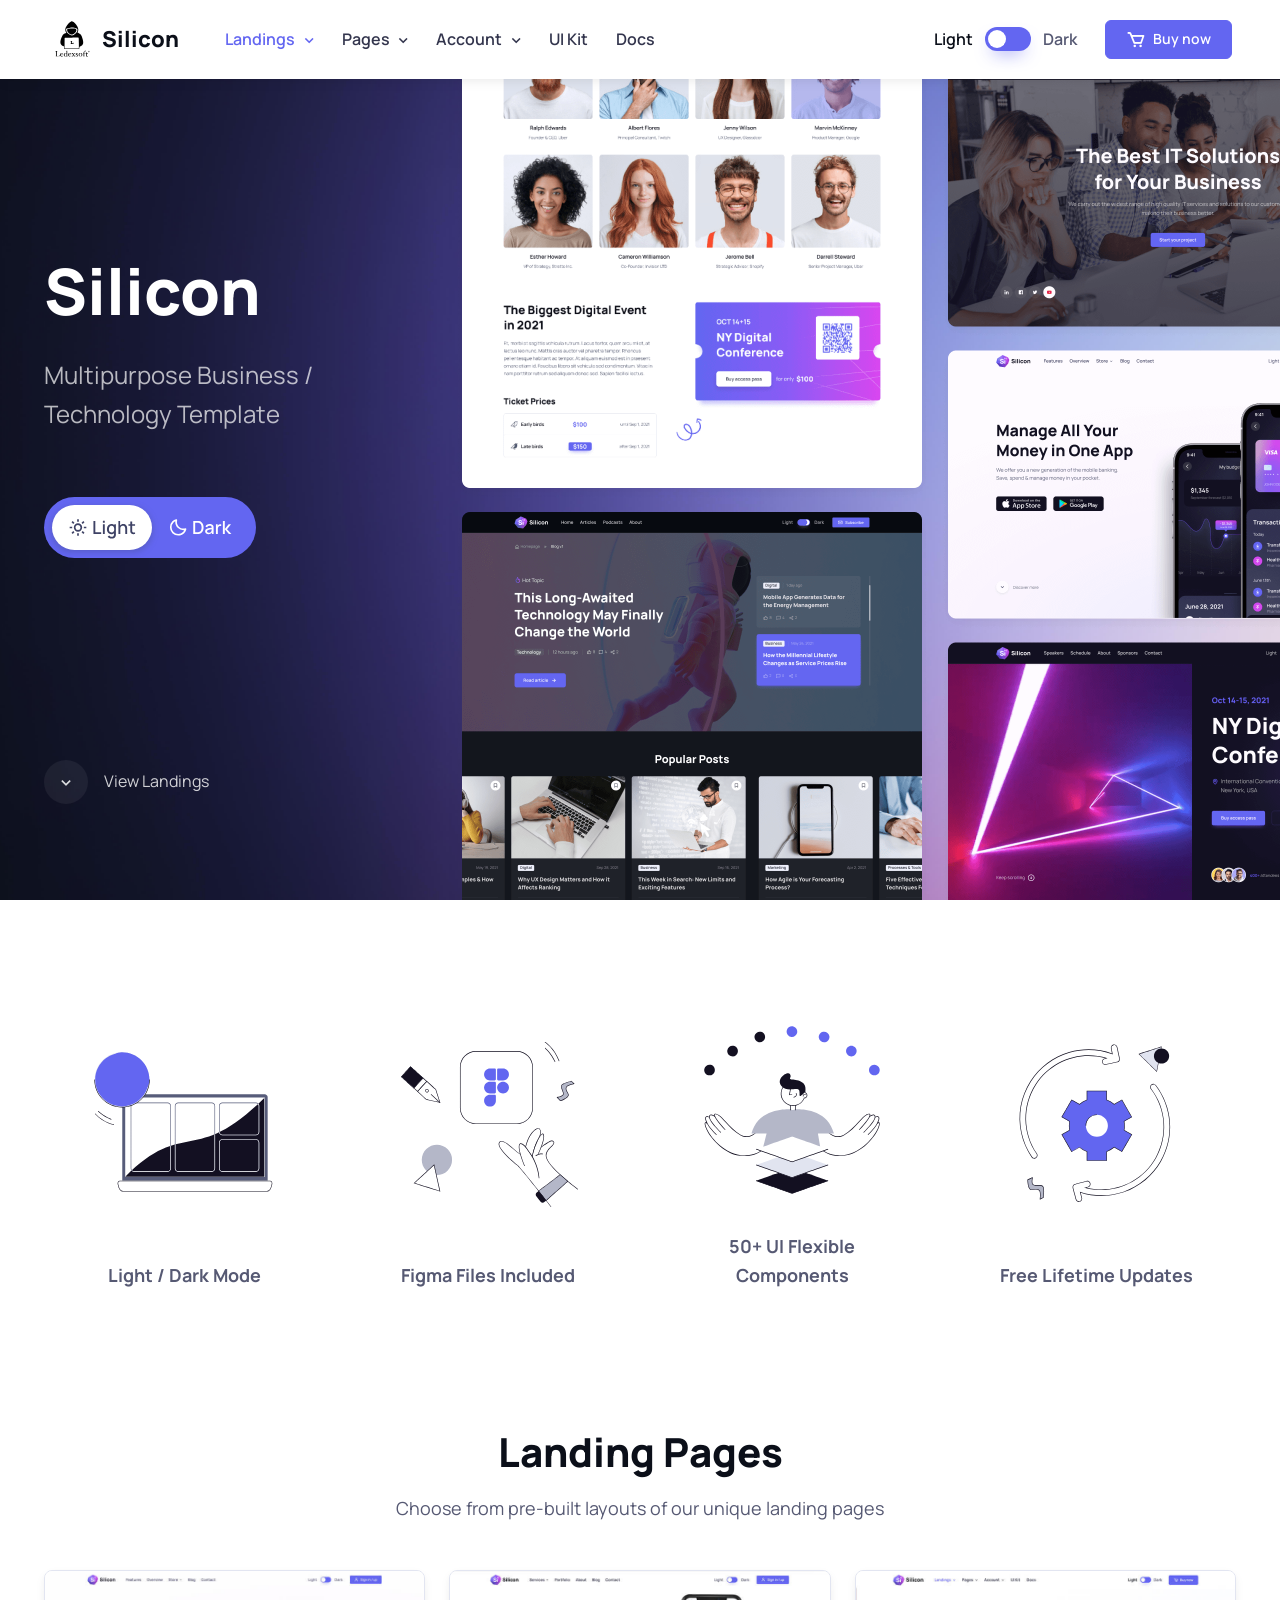
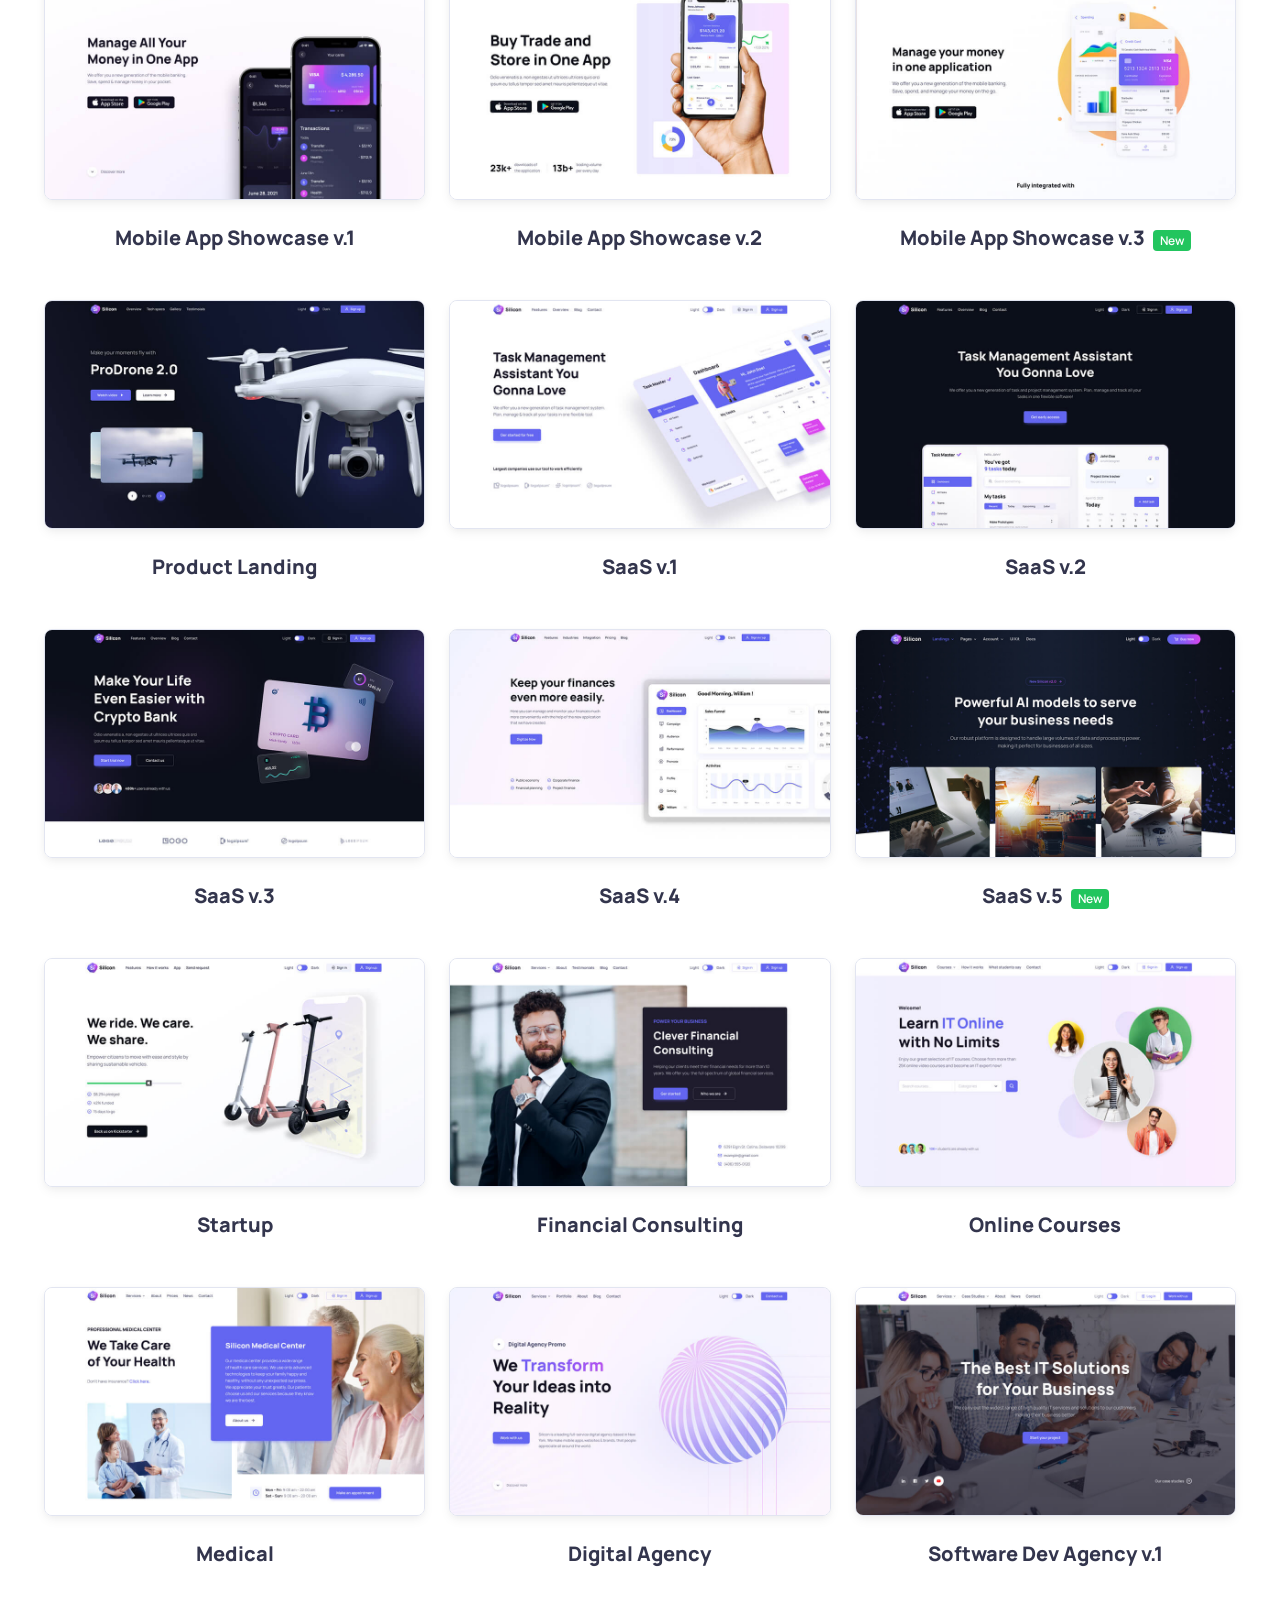
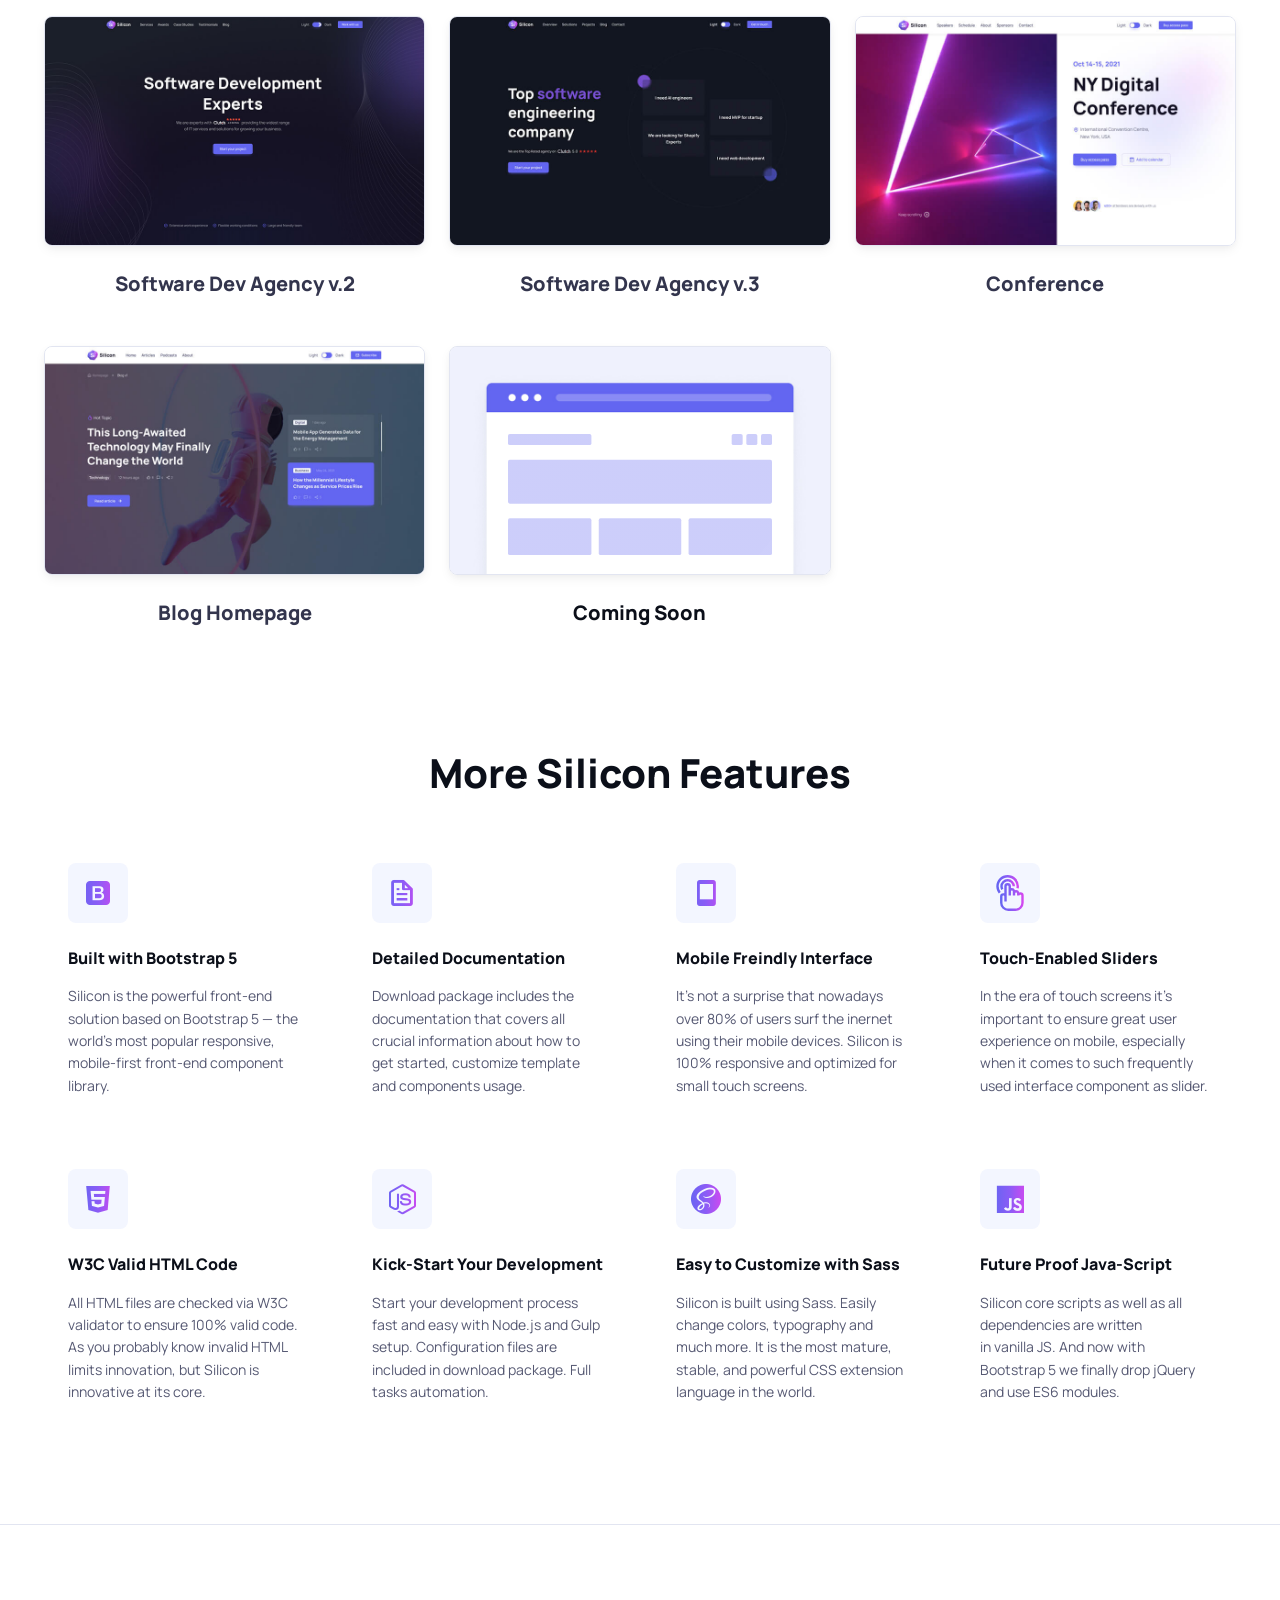
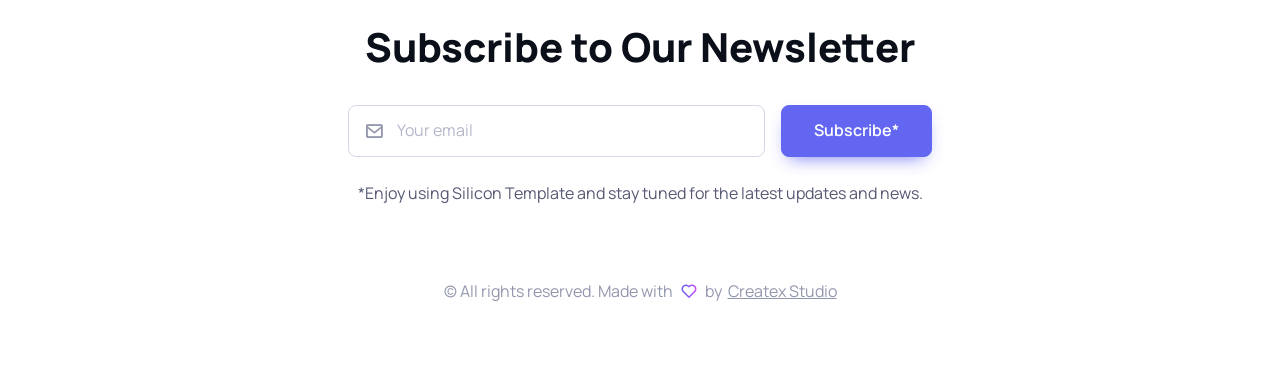
<file: index.htm>
﻿<!DOCTYPE html>
<html lang="en" data-bs-theme="light">
  <head>
    <meta charset="utf-8">
    <title>Silicon | Multipurpose Business / Technology Template</title>

    <!-- SEO Meta Tags-->
    <meta name="description" content="Silicon - Multipurpose Technology Bootstrap Template">
    <meta name="keywords" content="bootstrap, business, creative agency, construction, services, e-commerce, shopping cart, mobile app showcase, multipurpose, shop, ui kit, marketing, seo, landing, html5, css3, javascript, gallery, slider, touch, creative">
    <meta name="author" content="Createx Studio">

    <!-- Viewport-->
    <meta name="viewport" content="width=device-width, initial-scale=1">

    <!-- Theme switcher (color modes) -->
    <script src="assets/js/theme-switcher.js"></script>

    <!-- Favicon and Touch Icons-->
    <link rel="apple-touch-icon" sizes="180x180" href="assets/favicon/apple-touch-icon.png">
    <link rel="icon" type="image/png" sizes="32x32" href="assets/favicon/favicon-32x32.png">
    <link rel="icon" type="image/png" sizes="16x16" href="assets/favicon/favicon-16x16.png">
    <link rel="manifest" href="assets/favicon/site.webmanifest">
    <link rel="mask-icon" href="assets/favicon/safari-pinned-tab.svg" color="#6366f1">
    <link rel="shortcut icon" href="assets/favicon/favicon.ico">
    <meta name="msapplication-TileColor" content="#080032">
    <meta name="msapplication-config" content="assets/favicon/browserconfig.xml">
    <meta name="theme-color" content="#ffffff">

    <!-- Vendor Styles-->
    <link rel="stylesheet" media="screen" href="assets/vendor/boxicons/css/boxicons.min.css">
    <link rel="stylesheet" media="screen" href="assets/vendor/swiper/swiper-bundle.min.css">

    <!-- Main Theme Styles + Bootstrap-->
    <link rel="stylesheet" media="screen" href="assets/css/theme.min.css">

    <!-- Page loading styles -->
    <style>
      .page-loading {
        position: fixed;
        top: 0;
        right: 0;
        bottom: 0;
        left: 0;
        width: 100%;
        height: 100%;
        -webkit-transition: all .4s .2s ease-in-out;
        transition: all .4s .2s ease-in-out;
        background-color: #fff;
        opacity: 0;
        visibility: hidden;
        z-index: 9999;
      }
      [data-bs-theme="dark"] .page-loading {
        background-color: #0b0f19;
      }
      .page-loading.active {
        opacity: 1;
        visibility: visible;
      }
      .page-loading-inner {
        position: absolute;
        top: 50%;
        left: 0;
        width: 100%;
        text-align: center;
        -webkit-transform: translateY(-50%);
        transform: translateY(-50%);
        -webkit-transition: opacity .2s ease-in-out;
        transition: opacity .2s ease-in-out;
        opacity: 0;
      }
      .page-loading.active > .page-loading-inner {
        opacity: 1;
      }
      .page-loading-inner > span {
        display: block;
        font-size: 1rem;
        font-weight: normal;
        color: #9397ad;
      }
      [data-bs-theme="dark"] .page-loading-inner > span {
        color: #fff;
        opacity: .6;
      }
      .page-spinner {
        display: inline-block;
        width: 2.75rem;
        height: 2.75rem;
        margin-bottom: .75rem;
        vertical-align: text-bottom;
        border: .15em solid #b4b7c9;
        border-right-color: transparent;
        border-radius: 50%;
        -webkit-animation: spinner .75s linear infinite;
        animation: spinner .75s linear infinite;
      }
      [data-bs-theme="dark"] .page-spinner {
        border-color: rgba(255,255,255,.4);
        border-right-color: transparent;
      }
      @-webkit-keyframes spinner {
        100% {
          -webkit-transform: rotate(360deg);
          transform: rotate(360deg);
        }
      }
      @keyframes spinner {
        100% {
          -webkit-transform: rotate(360deg);
          transform: rotate(360deg);
        }
      }
    </style>

    <!-- Page loading scripts -->
    <script>
      (function () {
        window.onload = function () {
          const preloader = document.querySelector('.page-loading');
          preloader.classList.remove('active');
          setTimeout(function () {
            preloader.remove();
          }, 1000);
        };
      })();
    </script>

    <!-- Google Tag Manager -->
    <script>
      (function(w,d,s,l,i){w[l]=w[l]||[];w[l].push({'gtm.start':
      new Date().getTime(),event:'gtm.js'});var f=d.getElementsByTagName(s)[0],
      j=d.createElement(s),dl=l!='dataLayer'?'&l='+l:'';j.async=true;j.src=
      'https://www.googletagmanager.com/gtm.js?id='+i+dl;f.parentNode.insertBefore(j,f);
      })(window,document,'script','dataLayer','GTM-WKV3GT5');
    </script>
  </head>


  <!-- Body -->
  <body>
    
    <!-- Google Tag Manager (noscript)-->
    <noscript>
      <iframe src="//www.googletagmanager.com/ns.html?id=GTM-WKV3GT5" height="0" width="0" style="display: none; visibility: hidden;" title="Google Tag Manager"></iframe>
    </noscript>

    <!-- Page loading spinner -->
    <div class="page-loading active">
      <div class="page-loading-inner">
        <div class="page-spinner"></div><span>Loading...</span>
      </div>
    </div>
    

    <!-- Page wrapper for sticky footer -->
    <!-- Wraps everything except footer to push footer to the bottom of the page if there is little content -->
    <main class="page-wrapper">


      <!-- Navbar -->
      <!-- Remove "fixed-top" class to make navigation bar scrollable with the page -->
      <header class="header navbar navbar-expand-lg bg-light shadow-sm fixed-top">
        <div class="container px-3">
          <a href="index.html" class="navbar-brand pe-3">
            <img src="assets/img/logo.svg" width="47" alt="Silicon">
            Silicon
          </a>
          <div id="navbarNav" class="offcanvas offcanvas-end">
            <div class="offcanvas-header border-bottom">
              <h5 class="offcanvas-title">Menu</h5>
              <button type="button" class="btn-close" data-bs-dismiss="offcanvas" aria-label="Close"></button>
            </div>
            <div class="offcanvas-body">
              <ul class="navbar-nav me-auto mb-2 mb-lg-0">
                <li class="nav-item dropdown">
                  <a href="#" class="nav-link dropdown-toggle active" data-bs-toggle="dropdown" aria-current="page">Landings</a>
                  <div class="dropdown-menu p-0">
                    <div class="d-lg-flex">
                      <div class="mega-dropdown-column d-flex justify-content-center align-items-center rounded-3 rounded-end-0 px-0" style="margin: -1px; background-color: #f3f6ff;">
                        <img src="assets/img/landings.jpg" alt="Landings">
                      </div>
                      <div class="mega-dropdown-column pt-lg-3 pb-lg-4" style="--si-mega-dropdown-column-width: 15rem;">
                        <ul class="list-unstyled mb-0">
                          <li><a href="index.html" class="dropdown-item">Template Intro Page</a></li>
                          <li><a href="landing-mobile-app-showcase-v1.html" class="dropdown-item">Mobile App Showcase v.1</a></li>
                          <li><a href="landing-mobile-app-showcase-v2.html" class="dropdown-item">Mobile App Showcase v.2</a></li>
                          <li><a href="landing-mobile-app-showcase-v3.html" class="dropdown-item">Mobile App Showcase v.3<span class="badge bg-success ms-2">New</span></a></li>
                          <li><a href="landing-product.html" class="dropdown-item d-flex align-items-center">Product Landing</a></li>
                          <li><a href="landing-saas-v1.html" class="dropdown-item">SaaS v.1</a></li>
                          <li><a href="landing-saas-v2.html" class="dropdown-item">SaaS v.2</a></li>
                          <li><a href="landing-saas-v3.html" class="dropdown-item">SaaS v.3</a></li>
                          <li><a href="landing-saas-v4.html" class="dropdown-item">SaaS v.4</a></li>
                          <li><a href="landing-saas-v5.html" class="dropdown-item">SaaS v.5<span class="badge bg-success ms-2">New</span></a></li>
                        </ul>
                      </div>
                      <div class="mega-dropdown-column pt-lg-3 pb-lg-4">
                        <ul class="list-unstyled mb-0">
                          <li><a href="landing-startup.html" class="dropdown-item d-flex align-items-center">Startup</a></li>
                          <li><a href="landing-financial.html" class="dropdown-item">Financial Consulting</a></li>
                          <li><a href="landing-online-courses.html" class="dropdown-item">Online Courses</a></li>
                          <li><a href="landing-medical.html" class="dropdown-item">Medical</a></li>
                          <li><a href="landing-software-dev-agency-v1.html" class="dropdown-item">Software Dev Agency v.1</a></li>
                          <li><a href="landing-software-dev-agency-v2.html" class="dropdown-item">Software Dev Agency v.2</a></li>
                          <li><a href="landing-software-dev-agency-v3.html" class="dropdown-item">Software Dev Agency v.3</a></li>
                          <li><a href="landing-conference.html" class="dropdown-item">Conference</a></li>
                          <li><a href="landing-digital-agency.html" class="dropdown-item">Digital Agency</a></li>
                          <li><a href="landing-blog.html" class="dropdown-item">Blog Homepage</a></li>
                        </ul>
                      </div>
                    </div>
                  </div>
                </li>
                <li class="nav-item dropdown">
                  <a href="#" class="nav-link dropdown-toggle" data-bs-toggle="dropdown">Pages</a>
                  <div class="dropdown-menu">
                    <div class="d-lg-flex pt-lg-3">
                      <div class="mega-dropdown-column">
                        <h6 class="px-3 mb-2">About</h6>
                        <ul class="list-unstyled mb-3">
                          <li><a href="about-v1.html" class="dropdown-item py-1">About v.1</a></li>
                          <li><a href="about-v2.html" class="dropdown-item py-1">About v.2</a></li>
                          <li><a href="about-v3.html" class="dropdown-item py-1">About v.3</a></li>
                        </ul>
                        <h6 class="px-3 mb-2">Blog</h6>
                        <ul class="list-unstyled mb-3">
                          <li><a href="blog-list-with-sidebar.html" class="dropdown-item py-1">List View with Sidebar</a></li>
                          <li><a href="blog-grid-with-sidebar.html" class="dropdown-item py-1">Grid View with Sidebar</a></li>
                          <li><a href="blog-list-no-sidebar.html" class="dropdown-item py-1">List View no Sidebar</a></li>
                          <li><a href="blog-grid-no-sidebar.html" class="dropdown-item py-1">Grid View no Sidebar</a></li>
                          <li><a href="blog-simple-feed.html" class="dropdown-item py-1">Simple Feed</a></li>
                          <li><a href="blog-single.html" class="dropdown-item py-1">Single Post</a></li>
                          <li><a href="blog-podcast.html" class="dropdown-item py-1">Podcast</a></li>
                        </ul>
                      </div>
                      <div class="mega-dropdown-column">
                        <h6 class="px-3 mb-2">Portfolio</h6>
                        <ul class="list-unstyled mb-3">
                          <li><a href="portfolio-grid.html" class="dropdown-item py-1">Grid View</a></li>
                          <li><a href="portfolio-list.html" class="dropdown-item py-1">List View</a></li>
                          <li><a href="portfolio-slider.html" class="dropdown-item py-1">Slider View</a></li>
                          <li><a href="portfolio-courses.html" class="dropdown-item py-1">Courses</a></li>
                          <li><a href="portfolio-single-project.html" class="dropdown-item py-1">Single Project</a></li>
                          <li><a href="portfolio-single-course.html" class="dropdown-item py-1">Single Course</a></li>
                        </ul>
                        <h6 class="px-3 mb-2">Services</h6>
                        <ul class="list-unstyled mb-3">
                          <li><a href="services-v1.html" class="dropdown-item py-1">Services v.1</a></li>
                          <li><a href="services-v2.html" class="dropdown-item py-1">Services v.2</a></li>
                          <li><a href="services-single-v1.html" class="dropdown-item py-1">Service Details v.1</a></li>
                          <li><a href="services-single-v2.html" class="dropdown-item py-1">Service Details v.2</a></li>
                        </ul>
                      </div>
                      <div class="mega-dropdown-column">
                        <h6 class="px-3 mb-2">Pricing</h6>
                        <ul class="list-unstyled mb-3">
                          <li><a href="pricing.html" class="dropdown-item py-1">Pricing Page</a></li>
                        </ul>
                        <h6 class="px-3 mb-2">Contacts</h6>
                        <ul class="list-unstyled mb-3">
                          <li><a href="contacts-v1.html" class="dropdown-item py-1">Contacts v.1</a></li>
                          <li><a href="contacts-v2.html" class="dropdown-item py-1">Contacts v.2</a></li>
                          <li><a href="contacts-v3.html" class="dropdown-item py-1">Contacts v.3</a></li>
                        </ul>
                        <h6 class="px-3 mb-2">Specialty</h6>
                        <ul class="list-unstyled">
                          <li><a href="404-v1.html" class="dropdown-item py-1">404 Error v.1</a></li>
                          <li><a href="404-v2.html" class="dropdown-item py-1">404 Error v.2</a></li>
                        </ul>
                      </div>
                    </div>
                  </div>
                </li>
                <li class="nav-item dropdown">
                  <a href="#" class="nav-link dropdown-toggle" data-bs-toggle="dropdown">Account</a>
                  <ul class="dropdown-menu">
                    <li><a href="account-details.html" class="dropdown-item">Account Details</a></li>
                    <li><a href="account-security.html" class="dropdown-item">Security</a></li>
                    <li><a href="account-notifications.html" class="dropdown-item">Notifications</a></li>
                    <li><a href="account-messages.html" class="dropdown-item">Messages</a></li>
                    <li><a href="account-saved-items.html" class="dropdown-item">Saved Items</a></li>
                    <li><a href="account-collections.html" class="dropdown-item">My Collections</a></li>
                    <li><a href="account-payment.html" class="dropdown-item">Payment Details</a></li>
                    <li><a href="account-signin.html" class="dropdown-item">Sign In</a></li>
                    <li><a href="account-signup.html" class="dropdown-item">Sign Up</a></li>
                  </ul>
                </li>
                <li class="nav-item">
                  <a href="components/typography.html" class="nav-link">UI Kit</a>
                </li>
                <li class="nav-item">
                  <a href="docs/getting-started.html" class="nav-link">Docs</a>
                </li>
              </ul>
            </div>
            <div class="offcanvas-header border-top">
              <a href="https://themes.getbootstrap.com/product/silicon-business-technology-template-ui-kit/" class="btn btn-primary w-100" target="_blank" rel="noopener">
                <i class="bx bx-cart fs-4 lh-1 me-1"></i>
                &nbsp;Buy now
              </a>
            </div>      
          </div>
          <div class="form-check form-switch mode-switch pe-lg-1 ms-auto me-4" data-bs-toggle="mode">
            <input type="checkbox" class="form-check-input" id="theme-mode">
            <label class="form-check-label d-none d-sm-block" for="theme-mode">Light</label>
            <label class="form-check-label d-none d-sm-block" for="theme-mode">Dark</label>
          </div>
          <button type="button" class="navbar-toggler" data-bs-toggle="offcanvas" data-bs-target="#navbarNav" aria-controls="navbarNav" aria-expanded="false" aria-label="Toggle navigation">
            <span class="navbar-toggler-icon"></span>
          </button>
          <a href="https://themes.getbootstrap.com/product/silicon-business-technology-template-ui-kit/" class="btn btn-primary btn-sm fs-sm rounded d-none d-lg-inline-flex" target="_blank" rel="noopener">
            <i class="bx bx-cart fs-5 lh-1 me-1"></i>
            &nbsp;Buy now
          </a>
        </div>
      </header>


      <!-- Hero -->
      <section class="vh-100 bg-repeat-0 bg-position-center bg-size-cover overflow-hidden" style="background-image: url(assets/img/landing/intro/hero/bg.jpg);" data-bs-theme="dark">
        <div class="container vh-100">
          <div class="row flex-nowrap vh-100">
            <div class="col-lg-4 col-md-5 d-flex flex-column text-center text-md-start py-5">
              <h1 class="display-3 mt-auto mb-4">Silicon</h1>
              <p class="lead text-light opacity-70 pb-5 mb-0 mb-md-3">Multipurpose Business /<br class="d-none d-md-inline"> Technology Template</p>
              <img src="assets/img/landing/intro/hero/switcher.svg" width="212" class="d-block mx-auto mx-md-0" alt="Light / Dark Mode">
              <div class="position-relative d-flex align-items-center justify-content-center justify-content-md-start mb-md-4 mb-lg-5 mt-auto">
                <div class="btn btn-icon btn-secondary rounded-circle">
                  <i class="bx bx-chevron-down"></i>
                </div>
                <a href="#landings" class="nav-link stretched-link text-light fw-normal opacity-80 py-2 px-3" data-scroll="" data-scroll-offset="70">View Landings</a>
              </div>
            </div>
            <div class="d-flex flex-shrink-0 align-items-start">
              <img src="assets/img/landing/intro/hero/screens01.png" class="rellax d-block flex-shrink-0 mt-n5" width="486" height="1390" alt="Screens" data-rellax-speed="4" data-disable-parallax-down="md">
              <img src="assets/img/landing/intro/hero/screens02.png" class="rellax d-block flex-shrink-0 mt-5" width="486" height="1470" alt="Screens" data-rellax-speed="-4" data-disable-parallax-down="md">
              <img src="assets/img/landing/intro/hero/screens03.png" class="rellax d-block flex-shrink-0" width="486" height="1480" alt="Screens" data-rellax-speed="4" data-disable-parallax-down="md">
            </div>
          </div>
        </div>
      </section>


      <!-- Main features (Slider on narrow scrreens) -->
      <section class="container pt-5">
        <div class="swiper mt-n3 mt-md-0 pt-md-4 pt-lg-5 mx-n2" data-swiper-options='{
          "slidesPerView": 1,
          "spaceBetween": 8,
          "pagination": {
            "el": ".swiper-pagination",
            "clickable": true
          },
          "navigation": {
            "prevEl": "#prev-news",
            "nextEl": "#next-news"
          },
          "breakpoints": {
            "500": {
              "slidesPerView": 2
            },
            "700": {
              "slidesPerView": 3
            },
            "1000": {
              "slidesPerView": 4
            }
          }
        }'>
          <div class="swiper-wrapper">

            <!-- Item -->
            <div class="swiper-slide h-auto pb-3">
              <div class="card card-hover bg-light border-0 animation-on-hover h-100 mx-2">
                <lottie-player class="d-dark-mode-none mx-auto mt-4 mb-2" src="assets/json/animation-feature-1-light.json" background="transparent" speed="1.25" loop="" style="width: 180px;"></lottie-player>
                <lottie-player class="d-none d-dark-mode-block mx-auto mt-4 mb-2" src="assets/json/animation-feature-1-dark.json" background="transparent" speed="1.25" loop="" style="width: 180px;"></lottie-player>
                <div class="card-body fs-lg fw-semibold text-center">Light / Dark Mode</div>
              </div>
            </div>

            <!-- Item -->
            <div class="swiper-slide h-auto pb-3">
              <div class="card card-hover bg-light border-0 animation-on-hover h-100 mx-2">
                <lottie-player class="d-dark-mode-none mx-auto mt-4 mb-2" src="assets/json/animation-feature-2-light.json" background="transparent" speed="1.25" loop="" style="width: 180px;"></lottie-player>
                <lottie-player class="d-none d-dark-mode-block mx-auto mt-4 mb-2" src="assets/json/animation-feature-2-dark.json" background="transparent" speed="1.25" loop="" style="width: 180px;"></lottie-player>
                <div class="card-body fs-lg fw-semibold text-center">Figma Files Included</div>
              </div>
            </div>

            <!-- Item -->
            <div class="swiper-slide h-auto pb-3">
              <div class="card card-hover bg-light border-0 animation-on-hover h-100 mx-2">
                <lottie-player class="d-dark-mode-none mx-auto mt-4 mb-2" src="assets/json/animation-feature-3-light.json" background="transparent" speed="1.25" loop="" style="width: 180px;"></lottie-player>
                <lottie-player class="d-none d-dark-mode-block mx-auto mt-4 mb-2" src="assets/json/animation-feature-3-dark.json" background="transparent" speed="1.25" loop="" style="width: 180px;"></lottie-player>
                <div class="card-body fs-lg fw-semibold text-center">50+ UI Flexible Components</div>
              </div>
            </div>

            <!-- Item -->
            <div class="swiper-slide h-auto pb-3">
              <div class="card card-hover bg-light border-0 animation-on-hover h-100 mx-2">
                <lottie-player class="d-dark-mode-none mx-auto mt-4 mb-2" src="assets/json/animation-feature-4-light.json" background="transparent" speed="1.25" loop="" style="width: 180px;"></lottie-player>
                <lottie-player class="d-none d-dark-mode-block mx-auto mt-4 mb-2" src="assets/json/animation-feature-4-dark.json" background="transparent" speed="1.25" loop="" style="width: 180px;"></lottie-player>
                <div class="card-body fs-lg fw-semibold text-center">Free Lifetime Updates</div>
              </div>
            </div>
          </div>
      
          <!-- Pagination (bullets) -->
          <div class="swiper-pagination position-relative bottom-0 mt-2"></div>
        </div>
      </section>


      <!-- Landings (Grid) -->
      <section id="landings" class="container text-center pt-5 mt-2 mt-md-4 mt-lg-5">
        <h2 class="h1 pt-2 pt-lg-0">Landing Pages</h2>
        <p class="fs-lg pb-2 pb-md-3 pb-lg-0 mb-4 mb-lg-5">Choose from pre-built layouts of our unique landing pages</p>
        <div class="row row-cols-1 row-cols-sm-2 row-cols-lg-3">
          <div class="col card-hover shadow-none bg-none position-relative mb-4 mb-lg-5">
            <img src="assets/img/landing/intro/landings/mobile-app-showcase-v1.jpg" class="b-block border rounded-3 shadow-sm" alt="Mobile App Showcase v.1">
            <h3 class="h5 mt-4 mb-3 mb-lg-0">
              <a href="landing-mobile-app-showcase-v1.html" class="stretched-link">Mobile App Showcase v.1</a>
            </h3>
          </div>
          <div class="col card-hover shadow-none bg-none position-relative mb-4 mb-lg-5">
            <img src="assets/img/landing/intro/landings/mobile-app-showcase-v2.jpg" class="b-block border rounded-3 shadow-sm" alt="Mobile App Showcase v.2">
            <h3 class="h5 mt-4 mb-3 mb-lg-0">
              <a href="landing-mobile-app-showcase-v2.html" class="stretched-link">Mobile App Showcase v.2</a>
            </h3>
          </div>
          <div class="col card-hover shadow-none bg-none position-relative mb-4 mb-lg-5">
            <img src="assets/img/landing/intro/landings/mobile-app-showcase-v3.jpg" class="b-block border rounded-3 shadow-sm" alt="Mobile App Showcase v.3">
            <h3 class="h5 mt-4 mb-3 mb-lg-0">
              <a href="landing-mobile-app-showcase-v3.html" class="stretched-link">Mobile App Showcase v.3<span class="badge bg-success fs-xs ms-2">New</span></a>
            </h3>
          </div>
          <div class="col card-hover shadow-none bg-none position-relative mb-4 mb-lg-5">
            <img src="assets/img/landing/intro/landings/product-landing.jpg" class="b-block border rounded-3 shadow-sm" alt="Product Landing">
            <h3 class="h5 mt-4 mb-3 mb-lg-0">
              <a href="landing-product.html" class="d-flex justify-content-center align-items-center stretched-link">Product Landing</a>
            </h3>
          </div>
          <div class="col card-hover shadow-none bg-none position-relative mb-4 mb-lg-5">
            <img src="assets/img/landing/intro/landings/saas-v1.jpg" class="b-block border rounded-3 shadow-sm" alt="SaaS v.1">
            <h3 class="h5 mt-4 mb-3 mb-lg-0">
              <a href="landing-saas-v1.html" class="stretched-link">SaaS v.1</a>
            </h3>
          </div>
          <div class="col card-hover shadow-none bg-none position-relative mb-4 mb-lg-5">
            <img src="assets/img/landing/intro/landings/saas-v2.jpg" class="b-block border rounded-3 shadow-sm" alt="SaaS v.2">
            <h3 class="h5 mt-4 mb-3 mb-lg-0">
              <a href="landing-saas-v2.html" class="stretched-link">SaaS v.2</a>
            </h3>
          </div>
          <div class="col card-hover shadow-none bg-none position-relative mb-4 mb-lg-5">
            <img src="assets/img/landing/intro/landings/saas-v3.jpg" class="b-block border rounded-3 shadow-sm" alt="SaaS v.3">
            <h3 class="h5 mt-4 mb-3 mb-lg-0">
              <a href="landing-saas-v3.html" class="stretched-link">SaaS v.3</a>
            </h3>
          </div>
          <div class="col card-hover shadow-none bg-none position-relative mb-4 mb-lg-5">
            <img src="assets/img/landing/intro/landings/saas-v4.jpg" class="b-block border rounded-3 shadow-sm" alt="SaaS v.4">
            <h3 class="h5 mt-4 mb-3 mb-lg-0">
              <a href="landing-saas-v4.html" class="stretched-link">SaaS v.4</a>
            </h3>
          </div>
          <div class="col card-hover shadow-none bg-none position-relative mb-4 mb-lg-5">
            <img src="assets/img/landing/intro/landings/saas-v5.jpg" class="b-block border rounded-3 shadow-sm" alt="SaaS v.4">
            <h3 class="h5 mt-4 mb-3 mb-lg-0">
              <a href="landing-saas-v5.html" class="stretched-link">SaaS v.5<span class="badge bg-success fs-xs ms-2">New</span></a>
            </h3>
          </div>
          <div class="col card-hover shadow-none bg-none position-relative mb-4 mb-lg-5">
            <img src="assets/img/landing/intro/landings/startup.jpg" class="b-block border rounded-3 shadow-sm" alt="Mobile App Showcase v.2">
            <h3 class="h5 mt-4 mb-3 mb-lg-0">
              <a href="landing-startup.html" class="d-flex justify-content-center align-items-center stretched-link">Startup</a>
            </h3>
          </div>
          <div class="col card-hover shadow-none bg-none position-relative mb-4 mb-lg-5">
            <img src="assets/img/landing/intro/landings/financial.jpg" class="b-block border rounded-3 shadow-sm" alt="Financial Consulting">
            <h3 class="h5 mt-4 mb-3 mb-lg-0">
              <a href="landing-financial.html" class="stretched-link">Financial Consulting</a>
            </h3>
          </div>
          <div class="col card-hover shadow-none bg-none position-relative mb-4 mb-lg-5">
            <img src="assets/img/landing/intro/landings/online-courses.jpg" class="b-block border rounded-3 shadow-sm" alt="Online Courses">
            <h3 class="h5 mt-4 mb-3 mb-lg-0">
              <a href="landing-online-courses.html" class="stretched-link">Online Courses</a>
            </h3>
          </div>
          <div class="col card-hover shadow-none bg-none position-relative mb-4 mb-lg-5">
            <img src="assets/img/landing/intro/landings/medical.jpg" class="b-block border rounded-3 shadow-sm" alt="Medical">
            <h3 class="h5 mt-4 mb-3 mb-lg-0">
              <a href="landing-medical.html" class="stretched-link">Medical</a>
            </h3>
          </div>
          <div class="col card-hover shadow-none bg-none position-relative mb-4 mb-lg-5">
            <img src="assets/img/landing/intro/landings/digital-agency.jpg" class="b-block border rounded-3 shadow-sm" alt="Digital Agency">
            <h3 class="h5 mt-4 mb-3 mb-lg-0">
              <a href="landing-digital-agency.html" class="stretched-link">Digital Agency</a>
            </h3>
          </div>
          <div class="col card-hover shadow-none bg-none position-relative mb-4 mb-lg-5">
            <img src="assets/img/landing/intro/landings/software-agency-v1.jpg" class="b-block border rounded-3 shadow-sm" alt="Software Dev Agency v.1">
            <h3 class="h5 mt-4 mb-3 mb-lg-0">
              <a href="landing-software-dev-agency-v1.html" class="stretched-link">Software Dev Agency v.1</a>
            </h3>
          </div>
          <div class="col card-hover shadow-none bg-none position-relative mb-4 mb-lg-5">
            <img src="assets/img/landing/intro/landings/software-agency-v2.jpg" class="b-block border rounded-3 shadow-sm" alt="Software Dev Agency v.2">
            <h3 class="h5 mt-4 mb-3 mb-lg-0">
              <a href="landing-software-dev-agency-v2.html" class="stretched-link">Software Dev Agency v.2</a>
            </h3>
          </div>
          <div class="col card-hover shadow-none bg-none position-relative mb-4 mb-lg-5">
            <img src="assets/img/landing/intro/landings/software-agency-v3.jpg" class="b-block border rounded-3 shadow-sm" alt="Software Dev Agency v.3">
            <h3 class="h5 mt-4 mb-3 mb-lg-0">
              <a href="landing-software-dev-agency-v3.html" class="stretched-link">Software Dev Agency v.3</a>
            </h3>
          </div>
          <div class="col card-hover shadow-none bg-none position-relative mb-4 mb-lg-5">
            <img src="assets/img/landing/intro/landings/conference.jpg" class="b-block border rounded-3 shadow-sm" alt="Conference">
            <h3 class="h5 mt-4 mb-3 mb-lg-0">
              <a href="landing-conference.html" class="stretched-link">Conference</a>
            </h3>
          </div>
          <div class="col card-hover shadow-none bg-none position-relative mb-4 mb-lg-5">
            <img src="assets/img/landing/intro/landings/blog-homepage.jpg" class="b-block border rounded-3 shadow-sm" alt="Blog Homepage">
            <h3 class="h5 mt-4 mb-3 mb-lg-0">
              <a href="landing-blog.html" class="stretched-link">Blog Homepage</a>
            </h3>
          </div>
          <div class="col position-relative mb-4 mb-lg-5">
            <div class="position-relative">
              <img src="assets/img/landing/intro/landings/placeholder.jpg" class="b-block border rounded-3 shadow-sm" alt="Placeholder">
              <div class="position-absolute" style="top: 38.4%; padding-left: 15.38%; padding-right: 15.38%;">
                <img src="assets/img/landing/intro/landings/wireframe.svg" class="placeholder placeholder-wave bg-transparent opacity-80" alt="">
              </div>
            </div>
            <h3 class="h5 mt-4 mb-3 mb-lg-0">
              <span class="nav-link justify-content-center fw-bold pe-none p-0">Coming Soon</span>
            </h3>
          </div>
        </div>
      </section>


      <!-- More features (Grid) -->
      <section class="container pt-4 pb-5 py-lg-5">
        <h2 class="h1 text-center pt-1 pt-md-3 pt-lg-4 pb-3 pb-md-4 mb-0 mb-lg-3">More Silicon Features</h2>
        <div class="row row-cols-1 row-cols-sm-2 row-cols-md-3 row-cols-lg-4 g-2 g-lg-3 g-xl-4 pb-md-3 pb-lg-5">

          <!-- Item -->
          <div class="col">
            <div class="card h-100 bg-transparent border-0">
              <div class="bg-secondary rounded-3 w-auto lh-1 p-2 mt-4 ms-4 me-auto">
                <i class="bx bxl-bootstrap fs-2 text-gradient-primary" style="padding: .375rem;"></i>
              </div>
              <div class="card-body">
                <h3 class="h6">Built with Bootstrap 5</h3>
                <p class="fs-sm mb-0">Silicon is the powerful front-end solution based on Bootstrap 5 — the world’s most popular responsive, mobile-first front-end component library.</p>
              </div>
            </div>
          </div>

          <!-- Item -->
          <div class="col">
            <div class="card h-100 bg-transparent border-0">
              <div class="bg-secondary rounded-3 w-auto lh-1 p-2 mt-4 ms-4 me-auto">
                <i class="bx bx-file fs-2 text-gradient-primary" style="padding: .375rem;"></i>
              </div>
              <div class="card-body">
                <h3 class="h6">Detailed Documentation</h3>
                <p class="fs-sm mb-0">Download package includes the documentation that covers all crucial information about how to get started, customize template and components usage.</p>
              </div>
            </div>
          </div>

          <!-- Item -->
          <div class="col">
            <div class="card h-100 bg-transparent border-0">
              <div class="bg-secondary rounded-3 w-auto lh-1 p-2 mt-4 ms-4 me-auto">
                <i class="bx bx-mobile fs-2 text-gradient-primary" style="padding: .375rem;"></i>
              </div>
              <div class="card-body">
                <h3 class="h6">Mobile Freindly Interface</h3>
                <p class="fs-sm mb-0">It's not a surprise that nowadays over 80% of users surf the inernet using their mobile devices. Silicon is 100% responsive and optimized for small touch screens.</p>
              </div>
            </div>
          </div>

          <!-- Item -->
          <div class="col">
            <div class="card h-100 bg-transparent border-0">
              <div class="bg-secondary rounded-3 w-auto lh-1 p-2 mt-4 ms-4 me-auto">
                <svg class="m-1" xmlns="http://www.w3.org/2000/svg" width="36" height="36" fill="none"><g clip-path="url(#D)"><path d="M6.706 11.335c0-4.925 4.007-8.932 8.932-8.932s8.932 4.007 8.932 8.932a9 9 0 0 1-.169 1.73l2.358.463c.142-.723.214-1.461.214-2.193A11.35 11.35 0 0 0 15.638 0 11.35 11.35 0 0 0 4.303 11.335c0 2.566.883 5.081 2.486 7.082l1.875-1.503a8.83 8.83 0 0 1-1.958-5.579z" fill="url(#A)"></path><path d="M15.638 6.407c2.716 0 4.927 2.21 4.927 4.927h2.403a7.34 7.34 0 0 0-7.33-7.33 7.34 7.34 0 0 0-7.33 7.33 7.33 7.33 0 0 0 .959 3.623l2.088-1.19c-.421-.739-.643-1.581-.643-2.433 0-2.716 2.21-4.927 4.926-4.927z" fill="url(#B)"></path><path d="M28.375 17.3a3.31 3.31 0 0 0-1.06.173 3.33 3.33 0 0 0-3.186-2.374c-.392 0-.767.069-1.116.193a3.33 3.33 0 0 0-3.129-2.203c-.32 0-.628.046-.921.131v-1.884a3.33 3.33 0 0 0-3.324-3.324 3.33 3.33 0 0 0-3.324 3.324v6.998c-.293-.084-.602-.131-.921-.131a3.33 3.33 0 0 0-3.324 3.324v6.236a8.25 8.25 0 0 0 8.237 8.237h7.157a8.25 8.25 0 0 0 8.237-8.237v-7.14a3.33 3.33 0 0 0-3.324-3.324zm.921 10.464c0 3.217-2.617 5.834-5.834 5.834h-7.157c-3.217 0-5.834-2.617-5.834-5.834v-6.236c0-.508.413-.921.921-.921s.921.413.921.921v4.852h2.403V11.336c0-.508.413-.921.921-.921s.921.413.921.921v5.077 3.526.684h2.403v-.684-3.526c0-.508.413-.921.921-.921s.921.413.921.921v4.211h2.403v-2.201c0-.508.413-.921.921-.921s.921.413.921.921v2.201h2.403c0-.508.413-.921.921-.921s.921.413.921.921v7.14z" fill="url(#C)"></path></g><defs><lineargradient id="A" x1="4.303" y1="9.252" x2="26.973" y2="9.252" gradientunits="userSpaceOnUse"><stop offset="0" stop-color="#6366f1"></stop><stop offset=".5" stop-color="#8b5cf6"></stop><stop offset="1" stop-color="#d946ef"></stop></lineargradient><lineargradient id="B" x1="8.309" y1="9.506" x2="22.968" y2="9.506" gradientunits="userSpaceOnUse"><stop offset="0" stop-color="#6366f1"></stop><stop offset=".5" stop-color="#8b5cf6"></stop><stop offset="1" stop-color="#d946ef"></stop></lineargradient><lineargradient id="C" x1="8.068" y1="22.073" x2="31.7" y2="22.073" gradientunits="userSpaceOnUse"><stop offset="0" stop-color="#6366f1"></stop><stop offset=".5" stop-color="#8b5cf6"></stop><stop offset="1" stop-color="#d946ef"></stop></lineargradient><clippath id="D"><path fill="#fff" d="M0 0h36v36H0z"></path></clippath></defs></svg>
              </div>
              <div class="card-body">
                <h3 class="h6">Touch-Enabled Sliders</h3>
                <p class="fs-sm mb-0">In the era of touch screens it's important to ensure great user experience on mobile, especially when it comes to such frequently used interface component as slider.</p>
              </div>
            </div>
          </div>

          <!-- Item -->
          <div class="col">
            <div class="card h-100 bg-transparent border-0">
              <div class="bg-secondary rounded-3 w-auto lh-1 p-2 mt-4 ms-4 me-auto">
                <i class="bx bxl-html5 text-gradient-primary m-1" style="font-size: 2.25rem;"></i>
              </div>
              <div class="card-body">
                <h3 class="h6">W3C Valid HTML Code</h3>
                <p class="fs-sm mb-0">All HTML files are checked via W3C validator to ensure 100% valid code. As you probably know invalid HTML limits innovation, but Silicon is innovative at its core.</p>
              </div>
            </div>
          </div>

          <!-- Item -->
          <div class="col">
            <div class="card h-100 bg-transparent border-0">
              <div class="bg-secondary rounded-3 w-auto lh-1 p-2 mt-4 ms-4 me-auto">
                <i class="bx bxl-nodejs text-gradient-primary m-1" style="font-size: 2.25rem;"></i>
              </div>
              <div class="card-body">
                <h3 class="h6">Kick-Start Your Development</h3>
                <p class="fs-sm mb-0">Start your development process fast and easy with Node.js and Gulp setup. Configuration files are included in download package. Full tasks automation.</p>
              </div>
            </div>
          </div>

          <!-- Item -->
          <div class="col">
            <div class="card h-100 bg-transparent border-0">
              <div class="bg-secondary rounded-3 w-auto lh-1 p-2 mt-4 ms-4 me-auto">
                <i class="bx bxl-sass text-gradient-primary m-1" style="font-size: 2.25rem;"></i>
              </div>
              <div class="card-body">
                <h3 class="h6">Easy to Customize with Sass</h3>
                <p class="fs-sm mb-0">Silicon is built using Sass. Easily change colors, typography and much more. It is the most mature, stable, and powerful CSS extension language in the world.</p>
              </div>
            </div>
          </div>

          <!-- Item -->
          <div class="col">
            <div class="card h-100 bg-transparent border-0">
              <div class="bg-secondary rounded-3 w-auto lh-1 p-2 mt-4 ms-4 me-auto">
                <i class="bx bxl-javascript text-gradient-primary m-1" style="font-size: 2.25rem;"></i>
              </div>
              <div class="card-body">
                <h3 class="h6">Future Proof Java-Script</h3>
                <p class="fs-sm mb-0">Silicon core scripts as well as all dependencies are written in vanilla JS. And now with Bootstrap 5 we finally drop jQuery and use ES6 modules.</p>
              </div>
            </div>
          </div>
        </div>
      </section>
    </main>


    <!-- Footer -->
    <footer class="footer border-top pt-5 pb-4 pb-lg-5">
      <div class="container text-center pt-2 pt-md-4 pt-lg-5 pb-xl-3">
        <div class="row justify-content-center pt-xxl-2">
          <div class="col-xl-6 col-lg-7 col-md-9 col-sm-11">
            <h2 class="h1 pb-3 mb-3">Subscribe to Our Newsletter</h2>
            <form class="subscription-form position-relative validate" action="https://studio.us12.list-manage.com/subscribe/post?u=c7103e2c981361a6639545bd5&amp;amp;id=29ca296126" method="post" name="mc-embedded-subscribe-form" target="_blank" novalidate="">
              <div class="d-flex flex-column flex-sm-row">
                <div class="position-relative w-100 mb-3 mb-sm-0 me-sm-3">
                  <input class="form-control form-control-lg ps-5" type="email" name="EMAIL" placeholder="Your email" required="">
                  <i class="bx bx-envelope fs-xl text-muted position-absolute top-50 start-0 translate-middle-y ms-3"></i>
                </div>
                <button class="btn btn-primary shadow-primary btn-lg" type="submit" name="subscribe">Subscribe*</button>
              </div>
              <!-- real people should not fill this in and expect good things - do not remove this or risk form bot signups -->
              <div style="position: absolute; left: -5000px;" aria-hidden="true">
                <input class="subscription-form-antispam" type="text" name="b_c7103e2c981361a6639545bd5_29ca296126" tabindex="-1">
              </div>
              <p class="mt-4 mb-0">*Enjoy using Silicon Template and stay tuned for the latest updates and news.</p>
              <div class="subscription-status position-absolute top-100 start-50 translate-middle-x"></div>
            </form>
          </div>
        </div>
        <div class="pt-5 mt-lg-3 mt-xl-4">
          <p class="text-muted mb-0">&copy; All rights reserved. Made with <i class="bx bx-heart d-inline-block fs-lg text-gradient-primary align-middle mt-n1 mx-1"></i> by&nbsp; <a href="https://createx.studio/" class="text-muted" target="_blank" rel="noopener">Createx Studio</a></p>
        </div>
      </div>
    </footer>


    <!-- Back to top button -->
    <a href="#top" class="btn-scroll-top" data-scroll="">
      <span class="btn-scroll-top-tooltip text-muted fs-sm me-2">Top</span>
      <i class="btn-scroll-top-icon bx bx-chevron-up"></i>
    </a>


    <!-- Vendor Scripts -->
    <script src="assets/vendor/rellax/rellax.min.js"></script>
    <script src="assets/vendor/%40lottiefiles/lottie-player/dist/lottie-player.js"></script>
    <script src="assets/vendor/swiper/swiper-bundle.min.js"></script>

    <!-- Main Theme Script -->
    <script src="assets/js/theme.min.js"></script>
  </body>
</html>
</file>
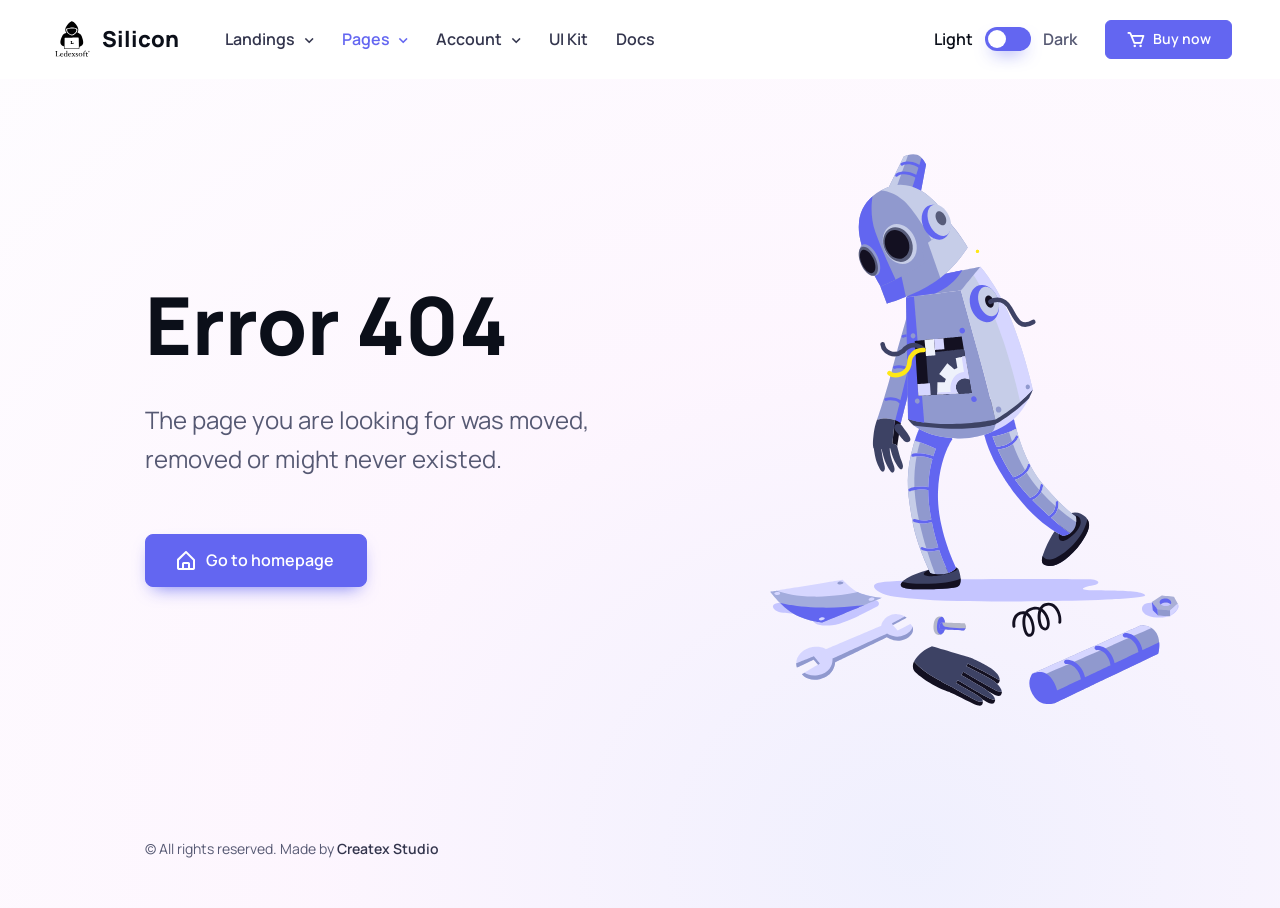
<file: 404-v1.html>
﻿<!DOCTYPE html>
<html lang="en" data-bs-theme="light">
  <head>
    <meta charset="utf-8">
    <title>Silicon | 404 Not Found v1</title>

    <!-- SEO Meta Tags -->
    <meta name="description" content="Silicon - Multipurpose Technology Bootstrap Template">
    <meta name="keywords" content="bootstrap, business, creative agency, mobile app showcase, saas, fintech, finance, online courses, software, medical, conference landing, services, e-commerce, shopping cart, multipurpose, shop, ui kit, marketing, seo, landing, blog, portfolio, html5, css3, javascript, gallery, slider, touch, creative">
    <meta name="author" content="Createx Studio">

    <!-- Viewport -->
    <meta name="viewport" content="width=device-width, initial-scale=1">

    <!-- Theme switcher (color modes) -->
    <script src="assets/js/theme-switcher.js"></script>

    <!-- Favicon and Touch Icons -->
    <link rel="apple-touch-icon" sizes="180x180" href="assets/favicon/apple-touch-icon.png">
    <link rel="icon" type="image/png" sizes="32x32" href="assets/favicon/favicon-32x32.png">
    <link rel="icon" type="image/png" sizes="16x16" href="assets/favicon/favicon-16x16.png">
    <link rel="manifest" href="assets/favicon/site.webmanifest">
    <link rel="mask-icon" href="assets/favicon/safari-pinned-tab.svg" color="#6366f1">
    <link rel="shortcut icon" href="assets/favicon/favicon.ico">
    <meta name="msapplication-TileColor" content="#080032">
    <meta name="msapplication-config" content="assets/favicon/browserconfig.xml">
    <meta name="theme-color" content="#ffffff">

    <!-- Vendor Styles -->
    <link rel="stylesheet" media="screen" href="assets/vendor/boxicons/css/boxicons.min.css">

    <!-- Main Theme Styles + Bootstrap -->
    <link rel="stylesheet" media="screen" href="assets/css/theme.min.css">

    <!-- Page loading styles -->
    <style>
      .page-loading {
        position: fixed;
        top: 0;
        right: 0;
        bottom: 0;
        left: 0;
        width: 100%;
        height: 100%;
        -webkit-transition: all .4s .2s ease-in-out;
        transition: all .4s .2s ease-in-out;
        background-color: #fff;
        opacity: 0;
        visibility: hidden;
        z-index: 9999;
      }
      [data-bs-theme="dark"] .page-loading {
        background-color: #0b0f19;
      }
      .page-loading.active {
        opacity: 1;
        visibility: visible;
      }
      .page-loading-inner {
        position: absolute;
        top: 50%;
        left: 0;
        width: 100%;
        text-align: center;
        -webkit-transform: translateY(-50%);
        transform: translateY(-50%);
        -webkit-transition: opacity .2s ease-in-out;
        transition: opacity .2s ease-in-out;
        opacity: 0;
      }
      .page-loading.active > .page-loading-inner {
        opacity: 1;
      }
      .page-loading-inner > span {
        display: block;
        font-size: 1rem;
        font-weight: normal;
        color: #9397ad;
      }
      [data-bs-theme="dark"] .page-loading-inner > span {
        color: #fff;
        opacity: .6;
      }
      .page-spinner {
        display: inline-block;
        width: 2.75rem;
        height: 2.75rem;
        margin-bottom: .75rem;
        vertical-align: text-bottom;
        border: .15em solid #b4b7c9;
        border-right-color: transparent;
        border-radius: 50%;
        -webkit-animation: spinner .75s linear infinite;
        animation: spinner .75s linear infinite;
      }
      [data-bs-theme="dark"] .page-spinner {
        border-color: rgba(255,255,255,.4);
        border-right-color: transparent;
      }
      @-webkit-keyframes spinner {
        100% {
          -webkit-transform: rotate(360deg);
          transform: rotate(360deg);
        }
      }
      @keyframes spinner {
        100% {
          -webkit-transform: rotate(360deg);
          transform: rotate(360deg);
        }
      }
    </style>

    <!-- Page loading scripts -->
    <script>
      (function () {
        window.onload = function () {
          const preloader = document.querySelector('.page-loading');
          preloader.classList.remove('active');
          setTimeout(function () {
            preloader.remove();
          }, 1000);
        };
      })();
    </script>

    <!-- Google Tag Manager -->
    <script>
      (function(w,d,s,l,i){w[l]=w[l]||[];w[l].push({'gtm.start':
      new Date().getTime(),event:'gtm.js'});var f=d.getElementsByTagName(s)[0],
      j=d.createElement(s),dl=l!='dataLayer'?'&l='+l:'';j.async=true;j.src=
      'https://www.googletagmanager.com/gtm.js?id='+i+dl;f.parentNode.insertBefore(j,f);
      })(window,document,'script','dataLayer','GTM-WKV3GT5');
    </script>
  </head>


  <!-- Body -->
  <body>
    
    <!-- Google Tag Manager (noscript)-->
    <noscript>
      <iframe src="//www.googletagmanager.com/ns.html?id=GTM-WKV3GT5" height="0" width="0" style="display: none; visibility: hidden;" title="Google Tag Manager"></iframe>
    </noscript>

    <!-- Page loading spinner -->
    <div class="page-loading active">
      <div class="page-loading-inner">
        <div class="page-spinner"></div><span>Loading...</span>
      </div>
    </div>


    <!-- Page wrapper for sticky footer -->
    <!-- Wraps everything except footer to push footer to the bottom of the page if there is little content -->
    <main class="page-wrapper">


      <!-- Navbar -->
      <!-- Remove "fixed-top" class to make navigation bar scrollable with the page -->
      <header class="header navbar navbar-expand-lg bg-light fixed-top">
        <div class="container px-3">
          <a href="index.html" class="navbar-brand pe-3">
            <img src="assets/img/logo.svg" width="47" alt="Silicon">
            Silicon
          </a>
          <div id="navbarNav" class="offcanvas offcanvas-end">
            <div class="offcanvas-header border-bottom">
              <h5 class="offcanvas-title">Menu</h5>
              <button type="button" class="btn-close" data-bs-dismiss="offcanvas" aria-label="Close"></button>
            </div>
            <div class="offcanvas-body">
              <ul class="navbar-nav me-auto mb-2 mb-lg-0">
                <li class="nav-item dropdown">
                  <a href="#" class="nav-link dropdown-toggle" data-bs-toggle="dropdown">Landings</a>
                  <div class="dropdown-menu p-0">
                    <div class="d-lg-flex">
                      <div class="mega-dropdown-column d-flex justify-content-center align-items-center rounded-3 rounded-end-0 px-0" style="margin: -1px; background-color: #f3f6ff;">
                        <img src="assets/img/landings.jpg" alt="Landings">
                      </div>
                      <div class="mega-dropdown-column pt-lg-3 pb-lg-4" style="--si-mega-dropdown-column-width: 15rem;">
                        <ul class="list-unstyled mb-0">
                          <li><a href="index.html" class="dropdown-item">Template Intro Page</a></li>
                          <li><a href="landing-mobile-app-showcase-v1.html" class="dropdown-item">Mobile App Showcase v.1</a></li>
                          <li><a href="landing-mobile-app-showcase-v2.html" class="dropdown-item">Mobile App Showcase v.2</a></li>
                          <li><a href="landing-mobile-app-showcase-v3.html" class="dropdown-item">Mobile App Showcase v.3<span class="badge bg-success ms-2">New</span></a></li>
                          <li><a href="landing-product.html" class="dropdown-item d-flex align-items-center">Product Landing</a></li>
                          <li><a href="landing-saas-v1.html" class="dropdown-item">SaaS v.1</a></li>
                          <li><a href="landing-saas-v2.html" class="dropdown-item">SaaS v.2</a></li>
                          <li><a href="landing-saas-v3.html" class="dropdown-item">SaaS v.3</a></li>
                          <li><a href="landing-saas-v4.html" class="dropdown-item">SaaS v.4</a></li>
                          <li><a href="landing-saas-v5.html" class="dropdown-item">SaaS v.5<span class="badge bg-success ms-2">New</span></a></li>
                        </ul>
                      </div>
                      <div class="mega-dropdown-column pt-lg-3 pb-lg-4">
                        <ul class="list-unstyled mb-0">
                          <li><a href="landing-startup.html" class="dropdown-item d-flex align-items-center">Startup</a></li>
                          <li><a href="landing-financial.html" class="dropdown-item">Financial Consulting</a></li>
                          <li><a href="landing-online-courses.html" class="dropdown-item">Online Courses</a></li>
                          <li><a href="landing-medical.html" class="dropdown-item">Medical</a></li>
                          <li><a href="landing-software-dev-agency-v1.html" class="dropdown-item">Software Dev Agency v.1</a></li>
                          <li><a href="landing-software-dev-agency-v2.html" class="dropdown-item">Software Dev Agency v.2</a></li>
                          <li><a href="landing-software-dev-agency-v3.html" class="dropdown-item">Software Dev Agency v.3</a></li>
                          <li><a href="landing-conference.html" class="dropdown-item">Conference</a></li>
                          <li><a href="landing-digital-agency.html" class="dropdown-item">Digital Agency</a></li>
                          <li><a href="landing-blog.html" class="dropdown-item">Blog Homepage</a></li>
                        </ul>
                      </div>
                    </div>
                  </div>
                </li>
                <li class="nav-item dropdown">
                  <a href="#" class="nav-link dropdown-toggle active" data-bs-toggle="dropdown">Pages</a>
                  <div class="dropdown-menu">
                    <div class="d-lg-flex pt-lg-3">
                      <div class="mega-dropdown-column">
                        <h6 class="px-3 mb-2">About</h6>
                        <ul class="list-unstyled mb-3">
                          <li><a href="about-v1.html" class="dropdown-item py-1">About v.1</a></li>
                          <li><a href="about-v2.html" class="dropdown-item py-1">About v.2</a></li>
                          <li><a href="about-v3.html" class="dropdown-item py-1">About v.3</a></li>
                        </ul>
                        <h6 class="px-3 mb-2">Blog</h6>
                        <ul class="list-unstyled mb-3">
                          <li><a href="blog-list-with-sidebar.html" class="dropdown-item py-1">List View with Sidebar</a></li>
                          <li><a href="blog-grid-with-sidebar.html" class="dropdown-item py-1">Grid View with Sidebar</a></li>
                          <li><a href="blog-list-no-sidebar.html" class="dropdown-item py-1">List View no Sidebar</a></li>
                          <li><a href="blog-grid-no-sidebar.html" class="dropdown-item py-1">Grid View no Sidebar</a></li>
                          <li><a href="blog-simple-feed.html" class="dropdown-item py-1">Simple Feed</a></li>
                          <li><a href="blog-single.html" class="dropdown-item py-1">Single Post</a></li>
                          <li><a href="blog-podcast.html" class="dropdown-item py-1">Podcast</a></li>
                        </ul>
                      </div>
                      <div class="mega-dropdown-column">
                        <h6 class="px-3 mb-2">Portfolio</h6>
                        <ul class="list-unstyled mb-3">
                          <li><a href="portfolio-grid.html" class="dropdown-item py-1">Grid View</a></li>
                          <li><a href="portfolio-list.html" class="dropdown-item py-1">List View</a></li>
                          <li><a href="portfolio-slider.html" class="dropdown-item py-1">Slider View</a></li>
                          <li><a href="portfolio-courses.html" class="dropdown-item py-1">Courses</a></li>
                          <li><a href="portfolio-single-project.html" class="dropdown-item py-1">Single Project</a></li>
                          <li><a href="portfolio-single-course.html" class="dropdown-item py-1">Single Course</a></li>
                        </ul>
                        <h6 class="px-3 mb-2">Services</h6>
                        <ul class="list-unstyled mb-3">
                          <li><a href="services-v1.html" class="dropdown-item py-1">Services v.1</a></li>
                          <li><a href="services-v2.html" class="dropdown-item py-1">Services v.2</a></li>
                          <li><a href="services-single-v1.html" class="dropdown-item py-1">Service Details v.1</a></li>
                          <li><a href="services-single-v2.html" class="dropdown-item py-1">Service Details v.2</a></li>
                        </ul>
                      </div>
                      <div class="mega-dropdown-column">
                        <h6 class="px-3 mb-2">Pricing</h6>
                        <ul class="list-unstyled mb-3">
                          <li><a href="pricing.html" class="dropdown-item py-1">Pricing Page</a></li>
                        </ul>
                        <h6 class="px-3 mb-2">Contacts</h6>
                        <ul class="list-unstyled mb-3">
                          <li><a href="contacts-v1.html" class="dropdown-item py-1">Contacts v.1</a></li>
                          <li><a href="contacts-v2.html" class="dropdown-item py-1">Contacts v.2</a></li>
                          <li><a href="contacts-v3.html" class="dropdown-item py-1">Contacts v.3</a></li>
                        </ul>
                        <h6 class="px-3 mb-2">Specialty</h6>
                        <ul class="list-unstyled">
                          <li><a href="404-v1.html" class="dropdown-item py-1">404 Error v.1</a></li>
                          <li><a href="404-v2.html" class="dropdown-item py-1">404 Error v.2</a></li>
                        </ul>
                      </div>
                    </div>
                  </div>
                </li>
                <li class="nav-item dropdown">
                  <a href="#" class="nav-link dropdown-toggle" data-bs-toggle="dropdown" aria-current="page">Account</a>
                  <ul class="dropdown-menu">
                    <li><a href="account-details.html" class="dropdown-item">Account Details</a></li>
                    <li><a href="account-security.html" class="dropdown-item">Security</a></li>
                    <li><a href="account-notifications.html" class="dropdown-item">Notifications</a></li>
                    <li><a href="account-messages.html" class="dropdown-item">Messages</a></li>
                    <li><a href="account-saved-items.html" class="dropdown-item">Saved Items</a></li>
                    <li><a href="account-collections.html" class="dropdown-item">My Collections</a></li>
                    <li><a href="account-payment.html" class="dropdown-item">Payment Details</a></li>
                    <li><a href="account-signin.html" class="dropdown-item">Sign In</a></li>
                    <li><a href="account-signup.html" class="dropdown-item">Sign Up</a></li>
                  </ul>
                </li>
                <li class="nav-item">
                  <a href="components/typography.html" class="nav-link">UI Kit</a>
                </li>
                <li class="nav-item">
                  <a href="docs/getting-started.html" class="nav-link">Docs</a>
                </li>
              </ul>
            </div>
            <div class="offcanvas-header border-top">
              <a href="https://themes.getbootstrap.com/product/silicon-business-technology-template-ui-kit/" class="btn btn-primary w-100" target="_blank" rel="noopener">
                <i class="bx bx-cart fs-4 lh-1 me-1"></i>
                &nbsp;Buy now
              </a>
            </div>      
          </div>
          <div class="form-check form-switch mode-switch pe-lg-1 ms-auto me-4" data-bs-toggle="mode">
            <input type="checkbox" class="form-check-input" id="theme-mode">
            <label class="form-check-label d-none d-sm-block" for="theme-mode">Light</label>
            <label class="form-check-label d-none d-sm-block" for="theme-mode">Dark</label>
          </div>
          <button type="button" class="navbar-toggler" data-bs-toggle="offcanvas" data-bs-target="#navbarNav" aria-controls="navbarNav" aria-expanded="false" aria-label="Toggle navigation">
            <span class="navbar-toggler-icon"></span>
          </button>
          <a href="https://themes.getbootstrap.com/product/silicon-business-technology-template-ui-kit/" class="btn btn-primary btn-sm fs-sm rounded d-none d-lg-inline-flex" target="_blank" rel="noopener">
            <i class="bx bx-cart fs-5 lh-1 me-1"></i>
            &nbsp;Buy now
          </a>
        </div>
      </header>


      <!-- Page content -->
      <section class="d-flex align-items-center min-vh-100 py-5 bg-light" style="background: radial-gradient(144.3% 173.7% at 71.41% 94.26%, rgba(99, 102, 241, 0.1) 0%, rgba(218, 70, 239, 0.05) 32.49%, rgba(241, 244, 253, 0.07) 82.52%);">
        <div class="container my-5 text-md-start text-center">
          <div class="row align-items-center">

            <!-- Animation -->
            <div class="col-xl-6 col-md-7 order-md-2 ms-n5">
              <lottie-player src="assets/json/animation-404-v1.json" background="transparent" speed="1" loop="" autoplay=""></lottie-player>
            </div>

            <!-- Text -->
            <div class="col-md-5 offset-xl-1 order-md-1">
              <h1 class="display-1 mb-sm-4 mt-n4 mt-sm-n5">Error 404</h1>
              <p class="mb-md-5 mb-4 mx-md-0 mx-auto pb-2 lead">The page you are looking for was moved, removed or might never existed.</p>
              <a href="index.html" class="btn btn-lg btn-primary shadow-primary w-sm-auto w-100">
                <i class="bx bx-home-alt me-2 ms-n1 lead"></i>
                Go to homepage
              </a>
            </div>
          </div>
        </div>
      </section>
    </main>


    <!-- Footer -->
    <footer class="container text-md-start text-center py-lg-5 py-4" style="transform: translateY(-100%);">
      <div class="row">
        <div class="col-xl-11 offset-xl-1">
          <p class="nav d-block fs-sm text-center text-md-start mb-0">
            &copy; All rights reserved. Made by 
            <a class="nav-link d-inline-block p-0" href="https://createx.studio/" target="_blank" rel="noopener">Createx Studio</a>
          </p>
        </div>
      </div>
    </footer>

    <!-- Vendor Scripts -->
    <script src="assets/vendor/%40lottiefiles/lottie-player/dist/lottie-player.js"></script>

    <!-- Main Theme Script -->
    <script src="assets/js/theme.min.js"></script>
  </body>
</html>
</file>
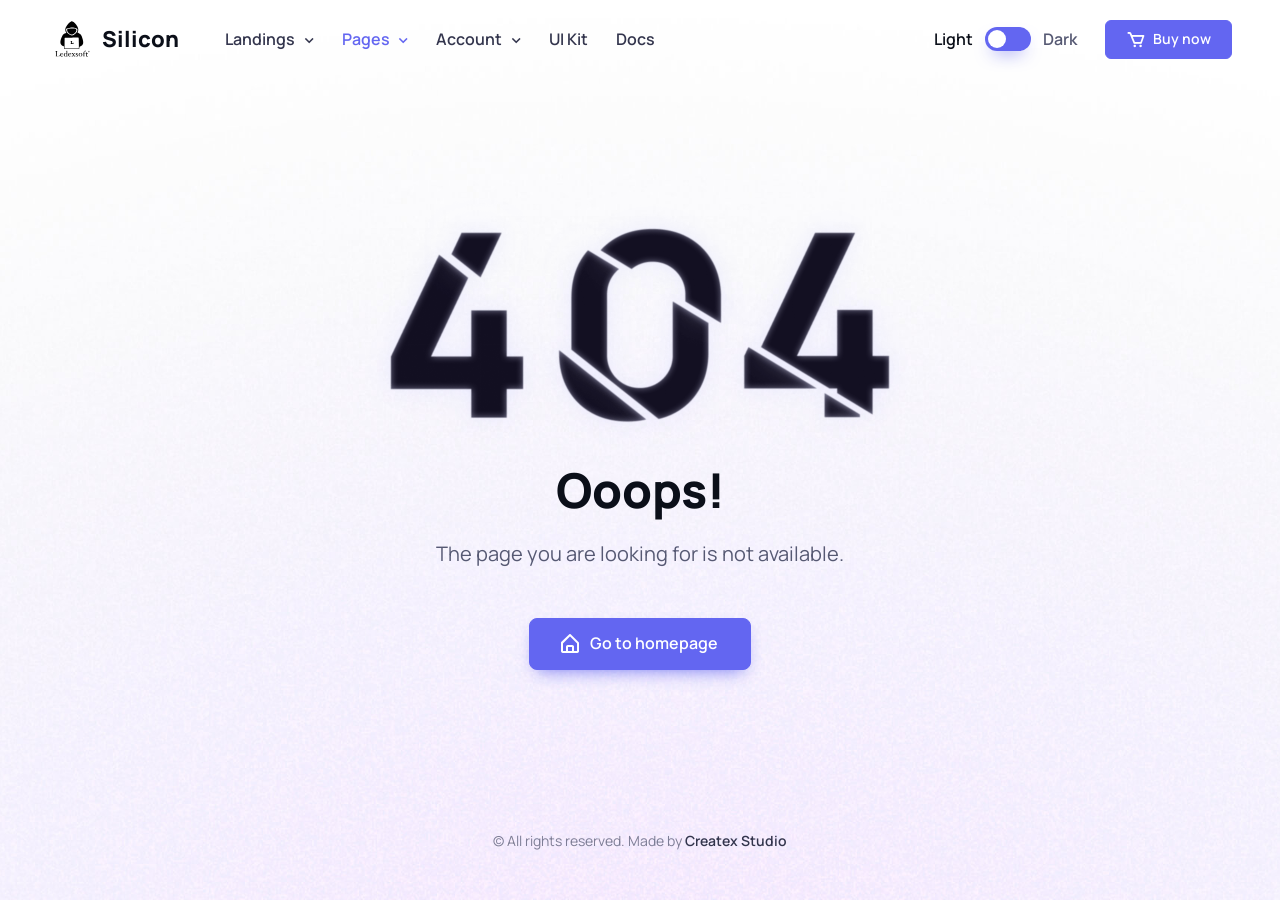
<file: 404-v2.html>
<!DOCTYPE html>
<html lang="en" data-bs-theme="light">
  <head>
    <meta charset="utf-8">
    <title>Silicon | 404 Not Found v2</title>

    <!-- SEO Meta Tags -->
    <meta name="description" content="Silicon - Multipurpose Technology Bootstrap Template">
    <meta name="keywords" content="bootstrap, business, creative agency, mobile app showcase, saas, fintech, finance, online courses, software, medical, conference landing, services, e-commerce, shopping cart, multipurpose, shop, ui kit, marketing, seo, landing, blog, portfolio, html5, css3, javascript, gallery, slider, touch, creative">
    <meta name="author" content="Createx Studio">

    <!-- Viewport -->
    <meta name="viewport" content="width=device-width, initial-scale=1">

    <!-- Theme switcher (color modes) -->
    <script src="assets/js/theme-switcher.js"></script>

    <!-- Favicon and Touch Icons -->
    <link rel="apple-touch-icon" sizes="180x180" href="assets/favicon/apple-touch-icon.png">
    <link rel="icon" type="image/png" sizes="32x32" href="assets/favicon/favicon-32x32.png">
    <link rel="icon" type="image/png" sizes="16x16" href="assets/favicon/favicon-16x16.png">
    <link rel="manifest" href="assets/favicon/site.webmanifest">
    <link rel="mask-icon" href="assets/favicon/safari-pinned-tab.svg" color="#6366f1">
    <link rel="shortcut icon" href="assets/favicon/favicon.ico">
    <meta name="msapplication-TileColor" content="#080032">
    <meta name="msapplication-config" content="assets/favicon/browserconfig.xml">
    <meta name="theme-color" content="#ffffff">

    <!-- Vendor Styles -->
    <link rel="stylesheet" media="screen" href="assets/vendor/boxicons/css/boxicons.min.css">

    <!-- Main Theme Styles + Bootstrap -->
    <link rel="stylesheet" media="screen" href="assets/css/theme.min.css">

    <!-- Page loading styles -->
    <style>
      .page-loading {
        position: fixed;
        top: 0;
        right: 0;
        bottom: 0;
        left: 0;
        width: 100%;
        height: 100%;
        -webkit-transition: all .4s .2s ease-in-out;
        transition: all .4s .2s ease-in-out;
        background-color: #fff;
        opacity: 0;
        visibility: hidden;
        z-index: 9999;
      }
      [data-bs-theme="dark"] .page-loading {
        background-color: #0b0f19;
      }
      .page-loading.active {
        opacity: 1;
        visibility: visible;
      }
      .page-loading-inner {
        position: absolute;
        top: 50%;
        left: 0;
        width: 100%;
        text-align: center;
        -webkit-transform: translateY(-50%);
        transform: translateY(-50%);
        -webkit-transition: opacity .2s ease-in-out;
        transition: opacity .2s ease-in-out;
        opacity: 0;
      }
      .page-loading.active > .page-loading-inner {
        opacity: 1;
      }
      .page-loading-inner > span {
        display: block;
        font-size: 1rem;
        font-weight: normal;
        color: #9397ad;
      }
      [data-bs-theme="dark"] .page-loading-inner > span {
        color: #fff;
        opacity: .6;
      }
      .page-spinner {
        display: inline-block;
        width: 2.75rem;
        height: 2.75rem;
        margin-bottom: .75rem;
        vertical-align: text-bottom;
        border: .15em solid #b4b7c9;
        border-right-color: transparent;
        border-radius: 50%;
        -webkit-animation: spinner .75s linear infinite;
        animation: spinner .75s linear infinite;
      }
      [data-bs-theme="dark"] .page-spinner {
        border-color: rgba(255,255,255,.4);
        border-right-color: transparent;
      }
      @-webkit-keyframes spinner {
        100% {
          -webkit-transform: rotate(360deg);
          transform: rotate(360deg);
        }
      }
      @keyframes spinner {
        100% {
          -webkit-transform: rotate(360deg);
          transform: rotate(360deg);
        }
      }
    </style>

    <!-- Page loading scripts -->
    <script>
      (function () {
        window.onload = function () {
          const preloader = document.querySelector('.page-loading');
          preloader.classList.remove('active');
          setTimeout(function () {
            preloader.remove();
          }, 1000);
        };
      })();
    </script>

    <!-- Google Tag Manager -->
    <script>
      (function(w,d,s,l,i){w[l]=w[l]||[];w[l].push({'gtm.start':
      new Date().getTime(),event:'gtm.js'});var f=d.getElementsByTagName(s)[0],
      j=d.createElement(s),dl=l!='dataLayer'?'&l='+l:'';j.async=true;j.src=
      'https://www.googletagmanager.com/gtm.js?id='+i+dl;f.parentNode.insertBefore(j,f);
      })(window,document,'script','dataLayer','GTM-WKV3GT5');
    </script>
  </head>


  <!-- Body -->
  <body>
    
    <!-- Google Tag Manager (noscript)-->
    <noscript>
      <iframe src="//www.googletagmanager.com/ns.html?id=GTM-WKV3GT5" height="0" width="0" style="display: none; visibility: hidden;" title="Google Tag Manager"></iframe>
    </noscript>

    <!-- Page loading spinner -->
    <div class="page-loading active">
      <div class="page-loading-inner">
        <div class="page-spinner"></div><span>Loading...</span>
      </div>
    </div>


    <!-- Page wrapper for sticky footer -->
    <!-- Wraps everything except footer to push footer to the bottom of the page if there is little content -->
    <main class="page-wrapper">

      <!-- BG light version -->
      <div class="d-dark-mode-none position-absolute top-0 start-0 w-100 h-100 bg-repeat-0 bg-position-center bg-size-cover" style="background-image: url(assets/img/404/light/bg.jpg);"></div>

      <!-- BG dark version -->
      <div class="d-none d-dark-mode-block position-absolute top-0 start-0 w-100 h-100 bg-repeat-0 bg-position-center bg-size-cover" style="background-image: url(assets/img/404/dark/bg.jpg);"></div>


      <!-- Navbar -->
      <!-- Remove "fixed-top" class to make navigation bar scrollable with the page -->
      <header class="header navbar navbar-expand-lg fixed-top">
        <div class="container px-3">
          <a href="index.html" class="navbar-brand pe-3">
            <img src="assets/img/logo.svg" width="47" alt="Silicon">
            Silicon
          </a>
          <div id="navbarNav" class="offcanvas offcanvas-end">
            <div class="offcanvas-header border-bottom">
              <h5 class="offcanvas-title">Menu</h5>
              <button type="button" class="btn-close" data-bs-dismiss="offcanvas" aria-label="Close"></button>
            </div>
            <div class="offcanvas-body">
              <ul class="navbar-nav me-auto mb-2 mb-lg-0">
                <li class="nav-item dropdown">
                  <a href="#" class="nav-link dropdown-toggle" data-bs-toggle="dropdown">Landings</a>
                  <div class="dropdown-menu p-0">
                    <div class="d-lg-flex">
                      <div class="mega-dropdown-column d-flex justify-content-center align-items-center rounded-3 rounded-end-0 px-0" style="margin: -1px; background-color: #f3f6ff;">
                        <img src="assets/img/landings.jpg" alt="Landings">
                      </div>
                      <div class="mega-dropdown-column pt-lg-3 pb-lg-4" style="--si-mega-dropdown-column-width: 15rem;">
                        <ul class="list-unstyled mb-0">
                          <li><a href="index.html" class="dropdown-item">Template Intro Page</a></li>
                          <li><a href="landing-mobile-app-showcase-v1.html" class="dropdown-item">Mobile App Showcase v.1</a></li>
                          <li><a href="landing-mobile-app-showcase-v2.html" class="dropdown-item">Mobile App Showcase v.2</a></li>
                          <li><a href="landing-mobile-app-showcase-v3.html" class="dropdown-item">Mobile App Showcase v.3<span class="badge bg-success ms-2">New</span></a></li>
                          <li><a href="landing-product.html" class="dropdown-item d-flex align-items-center">Product Landing</a></li>
                          <li><a href="landing-saas-v1.html" class="dropdown-item">SaaS v.1</a></li>
                          <li><a href="landing-saas-v2.html" class="dropdown-item">SaaS v.2</a></li>
                          <li><a href="landing-saas-v3.html" class="dropdown-item">SaaS v.3</a></li>
                          <li><a href="landing-saas-v4.html" class="dropdown-item">SaaS v.4</a></li>
                          <li><a href="landing-saas-v5.html" class="dropdown-item">SaaS v.5<span class="badge bg-success ms-2">New</span></a></li>
                        </ul>
                      </div>
                      <div class="mega-dropdown-column pt-lg-3 pb-lg-4">
                        <ul class="list-unstyled mb-0">
                          <li><a href="landing-startup.html" class="dropdown-item d-flex align-items-center">Startup</a></li>
                          <li><a href="landing-financial.html" class="dropdown-item">Financial Consulting</a></li>
                          <li><a href="landing-online-courses.html" class="dropdown-item">Online Courses</a></li>
                          <li><a href="landing-medical.html" class="dropdown-item">Medical</a></li>
                          <li><a href="landing-software-dev-agency-v1.html" class="dropdown-item">Software Dev Agency v.1</a></li>
                          <li><a href="landing-software-dev-agency-v2.html" class="dropdown-item">Software Dev Agency v.2</a></li>
                          <li><a href="landing-software-dev-agency-v3.html" class="dropdown-item">Software Dev Agency v.3</a></li>
                          <li><a href="landing-conference.html" class="dropdown-item">Conference</a></li>
                          <li><a href="landing-digital-agency.html" class="dropdown-item">Digital Agency</a></li>
                          <li><a href="landing-blog.html" class="dropdown-item">Blog Homepage</a></li>
                        </ul>
                      </div>
                    </div>
                  </div>
                </li>
                <li class="nav-item dropdown">
                  <a href="#" class="nav-link dropdown-toggle active" data-bs-toggle="dropdown">Pages</a>
                  <div class="dropdown-menu">
                    <div class="d-lg-flex pt-lg-3">
                      <div class="mega-dropdown-column">
                        <h6 class="px-3 mb-2">About</h6>
                        <ul class="list-unstyled mb-3">
                          <li><a href="about-v1.html" class="dropdown-item py-1">About v.1</a></li>
                          <li><a href="about-v2.html" class="dropdown-item py-1">About v.2</a></li>
                          <li><a href="about-v3.html" class="dropdown-item py-1">About v.3</a></li>
                        </ul>
                        <h6 class="px-3 mb-2">Blog</h6>
                        <ul class="list-unstyled mb-3">
                          <li><a href="blog-list-with-sidebar.html" class="dropdown-item py-1">List View with Sidebar</a></li>
                          <li><a href="blog-grid-with-sidebar.html" class="dropdown-item py-1">Grid View with Sidebar</a></li>
                          <li><a href="blog-list-no-sidebar.html" class="dropdown-item py-1">List View no Sidebar</a></li>
                          <li><a href="blog-grid-no-sidebar.html" class="dropdown-item py-1">Grid View no Sidebar</a></li>
                          <li><a href="blog-simple-feed.html" class="dropdown-item py-1">Simple Feed</a></li>
                          <li><a href="blog-single.html" class="dropdown-item py-1">Single Post</a></li>
                          <li><a href="blog-podcast.html" class="dropdown-item py-1">Podcast</a></li>
                        </ul>
                      </div>
                      <div class="mega-dropdown-column">
                        <h6 class="px-3 mb-2">Portfolio</h6>
                        <ul class="list-unstyled mb-3">
                          <li><a href="portfolio-grid.html" class="dropdown-item py-1">Grid View</a></li>
                          <li><a href="portfolio-list.html" class="dropdown-item py-1">List View</a></li>
                          <li><a href="portfolio-slider.html" class="dropdown-item py-1">Slider View</a></li>
                          <li><a href="portfolio-courses.html" class="dropdown-item py-1">Courses</a></li>
                          <li><a href="portfolio-single-project.html" class="dropdown-item py-1">Single Project</a></li>
                          <li><a href="portfolio-single-course.html" class="dropdown-item py-1">Single Course</a></li>
                        </ul>
                        <h6 class="px-3 mb-2">Services</h6>
                        <ul class="list-unstyled mb-3">
                          <li><a href="services-v1.html" class="dropdown-item py-1">Services v.1</a></li>
                          <li><a href="services-v2.html" class="dropdown-item py-1">Services v.2</a></li>
                          <li><a href="services-single-v1.html" class="dropdown-item py-1">Service Details v.1</a></li>
                          <li><a href="services-single-v2.html" class="dropdown-item py-1">Service Details v.2</a></li>
                        </ul>
                      </div>
                      <div class="mega-dropdown-column">
                        <h6 class="px-3 mb-2">Pricing</h6>
                        <ul class="list-unstyled mb-3">
                          <li><a href="pricing.html" class="dropdown-item py-1">Pricing Page</a></li>
                        </ul>
                        <h6 class="px-3 mb-2">Contacts</h6>
                        <ul class="list-unstyled mb-3">
                          <li><a href="contacts-v1.html" class="dropdown-item py-1">Contacts v.1</a></li>
                          <li><a href="contacts-v2.html" class="dropdown-item py-1">Contacts v.2</a></li>
                          <li><a href="contacts-v3.html" class="dropdown-item py-1">Contacts v.3</a></li>
                        </ul>
                        <h6 class="px-3 mb-2">Specialty</h6>
                        <ul class="list-unstyled">
                          <li><a href="404-v1.html" class="dropdown-item py-1">404 Error v.1</a></li>
                          <li><a href="404-v2.html" class="dropdown-item py-1">404 Error v.2</a></li>
                        </ul>
                      </div>
                    </div>
                  </div>
                </li>
                <li class="nav-item dropdown">
                  <a href="#" class="nav-link dropdown-toggle" data-bs-toggle="dropdown" aria-current="page">Account</a>
                  <ul class="dropdown-menu">
                    <li><a href="account-details.html" class="dropdown-item">Account Details</a></li>
                    <li><a href="account-security.html" class="dropdown-item">Security</a></li>
                    <li><a href="account-notifications.html" class="dropdown-item">Notifications</a></li>
                    <li><a href="account-messages.html" class="dropdown-item">Messages</a></li>
                    <li><a href="account-saved-items.html" class="dropdown-item">Saved Items</a></li>
                    <li><a href="account-collections.html" class="dropdown-item">My Collections</a></li>
                    <li><a href="account-payment.html" class="dropdown-item">Payment Details</a></li>
                    <li><a href="account-signin.html" class="dropdown-item">Sign In</a></li>
                    <li><a href="account-signup.html" class="dropdown-item">Sign Up</a></li>
                  </ul>
                </li>
                <li class="nav-item">
                  <a href="components/typography.html" class="nav-link">UI Kit</a>
                </li>
                <li class="nav-item">
                  <a href="docs/getting-started.html" class="nav-link">Docs</a>
                </li>
              </ul>
            </div>
            <div class="offcanvas-header border-top">
              <a href="https://themes.getbootstrap.com/product/silicon-business-technology-template-ui-kit/" class="btn btn-primary w-100" target="_blank" rel="noopener">
                <i class="bx bx-cart fs-4 lh-1 me-1"></i>
                &nbsp;Buy now
              </a>
            </div>      
          </div>
          <div class="form-check form-switch mode-switch pe-lg-1 ms-auto me-4" data-bs-toggle="mode">
            <input type="checkbox" class="form-check-input" id="theme-mode">
            <label class="form-check-label d-none d-sm-block" for="theme-mode">Light</label>
            <label class="form-check-label d-none d-sm-block" for="theme-mode">Dark</label>
          </div>
          <button type="button" class="navbar-toggler" data-bs-toggle="offcanvas" data-bs-target="#navbarNav" aria-controls="navbarNav" aria-expanded="false" aria-label="Toggle navigation">
            <span class="navbar-toggler-icon"></span>
          </button>
          <a href="https://themes.getbootstrap.com/product/silicon-business-technology-template-ui-kit/" class="btn btn-primary btn-sm fs-sm rounded d-none d-lg-inline-flex" target="_blank" rel="noopener">
            <i class="bx bx-cart fs-5 lh-1 me-1"></i>
            &nbsp;Buy now
          </a>
        </div>
      </header>


      <!-- Page content -->
      <section class="container d-flex flex-column h-100 align-items-center position-relative zindex-5 pt-5">
        <div class="text-center pt-5 pb-3 mt-auto">

          <!-- Parallax gfx (Light version) -->
          <div class="parallax mx-auto d-dark-mode-none" style="max-width: 574px;">
            <div class="parallax-layer" data-depth="-0.15">
              <img src="assets/img/404/light/layer01.png" alt="Layer">
            </div>
            <div class="parallax-layer" data-depth="0.12">
              <img src="assets/img/404/light/layer02.png" alt="Layer">
            </div>
            <div class="parallax-layer zindex-5" data-depth="-0.12">
              <img src="assets/img/404/light/layer03.png" alt="Layer">
            </div>
          </div>

          <!-- Parallax gfx (Dark version) -->
          <div class="parallax mx-auto d-none d-dark-mode-block" style="max-width: 574px;">
            <div class="parallax-layer" data-depth="-0.15">
              <img src="assets/img/404/dark/layer01.png" alt="Layer">
            </div>
            <div class="parallax-layer" data-depth="0.12">
              <img src="assets/img/404/dark/layer02.png" alt="Layer">
            </div>
            <div class="parallax-layer zindex-5" data-depth="-0.12">
              <img src="assets/img/404/dark/layer03.png" alt="Layer">
            </div>
          </div>

          <h1 class="visually-hidden">404</h1>
          <h2 class="display-5">Ooops!</h2>
          <p class="fs-xl pb-3 pb-md-0 mb-md-5">The page you are looking for is not available.</p>
          <a href="index.html" class="btn btn-lg btn-primary shadow-primary w-sm-auto w-100">
            <i class="bx bx-home-alt me-2 ms-n1 lead"></i>
            Go to homepage
          </a>
        </div>

        <div class="text-center py-lg-5 py-4 mt-auto">
          <p class="nav d-block fs-sm pt-3 pt-lg-0 mb-0">
            <span class="opacity-75">&copy; All rights reserved. Made by</span> 
            <a class="nav-link d-inline-block p-0" href="https://createx.studio/" target="_blank" rel="noopener">Createx Studio</a>
          </p>
        </div>  
      </section>
    </main>

    <!-- Vendor Scripts -->
    <script src="assets/vendor/parallax-js/dist/parallax.min.js"></script>

    <!-- Main Theme Script -->
    <script src="assets/js/theme.min.js"></script>
  </body>
</html>
</file>
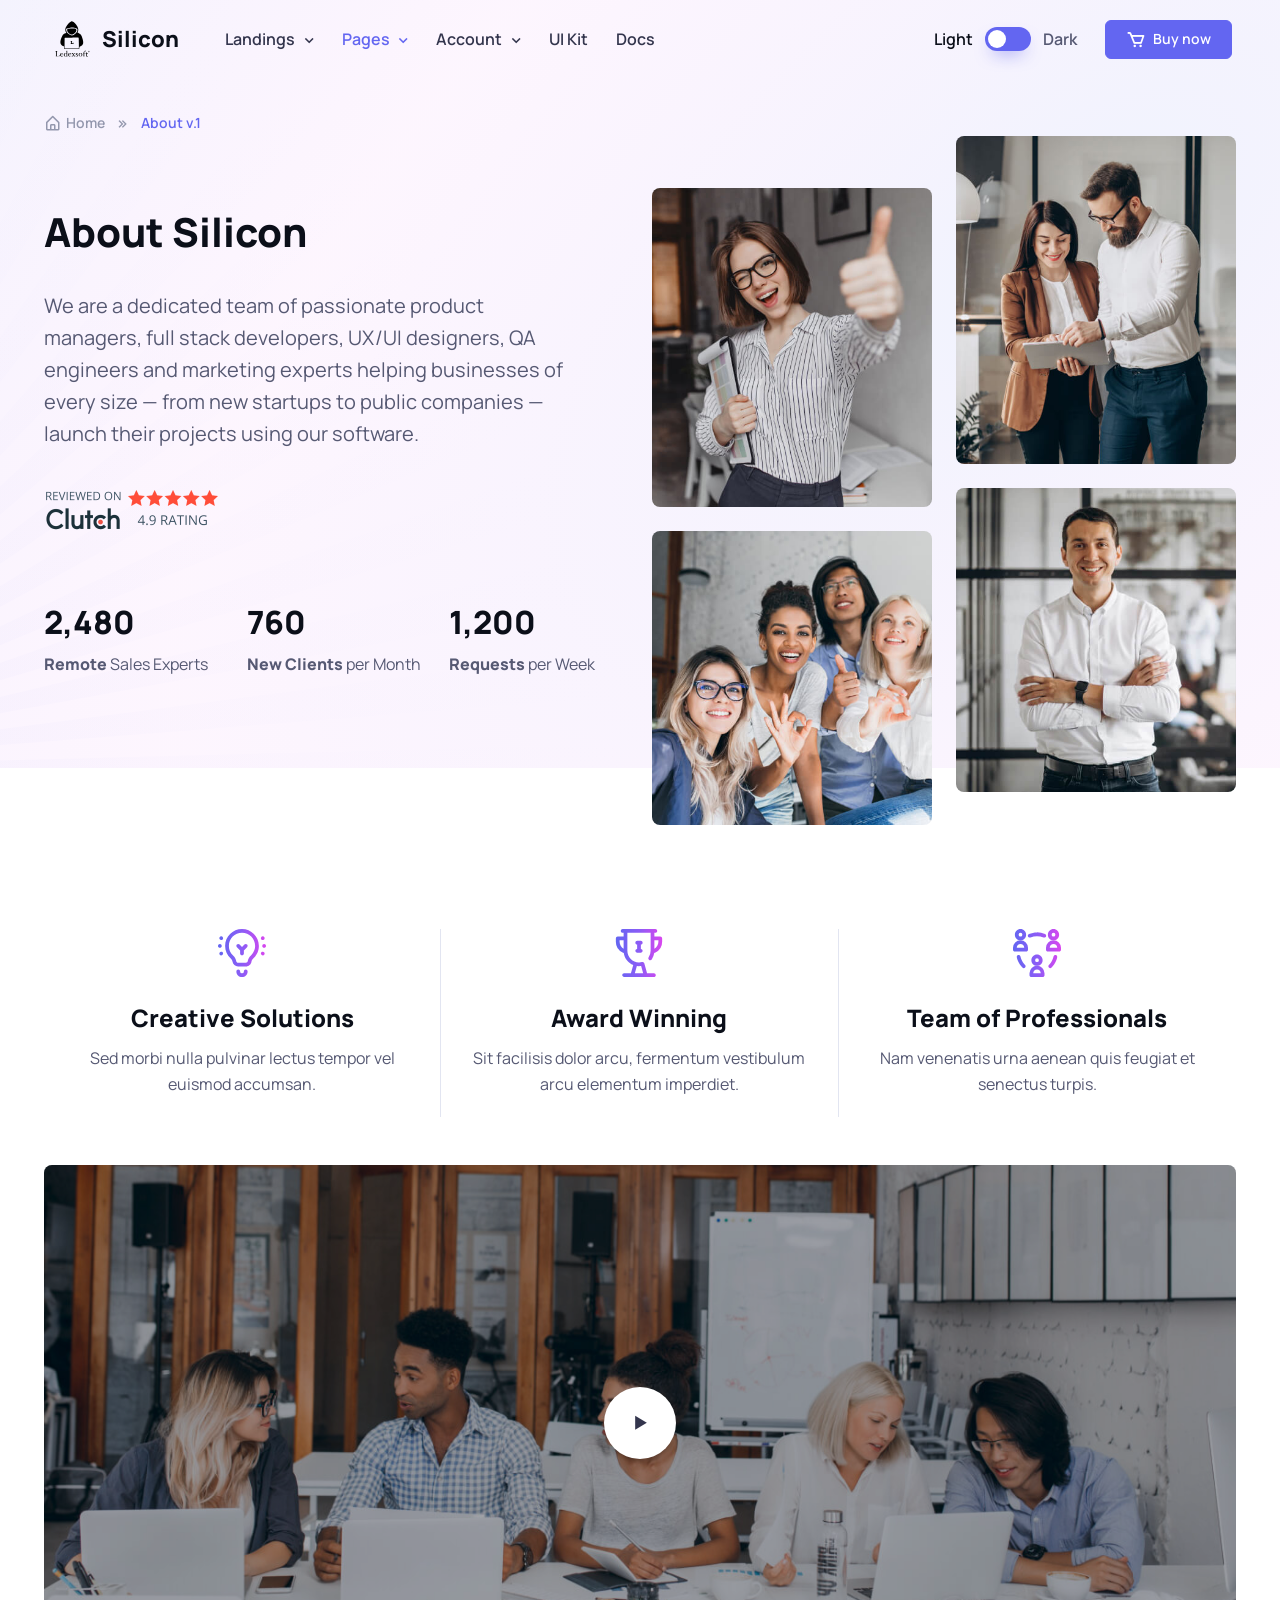
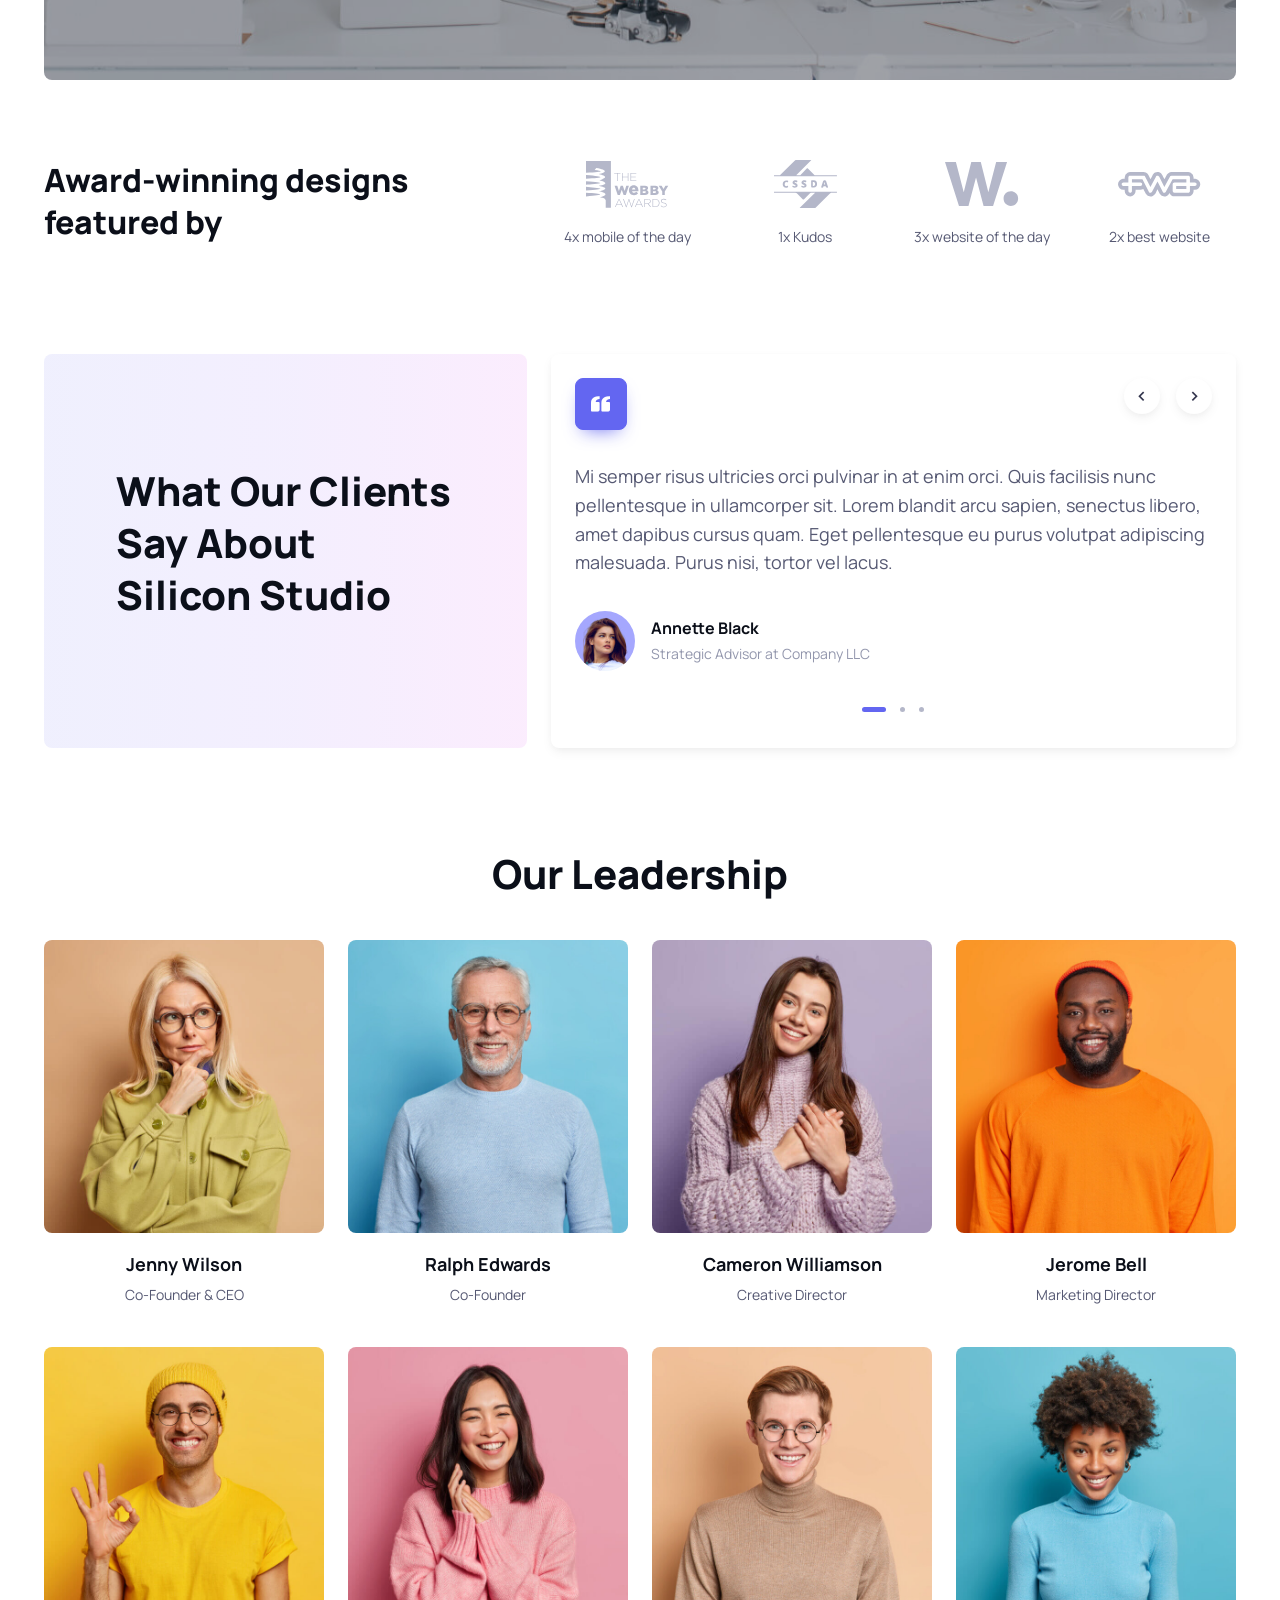
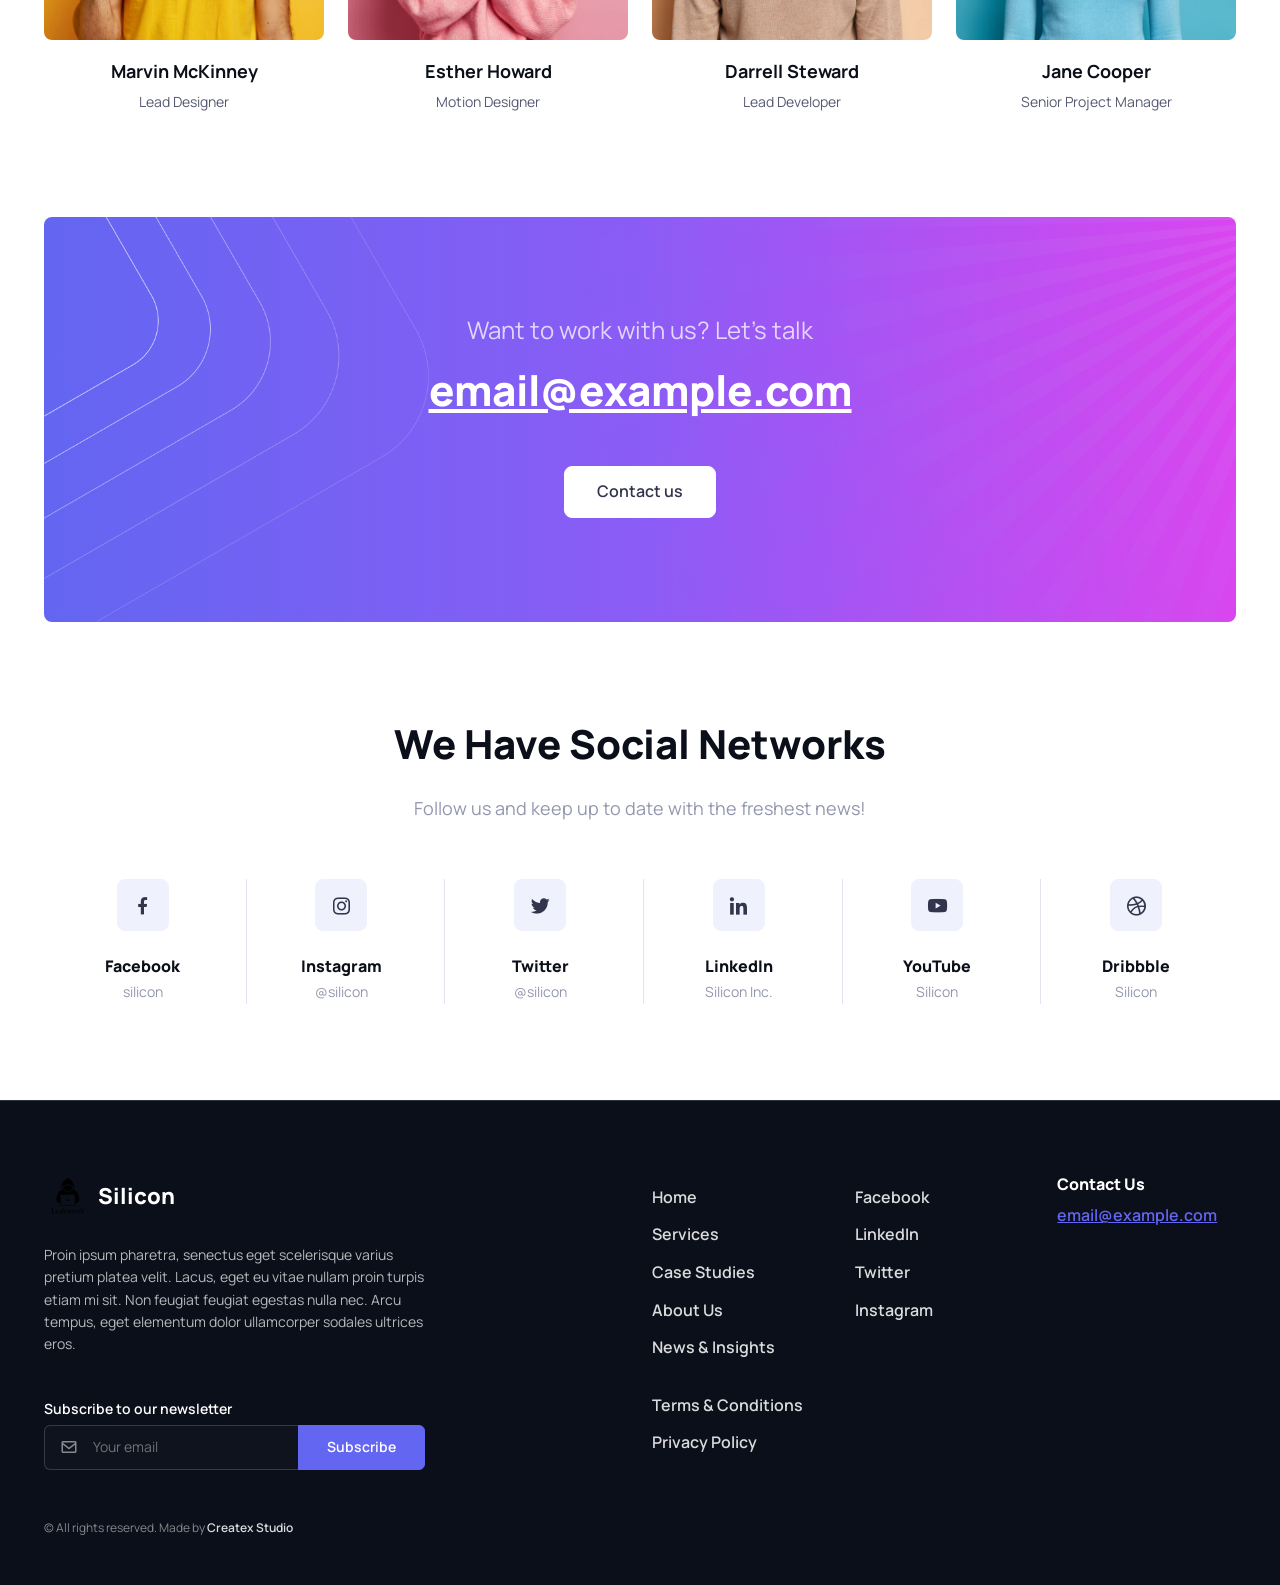
<file: about-v1.html>
<!DOCTYPE html>
<html lang="en" data-bs-theme="light">
  <head>
    <meta charset="utf-8">
    <title>Silicon | About v.1</title>

    <!-- SEO Meta Tags -->
    <meta name="description" content="Silicon - Multipurpose Technology Bootstrap Template">
    <meta name="keywords" content="bootstrap, business, creative agency, mobile app showcase, saas, fintech, finance, online courses, software, medical, conference landing, services, e-commerce, shopping cart, multipurpose, shop, ui kit, marketing, seo, landing, blog, portfolio, html5, css3, javascript, gallery, slider, touch, creative">
    <meta name="author" content="Createx Studio">

    <!-- Viewport -->
    <meta name="viewport" content="width=device-width, initial-scale=1">

    <!-- Theme switcher (color modes) -->
    <script src="assets/js/theme-switcher.js"></script>

    <!-- Favicon and Touch Icons -->
    <link rel="apple-touch-icon" sizes="180x180" href="assets/favicon/apple-touch-icon.png">
    <link rel="icon" type="image/png" sizes="32x32" href="assets/favicon/favicon-32x32.png">
    <link rel="icon" type="image/png" sizes="16x16" href="assets/favicon/favicon-16x16.png">
    <link rel="manifest" href="assets/favicon/site.webmanifest">
    <link rel="mask-icon" href="assets/favicon/safari-pinned-tab.svg" color="#6366f1">
    <link rel="shortcut icon" href="assets/favicon/favicon.ico">
    <meta name="msapplication-TileColor" content="#080032">
    <meta name="msapplication-config" content="assets/favicon/browserconfig.xml">
    <meta name="theme-color" content="#ffffff">

    <!-- Vendor Styles -->
    <link rel="stylesheet" media="screen" href="assets/vendor/boxicons/css/boxicons.min.css">
    <link rel="stylesheet" media="screen" href="assets/vendor/swiper/swiper-bundle.min.css">
    <link rel="stylesheet" media="screen" href="assets/vendor/lightgallery/css/lightgallery-bundle.min.css">

    <!-- Main Theme Styles + Bootstrap -->
    <link rel="stylesheet" media="screen" href="assets/css/theme.min.css">

    <!-- Page loading styles -->
    <style>
      .page-loading {
        position: fixed;
        top: 0;
        right: 0;
        bottom: 0;
        left: 0;
        width: 100%;
        height: 100%;
        -webkit-transition: all .4s .2s ease-in-out;
        transition: all .4s .2s ease-in-out;
        background-color: #fff;
        opacity: 0;
        visibility: hidden;
        z-index: 9999;
      }
      [data-bs-theme="dark"] .page-loading {
        background-color: #0b0f19;
      }
      .page-loading.active {
        opacity: 1;
        visibility: visible;
      }
      .page-loading-inner {
        position: absolute;
        top: 50%;
        left: 0;
        width: 100%;
        text-align: center;
        -webkit-transform: translateY(-50%);
        transform: translateY(-50%);
        -webkit-transition: opacity .2s ease-in-out;
        transition: opacity .2s ease-in-out;
        opacity: 0;
      }
      .page-loading.active > .page-loading-inner {
        opacity: 1;
      }
      .page-loading-inner > span {
        display: block;
        font-size: 1rem;
        font-weight: normal;
        color: #9397ad;
      }
      [data-bs-theme="dark"] .page-loading-inner > span {
        color: #fff;
        opacity: .6;
      }
      .page-spinner {
        display: inline-block;
        width: 2.75rem;
        height: 2.75rem;
        margin-bottom: .75rem;
        vertical-align: text-bottom;
        border: .15em solid #b4b7c9;
        border-right-color: transparent;
        border-radius: 50%;
        -webkit-animation: spinner .75s linear infinite;
        animation: spinner .75s linear infinite;
      }
      [data-bs-theme="dark"] .page-spinner {
        border-color: rgba(255,255,255,.4);
        border-right-color: transparent;
      }
      @-webkit-keyframes spinner {
        100% {
          -webkit-transform: rotate(360deg);
          transform: rotate(360deg);
        }
      }
      @keyframes spinner {
        100% {
          -webkit-transform: rotate(360deg);
          transform: rotate(360deg);
        }
      }
    </style>

    <!-- Page loading scripts -->
    <script>
      (function () {
        window.onload = function () {
          const preloader = document.querySelector('.page-loading');
          preloader.classList.remove('active');
          setTimeout(function () {
            preloader.remove();
          }, 1000);
        };
      })();
    </script>

    <!-- Google Tag Manager -->
    <script>
      (function(w,d,s,l,i){w[l]=w[l]||[];w[l].push({'gtm.start':
      new Date().getTime(),event:'gtm.js'});var f=d.getElementsByTagName(s)[0],
      j=d.createElement(s),dl=l!='dataLayer'?'&l='+l:'';j.async=true;j.src=
      'https://www.googletagmanager.com/gtm.js?id='+i+dl;f.parentNode.insertBefore(j,f);
      })(window,document,'script','dataLayer','GTM-WKV3GT5');
    </script>
  </head>


  <!-- Body -->
  <body>
    
    <!-- Google Tag Manager (noscript)-->
    <noscript>
      <iframe src="//www.googletagmanager.com/ns.html?id=GTM-WKV3GT5" height="0" width="0" style="display: none; visibility: hidden;" title="Google Tag Manager"></iframe>
    </noscript>

    <!-- Page loading spinner -->
    <div class="page-loading active">
      <div class="page-loading-inner">
        <div class="page-spinner"></div><span>Loading...</span>
      </div>
    </div>


    <!-- Page wrapper for sticky footer -->
    <!-- Wraps everything except footer to push footer to the bottom of the page if there is little content -->
    <main class="page-wrapper">


      <!-- Navbar -->
      <!-- Remove "navbar-sticky" class to make navigation bar scrollable with the page -->
      <header class="header navbar navbar-expand-lg position-absolute navbar-sticky">
        <div class="container px-3">
          <a href="index.html" class="navbar-brand pe-3">
            <img src="assets/img/logo.svg" width="47" alt="Silicon">
            Silicon
          </a>
          <div id="navbarNav" class="offcanvas offcanvas-end">
            <div class="offcanvas-header border-bottom">
              <h5 class="offcanvas-title">Menu</h5>
              <button type="button" class="btn-close" data-bs-dismiss="offcanvas" aria-label="Close"></button>
            </div>
            <div class="offcanvas-body">
              <ul class="navbar-nav me-auto mb-2 mb-lg-0">
                <li class="nav-item dropdown">
                  <a href="#" class="nav-link dropdown-toggle" data-bs-toggle="dropdown">Landings</a>
                  <div class="dropdown-menu p-0">
                    <div class="d-lg-flex">
                      <div class="mega-dropdown-column d-flex justify-content-center align-items-center rounded-3 rounded-end-0 px-0" style="margin: -1px; background-color: #f3f6ff;">
                        <img src="assets/img/landings.jpg" alt="Landings">
                      </div>
                      <div class="mega-dropdown-column pt-lg-3 pb-lg-4" style="--si-mega-dropdown-column-width: 15rem;">
                        <ul class="list-unstyled mb-0">
                          <li><a href="index.html" class="dropdown-item">Template Intro Page</a></li>
                          <li><a href="landing-mobile-app-showcase-v1.html" class="dropdown-item">Mobile App Showcase v.1</a></li>
                          <li><a href="landing-mobile-app-showcase-v2.html" class="dropdown-item">Mobile App Showcase v.2</a></li>
                          <li><a href="landing-mobile-app-showcase-v3.html" class="dropdown-item">Mobile App Showcase v.3<span class="badge bg-success ms-2">New</span></a></li>
                          <li><a href="landing-product.html" class="dropdown-item d-flex align-items-center">Product Landing</a></li>
                          <li><a href="landing-saas-v1.html" class="dropdown-item">SaaS v.1</a></li>
                          <li><a href="landing-saas-v2.html" class="dropdown-item">SaaS v.2</a></li>
                          <li><a href="landing-saas-v3.html" class="dropdown-item">SaaS v.3</a></li>
                          <li><a href="landing-saas-v4.html" class="dropdown-item">SaaS v.4</a></li>
                          <li><a href="landing-saas-v5.html" class="dropdown-item">SaaS v.5<span class="badge bg-success ms-2">New</span></a></li>
                        </ul>
                      </div>
                      <div class="mega-dropdown-column pt-lg-3 pb-lg-4">
                        <ul class="list-unstyled mb-0">
                          <li><a href="landing-startup.html" class="dropdown-item d-flex align-items-center">Startup</a></li>
                          <li><a href="landing-financial.html" class="dropdown-item">Financial Consulting</a></li>
                          <li><a href="landing-online-courses.html" class="dropdown-item">Online Courses</a></li>
                          <li><a href="landing-medical.html" class="dropdown-item">Medical</a></li>
                          <li><a href="landing-software-dev-agency-v1.html" class="dropdown-item">Software Dev Agency v.1</a></li>
                          <li><a href="landing-software-dev-agency-v2.html" class="dropdown-item">Software Dev Agency v.2</a></li>
                          <li><a href="landing-software-dev-agency-v3.html" class="dropdown-item">Software Dev Agency v.3</a></li>
                          <li><a href="landing-conference.html" class="dropdown-item">Conference</a></li>
                          <li><a href="landing-digital-agency.html" class="dropdown-item">Digital Agency</a></li>
                          <li><a href="landing-blog.html" class="dropdown-item">Blog Homepage</a></li>
                        </ul>
                      </div>
                    </div>
                  </div>
                </li>
                <li class="nav-item dropdown">
                  <a href="#" class="nav-link dropdown-toggle active" data-bs-toggle="dropdown">Pages</a>
                  <div class="dropdown-menu">
                    <div class="d-lg-flex pt-lg-3">
                      <div class="mega-dropdown-column">
                        <h6 class="px-3 mb-2">About</h6>
                        <ul class="list-unstyled mb-3">
                          <li><a href="about-v1.html" class="dropdown-item py-1">About v.1</a></li>
                          <li><a href="about-v2.html" class="dropdown-item py-1">About v.2</a></li>
                          <li><a href="about-v3.html" class="dropdown-item py-1">About v.3</a></li>
                        </ul>
                        <h6 class="px-3 mb-2">Blog</h6>
                        <ul class="list-unstyled mb-3">
                          <li><a href="blog-list-with-sidebar.html" class="dropdown-item py-1">List View with Sidebar</a></li>
                          <li><a href="blog-grid-with-sidebar.html" class="dropdown-item py-1">Grid View with Sidebar</a></li>
                          <li><a href="blog-list-no-sidebar.html" class="dropdown-item py-1">List View no Sidebar</a></li>
                          <li><a href="blog-grid-no-sidebar.html" class="dropdown-item py-1">Grid View no Sidebar</a></li>
                          <li><a href="blog-simple-feed.html" class="dropdown-item py-1">Simple Feed</a></li>
                          <li><a href="blog-single.html" class="dropdown-item py-1">Single Post</a></li>
                          <li><a href="blog-podcast.html" class="dropdown-item py-1">Podcast</a></li>
                        </ul>
                      </div>
                      <div class="mega-dropdown-column">
                        <h6 class="px-3 mb-2">Portfolio</h6>
                        <ul class="list-unstyled mb-3">
                          <li><a href="portfolio-grid.html" class="dropdown-item py-1">Grid View</a></li>
                          <li><a href="portfolio-list.html" class="dropdown-item py-1">List View</a></li>
                          <li><a href="portfolio-slider.html" class="dropdown-item py-1">Slider View</a></li>
                          <li><a href="portfolio-courses.html" class="dropdown-item py-1">Courses</a></li>
                          <li><a href="portfolio-single-project.html" class="dropdown-item py-1">Single Project</a></li>
                          <li><a href="portfolio-single-course.html" class="dropdown-item py-1">Single Course</a></li>
                        </ul>
                        <h6 class="px-3 mb-2">Services</h6>
                        <ul class="list-unstyled mb-3">
                          <li><a href="services-v1.html" class="dropdown-item py-1">Services v.1</a></li>
                          <li><a href="services-v2.html" class="dropdown-item py-1">Services v.2</a></li>
                          <li><a href="services-single-v1.html" class="dropdown-item py-1">Service Details v.1</a></li>
                          <li><a href="services-single-v2.html" class="dropdown-item py-1">Service Details v.2</a></li>
                        </ul>
                      </div>
                      <div class="mega-dropdown-column">
                        <h6 class="px-3 mb-2">Pricing</h6>
                        <ul class="list-unstyled mb-3">
                          <li><a href="pricing.html" class="dropdown-item py-1">Pricing Page</a></li>
                        </ul>
                        <h6 class="px-3 mb-2">Contacts</h6>
                        <ul class="list-unstyled mb-3">
                          <li><a href="contacts-v1.html" class="dropdown-item py-1">Contacts v.1</a></li>
                          <li><a href="contacts-v2.html" class="dropdown-item py-1">Contacts v.2</a></li>
                          <li><a href="contacts-v3.html" class="dropdown-item py-1">Contacts v.3</a></li>
                        </ul>
                        <h6 class="px-3 mb-2">Specialty</h6>
                        <ul class="list-unstyled">
                          <li><a href="404-v1.html" class="dropdown-item py-1">404 Error v.1</a></li>
                          <li><a href="404-v2.html" class="dropdown-item py-1">404 Error v.2</a></li>
                        </ul>
                      </div>
                    </div>
                  </div>
                </li>
                <li class="nav-item dropdown">
                  <a href="#" class="nav-link dropdown-toggle" data-bs-toggle="dropdown">Account</a>
                  <ul class="dropdown-menu">
                    <li><a href="account-details.html" class="dropdown-item">Account Details</a></li>
                    <li><a href="account-security.html" class="dropdown-item">Security</a></li>
                    <li><a href="account-notifications.html" class="dropdown-item">Notifications</a></li>
                    <li><a href="account-messages.html" class="dropdown-item">Messages</a></li>
                    <li><a href="account-saved-items.html" class="dropdown-item">Saved Items</a></li>
                    <li><a href="account-collections.html" class="dropdown-item">My Collections</a></li>
                    <li><a href="account-payment.html" class="dropdown-item">Payment Details</a></li>
                    <li><a href="account-signin.html" class="dropdown-item">Sign In</a></li>
                    <li><a href="account-signup.html" class="dropdown-item">Sign Up</a></li>
                  </ul>
                </li>
                <li class="nav-item">
                  <a href="components/typography.html" class="nav-link">UI Kit</a>
                </li>
                <li class="nav-item">
                  <a href="docs/getting-started.html" class="nav-link">Docs</a>
                </li>
              </ul>
            </div>
            <div class="offcanvas-header border-top">
              <a href="https://themes.getbootstrap.com/product/silicon-business-technology-template-ui-kit/" class="btn btn-primary w-100" target="_blank" rel="noopener">
                <i class="bx bx-cart fs-4 lh-1 me-1"></i>
                &nbsp;Buy now
              </a>
            </div>      
          </div>
          <div class="form-check form-switch mode-switch pe-lg-1 ms-auto me-4" data-bs-toggle="mode">
            <input type="checkbox" class="form-check-input" id="theme-mode">
            <label class="form-check-label d-none d-sm-block" for="theme-mode">Light</label>
            <label class="form-check-label d-none d-sm-block" for="theme-mode">Dark</label>
          </div>
          <button type="button" class="navbar-toggler" data-bs-toggle="offcanvas" data-bs-target="#navbarNav" aria-controls="navbarNav" aria-expanded="false" aria-label="Toggle navigation">
            <span class="navbar-toggler-icon"></span>
          </button>
          <a href="https://themes.getbootstrap.com/product/silicon-business-technology-template-ui-kit/" class="btn btn-primary btn-sm fs-sm rounded d-none d-lg-inline-flex" target="_blank" rel="noopener">
            <i class="bx bx-cart fs-5 lh-1 me-1"></i>
            &nbsp;Buy now
          </a>
        </div>
      </header>

      
      <!-- Hero -->
      <section class="position-relative pt-5">

        <!-- Background -->
        <div class="position-absolute top-0 start-0 w-100 bg-position-bottom-center bg-size-cover bg-repeat-0" style="background-image: url(assets/img/about/hero-bg.svg);">
          <div class="d-lg-none" style="height: 960px;"></div>
          <div class="d-none d-lg-block" style="height: 768px;"></div>
        </div>

        <!-- Content -->
        <div class="container position-relative zindex-5 pt-5">
          <div class="row">
            <div class="col-lg-6">
              
              <!-- Breadcrumb -->
              <nav class="pt-md-2 pt-lg-3 pb-4 pb-md-5 mb-xl-4" aria-label="breadcrumb">
                <ol class="breadcrumb mb-0">
                  <li class="breadcrumb-item">
                    <a href="index.html"><i class="bx bx-home-alt fs-lg me-1"></i>Home</a>
                  </li>
                  <li class="breadcrumb-item active" aria-current="page">About v.1</li>
                </ol>
              </nav>

              <!-- Text -->
              <h1 class="pb-2 pb-md-3">About Silicon</h1>
              <p class="fs-xl pb-4 mb-1 mb-md-2 mb-lg-3" style="max-width: 526px;">We are a dedicated team of passionate product managers, full stack developers, UX/UI designers, QA engineers and marketing experts helping businesses of every size — from new startups to public companies — launch their projects using our software.</p>
              <img src="assets/img/about/clutch-dark.png" class=" d-dark-mode-none" width="175" alt="Clutch">
              <img src="assets/img/about/clutch-light.png" class="d-none d-dark-mode-block" width="175" alt="Clutch">
              <div class="row row-cols-3 pt-4 pt-md-5 mt-2 mt-xl-4">
                <div class="col">
                  <h3 class="h2 mb-2">2,480</h3>
                  <p class="mb-0"><strong>Remote</strong> Sales Experts</p>
                </div>
                <div class="col">
                  <h3 class="h2 mb-2">760</h3>
                  <p class="mb-0"><strong>New Clients</strong> per Month</p>
                </div>
                <div class="col">
                  <h3 class="h2 mb-2">1,200</h3>
                  <p class="mb-0"><strong>Requests</strong> per Week</p>
                </div>
              </div>
            </div>

            <!-- Images -->
            <div class="col-lg-6 mt-xl-3 pt-5 pt-lg-4">
              <div class="row row-cols-2 gx-3 gx-lg-4">
                <div class="col pt-lg-5 mt-lg-1">
                  <img src="assets/img/about/hero/01.jpg" class="d-block rounded-3 mb-3 mb-lg-4" alt="Image">
                  <img src="assets/img/about/hero/02.jpg" class="d-block rounded-3" alt="Image">
                </div>
                <div class="col">
                  <img src="assets/img/about/hero/03.jpg" class="d-block rounded-3 mb-3 mb-lg-4" alt="Image">
                  <img src="assets/img/about/hero/04.jpg" class="d-block rounded-3" alt="Image">
                </div>
              </div>
            </div>
          </div>
        </div>
      </section>

      
      <!-- Benefits (features) -->
      <section class="container mt-3 mb-5 pt-lg-5" id="benefits">
        <div class="swiper pt-3" data-swiper-options='{
          "slidesPerView": 1,
          "pagination": {
            "el": ".swiper-pagination",
            "clickable": true
          },
          "breakpoints": {
            "500": {
              "slidesPerView": 2
            },
            "991": {
              "slidesPerView": 3
            }
          }
        }'>
          <div class="swiper-wrapper pt-4">

            <!-- Item -->
            <div class="swiper-slide border-end-lg px-2">
              <div class="text-center">
                <img src="assets/img/landing/digital-agency/icons/idea.svg" width="48" alt="Bulb icon" class="d-block mb-4 mx-auto">
                <h4 class="mb-2 pb-1">Creative Solutions</h4>
                <p class="mx-auto" style="max-width: 336px;">Sed morbi nulla pulvinar lectus tempor vel euismod accumsan.</p>
              </div>
            </div>

            <!-- Item -->
            <div class="swiper-slide border-end-lg px-2">
              <div class="text-center">
                <img src="assets/img/landing/digital-agency/icons/award.svg" width="48" alt="Award icon" class="d-block mb-4 mx-auto">
                <h4 class="mb-2 pb-1">Award Winning</h4>
                <p class="mx-auto" style="max-width: 336px;">Sit facilisis dolor arcu, fermentum vestibulum arcu elementum imperdiet.</p>
              </div>
            </div>

            <!-- Item -->
            <div class="swiper-slide px-2">
              <div class="text-center">
                <img src="assets/img/landing/digital-agency/icons/team.svg" width="48" alt="Team icon" class="d-block mb-4 mx-auto">
                <h4 class="mb-2 pb-1">Team of Professionals</h4>
                <p class="mx-auto" style="max-width: 336px;">Nam venenatis urna aenean quis feugiat et senectus turpis.</p>
              </div>
            </div>
          </div>

          <!-- Pagination (bullets) -->
          <div class="swiper-pagination position-relative pt-2 pt-sm-3 mt-4"></div>
        </div>
      </section>


      <!-- Video showreel -->
      <section class="container text-center pb-5 mt-n2 mt-md-0 mb-md-2 mb-lg-4">
        <div class="position-relative rounded-3 overflow-hidden">
          <div class="position-absolute top-0 start-0 w-100 h-100 d-flex align-items-center justify-content-center zindex-5">
            <a href="https://www.youtube.com/watch?v=zPo5ZaH6sW8" class="btn btn-video btn-icon btn-xl stretched-link bg-white" data-bs-toggle="video" aria-label="Play video">
              <i class="bx bx-play"></i>
            </a>
          </div>
          <span class="position-absolute top-0 start-0 w-100 h-100 bg-black opacity-35"></span>
          <img src="assets/img/landing/digital-agency/cover.jpg" class="d-block w-100" alt="Cover image">
        </div>
      </section>


      <!-- Awards -->
      <section class="container mb-5 pb-3 pb-md-4 pb-lg-5">
        <div class="row gy-4 py-xl-2">
          <div class="col-md-4">
            <h2 class="mb-0 text-md-start text-center">Award-winning designs featured by</h2>
          </div>
          <div class="col-lg-7 offset-lg-1 col-md-8">
            <div class="row row-cols-sm-4 row-cols-2 gy-4">
              <div class="col">
                <div class="position-relative text-center">
                  <img src="assets/img/landing/digital-agency/awards/webby.svg" width="100" alt="Webby" class="d-block mx-auto mb-3">
                  <a href="#" class="text-body justify-content-center fs-sm stretched-link text-decoration-none">4x mobile of the day</a>
                </div>
              </div>
              <div class="col">
                <div class="position-relative text-center">
                  <img src="assets/img/landing/digital-agency/awards/cssda.svg" width="100" alt="CSSDA" class="d-block mx-auto mb-3">
                  <a href="#" class="text-body justify-content-center fs-sm stretched-link text-decoration-none">1x Kudos</a>
                </div>
              </div>
              <div class="col">
                <div class="position-relative text-center">
                  <img src="assets/img/landing/digital-agency/awards/awwwards.svg" width="100" alt="Awwwards" class="d-block mx-auto mb-3">
                  <a href="#" class="text-body justify-content-center fs-sm stretched-link text-decoration-none">3x website of the day</a>
                </div>
              </div>
              <div class="col">
                <div class="position-relative text-center">
                  <img src="assets/img/landing/digital-agency/awards/fwa.svg" width="100" alt="FWA" class="d-block mx-auto mb-3">
                  <a href="#" class="text-body justify-content-center fs-sm stretched-link text-decoration-none">2x best website</a>
                </div>
              </div>
            </div>
          </div>
        </div>
      </section>
      

      <!-- Testimonials -->
      <section class="container">
        <div class="row">
          <div class="col-md-5">
            <div class="card h-100 border-0 overflow-hidden px-md-4">
              <span class="bg-gradient-primary position-absolute top-0 start-0 w-100 h-100 opacity-10 d-none d-md-block"></span>
              <div class="card-body d-flex flex-column align-items-center justify-content-center position-relative zindex-2 p-0 pb-2 p-lg-4">
                <h2 class="h1 text-center text-md-start p-lg-4">What Our Clients Say About Silicon Studio</h2>
              </div>
            </div>
          </div>
          <div class="col-md-7">
            <div class="card border-0 shadow-sm p-4 p-xxl-5">
              <div class="d-flex justify-content-between pb-4 mb-2">
                <span class="btn btn-icon btn-primary btn-lg shadow-primary pe-none">
                  <i class="bx bxs-quote-left"></i>
                </span>
                <div class="d-flex">
                  <button type="button" id="testimonials-prev" class="btn btn-prev btn-icon btn-sm me-2" aria-label="Previous">
                    <i class="bx bx-chevron-left"></i>
                  </button>
                  <button type="button" id="testimonials-next" class="btn btn-next btn-icon btn-sm ms-2" aria-label="Next">
                    <i class="bx bx-chevron-right"></i>
                  </button>
                </div>
              </div>
              
              <!-- Slider -->
              <div class="swiper mx-0 mb-md-n2 mb-xxl-n3" data-swiper-options='{
                "spaceBetween": 24,
                "loop": true,
                "pagination": {
                  "el": ".swiper-pagination",
                  "clickable": true
                },
                "navigation": {
                  "prevEl": "#testimonials-prev",
                  "nextEl": "#testimonials-next"
                }
              }'>
                <div class="swiper-wrapper">

                  <!-- Item -->
                  <div class="swiper-slide h-auto">
                    <figure class="card h-100 position-relative border-0 bg-transparent">
                      <blockquote class="card-body p-0 mb-0">
                        <p class="fs-lg mb-0">Mi semper risus ultricies orci pulvinar in at enim orci. Quis facilisis nunc pellentesque in ullamcorper sit. Lorem blandit arcu sapien, senectus libero, amet dapibus cursus quam. Eget pellentesque eu purus volutpat adipiscing malesuada. Purus nisi, tortor vel lacus.</p>
                      </blockquote>
                      <figcaption class="card-footer border-0 d-flex align-items-center w-100 pb-2">
                        <img src="assets/img/avatar/14.jpg" width="60" class="rounded-circle" alt="Annette Black">
                        <div class="ps-3">
                          <h6 class="fw-semibold lh-base mb-0">Annette Black</h6>
                          <span class="fs-sm text-muted">Strategic Advisor at Company LLC</span>
                        </div>
                      </figcaption>
                    </figure>
                  </div>

                  <!-- Item -->
                  <div class="swiper-slide h-auto">
                    <figure class="card h-100 position-relative border-0 bg-transparent">
                      <blockquote class="card-body p-0 mb-0">
                        <p class="fs-lg mb-0">Vestibulum nunc lectus auctor quis. Natoque lectus tortor lacus, eu. Nunc feugiat nisl maecenas nulla hac morbi. Vitae, donec facilisis sed nunc netus. Venenatis posuere faucibus enim est. Vel dignissim morbi blandit morbi tellus. Arcu ullamcorper quis enim.</p>
                      </blockquote>
                      <figcaption class="card-footer border-0 d-flex align-items-center w-100 pb-2">
                        <img src="assets/img/avatar/13.jpg" width="60" class="rounded-circle" alt="Ralph Edwards">
                        <div class="ps-3">
                          <h6 class="fw-semibold lh-base mb-0">Ralph Edwards</h6>
                          <span class="fs-sm text-muted">Head of Marketing at Lorem Ltd. </span>
                        </div>
                      </figcaption>
                    </figure>
                  </div>

                  <!-- Item -->
                  <div class="swiper-slide h-auto">
                    <figure class="card h-100 position-relative border-0 bg-transparent">
                      <blockquote class="card-body p-0 mb-0">
                        <p class="fs-lg mb-0">Ac at sed sit senectus massa. Massa ante amet ultrices magna porta tempor. Aliquet diam in et magna ultricies mi at. Lectus enim, vel enim egestas nam pellentesque et leo. Elit mi faucibus laoreet aliquam pellentesque sed aliquet integer massa. Orci leo tortor ornare.</p>
                      </blockquote>
                      <figcaption class="card-footer border-0 d-flex align-items-center w-100 pb-2">
                        <img src="assets/img/avatar/11.jpg" width="60" class="rounded-circle" alt="Darrell Steward">
                        <div class="ps-3">
                          <h6 class="fw-semibold lh-base mb-0">Darrell Steward</h6>
                          <span class="fs-sm text-muted">Project Manager at Ipsum Ltd.</span>
                        </div>
                      </figcaption>
                    </figure>
                  </div>
                </div>

                <!-- Pagination (bullets) -->
                <div class="swiper-pagination position-relative mt-5"></div>
              </div>        
            </div>
          </div>
        </div>
      </section>



      <!-- Team -->
      <section class="container py-5 my-md-3 my-lg-5">
        <h2 class="h1 text-center pt-1 pb-3 mb-3 mb-lg-4">Our Leadership</h2>
        <div class="row row-cols-1 row-cols-sm-2 row-cols-md-3 row-cols-lg-4 g-4">

          <!-- Item -->
          <div class="col">
            <div class="card card-hover border-0 bg-transparent">
              <div class="position-relative">
                <img src="assets/img/team/01.jpg" class="rounded-3" alt="Jenny Wilson">
                <div class="card-img-overlay d-flex flex-column align-items-center justify-content-center rounded-3">
                  <span class="position-absolute top-0 start-0 w-100 h-100 bg-dark opacity-25 rounded-3"></span>
                  <div class="position-relative d-flex zindex-2">
                    <a href="#" class="btn btn-icon btn-secondary btn-facebook btn-sm bg-white me-2" aria-label="Facebook">
                      <i class="bx bxl-facebook"></i>
                    </a>
                    <a href="#" class="btn btn-icon btn-secondary btn-linkedin btn-sm bg-white me-2" aria-label="LinkedIn">
                      <i class="bx bxl-linkedin"></i>
                    </a>
                    <a href="#" class="btn btn-icon btn-secondary btn-twitter btn-sm bg-white" aria-label="Twitter">
                      <i class="bx bxl-twitter"></i>
                    </a>
                  </div>
                </div>
              </div>
              <div class="card-body text-center p-3">
                <h3 class="fs-lg fw-semibold pt-1 mb-2">Jenny Wilson</h3>
                <p class="fs-sm mb-0">Co-Founder &amp; CEO</p>
              </div>
            </div>
          </div>

          <!-- Item -->
          <div class="col">
            <div class="card card-hover border-0 bg-transparent">
              <div class="position-relative">
                <img src="assets/img/team/02.jpg" class="rounded-3" alt="Ralph Edwards">
                <div class="card-img-overlay d-flex flex-column align-items-center justify-content-center rounded-3">
                  <span class="position-absolute top-0 start-0 w-100 h-100 bg-dark opacity-25 rounded-3"></span>
                  <div class="position-relative d-flex zindex-2">
                    <a href="#" class="btn btn-icon btn-secondary btn-facebook btn-sm bg-white me-2" aria-label="Facebook">
                      <i class="bx bxl-facebook"></i>
                    </a>
                    <a href="#" class="btn btn-icon btn-secondary btn-linkedin btn-sm bg-white me-2" aria-label="LinkedIn">
                      <i class="bx bxl-linkedin"></i>
                    </a>
                    <a href="#" class="btn btn-icon btn-secondary btn-twitter btn-sm bg-white" aria-label="Twitter">
                      <i class="bx bxl-twitter"></i>
                    </a>
                  </div>
                </div>
              </div>
              <div class="card-body text-center p-3">
                <h3 class="fs-lg fw-semibold pt-1 mb-2">Ralph Edwards</h3>
                <p class="fs-sm mb-0">Co-Founder</p>
              </div>
            </div>
          </div>

          <!-- Item -->
          <div class="col">
            <div class="card card-hover border-0 bg-transparent">
              <div class="position-relative">
                <img src="assets/img/team/03.jpg" class="rounded-3" alt="Cameron Williamson">
                <div class="card-img-overlay d-flex flex-column align-items-center justify-content-center rounded-3">
                  <span class="position-absolute top-0 start-0 w-100 h-100 bg-dark opacity-25 rounded-3"></span>
                  <div class="position-relative d-flex zindex-2">
                    <a href="#" class="btn btn-icon btn-secondary btn-facebook btn-sm bg-white me-2" aria-label="Facebook">
                      <i class="bx bxl-facebook"></i>
                    </a>
                    <a href="#" class="btn btn-icon btn-secondary btn-dribbble btn-sm bg-white me-2" aria-label="Dribbble">
                      <i class="bx bxl-dribbble"></i>
                    </a>
                    <a href="#" class="btn btn-icon btn-secondary btn-linkedin btn-sm bg-white" aria-label="LinkedIn">
                      <i class="bx bxl-linkedin"></i>
                    </a>
                  </div>
                </div>
              </div>
              <div class="card-body text-center p-3">
                <h3 class="fs-lg fw-semibold pt-1 mb-2">Cameron Williamson</h3>
                <p class="fs-sm mb-0">Creative Director</p>
              </div>
            </div>
          </div>

          <!-- Item -->
          <div class="col">
            <div class="card card-hover border-0 bg-transparent">
              <div class="position-relative">
                <img src="assets/img/team/04.jpg" class="rounded-3" alt="Jerome Bell">
                <div class="card-img-overlay d-flex flex-column align-items-center justify-content-center rounded-3">
                  <span class="position-absolute top-0 start-0 w-100 h-100 bg-dark opacity-25 rounded-3"></span>
                  <div class="position-relative d-flex zindex-2">
                    <a href="#" class="btn btn-icon btn-secondary btn-facebook btn-sm bg-white me-2" aria-label="Facebook">
                      <i class="bx bxl-facebook"></i>
                    </a>
                    <a href="#" class="btn btn-icon btn-secondary btn-twitter btn-sm bg-white me-2" aria-label="Twitter">
                      <i class="bx bxl-twitter"></i>
                    </a>
                    <a href="#" class="btn btn-icon btn-secondary btn-linkedin btn-sm bg-white" aria-label="LinkedIn">
                      <i class="bx bxl-linkedin"></i>
                    </a>
                  </div>
                </div>
              </div>
              <div class="card-body text-center p-3">
                <h3 class="fs-lg fw-semibold pt-1 mb-2">Jerome Bell</h3>
                <p class="fs-sm mb-0">Marketing Director</p>
              </div>
            </div>
          </div>

          <!-- Item -->
          <div class="col">
            <div class="card card-hover border-0 bg-transparent">
              <div class="position-relative">
                <img src="assets/img/team/05.jpg" class="rounded-3" alt="Marvin McKinney">
                <div class="card-img-overlay d-flex flex-column align-items-center justify-content-center rounded-3">
                  <span class="position-absolute top-0 start-0 w-100 h-100 bg-dark opacity-25 rounded-3"></span>
                  <div class="position-relative d-flex zindex-2">
                    <a href="#" class="btn btn-icon btn-secondary btn-facebook btn-sm bg-white me-2" aria-label="Facebook">
                      <i class="bx bxl-facebook"></i>
                    </a>
                    <a href="#" class="btn btn-icon btn-secondary btn-behance btn-sm bg-white me-2" aria-label="Behance">
                      <i class="bx bxl-behance"></i>
                    </a>
                    <a href="#" class="btn btn-icon btn-secondary btn-dribbble btn-sm bg-white" aria-label="Dribbble">
                      <i class="bx bxl-dribbble"></i>
                    </a>
                  </div>
                </div>
              </div>
              <div class="card-body text-center p-3">
                <h3 class="fs-lg fw-semibold pt-1 mb-2">Marvin McKinney</h3>
                <p class="fs-sm mb-0">Lead Designer</p>
              </div>
            </div>
          </div>

          <!-- Item -->
          <div class="col">
            <div class="card card-hover border-0 bg-transparent">
              <div class="position-relative">
                <img src="assets/img/team/06.jpg" class="rounded-3" alt="Esther Howard">
                <div class="card-img-overlay d-flex flex-column align-items-center justify-content-center rounded-3">
                  <span class="position-absolute top-0 start-0 w-100 h-100 bg-dark opacity-25 rounded-3"></span>
                  <div class="position-relative d-flex zindex-2">
                    <a href="#" class="btn btn-icon btn-secondary btn-facebook btn-sm bg-white me-2" aria-label="Facebook">
                      <i class="bx bxl-facebook"></i>
                    </a>
                    <a href="#" class="btn btn-icon btn-secondary btn-dribbble btn-sm bg-white me-2" aria-label="Dribbble">
                      <i class="bx bxl-dribbble"></i>
                    </a>
                    <a href="#" class="btn btn-icon btn-secondary btn-behance btn-sm bg-white" aria-label="Behance">
                      <i class="bx bxl-behance"></i>
                    </a>
                  </div>
                </div>
              </div>
              <div class="card-body text-center p-3">
                <h3 class="fs-lg fw-semibold pt-1 mb-2">Esther Howard</h3>
                <p class="fs-sm mb-0">Motion Designer</p>
              </div>
            </div>
          </div>

          <!-- Item -->
          <div class="col">
            <div class="card card-hover border-0 bg-transparent">
              <div class="position-relative">
                <img src="assets/img/team/07.jpg" class="rounded-3" alt="Darrell Steward">
                <div class="card-img-overlay d-flex flex-column align-items-center justify-content-center rounded-3">
                  <span class="position-absolute top-0 start-0 w-100 h-100 bg-dark opacity-25 rounded-3"></span>
                  <div class="position-relative d-flex zindex-2">
                    <a href="#" class="btn btn-icon btn-secondary btn-facebook btn-sm bg-white me-2" aria-label="Facebook">
                      <i class="bx bxl-facebook"></i>
                    </a>
                    <a href="#" class="btn btn-icon btn-secondary btn-stack-overflow btn-sm bg-white me-2" aria-label="Stack Overflow">
                      <i class="bx bxl-stack-overflow"></i>
                    </a>
                    <a href="#" class="btn btn-icon btn-secondary btn-github btn-sm bg-white" aria-label="GitHub">
                      <i class="bx bxl-github"></i>
                    </a>
                  </div>
                </div>
              </div>
              <div class="card-body text-center p-3">
                <h3 class="fs-lg fw-semibold pt-1 mb-2">Darrell Steward</h3>
                <p class="fs-sm mb-0">Lead Developer</p>
              </div>
            </div>
          </div>

          <!-- Item -->
          <div class="col">
            <div class="card card-hover border-0 bg-transparent">
              <div class="position-relative">
                <img src="assets/img/team/08.jpg" class="rounded-3" alt="Jane Cooper">
                <div class="card-img-overlay d-flex flex-column align-items-center justify-content-center rounded-3">
                  <span class="position-absolute top-0 start-0 w-100 h-100 bg-dark opacity-25 rounded-3"></span>
                  <div class="position-relative d-flex zindex-2">
                    <a href="#" class="btn btn-icon btn-secondary btn-facebook btn-sm bg-white me-2" aria-label="Facebook">
                      <i class="bx bxl-facebook"></i>
                    </a>
                    <a href="#" class="btn btn-icon btn-secondary btn-linkedin btn-sm bg-white me-2" aria-label="LinkedIn">
                      <i class="bx bxl-linkedin"></i>
                    </a>
                    <a href="#" class="btn btn-icon btn-secondary btn-twitter btn-sm bg-white" aria-label="Twitter">
                      <i class="bx bxl-twitter"></i>
                    </a>
                  </div>
                </div>
              </div>
              <div class="card-body text-center p-3">
                <h3 class="fs-lg fw-semibold pt-1 mb-2">Jane Cooper</h3>
                <p class="fs-sm mb-0">Senior Project Manager</p>
              </div>
            </div>
          </div>
        </div>
      </section>


      <!-- Contact CTA -->
      <section class="container mt-n2">
        <div class="card border-0 bg-gradient-primary">
          <div class="card-body p-md-5 p-4 bg-size-cover" style="background-image: url(assets/img/landing/digital-agency/contact-bg.png);">
            <div class="py-md-5 py-4 text-center">
              <h3 class="h4 fw-normal text-light opacity-75">Want to work with us? Let’s talk</h3>
              <a href="mailto:email@example.com" class="display-6 text-light">email@example.com</a>
              <div class="pt-md-5 pt-4 pb-md-2">
                <a href="contacts-v1.html" class="btn btn-lg btn-light">Contact us</a>
              </div>
            </div>
          </div>
        </div>
      </section>


      <!-- Social networks (Carousel on narrow screens) -->
      <section class="container text-center py-5 my-2 my-md-4 my-lg-5">
        <h2 class="h1 mb-4">We Have Social Networks</h2>
        <p class="fs-lg text-muted pb-2 mb-5">Follow us and keep up to date with the freshest news!</p>
        <div class="swiper" data-swiper-options='{
          "slidesPerView": 2,
          "pagination": {
            "el": ".swiper-pagination",
            "clickable": true
          },
          "breakpoints": {
            "500": {
              "slidesPerView": 3
            },
            "650": {
              "slidesPerView": 4
            },
            "900": {
              "slidesPerView": 5
            },
            "1100": {
              "slidesPerView": 6
            }
          }
        }'>
          <div class="swiper-wrapper">

            <!-- Item -->
            <div class="swiper-slide">
              <div class="position-relative text-center border-end mx-n1">
                <a href="#" class="btn btn-icon btn-secondary btn-facebook btn-lg stretched-link" aria-label="Facebook">
                  <i class="bx bxl-facebook"></i>
                </a>
                <div class="pt-4">
                  <h6 class="mb-1">Facebook</h6>
                  <p class="fs-sm text-muted mb-0">silicon</p>
                </div>
              </div>
            </div>

            <!-- Item -->
            <div class="swiper-slide">
              <div class="position-relative text-center border-end mx-n1">
                <a href="#" class="btn btn-icon btn-secondary btn-instagram btn-lg stretched-link" aria-label="Instagram">
                  <i class="bx bxl-instagram"></i>
                </a>
                <div class="pt-4">
                  <h6 class="mb-1">Instagram</h6>
                  <p class="fs-sm text-muted mb-0">@silicon</p>
                </div>
              </div>
            </div>

            <!-- Item -->
            <div class="swiper-slide">
              <div class="position-relative text-center border-end mx-n1">
                <a href="#" class="btn btn-icon btn-secondary btn-twitter btn-lg stretched-link" aria-label="Twitter">
                  <i class="bx bxl-twitter"></i>
                </a>
                <div class="pt-4">
                  <h6 class="mb-1">Twitter</h6>
                  <p class="fs-sm text-muted mb-0">@silicon</p>
                </div>
              </div>
            </div>

            <!-- Item -->
            <div class="swiper-slide">
              <div class="position-relative text-center border-end mx-n1">
                <a href="#" class="btn btn-icon btn-secondary btn-linkedin btn-lg stretched-link" aria-label="LinkedIn">
                  <i class="bx bxl-linkedin"></i>
                </a>
                <div class="pt-4">
                  <h6 class="mb-1">LinkedIn</h6>
                  <p class="fs-sm text-muted mb-0">Silicon Inc.</p>
                </div>
              </div>
            </div>

            <!-- Item -->
            <div class="swiper-slide">
              <div class="position-relative text-center border-end mx-n1">
                <a href="#" class="btn btn-icon btn-secondary btn-youtube btn-lg stretched-link" aria-label="Twitter">
                  <i class="bx bxl-youtube"></i>
                </a>
                <div class="pt-4">
                  <h6 class="mb-1">YouTube</h6>
                  <p class="fs-sm text-muted mb-0">Silicon</p>
                </div>
              </div>
            </div>

            <!-- Item -->
            <div class="swiper-slide">
              <div class="position-relative text-center border-end mx-n1">
                <a href="#" class="btn btn-icon btn-secondary btn-dribbble btn-lg stretched-link" aria-label="Dribbble">
                  <i class="bx bxl-dribbble"></i>
                </a>
                <div class="pt-4">
                  <h6 class="mb-1">Dribbble</h6>
                  <p class="fs-sm text-muted mb-0">Silicon</p>
                </div>
              </div>
            </div>
          </div>

          <!-- Pagination (bullets) -->
          <div class="swiper-pagination position-relative bottom-0 pt-3 mt-4"></div>
        </div>
      </section>
    </main>


    <!-- Footer -->
    <footer class="footer bg-dark border-top border-light pt-5 pb-4 pb-lg-5" data-bs-theme="dark">
      <div class="container pt-lg-4">
        <div class="row pb-5">
          <div class="col-lg-4 col-md-6">
            <div class="navbar-brand text-dark p-0 me-0 mb-3 mb-lg-4">
              <img src="assets/img/logo.svg" width="47" alt="Silicon">
              Silicon
            </div>
            <p class="fs-sm text-light opacity-70 pb-lg-3 mb-4">Proin ipsum pharetra, senectus eget scelerisque varius pretium platea velit. Lacus, eget eu vitae nullam proin turpis etiam mi sit. Non feugiat feugiat egestas nulla nec. Arcu tempus, eget elementum dolor ullamcorper sodales ultrices eros.</p>
            <form class="needs-validation" novalidate>
              <label for="subscr-email" class="form-label">Subscribe to our newsletter</label>
              <div class="input-group">
                <input type="email" id="subscr-email" class="form-control rounded-start ps-5" placeholder="Your email" required>
                <i class="bx bx-envelope fs-lg text-muted position-absolute top-50 start-0 translate-middle-y ms-3 zindex-5"></i>
                <div class="invalid-tooltip position-absolute top-100 start-0">Please provide a valid email address.</div>
                <button type="submit" class="btn btn-primary">Subscribe</button>
              </div>
            </form>
          </div>
          <div class="col-xl-6 col-lg-7 col-md-5 offset-xl-2 offset-md-1 pt-4 pt-md-1 pt-lg-0">
            <div id="footer-links" class="row">
              <div class="col-lg-4">
                <h6 class="mb-2">
                  <a href="#useful-links" class="d-block text-dark dropdown-toggle d-lg-none py-2" data-bs-toggle="collapse">Useful Links</a>
                </h6>
                <div id="useful-links" class="collapse d-lg-block" data-bs-parent="#footer-links">
                  <ul class="nav flex-column pb-lg-1 mb-lg-3">
                    <li class="nav-item"><a href="#" class="nav-link d-inline-block px-0 pt-1 pb-2">Home</a></li>
                    <li class="nav-item"><a href="#" class="nav-link d-inline-block px-0 pt-1 pb-2">Services</a></li>
                    <li class="nav-item"><a href="#" class="nav-link d-inline-block px-0 pt-1 pb-2">Case Studies</a></li>
                    <li class="nav-item"><a href="#" class="nav-link d-inline-block px-0 pt-1 pb-2">About Us</a></li>
                    <li class="nav-item"><a href="#" class="nav-link d-inline-block px-0 pt-1 pb-2">News &amp; Insights</a></li>
                  </ul>
                  <ul class="nav flex-column mb-2 mb-lg-0">
                    <li class="nav-item"><a href="#" class="nav-link d-inline-block px-0 pt-1 pb-2">Terms &amp; Conditions</a></li>
                    <li class="nav-item"><a href="#" class="nav-link d-inline-block px-0 pt-1 pb-2">Privacy Policy</a></li>
                  </ul>
                </div>
              </div>
              <div class="col-xl-4 col-lg-3">
                <h6 class="mb-2">
                  <a href="#social-links" class="d-block text-dark dropdown-toggle d-lg-none py-2" data-bs-toggle="collapse">Socials</a>
                </h6>
                <div id="social-links" class="collapse d-lg-block" data-bs-parent="#footer-links">
                  <ul class="nav flex-column mb-2 mb-lg-0">
                    <li class="nav-item"><a href="#" class="nav-link d-inline-block px-0 pt-1 pb-2">Facebook</a></li>
                    <li class="nav-item"><a href="#" class="nav-link d-inline-block px-0 pt-1 pb-2">LinkedIn</a></li>
                    <li class="nav-item"><a href="#" class="nav-link d-inline-block px-0 pt-1 pb-2">Twitter</a></li>
                    <li class="nav-item"><a href="#" class="nav-link d-inline-block px-0 pt-1 pb-2">Instagram</a></li>
                  </ul>
                </div>
              </div>
              <div class="col-xl-4 col-lg-5 pt-2 pt-lg-0">
                <h6 class="mb-2">Contact Us</h6>
                <a href="mailto:email@example.com" class="fw-medium">email@example.com</a>
              </div>
            </div>
          </div>
        </div>
        <p class="nav d-block fs-xs text-center text-md-start pb-2 pb-lg-0 mb-0">
          <span class="text-light opacity-50">&copy; All rights reserved. Made by </span>
          <a class="nav-link d-inline-block p-0" href="https://createx.studio/" target="_blank" rel="noopener">Createx Studio</a>
        </p>
      </div>
    </footer>


    <!-- Back to top button -->
    <a href="#top" class="btn-scroll-top" data-scroll>
      <span class="btn-scroll-top-tooltip text-muted fs-sm me-2">Top</span>
      <i class="btn-scroll-top-icon bx bx-chevron-up"></i>
    </a>


    <!-- Vendor Scripts -->
    <script src="assets/vendor/swiper/swiper-bundle.min.js"></script>
    <script src="assets/vendor/lightgallery/lightgallery.min.js"></script>
    <script src="assets/vendor/lightgallery/plugins/video/lg-video.min.js"></script>

    <!-- Main Theme Script -->
    <script src="assets/js/theme.min.js"></script>
  </body>
</html>
</file>
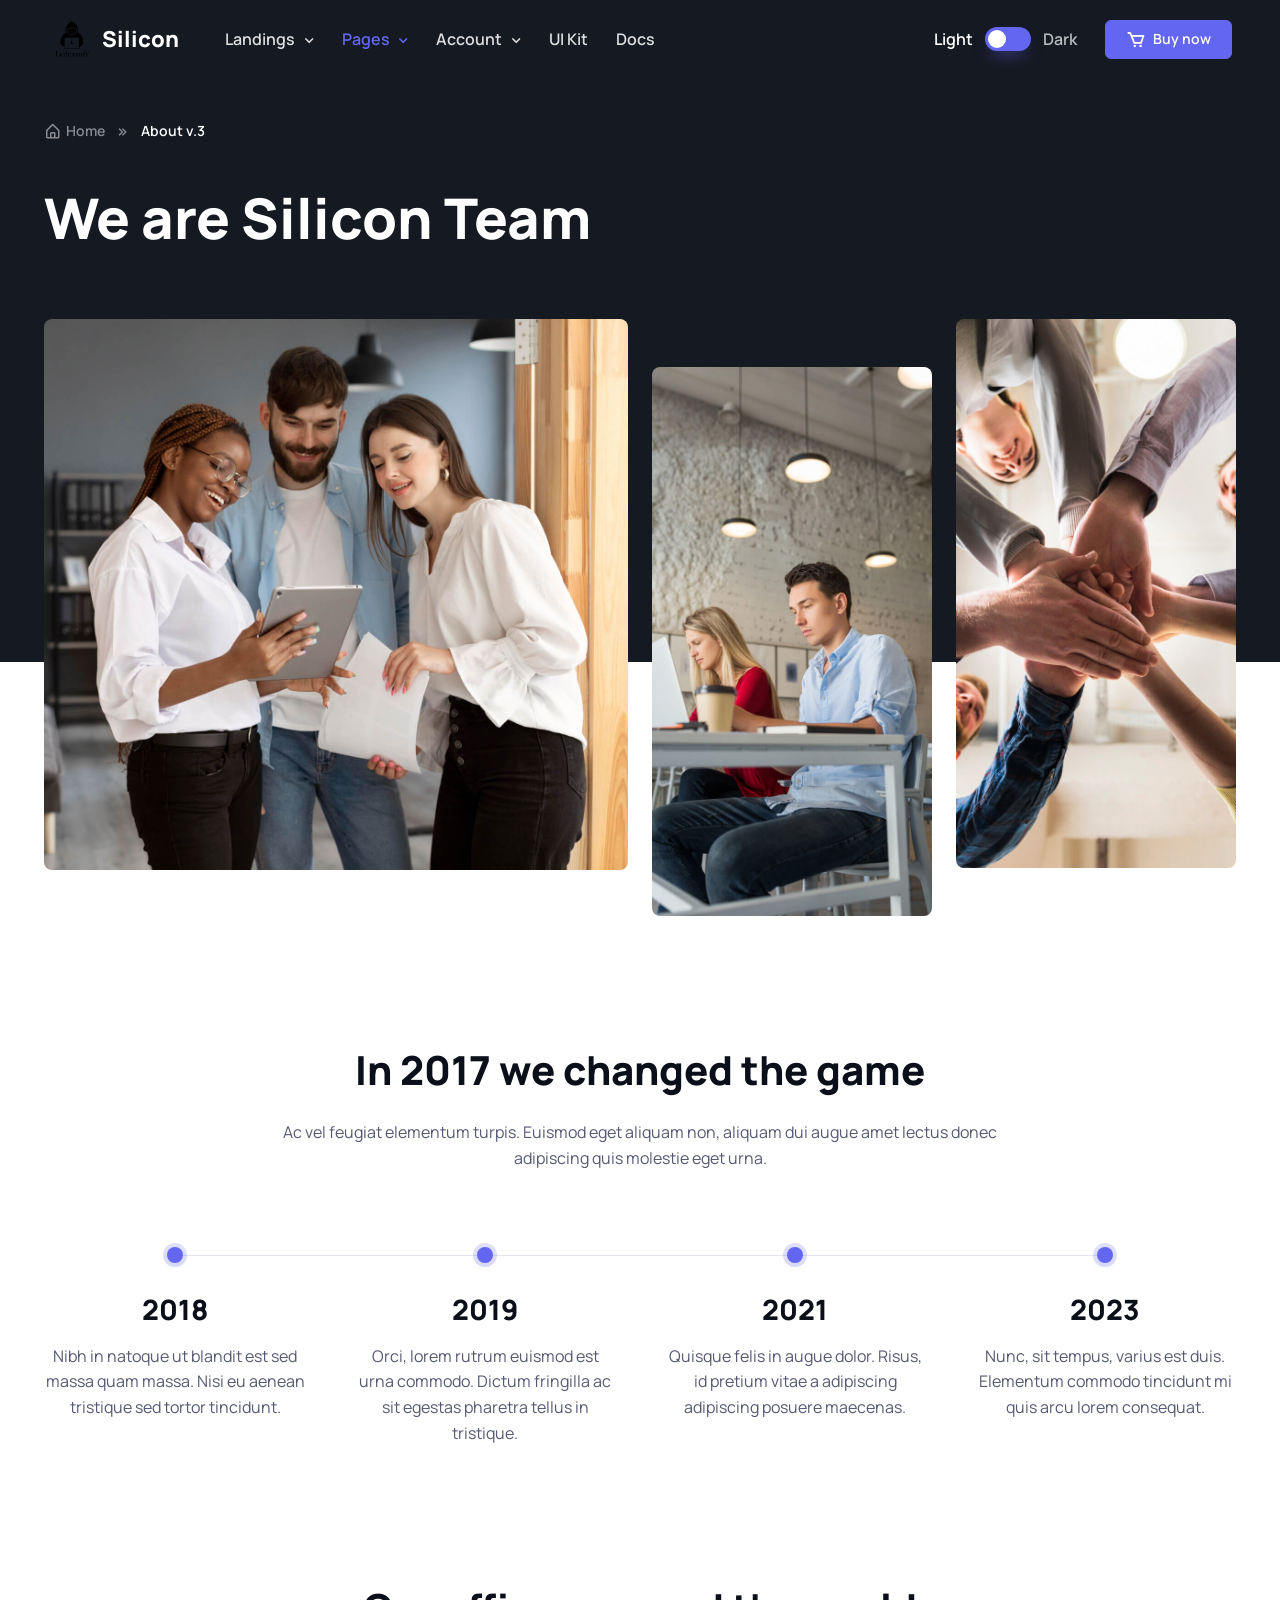
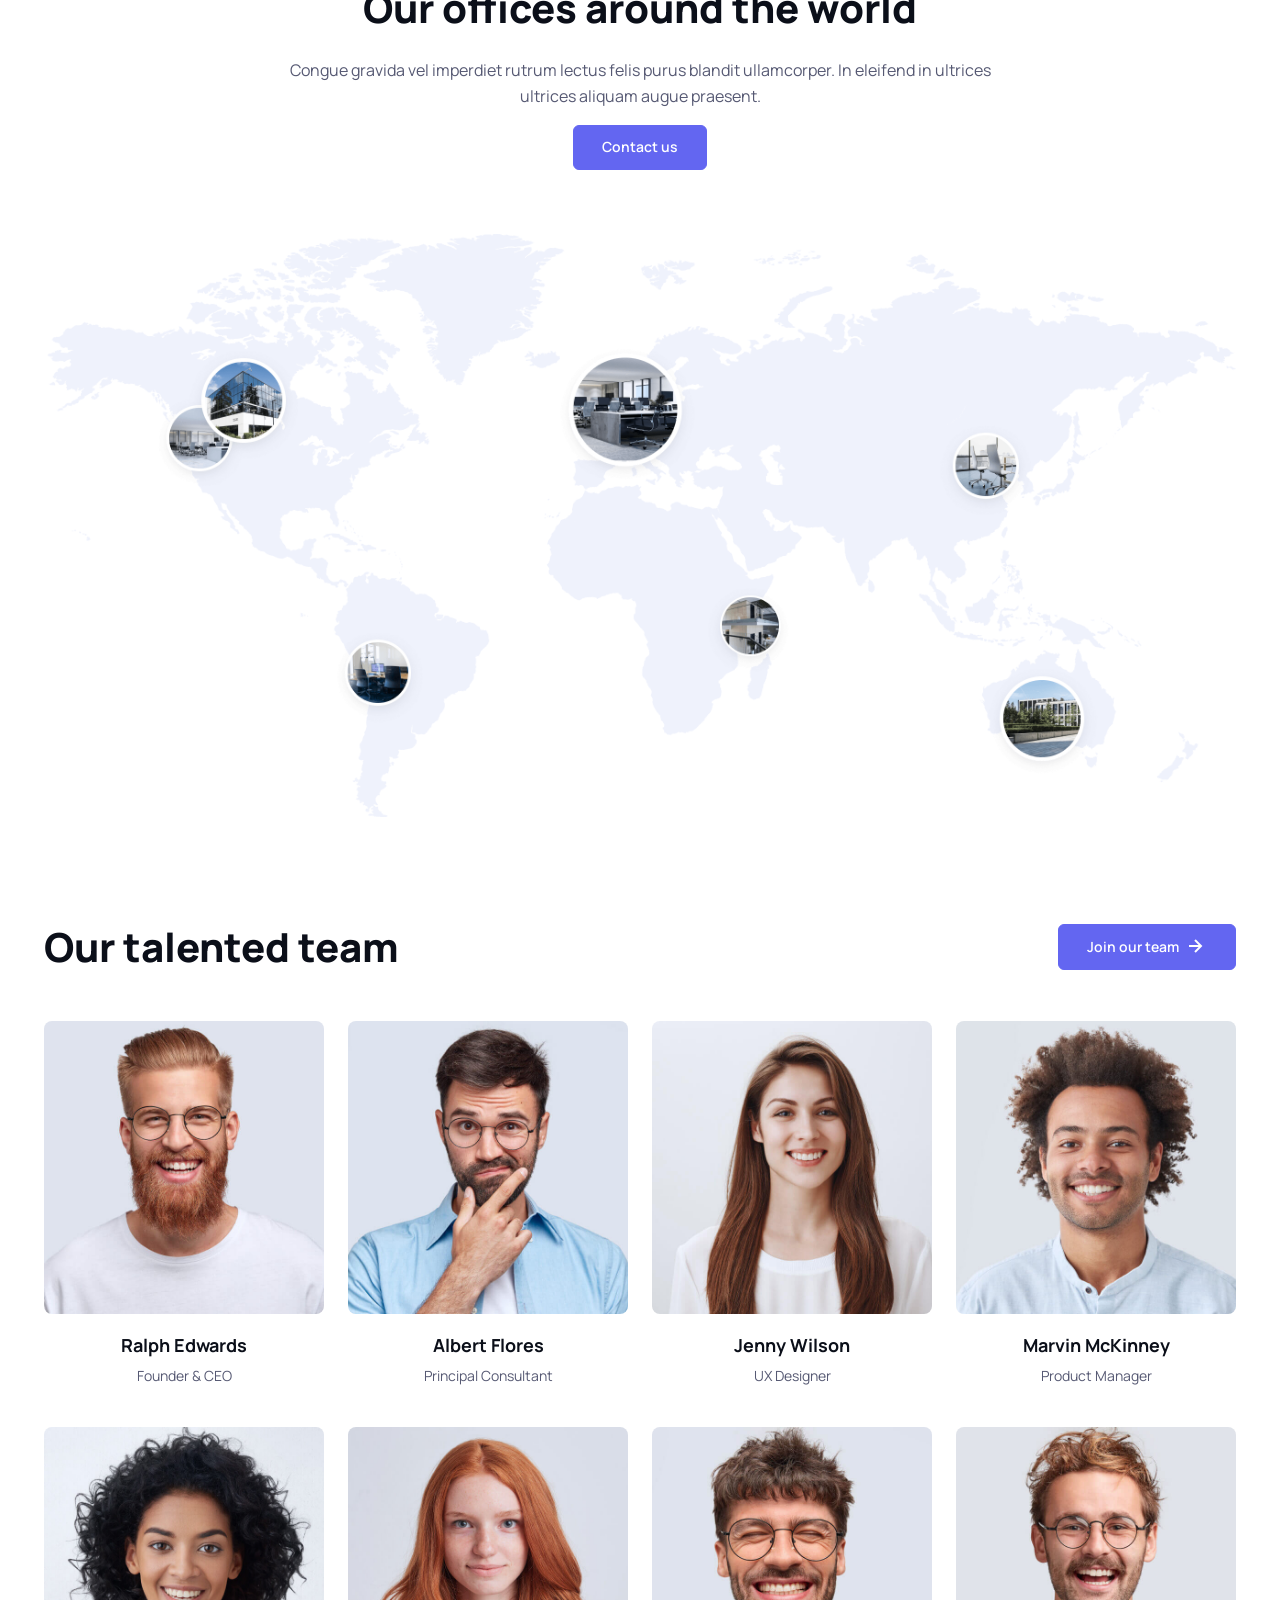
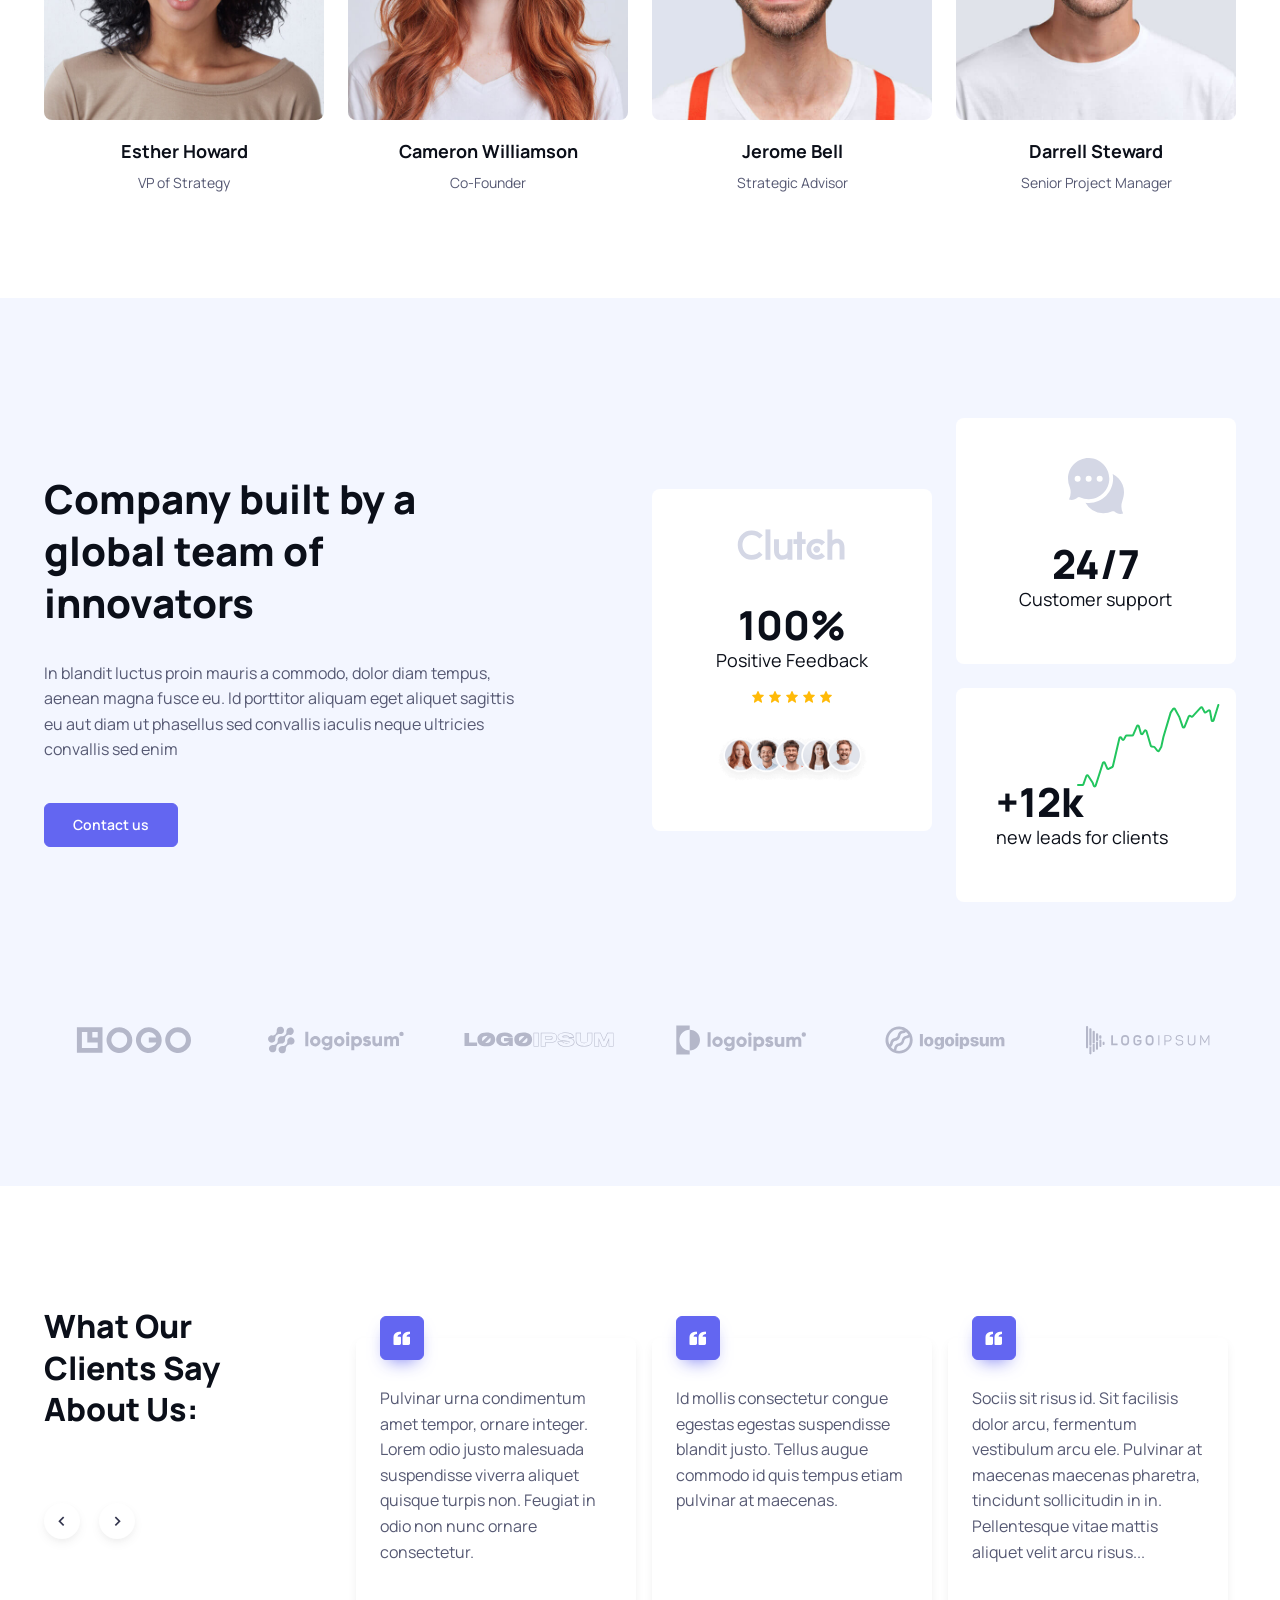
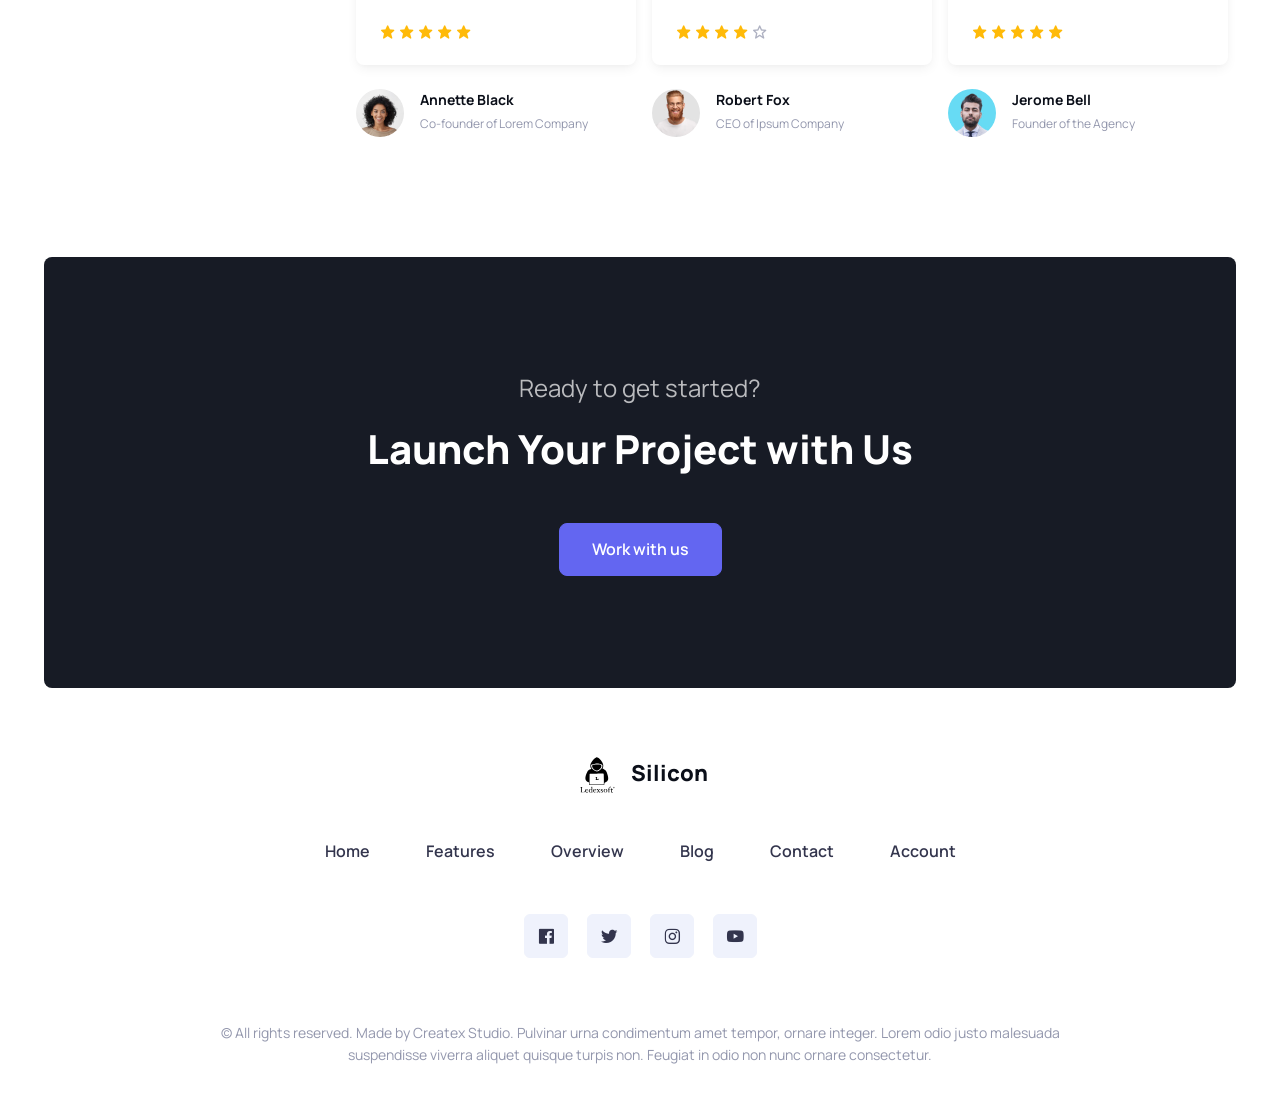
<file: about-v3.html>
<!DOCTYPE html>
<html lang="en" data-bs-theme="light">
  <head>
    <meta charset="utf-8">
    <title>Silicon | About v.3</title>

    <!-- SEO Meta Tags -->
    <meta name="description" content="Silicon - Multipurpose Technology Bootstrap Template">
    <meta name="keywords" content="bootstrap, business, creative agency, mobile app showcase, saas, fintech, finance, online courses, software, medical, conference landing, services, e-commerce, shopping cart, multipurpose, shop, ui kit, marketing, seo, landing, blog, portfolio, html5, css3, javascript, gallery, slider, touch, creative">
    <meta name="author" content="Createx Studio">

    <!-- Viewport -->
    <meta name="viewport" content="width=device-width, initial-scale=1">

    <!-- Theme switcher (color modes) -->
    <script src="assets/js/theme-switcher.js"></script>

    <!-- Favicon and Touch Icons -->
    <link rel="apple-touch-icon" sizes="180x180" href="assets/favicon/apple-touch-icon.png">
    <link rel="icon" type="image/png" sizes="32x32" href="assets/favicon/favicon-32x32.png">
    <link rel="icon" type="image/png" sizes="16x16" href="assets/favicon/favicon-16x16.png">
    <link rel="manifest" href="assets/favicon/site.webmanifest">
    <link rel="mask-icon" href="assets/favicon/safari-pinned-tab.svg" color="#6366f1">
    <link rel="shortcut icon" href="assets/favicon/favicon.ico">
    <meta name="msapplication-TileColor" content="#080032">
    <meta name="msapplication-config" content="assets/favicon/browserconfig.xml">
    <meta name="theme-color" content="#ffffff">

    <!-- Vendor Styles -->
    <link rel="stylesheet" media="screen" href="assets/vendor/boxicons/css/boxicons.min.css">
    <link rel="stylesheet" media="screen" href="assets/vendor/swiper/swiper-bundle.min.css">
    <link rel="stylesheet" media="screen" href="assets/vendor/lightgallery/css/lightgallery-bundle.min.css">

    <!-- Main Theme Styles + Bootstrap -->
    <link rel="stylesheet" media="screen" href="assets/css/theme.min.css">

    <!-- Page loading styles -->
    <style>
      .page-loading {
        position: fixed;
        top: 0;
        right: 0;
        bottom: 0;
        left: 0;
        width: 100%;
        height: 100%;
        -webkit-transition: all .4s .2s ease-in-out;
        transition: all .4s .2s ease-in-out;
        background-color: #fff;
        opacity: 0;
        visibility: hidden;
        z-index: 9999;
      }
      [data-bs-theme="dark"] .page-loading {
        background-color: #0b0f19;
      }
      .page-loading.active {
        opacity: 1;
        visibility: visible;
      }
      .page-loading-inner {
        position: absolute;
        top: 50%;
        left: 0;
        width: 100%;
        text-align: center;
        -webkit-transform: translateY(-50%);
        transform: translateY(-50%);
        -webkit-transition: opacity .2s ease-in-out;
        transition: opacity .2s ease-in-out;
        opacity: 0;
      }
      .page-loading.active > .page-loading-inner {
        opacity: 1;
      }
      .page-loading-inner > span {
        display: block;
        font-size: 1rem;
        font-weight: normal;
        color: #9397ad;
      }
      [data-bs-theme="dark"] .page-loading-inner > span {
        color: #fff;
        opacity: .6;
      }
      .page-spinner {
        display: inline-block;
        width: 2.75rem;
        height: 2.75rem;
        margin-bottom: .75rem;
        vertical-align: text-bottom;
        border: .15em solid #b4b7c9;
        border-right-color: transparent;
        border-radius: 50%;
        -webkit-animation: spinner .75s linear infinite;
        animation: spinner .75s linear infinite;
      }
      [data-bs-theme="dark"] .page-spinner {
        border-color: rgba(255,255,255,.4);
        border-right-color: transparent;
      }
      @-webkit-keyframes spinner {
        100% {
          -webkit-transform: rotate(360deg);
          transform: rotate(360deg);
        }
      }
      @keyframes spinner {
        100% {
          -webkit-transform: rotate(360deg);
          transform: rotate(360deg);
        }
      }
    </style>

    <!-- Page loading scripts -->
    <script>
      (function () {
        window.onload = function () {
          const preloader = document.querySelector('.page-loading');
          preloader.classList.remove('active');
          setTimeout(function () {
            preloader.remove();
          }, 1000);
        };
      })();
    </script>

    <!-- Google Tag Manager -->
    <script>
      (function(w,d,s,l,i){w[l]=w[l]||[];w[l].push({'gtm.start':
      new Date().getTime(),event:'gtm.js'});var f=d.getElementsByTagName(s)[0],
      j=d.createElement(s),dl=l!='dataLayer'?'&l='+l:'';j.async=true;j.src=
      'https://www.googletagmanager.com/gtm.js?id='+i+dl;f.parentNode.insertBefore(j,f);
      })(window,document,'script','dataLayer','GTM-WKV3GT5');
    </script>
  </head>


  <!-- Body -->
  <body>
    
    <!-- Google Tag Manager (noscript)-->
    <noscript>
      <iframe src="//www.googletagmanager.com/ns.html?id=GTM-WKV3GT5" height="0" width="0" style="display: none; visibility: hidden;" title="Google Tag Manager"></iframe>
    </noscript>

    <!-- Page loading spinner -->
    <div class="page-loading active">
      <div class="page-loading-inner">
        <div class="page-spinner"></div><span>Loading...</span>
      </div>
    </div>


    <!-- Page wrapper for sticky footer -->
    <!-- Wraps everything except footer to push footer to the bottom of the page if there is little content -->
    <main class="page-wrapper">


      <!-- Navbar -->
      <!-- Remove "navbar-sticky" class to make navigation bar scrollable with the page -->
      <header class="header navbar navbar-expand-lg navbar-dark position-absolute navbar-sticky">
        <div class="container px-3">
          <a href="index.html" class="navbar-brand pe-3">
            <img src="assets/img/logo.svg" width="47" alt="Silicon">
            Silicon
          </a>
          <div id="navbarNav" class="offcanvas offcanvas-end bg-dark">
            <div class="offcanvas-header border-bottom border-light">
              <h5 class="offcanvas-title text-white">Menu</h5>
              <button type="button" class="btn-close btn-close-white" data-bs-dismiss="offcanvas" aria-label="Close"></button>
            </div>
            <div class="offcanvas-body">
              <ul class="navbar-nav me-auto mb-2 mb-lg-0">
                <li class="nav-item dropdown">
                  <a href="#" class="nav-link dropdown-toggle" data-bs-toggle="dropdown">Landings</a>
                  <div class="dropdown-menu dropdown-menu-dark p-0">
                    <div class="d-lg-flex">
                      <div class="mega-dropdown-column d-flex justify-content-center align-items-center rounded-3 rounded-end-0 px-0" style="margin: -1px; background-color: #f3f6ff;">
                        <img src="assets/img/landings.jpg" alt="Landings">
                      </div>
                      <div class="mega-dropdown-column pt-lg-3 pb-lg-4" style="--si-mega-dropdown-column-width: 15rem;">
                        <ul class="list-unstyled mb-0">
                          <li><a href="index.html" class="dropdown-item">Template Intro Page</a></li>
                          <li><a href="landing-mobile-app-showcase-v1.html" class="dropdown-item">Mobile App Showcase v.1</a></li>
                          <li><a href="landing-mobile-app-showcase-v2.html" class="dropdown-item">Mobile App Showcase v.2</a></li>
                          <li><a href="landing-mobile-app-showcase-v3.html" class="dropdown-item">Mobile App Showcase v.3<span class="badge bg-success ms-2">New</span></a></li>
                          <li><a href="landing-product.html" class="dropdown-item d-flex align-items-center">Product Landing</a></li>
                          <li><a href="landing-saas-v1.html" class="dropdown-item">SaaS v.1</a></li>
                          <li><a href="landing-saas-v2.html" class="dropdown-item">SaaS v.2</a></li>
                          <li><a href="landing-saas-v3.html" class="dropdown-item">SaaS v.3</a></li>
                          <li><a href="landing-saas-v4.html" class="dropdown-item">SaaS v.4</a></li>
                          <li><a href="landing-saas-v5.html" class="dropdown-item">SaaS v.5<span class="badge bg-success ms-2">New</span></a></li>
                        </ul>
                      </div>
                      <div class="mega-dropdown-column pt-lg-3 pb-lg-4">
                        <ul class="list-unstyled mb-0">
                          <li><a href="landing-startup.html" class="dropdown-item d-flex align-items-center">Startup</a></li>
                          <li><a href="landing-financial.html" class="dropdown-item">Financial Consulting</a></li>
                          <li><a href="landing-online-courses.html" class="dropdown-item">Online Courses</a></li>
                          <li><a href="landing-medical.html" class="dropdown-item">Medical</a></li>
                          <li><a href="landing-software-dev-agency-v1.html" class="dropdown-item">Software Dev Agency v.1</a></li>
                          <li><a href="landing-software-dev-agency-v2.html" class="dropdown-item">Software Dev Agency v.2</a></li>
                          <li><a href="landing-software-dev-agency-v3.html" class="dropdown-item">Software Dev Agency v.3</a></li>
                          <li><a href="landing-conference.html" class="dropdown-item">Conference</a></li>
                          <li><a href="landing-digital-agency.html" class="dropdown-item">Digital Agency</a></li>
                          <li><a href="landing-blog.html" class="dropdown-item">Blog Homepage</a></li>
                        </ul>
                      </div>
                    </div>
                  </div>
                </li>
                <li class="nav-item dropdown">
                  <a href="#" class="nav-link dropdown-toggle active" data-bs-toggle="dropdown" aria-current="page">Pages</a>
                  <div class="dropdown-menu dropdown-menu-dark">
                    <div class="d-lg-flex pt-lg-3">
                      <div class="mega-dropdown-column">
                        <h6 class="text-light px-3 mb-2">About</h6>
                        <ul class="list-unstyled mb-3">
                          <li><a href="about-v1.html" class="dropdown-item py-1">About v.1</a></li>
                          <li><a href="about-v2.html" class="dropdown-item py-1">About v.2</a></li>
                          <li><a href="about-v3.html" class="dropdown-item py-1">About v.3</a></li>
                        </ul>
                        <h6 class="text-light px-3 mb-2">Blog</h6>
                        <ul class="list-unstyled mb-3">
                          <li><a href="blog-list-with-sidebar.html" class="dropdown-item py-1">List View with Sidebar</a></li>
                          <li><a href="blog-grid-with-sidebar.html" class="dropdown-item py-1">Grid View with Sidebar</a></li>
                          <li><a href="blog-list-no-sidebar.html" class="dropdown-item py-1">List View no Sidebar</a></li>
                          <li><a href="blog-grid-no-sidebar.html" class="dropdown-item py-1">Grid View no Sidebar</a></li>
                          <li><a href="blog-simple-feed.html" class="dropdown-item py-1">Simple Feed</a></li>
                          <li><a href="blog-single.html" class="dropdown-item py-1">Single Post</a></li>
                          <li><a href="blog-podcast.html" class="dropdown-item py-1">Podcast</a></li>
                        </ul>
                      </div>
                      <div class="mega-dropdown-column">
                        <h6 class="text-light px-3 mb-2">Portfolio</h6>
                        <ul class="list-unstyled mb-3">
                          <li><a href="portfolio-grid.html" class="dropdown-item py-1">Grid View</a></li>
                          <li><a href="portfolio-list.html" class="dropdown-item py-1">List View</a></li>
                          <li><a href="portfolio-slider.html" class="dropdown-item py-1">Slider View</a></li>
                          <li><a href="portfolio-courses.html" class="dropdown-item py-1">Courses</a></li>
                          <li><a href="portfolio-single-project.html" class="dropdown-item py-1">Single Project</a></li>
                          <li><a href="portfolio-single-course.html" class="dropdown-item py-1">Single Course</a></li>
                        </ul>
                        <h6 class="text-light px-3 mb-2">Services</h6>
                        <ul class="list-unstyled mb-3">
                          <li><a href="services-v1.html" class="dropdown-item py-1">Services v.1</a></li>
                          <li><a href="services-v2.html" class="dropdown-item py-1">Services v.2</a></li>
                          <li><a href="services-single-v1.html" class="dropdown-item py-1">Service Details v.1</a></li>
                          <li><a href="services-single-v2.html" class="dropdown-item py-1">Service Details v.2</a></li>
                        </ul>
                      </div>
                      <div class="mega-dropdown-column">
                        <h6 class="text-light px-3 mb-2">Pricing</h6>
                        <ul class="list-unstyled mb-3">
                          <li><a href="pricing.html" class="dropdown-item py-1">Pricing Page</a></li>
                        </ul>
                        <h6 class="text-light px-3 mb-2">Contacts</h6>
                        <ul class="list-unstyled mb-3">
                          <li><a href="contacts-v1.html" class="dropdown-item py-1">Contacts v.1</a></li>
                          <li><a href="contacts-v2.html" class="dropdown-item py-1">Contacts v.2</a></li>
                          <li><a href="contacts-v3.html" class="dropdown-item py-1">Contacts v.3</a></li>
                        </ul>
                        <h6 class="text-light px-3 mb-2">Specialty</h6>
                        <ul class="list-unstyled">
                          <li><a href="404-v1.html" class="dropdown-item py-1">404 Error v.1</a></li>
                          <li><a href="404-v2.html" class="dropdown-item py-1">404 Error v.2</a></li>
                        </ul>
                      </div>
                    </div>
                  </div>
                </li>
                <li class="nav-item dropdown">
                  <a href="#" class="nav-link dropdown-toggle" data-bs-toggle="dropdown">Account</a>
                  <ul class="dropdown-menu dropdown-menu-dark">
                    <li><a href="account-details.html" class="dropdown-item">Account Details</a></li>
                    <li><a href="account-security.html" class="dropdown-item">Security</a></li>
                    <li><a href="account-notifications.html" class="dropdown-item">Notifications</a></li>
                    <li><a href="account-messages.html" class="dropdown-item">Messages</a></li>
                    <li><a href="account-saved-items.html" class="dropdown-item">Saved Items</a></li>
                    <li><a href="account-collections.html" class="dropdown-item">My Collections</a></li>
                    <li><a href="account-payment.html" class="dropdown-item">Payment Details</a></li>
                    <li><a href="account-signin.html" class="dropdown-item">Sign In</a></li>
                    <li><a href="account-signup.html" class="dropdown-item">Sign Up</a></li>
                  </ul>
                </li>
                <li class="nav-item">
                  <a href="components/typography.html" class="nav-link">UI Kit</a>
                </li>
                <li class="nav-item">
                  <a href="docs/getting-started.html" class="nav-link">Docs</a>
                </li>
              </ul>
            </div>
            <div class="offcanvas-header border-top border-light">
              <a href="https://themes.getbootstrap.com/product/silicon-business-technology-template-ui-kit/" class="btn btn-primary w-100" target="_blank" rel="noopener">
                <i class="bx bx-cart fs-4 lh-1 me-1"></i>
                &nbsp;Buy now
              </a>
            </div>      
          </div>
          <div class="pe-lg-1 ms-auto me-4" data-bs-theme="dark">
            <div class="form-check form-switch mode-switch" data-bs-toggle="mode">
              <input type="checkbox" class="form-check-input" id="theme-mode">
              <label class="form-check-label d-none d-sm-block" for="theme-mode">Light</label>
              <label class="form-check-label d-none d-sm-block" for="theme-mode">Dark</label>
            </div>
          </div>
          <button type="button" class="navbar-toggler" data-bs-toggle="offcanvas" data-bs-target="#navbarNav" aria-controls="navbarNav" aria-expanded="false" aria-label="Toggle navigation">
            <span class="navbar-toggler-icon"></span>
          </button>
          <a href="https://themes.getbootstrap.com/product/silicon-business-technology-template-ui-kit/" class="btn btn-primary btn-sm fs-sm rounded d-none d-lg-inline-flex" target="_blank" rel="noopener">
            <i class="bx bx-cart fs-5 lh-1 me-1"></i>
            &nbsp;Buy now
          </a>
        </div>
      </header>


      <!-- Hero -->
      <section class="position-relative pt-5 mb-5" style="background-color: #151922;">
        <span class="d-dark-mode-none d-block position-absolute start-0 bottom-0 w-100 bg-white" style="height: 19.875vw;"></span>
        <span class="d-dark-mode-block d-none position-absolute start-0 bottom-0 w-100 bg-light" style="height: 19.875vw;"></span>
        <div class="container position-relative zindex-2 pt-5" data-bs-theme="dark">

          <!-- Breadcrumb -->
          <nav class="pt-lg-4" aria-label="breadcrumb">
            <ol class="breadcrumb mb-0">
              <li class="breadcrumb-item">
                <a href="index.html"><i class="bx bx-home-alt fs-lg me-1"></i>Home</a>
              </li>
              <li class="breadcrumb-item active" aria-current="page">About v.3</li>
            </ol>
          </nav>

          <!-- Page title -->
          <div class="mt-4 mb-lg-5 mb-4 py-3">
            <h1 class="display-4 mb-0">We are Silicon Team</h1>
          </div>

          <!-- Gallery -->
          <div class="row g-md-4 g-3">
            <div class="col-md-6">
              <img src="assets/img/about/hero/05.jpg" alt="Hero image" class="rounded-3">
            </div>
            <div class="col-md-3 col-6 d-md-block d-none mt-5 pt-3 pt-xl-4">
              <img src="assets/img/about/hero/06.jpg" alt="Hero image" class="rounded-3">
            </div>
            <div class="col-md-3 col-6 d-md-block d-none">
              <img src="assets/img/about/hero/07.jpg" alt="Hero image" class="rounded-3">
            </div>
          </div>
        </div>
      </section>


      <!-- Story -->
      <section class="container mb-5 pt-md-1 pt-lg-4 pt-xl-5">
        <div class="mt-4 py-2 pb-sm-3 pb-md-4 pb-lg-5 mx-auto text-center" style="max-width: 46.625rem;">
          <h2 class="h1 mb-4">In 2017 we changed the game</h2>
          <p class="mb-4">Ac vel feugiat elementum turpis. Euismod eget aliquam non, aliquam dui augue amet lectus donec adipiscing quis molestie eget urna.</p>
        </div>

        <!-- Steps -->
        <div class="steps steps-center steps-sm steps-horizontal-lg" style="--si-steps-number-size-sm: 1.5rem; --si-steps-number-inner-size-sm: 1rem; --si-steps-number-bg: rgba(99,102,241,.2); --si-steps-number-inner-bg: #6366f1;">

          <!-- Step -->
          <div class="step w-100 mx-auto" style="max-width: 26rem;">
            <div class="step-number"><div class="step-number-inner"></div></div>
            <div class="step-body">
              <h3 class="mb-3">2018</h3>
              <p class="mb-0">Nibh in natoque ut blandit est sed massa quam massa. Nisi eu aenean tristique sed tortor tincidunt.</p>
            </div>
          </div>

          <!-- Step -->
          <div class="step w-100 mx-auto" style="max-width: 26rem;">
            <div class="step-number"><div class="step-number-inner"></div></div>
            <div class="step-body">
              <h3 class="mb-3">2019</h3>
              <p class="mb-0">Orci, lorem rutrum euismod est urna commodo. Dictum fringilla ac sit egestas pharetra tellus in tristique.</p>
            </div>
          </div>

          <!-- Step -->
          <div class="step w-100 mx-auto" style="max-width: 26rem;">
            <div class="step-number"><div class="step-number-inner"></div></div>
            <div class="step-body">
              <h3 class="mb-3">2021</h3>
              <p class="mb-0">Quisque felis in augue dolor. Risus, id pretium vitae a adipiscing adipiscing posuere maecenas.</p>
            </div>
          </div>

          <!-- Step -->
          <div class="step w-100 mx-auto" style="max-width: 26rem;">
            <div class="step-number"><div class="step-number-inner"></div></div>
            <div class="step-body">
              <h3 class="mb-3">2023</h3>
              <p class="mb-0">Nunc, sit tempus, varius est duis. Elementum commodo tincidunt mi quis arcu lorem consequat.</p>
            </div>
          </div>
        </div>
      </section>


      <!-- Locations -->
      <section class="container mb-5 pt-md-3 pt-lg-4 pt-xl-5">
        <div class="pt-2 pt-sm-4 pb-md-3 mb-4 mt-lg-1 mt-xl-3 mx-auto text-center" style="max-width: 47rem;">
          <h2 class="h1 mb-4">Our offices around the world</h2>
          <p class="mb-3">Congue gravida vel imperdiet rutrum lectus felis purus blandit ullamcorper. In eleifend in ultrices ultrices aliquam augue praesent.</p>
          <a href="contacts-v2.html" class="btn btn-primary mb-4">Contact us</a>
        </div>

        <!-- Map -->
        <div class="mb-4 pb-2">
          <img src="assets/img/about/map-light.png" alt="Map" class="d-dark-mode-none d-block">
          <img src="assets/img/about/map-dark.png" alt="Map" class="d-dark-mode-block d-none">
        </div>
      </section>


      <!-- Team -->
      <section class="container mb-5 py-lg-3 py-xl-4 py-xxl-5">
        <div class="d-md-flex align-items-center justify-content-between text-md-start text-center pt-1 pt-sm-3 pt-md-4 mb-5">
          <h2 class="h1 mb-md-0">Our talented team</h2>
          <a href="#" class="btn btn-primary">
            Join our team
            <i class="bx bx-right-arrow-alt lead ms-1"></i>
          </a>
        </div>

        <!-- Team grid -->
        <div class="row row-cols-1 row-cols-sm-2 row-cols-md-3 row-cols-lg-4 g-4 pb-lg-2 pb-xl-3">

          <!-- Item -->
          <div class="col">
            <div class="card card-hover border-0 bg-transparent">
              <div class="position-relative">
                <img src="assets/img/team/24.jpg" class="rounded-3" alt="Ralph Edwards">
                <div class="card-img-overlay d-flex flex-column align-items-center justify-content-center rounded-3">
                  <span class="position-absolute top-0 start-0 w-100 h-100 bg-primary opacity-35 rounded-3"></span>
                  <div class="position-relative d-flex zindex-2">
                    <a href="#" class="btn btn-icon btn-secondary btn-facebook btn-sm bg-white me-2" aria-label="Facebook">
                      <i class="bx bxl-facebook"></i>
                    </a>
                    <a href="#" class="btn btn-icon btn-secondary btn-linkedin btn-sm bg-white me-2" aria-label="LinkedIn">
                      <i class="bx bxl-linkedin"></i>
                    </a>
                    <a href="#" class="btn btn-icon btn-secondary btn-twitter btn-sm bg-white" aria-label="Twitter">
                      <i class="bx bxl-twitter"></i>
                    </a>
                  </div>
                </div>
              </div>
              <div class="card-body text-center p-3">
                <h3 class="fs-lg fw-semibold pt-1 mb-2">Ralph Edwards</h3>
                <p class="fs-sm mb-0">Founder &amp; CEO</p>
              </div>
            </div>
          </div>

          <!-- Item -->
          <div class="col">
            <div class="card card-hover border-0 bg-transparent">
              <div class="position-relative">
                <img src="assets/img/team/25.jpg" class="rounded-3" alt="Albert Flores">
                <div class="card-img-overlay d-flex flex-column align-items-center justify-content-center rounded-3">
                  <span class="position-absolute top-0 start-0 w-100 h-100 bg-primary opacity-35 rounded-3"></span>
                  <div class="position-relative d-flex zindex-2">
                    <a href="#" class="btn btn-icon btn-secondary btn-facebook btn-sm bg-white me-2" aria-label="Facebook">
                      <i class="bx bxl-facebook"></i>
                    </a>
                    <a href="#" class="btn btn-icon btn-secondary btn-linkedin btn-sm bg-white me-2" aria-label="LinkedIn">
                      <i class="bx bxl-linkedin"></i>
                    </a>
                    <a href="#" class="btn btn-icon btn-secondary btn-twitter btn-sm bg-white" aria-label="Twitter">
                      <i class="bx bxl-twitter"></i>
                    </a>
                  </div>
                </div>
              </div>
              <div class="card-body text-center p-3">
                <h3 class="fs-lg fw-semibold pt-1 mb-2">Albert Flores</h3>
                <p class="fs-sm mb-0">Principal Consultant</p>
              </div>
            </div>
          </div>

          <!-- Item -->
          <div class="col">
            <div class="card card-hover border-0 bg-transparent">
              <div class="position-relative">
                <img src="assets/img/team/26.jpg" class="rounded-3" alt="Jenny Wilson">
                <div class="card-img-overlay d-flex flex-column align-items-center justify-content-center rounded-3">
                  <span class="position-absolute top-0 start-0 w-100 h-100 bg-primary opacity-35 rounded-3"></span>
                  <div class="position-relative d-flex zindex-2">
                    <a href="#" class="btn btn-icon btn-secondary btn-facebook btn-sm bg-white me-2" aria-label="Facebook">
                      <i class="bx bxl-facebook"></i>
                    </a>
                    <a href="#" class="btn btn-icon btn-secondary btn-linkedin btn-sm bg-white me-2" aria-label="LinkedIn">
                      <i class="bx bxl-linkedin"></i>
                    </a>
                    <a href="#" class="btn btn-icon btn-secondary btn-twitter btn-sm bg-white" aria-label="Twitter">
                      <i class="bx bxl-twitter"></i>
                    </a>
                  </div>
                </div>
              </div>
              <div class="card-body text-center p-3">
                <h3 class="fs-lg fw-semibold pt-1 mb-2">Jenny Wilson</h3>
                <p class="fs-sm mb-0">UX Designer</p>
              </div>
            </div>
          </div>

          <!-- Item -->
          <div class="col">
            <div class="card card-hover border-0 bg-transparent">
              <div class="position-relative">
                <img src="assets/img/team/27.jpg" class="rounded-3" alt="Marvin McKinney">
                <div class="card-img-overlay d-flex flex-column align-items-center justify-content-center rounded-3">
                  <span class="position-absolute top-0 start-0 w-100 h-100 bg-primary opacity-35 rounded-3"></span>
                  <div class="position-relative d-flex zindex-2">
                    <a href="#" class="btn btn-icon btn-secondary btn-facebook btn-sm bg-white me-2" aria-label="Facebook">
                      <i class="bx bxl-facebook"></i>
                    </a>
                    <a href="#" class="btn btn-icon btn-secondary btn-linkedin btn-sm bg-white me-2" aria-label="LinkedIn">
                      <i class="bx bxl-linkedin"></i>
                    </a>
                    <a href="#" class="btn btn-icon btn-secondary btn-twitter btn-sm bg-white" aria-label="Twitter">
                      <i class="bx bxl-twitter"></i>
                    </a>
                  </div>
                </div>
              </div>
              <div class="card-body text-center p-3">
                <h3 class="fs-lg fw-semibold pt-1 mb-2">Marvin McKinney</h3>
                <p class="fs-sm mb-0">Product Manager</p>
              </div>
            </div>
          </div>

          <!-- Item -->
          <div class="col">
            <div class="card card-hover border-0 bg-transparent">
              <div class="position-relative">
                <img src="assets/img/team/28.jpg" class="rounded-3" alt="Esther Howard">
                <div class="card-img-overlay d-flex flex-column align-items-center justify-content-center rounded-3">
                  <span class="position-absolute top-0 start-0 w-100 h-100 bg-primary opacity-35 rounded-3"></span>
                  <div class="position-relative d-flex zindex-2">
                    <a href="#" class="btn btn-icon btn-secondary btn-facebook btn-sm bg-white me-2" aria-label="Facebook">
                      <i class="bx bxl-facebook"></i>
                    </a>
                    <a href="#" class="btn btn-icon btn-secondary btn-linkedin btn-sm bg-white me-2" aria-label="LinkedIn">
                      <i class="bx bxl-linkedin"></i>
                    </a>
                    <a href="#" class="btn btn-icon btn-secondary btn-twitter btn-sm bg-white" aria-label="Twitter">
                      <i class="bx bxl-twitter"></i>
                    </a>
                  </div>
                </div>
              </div>
              <div class="card-body text-center p-3">
                <h3 class="fs-lg fw-semibold pt-1 mb-2">Esther Howard</h3>
                <p class="fs-sm mb-0">VP of Strategy</p>
              </div>
            </div>
          </div>

          <!-- Item -->
          <div class="col">
            <div class="card card-hover border-0 bg-transparent">
              <div class="position-relative">
                <img src="assets/img/team/29.jpg" class="rounded-3" alt="Cameron Williamson">
                <div class="card-img-overlay d-flex flex-column align-items-center justify-content-center rounded-3">
                  <span class="position-absolute top-0 start-0 w-100 h-100 bg-primary opacity-35 rounded-3"></span>
                  <div class="position-relative d-flex zindex-2">
                    <a href="#" class="btn btn-icon btn-secondary btn-facebook btn-sm bg-white me-2" aria-label="Facebook">
                      <i class="bx bxl-facebook"></i>
                    </a>
                    <a href="#" class="btn btn-icon btn-secondary btn-linkedin btn-sm bg-white me-2" aria-label="LinkedIn">
                      <i class="bx bxl-linkedin"></i>
                    </a>
                    <a href="#" class="btn btn-icon btn-secondary btn-twitter btn-sm bg-white" aria-label="Twitter">
                      <i class="bx bxl-twitter"></i>
                    </a>
                  </div>
                </div>
              </div>
              <div class="card-body text-center p-3">
                <h3 class="fs-lg fw-semibold pt-1 mb-2">Cameron Williamson</h3>
                <p class="fs-sm mb-0">Co-Founder</p>
              </div>
            </div>
          </div>

          <!-- Item -->
          <div class="col">
            <div class="card card-hover border-0 bg-transparent">
              <div class="position-relative">
                <img src="assets/img/team/30.jpg" class="rounded-3" alt="Jerome Bell">
                <div class="card-img-overlay d-flex flex-column align-items-center justify-content-center rounded-3">
                  <span class="position-absolute top-0 start-0 w-100 h-100 bg-primary opacity-35 rounded-3"></span>
                  <div class="position-relative d-flex zindex-2">
                    <a href="#" class="btn btn-icon btn-secondary btn-facebook btn-sm bg-white me-2" aria-label="Facebook">
                      <i class="bx bxl-facebook"></i>
                    </a>
                    <a href="#" class="btn btn-icon btn-secondary btn-linkedin btn-sm bg-white me-2" aria-label="LinkedIn">
                      <i class="bx bxl-linkedin"></i>
                    </a>
                    <a href="#" class="btn btn-icon btn-secondary btn-twitter btn-sm bg-white" aria-label="Twitter">
                      <i class="bx bxl-twitter"></i>
                    </a>
                  </div>
                </div>
              </div>
              <div class="card-body text-center p-3">
                <h3 class="fs-lg fw-semibold pt-1 mb-2">Jerome Bell</h3>
                <p class="fs-sm mb-0">Strategic Advisor</p>
              </div>
            </div>
          </div>

          <!-- Item -->
          <div class="col">
            <div class="card card-hover border-0 bg-transparent">
              <div class="position-relative">
                <img src="assets/img/team/31.jpg" class="rounded-3" alt="Darrell Steward">
                <div class="card-img-overlay d-flex flex-column align-items-center justify-content-center rounded-3">
                  <span class="position-absolute top-0 start-0 w-100 h-100 bg-primary opacity-35 rounded-3"></span>
                  <div class="position-relative d-flex zindex-2">
                    <a href="#" class="btn btn-icon btn-secondary btn-facebook btn-sm bg-white me-2" aria-label="Facebook">
                      <i class="bx bxl-facebook"></i>
                    </a>
                    <a href="#" class="btn btn-icon btn-secondary btn-linkedin btn-sm bg-white me-2" aria-label="LinkedIn">
                      <i class="bx bxl-linkedin"></i>
                    </a>
                    <a href="#" class="btn btn-icon btn-secondary btn-twitter btn-sm bg-white" aria-label="Twitter">
                      <i class="bx bxl-twitter"></i>
                    </a>
                  </div>
                </div>
              </div>
              <div class="card-body text-center p-3">
                <h3 class="fs-lg fw-semibold pt-1 mb-2">Darrell Steward</h3>
                <p class="fs-sm mb-0">Senior Project Manager</p>
              </div>
            </div>
          </div>
        </div>
      </section>


      <!-- Stats + Partners -->
      <section class="bg-secondary mb-5 py-lg-4 py-xl-5">
        <div class="container pt-5">
          <div class="row align-items-center gy-5 pt-2 pt-sm-3 pt-md-4">
            <div class="col-lg-5 text-lg-start text-center">
              <h2 class="h1 mb-4 pb-lg-2">Company built by a global team of innovators</h2>
              <p class="mb-4 pb-1 pb-sm-2 pb-lg-3">In blandit luctus proin mauris a commodo, dolor diam tempus, aenean magna fusce eu. Id porttitor aliquam eget aliquet sagittis eu aut diam ut phasellus sed convallis iaculis neque ultricies convallis sed enim</p>
              <a href="contacts-v2.html" class="btn btn-primary">Contact us</a>
            </div>
            <div class="col-lg-6 offset-lg-1">
              <div class="row row-cols-sm-2 row-cols-1 g-4 align-items-center">
                <div class="col">
                  <div class="card border-0">
                    <div class="card-body m-xl-3 m-1 text-center">
                      <a href="#" class="d-inline-block mb-4 pb-2">
                        <img src="assets/img/about/clutch-logo-dark.svg" width="116" alt="Clutch" class="d-dark-mode-none d-block">
                        <img src="assets/img/about/clutch-logo-light.svg" width="116" alt="Clutch" class="d-dark-mode-block d-none">
                      </a>
                      <h5 class="mb-3 fs-lg fw-normal lh-1">
                        <span class="h1 d-block w-100 mb-0">100%</span>
                        Positive Feedback
                      </h5>
                      <div class="mb-3 text-nowrap">
                        <i class="bx bxs-star text-warning fs-sm"></i>
                        <i class="bx bxs-star text-warning fs-sm"></i>
                        <i class="bx bxs-star text-warning fs-sm"></i>
                        <i class="bx bxs-star text-warning fs-sm"></i>
                        <i class="bx bxs-star text-warning fs-sm"></i>
                      </div>
                      <img src="assets/img/about/members-light.png" width="168" alt="Members" class="d-dark-mode-none d-block mx-auto">
                      <img src="assets/img/about/members-dark.png" width="168" alt="Members" class="d-dark-mode-block d-none mx-auto">
                    </div>
                  </div>
                </div>
                <div class="col">
                  <div class="card border-0">
                    <div class="card-body m-xl-3 m-1 text-center">
                      <img src="assets/img/about/chat-light.svg" width="56" alt="Icon" class="d-dark-mode-none d-block mx-auto mb-4">
                      <img src="assets/img/about/chat-dark.svg" width="56" alt="Icon" class="d-dark-mode-block d-none mx-auto mb-4">
                      <h5 class="mb-3 fs-lg fw-normal lh-1">
                        <span class="h1 d-block w-100 mb-0">24/7</span>
                        Customer support
                      </h5>
                    </div>
                  </div>
                  <div class="card border-0 mt-4">
                    <div class="card-body m-xl-3 m-1 bg-repeat-0 bg-position-top-end" style="background-image: url(assets/img/about/graph.svg);">
                      <h5 class="mb-3 fs-lg fw-normal lh-1 mt-5">
                        <span class="h1 d-block w-100 mb-0">+12k</span>
                        new leads for clients
                      </h5>
                    </div>
                  </div>
                </div>
              </div>
            </div>
          </div>

          <!-- Brands (carousel) -->
          <div class="swiper mx-n2 mt-lg-5 mt-sm-2 mt-md-4 pt-4" data-swiper-options='{
            "slidesPerView": 2,
            "loop": true,
            "autoplay": {
              "delay": 6000,
              "disableOnInteraction": false
            },
            "breakpoints": {
              "500": {
                "slidesPerView": 3,
                "spaceBetween": 8
              },
              "650": {
                "slidesPerView": 4,
                "spaceBetween": 8
              },
              "900": {
                "slidesPerView": 5,
                "spaceBetween": 8
              },
              "1100": {
                "slidesPerView": 6,
                "spaceBetween": 8
              }
            }
          }'>
            <div class="swiper-wrapper">

              <!-- Item -->
              <div class="swiper-slide py-3">
                <a href="#" class="card card-body bg-none border-0 px-2 mx-2">
                  <img src="assets/img/brands/01.svg" class="d-block mx-auto my-2" width="154" alt="Brand">
                </a>
              </div>

              <!-- Item -->
              <div class="swiper-slide py-3">
                <a href="#" class="card card-body bg-none border-0 px-2 mx-2">
                  <img src="assets/img/brands/02.svg" class="d-block mx-auto my-2" width="154" alt="Brand">
                </a>
              </div>

              <!-- Item -->
              <div class="swiper-slide py-3">
                <a href="#" class="card card-body bg-none border-0 px-2 mx-2">
                  <img src="assets/img/brands/03.svg" class="d-block mx-auto my-2" width="154" alt="Brand">
                </a>
              </div>

              <!-- Item -->
              <div class="swiper-slide py-3">
                <a href="#" class="card card-body bg-none border-0 px-2 mx-2">
                  <img src="assets/img/brands/04.svg" class="d-block mx-auto my-2" width="154" alt="Brand">
                </a>
              </div>

              <!-- Item -->
              <div class="swiper-slide py-3">
                <a href="#" class="card card-body bg-none border-0 px-2 mx-2">
                  <img src="assets/img/brands/05.svg" class="d-block mx-auto my-2" width="154" alt="Brand">
                </a>
              </div>

              <!-- Item -->
              <div class="swiper-slide py-3">
                <a href="#" class="card card-body bg-none border-0 px-2 mx-2">
                  <img src="assets/img/brands/06.svg" class="d-block mx-auto my-2" width="154" alt="Brand">
                </a>
              </div>
            </div>

            <!-- Pagination (bullets) -->
            <div class="swiper-pagination position-relative pt-2 mt-4"></div>
          </div>
        </div>
      </section>


      <!-- Testimonials -->
      <section class="container mb-5 pb-3 py-lg-4 py-xl-5">
        <div class="row gy-4 gy-md-5 pt-3 py-md-4">
          <div class="col-xl-2 col-lg-3 text-lg-start text-center">
            <h2 class="mb-4 mb-xl-5 pb-2 pb-md-3 pb-lg-4">What Our Clients Say About Us:</h2>
            <button type="button" id="prev" class="btn btn-prev btn-icon btn-sm me-2" aria-label="Previous">
              <i class="bx bx-chevron-left"></i>
            </button>
            <button type="button" id="next" class="btn btn-next btn-icon btn-sm ms-2" aria-label="Next">
              <i class="bx bx-chevron-right"></i>
            </button>
          </div>
          <div class="col-lg-9 offset-xl-1">
            <div class="swiper" data-swiper-options='{
              "loop": true,
              "navigation": {
                "prevEl": "#prev",
                "nextEl": "#next"
              },
              "breakpoints": {
                "0": {
                  "slidesPerView": 1
                },
                "500": {
                  "slidesPerView": 2
                },
                "768": {
                  "slidesPerView": 3
                }
              }
            }'>
              <div class="swiper-wrapper">

                <!-- Item -->
                <div class="swiper-slide h-auto p-2 pb-4">
                  <figure class="d-flex flex-column h-100 mt-4">
                    <div class="card h-100 position-relative border-0 shadow-sm pt-4">
                      <span class="btn btn-icon btn-primary shadow-primary pe-none position-absolute top-0 start-0 translate-middle-y ms-4">
                        <i class="bx bxs-quote-left"></i>
                      </span>
                      <blockquote class="card-body pb-3 mb-0">
                        <p class="mb-0">Pulvinar urna condimentum amet tempor, ornare integer. Lorem odio justo malesuada suspendisse viverra aliquet quisque turpis non. Feugiat in odio non nunc ornare consectetur.</p>
                      </blockquote>
                      <div class="card-footer border-0 text-nowrap pt-0">
                        <i class="bx bxs-star text-warning"></i>
                        <i class="bx bxs-star text-warning"></i>
                        <i class="bx bxs-star text-warning"></i>
                        <i class="bx bxs-star text-warning"></i>
                        <i class="bx bxs-star text-warning"></i>
                      </div>
                    </div>
                    <figcaption class="d-flex align-items-center pt-4">
                      <img src="assets/img/avatar/03.jpg" width="48" class="rounded-circle" alt="Annette Black">
                      <div class="ps-3">
                        <h6 class="fs-sm fw-semibold mb-0">Annette Black</h6>
                        <span class="fs-xs text-muted">Co-founder of Lorem Company</span>
                      </div>
                    </figcaption>
                  </figure>
                </div>

                <!-- Item -->
                <div class="swiper-slide h-auto p-2 pb-4">
                  <figure class="d-flex flex-column h-100 mt-4">
                    <div class="card h-100 position-relative border-0 shadow-sm pt-4">
                      <span class="btn btn-icon btn-primary shadow-primary pe-none position-absolute top-0 start-0 translate-middle-y ms-4">
                        <i class="bx bxs-quote-left"></i>
                      </span>
                      <blockquote class="card-body pb-3 mb-0">
                        <p class="mb-0">Id mollis consectetur congue egestas egestas suspendisse blandit justo. Tellus augue commodo id quis tempus etiam pulvinar at maecenas.</p>
                      </blockquote>
                      <div class="card-footer border-0 text-nowrap pt-0">
                        <i class="bx bxs-star text-warning"></i>
                        <i class="bx bxs-star text-warning"></i>
                        <i class="bx bxs-star text-warning"></i>
                        <i class="bx bxs-star text-warning"></i>
                        <i class="bx bx-star text-muted opacity-75"></i>
                      </div>
                    </div>
                    <figcaption class="d-flex align-items-center pt-4">
                      <img src="assets/img/avatar/02.jpg" width="48" class="rounded-circle" alt="Robert Fox">
                      <div class="ps-3">
                        <h6 class="fs-sm fw-semibold mb-0">Robert Fox</h6>
                        <span class="fs-xs text-muted">CEO of Ipsum Company</span>
                      </div>
                    </figcaption>
                  </figure>
                </div>

                <!-- Item -->
                <div class="swiper-slide h-auto p-2 pb-4">
                  <figure class="d-flex flex-column h-100 mt-4">
                    <div class="card h-100 position-relative border-0 shadow-sm pt-4">
                      <span class="btn btn-icon btn-primary shadow-primary pe-none position-absolute top-0 start-0 translate-middle-y ms-4">
                        <i class="bx bxs-quote-left"></i>
                      </span>
                      <blockquote class="card-body pb-3 mb-0">
                        <p class="mb-0">Sociis sit risus id. Sit facilisis dolor arcu, fermentum vestibulum arcu ele. Pulvinar at maecenas maecenas pharetra, tincidunt sollicitudin in in. Pellentesque vitae mattis aliquet velit arcu risus...</p>
                      </blockquote>
                      <div class="card-footer border-0 text-nowrap pt-0">
                        <i class="bx bxs-star text-warning"></i>
                        <i class="bx bxs-star text-warning"></i>
                        <i class="bx bxs-star text-warning"></i>
                        <i class="bx bxs-star text-warning"></i>
                        <i class="bx bxs-star text-warning"></i>
                      </div>
                    </div>
                    <figcaption class="d-flex align-items-center pt-4">
                      <img src="assets/img/avatar/10.jpg" width="48" class="rounded-circle" alt="Jerome Bell">
                      <div class="ps-3">
                        <h6 class="fs-sm fw-semibold mb-0">Jerome Bell</h6>
                        <span class="fs-xs text-muted">Founder of the Agency </span>
                      </div>
                    </figcaption>
                  </figure>
                </div>

                <!-- Item -->
                <div class="swiper-slide h-auto p-2 pb-4">
                  <figure class="d-flex flex-column h-100 mt-4">
                    <div class="card h-100 position-relative border-0 shadow-sm pt-4">
                      <span class="btn btn-icon btn-primary shadow-primary pe-none position-absolute top-0 start-0 translate-middle-y ms-4">
                        <i class="bx bxs-quote-left"></i>
                      </span>
                      <blockquote class="card-body pb-3 mb-0">
                        <p class="mb-0">Pulvinar urna condimentum amet tempor, ornare integer. Lorem odio justo malesuada suspendisse viverra aliquet quisque turpis non. Feugiat in odio non nunc ornare consectetur.</p>
                      </blockquote>
                      <div class="card-footer border-0 text-nowrap pt-0">
                        <i class="bx bxs-star text-warning"></i>
                        <i class="bx bxs-star text-warning"></i>
                        <i class="bx bxs-star text-warning"></i>
                        <i class="bx bxs-star text-warning"></i>
                        <i class="bx bx-star text-muted opacity-75"></i>
                      </div>
                    </div>
                    <figcaption class="d-flex align-items-center pt-4">
                      <img src="assets/img/avatar/03.jpg" width="48" class="rounded-circle" alt="Annette Black">
                      <div class="ps-3">
                        <h6 class="fs-sm fw-semibold mb-0">Annette Black</h6>
                        <span class="fs-xs text-muted">Co-founder of Lorem Company</span>
                      </div>
                    </figcaption>
                  </figure>
                </div>

                <!-- Item -->
                <div class="swiper-slide h-auto p-2 pb-4">
                  <figure class="d-flex flex-column h-100 mt-4">
                    <div class="card h-100 position-relative border-0 shadow-sm pt-4">
                      <span class="btn btn-icon btn-primary shadow-primary pe-none position-absolute top-0 start-0 translate-middle-y ms-4">
                        <i class="bx bxs-quote-left"></i>
                      </span>
                      <blockquote class="card-body pb-3 mb-0">
                        <p class="mb-0">Id mollis consectetur congue egestas egestas suspendisse blandit justo. Tellus augue commodo id quis tempus etiam pulvinar at maecenas.</p>
                      </blockquote>
                      <div class="card-footer border-0 text-nowrap pt-0">
                        <i class="bx bxs-star text-warning"></i>
                        <i class="bx bxs-star text-warning"></i>
                        <i class="bx bxs-star text-warning"></i>
                        <i class="bx bxs-star text-warning"></i>
                        <i class="bx bxs-star text-warning"></i>
                      </div>
                    </div>
                    <figcaption class="d-flex align-items-center pt-4">
                      <img src="assets/img/avatar/02.jpg" width="48" class="rounded-circle" alt="Robert Fox">
                      <div class="ps-3">
                        <h6 class="fs-sm fw-semibold mb-0">Robert Fox</h6>
                        <span class="fs-xs text-muted">CEO of Ipsum Company</span>
                      </div>
                    </figcaption>
                  </figure>
                </div>

                <!-- Item -->
                <div class="swiper-slide h-auto p-2 pb-4">
                  <figure class="d-flex flex-column h-100 mt-4">
                    <div class="card h-100 position-relative border-0 shadow-sm pt-4">
                      <span class="btn btn-icon btn-primary shadow-primary pe-none position-absolute top-0 start-0 translate-middle-y ms-4">
                        <i class="bx bxs-quote-left"></i>
                      </span>
                      <blockquote class="card-body pb-3 mb-0">
                        <p class="mb-0">Sociis sit risus id. Sit facilisis dolor arcu, fermentum vestibulum arcu ele. Pulvinar at maecenas maecenas pharetra, tincidunt sollicitudin in in. Pellentesque vitae mattis aliquet velit arcu risus...</p>
                      </blockquote>
                      <div class="card-footer border-0 text-nowrap pt-0">
                        <i class="bx bxs-star text-warning"></i>
                        <i class="bx bxs-star text-warning"></i>
                        <i class="bx bxs-star text-warning"></i>
                        <i class="bx bxs-star text-warning"></i>
                        <i class="bx bx-star text-muted opacity-75"></i>
                      </div>
                    </div>
                    <figcaption class="d-flex align-items-center pt-4">
                      <img src="assets/img/avatar/10.jpg" width="48" class="rounded-circle" alt="Jerome Bell">
                      <div class="ps-3">
                        <h6 class="fs-sm fw-semibold mb-0">Jerome Bell</h6>
                        <span class="fs-xs text-muted">Founder of the Agency </span>
                      </div>
                    </figcaption>
                  </figure>
                </div>
              </div>
            </div>
          </div>
        </div>
      </section>


      <!-- CTA -->
      <section class="container">
        <div class="position-relative bg-dark rounded-3 overflow-hidden px-3 py-5">
          <span class="position-absolute top-0 start-0 w-100 h-100" style="background-color: rgba(255, 255, 255, .05)"></span>
          <div class="position-relative zindex-5 text-center my-xl-3 py-1 py-md-4 py-lg-5">
            <p class="lead text-light opacity-70 mb-3">Ready to get started?</p>
            <h2 class="h1 text-light pb-3 pb-lg-0 mb-lg-5">Launch Your Project with Us</h2>
            <a href="#" class="btn btn-primary btn-lg">Work with us</a>
          </div>
        </div>
      </section>
    </main>


    <!-- Footer -->
    <footer class="footer py-5">
      <div class="container text-center pt-2 pt-sm-3">
        <div class="navbar-brand d-inline-block text-dark p-0 me-0 mb-4 pb-md-2">
          <img src="assets/img/logo.svg" width="47" alt="Silicon">
          Silicon
        </div>
        <ul class="nav align-items-center justify-content-center mb-4 pb-1 pb-md-3">
          <li class="nav-item mx-lg-1 px-md-2">
            <a href="#" class="nav-link">Home</a>
          </li>
          <li class="nav-item mx-lg-1 px-md-2">
            <a href="#" class="nav-link">Features</a>
          </li>
          <li class="nav-item mx-lg-1 px-md-2">
            <a href="#" class="nav-link">Overview</a>
          </li>
          <li class="nav-item mx-lg-1 px-md-2">
            <a href="#" class="nav-link">Blog</a>
          </li>
          <li class="nav-item mx-lg-1 px-md-2">
            <a href="#" class="nav-link">Contact</a>
          </li>
          <li class="nav-item mx-lg-1 px-md-2">
            <a href="#" class="nav-link">Account</a>
          </li>
        </ul>
        <div class="d-inline-block mt-n3 ms-n3 pb-2 pb-md-3 mb-4 mb-lg-5">
          <a href="#" class="btn btn-icon btn-secondary btn-facebook mt-3 ms-3" aria-label="Facebook">
            <i class="bx bxl-facebook-square"></i>
          </a>
          <a href="#" class="btn btn-icon btn-secondary btn-twitter mt-3 ms-3" aria-label="Twitter">
            <i class="bx bxl-twitter"></i>
          </a>
          <a href="#" class="btn btn-icon btn-secondary btn-instagram mt-3 ms-3" aria-label="Instagram">
            <i class="bx bxl-instagram"></i>
          </a>
          <a href="#" class="btn btn-icon btn-secondary btn-youtube mt-3 ms-3" aria-label="YouTube">
            <i class="bx bxl-youtube"></i>
          </a>
        </div>
        <p class="mb-0 mx-auto fs-sm text-muted" style="max-width: 53.5rem">&copy; All rights reserved. Made by <a class="nav-link d-inline-block p-0" href="https://createx.studio/" target="_blank" rel="noopener">Createx Studio</a>. Pulvinar urna condimentum amet tempor, ornare integer. Lorem odio justo malesuada suspendisse viverra aliquet quisque turpis non. Feugiat in odio non nunc ornare consectetur.</p>
      </div>
    </footer>


    <!-- Back to top button -->
    <a href="#top" class="btn-scroll-top" data-scroll>
      <span class="btn-scroll-top-tooltip text-muted fs-sm me-2">Top</span>
      <i class="btn-scroll-top-icon bx bx-chevron-up"></i>
    </a>


    <!-- Vendor Scripts -->
    <script src="assets/vendor/swiper/swiper-bundle.min.js"></script>
    <script src="assets/vendor/lightgallery/lightgallery.min.js"></script>
    <script src="assets/vendor/lightgallery/plugins/video/lg-video.min.js"></script>

    <!-- Main Theme Script -->
    <script src="assets/js/theme.min.js"></script>
  </body>
</html>
</file>
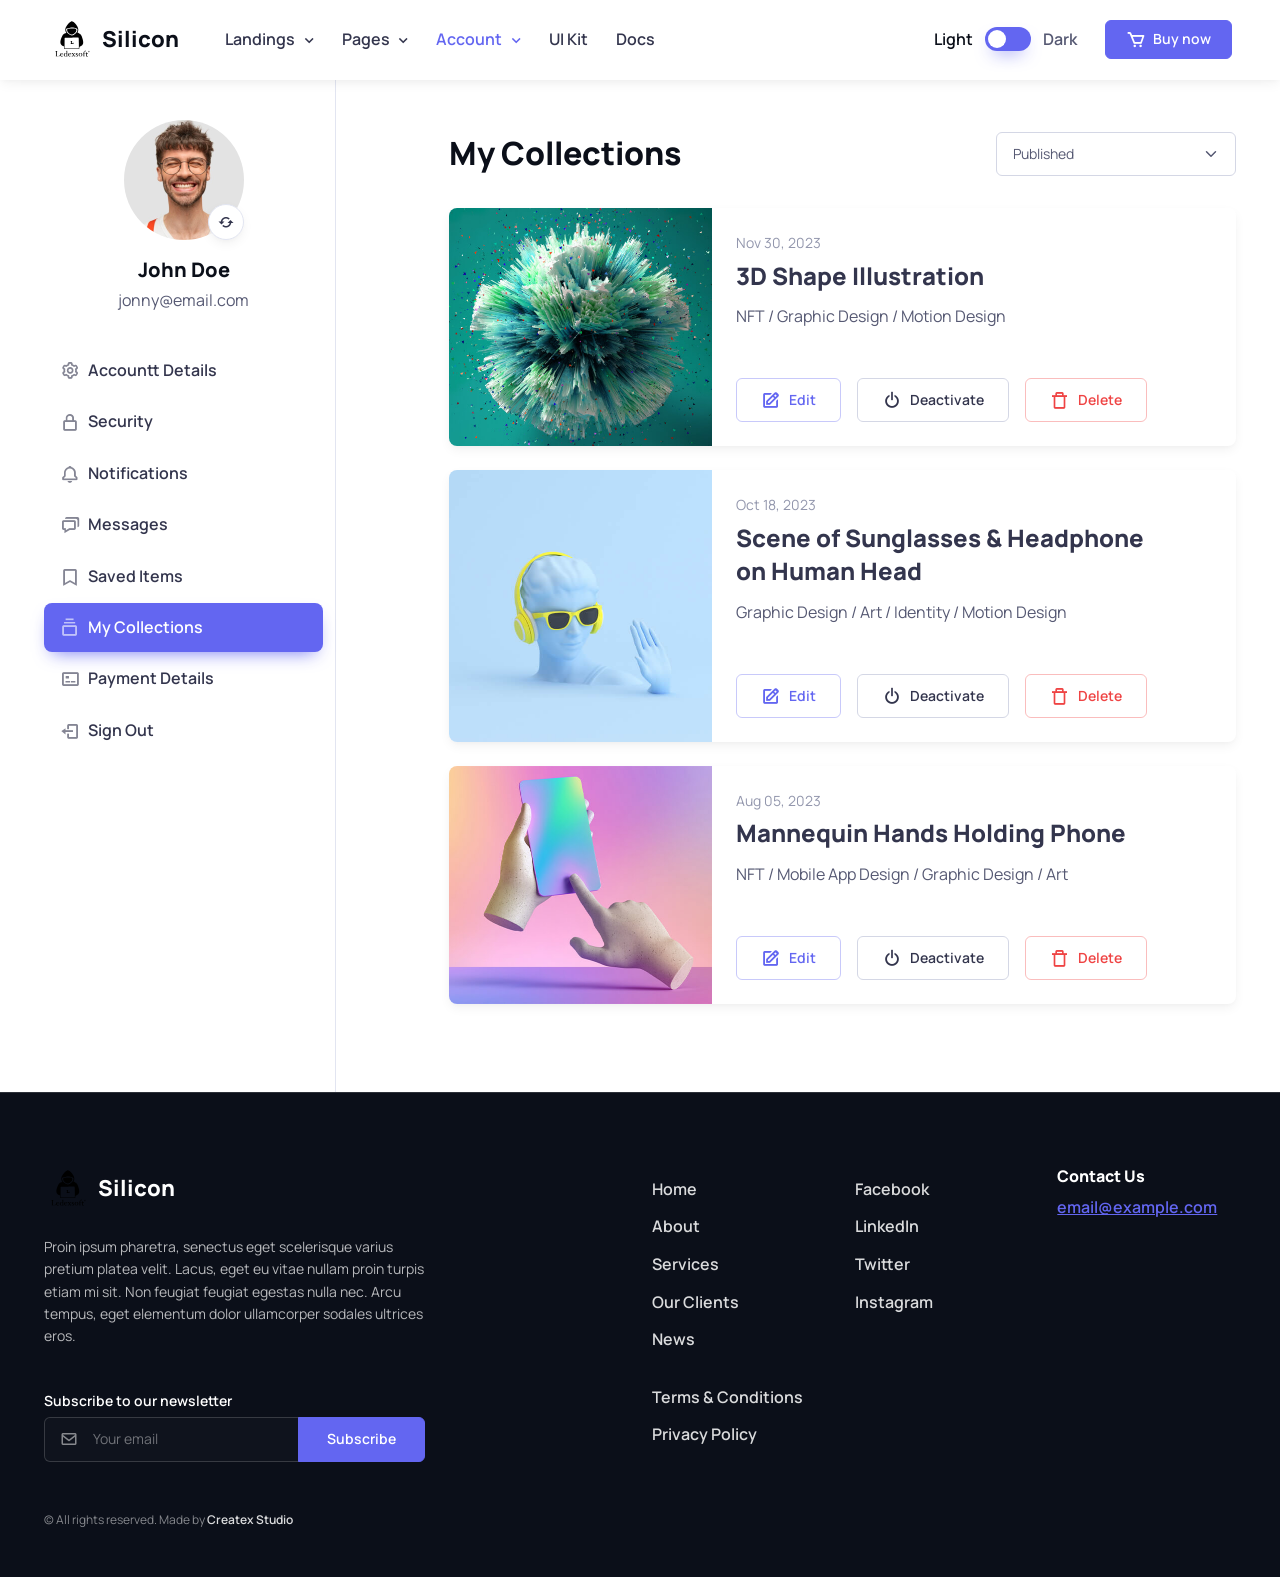
<file: account-collections.html>
<!DOCTYPE html>
<html lang="en" data-bs-theme="light">
  <head>
    <meta charset="utf-8">
    <title>Silicon | Account - My Collections</title>

    <!-- SEO Meta Tags -->
    <meta name="description" content="Silicon - Multipurpose Technology Bootstrap Template">
    <meta name="keywords" content="bootstrap, business, creative agency, mobile app showcase, saas, fintech, finance, online courses, software, medical, conference landing, services, e-commerce, shopping cart, multipurpose, shop, ui kit, marketing, seo, landing, blog, portfolio, html5, css3, javascript, gallery, slider, touch, creative">
    <meta name="author" content="Createx Studio">

    <!-- Viewport -->
    <meta name="viewport" content="width=device-width, initial-scale=1">

    <!-- Theme switcher (color modes) -->
    <script src="assets/js/theme-switcher.js"></script>

    <!-- Favicon and Touch Icons -->
    <link rel="apple-touch-icon" sizes="180x180" href="assets/favicon/apple-touch-icon.png">
    <link rel="icon" type="image/png" sizes="32x32" href="assets/favicon/favicon-32x32.png">
    <link rel="icon" type="image/png" sizes="16x16" href="assets/favicon/favicon-16x16.png">
    <link rel="manifest" href="assets/favicon/site.webmanifest">
    <link rel="mask-icon" href="assets/favicon/safari-pinned-tab.svg" color="#6366f1">
    <link rel="shortcut icon" href="assets/favicon/favicon.ico">
    <meta name="msapplication-TileColor" content="#080032">
    <meta name="msapplication-config" content="assets/favicon/browserconfig.xml">
    <meta name="theme-color" content="#ffffff">

    <!-- Vendor Styles -->
    <link rel="stylesheet" media="screen" href="assets/vendor/boxicons/css/boxicons.min.css">

    <!-- Main Theme Styles + Bootstrap -->
    <link rel="stylesheet" media="screen" href="assets/css/theme.min.css">

    <!-- Page loading styles -->
    <style>
      .page-loading {
        position: fixed;
        top: 0;
        right: 0;
        bottom: 0;
        left: 0;
        width: 100%;
        height: 100%;
        -webkit-transition: all .4s .2s ease-in-out;
        transition: all .4s .2s ease-in-out;
        background-color: #fff;
        opacity: 0;
        visibility: hidden;
        z-index: 9999;
      }
      [data-bs-theme="dark"] .page-loading {
        background-color: #0b0f19;
      }
      .page-loading.active {
        opacity: 1;
        visibility: visible;
      }
      .page-loading-inner {
        position: absolute;
        top: 50%;
        left: 0;
        width: 100%;
        text-align: center;
        -webkit-transform: translateY(-50%);
        transform: translateY(-50%);
        -webkit-transition: opacity .2s ease-in-out;
        transition: opacity .2s ease-in-out;
        opacity: 0;
      }
      .page-loading.active > .page-loading-inner {
        opacity: 1;
      }
      .page-loading-inner > span {
        display: block;
        font-size: 1rem;
        font-weight: normal;
        color: #9397ad;
      }
      [data-bs-theme="dark"] .page-loading-inner > span {
        color: #fff;
        opacity: .6;
      }
      .page-spinner {
        display: inline-block;
        width: 2.75rem;
        height: 2.75rem;
        margin-bottom: .75rem;
        vertical-align: text-bottom;
        border: .15em solid #b4b7c9;
        border-right-color: transparent;
        border-radius: 50%;
        -webkit-animation: spinner .75s linear infinite;
        animation: spinner .75s linear infinite;
      }
      [data-bs-theme="dark"] .page-spinner {
        border-color: rgba(255,255,255,.4);
        border-right-color: transparent;
      }
      @-webkit-keyframes spinner {
        100% {
          -webkit-transform: rotate(360deg);
          transform: rotate(360deg);
        }
      }
      @keyframes spinner {
        100% {
          -webkit-transform: rotate(360deg);
          transform: rotate(360deg);
        }
      }
    </style>

    <!-- Page loading scripts -->
    <script>
      (function () {
        window.onload = function () {
          const preloader = document.querySelector('.page-loading');
          preloader.classList.remove('active');
          setTimeout(function () {
            preloader.remove();
          }, 1000);
        };
      })();
    </script>

    <!-- Google Tag Manager -->
    <script>
      (function(w,d,s,l,i){w[l]=w[l]||[];w[l].push({'gtm.start':
      new Date().getTime(),event:'gtm.js'});var f=d.getElementsByTagName(s)[0],
      j=d.createElement(s),dl=l!='dataLayer'?'&l='+l:'';j.async=true;j.src=
      'https://www.googletagmanager.com/gtm.js?id='+i+dl;f.parentNode.insertBefore(j,f);
      })(window,document,'script','dataLayer','GTM-WKV3GT5');
    </script>
  </head>


  <!-- Body -->
  <body>

    <!-- Google Tag Manager (noscript)-->
    <noscript>
      <iframe src="//www.googletagmanager.com/ns.html?id=GTM-WKV3GT5" height="0" width="0" style="display: none; visibility: hidden;" title="Google Tag Manager"></iframe>
    </noscript>

    <!-- Page loading spinner -->
    <div class="page-loading active">
      <div class="page-loading-inner">
        <div class="page-spinner"></div><span>Loading...</span>
      </div>
    </div>


    <!-- Page wrapper for sticky footer -->
    <!-- Wraps everything except footer to push footer to the bottom of the page if there is little content -->
    <main class="page-wrapper">


      <!-- Navbar -->
      <!-- Remove "fixed-top" class to make navigation bar scrollable with the page -->
      <header class="header navbar navbar-expand-lg bg-light border-bottom border-light shadow-sm fixed-top">
        <div class="container px-3">
          <a href="index.html" class="navbar-brand pe-3">
            <img src="assets/img/logo.svg" width="47" alt="Silicon">
            Silicon
          </a>
          <div id="navbarNav" class="offcanvas offcanvas-end">
            <div class="offcanvas-header border-bottom">
              <h5 class="offcanvas-title">Menu</h5>
              <button type="button" class="btn-close" data-bs-dismiss="offcanvas" aria-label="Close"></button>
            </div>
            <div class="offcanvas-body">
              <ul class="navbar-nav me-auto mb-2 mb-lg-0">
                <li class="nav-item dropdown">
                  <a href="#" class="nav-link dropdown-toggle" data-bs-toggle="dropdown">Landings</a>
                  <div class="dropdown-menu p-0">
                    <div class="d-lg-flex">
                      <div class="mega-dropdown-column d-flex justify-content-center align-items-center rounded-3 rounded-end-0 px-0" style="margin: -1px; background-color: #f3f6ff;">
                        <img src="assets/img/landings.jpg" alt="Landings">
                      </div>
                      <div class="mega-dropdown-column pt-lg-3 pb-lg-4" style="--si-mega-dropdown-column-width: 15rem;">
                        <ul class="list-unstyled mb-0">
                          <li><a href="index.html" class="dropdown-item">Template Intro Page</a></li>
                          <li><a href="landing-mobile-app-showcase-v1.html" class="dropdown-item">Mobile App Showcase v.1</a></li>
                          <li><a href="landing-mobile-app-showcase-v2.html" class="dropdown-item">Mobile App Showcase v.2</a></li>
                          <li><a href="landing-mobile-app-showcase-v3.html" class="dropdown-item">Mobile App Showcase v.3<span class="badge bg-success ms-2">New</span></a></li>
                          <li><a href="landing-product.html" class="dropdown-item d-flex align-items-center">Product Landing</a></li>
                          <li><a href="landing-saas-v1.html" class="dropdown-item">SaaS v.1</a></li>
                          <li><a href="landing-saas-v2.html" class="dropdown-item">SaaS v.2</a></li>
                          <li><a href="landing-saas-v3.html" class="dropdown-item">SaaS v.3</a></li>
                          <li><a href="landing-saas-v4.html" class="dropdown-item">SaaS v.4</a></li>
                          <li><a href="landing-saas-v5.html" class="dropdown-item">SaaS v.5<span class="badge bg-success ms-2">New</span></a></li>
                        </ul>
                      </div>
                      <div class="mega-dropdown-column pt-lg-3 pb-lg-4">
                        <ul class="list-unstyled mb-0">
                          <li><a href="landing-startup.html" class="dropdown-item d-flex align-items-center">Startup</a></li>
                          <li><a href="landing-financial.html" class="dropdown-item">Financial Consulting</a></li>
                          <li><a href="landing-online-courses.html" class="dropdown-item">Online Courses</a></li>
                          <li><a href="landing-medical.html" class="dropdown-item">Medical</a></li>
                          <li><a href="landing-software-dev-agency-v1.html" class="dropdown-item">Software Dev Agency v.1</a></li>
                          <li><a href="landing-software-dev-agency-v2.html" class="dropdown-item">Software Dev Agency v.2</a></li>
                          <li><a href="landing-software-dev-agency-v3.html" class="dropdown-item">Software Dev Agency v.3</a></li>
                          <li><a href="landing-conference.html" class="dropdown-item">Conference</a></li>
                          <li><a href="landing-digital-agency.html" class="dropdown-item">Digital Agency</a></li>
                          <li><a href="landing-blog.html" class="dropdown-item">Blog Homepage</a></li>
                        </ul>
                      </div>
                    </div>
                  </div>
                </li>
                <li class="nav-item dropdown">
                  <a href="#" class="nav-link dropdown-toggle" data-bs-toggle="dropdown">Pages</a>
                  <div class="dropdown-menu">
                    <div class="d-lg-flex pt-lg-3">
                      <div class="mega-dropdown-column">
                        <h6 class="px-3 mb-2">About</h6>
                        <ul class="list-unstyled mb-3">
                          <li><a href="about-v1.html" class="dropdown-item py-1">About v.1</a></li>
                          <li><a href="about-v2.html" class="dropdown-item py-1">About v.2</a></li>
                          <li><a href="about-v3.html" class="dropdown-item py-1">About v.3</a></li>
                        </ul>
                        <h6 class="px-3 mb-2">Blog</h6>
                        <ul class="list-unstyled mb-3">
                          <li><a href="blog-list-with-sidebar.html" class="dropdown-item py-1">List View with Sidebar</a></li>
                          <li><a href="blog-grid-with-sidebar.html" class="dropdown-item py-1">Grid View with Sidebar</a></li>
                          <li><a href="blog-list-no-sidebar.html" class="dropdown-item py-1">List View no Sidebar</a></li>
                          <li><a href="blog-grid-no-sidebar.html" class="dropdown-item py-1">Grid View no Sidebar</a></li>
                          <li><a href="blog-simple-feed.html" class="dropdown-item py-1">Simple Feed</a></li>
                          <li><a href="blog-single.html" class="dropdown-item py-1">Single Post</a></li>
                          <li><a href="blog-podcast.html" class="dropdown-item py-1">Podcast</a></li>
                        </ul>
                      </div>
                      <div class="mega-dropdown-column">
                        <h6 class="px-3 mb-2">Portfolio</h6>
                        <ul class="list-unstyled mb-3">
                          <li><a href="portfolio-grid.html" class="dropdown-item py-1">Grid View</a></li>
                          <li><a href="portfolio-list.html" class="dropdown-item py-1">List View</a></li>
                          <li><a href="portfolio-slider.html" class="dropdown-item py-1">Slider View</a></li>
                          <li><a href="portfolio-courses.html" class="dropdown-item py-1">Courses</a></li>
                          <li><a href="portfolio-single-project.html" class="dropdown-item py-1">Single Project</a></li>
                          <li><a href="portfolio-single-course.html" class="dropdown-item py-1">Single Course</a></li>
                        </ul>
                        <h6 class="px-3 mb-2">Services</h6>
                        <ul class="list-unstyled mb-3">
                          <li><a href="services-v1.html" class="dropdown-item py-1">Services v.1</a></li>
                          <li><a href="services-v2.html" class="dropdown-item py-1">Services v.2</a></li>
                          <li><a href="services-single-v1.html" class="dropdown-item py-1">Service Details v.1</a></li>
                          <li><a href="services-single-v2.html" class="dropdown-item py-1">Service Details v.2</a></li>
                        </ul>
                      </div>
                      <div class="mega-dropdown-column">
                        <h6 class="px-3 mb-2">Pricing</h6>
                        <ul class="list-unstyled mb-3">
                          <li><a href="pricing.html" class="dropdown-item py-1">Pricing Page</a></li>
                        </ul>
                        <h6 class="px-3 mb-2">Contacts</h6>
                        <ul class="list-unstyled mb-3">
                          <li><a href="contacts-v1.html" class="dropdown-item py-1">Contacts v.1</a></li>
                          <li><a href="contacts-v2.html" class="dropdown-item py-1">Contacts v.2</a></li>
                          <li><a href="contacts-v3.html" class="dropdown-item py-1">Contacts v.3</a></li>
                        </ul>
                        <h6 class="px-3 mb-2">Specialty</h6>
                        <ul class="list-unstyled">
                          <li><a href="404-v1.html" class="dropdown-item py-1">404 Error v.1</a></li>
                          <li><a href="404-v2.html" class="dropdown-item py-1">404 Error v.2</a></li>
                        </ul>
                      </div>
                    </div>
                  </div>
                </li>
                <li class="nav-item dropdown">
                  <a href="#" class="nav-link dropdown-toggle active" data-bs-toggle="dropdown" aria-current="page">Account</a>
                  <ul class="dropdown-menu">
                    <li><a href="account-details.html" class="dropdown-item">Account Details</a></li>
                    <li><a href="account-security.html" class="dropdown-item">Security</a></li>
                    <li><a href="account-notifications.html" class="dropdown-item">Notifications</a></li>
                    <li><a href="account-messages.html" class="dropdown-item">Messages</a></li>
                    <li><a href="account-saved-items.html" class="dropdown-item">Saved Items</a></li>
                    <li><a href="account-collections.html" class="dropdown-item">My Collections</a></li>
                    <li><a href="account-payment.html" class="dropdown-item">Payment Details</a></li>
                    <li><a href="account-signin.html" class="dropdown-item">Sign In</a></li>
                    <li><a href="account-signup.html" class="dropdown-item">Sign Up</a></li>
                  </ul>
                </li>
                <li class="nav-item">
                  <a href="components/typography.html" class="nav-link">UI Kit</a>
                </li>
                <li class="nav-item">
                  <a href="docs/getting-started.html" class="nav-link">Docs</a>
                </li>
              </ul>
            </div>
            <div class="offcanvas-header border-top">
              <a href="https://themes.getbootstrap.com/product/silicon-business-technology-template-ui-kit/" class="btn btn-primary w-100" target="_blank" rel="noopener">
                <i class="bx bx-cart fs-4 lh-1 me-1"></i>
                &nbsp;Buy now
              </a>
            </div>
          </div>
          <div class="form-check form-switch mode-switch pe-lg-1 ms-auto me-4" data-bs-toggle="mode">
            <input type="checkbox" class="form-check-input" id="theme-mode">
            <label class="form-check-label d-none d-sm-block" for="theme-mode">Light</label>
            <label class="form-check-label d-none d-sm-block" for="theme-mode">Dark</label>
          </div>
          <button type="button" class="navbar-toggler" data-bs-toggle="offcanvas" data-bs-target="#navbarNav" aria-controls="navbarNav" aria-expanded="false" aria-label="Toggle navigation">
            <span class="navbar-toggler-icon"></span>
          </button>
          <a href="https://themes.getbootstrap.com/product/silicon-business-technology-template-ui-kit/" class="btn btn-primary btn-sm fs-sm rounded d-none d-lg-inline-flex" target="_blank" rel="noopener">
            <i class="bx bx-cart fs-5 lh-1 me-1"></i>
            &nbsp;Buy now
          </a>
        </div>
      </header>


      <!-- Page content -->
      <section class="container pt-5">
        <div class="row">


          <!-- Sidebar (User info + Account menu) -->
          <aside class="col-lg-3 col-md-4 border-end pb-5 mt-n5">
            <div class="position-sticky top-0">
              <div class="text-center pt-5">
                <div class="d-table position-relative mx-auto mt-2 mt-lg-4 pt-5 mb-3">
                  <img src="assets/img/avatar/18.jpg" class="d-block rounded-circle" width="120" alt="John Doe">
                  <button type="button" class="btn btn-icon btn-light bg-white btn-sm border rounded-circle shadow-sm position-absolute bottom-0 end-0 mt-4" data-bs-toggle="tooltip" data-bs-placement="bottom" title="Change picture" aria-label="Change picture">
                    <i class="bx bx-refresh"></i>
                  </button>
                </div>
                <h2 class="h5 mb-1">John Doe</h2>
                <p class="mb-3 pb-3">jonny@email.com</p>
                <button type="button" class="btn btn-secondary w-100 d-md-none mt-n2 mb-3" data-bs-toggle="collapse" data-bs-target="#account-menu">
                  <i class="bx bxs-user-detail fs-xl me-2"></i>
                  Account menu
                  <i class="bx bx-chevron-down fs-lg ms-1"></i>
                </button>
                <div id="account-menu" class="list-group list-group-flush collapse d-md-block">
                  <a href="account-details.html" class="list-group-item list-group-item-action d-flex align-items-center">
                    <i class="bx bx-cog fs-xl opacity-60 me-2"></i>
                    Accountt Details
                  </a>
                  <a href="account-security.html" class="list-group-item list-group-item-action d-flex align-items-center">
                    <i class="bx bx-lock-alt fs-xl opacity-60 me-2"></i>
                    Security
                  </a>
                  <a href="account-notifications.html" class="list-group-item list-group-item-action d-flex align-items-center">
                    <i class="bx bx-bell fs-xl opacity-60 me-2"></i>
                    Notifications
                  </a>
                  <a href="account-messages.html" class="list-group-item list-group-item-action d-flex align-items-center">
                    <i class="bx bx-chat fs-xl opacity-60 me-2"></i>
                    Messages
                  </a>
                  <a href="account-saved-items.html" class="list-group-item list-group-item-action d-flex align-items-center">
                    <i class="bx bx-bookmark fs-xl opacity-60 me-2"></i>
                    Saved Items
                  </a>
                  <a href="account-collections.html" class="list-group-item list-group-item-action d-flex align-items-center active">
                    <i class="bx bx-collection fs-xl opacity-60 me-2"></i>
                    My Collections
                  </a>
                  <a href="account-payment.html" class="list-group-item list-group-item-action d-flex align-items-center">
                    <i class="bx bx-credit-card-front fs-xl opacity-60 me-2"></i>
                    Payment Details
                  </a>
                  <a href="account-signin.html" class="list-group-item list-group-item-action d-flex align-items-center">
                    <i class="bx bx-log-out fs-xl opacity-60 me-2"></i>
                    Sign Out
                  </a>
                </div>
              </div>
            </div>
          </aside>


          <!-- Account collections -->
          <div class="col-md-8 offset-lg-1 pb-5 mb-lg-2 pt-md-5 mt-n3 mt-md-0">
            <div class="ps-md-3 ps-lg-0 mt-md-2 pt-md-4 pb-md-2">
              <div class="d-sm-flex align-items-center justify-content-between pt-xl-1 mb-3 pb-3">
                <h1 class="h2 mb-sm-0">My Collections</h1>
                <select class="form-select" style="max-width: 15rem;">
                  <option value="Published">Published</option>
                  <option value="Category">Category</option>
                  <option value="Title AZ">Title AZ</option>
                  <option value="Title ZA">Title ZA</option>
                </select>
              </div>

              <!-- Item -->
              <div class="card border-0 shadow-sm overflow-hidden mb-4">
                <div class="row g-0">
                  <a href="#" class="col-sm-4 bg-repeat-0 bg-position-center bg-size-cover" style="background-image: url(assets/img/account/collection01.jpg); min-height: 13rem;" aria-label="Cover image"></a>
                  <div class="col-sm-8">
                    <div class="card-body">
                      <div class="fs-sm text-muted mb-1">Nov 30, 2023</div>
                      <h2 class="h4 pb-1 mb-2">
                        <a href="#">3D Shape Illustration</a>
                      </h2>
                      <p class="mb-4 mb-lg-5">NFT / Graphic Design / Motion Design</p>
                      <div class="d-flex">
                        <button type="button" class="btn btn-outline-primary px-3 px-lg-4 me-3">
                          <i class="bx bx-edit fs-xl me-xl-2"></i>
                          <span class="d-none d-xl-inline">Edit</span>
                        </button>
                        <button type="button" class="btn btn-outline-secondary px-3 px-lg-4 me-3">
                          <i class="bx bx-power-off fs-xl me-xl-2"></i>
                          <span class="d-none d-xl-inline">Deactivate</span>
                        </button>
                        <button type="button" class="btn btn-outline-danger px-3 px-lg-4">
                          <i class="bx bx-trash-alt fs-xl me-xl-2"></i>
                          <span class="d-none d-xl-inline">Delete</span>
                        </button>
                      </div>
                    </div>
                  </div>
                </div>
              </div>

              <!-- Item -->
              <div class="card border-0 shadow-sm overflow-hidden mb-4">
                <div class="row g-0">
                  <a href="#" class="col-sm-4 bg-repeat-0 bg-position-center bg-size-cover" style="background-image: url(assets/img/account/collection02.jpg); min-height: 13rem;" aria-label="Cover image"></a>
                  <div class="col-sm-8">
                    <div class="card-body">
                      <div class="fs-sm text-muted mb-1">Oct 18, 2023</div>
                      <h2 class="h4 pb-1 mb-2">
                        <a href="#">Scene of Sunglasses &amp; Headphone on Human Head</a>
                      </h2>
                      <p class="mb-4 mb-lg-5">Graphic Design / Art / Identity / Motion Design</p>
                      <div class="d-flex">
                        <button type="button" class="btn btn-outline-primary px-3 px-lg-4 me-3">
                          <i class="bx bx-edit fs-xl me-xl-2"></i>
                          <span class="d-none d-xl-inline">Edit</span>
                        </button>
                        <button type="button" class="btn btn-outline-secondary px-3 px-lg-4 me-3">
                          <i class="bx bx-power-off fs-xl me-xl-2"></i>
                          <span class="d-none d-xl-inline">Deactivate</span>
                        </button>
                        <button type="button" class="btn btn-outline-danger px-3 px-lg-4">
                          <i class="bx bx-trash-alt fs-xl me-xl-2"></i>
                          <span class="d-none d-xl-inline">Delete</span>
                        </button>
                      </div>
                    </div>
                  </div>
                </div>
              </div>

              <!-- Item -->
              <div class="card border-0 shadow-sm overflow-hidden mb-4">
                <div class="row g-0">
                  <a href="#" class="col-sm-4 bg-repeat-0 bg-position-center bg-size-cover" style="background-image: url(assets/img/account/collection03.jpg); min-height: 13rem;" aria-label="Cover image"></a>
                  <div class="col-sm-8">
                    <div class="card-body">
                      <div class="fs-sm text-muted mb-1">Aug 05, 2023</div>
                      <h2 class="h4 pb-1 mb-2">
                        <a href="#">Mannequin Hands Holding Phone</a>
                      </h2>
                      <p class="mb-4 mb-lg-5">NFT / Mobile App Design / Graphic Design / Art</p>
                      <div class="d-flex">
                        <button type="button" class="btn btn-outline-primary px-3 px-lg-4 me-3">
                          <i class="bx bx-edit fs-xl me-xl-2"></i>
                          <span class="d-none d-xl-inline">Edit</span>
                        </button>
                        <button type="button" class="btn btn-outline-secondary px-3 px-lg-4 me-3">
                          <i class="bx bx-power-off fs-xl me-xl-2"></i>
                          <span class="d-none d-xl-inline">Deactivate</span>
                        </button>
                        <button type="button" class="btn btn-outline-danger px-3 px-lg-4">
                          <i class="bx bx-trash-alt fs-xl me-xl-2"></i>
                          <span class="d-none d-xl-inline">Delete</span>
                        </button>
                      </div>
                    </div>
                  </div>
                </div>
              </div>
            </div>
          </div>
        </div>
      </section>
    </main>


    <!-- Footer -->
    <footer class="footer bg-dark border-top border-light pt-5 pb-4 pb-lg-5" data-bs-theme="dark">
      <div class="container pt-lg-4">
        <div class="row pb-5">
          <div class="col-lg-4 col-md-6">
            <div class="navbar-brand text-dark p-0 me-0 mb-3 mb-lg-4">
              <img src="assets/img/logo.svg" width="47" alt="Silicon">
              Silicon
            </div>
            <p class="fs-sm text-light opacity-70 pb-lg-3 mb-4">Proin ipsum pharetra, senectus eget scelerisque varius pretium platea velit. Lacus, eget eu vitae nullam proin turpis etiam mi sit. Non feugiat feugiat egestas nulla nec. Arcu tempus, eget elementum dolor ullamcorper sodales ultrices eros.</p>
            <form class="needs-validation" novalidate>
              <label for="subscr-email" class="form-label">Subscribe to our newsletter</label>
              <div class="input-group">
                <input type="email" id="subscr-email" class="form-control rounded-start ps-5" placeholder="Your email" required>
                <i class="bx bx-envelope fs-lg text-muted position-absolute top-50 start-0 translate-middle-y ms-3 zindex-5"></i>
                <div class="invalid-tooltip position-absolute top-100 start-0">Please provide a valid email address.</div>
                <button type="submit" class="btn btn-primary">Subscribe</button>
              </div>
            </form>
          </div>
          <div class="col-xl-6 col-lg-7 col-md-5 offset-xl-2 offset-md-1 pt-4 pt-md-1 pt-lg-0">
            <div id="footer-links" class="row">
              <div class="col-lg-4">
                <h6 class="mb-2">
                  <a href="#useful-links" class="d-block text-dark dropdown-toggle d-lg-none py-2" data-bs-toggle="collapse">Useful Links</a>
                </h6>
                <div id="useful-links" class="collapse d-lg-block" data-bs-parent="#footer-links">
                  <ul class="nav flex-column pb-lg-1 mb-lg-3">
                    <li class="nav-item"><a href="#" class="nav-link d-inline-block px-0 pt-1 pb-2">Home</a></li>
                    <li class="nav-item"><a href="#" class="nav-link d-inline-block px-0 pt-1 pb-2">About</a></li>
                    <li class="nav-item"><a href="#" class="nav-link d-inline-block px-0 pt-1 pb-2">Services</a></li>
                    <li class="nav-item"><a href="#" class="nav-link d-inline-block px-0 pt-1 pb-2">Our Clients</a></li>
                    <li class="nav-item"><a href="#" class="nav-link d-inline-block px-0 pt-1 pb-2">News</a></li>
                  </ul>
                  <ul class="nav flex-column mb-2 mb-lg-0">
                    <li class="nav-item"><a href="#" class="nav-link d-inline-block px-0 pt-1 pb-2">Terms &amp; Conditions</a></li>
                    <li class="nav-item"><a href="#" class="nav-link d-inline-block px-0 pt-1 pb-2">Privacy Policy</a></li>
                  </ul>
                </div>
              </div>
              <div class="col-xl-4 col-lg-3">
                <h6 class="mb-2">
                  <a href="#social-links" class="d-block text-dark dropdown-toggle d-lg-none py-2" data-bs-toggle="collapse">Socials</a>
                </h6>
                <div id="social-links" class="collapse d-lg-block" data-bs-parent="#footer-links">
                  <ul class="nav flex-column mb-2 mb-lg-0">
                    <li class="nav-item"><a href="#" class="nav-link d-inline-block px-0 pt-1 pb-2">Facebook</a></li>
                    <li class="nav-item"><a href="#" class="nav-link d-inline-block px-0 pt-1 pb-2">LinkedIn</a></li>
                    <li class="nav-item"><a href="#" class="nav-link d-inline-block px-0 pt-1 pb-2">Twitter</a></li>
                    <li class="nav-item"><a href="#" class="nav-link d-inline-block px-0 pt-1 pb-2">Instagram</a></li>
                  </ul>
                </div>
              </div>
              <div class="col-xl-4 col-lg-5 pt-2 pt-lg-0">
                <h6 class="mb-2">Contact Us</h6>
                <a href="mailto:email@example.com" class="fw-medium">email@example.com</a>
              </div>
            </div>
          </div>
        </div>
        <p class="nav d-block fs-xs text-center text-md-start pb-2 pb-lg-0 mb-0">
          <span class="text-light opacity-50">&copy; All rights reserved. Made by </span>
          <a class="nav-link d-inline-block p-0" href="https://createx.studio/" target="_blank" rel="noopener">Createx Studio</a>
        </p>
      </div>
    </footer>


    <!-- Back to top button -->
    <a href="#top" class="btn-scroll-top" data-scroll>
      <span class="btn-scroll-top-tooltip text-muted fs-sm me-2">Top</span>
      <i class="btn-scroll-top-icon bx bx-chevron-up"></i>
    </a>


    <!-- Main Theme Script -->
    <script src="assets/js/theme.min.js"></script>
  </body>
</html>
</file>
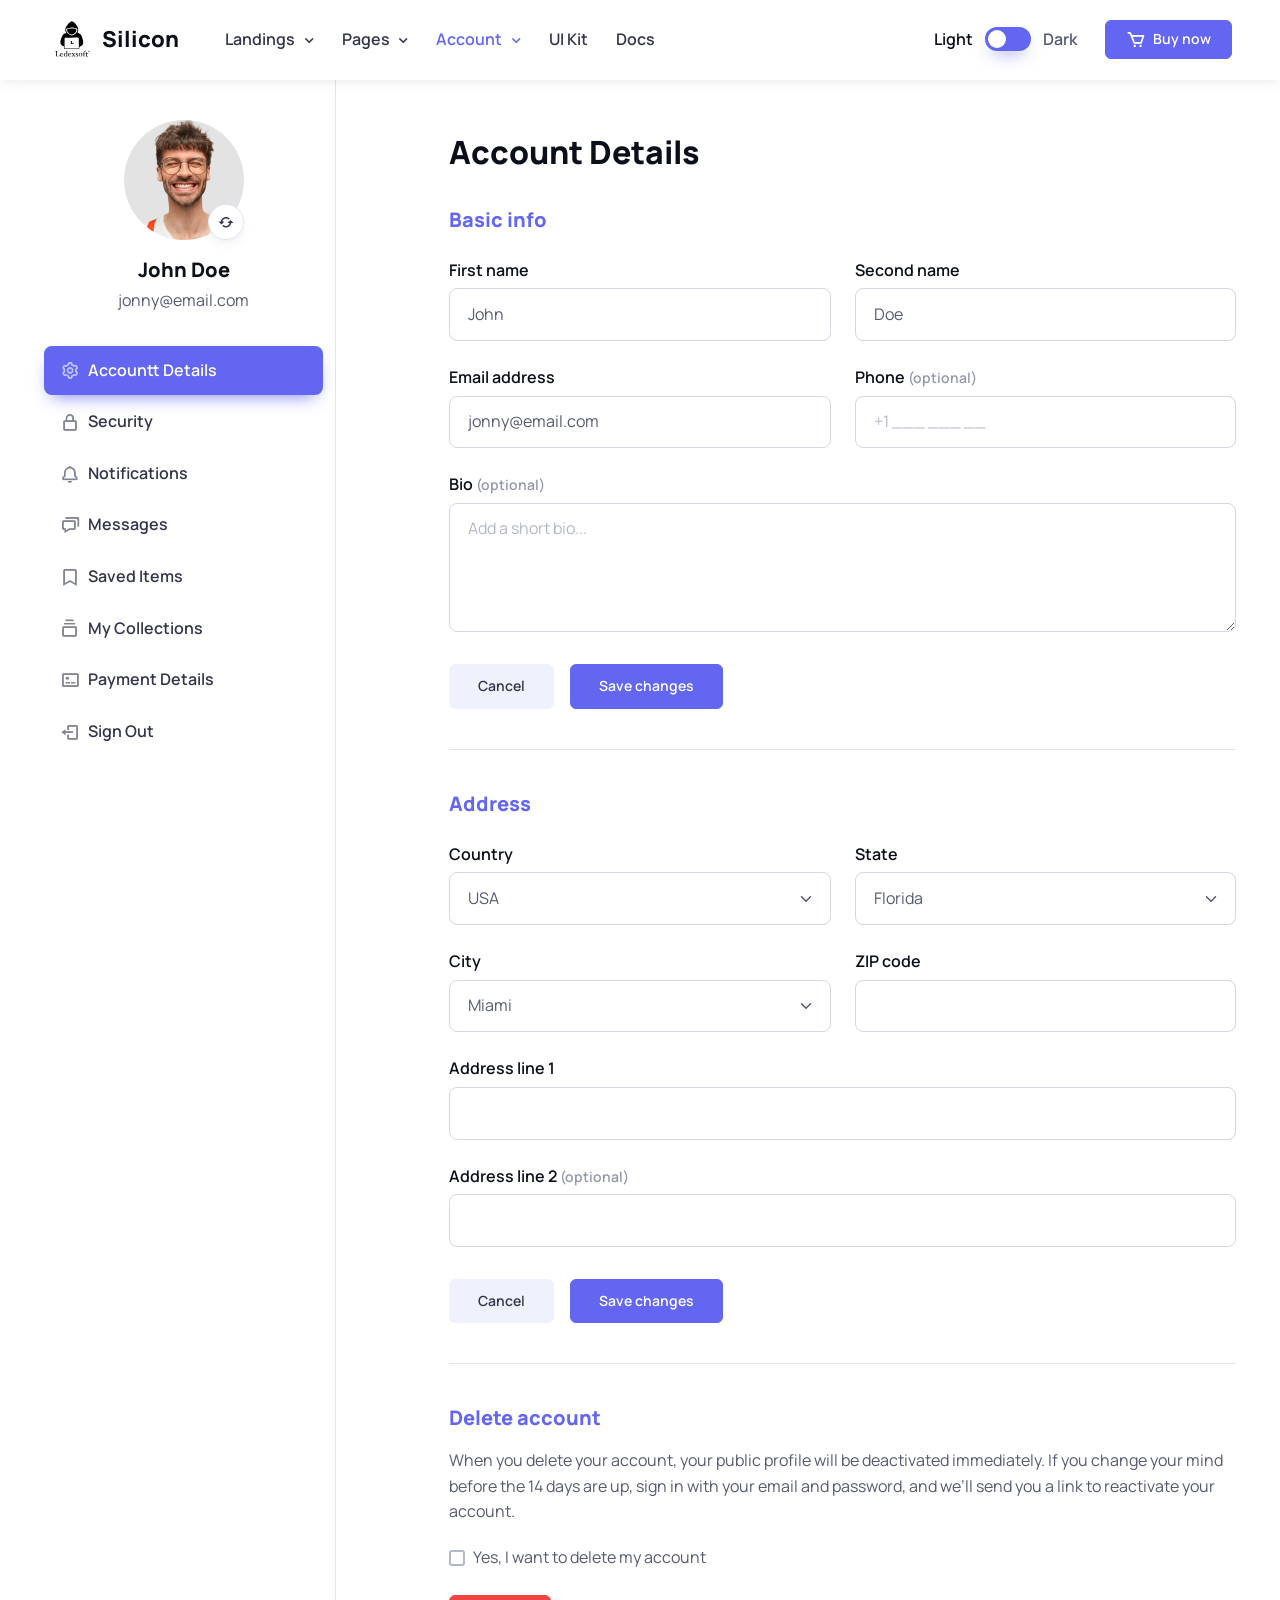
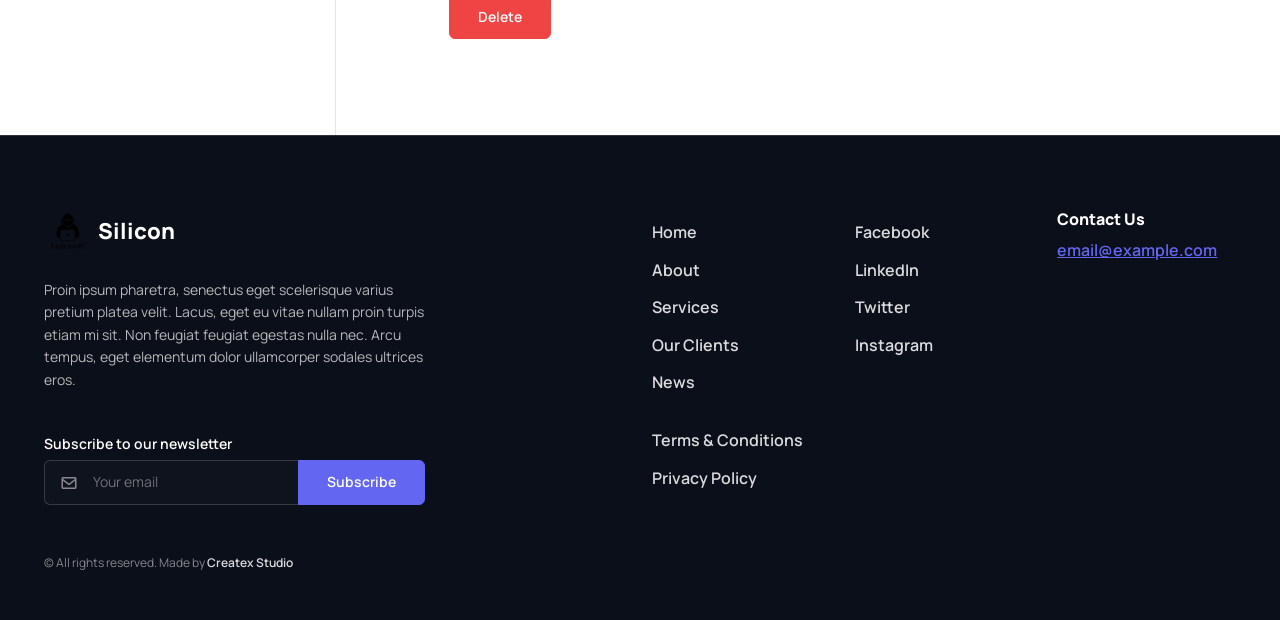
<file: account-details.html>
<!DOCTYPE html>
<html lang="en" data-bs-theme="light">
  <head>
    <meta charset="utf-8">
    <title>Silicon | Account - Details</title>

    <!-- SEO Meta Tags -->
    <meta name="description" content="Silicon - Multipurpose Technology Bootstrap Template">
    <meta name="keywords" content="bootstrap, business, creative agency, mobile app showcase, saas, fintech, finance, online courses, software, medical, conference landing, services, e-commerce, shopping cart, multipurpose, shop, ui kit, marketing, seo, landing, blog, portfolio, html5, css3, javascript, gallery, slider, touch, creative">
    <meta name="author" content="Createx Studio">

    <!-- Viewport -->
    <meta name="viewport" content="width=device-width, initial-scale=1">

    <!-- Theme switcher (color modes) -->
    <script src="assets/js/theme-switcher.js"></script>

    <!-- Favicon and Touch Icons -->
    <link rel="apple-touch-icon" sizes="180x180" href="assets/favicon/apple-touch-icon.png">
    <link rel="icon" type="image/png" sizes="32x32" href="assets/favicon/favicon-32x32.png">
    <link rel="icon" type="image/png" sizes="16x16" href="assets/favicon/favicon-16x16.png">
    <link rel="manifest" href="assets/favicon/site.webmanifest">
    <link rel="mask-icon" href="assets/favicon/safari-pinned-tab.svg" color="#6366f1">
    <link rel="shortcut icon" href="assets/favicon/favicon.ico">
    <meta name="msapplication-TileColor" content="#080032">
    <meta name="msapplication-config" content="assets/favicon/browserconfig.xml">
    <meta name="theme-color" content="#ffffff">

    <!-- Vendor Styles -->
    <link rel="stylesheet" media="screen" href="assets/vendor/boxicons/css/boxicons.min.css">

    <!-- Main Theme Styles + Bootstrap -->
    <link rel="stylesheet" media="screen" href="assets/css/theme.min.css">

    <!-- Page loading styles -->
    <style>
      .page-loading {
        position: fixed;
        top: 0;
        right: 0;
        bottom: 0;
        left: 0;
        width: 100%;
        height: 100%;
        -webkit-transition: all .4s .2s ease-in-out;
        transition: all .4s .2s ease-in-out;
        background-color: #fff;
        opacity: 0;
        visibility: hidden;
        z-index: 9999;
      }
      [data-bs-theme="dark"] .page-loading {
        background-color: #0b0f19;
      }
      .page-loading.active {
        opacity: 1;
        visibility: visible;
      }
      .page-loading-inner {
        position: absolute;
        top: 50%;
        left: 0;
        width: 100%;
        text-align: center;
        -webkit-transform: translateY(-50%);
        transform: translateY(-50%);
        -webkit-transition: opacity .2s ease-in-out;
        transition: opacity .2s ease-in-out;
        opacity: 0;
      }
      .page-loading.active > .page-loading-inner {
        opacity: 1;
      }
      .page-loading-inner > span {
        display: block;
        font-size: 1rem;
        font-weight: normal;
        color: #9397ad;
      }
      [data-bs-theme="dark"] .page-loading-inner > span {
        color: #fff;
        opacity: .6;
      }
      .page-spinner {
        display: inline-block;
        width: 2.75rem;
        height: 2.75rem;
        margin-bottom: .75rem;
        vertical-align: text-bottom;
        border: .15em solid #b4b7c9;
        border-right-color: transparent;
        border-radius: 50%;
        -webkit-animation: spinner .75s linear infinite;
        animation: spinner .75s linear infinite;
      }
      [data-bs-theme="dark"] .page-spinner {
        border-color: rgba(255,255,255,.4);
        border-right-color: transparent;
      }
      @-webkit-keyframes spinner {
        100% {
          -webkit-transform: rotate(360deg);
          transform: rotate(360deg);
        }
      }
      @keyframes spinner {
        100% {
          -webkit-transform: rotate(360deg);
          transform: rotate(360deg);
        }
      }
    </style>

    <!-- Page loading scripts -->
    <script>
      (function () {
        window.onload = function () {
          const preloader = document.querySelector('.page-loading');
          preloader.classList.remove('active');
          setTimeout(function () {
            preloader.remove();
          }, 1000);
        };
      })();
    </script>

    <!-- Google Tag Manager -->
    <script>
      (function(w,d,s,l,i){w[l]=w[l]||[];w[l].push({'gtm.start':
      new Date().getTime(),event:'gtm.js'});var f=d.getElementsByTagName(s)[0],
      j=d.createElement(s),dl=l!='dataLayer'?'&l='+l:'';j.async=true;j.src=
      'https://www.googletagmanager.com/gtm.js?id='+i+dl;f.parentNode.insertBefore(j,f);
      })(window,document,'script','dataLayer','GTM-WKV3GT5');
    </script>
  </head>


  <!-- Body -->
  <body>
    
    <!-- Google Tag Manager (noscript)-->
    <noscript>
      <iframe src="//www.googletagmanager.com/ns.html?id=GTM-WKV3GT5" height="0" width="0" style="display: none; visibility: hidden;" title="Google Tag Manager"></iframe>
    </noscript>

    <!-- Page loading spinner -->
    <div class="page-loading active">
      <div class="page-loading-inner">
        <div class="page-spinner"></div><span>Loading...</span>
      </div>
    </div>


    <!-- Page wrapper for sticky footer -->
    <!-- Wraps everything except footer to push footer to the bottom of the page if there is little content -->
    <main class="page-wrapper">


      <!-- Navbar -->
      <!-- Remove "fixed-top" class to make navigation bar scrollable with the page -->
      <header class="header navbar navbar-expand-lg bg-light border-bottom border-light shadow-sm fixed-top">
        <div class="container px-3">
          <a href="index.html" class="navbar-brand pe-3">
            <img src="assets/img/logo.svg" width="47" alt="Silicon">
            Silicon
          </a>
          <div id="navbarNav" class="offcanvas offcanvas-end">
            <div class="offcanvas-header border-bottom">
              <h5 class="offcanvas-title">Menu</h5>
              <button type="button" class="btn-close" data-bs-dismiss="offcanvas" aria-label="Close"></button>
            </div>
            <div class="offcanvas-body">
              <ul class="navbar-nav me-auto mb-2 mb-lg-0">
                <li class="nav-item dropdown">
                  <a href="#" class="nav-link dropdown-toggle" data-bs-toggle="dropdown">Landings</a>
                  <div class="dropdown-menu p-0">
                    <div class="d-lg-flex">
                      <div class="mega-dropdown-column d-flex justify-content-center align-items-center rounded-3 rounded-end-0 px-0" style="margin: -1px; background-color: #f3f6ff;">
                        <img src="assets/img/landings.jpg" alt="Landings">
                      </div>
                      <div class="mega-dropdown-column pt-lg-3 pb-lg-4" style="--si-mega-dropdown-column-width: 15rem;">
                        <ul class="list-unstyled mb-0">
                          <li><a href="index.html" class="dropdown-item">Template Intro Page</a></li>
                          <li><a href="landing-mobile-app-showcase-v1.html" class="dropdown-item">Mobile App Showcase v.1</a></li>
                          <li><a href="landing-mobile-app-showcase-v2.html" class="dropdown-item">Mobile App Showcase v.2</a></li>
                          <li><a href="landing-mobile-app-showcase-v3.html" class="dropdown-item">Mobile App Showcase v.3<span class="badge bg-success ms-2">New</span></a></li>
                          <li><a href="landing-product.html" class="dropdown-item d-flex align-items-center">Product Landing</a></li>
                          <li><a href="landing-saas-v1.html" class="dropdown-item">SaaS v.1</a></li>
                          <li><a href="landing-saas-v2.html" class="dropdown-item">SaaS v.2</a></li>
                          <li><a href="landing-saas-v3.html" class="dropdown-item">SaaS v.3</a></li>
                          <li><a href="landing-saas-v4.html" class="dropdown-item">SaaS v.4</a></li>
                          <li><a href="landing-saas-v5.html" class="dropdown-item">SaaS v.5<span class="badge bg-success ms-2">New</span></a></li>
                        </ul>
                      </div>
                      <div class="mega-dropdown-column pt-lg-3 pb-lg-4">
                        <ul class="list-unstyled mb-0">
                          <li><a href="landing-startup.html" class="dropdown-item d-flex align-items-center">Startup</a></li>
                          <li><a href="landing-financial.html" class="dropdown-item">Financial Consulting</a></li>
                          <li><a href="landing-online-courses.html" class="dropdown-item">Online Courses</a></li>
                          <li><a href="landing-medical.html" class="dropdown-item">Medical</a></li>
                          <li><a href="landing-software-dev-agency-v1.html" class="dropdown-item">Software Dev Agency v.1</a></li>
                          <li><a href="landing-software-dev-agency-v2.html" class="dropdown-item">Software Dev Agency v.2</a></li>
                          <li><a href="landing-software-dev-agency-v3.html" class="dropdown-item">Software Dev Agency v.3</a></li>
                          <li><a href="landing-conference.html" class="dropdown-item">Conference</a></li>
                          <li><a href="landing-digital-agency.html" class="dropdown-item">Digital Agency</a></li>
                          <li><a href="landing-blog.html" class="dropdown-item">Blog Homepage</a></li>
                        </ul>
                      </div>
                    </div>
                  </div>
                </li>
                <li class="nav-item dropdown">
                  <a href="#" class="nav-link dropdown-toggle" data-bs-toggle="dropdown">Pages</a>
                  <div class="dropdown-menu">
                    <div class="d-lg-flex pt-lg-3">
                      <div class="mega-dropdown-column">
                        <h6 class="px-3 mb-2">About</h6>
                        <ul class="list-unstyled mb-3">
                          <li><a href="about-v1.html" class="dropdown-item py-1">About v.1</a></li>
                          <li><a href="about-v2.html" class="dropdown-item py-1">About v.2</a></li>
                          <li><a href="about-v3.html" class="dropdown-item py-1">About v.3</a></li>
                        </ul>
                        <h6 class="px-3 mb-2">Blog</h6>
                        <ul class="list-unstyled mb-3">
                          <li><a href="blog-list-with-sidebar.html" class="dropdown-item py-1">List View with Sidebar</a></li>
                          <li><a href="blog-grid-with-sidebar.html" class="dropdown-item py-1">Grid View with Sidebar</a></li>
                          <li><a href="blog-list-no-sidebar.html" class="dropdown-item py-1">List View no Sidebar</a></li>
                          <li><a href="blog-grid-no-sidebar.html" class="dropdown-item py-1">Grid View no Sidebar</a></li>
                          <li><a href="blog-simple-feed.html" class="dropdown-item py-1">Simple Feed</a></li>
                          <li><a href="blog-single.html" class="dropdown-item py-1">Single Post</a></li>
                          <li><a href="blog-podcast.html" class="dropdown-item py-1">Podcast</a></li>
                        </ul>
                      </div>
                      <div class="mega-dropdown-column">
                        <h6 class="px-3 mb-2">Portfolio</h6>
                        <ul class="list-unstyled mb-3">
                          <li><a href="portfolio-grid.html" class="dropdown-item py-1">Grid View</a></li>
                          <li><a href="portfolio-list.html" class="dropdown-item py-1">List View</a></li>
                          <li><a href="portfolio-slider.html" class="dropdown-item py-1">Slider View</a></li>
                          <li><a href="portfolio-courses.html" class="dropdown-item py-1">Courses</a></li>
                          <li><a href="portfolio-single-project.html" class="dropdown-item py-1">Single Project</a></li>
                          <li><a href="portfolio-single-course.html" class="dropdown-item py-1">Single Course</a></li>
                        </ul>
                        <h6 class="px-3 mb-2">Services</h6>
                        <ul class="list-unstyled mb-3">
                          <li><a href="services-v1.html" class="dropdown-item py-1">Services v.1</a></li>
                          <li><a href="services-v2.html" class="dropdown-item py-1">Services v.2</a></li>
                          <li><a href="services-single-v1.html" class="dropdown-item py-1">Service Details v.1</a></li>
                          <li><a href="services-single-v2.html" class="dropdown-item py-1">Service Details v.2</a></li>
                        </ul>
                      </div>
                      <div class="mega-dropdown-column">
                        <h6 class="px-3 mb-2">Pricing</h6>
                        <ul class="list-unstyled mb-3">
                          <li><a href="pricing.html" class="dropdown-item py-1">Pricing Page</a></li>
                        </ul>
                        <h6 class="px-3 mb-2">Contacts</h6>
                        <ul class="list-unstyled mb-3">
                          <li><a href="contacts-v1.html" class="dropdown-item py-1">Contacts v.1</a></li>
                          <li><a href="contacts-v2.html" class="dropdown-item py-1">Contacts v.2</a></li>
                          <li><a href="contacts-v3.html" class="dropdown-item py-1">Contacts v.3</a></li>
                        </ul>
                        <h6 class="px-3 mb-2">Specialty</h6>
                        <ul class="list-unstyled">
                          <li><a href="404-v1.html" class="dropdown-item py-1">404 Error v.1</a></li>
                          <li><a href="404-v2.html" class="dropdown-item py-1">404 Error v.2</a></li>
                        </ul>
                      </div>
                    </div>
                  </div>
                </li>
                <li class="nav-item dropdown">
                  <a href="#" class="nav-link dropdown-toggle active" data-bs-toggle="dropdown" aria-current="page">Account</a>
                  <ul class="dropdown-menu">
                    <li><a href="account-details.html" class="dropdown-item">Account Details</a></li>
                    <li><a href="account-security.html" class="dropdown-item">Security</a></li>
                    <li><a href="account-notifications.html" class="dropdown-item">Notifications</a></li>
                    <li><a href="account-messages.html" class="dropdown-item">Messages</a></li>
                    <li><a href="account-saved-items.html" class="dropdown-item">Saved Items</a></li>
                    <li><a href="account-collections.html" class="dropdown-item">My Collections</a></li>
                    <li><a href="account-payment.html" class="dropdown-item">Payment Details</a></li>
                    <li><a href="account-signin.html" class="dropdown-item">Sign In</a></li>
                    <li><a href="account-signup.html" class="dropdown-item">Sign Up</a></li>
                  </ul>
                </li>
                <li class="nav-item">
                  <a href="components/typography.html" class="nav-link">UI Kit</a>
                </li>
                <li class="nav-item">
                  <a href="docs/getting-started.html" class="nav-link">Docs</a>
                </li>
              </ul>
            </div>
            <div class="offcanvas-header border-top">
              <a href="https://themes.getbootstrap.com/product/silicon-business-technology-template-ui-kit/" class="btn btn-primary w-100" target="_blank" rel="noopener">
                <i class="bx bx-cart fs-4 lh-1 me-1"></i>
                &nbsp;Buy now
              </a>
            </div>      
          </div>
          <div class="form-check form-switch mode-switch pe-lg-1 ms-auto me-4" data-bs-toggle="mode">
            <input type="checkbox" class="form-check-input" id="theme-mode">
            <label class="form-check-label d-none d-sm-block" for="theme-mode">Light</label>
            <label class="form-check-label d-none d-sm-block" for="theme-mode">Dark</label>
          </div>
          <button type="button" class="navbar-toggler" data-bs-toggle="offcanvas" data-bs-target="#navbarNav" aria-controls="navbarNav" aria-expanded="false" aria-label="Toggle navigation">
            <span class="navbar-toggler-icon"></span>
          </button>
          <a href="https://themes.getbootstrap.com/product/silicon-business-technology-template-ui-kit/" class="btn btn-primary btn-sm fs-sm rounded d-none d-lg-inline-flex" target="_blank" rel="noopener">
            <i class="bx bx-cart fs-5 lh-1 me-1"></i>
            &nbsp;Buy now
          </a>
        </div>
      </header>


      <!-- Page content -->
      <section class="container pt-5">
        <div class="row">

  
          <!-- Sidebar (User info + Account menu) -->
          <aside class="col-lg-3 col-md-4 border-end pb-5 mt-n5">
            <div class="position-sticky top-0">
              <div class="text-center pt-5">
                <div class="d-table position-relative mx-auto mt-2 mt-lg-4 pt-5 mb-3">
                  <img src="assets/img/avatar/18.jpg" class="d-block rounded-circle" width="120" alt="John Doe">
                  <button type="button" class="btn btn-icon btn-light bg-white btn-sm border rounded-circle shadow-sm position-absolute bottom-0 end-0 mt-4" data-bs-toggle="tooltip" data-bs-placement="bottom" title="Change picture" aria-label="Change picture">
                    <i class="bx bx-refresh"></i>
                  </button>
                </div>
                <h2 class="h5 mb-1">John Doe</h2>
                <p class="mb-3 pb-3">jonny@email.com</p>
                <button type="button" class="btn btn-secondary w-100 d-md-none mt-n2 mb-3" data-bs-toggle="collapse" data-bs-target="#account-menu">
                  <i class="bx bxs-user-detail fs-xl me-2"></i>
                  Account menu
                  <i class="bx bx-chevron-down fs-lg ms-1"></i>
                </button>
                <div id="account-menu" class="list-group list-group-flush collapse d-md-block">
                  <a href="account-details.html" class="list-group-item list-group-item-action d-flex align-items-center active">
                    <i class="bx bx-cog fs-xl opacity-60 me-2"></i>
                    Accountt Details
                  </a>
                  <a href="account-security.html" class="list-group-item list-group-item-action d-flex align-items-center">
                    <i class="bx bx-lock-alt fs-xl opacity-60 me-2"></i>
                    Security
                  </a>
                  <a href="account-notifications.html" class="list-group-item list-group-item-action d-flex align-items-center">
                    <i class="bx bx-bell fs-xl opacity-60 me-2"></i>
                    Notifications
                  </a>
                  <a href="account-messages.html" class="list-group-item list-group-item-action d-flex align-items-center">
                    <i class="bx bx-chat fs-xl opacity-60 me-2"></i>
                    Messages
                  </a>
                  <a href="account-saved-items.html" class="list-group-item list-group-item-action d-flex align-items-center">
                    <i class="bx bx-bookmark fs-xl opacity-60 me-2"></i>
                    Saved Items
                  </a>
                  <a href="account-collections.html" class="list-group-item list-group-item-action d-flex align-items-center">
                    <i class="bx bx-collection fs-xl opacity-60 me-2"></i>
                    My Collections
                  </a>
                  <a href="account-payment.html" class="list-group-item list-group-item-action d-flex align-items-center">
                    <i class="bx bx-credit-card-front fs-xl opacity-60 me-2"></i>
                    Payment Details
                  </a>
                  <a href="account-signin.html" class="list-group-item list-group-item-action d-flex align-items-center">
                    <i class="bx bx-log-out fs-xl opacity-60 me-2"></i>
                    Sign Out
                  </a>
                </div>
              </div>
            </div>
          </aside>


          <!-- Account details -->
          <div class="col-md-8 offset-lg-1 pb-5 mb-2 mb-lg-4 pt-md-5 mt-n3 mt-md-0">
            <div class="ps-md-3 ps-lg-0 mt-md-2 py-md-4">
              <h1 class="h2 pt-xl-1 pb-3">Account Details</h1>

              <!-- Basic info -->
              <h2 class="h5 text-primary mb-4">Basic info</h2>
              <form class="needs-validation border-bottom pb-3 pb-lg-4" novalidate>
                <div class="row pb-2">
                  <div class="col-sm-6 mb-4">
                    <label for="fn" class="form-label fs-base">First name</label>
                    <input type="text" id="fn" class="form-control form-control-lg" value="John" required>
                    <div class="invalid-feedback">Please enter your first name!</div>
                  </div>
                  <div class="col-sm-6 mb-4">
                    <label for="sn" class="form-label fs-base">Second name</label>
                    <input type="text" id="sn" class="form-control form-control-lg" value="Doe" required>
                    <div class="invalid-feedback">Please enter your second name!</div>
                  </div>
                  <div class="col-sm-6 mb-4">
                    <label for="email" class="form-label fs-base">Email address</label>
                    <input type="email" id="email" class="form-control form-control-lg" value="jonny@email.com" required>
                    <div class="invalid-feedback">Please provide a valid email address!</div>
                  </div>
                  <div class="col-sm-6 mb-4">
                    <label for="phone" class="form-label fs-base">Phone <small class="text-muted">(optional)</small></label>
                    <input type="text" id="phone" class="form-control form-control-lg" data-format='{"numericOnly": true, "delimiters": ["+1 ", " ", " "], "blocks": [0, 3, 3, 2]}' placeholder="+1 ___ ___ __">
                  </div>
                  <div class="col-12 mb-4">
                    <label for="bio" class="form-label fs-base">Bio <small class="text-muted">(optional)</small></label>
                    <textarea id="bio" class="form-control form-control-lg" rows="4" placeholder="Add a short bio..."></textarea>
                  </div>
                </div>
                <div class="d-flex mb-3">
                  <button type="reset" class="btn btn-secondary me-3">Cancel</button>
                  <button type="submit" class="btn btn-primary">Save changes</button>
                </div>
              </form>

              <!-- Address -->
              <h2 class="h5 text-primary pt-1 pt-lg-3 my-4">Address</h2>
              <form class="needs-validation border-bottom pb-2 pb-lg-4" novalidate>
                <div class="row pb-2">
                  <div class="col-sm-6 mb-4">
                    <label for="country" class="form-label fs-base">Country</label>
                    <select id="country" class="form-select form-select-lg" required>
                      <option value="" disabled>Choose country</option>
                      <option value="Australia">Australia</option>
                      <option value="Belgium">Belgium</option>
                      <option value="Canada">Canada</option>
                      <option value="Denmark">Denmark</option>
                      <option value="USA" selected>USA</option>
                    </select>
                    <div class="invalid-feedback">Please choose your country!</div>
                  </div>
                  <div class="col-sm-6 mb-4">
                    <label for="state" class="form-label fs-base">State</label>
                    <select id="state" class="form-select form-select-lg" required>
                      <option value="" disabled>Choose state</option>
                      <option value="Arizona">Arizona</option>
                      <option value="California">California</option>
                      <option value="Iowa">Iowa</option>
                      <option value="Florida" selected>Florida</option>
                      <option value="Michigan">Michigan</option>
                      <option value="Texas">Texas</option>
                    </select>
                    <div class="invalid-feedback">Please choose your state!</div>
                  </div>
                  <div class="col-sm-6 mb-4">
                    <label for="city" class="form-label fs-base">City</label>
                    <select id="city" class="form-select form-select-lg" required>
                      <option value="" disabled>Choose city</option>
                      <option value="Boston">Boston</option>
                      <option value="Chicago">Chicago</option>
                      <option value="Los Angeles">Los Angeles</option>
                      <option value="Miami" selected>Miami</option>
                      <option value="New York">New York</option>
                      <option value="Philadelphia">Philadelphia</option>
                    </select>
                    <div class="invalid-feedback">Please choose your city!</div>
                  </div>
                  <div class="col-sm-6 mb-4">
                    <label for="zip" class="form-label fs-base">ZIP code</label>
                    <input type="text" id="zip" class="form-control form-control-lg" required>
                    <div class="invalid-feedback">Please enter your ZIP code!</div>
                  </div>
                  <div class="col-12 mb-4">
                    <label for="address1" class="form-label fs-base">Address line 1</label>
                    <input type="text" id="address1" class="form-control form-control-lg" required>
                  </div>
                  <div class="col-12 mb-4">
                    <label for="address2" class="form-label fs-base">Address line 2 <small class="text-muted">(optional)</small></label>
                    <input type="text" id="address2" class="form-control form-control-lg">
                  </div>
                </div>
                <div class="d-flex mb-3">
                  <button type="reset" class="btn btn-secondary me-3">Cancel</button>
                  <button type="submit" class="btn btn-primary">Save changes</button>
                </div>
              </form>

              <!-- Delete account -->
              <h2 class="h5 text-primary pt-1 pt-lg-3 mt-4">Delete account</h2>
              <p>When you delete your account, your public profile will be deactivated immediately. If you change your mind before the 14 days are up, sign in with your email and password, and we’ll send you a link to reactivate your account.</p>
              <div class="form-check mb-4">
                <input type="checkbox" id="delete-account" class="form-check-input">
                <label for="delete-account" class="form-check-label fs-base">Yes, I want to delete my account</label>
              </div>
              <button type="button" class="btn btn-danger">Delete</button>
            </div>
          </div>
        </div>
      </section>
    </main>


    <!-- Footer -->
    <footer class="footer bg-dark border-top border-light pt-5 pb-4 pb-lg-5" data-bs-theme="dark">
      <div class="container pt-lg-4">
        <div class="row pb-5">
          <div class="col-lg-4 col-md-6">
            <div class="navbar-brand text-dark p-0 me-0 mb-3 mb-lg-4">
              <img src="assets/img/logo.svg" width="47" alt="Silicon">
              Silicon
            </div>
            <p class="fs-sm text-light opacity-70 pb-lg-3 mb-4">Proin ipsum pharetra, senectus eget scelerisque varius pretium platea velit. Lacus, eget eu vitae nullam proin turpis etiam mi sit. Non feugiat feugiat egestas nulla nec. Arcu tempus, eget elementum dolor ullamcorper sodales ultrices eros.</p>
            <form class="needs-validation" novalidate>
              <label for="subscr-email" class="form-label">Subscribe to our newsletter</label>
              <div class="input-group">
                <input type="email" id="subscr-email" class="form-control rounded-start ps-5" placeholder="Your email" required>
                <i class="bx bx-envelope fs-lg text-muted position-absolute top-50 start-0 translate-middle-y ms-3 zindex-5"></i>
                <div class="invalid-tooltip position-absolute top-100 start-0">Please provide a valid email address.</div>
                <button type="submit" class="btn btn-primary">Subscribe</button>
              </div>
            </form>
          </div>
          <div class="col-xl-6 col-lg-7 col-md-5 offset-xl-2 offset-md-1 pt-4 pt-md-1 pt-lg-0">
            <div id="footer-links" class="row">
              <div class="col-lg-4">
                <h6 class="mb-2">
                  <a href="#useful-links" class="d-block text-dark dropdown-toggle d-lg-none py-2" data-bs-toggle="collapse">Useful Links</a>
                </h6>
                <div id="useful-links" class="collapse d-lg-block" data-bs-parent="#footer-links">
                  <ul class="nav flex-column pb-lg-1 mb-lg-3">
                    <li class="nav-item"><a href="#" class="nav-link d-inline-block px-0 pt-1 pb-2">Home</a></li>
                    <li class="nav-item"><a href="#" class="nav-link d-inline-block px-0 pt-1 pb-2">About</a></li>
                    <li class="nav-item"><a href="#" class="nav-link d-inline-block px-0 pt-1 pb-2">Services</a></li>
                    <li class="nav-item"><a href="#" class="nav-link d-inline-block px-0 pt-1 pb-2">Our Clients</a></li>
                    <li class="nav-item"><a href="#" class="nav-link d-inline-block px-0 pt-1 pb-2">News</a></li>
                  </ul>
                  <ul class="nav flex-column mb-2 mb-lg-0">
                    <li class="nav-item"><a href="#" class="nav-link d-inline-block px-0 pt-1 pb-2">Terms &amp; Conditions</a></li>
                    <li class="nav-item"><a href="#" class="nav-link d-inline-block px-0 pt-1 pb-2">Privacy Policy</a></li>
                  </ul>
                </div>
              </div>
              <div class="col-xl-4 col-lg-3">
                <h6 class="mb-2">
                  <a href="#social-links" class="d-block text-dark dropdown-toggle d-lg-none py-2" data-bs-toggle="collapse">Socials</a>
                </h6>
                <div id="social-links" class="collapse d-lg-block" data-bs-parent="#footer-links">
                  <ul class="nav flex-column mb-2 mb-lg-0">
                    <li class="nav-item"><a href="#" class="nav-link d-inline-block px-0 pt-1 pb-2">Facebook</a></li>
                    <li class="nav-item"><a href="#" class="nav-link d-inline-block px-0 pt-1 pb-2">LinkedIn</a></li>
                    <li class="nav-item"><a href="#" class="nav-link d-inline-block px-0 pt-1 pb-2">Twitter</a></li>
                    <li class="nav-item"><a href="#" class="nav-link d-inline-block px-0 pt-1 pb-2">Instagram</a></li>
                  </ul>
                </div>
              </div>
              <div class="col-xl-4 col-lg-5 pt-2 pt-lg-0">
                <h6 class="mb-2">Contact Us</h6>
                <a href="mailto:email@example.com" class="fw-medium">email@example.com</a>
              </div>
            </div>
          </div>
        </div>
        <p class="nav d-block fs-xs text-center text-md-start pb-2 pb-lg-0 mb-0">
          <span class="text-light opacity-50">&copy; All rights reserved. Made by </span>
          <a class="nav-link d-inline-block p-0" href="https://createx.studio/" target="_blank" rel="noopener">Createx Studio</a>
        </p>
      </div>
    </footer>


    <!-- Back to top button -->
    <a href="#top" class="btn-scroll-top" data-scroll>
      <span class="btn-scroll-top-tooltip text-muted fs-sm me-2">Top</span>
      <i class="btn-scroll-top-icon bx bx-chevron-up"></i>
    </a>


    <!-- Vendor Scripts -->
    <script src="assets/vendor/cleave.js/dist/cleave.min.js"></script>

    <!-- Main Theme Script -->
    <script src="assets/js/theme.min.js"></script>
  </body>
</html>
</file>
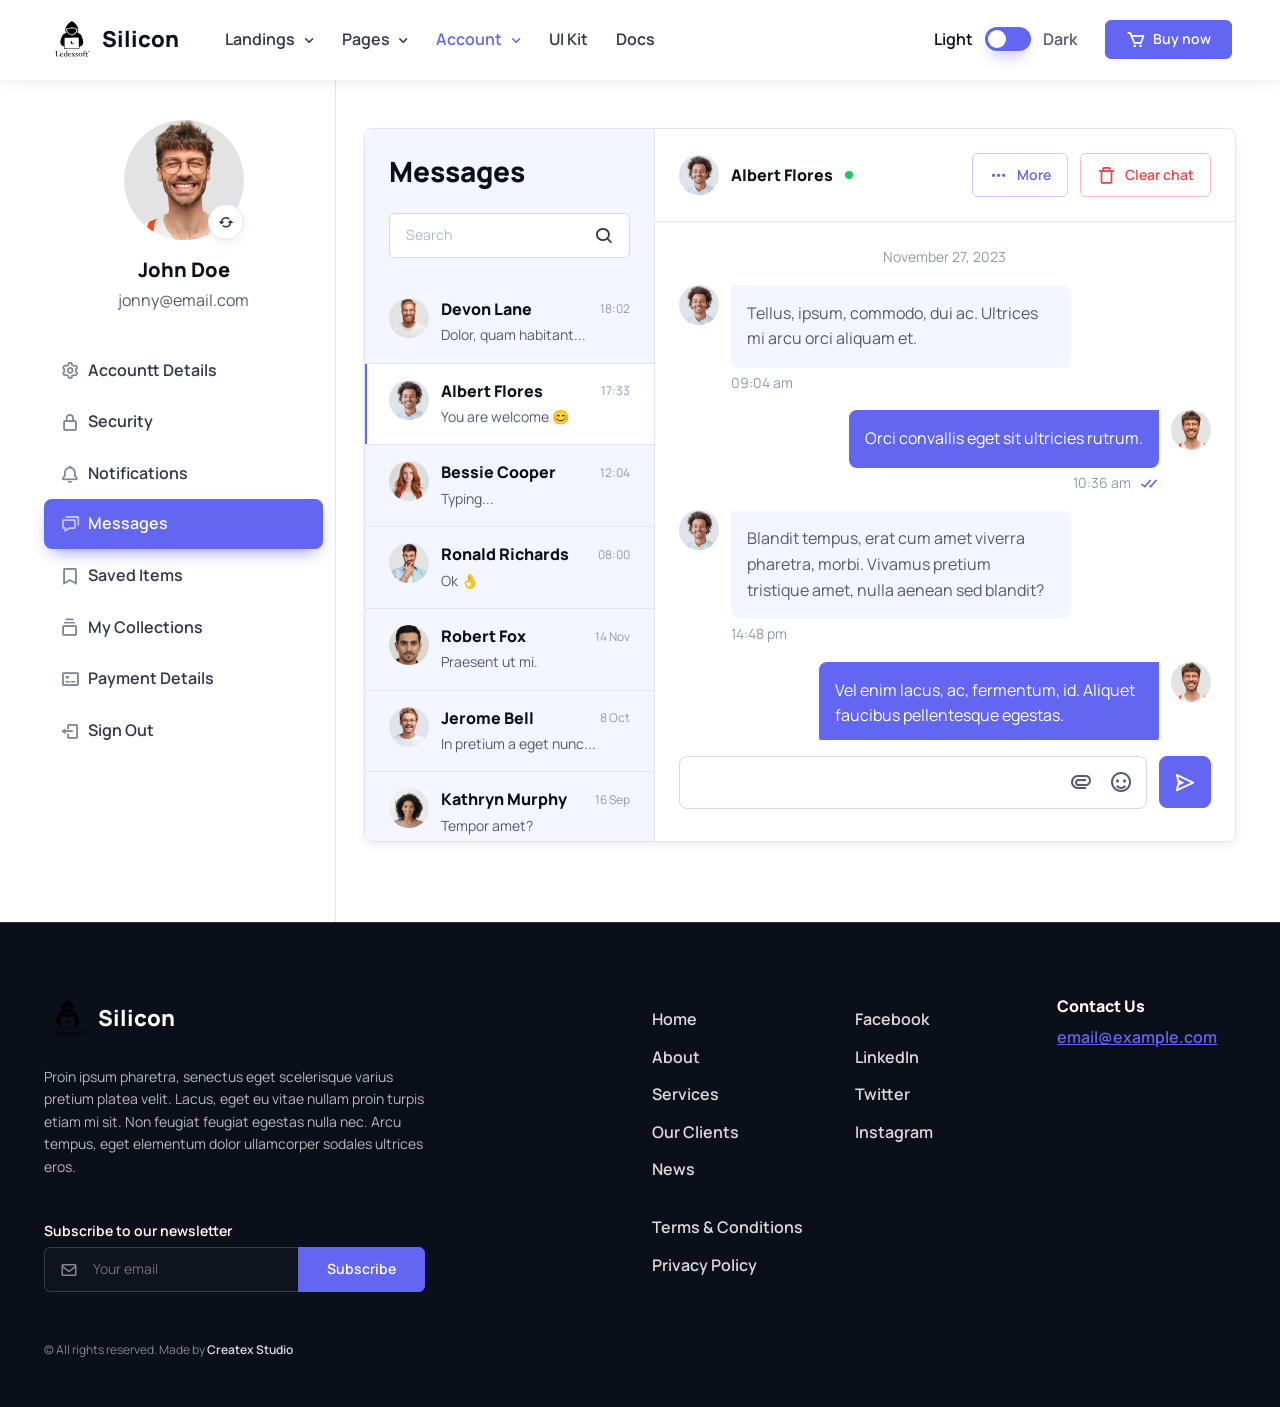
<file: account-messages.html>
<!DOCTYPE html>
<html lang="en" data-bs-theme="light">
  <head>
    <meta charset="utf-8">
    <title>Silicon | Account - Messages</title>

    <!-- SEO Meta Tags -->
    <meta name="description" content="Silicon - Multipurpose Technology Bootstrap Template">
    <meta name="keywords" content="bootstrap, business, creative agency, mobile app showcase, saas, fintech, finance, online courses, software, medical, conference landing, services, e-commerce, shopping cart, multipurpose, shop, ui kit, marketing, seo, landing, blog, portfolio, html5, css3, javascript, gallery, slider, touch, creative">
    <meta name="author" content="Createx Studio">

    <!-- Viewport -->
    <meta name="viewport" content="width=device-width, initial-scale=1">

    <!-- Theme switcher (color modes) -->
    <script src="assets/js/theme-switcher.js"></script>

    <!-- Favicon and Touch Icons -->
    <link rel="apple-touch-icon" sizes="180x180" href="assets/favicon/apple-touch-icon.png">
    <link rel="icon" type="image/png" sizes="32x32" href="assets/favicon/favicon-32x32.png">
    <link rel="icon" type="image/png" sizes="16x16" href="assets/favicon/favicon-16x16.png">
    <link rel="manifest" href="assets/favicon/site.webmanifest">
    <link rel="mask-icon" href="assets/favicon/safari-pinned-tab.svg" color="#6366f1">
    <link rel="shortcut icon" href="assets/favicon/favicon.ico">
    <meta name="msapplication-TileColor" content="#080032">
    <meta name="msapplication-config" content="assets/favicon/browserconfig.xml">
    <meta name="theme-color" content="#ffffff">

    <!-- Vendor Styles -->
    <link rel="stylesheet" media="screen" href="assets/vendor/boxicons/css/boxicons.min.css">
    <link rel="stylesheet" media="screen" href="assets/vendor/swiper/swiper-bundle.min.css">

    <!-- Main Theme Styles + Bootstrap -->
    <link rel="stylesheet" media="screen" href="assets/css/theme.min.css">

    <!-- Page loading styles -->
    <style>
      .page-loading {
        position: fixed;
        top: 0;
        right: 0;
        bottom: 0;
        left: 0;
        width: 100%;
        height: 100%;
        -webkit-transition: all .4s .2s ease-in-out;
        transition: all .4s .2s ease-in-out;
        background-color: #fff;
        opacity: 0;
        visibility: hidden;
        z-index: 9999;
      }
      [data-bs-theme="dark"] .page-loading {
        background-color: #0b0f19;
      }
      .page-loading.active {
        opacity: 1;
        visibility: visible;
      }
      .page-loading-inner {
        position: absolute;
        top: 50%;
        left: 0;
        width: 100%;
        text-align: center;
        -webkit-transform: translateY(-50%);
        transform: translateY(-50%);
        -webkit-transition: opacity .2s ease-in-out;
        transition: opacity .2s ease-in-out;
        opacity: 0;
      }
      .page-loading.active > .page-loading-inner {
        opacity: 1;
      }
      .page-loading-inner > span {
        display: block;
        font-size: 1rem;
        font-weight: normal;
        color: #9397ad;
      }
      [data-bs-theme="dark"] .page-loading-inner > span {
        color: #fff;
        opacity: .6;
      }
      .page-spinner {
        display: inline-block;
        width: 2.75rem;
        height: 2.75rem;
        margin-bottom: .75rem;
        vertical-align: text-bottom;
        border: .15em solid #b4b7c9;
        border-right-color: transparent;
        border-radius: 50%;
        -webkit-animation: spinner .75s linear infinite;
        animation: spinner .75s linear infinite;
      }
      [data-bs-theme="dark"] .page-spinner {
        border-color: rgba(255,255,255,.4);
        border-right-color: transparent;
      }
      @-webkit-keyframes spinner {
        100% {
          -webkit-transform: rotate(360deg);
          transform: rotate(360deg);
        }
      }
      @keyframes spinner {
        100% {
          -webkit-transform: rotate(360deg);
          transform: rotate(360deg);
        }
      }
    </style>

    <!-- Page loading scripts -->
    <script>
      (function () {
        window.onload = function () {
          const preloader = document.querySelector('.page-loading');
          preloader.classList.remove('active');
          setTimeout(function () {
            preloader.remove();
          }, 1000);
        };
      })();
    </script>

    <!-- Google Tag Manager -->
    <script>
      (function(w,d,s,l,i){w[l]=w[l]||[];w[l].push({'gtm.start':
      new Date().getTime(),event:'gtm.js'});var f=d.getElementsByTagName(s)[0],
      j=d.createElement(s),dl=l!='dataLayer'?'&l='+l:'';j.async=true;j.src=
      'https://www.googletagmanager.com/gtm.js?id='+i+dl;f.parentNode.insertBefore(j,f);
      })(window,document,'script','dataLayer','GTM-WKV3GT5');
    </script>
  </head>


  <!-- Body -->
  <body>

    <!-- Google Tag Manager (noscript)-->
    <noscript>
      <iframe src="//www.googletagmanager.com/ns.html?id=GTM-WKV3GT5" height="0" width="0" style="display: none; visibility: hidden;" title="Google Tag Manager"></iframe>
    </noscript>

    <!-- Page loading spinner -->
    <div class="page-loading active">
      <div class="page-loading-inner">
        <div class="page-spinner"></div><span>Loading...</span>
      </div>
    </div>


    <!-- Page wrapper for sticky footer -->
    <!-- Wraps everything except footer to push footer to the bottom of the page if there is little content -->
    <main class="page-wrapper">


      <!-- Navbar -->
      <!-- Remove "fixed-top" class to make navigation bar scrollable with the page -->
      <header class="header navbar navbar-expand-lg bg-light border-bottom border-light shadow-sm fixed-top">
        <div class="container px-3">
          <a href="index.html" class="navbar-brand pe-3">
            <img src="assets/img/logo.svg" width="47" alt="Silicon">
            Silicon
          </a>
          <div id="navbarNav" class="offcanvas offcanvas-end">
            <div class="offcanvas-header border-bottom">
              <h5 class="offcanvas-title">Menu</h5>
              <button type="button" class="btn-close" data-bs-dismiss="offcanvas" aria-label="Close"></button>
            </div>
            <div class="offcanvas-body">
              <ul class="navbar-nav me-auto mb-2 mb-lg-0">
                <li class="nav-item dropdown">
                  <a href="#" class="nav-link dropdown-toggle" data-bs-toggle="dropdown">Landings</a>
                  <div class="dropdown-menu p-0">
                    <div class="d-lg-flex">
                      <div class="mega-dropdown-column d-flex justify-content-center align-items-center rounded-3 rounded-end-0 px-0" style="margin: -1px; background-color: #f3f6ff;">
                        <img src="assets/img/landings.jpg" alt="Landings">
                      </div>
                      <div class="mega-dropdown-column pt-lg-3 pb-lg-4" style="--si-mega-dropdown-column-width: 15rem;">
                        <ul class="list-unstyled mb-0">
                          <li><a href="index.html" class="dropdown-item">Template Intro Page</a></li>
                          <li><a href="landing-mobile-app-showcase-v1.html" class="dropdown-item">Mobile App Showcase v.1</a></li>
                          <li><a href="landing-mobile-app-showcase-v2.html" class="dropdown-item">Mobile App Showcase v.2</a></li>
                          <li><a href="landing-mobile-app-showcase-v3.html" class="dropdown-item">Mobile App Showcase v.3<span class="badge bg-success ms-2">New</span></a></li>
                          <li><a href="landing-product.html" class="dropdown-item d-flex align-items-center">Product Landing</a></li>
                          <li><a href="landing-saas-v1.html" class="dropdown-item">SaaS v.1</a></li>
                          <li><a href="landing-saas-v2.html" class="dropdown-item">SaaS v.2</a></li>
                          <li><a href="landing-saas-v3.html" class="dropdown-item">SaaS v.3</a></li>
                          <li><a href="landing-saas-v4.html" class="dropdown-item">SaaS v.4</a></li>
                          <li><a href="landing-saas-v5.html" class="dropdown-item">SaaS v.5<span class="badge bg-success ms-2">New</span></a></li>
                        </ul>
                      </div>
                      <div class="mega-dropdown-column pt-lg-3 pb-lg-4">
                        <ul class="list-unstyled mb-0">
                          <li><a href="landing-startup.html" class="dropdown-item d-flex align-items-center">Startup</a></li>
                          <li><a href="landing-financial.html" class="dropdown-item">Financial Consulting</a></li>
                          <li><a href="landing-online-courses.html" class="dropdown-item">Online Courses</a></li>
                          <li><a href="landing-medical.html" class="dropdown-item">Medical</a></li>
                          <li><a href="landing-software-dev-agency-v1.html" class="dropdown-item">Software Dev Agency v.1</a></li>
                          <li><a href="landing-software-dev-agency-v2.html" class="dropdown-item">Software Dev Agency v.2</a></li>
                          <li><a href="landing-software-dev-agency-v3.html" class="dropdown-item">Software Dev Agency v.3</a></li>
                          <li><a href="landing-conference.html" class="dropdown-item">Conference</a></li>
                          <li><a href="landing-digital-agency.html" class="dropdown-item">Digital Agency</a></li>
                          <li><a href="landing-blog.html" class="dropdown-item">Blog Homepage</a></li>
                        </ul>
                      </div>
                    </div>
                  </div>
                </li>
                <li class="nav-item dropdown">
                  <a href="#" class="nav-link dropdown-toggle" data-bs-toggle="dropdown">Pages</a>
                  <div class="dropdown-menu">
                    <div class="d-lg-flex pt-lg-3">
                      <div class="mega-dropdown-column">
                        <h6 class="px-3 mb-2">About</h6>
                        <ul class="list-unstyled mb-3">
                          <li><a href="about-v1.html" class="dropdown-item py-1">About v.1</a></li>
                          <li><a href="about-v2.html" class="dropdown-item py-1">About v.2</a></li>
                          <li><a href="about-v3.html" class="dropdown-item py-1">About v.3</a></li>
                        </ul>
                        <h6 class="px-3 mb-2">Blog</h6>
                        <ul class="list-unstyled mb-3">
                          <li><a href="blog-list-with-sidebar.html" class="dropdown-item py-1">List View with Sidebar</a></li>
                          <li><a href="blog-grid-with-sidebar.html" class="dropdown-item py-1">Grid View with Sidebar</a></li>
                          <li><a href="blog-list-no-sidebar.html" class="dropdown-item py-1">List View no Sidebar</a></li>
                          <li><a href="blog-grid-no-sidebar.html" class="dropdown-item py-1">Grid View no Sidebar</a></li>
                          <li><a href="blog-simple-feed.html" class="dropdown-item py-1">Simple Feed</a></li>
                          <li><a href="blog-single.html" class="dropdown-item py-1">Single Post</a></li>
                          <li><a href="blog-podcast.html" class="dropdown-item py-1">Podcast</a></li>
                        </ul>
                      </div>
                      <div class="mega-dropdown-column">
                        <h6 class="px-3 mb-2">Portfolio</h6>
                        <ul class="list-unstyled mb-3">
                          <li><a href="portfolio-grid.html" class="dropdown-item py-1">Grid View</a></li>
                          <li><a href="portfolio-list.html" class="dropdown-item py-1">List View</a></li>
                          <li><a href="portfolio-slider.html" class="dropdown-item py-1">Slider View</a></li>
                          <li><a href="portfolio-courses.html" class="dropdown-item py-1">Courses</a></li>
                          <li><a href="portfolio-single-project.html" class="dropdown-item py-1">Single Project</a></li>
                          <li><a href="portfolio-single-course.html" class="dropdown-item py-1">Single Course</a></li>
                        </ul>
                        <h6 class="px-3 mb-2">Services</h6>
                        <ul class="list-unstyled mb-3">
                          <li><a href="services-v1.html" class="dropdown-item py-1">Services v.1</a></li>
                          <li><a href="services-v2.html" class="dropdown-item py-1">Services v.2</a></li>
                          <li><a href="services-single-v1.html" class="dropdown-item py-1">Service Details v.1</a></li>
                          <li><a href="services-single-v2.html" class="dropdown-item py-1">Service Details v.2</a></li>
                        </ul>
                      </div>
                      <div class="mega-dropdown-column">
                        <h6 class="px-3 mb-2">Pricing</h6>
                        <ul class="list-unstyled mb-3">
                          <li><a href="pricing.html" class="dropdown-item py-1">Pricing Page</a></li>
                        </ul>
                        <h6 class="px-3 mb-2">Contacts</h6>
                        <ul class="list-unstyled mb-3">
                          <li><a href="contacts-v1.html" class="dropdown-item py-1">Contacts v.1</a></li>
                          <li><a href="contacts-v2.html" class="dropdown-item py-1">Contacts v.2</a></li>
                          <li><a href="contacts-v3.html" class="dropdown-item py-1">Contacts v.3</a></li>
                        </ul>
                        <h6 class="px-3 mb-2">Specialty</h6>
                        <ul class="list-unstyled">
                          <li><a href="404-v1.html" class="dropdown-item py-1">404 Error v.1</a></li>
                          <li><a href="404-v2.html" class="dropdown-item py-1">404 Error v.2</a></li>
                        </ul>
                      </div>
                    </div>
                  </div>
                </li>
                <li class="nav-item dropdown">
                  <a href="#" class="nav-link dropdown-toggle active" data-bs-toggle="dropdown" aria-current="page">Account</a>
                  <ul class="dropdown-menu">
                    <li><a href="account-details.html" class="dropdown-item">Account Details</a></li>
                    <li><a href="account-security.html" class="dropdown-item">Security</a></li>
                    <li><a href="account-notifications.html" class="dropdown-item">Notifications</a></li>
                    <li><a href="account-messages.html" class="dropdown-item">Messages</a></li>
                    <li><a href="account-saved-items.html" class="dropdown-item">Saved Items</a></li>
                    <li><a href="account-collections.html" class="dropdown-item">My Collections</a></li>
                    <li><a href="account-payment.html" class="dropdown-item">Payment Details</a></li>
                    <li><a href="account-signin.html" class="dropdown-item">Sign In</a></li>
                    <li><a href="account-signup.html" class="dropdown-item">Sign Up</a></li>
                  </ul>
                </li>
                <li class="nav-item">
                  <a href="components/typography.html" class="nav-link">UI Kit</a>
                </li>
                <li class="nav-item">
                  <a href="docs/getting-started.html" class="nav-link">Docs</a>
                </li>
              </ul>
            </div>
            <div class="offcanvas-header border-top">
              <a href="https://themes.getbootstrap.com/product/silicon-business-technology-template-ui-kit/" class="btn btn-primary w-100" target="_blank" rel="noopener">
                <i class="bx bx-cart fs-4 lh-1 me-1"></i>
                &nbsp;Buy now
              </a>
            </div>
          </div>
          <div class="form-check form-switch mode-switch pe-lg-1 ms-auto me-4" data-bs-toggle="mode">
            <input type="checkbox" class="form-check-input" id="theme-mode">
            <label class="form-check-label d-none d-sm-block" for="theme-mode">Light</label>
            <label class="form-check-label d-none d-sm-block" for="theme-mode">Dark</label>
          </div>
          <button type="button" class="navbar-toggler" data-bs-toggle="offcanvas" data-bs-target="#navbarNav" aria-controls="navbarNav" aria-expanded="false" aria-label="Toggle navigation">
            <span class="navbar-toggler-icon"></span>
          </button>
          <a href="https://themes.getbootstrap.com/product/silicon-business-technology-template-ui-kit/" class="btn btn-primary btn-sm fs-sm rounded d-none d-lg-inline-flex" target="_blank" rel="noopener">
            <i class="bx bx-cart fs-5 lh-1 me-1"></i>
            &nbsp;Buy now
          </a>
        </div>
      </header>


      <!-- Page content -->
      <section class="container pt-5">
        <div class="row">


          <!-- Sidebar (User info + Account menu) -->
          <aside class="col-lg-3 col-md-4 border-end pb-5 mt-n5">
            <div class="position-sticky top-0">
              <div class="text-center pt-5">
                <div class="d-table position-relative mx-auto mt-2 mt-lg-4 pt-5 mb-3">
                  <img src="assets/img/avatar/18.jpg" class="d-block rounded-circle" width="120" alt="John Doe">
                  <button type="button" class="btn btn-icon btn-light bg-white btn-sm border rounded-circle shadow-sm position-absolute bottom-0 end-0 mt-4" data-bs-toggle="tooltip" data-bs-placement="bottom" title="Change picture" aria-label="Change picture">
                    <i class="bx bx-refresh"></i>
                  </button>
                </div>
                <h2 class="h5 mb-1">John Doe</h2>
                <p class="mb-3 pb-3">jonny@email.com</p>
                <button type="button" class="btn btn-secondary w-100 d-md-none mt-n2 mb-3" data-bs-toggle="collapse" data-bs-target="#account-menu">
                  <i class="bx bxs-user-detail fs-xl me-2"></i>
                  Account menu
                  <i class="bx bx-chevron-down fs-lg ms-1"></i>
                </button>
                <div id="account-menu" class="list-group list-group-flush collapse d-md-block">
                  <a href="account-details.html" class="list-group-item list-group-item-action d-flex align-items-center">
                    <i class="bx bx-cog fs-xl opacity-60 me-2"></i>
                    Accountt Details
                  </a>
                  <a href="account-security.html" class="list-group-item list-group-item-action d-flex align-items-center">
                    <i class="bx bx-lock-alt fs-xl opacity-60 me-2"></i>
                    Security
                  </a>
                  <a href="account-notifications.html" class="list-group-item list-group-item-action d-flex align-items-center">
                    <i class="bx bx-bell fs-xl opacity-60 me-2"></i>
                    Notifications
                  </a>
                  <a href="account-messages.html" class="list-group-item list-group-item-action d-flex align-items-center active">
                    <i class="bx bx-chat fs-xl opacity-60 me-2"></i>
                    Messages
                  </a>
                  <a href="account-saved-items.html" class="list-group-item list-group-item-action d-flex align-items-center">
                    <i class="bx bx-bookmark fs-xl opacity-60 me-2"></i>
                    Saved Items
                  </a>
                  <a href="account-collections.html" class="list-group-item list-group-item-action d-flex align-items-center">
                    <i class="bx bx-collection fs-xl opacity-60 me-2"></i>
                    My Collections
                  </a>
                  <a href="account-payment.html" class="list-group-item list-group-item-action d-flex align-items-center">
                    <i class="bx bx-credit-card-front fs-xl opacity-60 me-2"></i>
                    Payment Details
                  </a>
                  <a href="account-signin.html" class="list-group-item list-group-item-action d-flex align-items-center">
                    <i class="bx bx-log-out fs-xl opacity-60 me-2"></i>
                    Sign Out
                  </a>
                </div>
              </div>
            </div>
          </aside>


          <!-- Account messages -->
          <div class="col-md-8 col-lg-9 pb-5 mb-lg-2 mb-lg-4 pt-md-5 mt-n3 mt-md-0">
            <div class="ps-md-3 mt-md-2 pt-md-4 pb-md-2">
              <div class="row g-0 border rounded-3 shadow-sm position-relative overflow-hidden">

                <!-- Contacts list -->
                <div class="col-lg-4">
                  <div id="contactsList" class="offcanvas-lg offcanvas-start d-flex flex-column position-absolute position-lg-relative h-100 bg-secondary shadow-none border-end" data-bs-scroll="true" data-bs-backdrop="false" style="max-height: 712px;">
                    <div class="card-header w-100 border-0 p-4">
                      <div class="d-flex align-items-center justify-content-between mb-4">
                        <h1 class="h3 mb-0">Messages</h1>
                        <button type="button" class="btn btn-link nav-link bg-faded-primary-hover d-lg-none py-2 ps-2 pe-3 me-n3" data-bs-dismiss="offcanvas" data-bs-target="#contactsList">
                          <i class="bx bx-x fs-xl me-1"></i>
                          Close
                        </button>
                      </div>
                      <div class="position-relative">
                        <input type="text" class="form-control pe-5" placeholder="Search">
                        <i class="bx bx-search fs-xl text-nav position-absolute top-50 end-0 translate-middle-y me-3"></i>
                      </div>
                    </div>
                    <div class="card-body swiper scrollbar-hover overflow-hidden w-100 p-0" data-swiper-options='{
                      "direction": "vertical",
                      "slidesPerView": "auto",
                      "freeMode": true,
                      "scrollbar": {
                        "el": ".swiper-scrollbar"
                      },
                      "mousewheel": true
                    }'>
                      <div class="swiper-wrapper">
                        <div class="swiper-slide h-auto">

                          <!-- Contact -->
                          <a href="#" class="d-flex align-items-start border-bottom text-decoration-none bg-faded-primary-hover py-3 px-4">
                            <img src="assets/img/avatar/19.jpg" class="rounded-circle" width="40" alt="Devon Lane">
                            <div class="w-100 ps-2 ms-1">
                              <div class="d-flex align-items-center justify-content-between mb-1">
                                <h6 class="mb-0 me-2">Devon Lane</h6>
                                <span class="fs-xs text-muted">18:02</span>
                              </div>
                              <p class="fs-sm text-body mb-0">Dolor, quam habitant...</p>
                            </div>
                          </a>

                          <!-- Contact (active) -->
                          <a href="#" class="position-relative d-flex align-items-start border-bottom text-decoration-none bg-light pe-none py-3 px-4">
                            <div class="position-absolute top-0 start-0 bg-primary w-2 h-100"></div>
                            <img src="assets/img/avatar/20.jpg" class="rounded-circle" width="40" alt="Albert Flores">
                            <div class="w-100 ps-2 ms-1">
                              <div class="d-flex align-items-center justify-content-between mb-1">
                                <h6 class="mb-0 me-2">Albert Flores</h6>
                                <span class="fs-xs text-muted">17:33</span>
                              </div>
                              <p class="fs-sm text-body mb-0">You are welcome 😊</p>
                            </div>
                          </a>

                          <!-- Contact -->
                          <a href="#" class="d-flex align-items-start border-bottom text-decoration-none bg-faded-primary-hover py-3 px-4">
                            <img src="assets/img/avatar/21.jpg" class="rounded-circle" width="40" alt="Bessie Cooper">
                            <div class="w-100 ps-2 ms-1">
                              <div class="d-flex align-items-center justify-content-between mb-1">
                                <h6 class="mb-0 me-2">Bessie Cooper</h6>
                                <span class="fs-xs text-muted">12:04</span>
                              </div>
                              <p class="fs-sm text-body mb-0">Typing...</p>
                            </div>
                          </a>

                          <!-- Contact -->
                          <a href="#" class="d-flex align-items-start border-bottom text-decoration-none bg-faded-primary-hover py-3 px-4">
                            <img src="assets/img/avatar/22.jpg" class="rounded-circle" width="40" alt="Ronald Richards">
                            <div class="w-100 ps-2 ms-1">
                              <div class="d-flex align-items-center justify-content-between mb-1">
                                <h6 class="mb-0 me-2">Ronald Richards</h6>
                                <span class="fs-xs text-muted">08:00</span>
                              </div>
                              <p class="fs-sm text-body mb-0">Ok 👌</p>
                            </div>
                          </a>

                          <!-- Contact -->
                          <a href="#" class="d-flex align-items-start border-bottom text-decoration-none bg-faded-primary-hover py-3 px-4">
                            <img src="assets/img/avatar/23.jpg" class="rounded-circle" width="40" alt="Robert Fox">
                            <div class="w-100 ps-2 ms-1">
                              <div class="d-flex align-items-center justify-content-between mb-1">
                                <h6 class="mb-0 me-2">Robert Fox</h6>
                                <span class="fs-xs text-muted">14 Nov</span>
                              </div>
                              <p class="fs-sm text-body mb-0">Praesent ut mi.</p>
                            </div>
                          </a>

                          <!-- Contact -->
                          <a href="#" class="d-flex align-items-start border-bottom text-decoration-none bg-faded-primary-hover py-3 px-4">
                            <img src="assets/img/avatar/24.jpg" class="rounded-circle" width="40" alt="Jerome Bell">
                            <div class="w-100 ps-2 ms-1">
                              <div class="d-flex align-items-center justify-content-between mb-1">
                                <h6 class="mb-0 me-2">Jerome Bell</h6>
                                <span class="fs-xs text-muted">8 Oct</span>
                              </div>
                              <p class="fs-sm text-body mb-0">In pretium a eget nunc...</p>
                            </div>
                          </a>

                          <!-- Contact -->
                          <a href="#" class="d-flex align-items-start border-bottom text-decoration-none bg-faded-primary-hover py-3 px-4">
                            <img src="assets/img/avatar/25.jpg" class="rounded-circle" width="40" alt="Kathryn Murphy">
                            <div class="w-100 ps-2 ms-1">
                              <div class="d-flex align-items-center justify-content-between mb-1">
                                <h6 class="mb-0 me-2">Kathryn Murphy</h6>
                                <span class="fs-xs text-muted">16 Sep</span>
                              </div>
                              <p class="fs-sm text-body mb-0">Tempor amet?</p>
                            </div>
                          </a>

                          <!-- Contact -->
                          <a href="#" class="d-flex align-items-start border-bottom text-decoration-none bg-faded-primary-hover py-3 px-4">
                            <img src="assets/img/avatar/26.jpg" class="rounded-circle" width="40" alt="Dianne Russell">
                            <div class="w-100 ps-2 ms-1">
                              <div class="d-flex align-items-center justify-content-between mb-1">
                                <h6 class="mb-0 me-2">Dianne Russell</h6>
                                <span class="fs-xs text-muted">27 Aug</span>
                              </div>
                              <p class="fs-sm text-body mb-0">Vehicula accumsan leo.</p>
                            </div>
                          </a>

                          <!-- Contact -->
                          <a href="#" class="d-flex align-items-start border-bottom text-decoration-none bg-faded-primary-hover py-3 px-4">
                            <img src="assets/img/avatar/27.jpg" class="rounded-circle" width="40" alt="Cody Fisher">
                            <div class="w-100 ps-2 ms-1">
                              <div class="d-flex align-items-center justify-content-between mb-1">
                                <h6 class="mb-0 me-2">Cody Fisher</h6>
                                <span class="fs-xs text-muted">18 Aug</span>
                              </div>
                              <p class="fs-sm text-body mb-0">Erat cum amet viverra...</p>
                            </div>
                          </a>

                          <!-- Contact -->
                          <a href="#" class="d-flex align-items-start text-decoration-none bg-faded-primary-hover py-3 px-4">
                            <img src="assets/img/avatar/28.jpg" class="rounded-circle" width="40" alt="Darlene Robertson">
                            <div class="w-100 ps-2 ms-1">
                              <div class="d-flex align-items-center justify-content-between mb-1">
                                <h6 class="mb-0 me-2">Darlene Robertson</h6>
                                <span class="fs-xs text-muted">13 Jul</span>
                              </div>
                              <p class="fs-sm text-body mb-0">Orci convallis eget sit...</p>
                            </div>
                          </a>
                        </div>
                      </div>
                      <div class="swiper-scrollbar end-0"></div>
                    </div>
                  </div>
                </div>

                <!-- Chat window -->
                <div class="col-lg-8" style="max-height: 712px;">
                  <div class="card h-100 border-0 bg-transparent pb-3">

                    <!-- Header -->
                    <div class="navbar card-header d-flex align-items-center justify-content-between w-100 p-sm-4 p-3">
                      <div class="d-flex align-items-center pe-3">
                        <button type="button" class="navbar-toggler d-lg-none me-3" data-bs-toggle="offcanvas" data-bs-target="#contactsList" aria-controls="contactsList" aria-label="Toggle contacts list">
                          <span class="navbar-toggler-icon"></span>
                        </button>
                        <img src="assets/img/avatar/20.jpg" class="rounded-circle" width="40" alt="Albert Flores">
                        <h6 class="mb-0 px-1 mx-2">Albert Flores</h6>
                        <div class="bg-success rounded-circle" style="width: 8px; height: 8px;"></div>
                      </div>
                      <div class="d-flex">
                        <div class="dropdown me-sm-2">
                          <button type="button" class="btn btn-outline-primary px-2 px-sm-3" data-bs-toggle="dropdown" aria-haspopup="true" aria-expanded="false">
                            <i class="bx bx-dots-horizontal-rounded fs-xl mx-1 mx-sm-0 me-xl-2"></i>
                            <span class="d-none d-xl-inline">More</span>
                          </button>
                          <div class="dropdown-menu dropdown-menu-end my-1">
                            <a href="#" class="dropdown-item">View profile</a>
                            <a href="#" class="dropdown-item">Disable notifications</a>
                            <a href="#" class="dropdown-item">Edit contact</a>
                            <a href="#" class="dropdown-item">Delete contact</a>
                            <a href="#" class="dropdown-item">Delete chat</a>
                            <a href="#" class="dropdown-item">Clear history</a>
                            <a href="#" class="dropdown-item">Block user</a>
                          </div>
                        </div>
                        <button type="button" class="btn btn-outline-danger d-none d-sm-inline-flex px-2 px-sm-3 ms-1">
                          <i class="bx bx-trash-alt fs-xl me-xl-2"></i>
                          <span class="d-none d-xl-inline">Clear chat</span>
                        </button>
                      </div>
                    </div>

                    <!-- Messages -->
                    <div class="card-body swiper scrollbar-hover overflow-hidden w-100 pb-0" data-swiper-options='{
                      "direction": "vertical",
                      "slidesPerView": "auto",
                      "freeMode": true,
                      "scrollbar": {
                        "el": ".swiper-scrollbar"
                      },
                      "mousewheel": true
                    }'>
                      <div class="swiper-wrapper">
                        <div class="swiper-slide h-auto">
                          <div class="fs-sm text-muted text-center mb-3">November 27, 2023</div>

                          <!-- User message -->
                          <div class="d-flex align-items-start mb-3">
                            <img src="assets/img/avatar/20.jpg" class="rounded-circle" width="40" alt="Albert Flores">
                            <div class="ps-2 ms-1" style="max-width: 348px;">
                              <div class="bg-secondary p-3 mb-1" style="border-top-right-radius: .5rem; border-bottom-right-radius: .5rem; border-bottom-left-radius: .5rem;">Tellus, ipsum, commodo, dui ac. Ultrices mi arcu orci aliquam et.</div>
                              <div class="fs-sm text-muted">09:04 am</div>
                            </div>
                          </div>

                          <!-- Own message -->
                          <div class="d-flex align-items-start justify-content-end mb-3">
                            <div class="pe-2 me-1" style="max-width: 348px;">
                              <div class="bg-primary text-light p-3 mb-1" style="border-top-left-radius: .5rem; border-bottom-right-radius: .5rem; border-bottom-left-radius: .5rem;">Orci convallis eget sit ultricies rutrum.</div>
                              <div class="d-flex justify-content-end align-items-center fs-sm text-muted">
                                10:36 am
                                <i class="bx bx-check-double fs-xl text-primary ms-2"></i>
                              </div>
                            </div>
                            <img src="assets/img/avatar/29.jpg" class="rounded-circle" width="40" alt="Albert Flores">
                          </div>

                          <!-- User message -->
                          <div class="d-flex align-items-start mb-3">
                            <img src="assets/img/avatar/20.jpg" class="rounded-circle" width="40" alt="Albert Flores">
                            <div class="ps-2 ms-1" style="max-width: 348px;">
                              <div class="bg-secondary p-3 mb-1" style="border-top-right-radius: .5rem; border-bottom-right-radius: .5rem; border-bottom-left-radius: .5rem;">Blandit tempus, erat cum amet viverra pharetra, morbi. Vivamus pretium tristique amet, nulla aenean sed blandit?</div>
                              <div class="fs-sm text-muted">14:48 pm</div>
                            </div>
                          </div>

                          <!-- Own message -->
                          <div class="d-flex align-items-start justify-content-end mb-3">
                            <div class="pe-2 me-1" style="max-width: 348px;">
                              <div class="bg-primary text-light p-3 mb-1" style="border-top-left-radius: .5rem; border-bottom-right-radius: .5rem; border-bottom-left-radius: .5rem;">Vel enim lacus, ac, fermentum, id. Aliquet faucibus pellentesque egestas.</div>
                              <div class="bg-primary text-light p-3 mb-1" style="border-top-left-radius: .5rem; border-bottom-right-radius: .5rem; border-bottom-left-radius: .5rem;">Thank you!</div>
                              <div class="d-flex justify-content-end align-items-center fs-sm text-muted">
                                16:29 pm
                                <i class="bx bx-check fs-xl text-primary ms-2"></i>
                              </div>
                            </div>
                            <img src="assets/img/avatar/29.jpg" class="rounded-circle" width="40" alt="Albert Flores">
                          </div>

                          <div class="fs-sm text-muted text-center mb-3">November 28, 2023</div>

                          <!-- User message -->
                          <div class="d-flex align-items-start mb-3">
                            <img src="assets/img/avatar/20.jpg" class="rounded-circle" width="40" alt="Albert Flores">
                            <div class="ps-2 ms-1" style="max-width: 348px;">
                              <div class="bg-secondary p-3 mb-1" style="border-top-right-radius: .5rem; border-bottom-right-radius: .5rem; border-bottom-left-radius: .5rem;">You are welcome 😊</div>
                              <div class="fs-sm text-muted">17:33 pm</div>
                            </div>
                          </div>
                        </div>
                      </div>
                      <div class="swiper-scrollbar end-0"></div>
                    </div>

                    <!-- Footer (Send message form) -->
                    <div class="card-footer d-sm-flex w-100 border-0 pt-3 pb-3 px-4">
                      <div class="position-relative w-100 me-2 mb-3 mb-sm-0">
                        <input type="text" class="form-control form-control-lg" style="padding-right: 85px;">
                        <div class="position-absolute top-50 end-0 translate-middle-y d-flex zindex-3 me-2">
                          <button type="button" class="btn btn-icon btn-sm btn-link nav-link bg-faded-primary-hover me-1" aria-label="Attachment">
                            <i class="bx bx-paperclip fs-4"></i>
                          </button>
                          <button type="button" class="btn btn-icon btn-sm btn-link nav-link bg-faded-primary-hover" aria-label="Emoji">
                            <i class="bx bx-smile fs-4"></i>
                          </button>
                        </div>
                      </div>
                      <button type="button" class="btn btn-primary btn-icon btn-lg d-none d-sm-inline-flex ms-1" aria-label="Send">
                        <i class="bx bx-send"></i>
                      </button>
                      <button type="button" class="btn btn-primary btn-lg w-100 d-sm-none">
                        <i class="bx bx-send fs-xl me-2"></i>
                        Send
                      </button>
                    </div>
                  </div>
                </div>
              </div>
            </div>
          </div>
        </div>
      </section>
    </main>


    <!-- Footer -->
    <footer class="footer bg-dark border-top border-light pt-5 pb-4 pb-lg-5" data-bs-theme="dark">
      <div class="container pt-lg-4">
        <div class="row pb-5">
          <div class="col-lg-4 col-md-6">
            <div class="navbar-brand text-dark p-0 me-0 mb-3 mb-lg-4">
              <img src="assets/img/logo.svg" width="47" alt="Silicon">
              Silicon
            </div>
            <p class="fs-sm text-light opacity-70 pb-lg-3 mb-4">Proin ipsum pharetra, senectus eget scelerisque varius pretium platea velit. Lacus, eget eu vitae nullam proin turpis etiam mi sit. Non feugiat feugiat egestas nulla nec. Arcu tempus, eget elementum dolor ullamcorper sodales ultrices eros.</p>
            <form class="needs-validation" novalidate>
              <label for="subscr-email" class="form-label">Subscribe to our newsletter</label>
              <div class="input-group">
                <input type="email" id="subscr-email" class="form-control rounded-start ps-5" placeholder="Your email" required>
                <i class="bx bx-envelope fs-lg text-muted position-absolute top-50 start-0 translate-middle-y ms-3 zindex-5"></i>
                <div class="invalid-tooltip position-absolute top-100 start-0">Please provide a valid email address.</div>
                <button type="submit" class="btn btn-primary">Subscribe</button>
              </div>
            </form>
          </div>
          <div class="col-xl-6 col-lg-7 col-md-5 offset-xl-2 offset-md-1 pt-4 pt-md-1 pt-lg-0">
            <div id="footer-links" class="row">
              <div class="col-lg-4">
                <h6 class="mb-2">
                  <a href="#useful-links" class="d-block text-dark dropdown-toggle d-lg-none py-2" data-bs-toggle="collapse">Useful Links</a>
                </h6>
                <div id="useful-links" class="collapse d-lg-block" data-bs-parent="#footer-links">
                  <ul class="nav flex-column pb-lg-1 mb-lg-3">
                    <li class="nav-item"><a href="#" class="nav-link d-inline-block px-0 pt-1 pb-2">Home</a></li>
                    <li class="nav-item"><a href="#" class="nav-link d-inline-block px-0 pt-1 pb-2">About</a></li>
                    <li class="nav-item"><a href="#" class="nav-link d-inline-block px-0 pt-1 pb-2">Services</a></li>
                    <li class="nav-item"><a href="#" class="nav-link d-inline-block px-0 pt-1 pb-2">Our Clients</a></li>
                    <li class="nav-item"><a href="#" class="nav-link d-inline-block px-0 pt-1 pb-2">News</a></li>
                  </ul>
                  <ul class="nav flex-column mb-2 mb-lg-0">
                    <li class="nav-item"><a href="#" class="nav-link d-inline-block px-0 pt-1 pb-2">Terms &amp; Conditions</a></li>
                    <li class="nav-item"><a href="#" class="nav-link d-inline-block px-0 pt-1 pb-2">Privacy Policy</a></li>
                  </ul>
                </div>
              </div>
              <div class="col-xl-4 col-lg-3">
                <h6 class="mb-2">
                  <a href="#social-links" class="d-block text-dark dropdown-toggle d-lg-none py-2" data-bs-toggle="collapse">Socials</a>
                </h6>
                <div id="social-links" class="collapse d-lg-block" data-bs-parent="#footer-links">
                  <ul class="nav flex-column mb-2 mb-lg-0">
                    <li class="nav-item"><a href="#" class="nav-link d-inline-block px-0 pt-1 pb-2">Facebook</a></li>
                    <li class="nav-item"><a href="#" class="nav-link d-inline-block px-0 pt-1 pb-2">LinkedIn</a></li>
                    <li class="nav-item"><a href="#" class="nav-link d-inline-block px-0 pt-1 pb-2">Twitter</a></li>
                    <li class="nav-item"><a href="#" class="nav-link d-inline-block px-0 pt-1 pb-2">Instagram</a></li>
                  </ul>
                </div>
              </div>
              <div class="col-xl-4 col-lg-5 pt-2 pt-lg-0">
                <h6 class="mb-2">Contact Us</h6>
                <a href="mailto:email@example.com" class="fw-medium">email@example.com</a>
              </div>
            </div>
          </div>
        </div>
        <p class="nav d-block fs-xs text-center text-md-start pb-2 pb-lg-0 mb-0">
          <span class="text-light opacity-50">&copy; All rights reserved. Made by </span>
          <a class="nav-link d-inline-block p-0" href="https://createx.studio/" target="_blank" rel="noopener">Createx Studio</a>
        </p>
      </div>
    </footer>


    <!-- Back to top button -->
    <a href="#top" class="btn-scroll-top" data-scroll>
      <span class="btn-scroll-top-tooltip text-muted fs-sm me-2">Top</span>
      <i class="btn-scroll-top-icon bx bx-chevron-up"></i>
    </a>


    <!-- Vendor Scripts -->
    <script src="assets/vendor/swiper/swiper-bundle.min.js"></script>

    <!-- Main Theme Script -->
    <script src="assets/js/theme.min.js"></script>
  </body>
</html>
</file>
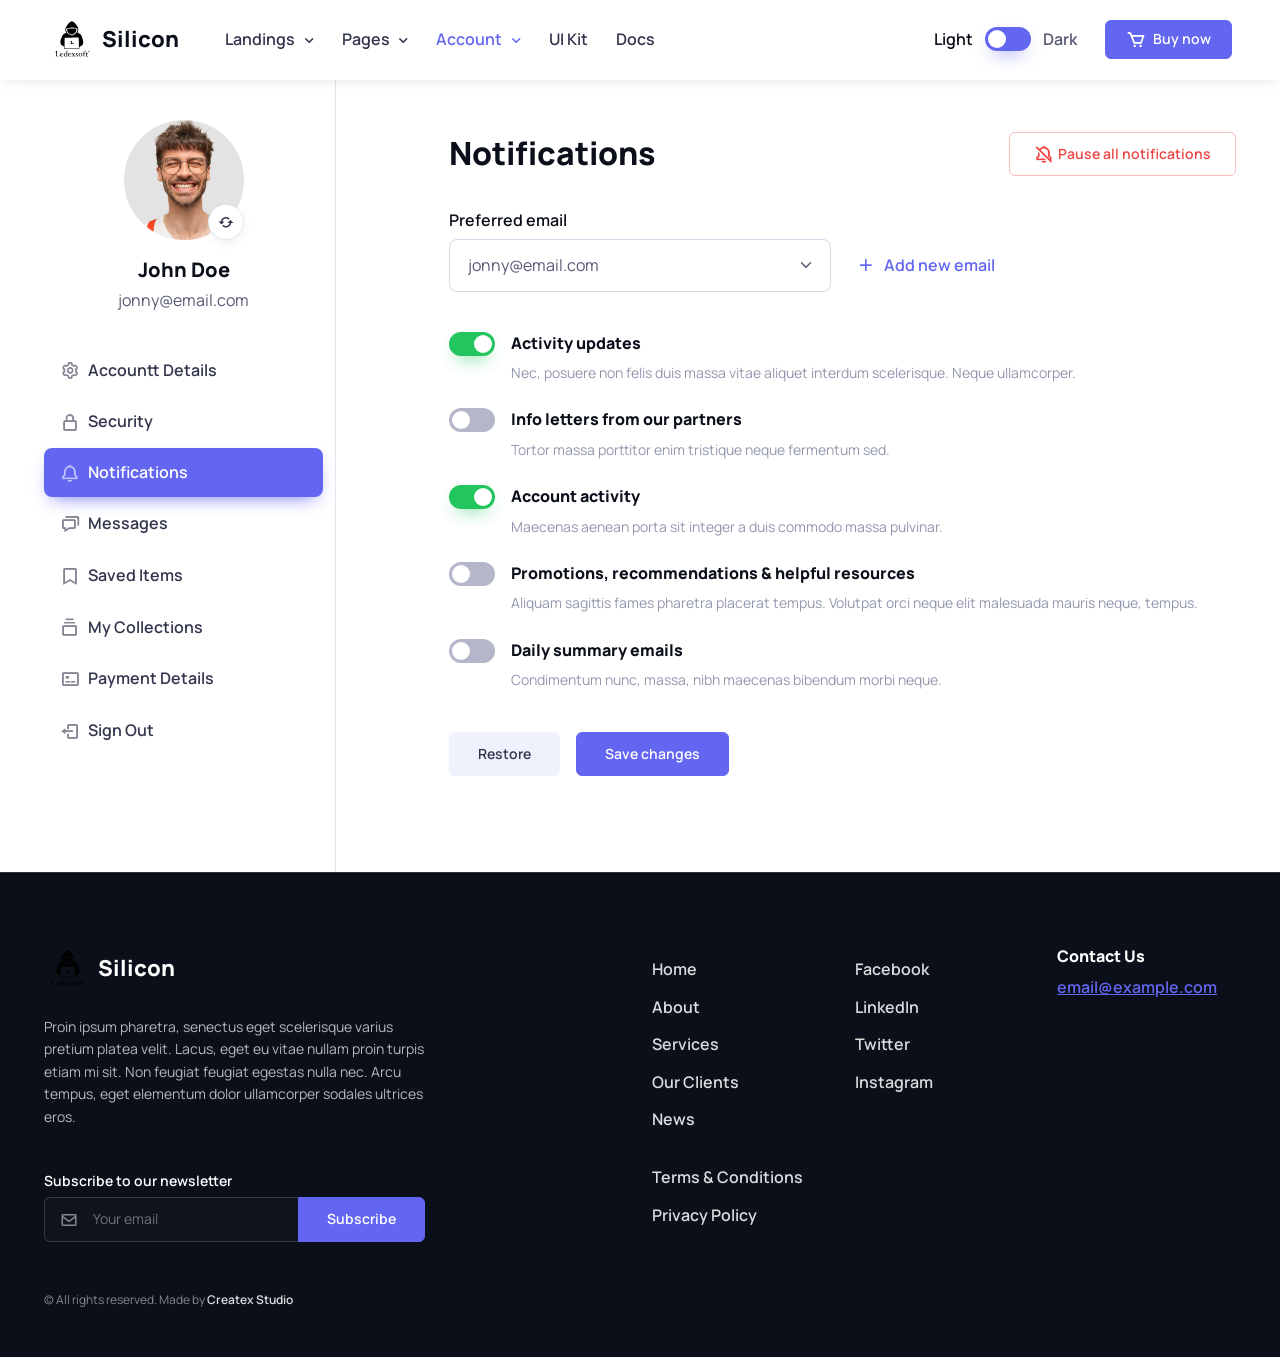
<file: account-notifications.html>
<!DOCTYPE html>
<html lang="en" data-bs-theme="light">
  <head>
    <meta charset="utf-8">
    <title>Silicon | Account - Notifications</title>

    <!-- SEO Meta Tags -->
    <meta name="description" content="Silicon - Multipurpose Technology Bootstrap Template">
    <meta name="keywords" content="bootstrap, business, creative agency, mobile app showcase, saas, fintech, finance, online courses, software, medical, conference landing, services, e-commerce, shopping cart, multipurpose, shop, ui kit, marketing, seo, landing, blog, portfolio, html5, css3, javascript, gallery, slider, touch, creative">
    <meta name="author" content="Createx Studio">

    <!-- Viewport -->
    <meta name="viewport" content="width=device-width, initial-scale=1">

    <!-- Theme switcher (color modes) -->
    <script src="assets/js/theme-switcher.js"></script>

    <!-- Favicon and Touch Icons -->
    <link rel="apple-touch-icon" sizes="180x180" href="assets/favicon/apple-touch-icon.png">
    <link rel="icon" type="image/png" sizes="32x32" href="assets/favicon/favicon-32x32.png">
    <link rel="icon" type="image/png" sizes="16x16" href="assets/favicon/favicon-16x16.png">
    <link rel="manifest" href="assets/favicon/site.webmanifest">
    <link rel="mask-icon" href="assets/favicon/safari-pinned-tab.svg" color="#6366f1">
    <link rel="shortcut icon" href="assets/favicon/favicon.ico">
    <meta name="msapplication-TileColor" content="#080032">
    <meta name="msapplication-config" content="assets/favicon/browserconfig.xml">
    <meta name="theme-color" content="#ffffff">

    <!-- Vendor Styles -->
    <link rel="stylesheet" media="screen" href="assets/vendor/boxicons/css/boxicons.min.css">

    <!-- Main Theme Styles + Bootstrap -->
    <link rel="stylesheet" media="screen" href="assets/css/theme.min.css">

    <!-- Page loading styles -->
    <style>
      .page-loading {
        position: fixed;
        top: 0;
        right: 0;
        bottom: 0;
        left: 0;
        width: 100%;
        height: 100%;
        -webkit-transition: all .4s .2s ease-in-out;
        transition: all .4s .2s ease-in-out;
        background-color: #fff;
        opacity: 0;
        visibility: hidden;
        z-index: 9999;
      }
      [data-bs-theme="dark"] .page-loading {
        background-color: #0b0f19;
      }
      .page-loading.active {
        opacity: 1;
        visibility: visible;
      }
      .page-loading-inner {
        position: absolute;
        top: 50%;
        left: 0;
        width: 100%;
        text-align: center;
        -webkit-transform: translateY(-50%);
        transform: translateY(-50%);
        -webkit-transition: opacity .2s ease-in-out;
        transition: opacity .2s ease-in-out;
        opacity: 0;
      }
      .page-loading.active > .page-loading-inner {
        opacity: 1;
      }
      .page-loading-inner > span {
        display: block;
        font-size: 1rem;
        font-weight: normal;
        color: #9397ad;
      }
      [data-bs-theme="dark"] .page-loading-inner > span {
        color: #fff;
        opacity: .6;
      }
      .page-spinner {
        display: inline-block;
        width: 2.75rem;
        height: 2.75rem;
        margin-bottom: .75rem;
        vertical-align: text-bottom;
        border: .15em solid #b4b7c9;
        border-right-color: transparent;
        border-radius: 50%;
        -webkit-animation: spinner .75s linear infinite;
        animation: spinner .75s linear infinite;
      }
      [data-bs-theme="dark"] .page-spinner {
        border-color: rgba(255,255,255,.4);
        border-right-color: transparent;
      }
      @-webkit-keyframes spinner {
        100% {
          -webkit-transform: rotate(360deg);
          transform: rotate(360deg);
        }
      }
      @keyframes spinner {
        100% {
          -webkit-transform: rotate(360deg);
          transform: rotate(360deg);
        }
      }
    </style>

    <!-- Page loading scripts -->
    <script>
      (function () {
        window.onload = function () {
          const preloader = document.querySelector('.page-loading');
          preloader.classList.remove('active');
          setTimeout(function () {
            preloader.remove();
          }, 1000);
        };
      })();
    </script>

    <!-- Google Tag Manager -->
    <script>
      (function(w,d,s,l,i){w[l]=w[l]||[];w[l].push({'gtm.start':
      new Date().getTime(),event:'gtm.js'});var f=d.getElementsByTagName(s)[0],
      j=d.createElement(s),dl=l!='dataLayer'?'&l='+l:'';j.async=true;j.src=
      'https://www.googletagmanager.com/gtm.js?id='+i+dl;f.parentNode.insertBefore(j,f);
      })(window,document,'script','dataLayer','GTM-WKV3GT5');
    </script>
  </head>


  <!-- Body -->
  <body>
    
    <!-- Google Tag Manager (noscript)-->
    <noscript>
      <iframe src="//www.googletagmanager.com/ns.html?id=GTM-WKV3GT5" height="0" width="0" style="display: none; visibility: hidden;" title="Google Tag Manager"></iframe>
    </noscript>

    <!-- Page loading spinner -->
    <div class="page-loading active">
      <div class="page-loading-inner">
        <div class="page-spinner"></div><span>Loading...</span>
      </div>
    </div>


    <!-- Page wrapper for sticky footer -->
    <!-- Wraps everything except footer to push footer to the bottom of the page if there is little content -->
    <main class="page-wrapper">


      <!-- Navbar -->
      <!-- Remove "fixed-top" class to make navigation bar scrollable with the page -->
      <header class="header navbar navbar-expand-lg bg-light border-bottom border-light shadow-sm fixed-top">
        <div class="container px-3">
          <a href="index.html" class="navbar-brand pe-3">
            <img src="assets/img/logo.svg" width="47" alt="Silicon">
            Silicon
          </a>
          <div id="navbarNav" class="offcanvas offcanvas-end">
            <div class="offcanvas-header border-bottom">
              <h5 class="offcanvas-title">Menu</h5>
              <button type="button" class="btn-close" data-bs-dismiss="offcanvas" aria-label="Close"></button>
            </div>
            <div class="offcanvas-body">
              <ul class="navbar-nav me-auto mb-2 mb-lg-0">
                <li class="nav-item dropdown">
                  <a href="#" class="nav-link dropdown-toggle" data-bs-toggle="dropdown">Landings</a>
                  <div class="dropdown-menu p-0">
                    <div class="d-lg-flex">
                      <div class="mega-dropdown-column d-flex justify-content-center align-items-center rounded-3 rounded-end-0 px-0" style="margin: -1px; background-color: #f3f6ff;">
                        <img src="assets/img/landings.jpg" alt="Landings">
                      </div>
                      <div class="mega-dropdown-column pt-lg-3 pb-lg-4" style="--si-mega-dropdown-column-width: 15rem;">
                        <ul class="list-unstyled mb-0">
                          <li><a href="index.html" class="dropdown-item">Template Intro Page</a></li>
                          <li><a href="landing-mobile-app-showcase-v1.html" class="dropdown-item">Mobile App Showcase v.1</a></li>
                          <li><a href="landing-mobile-app-showcase-v2.html" class="dropdown-item">Mobile App Showcase v.2</a></li>
                          <li><a href="landing-mobile-app-showcase-v3.html" class="dropdown-item">Mobile App Showcase v.3<span class="badge bg-success ms-2">New</span></a></li>
                          <li><a href="landing-product.html" class="dropdown-item d-flex align-items-center">Product Landing</a></li>
                          <li><a href="landing-saas-v1.html" class="dropdown-item">SaaS v.1</a></li>
                          <li><a href="landing-saas-v2.html" class="dropdown-item">SaaS v.2</a></li>
                          <li><a href="landing-saas-v3.html" class="dropdown-item">SaaS v.3</a></li>
                          <li><a href="landing-saas-v4.html" class="dropdown-item">SaaS v.4</a></li>
                          <li><a href="landing-saas-v5.html" class="dropdown-item">SaaS v.5<span class="badge bg-success ms-2">New</span></a></li>
                        </ul>
                      </div>
                      <div class="mega-dropdown-column pt-lg-3 pb-lg-4">
                        <ul class="list-unstyled mb-0">
                          <li><a href="landing-startup.html" class="dropdown-item d-flex align-items-center">Startup</a></li>
                          <li><a href="landing-financial.html" class="dropdown-item">Financial Consulting</a></li>
                          <li><a href="landing-online-courses.html" class="dropdown-item">Online Courses</a></li>
                          <li><a href="landing-medical.html" class="dropdown-item">Medical</a></li>
                          <li><a href="landing-software-dev-agency-v1.html" class="dropdown-item">Software Dev Agency v.1</a></li>
                          <li><a href="landing-software-dev-agency-v2.html" class="dropdown-item">Software Dev Agency v.2</a></li>
                          <li><a href="landing-software-dev-agency-v3.html" class="dropdown-item">Software Dev Agency v.3</a></li>
                          <li><a href="landing-conference.html" class="dropdown-item">Conference</a></li>
                          <li><a href="landing-digital-agency.html" class="dropdown-item">Digital Agency</a></li>
                          <li><a href="landing-blog.html" class="dropdown-item">Blog Homepage</a></li>
                        </ul>
                      </div>
                    </div>
                  </div>
                </li>
                <li class="nav-item dropdown">
                  <a href="#" class="nav-link dropdown-toggle" data-bs-toggle="dropdown">Pages</a>
                  <div class="dropdown-menu">
                    <div class="d-lg-flex pt-lg-3">
                      <div class="mega-dropdown-column">
                        <h6 class="px-3 mb-2">About</h6>
                        <ul class="list-unstyled mb-3">
                          <li><a href="about-v1.html" class="dropdown-item py-1">About v.1</a></li>
                          <li><a href="about-v2.html" class="dropdown-item py-1">About v.2</a></li>
                          <li><a href="about-v3.html" class="dropdown-item py-1">About v.3</a></li>
                        </ul>
                        <h6 class="px-3 mb-2">Blog</h6>
                        <ul class="list-unstyled mb-3">
                          <li><a href="blog-list-with-sidebar.html" class="dropdown-item py-1">List View with Sidebar</a></li>
                          <li><a href="blog-grid-with-sidebar.html" class="dropdown-item py-1">Grid View with Sidebar</a></li>
                          <li><a href="blog-list-no-sidebar.html" class="dropdown-item py-1">List View no Sidebar</a></li>
                          <li><a href="blog-grid-no-sidebar.html" class="dropdown-item py-1">Grid View no Sidebar</a></li>
                          <li><a href="blog-simple-feed.html" class="dropdown-item py-1">Simple Feed</a></li>
                          <li><a href="blog-single.html" class="dropdown-item py-1">Single Post</a></li>
                          <li><a href="blog-podcast.html" class="dropdown-item py-1">Podcast</a></li>
                        </ul>
                      </div>
                      <div class="mega-dropdown-column">
                        <h6 class="px-3 mb-2">Portfolio</h6>
                        <ul class="list-unstyled mb-3">
                          <li><a href="portfolio-grid.html" class="dropdown-item py-1">Grid View</a></li>
                          <li><a href="portfolio-list.html" class="dropdown-item py-1">List View</a></li>
                          <li><a href="portfolio-slider.html" class="dropdown-item py-1">Slider View</a></li>
                          <li><a href="portfolio-courses.html" class="dropdown-item py-1">Courses</a></li>
                          <li><a href="portfolio-single-project.html" class="dropdown-item py-1">Single Project</a></li>
                          <li><a href="portfolio-single-course.html" class="dropdown-item py-1">Single Course</a></li>
                        </ul>
                        <h6 class="px-3 mb-2">Services</h6>
                        <ul class="list-unstyled mb-3">
                          <li><a href="services-v1.html" class="dropdown-item py-1">Services v.1</a></li>
                          <li><a href="services-v2.html" class="dropdown-item py-1">Services v.2</a></li>
                          <li><a href="services-single-v1.html" class="dropdown-item py-1">Service Details v.1</a></li>
                          <li><a href="services-single-v2.html" class="dropdown-item py-1">Service Details v.2</a></li>
                        </ul>
                      </div>
                      <div class="mega-dropdown-column">
                        <h6 class="px-3 mb-2">Pricing</h6>
                        <ul class="list-unstyled mb-3">
                          <li><a href="pricing.html" class="dropdown-item py-1">Pricing Page</a></li>
                        </ul>
                        <h6 class="px-3 mb-2">Contacts</h6>
                        <ul class="list-unstyled mb-3">
                          <li><a href="contacts-v1.html" class="dropdown-item py-1">Contacts v.1</a></li>
                          <li><a href="contacts-v2.html" class="dropdown-item py-1">Contacts v.2</a></li>
                          <li><a href="contacts-v3.html" class="dropdown-item py-1">Contacts v.3</a></li>
                        </ul>
                        <h6 class="px-3 mb-2">Specialty</h6>
                        <ul class="list-unstyled">
                          <li><a href="404-v1.html" class="dropdown-item py-1">404 Error v.1</a></li>
                          <li><a href="404-v2.html" class="dropdown-item py-1">404 Error v.2</a></li>
                        </ul>
                      </div>
                    </div>
                  </div>
                </li>
                <li class="nav-item dropdown">
                  <a href="#" class="nav-link dropdown-toggle active" data-bs-toggle="dropdown" aria-current="page">Account</a>
                  <ul class="dropdown-menu">
                    <li><a href="account-details.html" class="dropdown-item">Account Details</a></li>
                    <li><a href="account-security.html" class="dropdown-item">Security</a></li>
                    <li><a href="account-notifications.html" class="dropdown-item">Notifications</a></li>
                    <li><a href="account-messages.html" class="dropdown-item">Messages</a></li>
                    <li><a href="account-saved-items.html" class="dropdown-item">Saved Items</a></li>
                    <li><a href="account-collections.html" class="dropdown-item">My Collections</a></li>
                    <li><a href="account-payment.html" class="dropdown-item">Payment Details</a></li>
                    <li><a href="account-signin.html" class="dropdown-item">Sign In</a></li>
                    <li><a href="account-signup.html" class="dropdown-item">Sign Up</a></li>
                  </ul>
                </li>
                <li class="nav-item">
                  <a href="components/typography.html" class="nav-link">UI Kit</a>
                </li>
                <li class="nav-item">
                  <a href="docs/getting-started.html" class="nav-link">Docs</a>
                </li>
              </ul>
            </div>
            <div class="offcanvas-header border-top">
              <a href="https://themes.getbootstrap.com/product/silicon-business-technology-template-ui-kit/" class="btn btn-primary w-100" target="_blank" rel="noopener">
                <i class="bx bx-cart fs-4 lh-1 me-1"></i>
                &nbsp;Buy now
              </a>
            </div>      
          </div>
          <div class="form-check form-switch mode-switch pe-lg-1 ms-auto me-4" data-bs-toggle="mode">
            <input type="checkbox" class="form-check-input" id="theme-mode">
            <label class="form-check-label d-none d-sm-block" for="theme-mode">Light</label>
            <label class="form-check-label d-none d-sm-block" for="theme-mode">Dark</label>
          </div>
          <button type="button" class="navbar-toggler" data-bs-toggle="offcanvas" data-bs-target="#navbarNav" aria-controls="navbarNav" aria-expanded="false" aria-label="Toggle navigation">
            <span class="navbar-toggler-icon"></span>
          </button>
          <a href="https://themes.getbootstrap.com/product/silicon-business-technology-template-ui-kit/" class="btn btn-primary btn-sm fs-sm rounded d-none d-lg-inline-flex" target="_blank" rel="noopener">
            <i class="bx bx-cart fs-5 lh-1 me-1"></i>
            &nbsp;Buy now
          </a>
        </div>
      </header>


      <!-- Page content -->
      <section class="container pt-5">
        <div class="row">

  
          <!-- Sidebar (User info + Account menu) -->
          <aside class="col-lg-3 col-md-4 border-end pb-5 mt-n5">
            <div class="position-sticky top-0">
              <div class="text-center pt-5">
                <div class="d-table position-relative mx-auto mt-2 mt-lg-4 pt-5 mb-3">
                  <img src="assets/img/avatar/18.jpg" class="d-block rounded-circle" width="120" alt="John Doe">
                  <button type="button" class="btn btn-icon btn-light bg-white btn-sm border rounded-circle shadow-sm position-absolute bottom-0 end-0 mt-4" data-bs-toggle="tooltip" data-bs-placement="bottom" title="Change picture" aria-label="Change picture">
                    <i class="bx bx-refresh"></i>
                  </button>
                </div>
                <h2 class="h5 mb-1">John Doe</h2>
                <p class="mb-3 pb-3">jonny@email.com</p>
                <button type="button" class="btn btn-secondary w-100 d-md-none mt-n2 mb-3" data-bs-toggle="collapse" data-bs-target="#account-menu">
                  <i class="bx bxs-user-detail fs-xl me-2"></i>
                  Account menu
                  <i class="bx bx-chevron-down fs-lg ms-1"></i>
                </button>
                <div id="account-menu" class="list-group list-group-flush collapse d-md-block">
                  <a href="account-details.html" class="list-group-item list-group-item-action d-flex align-items-center">
                    <i class="bx bx-cog fs-xl opacity-60 me-2"></i>
                    Accountt Details
                  </a>
                  <a href="account-security.html" class="list-group-item list-group-item-action d-flex align-items-center">
                    <i class="bx bx-lock-alt fs-xl opacity-60 me-2"></i>
                    Security
                  </a>
                  <a href="account-notifications.html" class="list-group-item list-group-item-action d-flex align-items-center active">
                    <i class="bx bx-bell fs-xl opacity-60 me-2"></i>
                    Notifications
                  </a>
                  <a href="account-messages.html" class="list-group-item list-group-item-action d-flex align-items-center">
                    <i class="bx bx-chat fs-xl opacity-60 me-2"></i>
                    Messages
                  </a>
                  <a href="account-saved-items.html" class="list-group-item list-group-item-action d-flex align-items-center">
                    <i class="bx bx-bookmark fs-xl opacity-60 me-2"></i>
                    Saved Items
                  </a>
                  <a href="account-collections.html" class="list-group-item list-group-item-action d-flex align-items-center">
                    <i class="bx bx-collection fs-xl opacity-60 me-2"></i>
                    My Collections
                  </a>
                  <a href="account-payment.html" class="list-group-item list-group-item-action d-flex align-items-center">
                    <i class="bx bx-credit-card-front fs-xl opacity-60 me-2"></i>
                    Payment Details
                  </a>
                  <a href="account-signin.html" class="list-group-item list-group-item-action d-flex align-items-center">
                    <i class="bx bx-log-out fs-xl opacity-60 me-2"></i>
                    Sign Out
                  </a>
                </div>
              </div>
            </div>
          </aside>


          <!-- Account notifications -->
          <div class="col-md-8 offset-lg-1 pb-5 mb-lg-4 pt-md-5 mt-n3 mt-md-0">
            <form class="ps-md-3 ps-lg-0 mt-md-2 pt-md-4 pb-md-2">
              <div class="d-flex align-items-center justify-content-between pt-xl-1 mb-3 pb-3">
                <h1 class="h2 mb-0">Notifications</h1>
                <button type="button" class="btn btn-outline-danger px-3 px-sm-4">
                  <i class="bx bx-bell-off fs-xl me-sm-1"></i>
                  <span class="d-none d-sm-inline">Pause all notifications</span>
                </button>
              </div>
              <div class="row align-items-end pb-3 mb-2 mb-sm-4">
                <div class="col-lg-6 col-sm-7">
                  <label for="notifications-email" class="form-label fs-base">Preferred email</label>
                  <select id="notifications-email" class="form-select form-select-lg">
                    <option value="jonny@email.com">jonny@email.com</option>
                    <option value="john_doe@email.com">john_doe@email.com</option>
                  </select>
                </div>
                <div class="col-lg-6 col-sm-5">
                  <button type="button" class="btn btn-link btn-lg px-0">
                    <i class="bx bx-plus fs-xl me-2"></i>
                    Add new email
                  </button>
                </div>
              </div>
              <div class="form-check form-switch form-switch-success d-flex mb-4">
                <input type="checkbox" id="activity" class="form-check-input flex-shrink-0" checked>
                <label for="activity" class="form-check-label ps-3">
                  <span class="h6 d-block mb-2">Activity updates</span>
                  <span class="fs-sm text-muted">Nec, posuere non felis duis massa vitae aliquet interdum scelerisque. Neque ullamcorper.</span>
                </label>
              </div>
              <div class="form-check form-switch form-switch-success d-flex mb-4">
                <input type="checkbox" id="letters" class="form-check-input flex-shrink-0">
                <label for="letters" class="form-check-label ps-3">
                  <span class="h6 d-block mb-2">Info letters from our partners</span>
                  <span class="fs-sm text-muted">Tortor massa porttitor enim tristique neque fermentum sed.</span>
                </label>
              </div>
              <div class="form-check form-switch form-switch-success d-flex mb-4">
                <input type="checkbox" id="account" class="form-check-input flex-shrink-0" checked>
                <label for="account" class="form-check-label ps-3">
                  <span class="h6 d-block mb-2">Account activity</span>
                  <span class="fs-sm text-muted">Maecenas aenean porta sit integer a duis commodo massa pulvinar.</span>
                </label>
              </div>
              <div class="form-check form-switch form-switch-success d-flex mb-4">
                <input type="checkbox" id="promoions" class="form-check-input flex-shrink-0">
                <label for="promoions" class="form-check-label ps-3">
                  <span class="h6 d-block mb-2">Promotions, recommendations &amp; helpful resources</span>
                  <span class="fs-sm text-muted">Aliquam sagittis fames pharetra placerat tempus. Volutpat orci neque elit malesuada mauris neque, tempus.</span>
                </label>
              </div>
              <div class="form-check form-switch form-switch-success d-flex mb-4">
                <input type="checkbox" id="summary" class="form-check-input flex-shrink-0">
                <label for="summary" class="form-check-label ps-3">
                  <span class="h6 d-block mb-2">Daily summary emails</span>
                  <span class="fs-sm text-muted">Condimentum nunc, massa, nibh maecenas bibendum morbi neque.</span>
                </label>
              </div>
              <div class="d-flex pt-3 mb-3">
                <button type="reset" class="btn btn-secondary me-3">Restore</button>
                <button type="submit" class="btn btn-primary">Save changes</button>
              </div>
            </form>
          </div>
        </div>
      </section>
    </main>


    <!-- Footer -->
    <footer class="footer bg-dark border-top border-light pt-5 pb-4 pb-lg-5" data-bs-theme="dark">
      <div class="container pt-lg-4">
        <div class="row pb-5">
          <div class="col-lg-4 col-md-6">
            <div class="navbar-brand text-dark p-0 me-0 mb-3 mb-lg-4">
              <img src="assets/img/logo.svg" width="47" alt="Silicon">
              Silicon
            </div>
            <p class="fs-sm text-light opacity-70 pb-lg-3 mb-4">Proin ipsum pharetra, senectus eget scelerisque varius pretium platea velit. Lacus, eget eu vitae nullam proin turpis etiam mi sit. Non feugiat feugiat egestas nulla nec. Arcu tempus, eget elementum dolor ullamcorper sodales ultrices eros.</p>
            <form class="needs-validation" novalidate>
              <label for="subscr-email" class="form-label">Subscribe to our newsletter</label>
              <div class="input-group">
                <input type="email" id="subscr-email" class="form-control rounded-start ps-5" placeholder="Your email" required>
                <i class="bx bx-envelope fs-lg text-muted position-absolute top-50 start-0 translate-middle-y ms-3 zindex-5"></i>
                <div class="invalid-tooltip position-absolute top-100 start-0">Please provide a valid email address.</div>
                <button type="submit" class="btn btn-primary">Subscribe</button>
              </div>
            </form>
          </div>
          <div class="col-xl-6 col-lg-7 col-md-5 offset-xl-2 offset-md-1 pt-4 pt-md-1 pt-lg-0">
            <div id="footer-links" class="row">
              <div class="col-lg-4">
                <h6 class="mb-2">
                  <a href="#useful-links" class="d-block text-dark dropdown-toggle d-lg-none py-2" data-bs-toggle="collapse">Useful Links</a>
                </h6>
                <div id="useful-links" class="collapse d-lg-block" data-bs-parent="#footer-links">
                  <ul class="nav flex-column pb-lg-1 mb-lg-3">
                    <li class="nav-item"><a href="#" class="nav-link d-inline-block px-0 pt-1 pb-2">Home</a></li>
                    <li class="nav-item"><a href="#" class="nav-link d-inline-block px-0 pt-1 pb-2">About</a></li>
                    <li class="nav-item"><a href="#" class="nav-link d-inline-block px-0 pt-1 pb-2">Services</a></li>
                    <li class="nav-item"><a href="#" class="nav-link d-inline-block px-0 pt-1 pb-2">Our Clients</a></li>
                    <li class="nav-item"><a href="#" class="nav-link d-inline-block px-0 pt-1 pb-2">News</a></li>
                  </ul>
                  <ul class="nav flex-column mb-2 mb-lg-0">
                    <li class="nav-item"><a href="#" class="nav-link d-inline-block px-0 pt-1 pb-2">Terms &amp; Conditions</a></li>
                    <li class="nav-item"><a href="#" class="nav-link d-inline-block px-0 pt-1 pb-2">Privacy Policy</a></li>
                  </ul>
                </div>
              </div>
              <div class="col-xl-4 col-lg-3">
                <h6 class="mb-2">
                  <a href="#social-links" class="d-block text-dark dropdown-toggle d-lg-none py-2" data-bs-toggle="collapse">Socials</a>
                </h6>
                <div id="social-links" class="collapse d-lg-block" data-bs-parent="#footer-links">
                  <ul class="nav flex-column mb-2 mb-lg-0">
                    <li class="nav-item"><a href="#" class="nav-link d-inline-block px-0 pt-1 pb-2">Facebook</a></li>
                    <li class="nav-item"><a href="#" class="nav-link d-inline-block px-0 pt-1 pb-2">LinkedIn</a></li>
                    <li class="nav-item"><a href="#" class="nav-link d-inline-block px-0 pt-1 pb-2">Twitter</a></li>
                    <li class="nav-item"><a href="#" class="nav-link d-inline-block px-0 pt-1 pb-2">Instagram</a></li>
                  </ul>
                </div>
              </div>
              <div class="col-xl-4 col-lg-5 pt-2 pt-lg-0">
                <h6 class="mb-2">Contact Us</h6>
                <a href="mailto:email@example.com" class="fw-medium">email@example.com</a>
              </div>
            </div>
          </div>
        </div>
        <p class="nav d-block fs-xs text-center text-md-start pb-2 pb-lg-0 mb-0">
          <span class="text-light opacity-50">&copy; All rights reserved. Made by </span>
          <a class="nav-link d-inline-block p-0" href="https://createx.studio/" target="_blank" rel="noopener">Createx Studio</a>
        </p>
      </div>
    </footer>


    <!-- Back to top button -->
    <a href="#top" class="btn-scroll-top" data-scroll>
      <span class="btn-scroll-top-tooltip text-muted fs-sm me-2">Top</span>
      <i class="btn-scroll-top-icon bx bx-chevron-up"></i>
    </a>


    <!-- Main Theme Script -->
    <script src="assets/js/theme.min.js"></script>
  </body>
</html>
</file>
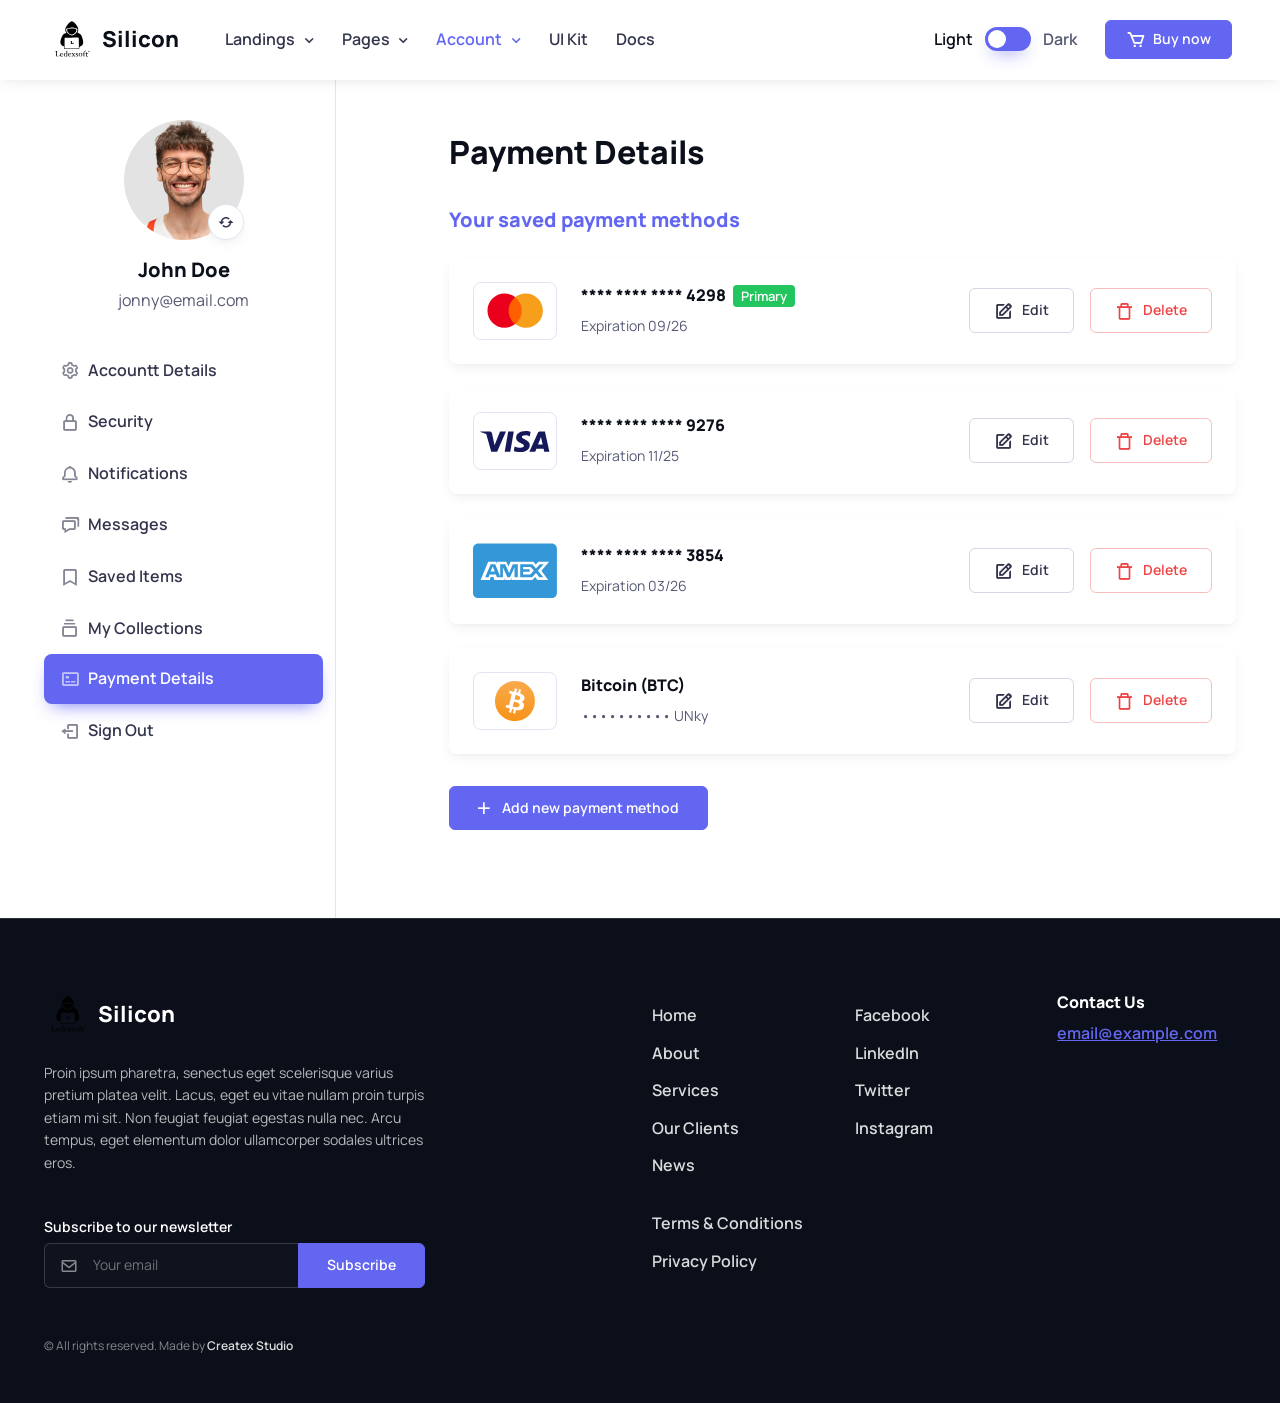
<file: account-payment.html>
<!DOCTYPE html>
<html lang="en" data-bs-theme="light">
  <head>
    <meta charset="utf-8">
    <title>Silicon | Account - Payment Details</title>

    <!-- SEO Meta Tags -->
    <meta name="description" content="Silicon - Multipurpose Technology Bootstrap Template">
    <meta name="keywords" content="bootstrap, business, creative agency, mobile app showcase, saas, fintech, finance, online courses, software, medical, conference landing, services, e-commerce, shopping cart, multipurpose, shop, ui kit, marketing, seo, landing, blog, portfolio, html5, css3, javascript, gallery, slider, touch, creative">
    <meta name="author" content="Createx Studio">

    <!-- Viewport -->
    <meta name="viewport" content="width=device-width, initial-scale=1">

    <!-- Theme switcher (color modes) -->
    <script src="assets/js/theme-switcher.js"></script>

    <!-- Favicon and Touch Icons -->
    <link rel="apple-touch-icon" sizes="180x180" href="assets/favicon/apple-touch-icon.png">
    <link rel="icon" type="image/png" sizes="32x32" href="assets/favicon/favicon-32x32.png">
    <link rel="icon" type="image/png" sizes="16x16" href="assets/favicon/favicon-16x16.png">
    <link rel="manifest" href="assets/favicon/site.webmanifest">
    <link rel="mask-icon" href="assets/favicon/safari-pinned-tab.svg" color="#6366f1">
    <link rel="shortcut icon" href="assets/favicon/favicon.ico">
    <meta name="msapplication-TileColor" content="#080032">
    <meta name="msapplication-config" content="assets/favicon/browserconfig.xml">
    <meta name="theme-color" content="#ffffff">

    <!-- Vendor Styles -->
    <link rel="stylesheet" media="screen" href="assets/vendor/boxicons/css/boxicons.min.css">

    <!-- Main Theme Styles + Bootstrap -->
    <link rel="stylesheet" media="screen" href="assets/css/theme.min.css">

    <!-- Page loading styles -->
    <style>
      .page-loading {
        position: fixed;
        top: 0;
        right: 0;
        bottom: 0;
        left: 0;
        width: 100%;
        height: 100%;
        -webkit-transition: all .4s .2s ease-in-out;
        transition: all .4s .2s ease-in-out;
        background-color: #fff;
        opacity: 0;
        visibility: hidden;
        z-index: 9999;
      }
      [data-bs-theme="dark"] .page-loading {
        background-color: #0b0f19;
      }
      .page-loading.active {
        opacity: 1;
        visibility: visible;
      }
      .page-loading-inner {
        position: absolute;
        top: 50%;
        left: 0;
        width: 100%;
        text-align: center;
        -webkit-transform: translateY(-50%);
        transform: translateY(-50%);
        -webkit-transition: opacity .2s ease-in-out;
        transition: opacity .2s ease-in-out;
        opacity: 0;
      }
      .page-loading.active > .page-loading-inner {
        opacity: 1;
      }
      .page-loading-inner > span {
        display: block;
        font-size: 1rem;
        font-weight: normal;
        color: #9397ad;
      }
      [data-bs-theme="dark"] .page-loading-inner > span {
        color: #fff;
        opacity: .6;
      }
      .page-spinner {
        display: inline-block;
        width: 2.75rem;
        height: 2.75rem;
        margin-bottom: .75rem;
        vertical-align: text-bottom;
        border: .15em solid #b4b7c9;
        border-right-color: transparent;
        border-radius: 50%;
        -webkit-animation: spinner .75s linear infinite;
        animation: spinner .75s linear infinite;
      }
      [data-bs-theme="dark"] .page-spinner {
        border-color: rgba(255,255,255,.4);
        border-right-color: transparent;
      }
      @-webkit-keyframes spinner {
        100% {
          -webkit-transform: rotate(360deg);
          transform: rotate(360deg);
        }
      }
      @keyframes spinner {
        100% {
          -webkit-transform: rotate(360deg);
          transform: rotate(360deg);
        }
      }
    </style>

    <!-- Page loading scripts -->
    <script>
      (function () {
        window.onload = function () {
          const preloader = document.querySelector('.page-loading');
          preloader.classList.remove('active');
          setTimeout(function () {
            preloader.remove();
          }, 1000);
        };
      })();
    </script>

    <!-- Google Tag Manager -->
    <script>
      (function(w,d,s,l,i){w[l]=w[l]||[];w[l].push({'gtm.start':
      new Date().getTime(),event:'gtm.js'});var f=d.getElementsByTagName(s)[0],
      j=d.createElement(s),dl=l!='dataLayer'?'&l='+l:'';j.async=true;j.src=
      'https://www.googletagmanager.com/gtm.js?id='+i+dl;f.parentNode.insertBefore(j,f);
      })(window,document,'script','dataLayer','GTM-WKV3GT5');
    </script>
  </head>


  <!-- Body -->
  <body>
    
    <!-- Google Tag Manager (noscript)-->
    <noscript>
      <iframe src="//www.googletagmanager.com/ns.html?id=GTM-WKV3GT5" height="0" width="0" style="display: none; visibility: hidden;" title="Google Tag Manager"></iframe>
    </noscript>

    <!-- Page loading spinner -->
    <div class="page-loading active">
      <div class="page-loading-inner">
        <div class="page-spinner"></div><span>Loading...</span>
      </div>
    </div>


    <!-- Page wrapper for sticky footer -->
    <!-- Wraps everything except footer to push footer to the bottom of the page if there is little content -->
    <main class="page-wrapper">


      <!-- Navbar -->
      <!-- Remove "fixed-top" class to make navigation bar scrollable with the page -->
      <header class="header navbar navbar-expand-lg bg-light border-bottom border-light shadow-sm fixed-top">
        <div class="container px-3">
          <a href="index.html" class="navbar-brand pe-3">
            <img src="assets/img/logo.svg" width="47" alt="Silicon">
            Silicon
          </a>
          <div id="navbarNav" class="offcanvas offcanvas-end">
            <div class="offcanvas-header border-bottom">
              <h5 class="offcanvas-title">Menu</h5>
              <button type="button" class="btn-close" data-bs-dismiss="offcanvas" aria-label="Close"></button>
            </div>
            <div class="offcanvas-body">
              <ul class="navbar-nav me-auto mb-2 mb-lg-0">
                <li class="nav-item dropdown">
                  <a href="#" class="nav-link dropdown-toggle" data-bs-toggle="dropdown">Landings</a>
                  <div class="dropdown-menu p-0">
                    <div class="d-lg-flex">
                      <div class="mega-dropdown-column d-flex justify-content-center align-items-center rounded-3 rounded-end-0 px-0" style="margin: -1px; background-color: #f3f6ff;">
                        <img src="assets/img/landings.jpg" alt="Landings">
                      </div>
                      <div class="mega-dropdown-column pt-lg-3 pb-lg-4" style="--si-mega-dropdown-column-width: 15rem;">
                        <ul class="list-unstyled mb-0">
                          <li><a href="index.html" class="dropdown-item">Template Intro Page</a></li>
                          <li><a href="landing-mobile-app-showcase-v1.html" class="dropdown-item">Mobile App Showcase v.1</a></li>
                          <li><a href="landing-mobile-app-showcase-v2.html" class="dropdown-item">Mobile App Showcase v.2</a></li>
                          <li><a href="landing-mobile-app-showcase-v3.html" class="dropdown-item">Mobile App Showcase v.3<span class="badge bg-success ms-2">New</span></a></li>
                          <li><a href="landing-product.html" class="dropdown-item d-flex align-items-center">Product Landing</a></li>
                          <li><a href="landing-saas-v1.html" class="dropdown-item">SaaS v.1</a></li>
                          <li><a href="landing-saas-v2.html" class="dropdown-item">SaaS v.2</a></li>
                          <li><a href="landing-saas-v3.html" class="dropdown-item">SaaS v.3</a></li>
                          <li><a href="landing-saas-v4.html" class="dropdown-item">SaaS v.4</a></li>
                          <li><a href="landing-saas-v5.html" class="dropdown-item">SaaS v.5<span class="badge bg-success ms-2">New</span></a></li>
                        </ul>
                      </div>
                      <div class="mega-dropdown-column pt-lg-3 pb-lg-4">
                        <ul class="list-unstyled mb-0">
                          <li><a href="landing-startup.html" class="dropdown-item d-flex align-items-center">Startup</a></li>
                          <li><a href="landing-financial.html" class="dropdown-item">Financial Consulting</a></li>
                          <li><a href="landing-online-courses.html" class="dropdown-item">Online Courses</a></li>
                          <li><a href="landing-medical.html" class="dropdown-item">Medical</a></li>
                          <li><a href="landing-software-dev-agency-v1.html" class="dropdown-item">Software Dev Agency v.1</a></li>
                          <li><a href="landing-software-dev-agency-v2.html" class="dropdown-item">Software Dev Agency v.2</a></li>
                          <li><a href="landing-software-dev-agency-v3.html" class="dropdown-item">Software Dev Agency v.3</a></li>
                          <li><a href="landing-conference.html" class="dropdown-item">Conference</a></li>
                          <li><a href="landing-digital-agency.html" class="dropdown-item">Digital Agency</a></li>
                          <li><a href="landing-blog.html" class="dropdown-item">Blog Homepage</a></li>
                        </ul>
                      </div>
                    </div>
                  </div>
                </li>
                <li class="nav-item dropdown">
                  <a href="#" class="nav-link dropdown-toggle" data-bs-toggle="dropdown">Pages</a>
                  <div class="dropdown-menu">
                    <div class="d-lg-flex pt-lg-3">
                      <div class="mega-dropdown-column">
                        <h6 class="px-3 mb-2">About</h6>
                        <ul class="list-unstyled mb-3">
                          <li><a href="about-v1.html" class="dropdown-item py-1">About v.1</a></li>
                          <li><a href="about-v2.html" class="dropdown-item py-1">About v.2</a></li>
                          <li><a href="about-v3.html" class="dropdown-item py-1">About v.3</a></li>
                        </ul>
                        <h6 class="px-3 mb-2">Blog</h6>
                        <ul class="list-unstyled mb-3">
                          <li><a href="blog-list-with-sidebar.html" class="dropdown-item py-1">List View with Sidebar</a></li>
                          <li><a href="blog-grid-with-sidebar.html" class="dropdown-item py-1">Grid View with Sidebar</a></li>
                          <li><a href="blog-list-no-sidebar.html" class="dropdown-item py-1">List View no Sidebar</a></li>
                          <li><a href="blog-grid-no-sidebar.html" class="dropdown-item py-1">Grid View no Sidebar</a></li>
                          <li><a href="blog-simple-feed.html" class="dropdown-item py-1">Simple Feed</a></li>
                          <li><a href="blog-single.html" class="dropdown-item py-1">Single Post</a></li>
                          <li><a href="blog-podcast.html" class="dropdown-item py-1">Podcast</a></li>
                        </ul>
                      </div>
                      <div class="mega-dropdown-column">
                        <h6 class="px-3 mb-2">Portfolio</h6>
                        <ul class="list-unstyled mb-3">
                          <li><a href="portfolio-grid.html" class="dropdown-item py-1">Grid View</a></li>
                          <li><a href="portfolio-list.html" class="dropdown-item py-1">List View</a></li>
                          <li><a href="portfolio-slider.html" class="dropdown-item py-1">Slider View</a></li>
                          <li><a href="portfolio-courses.html" class="dropdown-item py-1">Courses</a></li>
                          <li><a href="portfolio-single-project.html" class="dropdown-item py-1">Single Project</a></li>
                          <li><a href="portfolio-single-course.html" class="dropdown-item py-1">Single Course</a></li>
                        </ul>
                        <h6 class="px-3 mb-2">Services</h6>
                        <ul class="list-unstyled mb-3">
                          <li><a href="services-v1.html" class="dropdown-item py-1">Services v.1</a></li>
                          <li><a href="services-v2.html" class="dropdown-item py-1">Services v.2</a></li>
                          <li><a href="services-single-v1.html" class="dropdown-item py-1">Service Details v.1</a></li>
                          <li><a href="services-single-v2.html" class="dropdown-item py-1">Service Details v.2</a></li>
                        </ul>
                      </div>
                      <div class="mega-dropdown-column">
                        <h6 class="px-3 mb-2">Pricing</h6>
                        <ul class="list-unstyled mb-3">
                          <li><a href="pricing.html" class="dropdown-item py-1">Pricing Page</a></li>
                        </ul>
                        <h6 class="px-3 mb-2">Contacts</h6>
                        <ul class="list-unstyled mb-3">
                          <li><a href="contacts-v1.html" class="dropdown-item py-1">Contacts v.1</a></li>
                          <li><a href="contacts-v2.html" class="dropdown-item py-1">Contacts v.2</a></li>
                          <li><a href="contacts-v3.html" class="dropdown-item py-1">Contacts v.3</a></li>
                        </ul>
                        <h6 class="px-3 mb-2">Specialty</h6>
                        <ul class="list-unstyled">
                          <li><a href="404-v1.html" class="dropdown-item py-1">404 Error v.1</a></li>
                          <li><a href="404-v2.html" class="dropdown-item py-1">404 Error v.2</a></li>
                        </ul>
                      </div>
                    </div>
                  </div>
                </li>
                <li class="nav-item dropdown">
                  <a href="#" class="nav-link dropdown-toggle active" data-bs-toggle="dropdown" aria-current="page">Account</a>
                  <ul class="dropdown-menu">
                    <li><a href="account-details.html" class="dropdown-item">Account Details</a></li>
                    <li><a href="account-security.html" class="dropdown-item">Security</a></li>
                    <li><a href="account-notifications.html" class="dropdown-item">Notifications</a></li>
                    <li><a href="account-messages.html" class="dropdown-item">Messages</a></li>
                    <li><a href="account-saved-items.html" class="dropdown-item">Saved Items</a></li>
                    <li><a href="account-collections.html" class="dropdown-item">My Collections</a></li>
                    <li><a href="account-payment.html" class="dropdown-item">Payment Details</a></li>
                    <li><a href="account-signin.html" class="dropdown-item">Sign In</a></li>
                    <li><a href="account-signup.html" class="dropdown-item">Sign Up</a></li>
                  </ul>
                </li>
                <li class="nav-item">
                  <a href="components/typography.html" class="nav-link">UI Kit</a>
                </li>
                <li class="nav-item">
                  <a href="docs/getting-started.html" class="nav-link">Docs</a>
                </li>
              </ul>
            </div>
            <div class="offcanvas-header border-top">
              <a href="https://themes.getbootstrap.com/product/silicon-business-technology-template-ui-kit/" class="btn btn-primary w-100" target="_blank" rel="noopener">
                <i class="bx bx-cart fs-4 lh-1 me-1"></i>
                &nbsp;Buy now
              </a>
            </div>      
          </div>
          <div class="form-check form-switch mode-switch pe-lg-1 ms-auto me-4" data-bs-toggle="mode">
            <input type="checkbox" class="form-check-input" id="theme-mode">
            <label class="form-check-label d-none d-sm-block" for="theme-mode">Light</label>
            <label class="form-check-label d-none d-sm-block" for="theme-mode">Dark</label>
          </div>
          <button type="button" class="navbar-toggler" data-bs-toggle="offcanvas" data-bs-target="#navbarNav" aria-controls="navbarNav" aria-expanded="false" aria-label="Toggle navigation">
            <span class="navbar-toggler-icon"></span>
          </button>
          <a href="https://themes.getbootstrap.com/product/silicon-business-technology-template-ui-kit/" class="btn btn-primary btn-sm fs-sm rounded d-none d-lg-inline-flex" target="_blank" rel="noopener">
            <i class="bx bx-cart fs-5 lh-1 me-1"></i>
            &nbsp;Buy now
          </a>
        </div>
      </header>


      <!-- Page content -->
      <section class="container pt-5">
        <div class="row">

  
          <!-- Sidebar (User info + Account menu) -->
          <aside class="col-lg-3 col-md-4 border-end pb-5 mt-n5">
            <div class="position-sticky top-0">
              <div class="text-center pt-5">
                <div class="d-table position-relative mx-auto mt-2 mt-lg-4 pt-5 mb-3">
                  <img src="assets/img/avatar/18.jpg" class="d-block rounded-circle" width="120" alt="John Doe">
                  <button type="button" class="btn btn-icon btn-light bg-white btn-sm border rounded-circle shadow-sm position-absolute bottom-0 end-0 mt-4" data-bs-toggle="tooltip" data-bs-placement="bottom" title="Change picture" aria-label="Change picture">
                    <i class="bx bx-refresh"></i>
                  </button>
                </div>
                <h2 class="h5 mb-1">John Doe</h2>
                <p class="mb-3 pb-3">jonny@email.com</p>
                <button type="button" class="btn btn-secondary w-100 d-md-none mt-n2 mb-3" data-bs-toggle="collapse" data-bs-target="#account-menu">
                  <i class="bx bxs-user-detail fs-xl me-2"></i>
                  Account menu
                  <i class="bx bx-chevron-down fs-lg ms-1"></i>
                </button>
                <div id="account-menu" class="list-group list-group-flush collapse d-md-block">
                  <a href="account-details.html" class="list-group-item list-group-item-action d-flex align-items-center">
                    <i class="bx bx-cog fs-xl opacity-60 me-2"></i>
                    Accountt Details
                  </a>
                  <a href="account-security.html" class="list-group-item list-group-item-action d-flex align-items-center">
                    <i class="bx bx-lock-alt fs-xl opacity-60 me-2"></i>
                    Security
                  </a>
                  <a href="account-notifications.html" class="list-group-item list-group-item-action d-flex align-items-center">
                    <i class="bx bx-bell fs-xl opacity-60 me-2"></i>
                    Notifications
                  </a>
                  <a href="account-messages.html" class="list-group-item list-group-item-action d-flex align-items-center">
                    <i class="bx bx-chat fs-xl opacity-60 me-2"></i>
                    Messages
                  </a>
                  <a href="account-saved-items.html" class="list-group-item list-group-item-action d-flex align-items-center">
                    <i class="bx bx-bookmark fs-xl opacity-60 me-2"></i>
                    Saved Items
                  </a>
                  <a href="account-collections.html" class="list-group-item list-group-item-action d-flex align-items-center">
                    <i class="bx bx-collection fs-xl opacity-60 me-2"></i>
                    My Collections
                  </a>
                  <a href="account-payment.html" class="list-group-item list-group-item-action d-flex align-items-center active">
                    <i class="bx bx-credit-card-front fs-xl opacity-60 me-2"></i>
                    Payment Details
                  </a>
                  <a href="account-signin.html" class="list-group-item list-group-item-action d-flex align-items-center">
                    <i class="bx bx-log-out fs-xl opacity-60 me-2"></i>
                    Sign Out
                  </a>
                </div>
              </div>
            </div>
          </aside>


          <!-- Account collections -->
          <div class="col-md-8 offset-lg-1 pb-5 mb-2 mb-lg-4 pt-md-5 mt-n3 mt-md-0">
            <div class="ps-md-3 ps-lg-0 mt-md-2 pt-md-4 pb-md-2">
              <h1 class="h2 pt-xl-1 mb-3 pb-2 pb-lg-3">Payment Details</h1>
              <h2 class="h5 text-primary mb-4">Your saved payment methods</h2>

              <!-- Item -->
              <div class="card d-sm-flex flex-sm-row align-items-sm-center justify-content-between border-0 shadow-sm p-3 p-md-4 mb-4">
                <div class="d-flex align-items-center pe-sm-3">
                  <img src="assets/img/account/mastercard.svg" width="84" alt="Mastercard">
                  <div class="ps-3 ps-sm-4">
                    <h6 class="mb-2">**** **** **** 4298 <span class="badge bg-success ms-1">Primary</span></h6>
                    <div class="fs-sm">Expiration 09/26</div>
                  </div>
                </div>
                <div class="d-flex justify-content-end pt-3 pt-sm-0">
                  <button type="button" class="btn btn-outline-secondary px-3 px-xl-4 me-3">
                    <i class="bx bx-edit fs-xl me-lg-1 me-xl-2"></i>
                    <span class="d-none d-lg-inline">Edit</span>
                  </button>
                  <button type="button" class="btn btn-outline-danger px-3 px-xl-4">
                    <i class="bx bx-trash-alt fs-xl me-lg-1 me-xl-2"></i>
                    <span class="d-none d-lg-inline">Delete</span>
                  </button>
                </div>
              </div>

              <!-- Item -->
              <div class="card d-sm-flex flex-sm-row align-items-sm-center justify-content-between border-0 shadow-sm p-3 p-md-4 mb-4">
                <div class="d-flex align-items-center pe-sm-3">
                  <img src="assets/img/account/visa.svg" width="84" alt="Visa">
                  <div class="ps-3 ps-sm-4">
                    <h6 class="mb-2">**** **** **** 9276</h6>
                    <div class="fs-sm">Expiration 11/25</div>
                  </div>
                </div>
                <div class="d-flex justify-content-end pt-3 pt-sm-0">
                  <button type="button" class="btn btn-outline-secondary px-3 px-xl-4 me-3">
                    <i class="bx bx-edit fs-xl me-lg-1 me-xl-2"></i>
                    <span class="d-none d-lg-inline">Edit</span>
                  </button>
                  <button type="button" class="btn btn-outline-danger px-3 px-xl-4">
                    <i class="bx bx-trash-alt fs-xl me-lg-1 me-xl-2"></i>
                    <span class="d-none d-lg-inline">Delete</span>
                  </button>
                </div>
              </div>

              <!-- Item -->
              <div class="card d-sm-flex flex-sm-row align-items-sm-center justify-content-between border-0 shadow-sm p-3 p-md-4 mb-4">
                <div class="d-flex align-items-center pe-sm-3">
                  <img src="assets/img/account/amex.svg" width="84" alt="Amex">
                  <div class="ps-3 ps-sm-4">
                    <h6 class="mb-2">**** **** **** 3854</h6>
                    <div class="fs-sm">Expiration 03/26</div>
                  </div>
                </div>
                <div class="d-flex justify-content-end pt-3 pt-sm-0">
                  <button type="button" class="btn btn-outline-secondary px-3 px-xl-4 me-3">
                    <i class="bx bx-edit fs-xl me-lg-1 me-xl-2"></i>
                    <span class="d-none d-lg-inline">Edit</span>
                  </button>
                  <button type="button" class="btn btn-outline-danger px-3 px-xl-4">
                    <i class="bx bx-trash-alt fs-xl me-lg-1 me-xl-2"></i>
                    <span class="d-none d-lg-inline">Delete</span>
                  </button>
                </div>
              </div>

              <!-- Item -->
              <div class="card d-sm-flex flex-sm-row align-items-sm-center justify-content-between border-0 shadow-sm p-3 p-md-4 mb-4">
                <div class="d-flex align-items-center pe-sm-3">
                  <img src="assets/img/account/bitcoin.svg" width="84" alt="Bitcoin">
                  <div class="ps-3 ps-sm-4">
                    <h6 class="mb-2">Bitcoin (BTC)</h6>
                    <div class="fs-sm">•••••••••• UNky</div>
                  </div>
                </div>
                <div class="d-flex justify-content-end pt-3 pt-sm-0">
                  <button type="button" class="btn btn-outline-secondary px-3 px-xl-4 me-3">
                    <i class="bx bx-edit fs-xl me-lg-1 me-xl-2"></i>
                    <span class="d-none d-lg-inline">Edit</span>
                  </button>
                  <button type="button" class="btn btn-outline-danger px-3 px-xl-4">
                    <i class="bx bx-trash-alt fs-xl me-lg-1 me-xl-2"></i>
                    <span class="d-none d-lg-inline">Delete</span>
                  </button>
                </div>
              </div>
              <div class="py-2">
                <button type="button" class="btn btn-primary ps-4">
                  <i class="bx bx-plus fs-xl me-2"></i>
                  Add new payment method
                </button>
              </div>
            </div>
          </div>
        </div>
      </section>
    </main>


    <!-- Footer -->
    <footer class="footer bg-dark border-top border-light pt-5 pb-4 pb-lg-5" data-bs-theme="dark">
      <div class="container pt-lg-4">
        <div class="row pb-5">
          <div class="col-lg-4 col-md-6">
            <div class="navbar-brand text-dark p-0 me-0 mb-3 mb-lg-4">
              <img src="assets/img/logo.svg" width="47" alt="Silicon">
              Silicon
            </div>
            <p class="fs-sm text-light opacity-70 pb-lg-3 mb-4">Proin ipsum pharetra, senectus eget scelerisque varius pretium platea velit. Lacus, eget eu vitae nullam proin turpis etiam mi sit. Non feugiat feugiat egestas nulla nec. Arcu tempus, eget elementum dolor ullamcorper sodales ultrices eros.</p>
            <form class="needs-validation" novalidate>
              <label for="subscr-email" class="form-label">Subscribe to our newsletter</label>
              <div class="input-group">
                <input type="email" id="subscr-email" class="form-control rounded-start ps-5" placeholder="Your email" required>
                <i class="bx bx-envelope fs-lg text-muted position-absolute top-50 start-0 translate-middle-y ms-3 zindex-5"></i>
                <div class="invalid-tooltip position-absolute top-100 start-0">Please provide a valid email address.</div>
                <button type="submit" class="btn btn-primary">Subscribe</button>
              </div>
            </form>
          </div>
          <div class="col-xl-6 col-lg-7 col-md-5 offset-xl-2 offset-md-1 pt-4 pt-md-1 pt-lg-0">
            <div id="footer-links" class="row">
              <div class="col-lg-4">
                <h6 class="mb-2">
                  <a href="#useful-links" class="d-block text-dark dropdown-toggle d-lg-none py-2" data-bs-toggle="collapse">Useful Links</a>
                </h6>
                <div id="useful-links" class="collapse d-lg-block" data-bs-parent="#footer-links">
                  <ul class="nav flex-column pb-lg-1 mb-lg-3">
                    <li class="nav-item"><a href="#" class="nav-link d-inline-block px-0 pt-1 pb-2">Home</a></li>
                    <li class="nav-item"><a href="#" class="nav-link d-inline-block px-0 pt-1 pb-2">About</a></li>
                    <li class="nav-item"><a href="#" class="nav-link d-inline-block px-0 pt-1 pb-2">Services</a></li>
                    <li class="nav-item"><a href="#" class="nav-link d-inline-block px-0 pt-1 pb-2">Our Clients</a></li>
                    <li class="nav-item"><a href="#" class="nav-link d-inline-block px-0 pt-1 pb-2">News</a></li>
                  </ul>
                  <ul class="nav flex-column mb-2 mb-lg-0">
                    <li class="nav-item"><a href="#" class="nav-link d-inline-block px-0 pt-1 pb-2">Terms &amp; Conditions</a></li>
                    <li class="nav-item"><a href="#" class="nav-link d-inline-block px-0 pt-1 pb-2">Privacy Policy</a></li>
                  </ul>
                </div>
              </div>
              <div class="col-xl-4 col-lg-3">
                <h6 class="mb-2">
                  <a href="#social-links" class="d-block text-dark dropdown-toggle d-lg-none py-2" data-bs-toggle="collapse">Socials</a>
                </h6>
                <div id="social-links" class="collapse d-lg-block" data-bs-parent="#footer-links">
                  <ul class="nav flex-column mb-2 mb-lg-0">
                    <li class="nav-item"><a href="#" class="nav-link d-inline-block px-0 pt-1 pb-2">Facebook</a></li>
                    <li class="nav-item"><a href="#" class="nav-link d-inline-block px-0 pt-1 pb-2">LinkedIn</a></li>
                    <li class="nav-item"><a href="#" class="nav-link d-inline-block px-0 pt-1 pb-2">Twitter</a></li>
                    <li class="nav-item"><a href="#" class="nav-link d-inline-block px-0 pt-1 pb-2">Instagram</a></li>
                  </ul>
                </div>
              </div>
              <div class="col-xl-4 col-lg-5 pt-2 pt-lg-0">
                <h6 class="mb-2">Contact Us</h6>
                <a href="mailto:email@example.com" class="fw-medium">email@example.com</a>
              </div>
            </div>
          </div>
        </div>
        <p class="nav d-block fs-xs text-center text-md-start pb-2 pb-lg-0 mb-0">
          <span class="text-light opacity-50">&copy; All rights reserved. Made by </span>
          <a class="nav-link d-inline-block p-0" href="https://createx.studio/" target="_blank" rel="noopener">Createx Studio</a>
        </p>
      </div>
    </footer>


    <!-- Back to top button -->
    <a href="#top" class="btn-scroll-top" data-scroll>
      <span class="btn-scroll-top-tooltip text-muted fs-sm me-2">Top</span>
      <i class="btn-scroll-top-icon bx bx-chevron-up"></i>
    </a>

    <!-- Main Theme Script -->
    <script src="assets/js/theme.min.js"></script>
  </body>
</html>
</file>
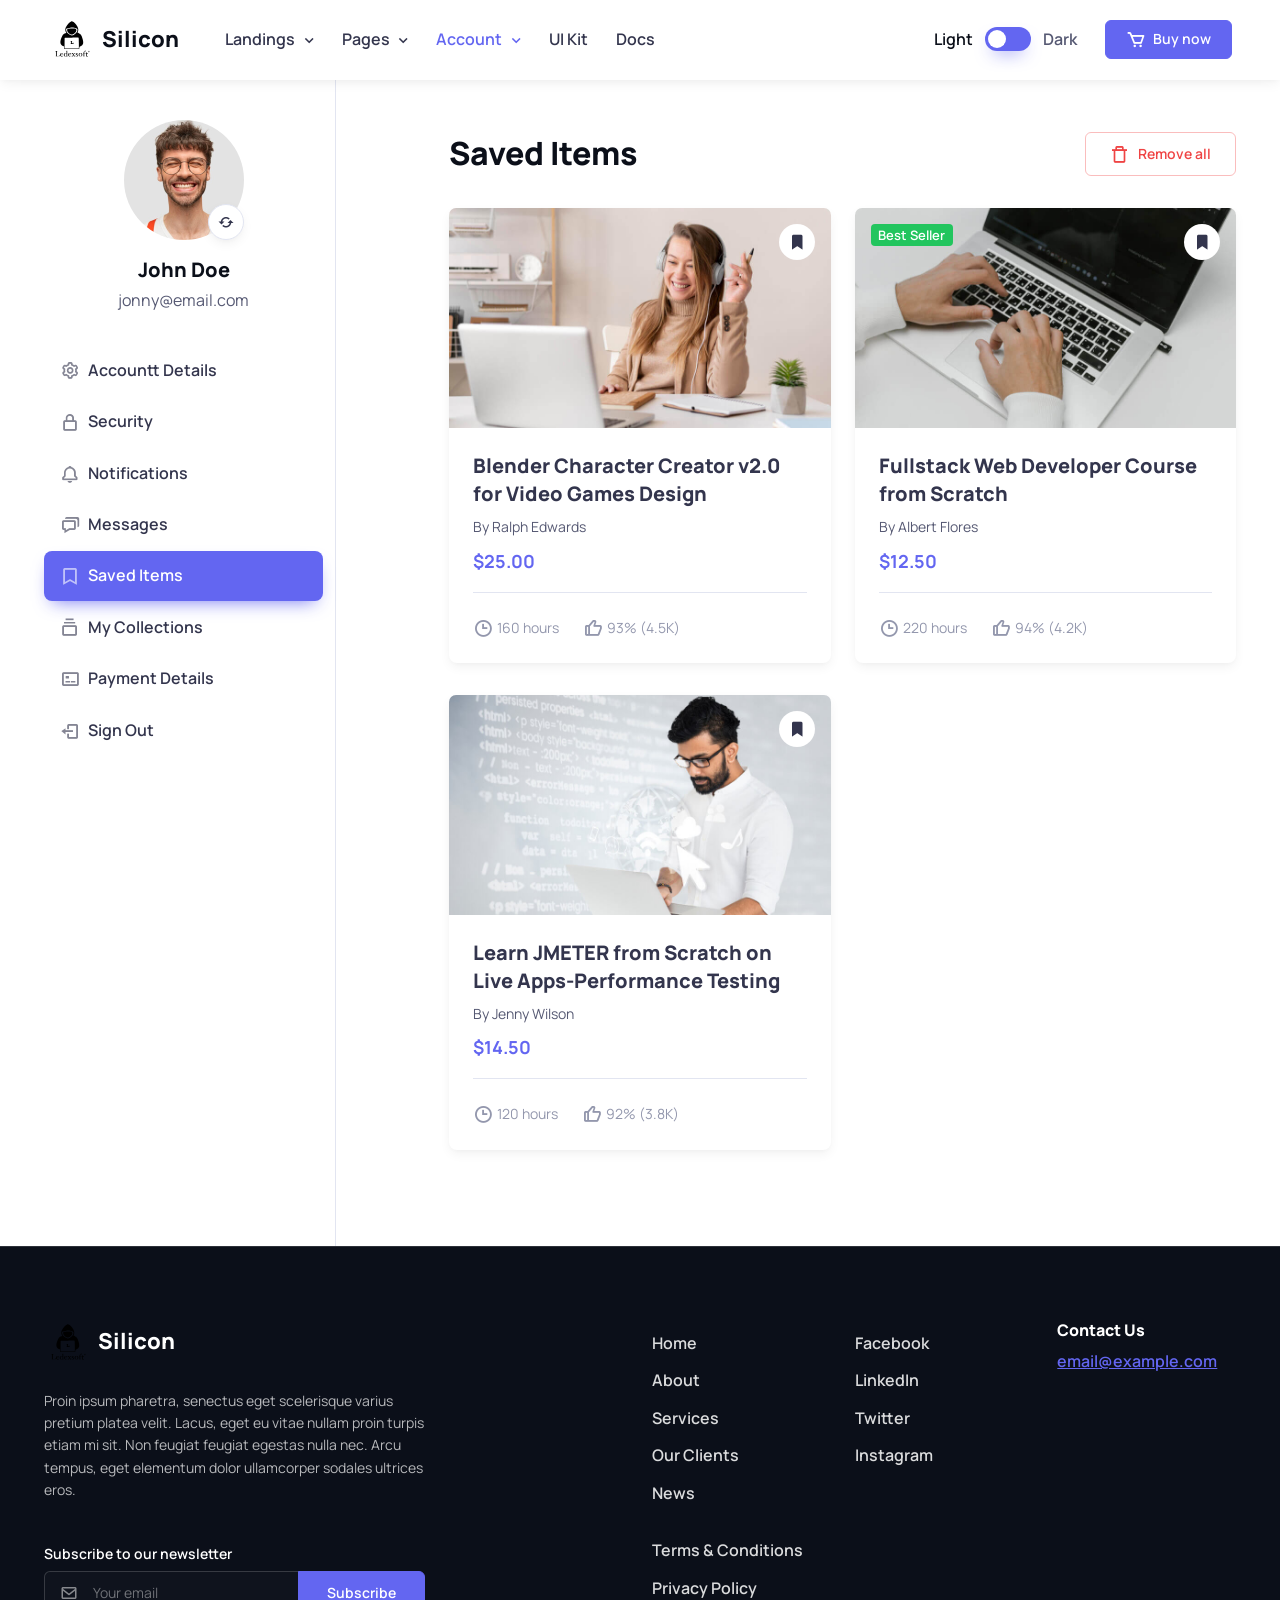
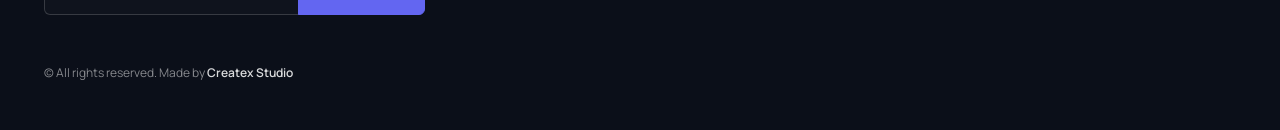
<file: account-saved-items.html>
<!DOCTYPE html>
<html lang="en" data-bs-theme="light">
  <head>
    <meta charset="utf-8">
    <title>Silicon | Account - Saved Items</title>

    <!-- SEO Meta Tags -->
    <meta name="description" content="Silicon - Multipurpose Technology Bootstrap Template">
    <meta name="keywords" content="bootstrap, business, creative agency, mobile app showcase, saas, fintech, finance, online courses, software, medical, conference landing, services, e-commerce, shopping cart, multipurpose, shop, ui kit, marketing, seo, landing, blog, portfolio, html5, css3, javascript, gallery, slider, touch, creative">
    <meta name="author" content="Createx Studio">

    <!-- Viewport -->
    <meta name="viewport" content="width=device-width, initial-scale=1">

    <!-- Theme switcher (color modes) -->
    <script src="assets/js/theme-switcher.js"></script>

    <!-- Favicon and Touch Icons -->
    <link rel="apple-touch-icon" sizes="180x180" href="assets/favicon/apple-touch-icon.png">
    <link rel="icon" type="image/png" sizes="32x32" href="assets/favicon/favicon-32x32.png">
    <link rel="icon" type="image/png" sizes="16x16" href="assets/favicon/favicon-16x16.png">
    <link rel="manifest" href="assets/favicon/site.webmanifest">
    <link rel="mask-icon" href="assets/favicon/safari-pinned-tab.svg" color="#6366f1">
    <link rel="shortcut icon" href="assets/favicon/favicon.ico">
    <meta name="msapplication-TileColor" content="#080032">
    <meta name="msapplication-config" content="assets/favicon/browserconfig.xml">
    <meta name="theme-color" content="#ffffff">

    <!-- Vendor Styles -->
    <link rel="stylesheet" media="screen" href="assets/vendor/boxicons/css/boxicons.min.css">

    <!-- Main Theme Styles + Bootstrap -->
    <link rel="stylesheet" media="screen" href="assets/css/theme.min.css">

    <!-- Page loading styles -->
    <style>
      .page-loading {
        position: fixed;
        top: 0;
        right: 0;
        bottom: 0;
        left: 0;
        width: 100%;
        height: 100%;
        -webkit-transition: all .4s .2s ease-in-out;
        transition: all .4s .2s ease-in-out;
        background-color: #fff;
        opacity: 0;
        visibility: hidden;
        z-index: 9999;
      }
      [data-bs-theme="dark"] .page-loading {
        background-color: #0b0f19;
      }
      .page-loading.active {
        opacity: 1;
        visibility: visible;
      }
      .page-loading-inner {
        position: absolute;
        top: 50%;
        left: 0;
        width: 100%;
        text-align: center;
        -webkit-transform: translateY(-50%);
        transform: translateY(-50%);
        -webkit-transition: opacity .2s ease-in-out;
        transition: opacity .2s ease-in-out;
        opacity: 0;
      }
      .page-loading.active > .page-loading-inner {
        opacity: 1;
      }
      .page-loading-inner > span {
        display: block;
        font-size: 1rem;
        font-weight: normal;
        color: #9397ad;
      }
      [data-bs-theme="dark"] .page-loading-inner > span {
        color: #fff;
        opacity: .6;
      }
      .page-spinner {
        display: inline-block;
        width: 2.75rem;
        height: 2.75rem;
        margin-bottom: .75rem;
        vertical-align: text-bottom;
        border: .15em solid #b4b7c9;
        border-right-color: transparent;
        border-radius: 50%;
        -webkit-animation: spinner .75s linear infinite;
        animation: spinner .75s linear infinite;
      }
      [data-bs-theme="dark"] .page-spinner {
        border-color: rgba(255,255,255,.4);
        border-right-color: transparent;
      }
      @-webkit-keyframes spinner {
        100% {
          -webkit-transform: rotate(360deg);
          transform: rotate(360deg);
        }
      }
      @keyframes spinner {
        100% {
          -webkit-transform: rotate(360deg);
          transform: rotate(360deg);
        }
      }
    </style>

    <!-- Page loading scripts -->
    <script>
      (function () {
        window.onload = function () {
          const preloader = document.querySelector('.page-loading');
          preloader.classList.remove('active');
          setTimeout(function () {
            preloader.remove();
          }, 1000);
        };
      })();
    </script>

    <!-- Google Tag Manager -->
    <script>
      (function(w,d,s,l,i){w[l]=w[l]||[];w[l].push({'gtm.start':
      new Date().getTime(),event:'gtm.js'});var f=d.getElementsByTagName(s)[0],
      j=d.createElement(s),dl=l!='dataLayer'?'&l='+l:'';j.async=true;j.src=
      'https://www.googletagmanager.com/gtm.js?id='+i+dl;f.parentNode.insertBefore(j,f);
      })(window,document,'script','dataLayer','GTM-WKV3GT5');
    </script>
  </head>


  <!-- Body -->
  <body>
    
    <!-- Google Tag Manager (noscript)-->
    <noscript>
      <iframe src="//www.googletagmanager.com/ns.html?id=GTM-WKV3GT5" height="0" width="0" style="display: none; visibility: hidden;" title="Google Tag Manager"></iframe>
    </noscript>

    <!-- Page loading spinner -->
    <div class="page-loading active">
      <div class="page-loading-inner">
        <div class="page-spinner"></div><span>Loading...</span>
      </div>
    </div>


    <!-- Page wrapper for sticky footer -->
    <!-- Wraps everything except footer to push footer to the bottom of the page if there is little content -->
    <main class="page-wrapper">


      <!-- Navbar -->
      <!-- Remove "fixed-top" class to make navigation bar scrollable with the page -->
      <header class="header navbar navbar-expand-lg bg-light border-bottom border-light shadow-sm fixed-top">
        <div class="container px-3">
          <a href="index.html" class="navbar-brand pe-3">
            <img src="assets/img/logo.svg" width="47" alt="Silicon">
            Silicon
          </a>
          <div id="navbarNav" class="offcanvas offcanvas-end">
            <div class="offcanvas-header border-bottom">
              <h5 class="offcanvas-title">Menu</h5>
              <button type="button" class="btn-close" data-bs-dismiss="offcanvas" aria-label="Close"></button>
            </div>
            <div class="offcanvas-body">
              <ul class="navbar-nav me-auto mb-2 mb-lg-0">
                <li class="nav-item dropdown">
                  <a href="#" class="nav-link dropdown-toggle" data-bs-toggle="dropdown">Landings</a>
                  <div class="dropdown-menu p-0">
                    <div class="d-lg-flex">
                      <div class="mega-dropdown-column d-flex justify-content-center align-items-center rounded-3 rounded-end-0 px-0" style="margin: -1px; background-color: #f3f6ff;">
                        <img src="assets/img/landings.jpg" alt="Landings">
                      </div>
                      <div class="mega-dropdown-column pt-lg-3 pb-lg-4" style="--si-mega-dropdown-column-width: 15rem;">
                        <ul class="list-unstyled mb-0">
                          <li><a href="index.html" class="dropdown-item">Template Intro Page</a></li>
                          <li><a href="landing-mobile-app-showcase-v1.html" class="dropdown-item">Mobile App Showcase v.1</a></li>
                          <li><a href="landing-mobile-app-showcase-v2.html" class="dropdown-item">Mobile App Showcase v.2</a></li>
                          <li><a href="landing-mobile-app-showcase-v3.html" class="dropdown-item">Mobile App Showcase v.3<span class="badge bg-success ms-2">New</span></a></li>
                          <li><a href="landing-product.html" class="dropdown-item d-flex align-items-center">Product Landing</a></li>
                          <li><a href="landing-saas-v1.html" class="dropdown-item">SaaS v.1</a></li>
                          <li><a href="landing-saas-v2.html" class="dropdown-item">SaaS v.2</a></li>
                          <li><a href="landing-saas-v3.html" class="dropdown-item">SaaS v.3</a></li>
                          <li><a href="landing-saas-v4.html" class="dropdown-item">SaaS v.4</a></li>
                          <li><a href="landing-saas-v5.html" class="dropdown-item">SaaS v.5<span class="badge bg-success ms-2">New</span></a></li>
                        </ul>
                      </div>
                      <div class="mega-dropdown-column pt-lg-3 pb-lg-4">
                        <ul class="list-unstyled mb-0">
                          <li><a href="landing-startup.html" class="dropdown-item d-flex align-items-center">Startup</a></li>
                          <li><a href="landing-financial.html" class="dropdown-item">Financial Consulting</a></li>
                          <li><a href="landing-online-courses.html" class="dropdown-item">Online Courses</a></li>
                          <li><a href="landing-medical.html" class="dropdown-item">Medical</a></li>
                          <li><a href="landing-software-dev-agency-v1.html" class="dropdown-item">Software Dev Agency v.1</a></li>
                          <li><a href="landing-software-dev-agency-v2.html" class="dropdown-item">Software Dev Agency v.2</a></li>
                          <li><a href="landing-software-dev-agency-v3.html" class="dropdown-item">Software Dev Agency v.3</a></li>
                          <li><a href="landing-conference.html" class="dropdown-item">Conference</a></li>
                          <li><a href="landing-digital-agency.html" class="dropdown-item">Digital Agency</a></li>
                          <li><a href="landing-blog.html" class="dropdown-item">Blog Homepage</a></li>
                        </ul>
                      </div>
                    </div>
                  </div>
                </li>
                <li class="nav-item dropdown">
                  <a href="#" class="nav-link dropdown-toggle" data-bs-toggle="dropdown">Pages</a>
                  <div class="dropdown-menu">
                    <div class="d-lg-flex pt-lg-3">
                      <div class="mega-dropdown-column">
                        <h6 class="px-3 mb-2">About</h6>
                        <ul class="list-unstyled mb-3">
                          <li><a href="about-v1.html" class="dropdown-item py-1">About v.1</a></li>
                          <li><a href="about-v2.html" class="dropdown-item py-1">About v.2</a></li>
                          <li><a href="about-v3.html" class="dropdown-item py-1">About v.3</a></li>
                        </ul>
                        <h6 class="px-3 mb-2">Blog</h6>
                        <ul class="list-unstyled mb-3">
                          <li><a href="blog-list-with-sidebar.html" class="dropdown-item py-1">List View with Sidebar</a></li>
                          <li><a href="blog-grid-with-sidebar.html" class="dropdown-item py-1">Grid View with Sidebar</a></li>
                          <li><a href="blog-list-no-sidebar.html" class="dropdown-item py-1">List View no Sidebar</a></li>
                          <li><a href="blog-grid-no-sidebar.html" class="dropdown-item py-1">Grid View no Sidebar</a></li>
                          <li><a href="blog-simple-feed.html" class="dropdown-item py-1">Simple Feed</a></li>
                          <li><a href="blog-single.html" class="dropdown-item py-1">Single Post</a></li>
                          <li><a href="blog-podcast.html" class="dropdown-item py-1">Podcast</a></li>
                        </ul>
                      </div>
                      <div class="mega-dropdown-column">
                        <h6 class="px-3 mb-2">Portfolio</h6>
                        <ul class="list-unstyled mb-3">
                          <li><a href="portfolio-grid.html" class="dropdown-item py-1">Grid View</a></li>
                          <li><a href="portfolio-list.html" class="dropdown-item py-1">List View</a></li>
                          <li><a href="portfolio-slider.html" class="dropdown-item py-1">Slider View</a></li>
                          <li><a href="portfolio-courses.html" class="dropdown-item py-1">Courses</a></li>
                          <li><a href="portfolio-single-project.html" class="dropdown-item py-1">Single Project</a></li>
                          <li><a href="portfolio-single-course.html" class="dropdown-item py-1">Single Course</a></li>
                        </ul>
                        <h6 class="px-3 mb-2">Services</h6>
                        <ul class="list-unstyled mb-3">
                          <li><a href="services-v1.html" class="dropdown-item py-1">Services v.1</a></li>
                          <li><a href="services-v2.html" class="dropdown-item py-1">Services v.2</a></li>
                          <li><a href="services-single-v1.html" class="dropdown-item py-1">Service Details v.1</a></li>
                          <li><a href="services-single-v2.html" class="dropdown-item py-1">Service Details v.2</a></li>
                        </ul>
                      </div>
                      <div class="mega-dropdown-column">
                        <h6 class="px-3 mb-2">Pricing</h6>
                        <ul class="list-unstyled mb-3">
                          <li><a href="pricing.html" class="dropdown-item py-1">Pricing Page</a></li>
                        </ul>
                        <h6 class="px-3 mb-2">Contacts</h6>
                        <ul class="list-unstyled mb-3">
                          <li><a href="contacts-v1.html" class="dropdown-item py-1">Contacts v.1</a></li>
                          <li><a href="contacts-v2.html" class="dropdown-item py-1">Contacts v.2</a></li>
                          <li><a href="contacts-v3.html" class="dropdown-item py-1">Contacts v.3</a></li>
                        </ul>
                        <h6 class="px-3 mb-2">Specialty</h6>
                        <ul class="list-unstyled">
                          <li><a href="404-v1.html" class="dropdown-item py-1">404 Error v.1</a></li>
                          <li><a href="404-v2.html" class="dropdown-item py-1">404 Error v.2</a></li>
                        </ul>
                      </div>
                    </div>
                  </div>
                </li>
                <li class="nav-item dropdown">
                  <a href="#" class="nav-link dropdown-toggle active" data-bs-toggle="dropdown" aria-current="page">Account</a>
                  <ul class="dropdown-menu">
                    <li><a href="account-details.html" class="dropdown-item">Account Details</a></li>
                    <li><a href="account-security.html" class="dropdown-item">Security</a></li>
                    <li><a href="account-notifications.html" class="dropdown-item">Notifications</a></li>
                    <li><a href="account-messages.html" class="dropdown-item">Messages</a></li>
                    <li><a href="account-saved-items.html" class="dropdown-item">Saved Items</a></li>
                    <li><a href="account-collections.html" class="dropdown-item">My Collections</a></li>
                    <li><a href="account-payment.html" class="dropdown-item">Payment Details</a></li>
                    <li><a href="account-signin.html" class="dropdown-item">Sign In</a></li>
                    <li><a href="account-signup.html" class="dropdown-item">Sign Up</a></li>
                  </ul>
                </li>
                <li class="nav-item">
                  <a href="components/typography.html" class="nav-link">UI Kit</a>
                </li>
                <li class="nav-item">
                  <a href="docs/getting-started.html" class="nav-link">Docs</a>
                </li>
              </ul>
            </div>
            <div class="offcanvas-header border-top">
              <a href="https://themes.getbootstrap.com/product/silicon-business-technology-template-ui-kit/" class="btn btn-primary w-100" target="_blank" rel="noopener">
                <i class="bx bx-cart fs-4 lh-1 me-1"></i>
                &nbsp;Buy now
              </a>
            </div>      
          </div>
          <div class="form-check form-switch mode-switch pe-lg-1 ms-auto me-4" data-bs-toggle="mode">
            <input type="checkbox" class="form-check-input" id="theme-mode">
            <label class="form-check-label d-none d-sm-block" for="theme-mode">Light</label>
            <label class="form-check-label d-none d-sm-block" for="theme-mode">Dark</label>
          </div>
          <button type="button" class="navbar-toggler" data-bs-toggle="offcanvas" data-bs-target="#navbarNav" aria-controls="navbarNav" aria-expanded="false" aria-label="Toggle navigation">
            <span class="navbar-toggler-icon"></span>
          </button>
          <a href="https://themes.getbootstrap.com/product/silicon-business-technology-template-ui-kit/" class="btn btn-primary btn-sm fs-sm rounded d-none d-lg-inline-flex" target="_blank" rel="noopener">
            <i class="bx bx-cart fs-5 lh-1 me-1"></i>
            &nbsp;Buy now
          </a>
        </div>
      </header>


      <!-- Page content -->
      <section class="container pt-5">
        <div class="row">

  
          <!-- Sidebar (User info + Account menu) -->
          <aside class="col-lg-3 col-md-4 border-end pb-5 mt-n5">
            <div class="position-sticky top-0">
              <div class="text-center pt-5">
                <div class="d-table position-relative mx-auto mt-2 mt-lg-4 pt-5 mb-3">
                  <img src="assets/img/avatar/18.jpg" class="d-block rounded-circle" width="120" alt="John Doe">
                  <button type="button" class="btn btn-icon btn-light bg-white btn-sm border rounded-circle shadow-sm position-absolute bottom-0 end-0 mt-4" data-bs-toggle="tooltip" data-bs-placement="bottom" title="Change picture" aria-label="Change picture">
                    <i class="bx bx-refresh"></i>
                  </button>
                </div>
                <h2 class="h5 mb-1">John Doe</h2>
                <p class="mb-3 pb-3">jonny@email.com</p>
                <button type="button" class="btn btn-secondary w-100 d-md-none mt-n2 mb-3" data-bs-toggle="collapse" data-bs-target="#account-menu">
                  <i class="bx bxs-user-detail fs-xl me-2"></i>
                  Account menu
                  <i class="bx bx-chevron-down fs-lg ms-1"></i>
                </button>
                <div id="account-menu" class="list-group list-group-flush collapse d-md-block">
                  <a href="account-details.html" class="list-group-item list-group-item-action d-flex align-items-center">
                    <i class="bx bx-cog fs-xl opacity-60 me-2"></i>
                    Accountt Details
                  </a>
                  <a href="account-security.html" class="list-group-item list-group-item-action d-flex align-items-center">
                    <i class="bx bx-lock-alt fs-xl opacity-60 me-2"></i>
                    Security
                  </a>
                  <a href="account-notifications.html" class="list-group-item list-group-item-action d-flex align-items-center">
                    <i class="bx bx-bell fs-xl opacity-60 me-2"></i>
                    Notifications
                  </a>
                  <a href="account-messages.html" class="list-group-item list-group-item-action d-flex align-items-center">
                    <i class="bx bx-chat fs-xl opacity-60 me-2"></i>
                    Messages
                  </a>
                  <a href="account-saved-items.html" class="list-group-item list-group-item-action d-flex align-items-center active">
                    <i class="bx bx-bookmark fs-xl opacity-60 me-2"></i>
                    Saved Items
                  </a>
                  <a href="account-collections.html" class="list-group-item list-group-item-action d-flex align-items-center">
                    <i class="bx bx-collection fs-xl opacity-60 me-2"></i>
                    My Collections
                  </a>
                  <a href="account-payment.html" class="list-group-item list-group-item-action d-flex align-items-center">
                    <i class="bx bx-credit-card-front fs-xl opacity-60 me-2"></i>
                    Payment Details
                  </a>
                  <a href="account-signin.html" class="list-group-item list-group-item-action d-flex align-items-center">
                    <i class="bx bx-log-out fs-xl opacity-60 me-2"></i>
                    Sign Out
                  </a>
                </div>
              </div>
            </div>
          </aside>


          <!-- Account saved items -->
          <div class="col-md-8 offset-lg-1 pb-5 mb-lg-2 pt-md-5 mt-n3 mt-md-0">
            <div class="ps-md-3 ps-lg-0 mt-md-2 pt-md-4 pb-md-2">
              <div class="d-flex align-items-center justify-content-between pt-xl-1 mb-3 pb-3">
                <h1 class="h2 mb-0">Saved Items</h1>
                <button type="button" class="btn btn-outline-danger px-3 px-sm-4">
                  <i class="bx bx-trash-alt fs-xl me-sm-2"></i>
                  <span class="d-none d-sm-inline">Remove all</span>
                </button>
              </div>
              <div class="row row-cols-1 row-cols-sm-2 gx-3 gx-lg-4">
  
                <!-- Item -->
                <div class="col pb-lg-2 mb-4">
                  <article class="card h-100 border-0 shadow-sm">
                    <div class="position-relative">
                      <a href="portfolio-single-course.html" class="d-block position-absolute w-100 h-100 top-0 start-0" aria-label="Cover image"></a>
                      <a href="#" class="btn btn-icon btn-light bg-white border-white btn-sm rounded-circle position-absolute top-0 end-0 zindex-2 me-3 mt-3" data-bs-toggle="tooltip" data-bs-placement="left" title="Remove" aria-label="Remove">
                        <i class="bx bxs-bookmark"></i>
                      </a>
                      <img src="assets/img/portfolio/courses/07.jpg" class="card-img-top" alt="Image">
                    </div>
                    <div class="card-body pb-3">
                      <h3 class="h5 mb-2">
                        <a href="portfolio-single-course.html">Blender Character Creator v2.0 for Video Games Design</a>
                      </h3>
                      <p class="fs-sm mb-2">By Ralph Edwards</p>
                      <p class="fs-lg fw-semibold text-primary mb-0">$25.00</p>
                    </div>
                    <div class="card-footer d-flex align-items-center fs-sm text-muted py-4">
                      <div class="d-flex align-items-center me-4">
                        <i class="bx bx-time fs-xl me-1"></i>
                        160 hours
                      </div>
                      <div class="d-flex align-items-center">
                        <i class="bx bx-like fs-xl me-1"></i>
                        93% (4.5K)
                      </div>
                    </div>
                  </article>
                </div>
  
                <!-- Item -->
                <div class="col pb-lg-2 mb-4">
                  <article class="card h-100 border-0 shadow-sm">
                    <div class="position-relative">
                      <a href="portfolio-single-course.html" class="d-block position-absolute w-100 h-100 top-0 start-0" aria-label="Cover image"></a>
                      <span class="badge bg-success position-absolute top-0 start-0 zindex-2 mt-3 ms-3">Best Seller</span>
                      <a href="#" class="btn btn-icon btn-light bg-white border-white btn-sm rounded-circle position-absolute top-0 end-0 zindex-2 me-3 mt-3" data-bs-toggle="tooltip" data-bs-placement="left" title="Remove" aria-label="Remove">
                        <i class="bx bxs-bookmark"></i>
                      </a>
                      <img src="assets/img/portfolio/courses/01.jpg" class="card-img-top" alt="Image">
                    </div>
                    <div class="card-body pb-3">
                      <h3 class="h5 mb-2">
                        <a href="portfolio-single-course.html">Fullstack Web Developer Course from Scratch</a>
                      </h3>
                      <p class="fs-sm mb-2">By Albert Flores</p>
                      <p class="fs-lg fw-semibold text-primary mb-0">$12.50</p>
                    </div>
                    <div class="card-footer d-flex align-items-center fs-sm text-muted py-4">
                      <div class="d-flex align-items-center me-4">
                        <i class="bx bx-time fs-xl me-1"></i>
                        220 hours
                      </div>
                      <div class="d-flex align-items-center">
                        <i class="bx bx-like fs-xl me-1"></i>
                        94% (4.2K)
                      </div>
                    </div>
                  </article>
                </div>
  
                <!-- Item -->
                <div class="col pb-lg-2 mb-4">
                  <article class="card h-100 border-0 shadow-sm">
                    <div class="position-relative">
                      <a href="portfolio-single-course.html" class="d-block position-absolute w-100 h-100 top-0 start-0" aria-label="Cover image"></a>
                      <a href="#" class="btn btn-icon btn-light bg-white border-white btn-sm rounded-circle position-absolute top-0 end-0 zindex-2 me-3 mt-3" data-bs-toggle="tooltip" data-bs-placement="left" title="Remove" aria-label="Remove">
                        <i class="bx bxs-bookmark"></i>
                      </a>
                      <img src="assets/img/portfolio/courses/09.jpg" class="card-img-top" alt="Image">
                    </div>
                    <div class="card-body pb-3">
                      <h3 class="h5 mb-2">
                        <a href="portfolio-single-course.html">Learn JMETER from Scratch on Live Apps-Performance Testing</a>
                      </h3>
                      <p class="fs-sm mb-2">By Jenny Wilson</p>
                      <p class="fs-lg fw-semibold text-primary mb-0">$14.50</p>
                    </div>
                    <div class="card-footer d-flex align-items-center fs-sm text-muted py-4">
                      <div class="d-flex align-items-center me-4">
                        <i class="bx bx-time fs-xl me-1"></i>
                        120 hours
                      </div>
                      <div class="d-flex align-items-center">
                        <i class="bx bx-like fs-xl me-1"></i>
                        92% (3.8K)
                      </div>
                    </div>
                  </article>
                </div>
              </div>
            </div>
          </div>
        </div>
      </section>
    </main>


    <!-- Footer -->
    <footer class="footer bg-dark border-top border-light pt-5 pb-4 pb-lg-5" data-bs-theme="dark">
      <div class="container pt-lg-4">
        <div class="row pb-5">
          <div class="col-lg-4 col-md-6">
            <div class="navbar-brand text-dark p-0 me-0 mb-3 mb-lg-4">
              <img src="assets/img/logo.svg" width="47" alt="Silicon">
              Silicon
            </div>
            <p class="fs-sm text-light opacity-70 pb-lg-3 mb-4">Proin ipsum pharetra, senectus eget scelerisque varius pretium platea velit. Lacus, eget eu vitae nullam proin turpis etiam mi sit. Non feugiat feugiat egestas nulla nec. Arcu tempus, eget elementum dolor ullamcorper sodales ultrices eros.</p>
            <form class="needs-validation" novalidate>
              <label for="subscr-email" class="form-label">Subscribe to our newsletter</label>
              <div class="input-group">
                <input type="email" id="subscr-email" class="form-control rounded-start ps-5" placeholder="Your email" required>
                <i class="bx bx-envelope fs-lg text-muted position-absolute top-50 start-0 translate-middle-y ms-3 zindex-5"></i>
                <div class="invalid-tooltip position-absolute top-100 start-0">Please provide a valid email address.</div>
                <button type="submit" class="btn btn-primary">Subscribe</button>
              </div>
            </form>
          </div>
          <div class="col-xl-6 col-lg-7 col-md-5 offset-xl-2 offset-md-1 pt-4 pt-md-1 pt-lg-0">
            <div id="footer-links" class="row">
              <div class="col-lg-4">
                <h6 class="mb-2">
                  <a href="#useful-links" class="d-block text-dark dropdown-toggle d-lg-none py-2" data-bs-toggle="collapse">Useful Links</a>
                </h6>
                <div id="useful-links" class="collapse d-lg-block" data-bs-parent="#footer-links">
                  <ul class="nav flex-column pb-lg-1 mb-lg-3">
                    <li class="nav-item"><a href="#" class="nav-link d-inline-block px-0 pt-1 pb-2">Home</a></li>
                    <li class="nav-item"><a href="#" class="nav-link d-inline-block px-0 pt-1 pb-2">About</a></li>
                    <li class="nav-item"><a href="#" class="nav-link d-inline-block px-0 pt-1 pb-2">Services</a></li>
                    <li class="nav-item"><a href="#" class="nav-link d-inline-block px-0 pt-1 pb-2">Our Clients</a></li>
                    <li class="nav-item"><a href="#" class="nav-link d-inline-block px-0 pt-1 pb-2">News</a></li>
                  </ul>
                  <ul class="nav flex-column mb-2 mb-lg-0">
                    <li class="nav-item"><a href="#" class="nav-link d-inline-block px-0 pt-1 pb-2">Terms &amp; Conditions</a></li>
                    <li class="nav-item"><a href="#" class="nav-link d-inline-block px-0 pt-1 pb-2">Privacy Policy</a></li>
                  </ul>
                </div>
              </div>
              <div class="col-xl-4 col-lg-3">
                <h6 class="mb-2">
                  <a href="#social-links" class="d-block text-dark dropdown-toggle d-lg-none py-2" data-bs-toggle="collapse">Socials</a>
                </h6>
                <div id="social-links" class="collapse d-lg-block" data-bs-parent="#footer-links">
                  <ul class="nav flex-column mb-2 mb-lg-0">
                    <li class="nav-item"><a href="#" class="nav-link d-inline-block px-0 pt-1 pb-2">Facebook</a></li>
                    <li class="nav-item"><a href="#" class="nav-link d-inline-block px-0 pt-1 pb-2">LinkedIn</a></li>
                    <li class="nav-item"><a href="#" class="nav-link d-inline-block px-0 pt-1 pb-2">Twitter</a></li>
                    <li class="nav-item"><a href="#" class="nav-link d-inline-block px-0 pt-1 pb-2">Instagram</a></li>
                  </ul>
                </div>
              </div>
              <div class="col-xl-4 col-lg-5 pt-2 pt-lg-0">
                <h6 class="mb-2">Contact Us</h6>
                <a href="mailto:email@example.com" class="fw-medium">email@example.com</a>
              </div>
            </div>
          </div>
        </div>
        <p class="nav d-block fs-xs text-center text-md-start pb-2 pb-lg-0 mb-0">
          <span class="text-light opacity-50">&copy; All rights reserved. Made by </span>
          <a class="nav-link d-inline-block p-0" href="https://createx.studio/" target="_blank" rel="noopener">Createx Studio</a>
        </p>
      </div>
    </footer>


    <!-- Back to top button -->
    <a href="#top" class="btn-scroll-top" data-scroll>
      <span class="btn-scroll-top-tooltip text-muted fs-sm me-2">Top</span>
      <i class="btn-scroll-top-icon bx bx-chevron-up"></i>
    </a>

    <!-- Main Theme Script -->
    <script src="assets/js/theme.min.js"></script>
  </body>
</html>
</file>
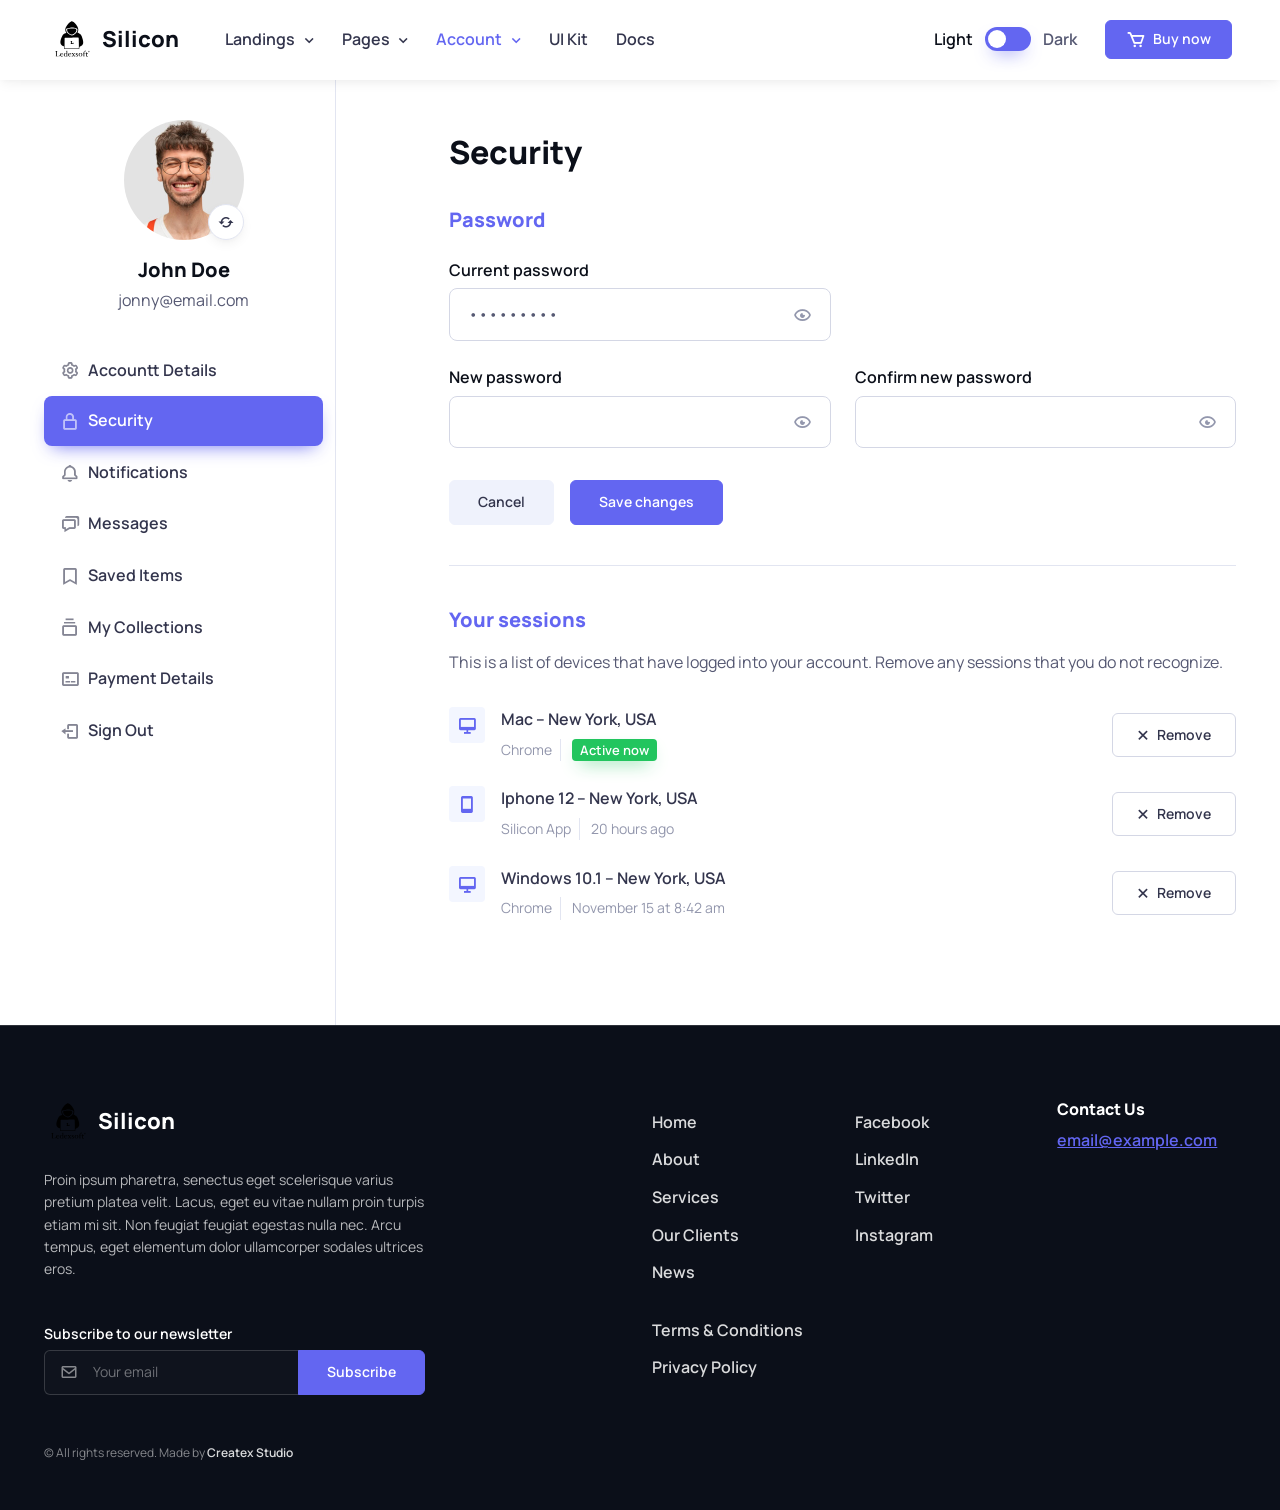
<file: account-security.html>
<!DOCTYPE html>
<html lang="en" data-bs-theme="light">
  <head>
    <meta charset="utf-8">
    <title>Silicon | Account - Security</title>

    <!-- SEO Meta Tags -->
    <meta name="description" content="Silicon - Multipurpose Technology Bootstrap Template">
    <meta name="keywords" content="bootstrap, business, creative agency, mobile app showcase, saas, fintech, finance, online courses, software, medical, conference landing, services, e-commerce, shopping cart, multipurpose, shop, ui kit, marketing, seo, landing, blog, portfolio, html5, css3, javascript, gallery, slider, touch, creative">
    <meta name="author" content="Createx Studio">

    <!-- Viewport -->
    <meta name="viewport" content="width=device-width, initial-scale=1">

    <!-- Theme switcher (color modes) -->
    <script src="assets/js/theme-switcher.js"></script>

    <!-- Favicon and Touch Icons -->
    <link rel="apple-touch-icon" sizes="180x180" href="assets/favicon/apple-touch-icon.png">
    <link rel="icon" type="image/png" sizes="32x32" href="assets/favicon/favicon-32x32.png">
    <link rel="icon" type="image/png" sizes="16x16" href="assets/favicon/favicon-16x16.png">
    <link rel="manifest" href="assets/favicon/site.webmanifest">
    <link rel="mask-icon" href="assets/favicon/safari-pinned-tab.svg" color="#6366f1">
    <link rel="shortcut icon" href="assets/favicon/favicon.ico">
    <meta name="msapplication-TileColor" content="#080032">
    <meta name="msapplication-config" content="assets/favicon/browserconfig.xml">
    <meta name="theme-color" content="#ffffff">

    <!-- Vendor Styles -->
    <link rel="stylesheet" media="screen" href="assets/vendor/boxicons/css/boxicons.min.css">

    <!-- Main Theme Styles + Bootstrap -->
    <link rel="stylesheet" media="screen" href="assets/css/theme.min.css">

    <!-- Page loading styles -->
    <style>
      .page-loading {
        position: fixed;
        top: 0;
        right: 0;
        bottom: 0;
        left: 0;
        width: 100%;
        height: 100%;
        -webkit-transition: all .4s .2s ease-in-out;
        transition: all .4s .2s ease-in-out;
        background-color: #fff;
        opacity: 0;
        visibility: hidden;
        z-index: 9999;
      }
      [data-bs-theme="dark"] .page-loading {
        background-color: #0b0f19;
      }
      .page-loading.active {
        opacity: 1;
        visibility: visible;
      }
      .page-loading-inner {
        position: absolute;
        top: 50%;
        left: 0;
        width: 100%;
        text-align: center;
        -webkit-transform: translateY(-50%);
        transform: translateY(-50%);
        -webkit-transition: opacity .2s ease-in-out;
        transition: opacity .2s ease-in-out;
        opacity: 0;
      }
      .page-loading.active > .page-loading-inner {
        opacity: 1;
      }
      .page-loading-inner > span {
        display: block;
        font-size: 1rem;
        font-weight: normal;
        color: #9397ad;
      }
      [data-bs-theme="dark"] .page-loading-inner > span {
        color: #fff;
        opacity: .6;
      }
      .page-spinner {
        display: inline-block;
        width: 2.75rem;
        height: 2.75rem;
        margin-bottom: .75rem;
        vertical-align: text-bottom;
        border: .15em solid #b4b7c9;
        border-right-color: transparent;
        border-radius: 50%;
        -webkit-animation: spinner .75s linear infinite;
        animation: spinner .75s linear infinite;
      }
      [data-bs-theme="dark"] .page-spinner {
        border-color: rgba(255,255,255,.4);
        border-right-color: transparent;
      }
      @-webkit-keyframes spinner {
        100% {
          -webkit-transform: rotate(360deg);
          transform: rotate(360deg);
        }
      }
      @keyframes spinner {
        100% {
          -webkit-transform: rotate(360deg);
          transform: rotate(360deg);
        }
      }
    </style>

    <!-- Page loading scripts -->
    <script>
      (function () {
        window.onload = function () {
          const preloader = document.querySelector('.page-loading');
          preloader.classList.remove('active');
          setTimeout(function () {
            preloader.remove();
          }, 1000);
        };
      })();
    </script>

    <!-- Google Tag Manager -->
    <script>
      (function(w,d,s,l,i){w[l]=w[l]||[];w[l].push({'gtm.start':
      new Date().getTime(),event:'gtm.js'});var f=d.getElementsByTagName(s)[0],
      j=d.createElement(s),dl=l!='dataLayer'?'&l='+l:'';j.async=true;j.src=
      'https://www.googletagmanager.com/gtm.js?id='+i+dl;f.parentNode.insertBefore(j,f);
      })(window,document,'script','dataLayer','GTM-WKV3GT5');
    </script>
  </head>


  <!-- Body -->
  <body>
    
    <!-- Google Tag Manager (noscript)-->
    <noscript>
      <iframe src="//www.googletagmanager.com/ns.html?id=GTM-WKV3GT5" height="0" width="0" style="display: none; visibility: hidden;" title="Google Tag Manager"></iframe>
    </noscript>

    <!-- Page loading spinner -->
    <div class="page-loading active">
      <div class="page-loading-inner">
        <div class="page-spinner"></div><span>Loading...</span>
      </div>
    </div>


    <!-- Page wrapper for sticky footer -->
    <!-- Wraps everything except footer to push footer to the bottom of the page if there is little content -->
    <main class="page-wrapper">


      <!-- Navbar -->
      <!-- Remove "fixed-top" class to make navigation bar scrollable with the page -->
      <header class="header navbar navbar-expand-lg bg-light border-bottom border-light shadow-sm fixed-top">
        <div class="container px-3">
          <a href="index.html" class="navbar-brand pe-3">
            <img src="assets/img/logo.svg" width="47" alt="Silicon">
            Silicon
          </a>
          <div id="navbarNav" class="offcanvas offcanvas-end">
            <div class="offcanvas-header border-bottom">
              <h5 class="offcanvas-title">Menu</h5>
              <button type="button" class="btn-close" data-bs-dismiss="offcanvas" aria-label="Close"></button>
            </div>
            <div class="offcanvas-body">
              <ul class="navbar-nav me-auto mb-2 mb-lg-0">
                <li class="nav-item dropdown">
                  <a href="#" class="nav-link dropdown-toggle" data-bs-toggle="dropdown">Landings</a>
                  <div class="dropdown-menu p-0">
                    <div class="d-lg-flex">
                      <div class="mega-dropdown-column d-flex justify-content-center align-items-center rounded-3 rounded-end-0 px-0" style="margin: -1px; background-color: #f3f6ff;">
                        <img src="assets/img/landings.jpg" alt="Landings">
                      </div>
                      <div class="mega-dropdown-column pt-lg-3 pb-lg-4" style="--si-mega-dropdown-column-width: 15rem;">
                        <ul class="list-unstyled mb-0">
                          <li><a href="index.html" class="dropdown-item">Template Intro Page</a></li>
                          <li><a href="landing-mobile-app-showcase-v1.html" class="dropdown-item">Mobile App Showcase v.1</a></li>
                          <li><a href="landing-mobile-app-showcase-v2.html" class="dropdown-item">Mobile App Showcase v.2</a></li>
                          <li><a href="landing-mobile-app-showcase-v3.html" class="dropdown-item">Mobile App Showcase v.3<span class="badge bg-success ms-2">New</span></a></li>
                          <li><a href="landing-product.html" class="dropdown-item d-flex align-items-center">Product Landing</a></li>
                          <li><a href="landing-saas-v1.html" class="dropdown-item">SaaS v.1</a></li>
                          <li><a href="landing-saas-v2.html" class="dropdown-item">SaaS v.2</a></li>
                          <li><a href="landing-saas-v3.html" class="dropdown-item">SaaS v.3</a></li>
                          <li><a href="landing-saas-v4.html" class="dropdown-item">SaaS v.4</a></li>
                          <li><a href="landing-saas-v5.html" class="dropdown-item">SaaS v.5<span class="badge bg-success ms-2">New</span></a></li>
                        </ul>
                      </div>
                      <div class="mega-dropdown-column pt-lg-3 pb-lg-4">
                        <ul class="list-unstyled mb-0">
                          <li><a href="landing-startup.html" class="dropdown-item d-flex align-items-center">Startup</a></li>
                          <li><a href="landing-financial.html" class="dropdown-item">Financial Consulting</a></li>
                          <li><a href="landing-online-courses.html" class="dropdown-item">Online Courses</a></li>
                          <li><a href="landing-medical.html" class="dropdown-item">Medical</a></li>
                          <li><a href="landing-software-dev-agency-v1.html" class="dropdown-item">Software Dev Agency v.1</a></li>
                          <li><a href="landing-software-dev-agency-v2.html" class="dropdown-item">Software Dev Agency v.2</a></li>
                          <li><a href="landing-software-dev-agency-v3.html" class="dropdown-item">Software Dev Agency v.3</a></li>
                          <li><a href="landing-conference.html" class="dropdown-item">Conference</a></li>
                          <li><a href="landing-digital-agency.html" class="dropdown-item">Digital Agency</a></li>
                          <li><a href="landing-blog.html" class="dropdown-item">Blog Homepage</a></li>
                        </ul>
                      </div>
                    </div>
                  </div>
                </li>
                <li class="nav-item dropdown">
                  <a href="#" class="nav-link dropdown-toggle" data-bs-toggle="dropdown">Pages</a>
                  <div class="dropdown-menu">
                    <div class="d-lg-flex pt-lg-3">
                      <div class="mega-dropdown-column">
                        <h6 class="px-3 mb-2">About</h6>
                        <ul class="list-unstyled mb-3">
                          <li><a href="about-v1.html" class="dropdown-item py-1">About v.1</a></li>
                          <li><a href="about-v2.html" class="dropdown-item py-1">About v.2</a></li>
                          <li><a href="about-v3.html" class="dropdown-item py-1">About v.3</a></li>
                        </ul>
                        <h6 class="px-3 mb-2">Blog</h6>
                        <ul class="list-unstyled mb-3">
                          <li><a href="blog-list-with-sidebar.html" class="dropdown-item py-1">List View with Sidebar</a></li>
                          <li><a href="blog-grid-with-sidebar.html" class="dropdown-item py-1">Grid View with Sidebar</a></li>
                          <li><a href="blog-list-no-sidebar.html" class="dropdown-item py-1">List View no Sidebar</a></li>
                          <li><a href="blog-grid-no-sidebar.html" class="dropdown-item py-1">Grid View no Sidebar</a></li>
                          <li><a href="blog-simple-feed.html" class="dropdown-item py-1">Simple Feed</a></li>
                          <li><a href="blog-single.html" class="dropdown-item py-1">Single Post</a></li>
                          <li><a href="blog-podcast.html" class="dropdown-item py-1">Podcast</a></li>
                        </ul>
                      </div>
                      <div class="mega-dropdown-column">
                        <h6 class="px-3 mb-2">Portfolio</h6>
                        <ul class="list-unstyled mb-3">
                          <li><a href="portfolio-grid.html" class="dropdown-item py-1">Grid View</a></li>
                          <li><a href="portfolio-list.html" class="dropdown-item py-1">List View</a></li>
                          <li><a href="portfolio-slider.html" class="dropdown-item py-1">Slider View</a></li>
                          <li><a href="portfolio-courses.html" class="dropdown-item py-1">Courses</a></li>
                          <li><a href="portfolio-single-project.html" class="dropdown-item py-1">Single Project</a></li>
                          <li><a href="portfolio-single-course.html" class="dropdown-item py-1">Single Course</a></li>
                        </ul>
                        <h6 class="px-3 mb-2">Services</h6>
                        <ul class="list-unstyled mb-3">
                          <li><a href="services-v1.html" class="dropdown-item py-1">Services v.1</a></li>
                          <li><a href="services-v2.html" class="dropdown-item py-1">Services v.2</a></li>
                          <li><a href="services-single-v1.html" class="dropdown-item py-1">Service Details v.1</a></li>
                          <li><a href="services-single-v2.html" class="dropdown-item py-1">Service Details v.2</a></li>
                        </ul>
                      </div>
                      <div class="mega-dropdown-column">
                        <h6 class="px-3 mb-2">Pricing</h6>
                        <ul class="list-unstyled mb-3">
                          <li><a href="pricing.html" class="dropdown-item py-1">Pricing Page</a></li>
                        </ul>
                        <h6 class="px-3 mb-2">Contacts</h6>
                        <ul class="list-unstyled mb-3">
                          <li><a href="contacts-v1.html" class="dropdown-item py-1">Contacts v.1</a></li>
                          <li><a href="contacts-v2.html" class="dropdown-item py-1">Contacts v.2</a></li>
                          <li><a href="contacts-v3.html" class="dropdown-item py-1">Contacts v.3</a></li>
                        </ul>
                        <h6 class="px-3 mb-2">Specialty</h6>
                        <ul class="list-unstyled">
                          <li><a href="404-v1.html" class="dropdown-item py-1">404 Error v.1</a></li>
                          <li><a href="404-v2.html" class="dropdown-item py-1">404 Error v.2</a></li>
                        </ul>
                      </div>
                    </div>
                  </div>
                </li>
                <li class="nav-item dropdown">
                  <a href="#" class="nav-link dropdown-toggle active" data-bs-toggle="dropdown" aria-current="page">Account</a>
                  <ul class="dropdown-menu">
                    <li><a href="account-details.html" class="dropdown-item">Account Details</a></li>
                    <li><a href="account-security.html" class="dropdown-item">Security</a></li>
                    <li><a href="account-notifications.html" class="dropdown-item">Notifications</a></li>
                    <li><a href="account-messages.html" class="dropdown-item">Messages</a></li>
                    <li><a href="account-saved-items.html" class="dropdown-item">Saved Items</a></li>
                    <li><a href="account-collections.html" class="dropdown-item">My Collections</a></li>
                    <li><a href="account-payment.html" class="dropdown-item">Payment Details</a></li>
                    <li><a href="account-signin.html" class="dropdown-item">Sign In</a></li>
                    <li><a href="account-signup.html" class="dropdown-item">Sign Up</a></li>
                  </ul>
                </li>
                <li class="nav-item">
                  <a href="components/typography.html" class="nav-link">UI Kit</a>
                </li>
                <li class="nav-item">
                  <a href="docs/getting-started.html" class="nav-link">Docs</a>
                </li>
              </ul>
            </div>
            <div class="offcanvas-header border-top">
              <a href="https://themes.getbootstrap.com/product/silicon-business-technology-template-ui-kit/" class="btn btn-primary w-100" target="_blank" rel="noopener">
                <i class="bx bx-cart fs-4 lh-1 me-1"></i>
                &nbsp;Buy now
              </a>
            </div>      
          </div>
          <div class="form-check form-switch mode-switch pe-lg-1 ms-auto me-4" data-bs-toggle="mode">
            <input type="checkbox" class="form-check-input" id="theme-mode">
            <label class="form-check-label d-none d-sm-block" for="theme-mode">Light</label>
            <label class="form-check-label d-none d-sm-block" for="theme-mode">Dark</label>
          </div>
          <button type="button" class="navbar-toggler" data-bs-toggle="offcanvas" data-bs-target="#navbarNav" aria-controls="navbarNav" aria-expanded="false" aria-label="Toggle navigation">
            <span class="navbar-toggler-icon"></span>
          </button>
          <a href="https://themes.getbootstrap.com/product/silicon-business-technology-template-ui-kit/" class="btn btn-primary btn-sm fs-sm rounded d-none d-lg-inline-flex" target="_blank" rel="noopener">
            <i class="bx bx-cart fs-5 lh-1 me-1"></i>
            &nbsp;Buy now
          </a>
        </div>
      </header>


      <!-- Page content -->
      <section class="container pt-5">
        <div class="row">

  
          <!-- Sidebar (User info + Account menu) -->
          <aside class="col-lg-3 col-md-4 border-end pb-5 mt-n5">
            <div class="position-sticky top-0">
              <div class="text-center pt-5">
                <div class="d-table position-relative mx-auto mt-2 mt-lg-4 pt-5 mb-3">
                  <img src="assets/img/avatar/18.jpg" class="d-block rounded-circle" width="120" alt="John Doe">
                  <button type="button" class="btn btn-icon btn-light bg-white btn-sm border rounded-circle shadow-sm position-absolute bottom-0 end-0 mt-4" data-bs-toggle="tooltip" data-bs-placement="bottom" title="Change picture" aria-label="Change picture">
                    <i class="bx bx-refresh"></i>
                  </button>
                </div>
                <h2 class="h5 mb-1">John Doe</h2>
                <p class="mb-3 pb-3">jonny@email.com</p>
                <button type="button" class="btn btn-secondary w-100 d-md-none mt-n2 mb-3" data-bs-toggle="collapse" data-bs-target="#account-menu">
                  <i class="bx bxs-user-detail fs-xl me-2"></i>
                  Account menu
                  <i class="bx bx-chevron-down fs-lg ms-1"></i>
                </button>
                <div id="account-menu" class="list-group list-group-flush collapse d-md-block">
                  <a href="account-details.html" class="list-group-item list-group-item-action d-flex align-items-center">
                    <i class="bx bx-cog fs-xl opacity-60 me-2"></i>
                    Accountt Details
                  </a>
                  <a href="account-security.html" class="list-group-item list-group-item-action d-flex align-items-center active">
                    <i class="bx bx-lock-alt fs-xl opacity-60 me-2"></i>
                    Security
                  </a>
                  <a href="account-notifications.html" class="list-group-item list-group-item-action d-flex align-items-center">
                    <i class="bx bx-bell fs-xl opacity-60 me-2"></i>
                    Notifications
                  </a>
                  <a href="account-messages.html" class="list-group-item list-group-item-action d-flex align-items-center">
                    <i class="bx bx-chat fs-xl opacity-60 me-2"></i>
                    Messages
                  </a>
                  <a href="account-saved-items.html" class="list-group-item list-group-item-action d-flex align-items-center">
                    <i class="bx bx-bookmark fs-xl opacity-60 me-2"></i>
                    Saved Items
                  </a>
                  <a href="account-collections.html" class="list-group-item list-group-item-action d-flex align-items-center">
                    <i class="bx bx-collection fs-xl opacity-60 me-2"></i>
                    My Collections
                  </a>
                  <a href="account-payment.html" class="list-group-item list-group-item-action d-flex align-items-center">
                    <i class="bx bx-credit-card-front fs-xl opacity-60 me-2"></i>
                    Payment Details
                  </a>
                  <a href="account-signin.html" class="list-group-item list-group-item-action d-flex align-items-center">
                    <i class="bx bx-log-out fs-xl opacity-60 me-2"></i>
                    Sign Out
                  </a>
                </div>
              </div>
            </div>
          </aside>


          <!-- Account security -->
          <div class="col-md-8 offset-lg-1 pb-5 mb-lg-2 mb-lg-4 pt-md-5 mt-n3 mt-md-0">
            <div class="ps-md-3 ps-lg-0 mt-md-2 pt-md-4 pb-md-2">
              <h1 class="h2 pt-xl-1 pb-3">Security</h1>

              <!-- Password -->
              <h2 class="h5 text-primary mb-4">Password</h2>
              <form class="needs-validation border-bottom pb-3 pb-lg-4" novalidate>
                <div class="row">
                  <div class="col-sm-6 mb-4">
                    <label for="cp" class="form-label fs-base">Current password</label>
                    <div class="password-toggle">
                      <input type="password" id="cp" class="form-control form-control-lg" value="jonnyPass" required>
                      <label class="password-toggle-btn" aria-label="Show/hide password">
                        <input class="password-toggle-check" type="checkbox">
                        <span class="password-toggle-indicator"></span>
                      </label>
                      <div class="invalid-tooltip position-absolute top-100 start-0">Incorrect password!</div>
                    </div>
                  </div>
                </div>
                <div class="row pb-2">
                  <div class="col-sm-6 mb-4">
                    <label for="np" class="form-label fs-base">New password</label>
                    <div class="password-toggle">
                      <input type="password" id="np" class="form-control form-control-lg" required>
                      <label class="password-toggle-btn" aria-label="Show/hide password">
                        <input class="password-toggle-check" type="checkbox">
                        <span class="password-toggle-indicator"></span>
                      </label>
                      <div class="invalid-tooltip position-absolute top-100 start-0">Incorrect password!</div>
                    </div>
                  </div>
                  <div class="col-sm-6 mb-4">
                    <label for="cnp" class="form-label fs-base">Confirm new password</label>
                    <div class="password-toggle">
                      <input type="password" id="cnp" class="form-control form-control-lg" required>
                      <label class="password-toggle-btn" aria-label="Show/hide password">
                        <input class="password-toggle-check" type="checkbox">
                        <span class="password-toggle-indicator"></span>
                      </label>
                      <div class="invalid-tooltip position-absolute top-100 start-0">Incorrect password!</div>
                    </div>
                  </div>
                </div>
                <div class="d-flex mb-3">
                  <button type="reset" class="btn btn-secondary me-3">Cancel</button>
                  <button type="submit" class="btn btn-primary">Save changes</button>
                </div>
              </form>

              <!-- Sessions -->
              <h2 class="h5 text-primary pt-1 pt-lg-3 mt-4">Your sessions</h2>
              <p class="pb-3 mb-3">This is a list of devices that have logged into your account. Remove any sessions that you do not recognize.</p>
              <ul class="list-unstyled mb-0">
                <li class="d-flex align-items-center justify-content-between mb-4">
                  <div class="d-flex align-items-start me-3">
                    <div class="bg-secondary rounded-1 p-2">
                      <i class="bx bx-desktop fs-xl text-primary d-block"></i>
                    </div>
                    <div class="ps-3">
                      <div class="fw-medium text-nav mb-1">Mac – New York, USA</div>
                      <span class="d-inline-block fs-sm text-muted border-end pe-2 me-2">Chrome</span>
                      <span class="badge bg-success shadow-success">Active now</span>
                    </div>
                  </div>
                  <button type="button" class="btn btn-outline-secondary px-3 px-sm-4">
                    <i class="bx bx-x fs-xl ms-sm-n1 me-sm-1"></i>
                    <span class="d-none d-sm-inline">Remove</span>
                  </button>
                </li>
                <li class="d-flex align-items-center justify-content-between mb-4">
                  <div class="d-flex align-items-start me-3">
                    <div class="bg-secondary rounded-1 p-2">
                      <i class="bx bx-mobile fs-xl text-primary d-block"></i>
                    </div>
                    <div class="ps-3">
                      <div class="fw-medium text-nav mb-1">Iphone 12 – New York, USA</div>
                      <span class="d-inline-block fs-sm text-muted border-end pe-2 me-2">Silicon App</span>
                      <span class="d-inline-block fs-sm text-muted">20 hours ago</span>
                    </div>
                  </div>
                  <button type="button" class="btn btn-outline-secondary px-3 px-sm-4">
                    <i class="bx bx-x fs-xl ms-sm-n1 me-sm-1"></i>
                    <span class="d-none d-sm-inline">Remove</span>
                  </button>
                </li>
                <li class="d-flex align-items-center justify-content-between mb-4">
                  <div class="d-flex align-items-start me-3">
                    <div class="bg-secondary rounded-1 p-2">
                      <i class="bx bx-desktop fs-xl text-primary d-block"></i>
                    </div>
                    <div class="ps-3">
                      <div class="fw-medium text-nav mb-1">Windows 10.1 – New York, USA</div>
                      <span class="d-inline-block fs-sm text-muted border-end pe-2 me-2">Chrome</span>
                      <span class="d-inline-block fs-sm text-muted">November 15 at 8:42 am</span>
                    </div>
                  </div>
                  <button type="button" class="btn btn-outline-secondary px-3 px-sm-4">
                    <i class="bx bx-x fs-xl ms-sm-n1 me-sm-1"></i>
                    <span class="d-none d-sm-inline">Remove</span>
                  </button>
                </li>
              </ul>
            </div>
          </div>
        </div>
      </section>
    </main>


    <!-- Footer -->
    <footer class="footer bg-dark border-top border-light pt-5 pb-4 pb-lg-5" data-bs-theme="dark">
      <div class="container pt-lg-4">
        <div class="row pb-5">
          <div class="col-lg-4 col-md-6">
            <div class="navbar-brand text-dark p-0 me-0 mb-3 mb-lg-4">
              <img src="assets/img/logo.svg" width="47" alt="Silicon">
              Silicon
            </div>
            <p class="fs-sm text-light opacity-70 pb-lg-3 mb-4">Proin ipsum pharetra, senectus eget scelerisque varius pretium platea velit. Lacus, eget eu vitae nullam proin turpis etiam mi sit. Non feugiat feugiat egestas nulla nec. Arcu tempus, eget elementum dolor ullamcorper sodales ultrices eros.</p>
            <form class="needs-validation" novalidate>
              <label for="subscr-email" class="form-label">Subscribe to our newsletter</label>
              <div class="input-group">
                <input type="email" id="subscr-email" class="form-control rounded-start ps-5" placeholder="Your email" required>
                <i class="bx bx-envelope fs-lg text-muted position-absolute top-50 start-0 translate-middle-y ms-3 zindex-5"></i>
                <div class="invalid-tooltip position-absolute top-100 start-0">Please provide a valid email address.</div>
                <button type="submit" class="btn btn-primary">Subscribe</button>
              </div>
            </form>
          </div>
          <div class="col-xl-6 col-lg-7 col-md-5 offset-xl-2 offset-md-1 pt-4 pt-md-1 pt-lg-0">
            <div id="footer-links" class="row">
              <div class="col-lg-4">
                <h6 class="mb-2">
                  <a href="#useful-links" class="d-block text-dark dropdown-toggle d-lg-none py-2" data-bs-toggle="collapse">Useful Links</a>
                </h6>
                <div id="useful-links" class="collapse d-lg-block" data-bs-parent="#footer-links">
                  <ul class="nav flex-column pb-lg-1 mb-lg-3">
                    <li class="nav-item"><a href="#" class="nav-link d-inline-block px-0 pt-1 pb-2">Home</a></li>
                    <li class="nav-item"><a href="#" class="nav-link d-inline-block px-0 pt-1 pb-2">About</a></li>
                    <li class="nav-item"><a href="#" class="nav-link d-inline-block px-0 pt-1 pb-2">Services</a></li>
                    <li class="nav-item"><a href="#" class="nav-link d-inline-block px-0 pt-1 pb-2">Our Clients</a></li>
                    <li class="nav-item"><a href="#" class="nav-link d-inline-block px-0 pt-1 pb-2">News</a></li>
                  </ul>
                  <ul class="nav flex-column mb-2 mb-lg-0">
                    <li class="nav-item"><a href="#" class="nav-link d-inline-block px-0 pt-1 pb-2">Terms &amp; Conditions</a></li>
                    <li class="nav-item"><a href="#" class="nav-link d-inline-block px-0 pt-1 pb-2">Privacy Policy</a></li>
                  </ul>
                </div>
              </div>
              <div class="col-xl-4 col-lg-3">
                <h6 class="mb-2">
                  <a href="#social-links" class="d-block text-dark dropdown-toggle d-lg-none py-2" data-bs-toggle="collapse">Socials</a>
                </h6>
                <div id="social-links" class="collapse d-lg-block" data-bs-parent="#footer-links">
                  <ul class="nav flex-column mb-2 mb-lg-0">
                    <li class="nav-item"><a href="#" class="nav-link d-inline-block px-0 pt-1 pb-2">Facebook</a></li>
                    <li class="nav-item"><a href="#" class="nav-link d-inline-block px-0 pt-1 pb-2">LinkedIn</a></li>
                    <li class="nav-item"><a href="#" class="nav-link d-inline-block px-0 pt-1 pb-2">Twitter</a></li>
                    <li class="nav-item"><a href="#" class="nav-link d-inline-block px-0 pt-1 pb-2">Instagram</a></li>
                  </ul>
                </div>
              </div>
              <div class="col-xl-4 col-lg-5 pt-2 pt-lg-0">
                <h6 class="mb-2">Contact Us</h6>
                <a href="mailto:email@example.com" class="fw-medium">email@example.com</a>
              </div>
            </div>
          </div>
        </div>
        <p class="nav d-block fs-xs text-center text-md-start pb-2 pb-lg-0 mb-0">
          <span class="text-light opacity-50">&copy; All rights reserved. Made by </span>
          <a class="nav-link d-inline-block p-0" href="https://createx.studio/" target="_blank" rel="noopener">Createx Studio</a>
        </p>
      </div>
    </footer>


    <!-- Back to top button -->
    <a href="#top" class="btn-scroll-top" data-scroll>
      <span class="btn-scroll-top-tooltip text-muted fs-sm me-2">Top</span>
      <i class="btn-scroll-top-icon bx bx-chevron-up"></i>
    </a>


    <!-- Main Theme Script -->
    <script src="assets/js/theme.min.js"></script>
  </body>
</html>
</file>
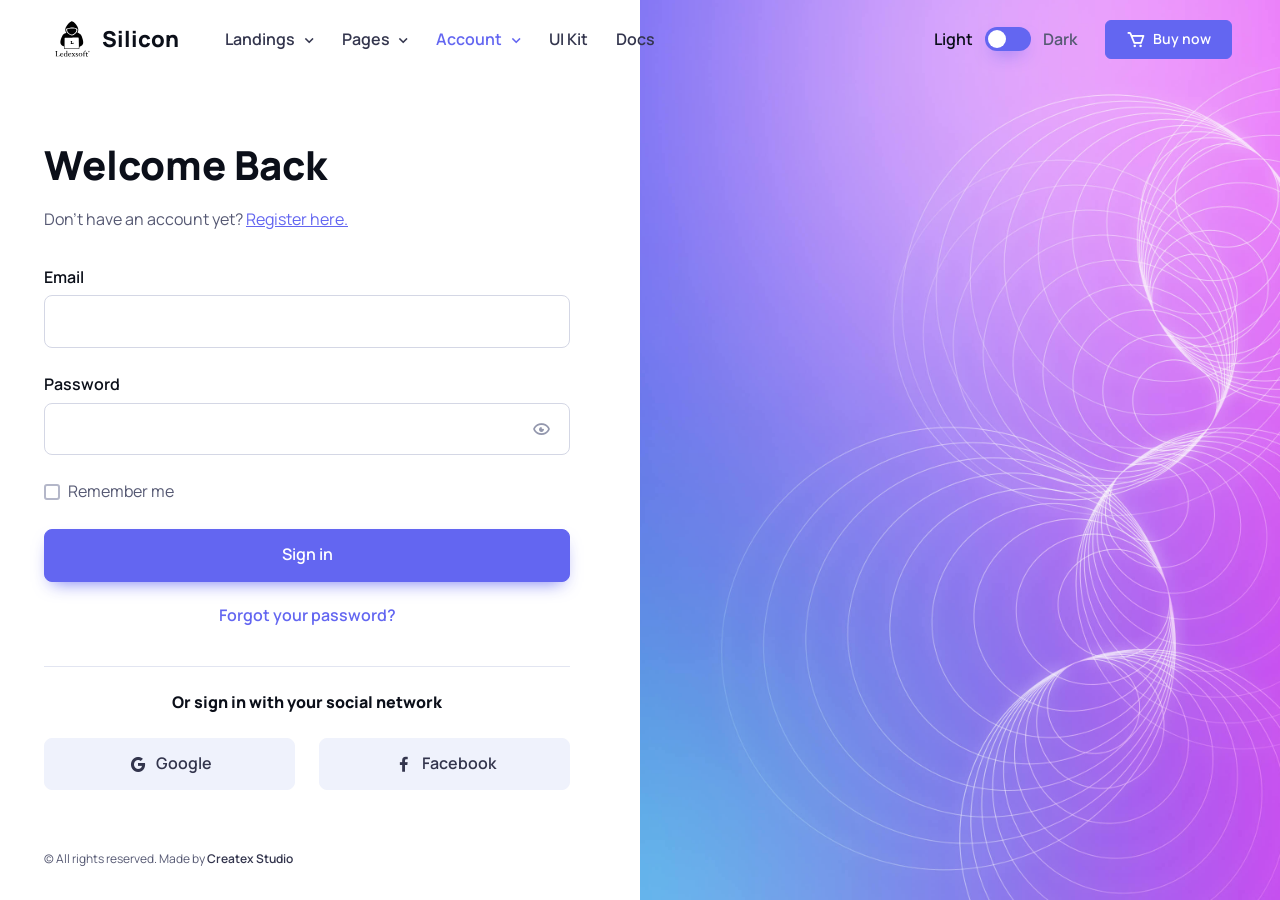
<file: account-signin.html>
<!DOCTYPE html>
<html lang="en" data-bs-theme="light">
  <head>
    <meta charset="utf-8">
    <title>Silicon | Account - Sign In</title>

    <!-- SEO Meta Tags -->
    <meta name="description" content="Silicon - Multipurpose Technology Bootstrap Template">
    <meta name="keywords" content="bootstrap, business, creative agency, mobile app showcase, saas, fintech, finance, online courses, software, medical, conference landing, services, e-commerce, shopping cart, multipurpose, shop, ui kit, marketing, seo, landing, blog, portfolio, html5, css3, javascript, gallery, slider, touch, creative">
    <meta name="author" content="Createx Studio">

    <!-- Viewport -->
    <meta name="viewport" content="width=device-width, initial-scale=1">

    <!-- Theme switcher (color modes) -->
    <script src="assets/js/theme-switcher.js"></script>

    <!-- Favicon and Touch Icons -->
    <link rel="apple-touch-icon" sizes="180x180" href="assets/favicon/apple-touch-icon.png">
    <link rel="icon" type="image/png" sizes="32x32" href="assets/favicon/favicon-32x32.png">
    <link rel="icon" type="image/png" sizes="16x16" href="assets/favicon/favicon-16x16.png">
    <link rel="manifest" href="assets/favicon/site.webmanifest">
    <link rel="mask-icon" href="assets/favicon/safari-pinned-tab.svg" color="#6366f1">
    <link rel="shortcut icon" href="assets/favicon/favicon.ico">
    <meta name="msapplication-TileColor" content="#080032">
    <meta name="msapplication-config" content="assets/favicon/browserconfig.xml">
    <meta name="theme-color" content="#ffffff">

    <!-- Vendor Styles -->
    <link rel="stylesheet" media="screen" href="assets/vendor/boxicons/css/boxicons.min.css">

    <!-- Main Theme Styles + Bootstrap -->
    <link rel="stylesheet" media="screen" href="assets/css/theme.min.css">

    <!-- Page loading styles -->
    <style>
      .page-loading {
        position: fixed;
        top: 0;
        right: 0;
        bottom: 0;
        left: 0;
        width: 100%;
        height: 100%;
        -webkit-transition: all .4s .2s ease-in-out;
        transition: all .4s .2s ease-in-out;
        background-color: #fff;
        opacity: 0;
        visibility: hidden;
        z-index: 9999;
      }
      [data-bs-theme="dark"] .page-loading {
        background-color: #0b0f19;
      }
      .page-loading.active {
        opacity: 1;
        visibility: visible;
      }
      .page-loading-inner {
        position: absolute;
        top: 50%;
        left: 0;
        width: 100%;
        text-align: center;
        -webkit-transform: translateY(-50%);
        transform: translateY(-50%);
        -webkit-transition: opacity .2s ease-in-out;
        transition: opacity .2s ease-in-out;
        opacity: 0;
      }
      .page-loading.active > .page-loading-inner {
        opacity: 1;
      }
      .page-loading-inner > span {
        display: block;
        font-size: 1rem;
        font-weight: normal;
        color: #9397ad;
      }
      [data-bs-theme="dark"] .page-loading-inner > span {
        color: #fff;
        opacity: .6;
      }
      .page-spinner {
        display: inline-block;
        width: 2.75rem;
        height: 2.75rem;
        margin-bottom: .75rem;
        vertical-align: text-bottom;
        border: .15em solid #b4b7c9;
        border-right-color: transparent;
        border-radius: 50%;
        -webkit-animation: spinner .75s linear infinite;
        animation: spinner .75s linear infinite;
      }
      [data-bs-theme="dark"] .page-spinner {
        border-color: rgba(255,255,255,.4);
        border-right-color: transparent;
      }
      @-webkit-keyframes spinner {
        100% {
          -webkit-transform: rotate(360deg);
          transform: rotate(360deg);
        }
      }
      @keyframes spinner {
        100% {
          -webkit-transform: rotate(360deg);
          transform: rotate(360deg);
        }
      }
    </style>

    <!-- Page loading scripts -->
    <script>
      (function () {
        window.onload = function () {
          const preloader = document.querySelector('.page-loading');
          preloader.classList.remove('active');
          setTimeout(function () {
            preloader.remove();
          }, 1000);
        };
      })();
    </script>

    <!-- Google Tag Manager -->
    <script>
      (function(w,d,s,l,i){w[l]=w[l]||[];w[l].push({'gtm.start':
      new Date().getTime(),event:'gtm.js'});var f=d.getElementsByTagName(s)[0],
      j=d.createElement(s),dl=l!='dataLayer'?'&l='+l:'';j.async=true;j.src=
      'https://www.googletagmanager.com/gtm.js?id='+i+dl;f.parentNode.insertBefore(j,f);
      })(window,document,'script','dataLayer','GTM-WKV3GT5');
    </script>
  </head>


  <!-- Body -->
  <body>
    
    <!-- Google Tag Manager (noscript)-->
    <noscript>
      <iframe src="//www.googletagmanager.com/ns.html?id=GTM-WKV3GT5" height="0" width="0" style="display: none; visibility: hidden;" title="Google Tag Manager"></iframe>
    </noscript>

    <!-- Page loading spinner -->
    <div class="page-loading active">
      <div class="page-loading-inner">
        <div class="page-spinner"></div><span>Loading...</span>
      </div>
    </div>


    <!-- Page wrapper for sticky footer -->
    <!-- Wraps everything except footer to push footer to the bottom of the page if there is little content -->
    <main class="page-wrapper">


      <!-- Navbar -->
      <!-- Remove "fixed-top" class to make navigation bar scrollable with the page -->
      <header class="header navbar navbar-expand-lg position-absolute navbar-sticky">
        <div class="container px-3">
          <a href="index.html" class="navbar-brand pe-3">
            <img src="assets/img/logo.svg" width="47" alt="Silicon">
            Silicon
          </a>
          <div id="navbarNav" class="offcanvas offcanvas-end">
            <div class="offcanvas-header border-bottom">
              <h5 class="offcanvas-title">Menu</h5>
              <button type="button" class="btn-close" data-bs-dismiss="offcanvas" aria-label="Close"></button>
            </div>
            <div class="offcanvas-body">
              <ul class="navbar-nav me-auto mb-2 mb-lg-0">
                <li class="nav-item dropdown">
                  <a href="#" class="nav-link dropdown-toggle" data-bs-toggle="dropdown">Landings</a>
                  <div class="dropdown-menu p-0">
                    <div class="d-lg-flex">
                      <div class="mega-dropdown-column d-flex justify-content-center align-items-center rounded-3 rounded-end-0 px-0" style="margin: -1px; background-color: #f3f6ff;">
                        <img src="assets/img/landings.jpg" alt="Landings">
                      </div>
                      <div class="mega-dropdown-column pt-lg-3 pb-lg-4" style="--si-mega-dropdown-column-width: 15rem;">
                        <ul class="list-unstyled mb-0">
                          <li><a href="index.html" class="dropdown-item">Template Intro Page</a></li>
                          <li><a href="landing-mobile-app-showcase-v1.html" class="dropdown-item">Mobile App Showcase v.1</a></li>
                          <li><a href="landing-mobile-app-showcase-v2.html" class="dropdown-item">Mobile App Showcase v.2</a></li>
                          <li><a href="landing-mobile-app-showcase-v3.html" class="dropdown-item">Mobile App Showcase v.3<span class="badge bg-success ms-2">New</span></a></li>
                          <li><a href="landing-product.html" class="dropdown-item d-flex align-items-center">Product Landing</a></li>
                          <li><a href="landing-saas-v1.html" class="dropdown-item">SaaS v.1</a></li>
                          <li><a href="landing-saas-v2.html" class="dropdown-item">SaaS v.2</a></li>
                          <li><a href="landing-saas-v3.html" class="dropdown-item">SaaS v.3</a></li>
                          <li><a href="landing-saas-v4.html" class="dropdown-item">SaaS v.4</a></li>
                          <li><a href="landing-saas-v5.html" class="dropdown-item">SaaS v.5<span class="badge bg-success ms-2">New</span></a></li>
                        </ul>
                      </div>
                      <div class="mega-dropdown-column pt-lg-3 pb-lg-4">
                        <ul class="list-unstyled mb-0">
                          <li><a href="landing-startup.html" class="dropdown-item d-flex align-items-center">Startup</a></li>
                          <li><a href="landing-financial.html" class="dropdown-item">Financial Consulting</a></li>
                          <li><a href="landing-online-courses.html" class="dropdown-item">Online Courses</a></li>
                          <li><a href="landing-medical.html" class="dropdown-item">Medical</a></li>
                          <li><a href="landing-software-dev-agency-v1.html" class="dropdown-item">Software Dev Agency v.1</a></li>
                          <li><a href="landing-software-dev-agency-v2.html" class="dropdown-item">Software Dev Agency v.2</a></li>
                          <li><a href="landing-software-dev-agency-v3.html" class="dropdown-item">Software Dev Agency v.3</a></li>
                          <li><a href="landing-conference.html" class="dropdown-item">Conference</a></li>
                          <li><a href="landing-digital-agency.html" class="dropdown-item">Digital Agency</a></li>
                          <li><a href="landing-blog.html" class="dropdown-item">Blog Homepage</a></li>
                        </ul>
                      </div>
                    </div>
                  </div>
                </li>
                <li class="nav-item dropdown">
                  <a href="#" class="nav-link dropdown-toggle" data-bs-toggle="dropdown">Pages</a>
                  <div class="dropdown-menu">
                    <div class="d-lg-flex pt-lg-3">
                      <div class="mega-dropdown-column">
                        <h6 class="px-3 mb-2">About</h6>
                        <ul class="list-unstyled mb-3">
                          <li><a href="about-v1.html" class="dropdown-item py-1">About v.1</a></li>
                          <li><a href="about-v2.html" class="dropdown-item py-1">About v.2</a></li>
                          <li><a href="about-v3.html" class="dropdown-item py-1">About v.3</a></li>
                        </ul>
                        <h6 class="px-3 mb-2">Blog</h6>
                        <ul class="list-unstyled mb-3">
                          <li><a href="blog-list-with-sidebar.html" class="dropdown-item py-1">List View with Sidebar</a></li>
                          <li><a href="blog-grid-with-sidebar.html" class="dropdown-item py-1">Grid View with Sidebar</a></li>
                          <li><a href="blog-list-no-sidebar.html" class="dropdown-item py-1">List View no Sidebar</a></li>
                          <li><a href="blog-grid-no-sidebar.html" class="dropdown-item py-1">Grid View no Sidebar</a></li>
                          <li><a href="blog-simple-feed.html" class="dropdown-item py-1">Simple Feed</a></li>
                          <li><a href="blog-single.html" class="dropdown-item py-1">Single Post</a></li>
                          <li><a href="blog-podcast.html" class="dropdown-item py-1">Podcast</a></li>
                        </ul>
                      </div>
                      <div class="mega-dropdown-column">
                        <h6 class="px-3 mb-2">Portfolio</h6>
                        <ul class="list-unstyled mb-3">
                          <li><a href="portfolio-grid.html" class="dropdown-item py-1">Grid View</a></li>
                          <li><a href="portfolio-list.html" class="dropdown-item py-1">List View</a></li>
                          <li><a href="portfolio-slider.html" class="dropdown-item py-1">Slider View</a></li>
                          <li><a href="portfolio-courses.html" class="dropdown-item py-1">Courses</a></li>
                          <li><a href="portfolio-single-project.html" class="dropdown-item py-1">Single Project</a></li>
                          <li><a href="portfolio-single-course.html" class="dropdown-item py-1">Single Course</a></li>
                        </ul>
                        <h6 class="px-3 mb-2">Services</h6>
                        <ul class="list-unstyled mb-3">
                          <li><a href="services-v1.html" class="dropdown-item py-1">Services v.1</a></li>
                          <li><a href="services-v2.html" class="dropdown-item py-1">Services v.2</a></li>
                          <li><a href="services-single-v1.html" class="dropdown-item py-1">Service Details v.1</a></li>
                          <li><a href="services-single-v2.html" class="dropdown-item py-1">Service Details v.2</a></li>
                        </ul>
                      </div>
                      <div class="mega-dropdown-column">
                        <h6 class="px-3 mb-2">Pricing</h6>
                        <ul class="list-unstyled mb-3">
                          <li><a href="pricing.html" class="dropdown-item py-1">Pricing Page</a></li>
                        </ul>
                        <h6 class="px-3 mb-2">Contacts</h6>
                        <ul class="list-unstyled mb-3">
                          <li><a href="contacts-v1.html" class="dropdown-item py-1">Contacts v.1</a></li>
                          <li><a href="contacts-v2.html" class="dropdown-item py-1">Contacts v.2</a></li>
                          <li><a href="contacts-v3.html" class="dropdown-item py-1">Contacts v.3</a></li>
                        </ul>
                        <h6 class="px-3 mb-2">Specialty</h6>
                        <ul class="list-unstyled">
                          <li><a href="404-v1.html" class="dropdown-item py-1">404 Error v.1</a></li>
                          <li><a href="404-v2.html" class="dropdown-item py-1">404 Error v.2</a></li>
                        </ul>
                      </div>
                    </div>
                  </div>
                </li>
                <li class="nav-item dropdown">
                  <a href="#" class="nav-link dropdown-toggle active" data-bs-toggle="dropdown" aria-current="page">Account</a>
                  <ul class="dropdown-menu">
                    <li><a href="account-details.html" class="dropdown-item">Account Details</a></li>
                    <li><a href="account-security.html" class="dropdown-item">Security</a></li>
                    <li><a href="account-notifications.html" class="dropdown-item">Notifications</a></li>
                    <li><a href="account-messages.html" class="dropdown-item">Messages</a></li>
                    <li><a href="account-saved-items.html" class="dropdown-item">Saved Items</a></li>
                    <li><a href="account-collections.html" class="dropdown-item">My Collections</a></li>
                    <li><a href="account-payment.html" class="dropdown-item">Payment Details</a></li>
                    <li><a href="account-signin.html" class="dropdown-item">Sign In</a></li>
                    <li><a href="account-signup.html" class="dropdown-item">Sign Up</a></li>
                  </ul>
                </li>
                <li class="nav-item">
                  <a href="components/typography.html" class="nav-link">UI Kit</a>
                </li>
                <li class="nav-item">
                  <a href="docs/getting-started.html" class="nav-link">Docs</a>
                </li>
              </ul>
            </div>
            <div class="offcanvas-header border-top">
              <a href="https://themes.getbootstrap.com/product/silicon-business-technology-template-ui-kit/" class="btn btn-primary w-100" target="_blank" rel="noopener">
                <i class="bx bx-cart fs-4 lh-1 me-1"></i>
                &nbsp;Buy now
              </a>
            </div>      
          </div>
          <div class="form-check form-switch mode-switch pe-lg-1 ms-auto me-4" data-bs-toggle="mode">
            <input type="checkbox" class="form-check-input" id="theme-mode">
            <label class="form-check-label d-none d-sm-block" for="theme-mode">Light</label>
            <label class="form-check-label d-none d-sm-block" for="theme-mode">Dark</label>
          </div>
          <button type="button" class="navbar-toggler" data-bs-toggle="offcanvas" data-bs-target="#navbarNav" aria-controls="navbarNav" aria-expanded="false" aria-label="Toggle navigation">
            <span class="navbar-toggler-icon"></span>
          </button>
          <a href="https://themes.getbootstrap.com/product/silicon-business-technology-template-ui-kit/" class="btn btn-primary btn-sm fs-sm rounded d-none d-lg-inline-flex" target="_blank" rel="noopener">
            <i class="bx bx-cart fs-5 lh-1 me-1"></i>
            &nbsp;Buy now
          </a>
        </div>
      </header>


      <!-- Page content -->
      <section class="position-relative h-100 pt-5 pb-4">

        <!-- Sign in form -->
        <div class="container d-flex flex-wrap justify-content-center justify-content-xl-start h-100 pt-5">
          <div class="w-100 align-self-end pt-1 pt-md-4 pb-4" style="max-width: 526px;">
            <h1 class="text-center text-xl-start">Welcome Back</h1>
            <p class="text-center text-xl-start pb-3 mb-3">Don’t have an account yet? <a href="account-signup.html">Register here.</a></p>
            <form class="needs-validation mb-2" novalidate>
              <div class="position-relative mb-4">
                <label for="email" class="form-label fs-base">Email</label>
                <input type="email" id="email" class="form-control form-control-lg" required>
                <div class="invalid-feedback position-absolute start-0 top-100">Please enter a valid email address!</div>
              </div>
              <div class="mb-4">
                <label for="password" class="form-label fs-base">Password</label>
                <div class="password-toggle">
                  <input type="password" id="password" class="form-control form-control-lg" required>
                  <label class="password-toggle-btn" aria-label="Show/hide password">
                    <input class="password-toggle-check" type="checkbox">
                    <span class="password-toggle-indicator"></span>
                  </label>
                  <div class="invalid-feedback position-absolute start-0 top-100">Please enter your password!</div>
                </div>
              </div>
              <div class="mb-4">
                <div class="form-check">
                  <input type="checkbox" id="remember" class="form-check-input">
                  <label for="remember" class="form-check-label fs-base">Remember me</label>
                </div>
              </div>
              <button type="submit" class="btn btn-primary shadow-primary btn-lg w-100">Sign in</button>
            </form>
            <a href="#" class="btn btn-link btn-lg w-100">Forgot your password?</a>
            <hr class="my-4">
            <h6 class="text-center mb-4">Or sign in with your social network</h6>
            <div class="row row-cols-1 row-cols-sm-2">
              <div class="col mb-3">
                <a href="#" class="btn btn-icon btn-secondary btn-google btn-lg w-100">
                  <i class="bx bxl-google fs-xl me-2"></i>
                  Google
                </a>
              </div>
              <div class="col mb-3">
                <a href="#" class="btn btn-icon btn-secondary btn-facebook btn-lg w-100">
                  <i class="bx bxl-facebook fs-xl me-2"></i>
                  Facebook
                </a>
              </div>
            </div>
          </div>
          <div class="w-100 align-self-end">
            <p class="nav d-block fs-xs text-center text-xl-start pb-2 mb-0">
              &copy; All rights reserved. Made by 
              <a class="nav-link d-inline-block p-0" href="https://createx.studio/" target="_blank" rel="noopener">Createx Studio</a>
            </p>    
          </div>
        </div>
        
        <!-- Background -->
        <div class="position-absolute top-0 end-0 w-50 h-100 bg-position-center bg-repeat-0 bg-size-cover d-none d-xl-block" style="background-image: url(assets/img/account/signin-bg.jpg);"></div>
      </section>
    </main>


    <!-- Back to top button -->
    <a href="#top" class="btn-scroll-top" data-scroll>
      <span class="btn-scroll-top-tooltip text-muted fs-sm me-2">Top</span>
      <i class="btn-scroll-top-icon bx bx-chevron-up"></i>
    </a>

    
    <!-- Main Theme Script -->
    <script src="assets/js/theme.min.js"></script>
  </body>
</html>
</file>
<file: assets/css/theme.min.css>
@import"https://fonts.googleapis.com/css2?family=Manrope:wght@400;500;600;700;800&display=swap";.text-gradient-primary{background:linear-gradient(to right, #6366f1, #8b5cf6, #d946ef);-webkit-background-clip:text;-webkit-text-fill-color:rgba(0,0,0,0)}.swap-image{position:relative;display:inline-block;-webkit-user-select:none;-moz-user-select:none;user-select:none}.swap-image .swap-from,.swap-image .swap-to{display:block;transition:opacity .25s ease-in-out}.swap-image .swap-to{position:absolute;top:0;left:0;opacity:0}.swap-image:hover .swap-from,.swap-image.active .swap-from{opacity:0}.swap-image:hover .swap-to,.swap-image.active .swap-to{opacity:1}[data-bs-theme=dark] .d-dark-mode-none{display:none !important}[data-bs-theme=dark] .d-dark-mode-block{display:block !important}[data-bs-theme=dark] .d-dark-mode-inline{display:inline !important}[data-bs-theme=dark] .d-dark-mode-inline-block{display:inline-block !important}[data-bs-theme=dark] .d-dark-mode-inline-flex{display:inline-flex !important}[data-bs-theme=dark] .d-dark-mode-flex{display:flex !important}[data-bs-theme=dark] .text-dark:not(.badge){color:#fff !important}[data-bs-theme=dark] .text-nav:not(.badge.bg-white){color:rgba(255,255,255,.85) !important}[data-bs-theme=dark] .border-dark{border-color:var(--si-border-color) !important}[data-bs-theme=dark] .bg-light:not(.badge),[data-bs-theme=dark] .card.card-hover.bg-light{background-color:#0b0f19 !important}[data-bs-theme=dark] .bg-secondary,[data-bs-theme=dark] .card.bg-light{background-color:var(--si-secondary-bg) !important}[data-bs-theme=dark] .bg-secondary.badge{color:var(--si-body-color)}[data-bs-theme=dark] .shadow-dark-mode-none{box-shadow:none !important}[data-bs-theme=dark] .dark-mode-img{display:block}[data-bs-theme=dark] .light-mode-img{display:none}:root,[data-bs-theme=light]{--si-blue: #0d6efd;--si-indigo: #6610f2;--si-purple: #6f42c1;--si-pink: #d63384;--si-red: #dc3545;--si-orange: #fd7e14;--si-yellow: #ffc107;--si-green: #198754;--si-teal: #20c997;--si-cyan: #0dcaf0;--si-black: #000;--si-white: #fff;--si-gray: #9397ad;--si-gray-dark: #33354d;--si-gray-100: #f3f6ff;--si-gray-200: #eff2fc;--si-gray-300: #e2e5f1;--si-gray-400: #d4d7e5;--si-gray-500: #b4b7c9;--si-gray-600: #9397ad;--si-gray-700: #565973;--si-gray-800: #33354d;--si-gray-900: #0b0f19;--si-primary: #6366f1;--si-secondary: #eff2fc;--si-success: #22c55e;--si-info: #4c82f7;--si-warning: #ffba08;--si-danger: #ef4444;--si-light: #fff;--si-dark: #0b0f19;--si-primary-rgb: 99, 102, 241;--si-secondary-rgb: 239, 242, 252;--si-success-rgb: 34, 197, 94;--si-info-rgb: 76, 130, 247;--si-warning-rgb: 255, 186, 8;--si-danger-rgb: 239, 68, 68;--si-light-rgb: 255, 255, 255;--si-dark-rgb: 11, 15, 25;--si-primary-text-emphasis: #3438ed;--si-secondary-text-emphasis: #565973;--si-success-text-emphasis: #1a9a49;--si-info-text-emphasis: #1b60f5;--si-warning-text-emphasis: #d49900;--si-danger-text-emphasis: #eb1515;--si-light-text-emphasis: #565973;--si-dark-text-emphasis: #0b0f19;--si-primary-bg-subtle: #eff0fe;--si-secondary-bg-subtle: #f3f6ff;--si-success-bg-subtle: #e9f9ef;--si-info-bg-subtle: #edf3fe;--si-warning-bg-subtle: #fff8e6;--si-danger-bg-subtle: #fdecec;--si-light-bg-subtle: #fff;--si-dark-bg-subtle: #ebeced;--si-primary-border-subtle: #d8d9fc;--si-secondary-border-subtle: #eff2fc;--si-success-border-subtle: #c8f1d7;--si-info-border-subtle: #d2e0fd;--si-warning-border-subtle: #ffeec1;--si-danger-border-subtle: #fbd0d0;--si-light-border-subtle: #f3f6ff;--si-dark-border-subtle: #eff2fc;--si-white-rgb: 255, 255, 255;--si-black-rgb: 0, 0, 0;--si-font-sans-serif: "Manrope", sans-serif;--si-font-monospace: SFMono-Regular, Menlo, Monaco, Consolas, "Liberation Mono", "Courier New", monospace;--si-gradient: linear-gradient(180deg, rgba(255, 255, 255, 0.15), rgba(255, 255, 255, 0));--si-body-font-family: var(--si-font-sans-serif);--si-body-font-size:1rem;--si-body-font-weight: 400;--si-body-line-height: 1.6;--si-body-color: #565973;--si-body-color-rgb: 86, 89, 115;--si-body-bg: #fff;--si-body-bg-rgb: 255, 255, 255;--si-emphasis-color: #000;--si-emphasis-color-rgb: 0, 0, 0;--si-secondary-color: rgba(86, 89, 115, 0.75);--si-secondary-color-rgb: 86, 89, 115;--si-secondary-bg: #eff2fc;--si-secondary-bg-rgb: 239, 242, 252;--si-tertiary-color: rgba(86, 89, 115, 0.5);--si-tertiary-color-rgb: 86, 89, 115;--si-tertiary-bg: #f3f6ff;--si-tertiary-bg-rgb: 243, 246, 255;--si-heading-color: var(--si-gray-900);--si-link-color: #6366f1;--si-link-color-rgb: 99, 102, 241;--si-link-decoration: underline;--si-link-hover-color: #3e41ee;--si-link-hover-color-rgb: 62, 65, 238;--si-link-hover-decoration: none;--si-code-color: #e3116c;--si-highlight-color: #565973;--si-highlight-bg: #fff3cd;--si-border-width: 1px;--si-border-style: solid;--si-border-color: #e2e5f1;--si-border-color-translucent: rgba(0, 0, 0, 0.175);--si-border-radius: 0.375rem;--si-border-radius-sm: 0.25rem;--si-border-radius-lg: 0.5rem;--si-border-radius-xl: 0.75rem;--si-border-radius-xxl: 1rem;--si-border-radius-2xl: var(--si-border-radius-xxl);--si-border-radius-pill: 50rem;--si-box-shadow: 0 0.275rem 1.25rem rgba(11, 15, 25, 0.05), 0 0.25rem 0.5625rem rgba(11, 15, 25, 0.03);--si-box-shadow-sm: 0 0.275rem 0.75rem -0.0625rem rgba(11, 15, 25, 0.06), 0 0.125rem 0.4rem -0.0625rem rgba(11, 15, 25, 0.03);--si-box-shadow-lg: 0 0.3rem 1.525rem -0.375rem rgba(11, 15, 25, 0.1), 0 0.25rem 0.8125rem -0.125rem rgba(11, 15, 25, 0.06);--si-box-shadow-inset: inset 0 0 0 transparent;--si-focus-ring-width: 0.25rem;--si-focus-ring-opacity: 0.25;--si-focus-ring-color: rgba(99, 102, 241, 0.25);--si-form-valid-color: #22c55e;--si-form-valid-border-color: #22c55e;--si-form-invalid-color: #ef4444;--si-form-invalid-border-color: #ef4444}[data-bs-theme=dark]{color-scheme:dark;--si-body-color: rgba(255, 255, 255, 0.7);--si-body-color-rgb: 255, 255, 255;--si-body-bg: #0b0f19;--si-body-bg-rgb: 11, 15, 25;--si-emphasis-color: #fff;--si-emphasis-color-rgb: 255, 255, 255;--si-secondary-color: rgba(255, 255, 255, 0.75);--si-secondary-color-rgb: 255, 255, 255;--si-secondary-bg: #33354d;--si-secondary-bg-rgb: 51, 53, 77;--si-tertiary-color: rgba(255, 255, 255, 0.5);--si-tertiary-color-rgb: 255, 255, 255;--si-tertiary-bg: #1f2233;--si-tertiary-bg-rgb: 31, 34, 51;--si-primary-text-emphasis: #4c4fef;--si-secondary-text-emphasis: #eff2fc;--si-success-text-emphasis: #1eaf54;--si-info-text-emphasis: #3471f6;--si-warning-text-emphasis: #eeab00;--si-danger-text-emphasis: #ed2d2d;--si-light-text-emphasis: #eff2fc;--si-dark-text-emphasis: #fff;--si-primary-bg-subtle: #0f0f24;--si-secondary-bg-subtle: #33354d;--si-success-bg-subtle: #051e0e;--si-info-bg-subtle: #0b1425;--si-warning-bg-subtle: #261c01;--si-danger-bg-subtle: #240a0a;--si-light-bg-subtle: #0b0f19;--si-dark-bg-subtle: #020204;--si-primary-border-subtle: #1e1f48;--si-secondary-border-subtle: #565973;--si-success-border-subtle: #0a3b1c;--si-info-border-subtle: #17274a;--si-warning-border-subtle: #4d3802;--si-danger-border-subtle: #481414;--si-light-border-subtle: #565973;--si-dark-border-subtle: #0b0f19;--si-heading-color: #fff;--si-link-color: #6366f1;--si-link-hover-color: #3e41ee;--si-link-color-rgb: 99, 102, 241;--si-link-hover-color-rgb: 62, 65, 238;--si-code-color: #ee70a7;--si-highlight-color: rgba(255, 255, 255, 0.7);--si-highlight-bg: #664d03;--si-border-color: rgba(255, 255, 255, 0.14);--si-border-color-translucent: rgba(255, 255, 255, 0.15);--si-form-valid-color: #22c55e;--si-form-valid-border-color: #75b798;--si-form-invalid-color: #ef4444;--si-form-invalid-border-color: #ea868f}*,*::before,*::after{box-sizing:border-box}body{margin:0;font-family:var(--si-body-font-family);font-size:var(--si-body-font-size);font-weight:var(--si-body-font-weight);line-height:var(--si-body-line-height);color:var(--si-body-color);text-align:var(--si-body-text-align);background-color:var(--si-body-bg);-webkit-text-size-adjust:100%;-webkit-tap-highlight-color:rgba(0,0,0,0)}hr{margin:0 0;color:var(--si-border-color);border:0;border-top:var(--si-border-width) solid;opacity:1}h6,.h6,h5,.h5,h4,.h4,h3,.h3,h2,.h2,h1,.h1{margin-top:0;margin-bottom:1rem;font-weight:800;line-height:1.3;color:var(--si-heading-color)}h1,.h1{font-size:calc(1.375rem + 1.5vw)}@media(min-width: 1200px){h1,.h1{font-size:2.5rem}}h2,.h2{font-size:calc(1.325rem + 0.9vw)}@media(min-width: 1200px){h2,.h2{font-size:2rem}}h3,.h3{font-size:calc(1.3rem + 0.6vw)}@media(min-width: 1200px){h3,.h3{font-size:1.75rem}}h4,.h4{font-size:calc(1.275rem + 0.3vw)}@media(min-width: 1200px){h4,.h4{font-size:1.5rem}}h5,.h5{font-size:1.25rem}h6,.h6{font-size:1rem}p{margin-top:0;margin-bottom:1.25rem}abbr[title]{-webkit-text-decoration:underline dotted;text-decoration:underline dotted;cursor:help;-webkit-text-decoration-skip-ink:none;text-decoration-skip-ink:none}address{margin-bottom:1rem;font-style:normal;line-height:inherit}ol,ul{padding-left:2rem}ol,ul,dl{margin-top:0;margin-bottom:1rem}ol ol,ul ul,ol ul,ul ol{margin-bottom:0}dt{font-weight:800}dd{margin-bottom:.5rem;margin-left:0}blockquote{margin:0 0 1rem}b,strong{font-weight:bolder}small,.small{font-size:0.875em}mark,.mark{padding:.1875em;color:var(--si-highlight-color);background-color:var(--si-highlight-bg)}sub,sup{position:relative;font-size:0.75em;line-height:0;vertical-align:baseline}sub{bottom:-0.25em}sup{top:-0.5em}a{color:rgba(var(--si-link-color-rgb), var(--si-link-opacity, 1));text-decoration:underline}a:hover{--si-link-color-rgb: var(--si-link-hover-color-rgb);text-decoration:none}a:not([href]):not([class]),a:not([href]):not([class]):hover{color:inherit;text-decoration:none}pre,code,kbd,samp{font-family:var(--si-font-monospace);font-size:1em}pre{display:block;margin-top:0;margin-bottom:1rem;overflow:auto;font-size:0.875em;color:#33354d}pre code{font-size:inherit;color:inherit;word-break:normal}code{font-size:0.875em;color:var(--si-code-color);word-wrap:break-word}a>code{color:inherit}kbd{padding:.1875rem .375rem;font-size:0.875em;color:#fff;background-color:#0b0f19;border-radius:.25rem}kbd kbd{padding:0;font-size:1em}figure{margin:0 0 1rem}img,svg{vertical-align:middle}table{caption-side:bottom;border-collapse:collapse}caption{padding-top:.75rem;padding-bottom:.75rem;color:var(--si-secondary-color);text-align:left}th{font-weight:700;text-align:inherit;text-align:-webkit-match-parent}thead,tbody,tfoot,tr,td,th{border-color:inherit;border-style:solid;border-width:0}label{display:inline-block}button{border-radius:0}button:focus:not(:focus-visible){outline:0}input,button,select,optgroup,textarea{margin:0;font-family:inherit;font-size:inherit;line-height:inherit}button,select{text-transform:none}[role=button]{cursor:pointer}select{word-wrap:normal}select:disabled{opacity:1}[list]:not([type=date]):not([type=datetime-local]):not([type=month]):not([type=week]):not([type=time])::-webkit-calendar-picker-indicator{display:none !important}button,[type=button],[type=reset],[type=submit]{-webkit-appearance:button}button:not(:disabled),[type=button]:not(:disabled),[type=reset]:not(:disabled),[type=submit]:not(:disabled){cursor:pointer}::-moz-focus-inner{padding:0;border-style:none}textarea{resize:vertical}fieldset{min-width:0;padding:0;margin:0;border:0}legend{float:left;width:100%;padding:0;margin-bottom:.5rem;font-size:calc(1.275rem + 0.3vw);line-height:inherit}@media(min-width: 1200px){legend{font-size:1.5rem}}legend+*{clear:left}::-webkit-datetime-edit-fields-wrapper,::-webkit-datetime-edit-text,::-webkit-datetime-edit-minute,::-webkit-datetime-edit-hour-field,::-webkit-datetime-edit-day-field,::-webkit-datetime-edit-month-field,::-webkit-datetime-edit-year-field{padding:0}::-webkit-inner-spin-button{height:auto}[type=search]{-webkit-appearance:textfield;outline-offset:-2px}::-webkit-search-decoration{-webkit-appearance:none}::-webkit-color-swatch-wrapper{padding:0}::-webkit-file-upload-button{font:inherit;-webkit-appearance:button}::file-selector-button{font:inherit;-webkit-appearance:button}output{display:inline-block}iframe{border:0}summary{display:list-item;cursor:pointer}progress{vertical-align:baseline}[hidden]{display:none !important}.lead{font-size:calc(1.275rem + 0.3vw);font-weight:400}@media(min-width: 1200px){.lead{font-size:1.5rem}}.display-1{font-size:calc(1.625rem + 4.5vw);font-weight:800;line-height:1.3}@media(min-width: 1200px){.display-1{font-size:5rem}}.display-2{font-size:calc(1.575rem + 3.9vw);font-weight:800;line-height:1.3}@media(min-width: 1200px){.display-2{font-size:4.5rem}}.display-3{font-size:calc(1.525rem + 3.3vw);font-weight:800;line-height:1.3}@media(min-width: 1200px){.display-3{font-size:4rem}}.display-4{font-size:calc(1.475rem + 2.7vw);font-weight:800;line-height:1.3}@media(min-width: 1200px){.display-4{font-size:3.5rem}}.display-5{font-size:calc(1.425rem + 2.1vw);font-weight:800;line-height:1.3}@media(min-width: 1200px){.display-5{font-size:3rem}}.display-6{font-size:calc(1.3875rem + 1.65vw);font-weight:800;line-height:1.3}@media(min-width: 1200px){.display-6{font-size:2.625rem}}.list-unstyled{padding-left:0;list-style:none}.list-inline{padding-left:0;list-style:none}.list-inline-item{display:inline-block}.list-inline-item:not(:last-child){margin-right:1rem}.initialism{font-size:0.875em;text-transform:uppercase}.blockquote{margin-bottom:1rem;font-size:1rem}.blockquote>:last-child{margin-bottom:0}.blockquote-footer{margin-top:-1rem;margin-bottom:1rem;font-size:0.875rem;color:var(--si-gray-600)}.blockquote-footer::before{content:"— "}.img-fluid{max-width:100%;height:auto}.img-thumbnail{padding:.5rem;background-color:var(--si-body-bg);border:0 solid var(--si-border-color);border-radius:var(--si-border-radius-lg);box-shadow:var(--si-box-shadow-sm);max-width:100%;height:auto}.figure{display:inline-block}.figure-img{margin-bottom:.5rem;line-height:1}.figure-caption{font-size:0.875rem;color:var(--si-gray-600)}.container,.container-fluid,.container-xxl,.container-xl,.container-lg,.container-md,.container-sm{--si-gutter-x: 1.5rem;--si-gutter-y: 0;width:100%;padding-right:calc(var(--si-gutter-x)*.5);padding-left:calc(var(--si-gutter-x)*.5);margin-right:auto;margin-left:auto}@media(min-width: 500px){.container-sm,.container{max-width:97%}}@media(min-width: 768px){.container-md,.container-sm,.container{max-width:95%}}@media(min-width: 992px){.container-lg,.container-md,.container-sm,.container{max-width:95%}}@media(min-width: 1200px){.container-xl,.container-lg,.container-md,.container-sm,.container{max-width:95%}}@media(min-width: 1400px){.container-xxl,.container-xl,.container-lg,.container-md,.container-sm,.container{max-width:1320px}}:root{--si-breakpoint-xs: 0;--si-breakpoint-sm: 500px;--si-breakpoint-md: 768px;--si-breakpoint-lg: 992px;--si-breakpoint-xl: 1200px;--si-breakpoint-xxl: 1400px}.row{--si-gutter-x: 1.5rem;--si-gutter-y: 0;display:flex;flex-wrap:wrap;margin-top:calc(-1*var(--si-gutter-y));margin-right:calc(-0.5*var(--si-gutter-x));margin-left:calc(-0.5*var(--si-gutter-x))}.row>*{flex-shrink:0;width:100%;max-width:100%;padding-right:calc(var(--si-gutter-x)*.5);padding-left:calc(var(--si-gutter-x)*.5);margin-top:var(--si-gutter-y)}.col{flex:1 0 0%}.row-cols-auto>*{flex:0 0 auto;width:auto}.row-cols-1>*{flex:0 0 auto;width:100%}.row-cols-2>*{flex:0 0 auto;width:50%}.row-cols-3>*{flex:0 0 auto;width:33.33333333%}.row-cols-4>*{flex:0 0 auto;width:25%}.row-cols-5>*{flex:0 0 auto;width:20%}.row-cols-6>*{flex:0 0 auto;width:16.66666667%}.col-auto{flex:0 0 auto;width:auto}.col-1{flex:0 0 auto;width:8.33333333%}.col-2{flex:0 0 auto;width:16.66666667%}.col-3{flex:0 0 auto;width:25%}.col-4{flex:0 0 auto;width:33.33333333%}.col-5{flex:0 0 auto;width:41.66666667%}.col-6{flex:0 0 auto;width:50%}.col-7{flex:0 0 auto;width:58.33333333%}.col-8{flex:0 0 auto;width:66.66666667%}.col-9{flex:0 0 auto;width:75%}.col-10{flex:0 0 auto;width:83.33333333%}.col-11{flex:0 0 auto;width:91.66666667%}.col-12{flex:0 0 auto;width:100%}.offset-1{margin-left:8.33333333%}.offset-2{margin-left:16.66666667%}.offset-3{margin-left:25%}.offset-4{margin-left:33.33333333%}.offset-5{margin-left:41.66666667%}.offset-6{margin-left:50%}.offset-7{margin-left:58.33333333%}.offset-8{margin-left:66.66666667%}.offset-9{margin-left:75%}.offset-10{margin-left:83.33333333%}.offset-11{margin-left:91.66666667%}.g-0,.gx-0{--si-gutter-x: 0}.g-0,.gy-0{--si-gutter-y: 0}.g-1,.gx-1{--si-gutter-x: 0.25rem}.g-1,.gy-1{--si-gutter-y: 0.25rem}.g-2,.gx-2{--si-gutter-x: 0.5rem}.g-2,.gy-2{--si-gutter-y: 0.5rem}.g-3,.gx-3{--si-gutter-x: 1rem}.g-3,.gy-3{--si-gutter-y: 1rem}.g-4,.gx-4{--si-gutter-x: 1.5rem}.g-4,.gy-4{--si-gutter-y: 1.5rem}.g-5,.gx-5{--si-gutter-x: 3rem}.g-5,.gy-5{--si-gutter-y: 3rem}@media(min-width: 500px){.col-sm{flex:1 0 0%}.row-cols-sm-auto>*{flex:0 0 auto;width:auto}.row-cols-sm-1>*{flex:0 0 auto;width:100%}.row-cols-sm-2>*{flex:0 0 auto;width:50%}.row-cols-sm-3>*{flex:0 0 auto;width:33.33333333%}.row-cols-sm-4>*{flex:0 0 auto;width:25%}.row-cols-sm-5>*{flex:0 0 auto;width:20%}.row-cols-sm-6>*{flex:0 0 auto;width:16.66666667%}.col-sm-auto{flex:0 0 auto;width:auto}.col-sm-1{flex:0 0 auto;width:8.33333333%}.col-sm-2{flex:0 0 auto;width:16.66666667%}.col-sm-3{flex:0 0 auto;width:25%}.col-sm-4{flex:0 0 auto;width:33.33333333%}.col-sm-5{flex:0 0 auto;width:41.66666667%}.col-sm-6{flex:0 0 auto;width:50%}.col-sm-7{flex:0 0 auto;width:58.33333333%}.col-sm-8{flex:0 0 auto;width:66.66666667%}.col-sm-9{flex:0 0 auto;width:75%}.col-sm-10{flex:0 0 auto;width:83.33333333%}.col-sm-11{flex:0 0 auto;width:91.66666667%}.col-sm-12{flex:0 0 auto;width:100%}.offset-sm-0{margin-left:0}.offset-sm-1{margin-left:8.33333333%}.offset-sm-2{margin-left:16.66666667%}.offset-sm-3{margin-left:25%}.offset-sm-4{margin-left:33.33333333%}.offset-sm-5{margin-left:41.66666667%}.offset-sm-6{margin-left:50%}.offset-sm-7{margin-left:58.33333333%}.offset-sm-8{margin-left:66.66666667%}.offset-sm-9{margin-left:75%}.offset-sm-10{margin-left:83.33333333%}.offset-sm-11{margin-left:91.66666667%}.g-sm-0,.gx-sm-0{--si-gutter-x: 0}.g-sm-0,.gy-sm-0{--si-gutter-y: 0}.g-sm-1,.gx-sm-1{--si-gutter-x: 0.25rem}.g-sm-1,.gy-sm-1{--si-gutter-y: 0.25rem}.g-sm-2,.gx-sm-2{--si-gutter-x: 0.5rem}.g-sm-2,.gy-sm-2{--si-gutter-y: 0.5rem}.g-sm-3,.gx-sm-3{--si-gutter-x: 1rem}.g-sm-3,.gy-sm-3{--si-gutter-y: 1rem}.g-sm-4,.gx-sm-4{--si-gutter-x: 1.5rem}.g-sm-4,.gy-sm-4{--si-gutter-y: 1.5rem}.g-sm-5,.gx-sm-5{--si-gutter-x: 3rem}.g-sm-5,.gy-sm-5{--si-gutter-y: 3rem}}@media(min-width: 768px){.col-md{flex:1 0 0%}.row-cols-md-auto>*{flex:0 0 auto;width:auto}.row-cols-md-1>*{flex:0 0 auto;width:100%}.row-cols-md-2>*{flex:0 0 auto;width:50%}.row-cols-md-3>*{flex:0 0 auto;width:33.33333333%}.row-cols-md-4>*{flex:0 0 auto;width:25%}.row-cols-md-5>*{flex:0 0 auto;width:20%}.row-cols-md-6>*{flex:0 0 auto;width:16.66666667%}.col-md-auto{flex:0 0 auto;width:auto}.col-md-1{flex:0 0 auto;width:8.33333333%}.col-md-2{flex:0 0 auto;width:16.66666667%}.col-md-3{flex:0 0 auto;width:25%}.col-md-4{flex:0 0 auto;width:33.33333333%}.col-md-5{flex:0 0 auto;width:41.66666667%}.col-md-6{flex:0 0 auto;width:50%}.col-md-7{flex:0 0 auto;width:58.33333333%}.col-md-8{flex:0 0 auto;width:66.66666667%}.col-md-9{flex:0 0 auto;width:75%}.col-md-10{flex:0 0 auto;width:83.33333333%}.col-md-11{flex:0 0 auto;width:91.66666667%}.col-md-12{flex:0 0 auto;width:100%}.offset-md-0{margin-left:0}.offset-md-1{margin-left:8.33333333%}.offset-md-2{margin-left:16.66666667%}.offset-md-3{margin-left:25%}.offset-md-4{margin-left:33.33333333%}.offset-md-5{margin-left:41.66666667%}.offset-md-6{margin-left:50%}.offset-md-7{margin-left:58.33333333%}.offset-md-8{margin-left:66.66666667%}.offset-md-9{margin-left:75%}.offset-md-10{margin-left:83.33333333%}.offset-md-11{margin-left:91.66666667%}.g-md-0,.gx-md-0{--si-gutter-x: 0}.g-md-0,.gy-md-0{--si-gutter-y: 0}.g-md-1,.gx-md-1{--si-gutter-x: 0.25rem}.g-md-1,.gy-md-1{--si-gutter-y: 0.25rem}.g-md-2,.gx-md-2{--si-gutter-x: 0.5rem}.g-md-2,.gy-md-2{--si-gutter-y: 0.5rem}.g-md-3,.gx-md-3{--si-gutter-x: 1rem}.g-md-3,.gy-md-3{--si-gutter-y: 1rem}.g-md-4,.gx-md-4{--si-gutter-x: 1.5rem}.g-md-4,.gy-md-4{--si-gutter-y: 1.5rem}.g-md-5,.gx-md-5{--si-gutter-x: 3rem}.g-md-5,.gy-md-5{--si-gutter-y: 3rem}}@media(min-width: 992px){.col-lg{flex:1 0 0%}.row-cols-lg-auto>*{flex:0 0 auto;width:auto}.row-cols-lg-1>*{flex:0 0 auto;width:100%}.row-cols-lg-2>*{flex:0 0 auto;width:50%}.row-cols-lg-3>*{flex:0 0 auto;width:33.33333333%}.row-cols-lg-4>*{flex:0 0 auto;width:25%}.row-cols-lg-5>*{flex:0 0 auto;width:20%}.row-cols-lg-6>*{flex:0 0 auto;width:16.66666667%}.col-lg-auto{flex:0 0 auto;width:auto}.col-lg-1{flex:0 0 auto;width:8.33333333%}.col-lg-2{flex:0 0 auto;width:16.66666667%}.col-lg-3{flex:0 0 auto;width:25%}.col-lg-4{flex:0 0 auto;width:33.33333333%}.col-lg-5{flex:0 0 auto;width:41.66666667%}.col-lg-6{flex:0 0 auto;width:50%}.col-lg-7{flex:0 0 auto;width:58.33333333%}.col-lg-8{flex:0 0 auto;width:66.66666667%}.col-lg-9{flex:0 0 auto;width:75%}.col-lg-10{flex:0 0 auto;width:83.33333333%}.col-lg-11{flex:0 0 auto;width:91.66666667%}.col-lg-12{flex:0 0 auto;width:100%}.offset-lg-0{margin-left:0}.offset-lg-1{margin-left:8.33333333%}.offset-lg-2{margin-left:16.66666667%}.offset-lg-3{margin-left:25%}.offset-lg-4{margin-left:33.33333333%}.offset-lg-5{margin-left:41.66666667%}.offset-lg-6{margin-left:50%}.offset-lg-7{margin-left:58.33333333%}.offset-lg-8{margin-left:66.66666667%}.offset-lg-9{margin-left:75%}.offset-lg-10{margin-left:83.33333333%}.offset-lg-11{margin-left:91.66666667%}.g-lg-0,.gx-lg-0{--si-gutter-x: 0}.g-lg-0,.gy-lg-0{--si-gutter-y: 0}.g-lg-1,.gx-lg-1{--si-gutter-x: 0.25rem}.g-lg-1,.gy-lg-1{--si-gutter-y: 0.25rem}.g-lg-2,.gx-lg-2{--si-gutter-x: 0.5rem}.g-lg-2,.gy-lg-2{--si-gutter-y: 0.5rem}.g-lg-3,.gx-lg-3{--si-gutter-x: 1rem}.g-lg-3,.gy-lg-3{--si-gutter-y: 1rem}.g-lg-4,.gx-lg-4{--si-gutter-x: 1.5rem}.g-lg-4,.gy-lg-4{--si-gutter-y: 1.5rem}.g-lg-5,.gx-lg-5{--si-gutter-x: 3rem}.g-lg-5,.gy-lg-5{--si-gutter-y: 3rem}}@media(min-width: 1200px){.col-xl{flex:1 0 0%}.row-cols-xl-auto>*{flex:0 0 auto;width:auto}.row-cols-xl-1>*{flex:0 0 auto;width:100%}.row-cols-xl-2>*{flex:0 0 auto;width:50%}.row-cols-xl-3>*{flex:0 0 auto;width:33.33333333%}.row-cols-xl-4>*{flex:0 0 auto;width:25%}.row-cols-xl-5>*{flex:0 0 auto;width:20%}.row-cols-xl-6>*{flex:0 0 auto;width:16.66666667%}.col-xl-auto{flex:0 0 auto;width:auto}.col-xl-1{flex:0 0 auto;width:8.33333333%}.col-xl-2{flex:0 0 auto;width:16.66666667%}.col-xl-3{flex:0 0 auto;width:25%}.col-xl-4{flex:0 0 auto;width:33.33333333%}.col-xl-5{flex:0 0 auto;width:41.66666667%}.col-xl-6{flex:0 0 auto;width:50%}.col-xl-7{flex:0 0 auto;width:58.33333333%}.col-xl-8{flex:0 0 auto;width:66.66666667%}.col-xl-9{flex:0 0 auto;width:75%}.col-xl-10{flex:0 0 auto;width:83.33333333%}.col-xl-11{flex:0 0 auto;width:91.66666667%}.col-xl-12{flex:0 0 auto;width:100%}.offset-xl-0{margin-left:0}.offset-xl-1{margin-left:8.33333333%}.offset-xl-2{margin-left:16.66666667%}.offset-xl-3{margin-left:25%}.offset-xl-4{margin-left:33.33333333%}.offset-xl-5{margin-left:41.66666667%}.offset-xl-6{margin-left:50%}.offset-xl-7{margin-left:58.33333333%}.offset-xl-8{margin-left:66.66666667%}.offset-xl-9{margin-left:75%}.offset-xl-10{margin-left:83.33333333%}.offset-xl-11{margin-left:91.66666667%}.g-xl-0,.gx-xl-0{--si-gutter-x: 0}.g-xl-0,.gy-xl-0{--si-gutter-y: 0}.g-xl-1,.gx-xl-1{--si-gutter-x: 0.25rem}.g-xl-1,.gy-xl-1{--si-gutter-y: 0.25rem}.g-xl-2,.gx-xl-2{--si-gutter-x: 0.5rem}.g-xl-2,.gy-xl-2{--si-gutter-y: 0.5rem}.g-xl-3,.gx-xl-3{--si-gutter-x: 1rem}.g-xl-3,.gy-xl-3{--si-gutter-y: 1rem}.g-xl-4,.gx-xl-4{--si-gutter-x: 1.5rem}.g-xl-4,.gy-xl-4{--si-gutter-y: 1.5rem}.g-xl-5,.gx-xl-5{--si-gutter-x: 3rem}.g-xl-5,.gy-xl-5{--si-gutter-y: 3rem}}@media(min-width: 1400px){.col-xxl{flex:1 0 0%}.row-cols-xxl-auto>*{flex:0 0 auto;width:auto}.row-cols-xxl-1>*{flex:0 0 auto;width:100%}.row-cols-xxl-2>*{flex:0 0 auto;width:50%}.row-cols-xxl-3>*{flex:0 0 auto;width:33.33333333%}.row-cols-xxl-4>*{flex:0 0 auto;width:25%}.row-cols-xxl-5>*{flex:0 0 auto;width:20%}.row-cols-xxl-6>*{flex:0 0 auto;width:16.66666667%}.col-xxl-auto{flex:0 0 auto;width:auto}.col-xxl-1{flex:0 0 auto;width:8.33333333%}.col-xxl-2{flex:0 0 auto;width:16.66666667%}.col-xxl-3{flex:0 0 auto;width:25%}.col-xxl-4{flex:0 0 auto;width:33.33333333%}.col-xxl-5{flex:0 0 auto;width:41.66666667%}.col-xxl-6{flex:0 0 auto;width:50%}.col-xxl-7{flex:0 0 auto;width:58.33333333%}.col-xxl-8{flex:0 0 auto;width:66.66666667%}.col-xxl-9{flex:0 0 auto;width:75%}.col-xxl-10{flex:0 0 auto;width:83.33333333%}.col-xxl-11{flex:0 0 auto;width:91.66666667%}.col-xxl-12{flex:0 0 auto;width:100%}.offset-xxl-0{margin-left:0}.offset-xxl-1{margin-left:8.33333333%}.offset-xxl-2{margin-left:16.66666667%}.offset-xxl-3{margin-left:25%}.offset-xxl-4{margin-left:33.33333333%}.offset-xxl-5{margin-left:41.66666667%}.offset-xxl-6{margin-left:50%}.offset-xxl-7{margin-left:58.33333333%}.offset-xxl-8{margin-left:66.66666667%}.offset-xxl-9{margin-left:75%}.offset-xxl-10{margin-left:83.33333333%}.offset-xxl-11{margin-left:91.66666667%}.g-xxl-0,.gx-xxl-0{--si-gutter-x: 0}.g-xxl-0,.gy-xxl-0{--si-gutter-y: 0}.g-xxl-1,.gx-xxl-1{--si-gutter-x: 0.25rem}.g-xxl-1,.gy-xxl-1{--si-gutter-y: 0.25rem}.g-xxl-2,.gx-xxl-2{--si-gutter-x: 0.5rem}.g-xxl-2,.gy-xxl-2{--si-gutter-y: 0.5rem}.g-xxl-3,.gx-xxl-3{--si-gutter-x: 1rem}.g-xxl-3,.gy-xxl-3{--si-gutter-y: 1rem}.g-xxl-4,.gx-xxl-4{--si-gutter-x: 1.5rem}.g-xxl-4,.gy-xxl-4{--si-gutter-y: 1.5rem}.g-xxl-5,.gx-xxl-5{--si-gutter-x: 3rem}.g-xxl-5,.gy-xxl-5{--si-gutter-y: 3rem}}.table{--si-table-color-type: initial;--si-table-bg-type: initial;--si-table-color-state: initial;--si-table-bg-state: initial;--si-table-color: var(--si-body-color);--si-table-bg: var(--si-body-bg);--si-table-border-color: var(--si-border-color);--si-table-accent-bg: transparent;--si-table-striped-color: var(--si-body-color);--si-table-striped-bg: rgba(var(--si-emphasis-color-rgb), 0.0375);--si-table-active-color: var(--si-body-color);--si-table-active-bg: rgba(var(--si-emphasis-color-rgb), 0.05);--si-table-hover-color: var(--si-body-color);--si-table-hover-bg: rgba(var(--si-emphasis-color-rgb), 0.05);width:100%;margin-bottom:1rem;vertical-align:top;border-color:var(--si-table-border-color)}.table>:not(caption)>*>*{padding:.75rem .75rem;color:var(--si-table-color-state, var(--si-table-color-type, var(--si-table-color)));background-color:var(--si-table-bg);border-bottom-width:var(--si-border-width);box-shadow:inset 0 0 0 9999px var(--si-table-bg-state, var(--si-table-bg-type, var(--si-table-accent-bg)))}.table>tbody{vertical-align:inherit}.table>thead{vertical-align:bottom}.table-group-divider{border-top:calc(var(--si-border-width)*2) solid currentcolor}.caption-top{caption-side:top}.table-sm>:not(caption)>*>*{padding:.375rem .375rem}.table-bordered>:not(caption)>*{border-width:var(--si-border-width) 0}.table-bordered>:not(caption)>*>*{border-width:0 var(--si-border-width)}.table-borderless>:not(caption)>*>*{border-bottom-width:0}.table-borderless>:not(:first-child){border-top-width:0}.table-striped>tbody>tr:nth-of-type(odd)>*{--si-table-color-type: var(--si-table-striped-color);--si-table-bg-type: var(--si-table-striped-bg)}.table-striped-columns>:not(caption)>tr>:nth-child(even){--si-table-color-type: var(--si-table-striped-color);--si-table-bg-type: var(--si-table-striped-bg)}.table-active{--si-table-color-state: var(--si-table-active-color);--si-table-bg-state: var(--si-table-active-bg)}.table-hover>tbody>tr:hover>*{--si-table-color-state: var(--si-table-hover-color);--si-table-bg-state: var(--si-table-hover-bg)}.table-dark{--si-table-color: #fff;--si-table-bg: #0b0f19;--si-table-border-color: #30333c;--si-table-striped-bg: #141822;--si-table-striped-color: #fff;--si-table-active-bg: #171b25;--si-table-active-color: #fff;--si-table-hover-bg: #171b25;--si-table-hover-color: #fff;color:var(--si-table-color);border-color:var(--si-table-border-color)}.table-responsive{overflow-x:auto;-webkit-overflow-scrolling:touch}@media(max-width: 499.98px){.table-responsive-sm{overflow-x:auto;-webkit-overflow-scrolling:touch}}@media(max-width: 767.98px){.table-responsive-md{overflow-x:auto;-webkit-overflow-scrolling:touch}}@media(max-width: 991.98px){.table-responsive-lg{overflow-x:auto;-webkit-overflow-scrolling:touch}}@media(max-width: 1199.98px){.table-responsive-xl{overflow-x:auto;-webkit-overflow-scrolling:touch}}@media(max-width: 1399.98px){.table-responsive-xxl{overflow-x:auto;-webkit-overflow-scrolling:touch}}.form-label{margin-bottom:.3125rem;font-size:0.875rem;font-weight:600;color:#0b0f19}.col-form-label{padding-top:calc(0.625rem + var(--si-border-width));padding-bottom:calc(0.625rem + var(--si-border-width));margin-bottom:0;font-size:inherit;font-weight:600;line-height:1.6;color:#0b0f19}.col-form-label-lg{padding-top:calc(0.785rem + var(--si-border-width));padding-bottom:calc(0.785rem + var(--si-border-width));font-size:1rem}.col-form-label-sm{padding-top:calc(0.475rem + var(--si-border-width));padding-bottom:calc(0.475rem + var(--si-border-width));font-size:0.75rem}.form-text{margin-top:.25rem;font-size:0.75rem;color:var(--si-gray-600)}.form-control{display:block;width:100%;padding:.625rem 1rem;font-size:0.875rem;font-weight:400;line-height:1.6;color:#565973;-webkit-appearance:none;-moz-appearance:none;appearance:none;background-color:#fff;background-clip:padding-box;border:var(--si-border-width) solid #d4d7e5;border-radius:var(--si-border-radius);box-shadow:var(--si-box-shadow-inset);transition:border-color .15s ease-in-out,box-shadow .15s ease-in-out}@media(prefers-reduced-motion: reduce){.form-control{transition:none}}.form-control[type=file]{overflow:hidden}.form-control[type=file]:not(:disabled):not([readonly]){cursor:pointer}.form-control:focus{color:#565973;background-color:#fff;border-color:rgba(99,102,241,.35);outline:0;box-shadow:var(--si-box-shadow-inset),0 .5rem 1.125rem -0.5rem rgba(99,102,241,.2)}.form-control::-webkit-date-and-time-value{min-width:85px;height:1.6em;margin:0}.form-control::-webkit-datetime-edit{display:block;padding:0}.form-control::-moz-placeholder{color:#b4b7c9;opacity:1}.form-control::placeholder{color:#b4b7c9;opacity:1}.form-control:disabled{background-color:#f3f6ff;opacity:1}.form-control::-webkit-file-upload-button{padding:.625rem 1rem;margin:-0.625rem -1rem;-webkit-margin-end:1rem;margin-inline-end:1rem;color:#565973;background-color:var(--si-tertiary-bg);pointer-events:none;border-color:inherit;border-style:solid;border-width:0;border-inline-end-width:var(--si-border-width);border-radius:0;-webkit-transition:color .2s ease-in-out,background-color .2s ease-in-out,border-color .2s ease-in-out,box-shadow .2s ease-in-out;transition:color .2s ease-in-out,background-color .2s ease-in-out,border-color .2s ease-in-out,box-shadow .2s ease-in-out}.form-control::file-selector-button{padding:.625rem 1rem;margin:-0.625rem -1rem;-webkit-margin-end:1rem;margin-inline-end:1rem;color:#565973;background-color:var(--si-tertiary-bg);pointer-events:none;border-color:inherit;border-style:solid;border-width:0;border-inline-end-width:var(--si-border-width);border-radius:0;transition:color .2s ease-in-out,background-color .2s ease-in-out,border-color .2s ease-in-out,box-shadow .2s ease-in-out}@media(prefers-reduced-motion: reduce){.form-control::-webkit-file-upload-button{-webkit-transition:none;transition:none}.form-control::file-selector-button{transition:none}}.form-control:hover:not(:disabled):not([readonly])::-webkit-file-upload-button{background-color:var(--si-secondary-bg)}.form-control:hover:not(:disabled):not([readonly])::file-selector-button{background-color:var(--si-secondary-bg)}.form-control-plaintext{display:block;width:100%;padding:.625rem 0;margin-bottom:0;line-height:1.6;color:var(--si-body-color);background-color:rgba(0,0,0,0);border:solid rgba(0,0,0,0);border-width:var(--si-border-width) 0}.form-control-plaintext:focus{outline:0}.form-control-plaintext.form-control-sm,.form-control-plaintext.form-control-lg{padding-right:0;padding-left:0}.form-control-sm{min-height:calc(1.6em + 0.95rem + calc(var(--si-border-width) * 2));padding:.475rem .875rem;font-size:0.75rem;border-radius:var(--si-border-radius-sm)}.form-control-sm::-webkit-file-upload-button{padding:.475rem .875rem;margin:-0.475rem -0.875rem;-webkit-margin-end:.875rem;margin-inline-end:.875rem}.form-control-sm::file-selector-button{padding:.475rem .875rem;margin:-0.475rem -0.875rem;-webkit-margin-end:.875rem;margin-inline-end:.875rem}.form-control-lg{min-height:calc(1.6em + 1.57rem + calc(var(--si-border-width) * 2));padding:.785rem 1.125rem;font-size:1rem;border-radius:var(--si-border-radius-lg)}.form-control-lg::-webkit-file-upload-button{padding:.785rem 1.125rem;margin:-0.785rem -1.125rem;-webkit-margin-end:1.125rem;margin-inline-end:1.125rem}.form-control-lg::file-selector-button{padding:.785rem 1.125rem;margin:-0.785rem -1.125rem;-webkit-margin-end:1.125rem;margin-inline-end:1.125rem}textarea.form-control{min-height:calc(1.6em + 1.25rem + calc(var(--si-border-width) * 2))}textarea.form-control-sm{min-height:calc(1.6em + 0.95rem + calc(var(--si-border-width) * 2))}textarea.form-control-lg{min-height:calc(1.6em + 1.57rem + calc(var(--si-border-width) * 2))}.form-control-color{width:3rem;height:calc(1.6em + 1.25rem + calc(var(--si-border-width) * 2));padding:.625rem}.form-control-color:not(:disabled):not([readonly]){cursor:pointer}.form-control-color::-moz-color-swatch{border:0 !important;border-radius:var(--si-border-radius)}.form-control-color::-webkit-color-swatch{border:0 !important;border-radius:var(--si-border-radius)}.form-control-color.form-control-sm{height:calc(1.6em + 0.95rem + calc(var(--si-border-width) * 2))}.form-control-color.form-control-lg{height:calc(1.6em + 1.57rem + calc(var(--si-border-width) * 2))}.form-select{--si-form-select-bg-img: url("data:image/svg+xml,%3csvg xmlns='http://www.w3.org/2000/svg' viewBox='0 0 16 16'%3e%3cpath fill='none' stroke='%23565973' stroke-linecap='round' stroke-linejoin='round' stroke-width='2' d='m2 5 6 6 6-6'/%3e%3c/svg%3e");display:block;width:100%;padding:.625rem 3rem .625rem 1rem;font-size:0.875rem;font-weight:400;line-height:1.6;color:#565973;-webkit-appearance:none;-moz-appearance:none;appearance:none;background-color:#fff;background-image:var(--si-form-select-bg-img),var(--si-form-select-bg-icon, none);background-repeat:no-repeat;background-position:right 1rem center;background-size:16px 12px;border:var(--si-border-width) solid #d4d7e5;border-radius:var(--si-border-radius);box-shadow:var(--si-box-shadow-inset);transition:border-color .15s ease-in-out,box-shadow .15s ease-in-out}@media(prefers-reduced-motion: reduce){.form-select{transition:none}}.form-select:focus{border-color:rgba(99,102,241,.35);outline:0;box-shadow:var(--si-box-shadow-inset),0 0 0 0 rgba(99,102,241,.25)}.form-select[multiple],.form-select[size]:not([size="1"]){padding-right:1rem;background-image:none}.form-select:disabled{background-color:#f3f6ff}.form-select:-moz-focusring{color:rgba(0,0,0,0);text-shadow:0 0 0 #565973}.form-select-sm{padding-top:.475rem;padding-bottom:.475rem;padding-left:.875rem;font-size:0.75rem;border-radius:var(--si-border-radius-sm)}.form-select-lg{padding-top:.785rem;padding-bottom:.785rem;padding-left:1.125rem;font-size:1rem;border-radius:var(--si-border-radius-lg)}[data-bs-theme=dark] .form-select{--si-form-select-bg-img: url("data:image/svg+xml,%3csvg xmlns='http://www.w3.org/2000/svg' viewBox='0 0 16 16'%3e%3cpath fill='none' stroke='rgba%28255, 255, 255, 0.7%29' stroke-linecap='round' stroke-linejoin='round' stroke-width='2' d='M2 5l6 6 6-6'/%3e%3c/svg%3e")}.form-check{display:block;min-height:1.6rem;padding-left:1.5rem;margin-bottom:.25rem}.form-check .form-check-input{float:left;margin-left:-1.5rem}.form-check-reverse{padding-right:1.5rem;padding-left:0;text-align:right}.form-check-reverse .form-check-input{float:right;margin-right:-1.5rem;margin-left:0}.form-check-input{--si-form-check-bg: #fff;flex-shrink:0;width:1rem;height:1rem;margin-top:.3rem;vertical-align:top;-webkit-appearance:none;-moz-appearance:none;appearance:none;background-color:var(--si-form-check-bg);background-image:var(--si-form-check-bg-image);background-repeat:no-repeat;background-position:center;background-size:contain;border:2px solid #b4b7c9;-webkit-print-color-adjust:exact;color-adjust:exact;print-color-adjust:exact}.form-check-input[type=checkbox]{border-radius:.1875em}.form-check-input[type=radio]{border-radius:50%}.form-check-input:active{filter:brightness(90%)}.form-check-input:focus{border-color:rgba(99,102,241,.35);outline:0;box-shadow:0 0 0 .25rem rgba(99,102,241,.25)}.form-check-input:checked{background-color:#6366f1;border-color:#6366f1}.form-check-input:checked[type=checkbox]{--si-form-check-bg-image: url("data:image/svg+xml,%3csvg xmlns='http://www.w3.org/2000/svg' viewBox='0 0 20 20'%3e%3cpath fill='none' stroke='%23fff' stroke-linecap='round' stroke-linejoin='round' stroke-width='3' d='m6 10 3 3 6-6'/%3e%3c/svg%3e")}.form-check-input:checked[type=radio]{--si-form-check-bg-image: url("data:image/svg+xml,%3csvg xmlns='http://www.w3.org/2000/svg' viewBox='-4 -4 8 8'%3e%3ccircle r='2' fill='%23fff'/%3e%3c/svg%3e")}.form-check-input[type=checkbox]:indeterminate{background-color:#6366f1;border-color:#6366f1;--si-form-check-bg-image: url("data:image/svg+xml,%3csvg xmlns='http://www.w3.org/2000/svg' viewBox='0 0 20 20'%3e%3cpath fill='none' stroke='%23fff' stroke-linecap='round' stroke-linejoin='round' stroke-width='3' d='M6 10h8'/%3e%3c/svg%3e")}.form-check-input:disabled{pointer-events:none;filter:none;opacity:.55}.form-check-input[disabled]~.form-check-label,.form-check-input:disabled~.form-check-label{cursor:default;opacity:.55}.form-switch{padding-left:3.375em}.form-switch .form-check-input{--si-form-switch-bg: url("data:image/svg+xml,%3csvg xmlns='http://www.w3.org/2000/svg' viewBox='-4 -4 8 8'%3e%3ccircle r='3' fill='%23fff'/%3e%3c/svg%3e");width:2.875em;margin-left:-3.375em;background-image:var(--si-form-switch-bg);background-position:left center;border-radius:2.875em;transition:background-position .15s ease-in-out}@media(prefers-reduced-motion: reduce){.form-switch .form-check-input{transition:none}}.form-switch .form-check-input:focus{--si-form-switch-bg: url("data:image/svg+xml,%3csvg xmlns='http://www.w3.org/2000/svg' viewBox='-4 -4 8 8'%3e%3ccircle r='3' fill='%23fff'/%3e%3c/svg%3e")}.form-switch .form-check-input:checked{background-position:right center;--si-form-switch-bg: url("data:image/svg+xml,%3csvg xmlns='http://www.w3.org/2000/svg' viewBox='-4 -4 8 8'%3e%3ccircle r='3' fill='%23fff'/%3e%3c/svg%3e")}.form-switch.form-check-reverse{padding-right:3.375em;padding-left:0}.form-switch.form-check-reverse .form-check-input{margin-right:-3.375em;margin-left:0}.form-check-inline{display:inline-block;margin-right:1rem}.btn-check{position:absolute;clip:rect(0, 0, 0, 0);pointer-events:none}.btn-check[disabled]+.btn,.btn-check:disabled+.btn{pointer-events:none;filter:none;opacity:.65}[data-bs-theme=dark] .form-switch .form-check-input:not(:checked):not(:focus){--si-form-switch-bg: url("data:image/svg+xml,%3csvg xmlns='http://www.w3.org/2000/svg' viewBox='-4 -4 8 8'%3e%3ccircle r='3' fill='rgba%28255, 255, 255, 0.25%29'/%3e%3c/svg%3e")}.form-range{width:100%;height:1rem;padding:0;-webkit-appearance:none;-moz-appearance:none;appearance:none;background-color:rgba(0,0,0,0)}.form-range:focus{outline:0}.form-range:focus::-webkit-slider-thumb{box-shadow:0 0 0 1px #fff,0 .5rem 1.125rem -0.5rem rgba(99,102,241,.2)}.form-range:focus::-moz-range-thumb{box-shadow:0 0 0 1px #fff,0 .5rem 1.125rem -0.5rem rgba(99,102,241,.2)}.form-range::-moz-focus-outer{border:0}.form-range::-webkit-slider-thumb{width:1rem;height:1rem;margin-top:-0.25rem;-webkit-appearance:none;appearance:none;background-color:#6366f1;border:0;border-radius:1rem;box-shadow:0 .1rem .25rem rgba(0,0,0,.1);-webkit-transition:background-color .15s ease-in-out,border-color .15s ease-in-out,box-shadow .15s ease-in-out;transition:background-color .15s ease-in-out,border-color .15s ease-in-out,box-shadow .15s ease-in-out}@media(prefers-reduced-motion: reduce){.form-range::-webkit-slider-thumb{-webkit-transition:none;transition:none}}.form-range::-webkit-slider-thumb:active{background-color:#393ded}.form-range::-webkit-slider-runnable-track{width:100%;height:.5rem;color:rgba(0,0,0,0);cursor:pointer;background-color:#e9ebf4;border-color:rgba(0,0,0,0);border-radius:1rem;box-shadow:var(--si-box-shadow-inset)}.form-range::-moz-range-thumb{width:1rem;height:1rem;-moz-appearance:none;appearance:none;background-color:#6366f1;border:0;border-radius:1rem;box-shadow:0 .1rem .25rem rgba(0,0,0,.1);-moz-transition:background-color .15s ease-in-out,border-color .15s ease-in-out,box-shadow .15s ease-in-out;transition:background-color .15s ease-in-out,border-color .15s ease-in-out,box-shadow .15s ease-in-out}@media(prefers-reduced-motion: reduce){.form-range::-moz-range-thumb{-moz-transition:none;transition:none}}.form-range::-moz-range-thumb:active{background-color:#393ded}.form-range::-moz-range-track{width:100%;height:.5rem;color:rgba(0,0,0,0);cursor:pointer;background-color:#e9ebf4;border-color:rgba(0,0,0,0);border-radius:1rem;box-shadow:var(--si-box-shadow-inset)}.form-range:disabled{pointer-events:none}.form-range:disabled::-webkit-slider-thumb{background-color:var(--si-secondary-color)}.form-range:disabled::-moz-range-thumb{background-color:var(--si-secondary-color)}.form-floating{position:relative}.form-floating>.form-control,.form-floating>.form-control-plaintext,.form-floating>.form-select{height:calc(3.5rem + calc(var(--si-border-width) * 2));min-height:calc(3.5rem + calc(var(--si-border-width) * 2));line-height:1.25}.form-floating>label{position:absolute;top:0;left:0;z-index:2;height:100%;padding:1rem 1rem;overflow:hidden;text-align:start;text-overflow:ellipsis;white-space:nowrap;pointer-events:none;border:var(--si-border-width) solid rgba(0,0,0,0);transform-origin:0 0;transition:opacity .1s ease-in-out,transform .1s ease-in-out}@media(prefers-reduced-motion: reduce){.form-floating>label{transition:none}}.form-floating>.form-control,.form-floating>.form-control-plaintext{padding:1rem 1rem}.form-floating>.form-control::-moz-placeholder, .form-floating>.form-control-plaintext::-moz-placeholder{color:rgba(0,0,0,0)}.form-floating>.form-control::placeholder,.form-floating>.form-control-plaintext::placeholder{color:rgba(0,0,0,0)}.form-floating>.form-control:not(:-moz-placeholder-shown), .form-floating>.form-control-plaintext:not(:-moz-placeholder-shown){padding-top:1.625rem;padding-bottom:.625rem}.form-floating>.form-control:focus,.form-floating>.form-control:not(:placeholder-shown),.form-floating>.form-control-plaintext:focus,.form-floating>.form-control-plaintext:not(:placeholder-shown){padding-top:1.625rem;padding-bottom:.625rem}.form-floating>.form-control:-webkit-autofill,.form-floating>.form-control-plaintext:-webkit-autofill{padding-top:1.625rem;padding-bottom:.625rem}.form-floating>.form-select{padding-top:1.625rem;padding-bottom:.625rem}.form-floating>.form-control:not(:-moz-placeholder-shown)~label{color:rgba(var(--si-body-color-rgb), 0.7);transform:scale(0.85) translateY(-0.5rem) translateX(0.15rem)}.form-floating>.form-control:focus~label,.form-floating>.form-control:not(:placeholder-shown)~label,.form-floating>.form-control-plaintext~label,.form-floating>.form-select~label{color:rgba(var(--si-body-color-rgb), 0.7);transform:scale(0.85) translateY(-0.5rem) translateX(0.15rem)}.form-floating>.form-control:not(:-moz-placeholder-shown)~label::after{position:absolute;inset:1rem .5rem;z-index:-1;height:1.5em;content:"";background-color:#fff;border-radius:var(--si-border-radius)}.form-floating>.form-control:focus~label::after,.form-floating>.form-control:not(:placeholder-shown)~label::after,.form-floating>.form-control-plaintext~label::after,.form-floating>.form-select~label::after{position:absolute;inset:1rem .5rem;z-index:-1;height:1.5em;content:"";background-color:#fff;border-radius:var(--si-border-radius)}.form-floating>.form-control:-webkit-autofill~label{color:rgba(var(--si-body-color-rgb), 0.7);transform:scale(0.85) translateY(-0.5rem) translateX(0.15rem)}.form-floating>.form-control-plaintext~label{border-width:var(--si-border-width) 0}.form-floating>:disabled~label,.form-floating>.form-control:disabled~label{color:#9397ad}.form-floating>:disabled~label::after,.form-floating>.form-control:disabled~label::after{background-color:#f3f6ff}.input-group{position:relative;display:flex;flex-wrap:wrap;align-items:stretch;width:100%}.input-group>.form-control,.input-group>.form-select,.input-group>.form-floating{position:relative;flex:1 1 auto;width:1%;min-width:0}.input-group>.form-control:focus,.input-group>.form-select:focus,.input-group>.form-floating:focus-within{z-index:5}.input-group .btn{position:relative;z-index:2}.input-group .btn:focus{z-index:5}.input-group-text{display:flex;align-items:center;padding:.625rem 1rem;font-size:0.875rem;font-weight:400;line-height:1.6;color:#565973;text-align:center;white-space:nowrap;background-color:#fff;border:var(--si-border-width) solid #d4d7e5;border-radius:var(--si-border-radius)}.input-group-lg>.form-control,.input-group-lg>.form-select,.input-group-lg>.input-group-text,.input-group-lg>.btn{padding:.785rem 1.125rem;font-size:1rem;border-radius:var(--si-border-radius-lg)}.input-group-sm>.form-control,.input-group-sm>.form-select,.input-group-sm>.input-group-text,.input-group-sm>.btn{padding:.475rem .875rem;font-size:0.75rem;border-radius:var(--si-border-radius-sm)}.input-group-lg>.form-select,.input-group-sm>.form-select{padding-right:4rem}.input-group:not(.has-validation)>:not(:last-child):not(.dropdown-toggle):not(.dropdown-menu):not(.form-floating),.input-group:not(.has-validation)>.dropdown-toggle:nth-last-child(n+3),.input-group:not(.has-validation)>.form-floating:not(:last-child)>.form-control,.input-group:not(.has-validation)>.form-floating:not(:last-child)>.form-select{border-top-right-radius:0;border-bottom-right-radius:0}.input-group.has-validation>:nth-last-child(n+3):not(.dropdown-toggle):not(.dropdown-menu):not(.form-floating),.input-group.has-validation>.dropdown-toggle:nth-last-child(n+4),.input-group.has-validation>.form-floating:nth-last-child(n+3)>.form-control,.input-group.has-validation>.form-floating:nth-last-child(n+3)>.form-select{border-top-right-radius:0;border-bottom-right-radius:0}.input-group>:not(:first-child):not(.dropdown-menu):not(.valid-tooltip):not(.valid-feedback):not(.invalid-tooltip):not(.invalid-feedback){margin-left:calc(var(--si-border-width)*-1);border-top-left-radius:0;border-bottom-left-radius:0}.input-group>.form-floating:not(:first-child)>.form-control,.input-group>.form-floating:not(:first-child)>.form-select{border-top-left-radius:0;border-bottom-left-radius:0}.valid-feedback{display:none;width:100%;margin-top:.25rem;font-size:0.75rem;color:var(--si-form-valid-color)}.valid-tooltip{position:absolute;top:100%;z-index:5;display:none;max-width:100%;padding:.25rem .5rem;margin-top:.1rem;font-size:0.75rem;color:#fff;background-color:var(--si-success);border-radius:.25rem}.was-validated :valid~.valid-feedback,.was-validated :valid~.valid-tooltip,.is-valid~.valid-feedback,.is-valid~.valid-tooltip{display:block}.was-validated .form-control:valid,.form-control.is-valid{border-color:var(--si-form-valid-border-color);padding-right:calc(1.6em + 1.25rem);background-image:url("data:image/svg+xml,%3csvg xmlns='http://www.w3.org/2000/svg' fill='%2322c55e'%3e%3cpath d='M10 1.667c-4.595 0-8.333 3.738-8.333 8.333S5.405 18.333 10 18.333s8.333-3.738 8.333-8.333S14.595 1.667 10 1.667zm0 15c-3.676 0-6.667-2.991-6.667-6.667S6.324 3.333 10 3.333 16.667 6.324 16.667 10 13.676 16.667 10 16.667zm-1.668-5.345L6.416 9.41 5.24 10.59l3.094 3.088 5.588-5.588-1.178-1.178-4.412 4.412z'/%3e%3c/svg%3e");background-repeat:no-repeat;background-position:right calc(0.4em + 0.3125rem) center;background-size:calc(0.8em + 0.625rem) calc(0.8em + 0.625rem)}.was-validated .form-control:valid:focus,.form-control.is-valid:focus{border-color:var(--si-form-valid-border-color);box-shadow:0 0 0 0 rgba(var(--si-success-rgb), 0.25)}.was-validated textarea.form-control:valid,textarea.form-control.is-valid{padding-right:calc(1.6em + 1.25rem);background-position:top calc(0.4em + 0.3125rem) right calc(0.4em + 0.3125rem)}.was-validated .form-select:valid,.form-select.is-valid{border-color:var(--si-form-valid-border-color)}.was-validated .form-select:valid:not([multiple]):not([size]),.was-validated .form-select:valid:not([multiple])[size="1"],.form-select.is-valid:not([multiple]):not([size]),.form-select.is-valid:not([multiple])[size="1"]{--si-form-select-bg-icon: url("data:image/svg+xml,%3csvg xmlns='http://www.w3.org/2000/svg' fill='%2322c55e'%3e%3cpath d='M10 1.667c-4.595 0-8.333 3.738-8.333 8.333S5.405 18.333 10 18.333s8.333-3.738 8.333-8.333S14.595 1.667 10 1.667zm0 15c-3.676 0-6.667-2.991-6.667-6.667S6.324 3.333 10 3.333 16.667 6.324 16.667 10 13.676 16.667 10 16.667zm-1.668-5.345L6.416 9.41 5.24 10.59l3.094 3.088 5.588-5.588-1.178-1.178-4.412 4.412z'/%3e%3c/svg%3e");padding-right:5.5rem;background-position:right 1rem center,center right 3rem;background-size:16px 12px,calc(0.8em + 0.625rem) calc(0.8em + 0.625rem)}.was-validated .form-select:valid:focus,.form-select.is-valid:focus{border-color:var(--si-form-valid-border-color);box-shadow:0 0 0 0 rgba(var(--si-success-rgb), 0.25)}.was-validated .form-control-color:valid,.form-control-color.is-valid{width:calc(3rem + calc(1.6em + 1.25rem))}.was-validated .form-check-input:valid,.form-check-input.is-valid{border-color:var(--si-form-valid-border-color)}.was-validated .form-check-input:valid:checked,.form-check-input.is-valid:checked{background-color:var(--si-form-valid-color)}.was-validated .form-check-input:valid:focus,.form-check-input.is-valid:focus{box-shadow:0 0 0 0 rgba(var(--si-success-rgb), 0.25)}.was-validated .form-check-input:valid~.form-check-label,.form-check-input.is-valid~.form-check-label{color:var(--si-form-valid-color)}.form-check-inline .form-check-input~.valid-feedback{margin-left:.5em}.was-validated .input-group>.form-control:not(:focus):valid,.input-group>.form-control:not(:focus).is-valid,.was-validated .input-group>.form-select:not(:focus):valid,.input-group>.form-select:not(:focus).is-valid,.was-validated .input-group>.form-floating:not(:focus-within):valid,.input-group>.form-floating:not(:focus-within).is-valid{z-index:3}.invalid-feedback{display:none;width:100%;margin-top:.25rem;font-size:0.75rem;color:var(--si-form-invalid-color)}.invalid-tooltip{position:absolute;top:100%;z-index:5;display:none;max-width:100%;padding:.25rem .5rem;margin-top:.1rem;font-size:0.75rem;color:#fff;background-color:var(--si-danger);border-radius:.25rem}.was-validated :invalid~.invalid-feedback,.was-validated :invalid~.invalid-tooltip,.is-invalid~.invalid-feedback,.is-invalid~.invalid-tooltip{display:block}.was-validated .form-control:invalid,.form-control.is-invalid{border-color:var(--si-form-invalid-border-color);padding-right:calc(1.6em + 1.25rem);background-image:url("data:image/svg+xml,%3csvg xmlns='http://www.w3.org/2000/svg' fill='%23ef4444'%3e%3cpath d='M7.643 13.535L10 11.178l2.357 2.357 1.178-1.178L11.178 10l2.357-2.357-1.178-1.178L10 8.822 7.643 6.465 6.465 7.643 8.822 10l-2.357 2.357 1.178 1.178zM10 18.333c4.595 0 8.333-3.738 8.333-8.333S14.595 1.667 10 1.667 1.667 5.405 1.667 10 5.405 18.333 10 18.333zm0-15c3.676 0 6.667 2.991 6.667 6.667S13.676 16.667 10 16.667 3.333 13.676 3.333 10 6.324 3.333 10 3.333z'/%3e%3c/svg%3e");background-repeat:no-repeat;background-position:right calc(0.4em + 0.3125rem) center;background-size:calc(0.8em + 0.625rem) calc(0.8em + 0.625rem)}.was-validated .form-control:invalid:focus,.form-control.is-invalid:focus{border-color:var(--si-form-invalid-border-color);box-shadow:0 0 0 0 rgba(var(--si-danger-rgb), 0.25)}.was-validated textarea.form-control:invalid,textarea.form-control.is-invalid{padding-right:calc(1.6em + 1.25rem);background-position:top calc(0.4em + 0.3125rem) right calc(0.4em + 0.3125rem)}.was-validated .form-select:invalid,.form-select.is-invalid{border-color:var(--si-form-invalid-border-color)}.was-validated .form-select:invalid:not([multiple]):not([size]),.was-validated .form-select:invalid:not([multiple])[size="1"],.form-select.is-invalid:not([multiple]):not([size]),.form-select.is-invalid:not([multiple])[size="1"]{--si-form-select-bg-icon: url("data:image/svg+xml,%3csvg xmlns='http://www.w3.org/2000/svg' fill='%23ef4444'%3e%3cpath d='M7.643 13.535L10 11.178l2.357 2.357 1.178-1.178L11.178 10l2.357-2.357-1.178-1.178L10 8.822 7.643 6.465 6.465 7.643 8.822 10l-2.357 2.357 1.178 1.178zM10 18.333c4.595 0 8.333-3.738 8.333-8.333S14.595 1.667 10 1.667 1.667 5.405 1.667 10 5.405 18.333 10 18.333zm0-15c3.676 0 6.667 2.991 6.667 6.667S13.676 16.667 10 16.667 3.333 13.676 3.333 10 6.324 3.333 10 3.333z'/%3e%3c/svg%3e");padding-right:5.5rem;background-position:right 1rem center,center right 3rem;background-size:16px 12px,calc(0.8em + 0.625rem) calc(0.8em + 0.625rem)}.was-validated .form-select:invalid:focus,.form-select.is-invalid:focus{border-color:var(--si-form-invalid-border-color);box-shadow:0 0 0 0 rgba(var(--si-danger-rgb), 0.25)}.was-validated .form-control-color:invalid,.form-control-color.is-invalid{width:calc(3rem + calc(1.6em + 1.25rem))}.was-validated .form-check-input:invalid,.form-check-input.is-invalid{border-color:var(--si-form-invalid-border-color)}.was-validated .form-check-input:invalid:checked,.form-check-input.is-invalid:checked{background-color:var(--si-form-invalid-color)}.was-validated .form-check-input:invalid:focus,.form-check-input.is-invalid:focus{box-shadow:0 0 0 0 rgba(var(--si-danger-rgb), 0.25)}.was-validated .form-check-input:invalid~.form-check-label,.form-check-input.is-invalid~.form-check-label{color:var(--si-form-invalid-color)}.form-check-inline .form-check-input~.invalid-feedback{margin-left:.5em}.was-validated .input-group>.form-control:not(:focus):invalid,.input-group>.form-control:not(:focus).is-invalid,.was-validated .input-group>.form-select:not(:focus):invalid,.input-group>.form-select:not(:focus).is-invalid,.was-validated .input-group>.form-floating:not(:focus-within):invalid,.input-group>.form-floating:not(:focus-within).is-invalid{z-index:4}.btn{--si-btn-padding-x: 1.75rem;--si-btn-padding-y: 0.625rem;--si-btn-font-family: ;--si-btn-font-size:0.875rem;--si-btn-font-weight: 600;--si-btn-line-height: 1.6;--si-btn-color: #fff;--si-btn-bg: transparent;--si-btn-border-width: var(--si-border-width);--si-btn-border-color: transparent;--si-btn-border-radius: var(--si-border-radius);--si-btn-hover-border-color: transparent;--si-btn-box-shadow: unset;--si-btn-disabled-opacity: 0.65;--si-btn-focus-box-shadow: 0 0 0 0 rgba(var(--si-btn-focus-shadow-rgb), .5);display:inline-block;padding:var(--si-btn-padding-y) var(--si-btn-padding-x);font-family:var(--si-btn-font-family);font-size:var(--si-btn-font-size);font-weight:var(--si-btn-font-weight);line-height:var(--si-btn-line-height);color:var(--si-btn-color);text-align:center;text-decoration:none;white-space:nowrap;vertical-align:middle;cursor:pointer;-webkit-user-select:none;-moz-user-select:none;user-select:none;border:var(--si-btn-border-width) solid var(--si-btn-border-color);border-radius:var(--si-btn-border-radius);background-color:var(--si-btn-bg);box-shadow:var(--si-btn-box-shadow);transition:color .2s ease-in-out,background-color .2s ease-in-out,border-color .2s ease-in-out,box-shadow .2s ease-in-out}@media(prefers-reduced-motion: reduce){.btn{transition:none}}.btn:hover{color:var(--si-btn-hover-color);background-color:var(--si-btn-hover-bg);border-color:var(--si-btn-hover-border-color)}.btn-check+.btn:hover{color:var(--si-btn-color);background-color:var(--si-btn-bg);border-color:var(--si-btn-border-color)}.btn:focus-visible{color:var(--si-btn-hover-color);background-color:var(--si-btn-hover-bg);border-color:var(--si-btn-hover-border-color);outline:0;box-shadow:var(--si-btn-box-shadow),var(--si-btn-focus-box-shadow)}.btn-check:focus-visible+.btn{border-color:var(--si-btn-hover-border-color);outline:0;box-shadow:var(--si-btn-box-shadow),var(--si-btn-focus-box-shadow)}.btn-check:checked+.btn,:not(.btn-check)+.btn:active,.btn:first-child:active,.btn.active,.btn.show{color:var(--si-btn-active-color);background-color:var(--si-btn-active-bg);border-color:var(--si-btn-active-border-color);box-shadow:var(--si-btn-active-shadow)}.btn-check:checked+.btn:focus-visible,:not(.btn-check)+.btn:active:focus-visible,.btn:first-child:active:focus-visible,.btn.active:focus-visible,.btn.show:focus-visible{box-shadow:var(--si-btn-active-shadow),var(--si-btn-focus-box-shadow)}.btn:disabled,.btn.disabled,fieldset:disabled .btn{color:var(--si-btn-disabled-color);pointer-events:none;background-color:var(--si-btn-disabled-bg);border-color:var(--si-btn-disabled-border-color);opacity:var(--si-btn-disabled-opacity);box-shadow:none}.btn-primary{--si-btn-color: #000;--si-btn-bg: #6366f1;--si-btn-border-color: #6366f1;--si-btn-hover-color: #000;--si-btn-hover-bg: #7a7df3;--si-btn-hover-border-color: #7375f2;--si-btn-focus-shadow-rgb: 84, 87, 205;--si-btn-active-color: #000;--si-btn-active-bg: #8285f4;--si-btn-active-border-color: #7375f2;--si-btn-active-shadow: unset;--si-btn-disabled-color: #000;--si-btn-disabled-bg: #6366f1;--si-btn-disabled-border-color: #6366f1}.btn-secondary{--si-btn-color: #000;--si-btn-bg: #eff2fc;--si-btn-border-color: #eff2fc;--si-btn-hover-color: #000;--si-btn-hover-bg: #f1f4fc;--si-btn-hover-border-color: #f1f3fc;--si-btn-focus-shadow-rgb: 203, 206, 214;--si-btn-active-color: #000;--si-btn-active-bg: #f2f5fd;--si-btn-active-border-color: #f1f3fc;--si-btn-active-shadow: unset;--si-btn-disabled-color: #000;--si-btn-disabled-bg: #eff2fc;--si-btn-disabled-border-color: #eff2fc}.btn-success{--si-btn-color: #000;--si-btn-bg: #22c55e;--si-btn-border-color: #22c55e;--si-btn-hover-color: #000;--si-btn-hover-bg: #43ce76;--si-btn-hover-border-color: #38cb6e;--si-btn-focus-shadow-rgb: 29, 167, 80;--si-btn-active-color: #000;--si-btn-active-bg: #4ed17e;--si-btn-active-border-color: #38cb6e;--si-btn-active-shadow: unset;--si-btn-disabled-color: #000;--si-btn-disabled-bg: #22c55e;--si-btn-disabled-border-color: #22c55e}.btn-info{--si-btn-color: #000;--si-btn-bg: #4c82f7;--si-btn-border-color: #4c82f7;--si-btn-hover-color: #000;--si-btn-hover-bg: #6795f8;--si-btn-hover-border-color: #5e8ff8;--si-btn-focus-shadow-rgb: 65, 111, 210;--si-btn-active-color: #000;--si-btn-active-bg: #709bf9;--si-btn-active-border-color: #5e8ff8;--si-btn-active-shadow: unset;--si-btn-disabled-color: #000;--si-btn-disabled-bg: #4c82f7;--si-btn-disabled-border-color: #4c82f7}.btn-warning{--si-btn-color: #000;--si-btn-bg: #ffba08;--si-btn-border-color: #ffba08;--si-btn-hover-color: #000;--si-btn-hover-bg: #ffc42d;--si-btn-hover-border-color: #ffc121;--si-btn-focus-shadow-rgb: 217, 158, 7;--si-btn-active-color: #000;--si-btn-active-bg: #ffc839;--si-btn-active-border-color: #ffc121;--si-btn-active-shadow: unset;--si-btn-disabled-color: #000;--si-btn-disabled-bg: #ffba08;--si-btn-disabled-border-color: #ffba08}.btn-danger{--si-btn-color: #000;--si-btn-bg: #ef4444;--si-btn-border-color: #ef4444;--si-btn-hover-color: #000;--si-btn-hover-bg: #f16060;--si-btn-hover-border-color: #f15757;--si-btn-focus-shadow-rgb: 203, 58, 58;--si-btn-active-color: #000;--si-btn-active-bg: #f26969;--si-btn-active-border-color: #f15757;--si-btn-active-shadow: unset;--si-btn-disabled-color: #000;--si-btn-disabled-bg: #ef4444;--si-btn-disabled-border-color: #ef4444}.btn-light{--si-btn-color: #000;--si-btn-bg: #fff;--si-btn-border-color: #fff;--si-btn-hover-color: #000;--si-btn-hover-bg: #d9d9d9;--si-btn-hover-border-color: #cccccc;--si-btn-focus-shadow-rgb: 217, 217, 217;--si-btn-active-color: #000;--si-btn-active-bg: #cccccc;--si-btn-active-border-color: #bfbfbf;--si-btn-active-shadow: unset;--si-btn-disabled-color: #000;--si-btn-disabled-bg: #fff;--si-btn-disabled-border-color: #fff}.btn-dark{--si-btn-color: #fff;--si-btn-bg: #0b0f19;--si-btn-border-color: #0b0f19;--si-btn-hover-color: #fff;--si-btn-hover-bg: #30333c;--si-btn-hover-border-color: #232730;--si-btn-focus-shadow-rgb: 48, 51, 60;--si-btn-active-color: #fff;--si-btn-active-bg: #3c3f47;--si-btn-active-border-color: #232730;--si-btn-active-shadow: unset;--si-btn-disabled-color: #fff;--si-btn-disabled-bg: #0b0f19;--si-btn-disabled-border-color: #0b0f19}.btn-outline-primary{--si-btn-color: #6366f1;--si-btn-border-color: #6366f1;--si-btn-hover-color: #000;--si-btn-hover-bg: #6366f1;--si-btn-hover-border-color: #6366f1;--si-btn-focus-shadow-rgb: 99, 102, 241;--si-btn-active-color: #000;--si-btn-active-bg: #6366f1;--si-btn-active-border-color: #6366f1;--si-btn-active-shadow: unset;--si-btn-disabled-color: #6366f1;--si-btn-disabled-bg: transparent;--si-btn-disabled-border-color: #6366f1;--si-gradient: none}.btn-outline-secondary{--si-btn-color: #eff2fc;--si-btn-border-color: #eff2fc;--si-btn-hover-color: #000;--si-btn-hover-bg: #eff2fc;--si-btn-hover-border-color: #eff2fc;--si-btn-focus-shadow-rgb: 239, 242, 252;--si-btn-active-color: #000;--si-btn-active-bg: #eff2fc;--si-btn-active-border-color: #eff2fc;--si-btn-active-shadow: unset;--si-btn-disabled-color: #eff2fc;--si-btn-disabled-bg: transparent;--si-btn-disabled-border-color: #eff2fc;--si-gradient: none}.btn-outline-success{--si-btn-color: #22c55e;--si-btn-border-color: #22c55e;--si-btn-hover-color: #000;--si-btn-hover-bg: #22c55e;--si-btn-hover-border-color: #22c55e;--si-btn-focus-shadow-rgb: 34, 197, 94;--si-btn-active-color: #000;--si-btn-active-bg: #22c55e;--si-btn-active-border-color: #22c55e;--si-btn-active-shadow: unset;--si-btn-disabled-color: #22c55e;--si-btn-disabled-bg: transparent;--si-btn-disabled-border-color: #22c55e;--si-gradient: none}.btn-outline-info{--si-btn-color: #4c82f7;--si-btn-border-color: #4c82f7;--si-btn-hover-color: #000;--si-btn-hover-bg: #4c82f7;--si-btn-hover-border-color: #4c82f7;--si-btn-focus-shadow-rgb: 76, 130, 247;--si-btn-active-color: #000;--si-btn-active-bg: #4c82f7;--si-btn-active-border-color: #4c82f7;--si-btn-active-shadow: unset;--si-btn-disabled-color: #4c82f7;--si-btn-disabled-bg: transparent;--si-btn-disabled-border-color: #4c82f7;--si-gradient: none}.btn-outline-warning{--si-btn-color: #ffba08;--si-btn-border-color: #ffba08;--si-btn-hover-color: #000;--si-btn-hover-bg: #ffba08;--si-btn-hover-border-color: #ffba08;--si-btn-focus-shadow-rgb: 255, 186, 8;--si-btn-active-color: #000;--si-btn-active-bg: #ffba08;--si-btn-active-border-color: #ffba08;--si-btn-active-shadow: unset;--si-btn-disabled-color: #ffba08;--si-btn-disabled-bg: transparent;--si-btn-disabled-border-color: #ffba08;--si-gradient: none}.btn-outline-danger{--si-btn-color: #ef4444;--si-btn-border-color: #ef4444;--si-btn-hover-color: #000;--si-btn-hover-bg: #ef4444;--si-btn-hover-border-color: #ef4444;--si-btn-focus-shadow-rgb: 239, 68, 68;--si-btn-active-color: #000;--si-btn-active-bg: #ef4444;--si-btn-active-border-color: #ef4444;--si-btn-active-shadow: unset;--si-btn-disabled-color: #ef4444;--si-btn-disabled-bg: transparent;--si-btn-disabled-border-color: #ef4444;--si-gradient: none}.btn-outline-light{--si-btn-color: #fff;--si-btn-border-color: #fff;--si-btn-hover-color: #000;--si-btn-hover-bg: #fff;--si-btn-hover-border-color: #fff;--si-btn-focus-shadow-rgb: 255, 255, 255;--si-btn-active-color: #000;--si-btn-active-bg: #fff;--si-btn-active-border-color: #fff;--si-btn-active-shadow: unset;--si-btn-disabled-color: #fff;--si-btn-disabled-bg: transparent;--si-btn-disabled-border-color: #fff;--si-gradient: none}.btn-outline-dark{--si-btn-color: #0b0f19;--si-btn-border-color: #0b0f19;--si-btn-hover-color: #fff;--si-btn-hover-bg: #0b0f19;--si-btn-hover-border-color: #0b0f19;--si-btn-focus-shadow-rgb: 11, 15, 25;--si-btn-active-color: #fff;--si-btn-active-bg: #0b0f19;--si-btn-active-border-color: #0b0f19;--si-btn-active-shadow: unset;--si-btn-disabled-color: #0b0f19;--si-btn-disabled-bg: transparent;--si-btn-disabled-border-color: #0b0f19;--si-gradient: none}.btn-link{--si-btn-font-weight: 400;--si-btn-color: var(--si-link-color);--si-btn-bg: transparent;--si-btn-border-color: transparent;--si-btn-hover-color: var(--si-link-hover-color);--si-btn-hover-border-color: transparent;--si-btn-active-color: var(--si-link-hover-color);--si-btn-active-border-color: transparent;--si-btn-disabled-color: #9397ad;--si-btn-disabled-border-color: transparent;--si-btn-box-shadow: 0 0 0 #000;--si-btn-focus-shadow-rgb: 84, 87, 205;text-decoration:underline}.btn-link:hover,.btn-link:focus-visible{text-decoration:none}.btn-link:focus-visible{color:var(--si-btn-color)}.btn-link:hover{color:var(--si-btn-hover-color)}.btn-lg,.btn-group-lg>.btn{--si-btn-padding-y: 0.785rem;--si-btn-padding-x: 2rem;--si-btn-font-size:1rem;--si-btn-border-radius: var(--si-border-radius-lg)}.btn-sm,.btn-group-sm>.btn{--si-btn-padding-y: 0.475rem;--si-btn-padding-x: 1.25rem;--si-btn-font-size:0.75rem;--si-btn-border-radius: var(--si-border-radius-sm)}.fade{transition:opacity .15s linear}@media(prefers-reduced-motion: reduce){.fade{transition:none}}.fade:not(.show){opacity:0}.collapse:not(.show){display:none}.collapsing{height:0;overflow:hidden;transition:height .35s ease}@media(prefers-reduced-motion: reduce){.collapsing{transition:none}}.collapsing.collapse-horizontal{width:0;height:auto;transition:width .35s ease}@media(prefers-reduced-motion: reduce){.collapsing.collapse-horizontal{transition:none}}.dropup,.dropend,.dropdown,.dropstart,.dropup-center,.dropdown-center{position:relative}.dropdown-toggle{white-space:nowrap}.dropdown-toggle::after{display:inline-block;margin-left:.255em;vertical-align:.255em;content:"";border-top:.3em solid;border-right:.3em solid rgba(0,0,0,0);border-bottom:0;border-left:.3em solid rgba(0,0,0,0)}.dropdown-toggle:empty::after{margin-left:0}.dropdown-menu{--si-dropdown-zindex: 1000;--si-dropdown-min-width: 12rem;--si-dropdown-padding-x: 0;--si-dropdown-padding-y: 0.5rem;--si-dropdown-spacer: 0.25rem;--si-dropdown-font-size:0.875rem;--si-dropdown-color: var(--si-body-color);--si-dropdown-bg: #fff;--si-dropdown-border-color: #fff;--si-dropdown-border-radius: 0.5rem;--si-dropdown-border-width: var(--si-border-width);--si-dropdown-inner-border-radius: calc(0.5rem - var(--si-border-width));--si-dropdown-divider-bg: #e2e5f1;--si-dropdown-divider-margin-y: 0.375rem;--si-dropdown-box-shadow: 0 0.275rem 1.25rem rgba(11, 15, 25, 0.05), 0 0.25rem 0.5625rem rgba(11, 15, 25, 0.03);--si-dropdown-link-color: #33354d;--si-dropdown-link-hover-color: #6366f1;--si-dropdown-link-hover-bg: transparent;--si-dropdown-link-active-color: #6366f1;--si-dropdown-link-active-bg: transparent;--si-dropdown-link-disabled-color: #9397ad;--si-dropdown-item-padding-x: 1rem;--si-dropdown-item-padding-y: 0.375rem;--si-dropdown-header-color: var(--si-gray-900);--si-dropdown-header-padding-x: 1rem;--si-dropdown-header-padding-y: 0.5rem;position:absolute;z-index:var(--si-dropdown-zindex);display:none;min-width:var(--si-dropdown-min-width);padding:var(--si-dropdown-padding-y) var(--si-dropdown-padding-x);margin:0;font-size:var(--si-dropdown-font-size);color:var(--si-dropdown-color);text-align:left;list-style:none;background-color:var(--si-dropdown-bg);background-clip:padding-box;border:var(--si-dropdown-border-width) solid var(--si-dropdown-border-color);border-radius:var(--si-dropdown-border-radius);box-shadow:var(--si-dropdown-box-shadow)}.dropdown-menu[data-bs-popper]{top:100%;left:0;margin-top:var(--si-dropdown-spacer)}.dropdown-menu-start{--bs-position: start}.dropdown-menu-start[data-bs-popper]{right:auto;left:0}.dropdown-menu-end{--bs-position: end}.dropdown-menu-end[data-bs-popper]{right:0;left:auto}@media(min-width: 500px){.dropdown-menu-sm-start{--bs-position: start}.dropdown-menu-sm-start[data-bs-popper]{right:auto;left:0}.dropdown-menu-sm-end{--bs-position: end}.dropdown-menu-sm-end[data-bs-popper]{right:0;left:auto}}@media(min-width: 768px){.dropdown-menu-md-start{--bs-position: start}.dropdown-menu-md-start[data-bs-popper]{right:auto;left:0}.dropdown-menu-md-end{--bs-position: end}.dropdown-menu-md-end[data-bs-popper]{right:0;left:auto}}@media(min-width: 992px){.dropdown-menu-lg-start{--bs-position: start}.dropdown-menu-lg-start[data-bs-popper]{right:auto;left:0}.dropdown-menu-lg-end{--bs-position: end}.dropdown-menu-lg-end[data-bs-popper]{right:0;left:auto}}@media(min-width: 1200px){.dropdown-menu-xl-start{--bs-position: start}.dropdown-menu-xl-start[data-bs-popper]{right:auto;left:0}.dropdown-menu-xl-end{--bs-position: end}.dropdown-menu-xl-end[data-bs-popper]{right:0;left:auto}}@media(min-width: 1400px){.dropdown-menu-xxl-start{--bs-position: start}.dropdown-menu-xxl-start[data-bs-popper]{right:auto;left:0}.dropdown-menu-xxl-end{--bs-position: end}.dropdown-menu-xxl-end[data-bs-popper]{right:0;left:auto}}.dropup .dropdown-menu[data-bs-popper]{top:auto;bottom:100%;margin-top:0;margin-bottom:var(--si-dropdown-spacer)}.dropup .dropdown-toggle::after{display:inline-block;margin-left:.255em;vertical-align:.255em;content:"";border-top:0;border-right:.3em solid rgba(0,0,0,0);border-bottom:.3em solid;border-left:.3em solid rgba(0,0,0,0)}.dropup .dropdown-toggle:empty::after{margin-left:0}.dropend .dropdown-menu[data-bs-popper]{top:0;right:auto;left:100%;margin-top:0;margin-left:var(--si-dropdown-spacer)}.dropend .dropdown-toggle::after{display:inline-block;margin-left:.255em;vertical-align:.255em;content:"";border-top:.3em solid rgba(0,0,0,0);border-right:0;border-bottom:.3em solid rgba(0,0,0,0);border-left:.3em solid}.dropend .dropdown-toggle:empty::after{margin-left:0}.dropend .dropdown-toggle::after{vertical-align:0}.dropstart .dropdown-menu[data-bs-popper]{top:0;right:100%;left:auto;margin-top:0;margin-right:var(--si-dropdown-spacer)}.dropstart .dropdown-toggle::after{display:inline-block;margin-left:.255em;vertical-align:.255em;content:""}.dropstart .dropdown-toggle::after{display:none}.dropstart .dropdown-toggle::before{display:inline-block;margin-right:.255em;vertical-align:.255em;content:"";border-top:.3em solid rgba(0,0,0,0);border-right:.3em solid;border-bottom:.3em solid rgba(0,0,0,0)}.dropstart .dropdown-toggle:empty::after{margin-left:0}.dropstart .dropdown-toggle::before{vertical-align:0}.dropdown-divider{height:0;margin:var(--si-dropdown-divider-margin-y) 0;overflow:hidden;border-top:1px solid var(--si-dropdown-divider-bg);opacity:1}.dropdown-item{display:block;width:100%;padding:var(--si-dropdown-item-padding-y) var(--si-dropdown-item-padding-x);clear:both;font-weight:400;color:var(--si-dropdown-link-color);text-align:inherit;text-decoration:none;white-space:nowrap;background-color:rgba(0,0,0,0);border:0;border-radius:var(--si-dropdown-item-border-radius, 0)}.dropdown-item:hover,.dropdown-item:focus{color:var(--si-dropdown-link-hover-color);background-color:var(--si-dropdown-link-hover-bg)}.dropdown-item.active,.dropdown-item:active{color:var(--si-dropdown-link-active-color);text-decoration:none;background-color:var(--si-dropdown-link-active-bg)}.dropdown-item.disabled,.dropdown-item:disabled{color:var(--si-dropdown-link-disabled-color);pointer-events:none;background-color:rgba(0,0,0,0)}.dropdown-menu.show{display:block}.dropdown-header{display:block;padding:var(--si-dropdown-header-padding-y) var(--si-dropdown-header-padding-x);margin-bottom:0;font-size:0.875rem;color:var(--si-dropdown-header-color);white-space:nowrap}.dropdown-item-text{display:block;padding:var(--si-dropdown-item-padding-y) var(--si-dropdown-item-padding-x);color:var(--si-dropdown-link-color)}.dropdown-menu-dark,[data-bs-theme=dark] .dropdown-menu:not([data-bs-theme=light]){--si-dropdown-color: rgba(255, 255, 255, 0.7);--si-dropdown-bg: linear-gradient(0deg, rgba(255, 255, 255, 0.03), rgba(255, 255, 255, 0.03)), #0b0f19;--si-dropdown-border-color: rgba(255, 255, 255, 0.14);--si-dropdown-box-shadow: ;--si-dropdown-link-color: rgba(255, 255, 255, 0.85);--si-dropdown-link-hover-color: #6366f1;--si-dropdown-divider-bg: rgba(255, 255, 255, 0.14);--si-dropdown-link-hover-bg: transparent;--si-dropdown-link-active-color: #6366f1;--si-dropdown-link-active-bg: transparent;--si-dropdown-link-disabled-color: rgba(255, 255, 255, 0.4);--si-dropdown-header-color: #fff}.btn-group,.btn-group-vertical{position:relative;display:inline-flex;vertical-align:middle}.btn-group>.btn,.btn-group-vertical>.btn{position:relative;flex:1 1 auto}.btn-group>.btn-check:checked+.btn,.btn-group>.btn-check:focus+.btn,.btn-group>.btn:hover,.btn-group>.btn:focus,.btn-group>.btn:active,.btn-group>.btn.active,.btn-group-vertical>.btn-check:checked+.btn,.btn-group-vertical>.btn-check:focus+.btn,.btn-group-vertical>.btn:hover,.btn-group-vertical>.btn:focus,.btn-group-vertical>.btn:active,.btn-group-vertical>.btn.active{z-index:1}.btn-toolbar{display:flex;flex-wrap:wrap;justify-content:flex-start}.btn-toolbar .input-group{width:auto}.btn-group{border-radius:var(--si-border-radius)}.btn-group>:not(.btn-check:first-child)+.btn,.btn-group>.btn-group:not(:first-child){margin-left:calc(var(--si-border-width)*-1)}.btn-group>.btn:not(:last-child):not(.dropdown-toggle),.btn-group>.btn.dropdown-toggle-split:first-child,.btn-group>.btn-group:not(:last-child)>.btn{border-top-right-radius:0;border-bottom-right-radius:0}.btn-group>.btn:nth-child(n+3),.btn-group>:not(.btn-check)+.btn,.btn-group>.btn-group:not(:first-child)>.btn{border-top-left-radius:0;border-bottom-left-radius:0}.dropdown-toggle-split{padding-right:1.3125rem;padding-left:1.3125rem}.dropdown-toggle-split::after,.dropup .dropdown-toggle-split::after,.dropend .dropdown-toggle-split::after{margin-left:0}.dropstart .dropdown-toggle-split::before{margin-right:0}.btn-sm+.dropdown-toggle-split,.btn-group-sm>.btn+.dropdown-toggle-split{padding-right:.9375rem;padding-left:.9375rem}.btn-lg+.dropdown-toggle-split,.btn-group-lg>.btn+.dropdown-toggle-split{padding-right:1.5rem;padding-left:1.5rem}.btn-group.show .dropdown-toggle{box-shadow:unset}.btn-group.show .dropdown-toggle.btn-link{box-shadow:none}.btn-group-vertical{flex-direction:column;align-items:flex-start;justify-content:center}.btn-group-vertical>.btn,.btn-group-vertical>.btn-group{width:100%}.btn-group-vertical>.btn:not(:first-child),.btn-group-vertical>.btn-group:not(:first-child){margin-top:calc(var(--si-border-width)*-1)}.btn-group-vertical>.btn:not(:last-child):not(.dropdown-toggle),.btn-group-vertical>.btn-group:not(:last-child)>.btn{border-bottom-right-radius:0;border-bottom-left-radius:0}.btn-group-vertical>.btn~.btn,.btn-group-vertical>.btn-group:not(:first-child)>.btn{border-top-left-radius:0;border-top-right-radius:0}.nav{--si-nav-link-padding-x: 1rem;--si-nav-link-padding-y: 0.535rem;--si-nav-link-font-weight: 600;--si-nav-link-color: #33354d;--si-nav-link-hover-color: #6366f1;--si-nav-link-disabled-color: #9397ad;display:flex;flex-wrap:wrap;padding-left:0;margin-bottom:0;list-style:none}.nav-link{display:block;padding:var(--si-nav-link-padding-y) var(--si-nav-link-padding-x);font-size:var(--si-nav-link-font-size);font-weight:var(--si-nav-link-font-weight);color:var(--si-nav-link-color);text-decoration:none;background:none;border:0;transition:color .2s ease-in-out,background-color .2s ease-in-out,border-color .2s ease-in-out}@media(prefers-reduced-motion: reduce){.nav-link{transition:none}}.nav-link:hover,.nav-link:focus{color:var(--si-nav-link-hover-color)}.nav-link:focus-visible{outline:0;box-shadow:0 0 0 .25rem rgba(99,102,241,.25)}.nav-link.disabled,.nav-link:disabled{color:var(--si-nav-link-disabled-color);pointer-events:none;cursor:default}.nav-tabs{--si-nav-tabs-border-width: 0;--si-nav-tabs-border-color: transparent;--si-nav-tabs-border-radius: var(--si-border-radius);--si-nav-tabs-link-hover-border-color: transparent;--si-nav-tabs-link-active-color: #fff;--si-nav-tabs-link-active-bg: #6366f1;--si-nav-tabs-link-active-border-color: transparent;border-bottom:var(--si-nav-tabs-border-width) solid var(--si-nav-tabs-border-color)}.nav-tabs .nav-link{margin-bottom:calc(-1*var(--si-nav-tabs-border-width));border:var(--si-nav-tabs-border-width) solid rgba(0,0,0,0);border-top-left-radius:var(--si-nav-tabs-border-radius);border-top-right-radius:var(--si-nav-tabs-border-radius)}.nav-tabs .nav-link:hover,.nav-tabs .nav-link:focus{isolation:isolate;border-color:var(--si-nav-tabs-link-hover-border-color)}.nav-tabs .nav-link.active,.nav-tabs .nav-item.show .nav-link{color:var(--si-nav-tabs-link-active-color);background-color:var(--si-nav-tabs-link-active-bg);border-color:var(--si-nav-tabs-link-active-border-color)}.nav-tabs .dropdown-menu{margin-top:calc(-1*var(--si-nav-tabs-border-width));border-top-left-radius:0;border-top-right-radius:0}.nav-pills{--si-nav-pills-border-radius: 50rem;--si-nav-pills-link-active-color: #fff;--si-nav-pills-link-active-bg: #6366f1}.nav-pills .nav-link{border-radius:var(--si-nav-pills-border-radius)}.nav-pills .nav-link.active,.nav-pills .show>.nav-link{color:var(--si-nav-pills-link-active-color);background-color:var(--si-nav-pills-link-active-bg)}.nav-underline{--si-nav-underline-gap: 1rem;--si-nav-underline-border-width: 0.125rem;--si-nav-underline-link-active-color: var(--si-emphasis-color);gap:var(--si-nav-underline-gap)}.nav-underline .nav-link{padding-right:0;padding-left:0;border-bottom:var(--si-nav-underline-border-width) solid rgba(0,0,0,0)}.nav-underline .nav-link:hover,.nav-underline .nav-link:focus{border-bottom-color:currentcolor}.nav-underline .nav-link.active,.nav-underline .show>.nav-link{font-weight:800;color:var(--si-nav-underline-link-active-color);border-bottom-color:currentcolor}.nav-fill>.nav-link,.nav-fill .nav-item{flex:1 1 auto;text-align:center}.nav-justified>.nav-link,.nav-justified .nav-item{flex-basis:0;flex-grow:1;text-align:center}.nav-fill .nav-item .nav-link,.nav-justified .nav-item .nav-link{width:100%}.tab-content>.tab-pane{display:none}.tab-content>.active{display:block}.navbar{--si-navbar-padding-x: 0;--si-navbar-padding-y: 0.5rem;--si-navbar-color: #33354d;--si-navbar-hover-color: #6366f1;--si-navbar-disabled-color: #9397ad;--si-navbar-active-color: #6366f1;--si-navbar-brand-padding-y: 0.5rem;--si-navbar-brand-margin-end: 1rem;--si-navbar-brand-font-size: 1.375rem;--si-navbar-brand-color: #0b0f19;--si-navbar-brand-hover-color: #0b0f19;--si-navbar-nav-link-padding-x: 0.875rem;--si-navbar-toggler-padding-y: 0.625rem;--si-navbar-toggler-padding-x: 0.25rem;--si-navbar-toggler-font-size: 1.125rem;--si-navbar-toggler-icon-bg: initial;--si-navbar-toggler-border-color: transparent;--si-navbar-toggler-border-radius: 0;--si-navbar-toggler-focus-width: 0;--si-navbar-toggler-transition: box-shadow 0.15s ease-in-out;position:relative;display:flex;flex-wrap:wrap;align-items:center;justify-content:space-between;padding:var(--si-navbar-padding-y) var(--si-navbar-padding-x)}.navbar>.container,.navbar>.container-fluid,.navbar>.container-sm,.navbar>.container-md,.navbar>.container-lg,.navbar>.container-xl,.navbar>.container-xxl{display:flex;flex-wrap:inherit;align-items:center;justify-content:space-between}.navbar-brand{padding-top:var(--si-navbar-brand-padding-y);padding-bottom:var(--si-navbar-brand-padding-y);margin-right:var(--si-navbar-brand-margin-end);font-size:var(--si-navbar-brand-font-size);color:var(--si-navbar-brand-color);text-decoration:none;white-space:nowrap}.navbar-brand:hover,.navbar-brand:focus{color:var(--si-navbar-brand-hover-color)}.navbar-nav{--si-nav-link-padding-x: 0;--si-nav-link-padding-y: 0.535rem;--si-nav-link-font-weight: 600;--si-nav-link-color: var(--si-navbar-color);--si-nav-link-hover-color: var(--si-navbar-hover-color);--si-nav-link-disabled-color: var(--si-navbar-disabled-color);display:flex;flex-direction:column;padding-left:0;margin-bottom:0;list-style:none}.navbar-nav .nav-link.active,.navbar-nav .nav-link.show{color:var(--si-navbar-active-color)}.navbar-nav .dropdown-menu{position:static}.navbar-text{padding-top:.535rem;padding-bottom:.535rem;color:var(--si-navbar-color)}.navbar-text a,.navbar-text a:hover,.navbar-text a:focus{color:var(--si-navbar-active-color)}.navbar-collapse{flex-basis:100%;flex-grow:1;align-items:center}.navbar-toggler{padding:var(--si-navbar-toggler-padding-y) var(--si-navbar-toggler-padding-x);font-size:var(--si-navbar-toggler-font-size);line-height:1;color:var(--si-navbar-color);background-color:rgba(0,0,0,0);border:var(--si-border-width) solid var(--si-navbar-toggler-border-color);border-radius:var(--si-navbar-toggler-border-radius);transition:var(--si-navbar-toggler-transition)}@media(prefers-reduced-motion: reduce){.navbar-toggler{transition:none}}.navbar-toggler:hover{text-decoration:none}.navbar-toggler:focus{text-decoration:none;outline:0;box-shadow:0 0 0 var(--si-navbar-toggler-focus-width)}.navbar-toggler-icon{display:inline-block;width:1.5em;height:1.5em;vertical-align:middle;background-image:var(--si-navbar-toggler-icon-bg);background-repeat:no-repeat;background-position:center;background-size:100%}.navbar-nav-scroll{max-height:var(--si-scroll-height, 75vh);overflow-y:auto}@media(min-width: 500px){.navbar-expand-sm{flex-wrap:nowrap;justify-content:flex-start}.navbar-expand-sm .navbar-nav{flex-direction:row}.navbar-expand-sm .navbar-nav .dropdown-menu{position:absolute}.navbar-expand-sm .navbar-nav .nav-link{padding-right:var(--si-navbar-nav-link-padding-x);padding-left:var(--si-navbar-nav-link-padding-x)}.navbar-expand-sm .navbar-nav-scroll{overflow:visible}.navbar-expand-sm .navbar-collapse{display:flex !important;flex-basis:auto}.navbar-expand-sm .navbar-toggler{display:none}.navbar-expand-sm .offcanvas{position:static;z-index:auto;flex-grow:1;width:auto !important;height:auto !important;visibility:visible !important;background-color:rgba(0,0,0,0) !important;border:0 !important;transform:none !important;box-shadow:none;transition:none}.navbar-expand-sm .offcanvas .offcanvas-header{display:none}.navbar-expand-sm .offcanvas .offcanvas-body{display:flex;flex-grow:0;padding:0;overflow-y:visible}}@media(min-width: 768px){.navbar-expand-md{flex-wrap:nowrap;justify-content:flex-start}.navbar-expand-md .navbar-nav{flex-direction:row}.navbar-expand-md .navbar-nav .dropdown-menu{position:absolute}.navbar-expand-md .navbar-nav .nav-link{padding-right:var(--si-navbar-nav-link-padding-x);padding-left:var(--si-navbar-nav-link-padding-x)}.navbar-expand-md .navbar-nav-scroll{overflow:visible}.navbar-expand-md .navbar-collapse{display:flex !important;flex-basis:auto}.navbar-expand-md .navbar-toggler{display:none}.navbar-expand-md .offcanvas{position:static;z-index:auto;flex-grow:1;width:auto !important;height:auto !important;visibility:visible !important;background-color:rgba(0,0,0,0) !important;border:0 !important;transform:none !important;box-shadow:none;transition:none}.navbar-expand-md .offcanvas .offcanvas-header{display:none}.navbar-expand-md .offcanvas .offcanvas-body{display:flex;flex-grow:0;padding:0;overflow-y:visible}}@media(min-width: 992px){.navbar-expand-lg{flex-wrap:nowrap;justify-content:flex-start}.navbar-expand-lg .navbar-nav{flex-direction:row}.navbar-expand-lg .navbar-nav .dropdown-menu{position:absolute}.navbar-expand-lg .navbar-nav .nav-link{padding-right:var(--si-navbar-nav-link-padding-x);padding-left:var(--si-navbar-nav-link-padding-x)}.navbar-expand-lg .navbar-nav-scroll{overflow:visible}.navbar-expand-lg .navbar-collapse{display:flex !important;flex-basis:auto}.navbar-expand-lg .navbar-toggler{display:none}.navbar-expand-lg .offcanvas{position:static;z-index:auto;flex-grow:1;width:auto !important;height:auto !important;visibility:visible !important;background-color:rgba(0,0,0,0) !important;border:0 !important;transform:none !important;box-shadow:none;transition:none}.navbar-expand-lg .offcanvas .offcanvas-header{display:none}.navbar-expand-lg .offcanvas .offcanvas-body{display:flex;flex-grow:0;padding:0;overflow-y:visible}}@media(min-width: 1200px){.navbar-expand-xl{flex-wrap:nowrap;justify-content:flex-start}.navbar-expand-xl .navbar-nav{flex-direction:row}.navbar-expand-xl .navbar-nav .dropdown-menu{position:absolute}.navbar-expand-xl .navbar-nav .nav-link{padding-right:var(--si-navbar-nav-link-padding-x);padding-left:var(--si-navbar-nav-link-padding-x)}.navbar-expand-xl .navbar-nav-scroll{overflow:visible}.navbar-expand-xl .navbar-collapse{display:flex !important;flex-basis:auto}.navbar-expand-xl .navbar-toggler{display:none}.navbar-expand-xl .offcanvas{position:static;z-index:auto;flex-grow:1;width:auto !important;height:auto !important;visibility:visible !important;background-color:rgba(0,0,0,0) !important;border:0 !important;transform:none !important;box-shadow:none;transition:none}.navbar-expand-xl .offcanvas .offcanvas-header{display:none}.navbar-expand-xl .offcanvas .offcanvas-body{display:flex;flex-grow:0;padding:0;overflow-y:visible}}@media(min-width: 1400px){.navbar-expand-xxl{flex-wrap:nowrap;justify-content:flex-start}.navbar-expand-xxl .navbar-nav{flex-direction:row}.navbar-expand-xxl .navbar-nav .dropdown-menu{position:absolute}.navbar-expand-xxl .navbar-nav .nav-link{padding-right:var(--si-navbar-nav-link-padding-x);padding-left:var(--si-navbar-nav-link-padding-x)}.navbar-expand-xxl .navbar-nav-scroll{overflow:visible}.navbar-expand-xxl .navbar-collapse{display:flex !important;flex-basis:auto}.navbar-expand-xxl .navbar-toggler{display:none}.navbar-expand-xxl .offcanvas{position:static;z-index:auto;flex-grow:1;width:auto !important;height:auto !important;visibility:visible !important;background-color:rgba(0,0,0,0) !important;border:0 !important;transform:none !important;box-shadow:none;transition:none}.navbar-expand-xxl .offcanvas .offcanvas-header{display:none}.navbar-expand-xxl .offcanvas .offcanvas-body{display:flex;flex-grow:0;padding:0;overflow-y:visible}}.navbar-expand{flex-wrap:nowrap;justify-content:flex-start}.navbar-expand .navbar-nav{flex-direction:row}.navbar-expand .navbar-nav .dropdown-menu{position:absolute}.navbar-expand .navbar-nav .nav-link{padding-right:var(--si-navbar-nav-link-padding-x);padding-left:var(--si-navbar-nav-link-padding-x)}.navbar-expand .navbar-nav-scroll{overflow:visible}.navbar-expand .navbar-collapse{display:flex !important;flex-basis:auto}.navbar-expand .navbar-toggler{display:none}.navbar-expand .offcanvas{position:static;z-index:auto;flex-grow:1;width:auto !important;height:auto !important;visibility:visible !important;background-color:rgba(0,0,0,0) !important;border:0 !important;transform:none !important;box-shadow:none;transition:none}.navbar-expand .offcanvas .offcanvas-header{display:none}.navbar-expand .offcanvas .offcanvas-body{display:flex;flex-grow:0;padding:0;overflow-y:visible}.navbar-dark,.navbar[data-bs-theme=dark]{--si-navbar-color: rgba(255, 255, 255, 0.85);--si-navbar-hover-color: #6366f1;--si-navbar-disabled-color: rgba(255, 255, 255, 0.4);--si-navbar-active-color: #6366f1;--si-navbar-brand-color: #fff;--si-navbar-brand-hover-color: #fff;--si-navbar-toggler-border-color: transparent;--si-navbar-toggler-icon-bg: initial}[data-bs-theme=dark] .navbar-toggler-icon{--si-navbar-toggler-icon-bg: initial}.card{--si-card-spacer-y: 1.5rem;--si-card-spacer-x: 1.5rem;--si-card-title-spacer-y: 0.75rem;--si-card-title-color: var(--si-heading-color);--si-card-subtitle-color: ;--si-card-border-width: var(--si-border-width);--si-card-border-color: var(--si-border-color);--si-card-border-radius: 0.5rem;--si-card-box-shadow: ;--si-card-inner-border-radius: calc(0.5rem - (var(--si-border-width)));--si-card-cap-padding-y: 1.125rem;--si-card-cap-padding-x: 1.5rem;--si-card-cap-bg: transparent;--si-card-cap-color: ;--si-card-height: ;--si-card-color: ;--si-card-bg: var(--si-body-bg);--si-card-img-overlay-padding: 1.5rem;--si-card-group-margin: 0.75rem;position:relative;display:flex;flex-direction:column;min-width:0;height:var(--si-card-height);color:var(--si-body-color);word-wrap:break-word;background-color:var(--si-card-bg);background-clip:border-box;border:var(--si-card-border-width) solid var(--si-card-border-color);border-radius:var(--si-card-border-radius);box-shadow:var(--si-card-box-shadow)}.card>hr{margin-right:0;margin-left:0}.card>.list-group{border-top:inherit;border-bottom:inherit}.card>.list-group:first-child{border-top-width:0;border-top-left-radius:var(--si-card-inner-border-radius);border-top-right-radius:var(--si-card-inner-border-radius)}.card>.list-group:last-child{border-bottom-width:0;border-bottom-right-radius:var(--si-card-inner-border-radius);border-bottom-left-radius:var(--si-card-inner-border-radius)}.card>.card-header+.list-group,.card>.list-group+.card-footer{border-top:0}.card-body{flex:1 1 auto;padding:var(--si-card-spacer-y) var(--si-card-spacer-x);color:var(--si-card-color)}.card-title{margin-bottom:var(--si-card-title-spacer-y);color:var(--si-card-title-color)}.card-subtitle{margin-top:calc(-0.5*var(--si-card-title-spacer-y));margin-bottom:0;color:var(--si-card-subtitle-color)}.card-text:last-child{margin-bottom:0}.card-link+.card-link{margin-left:var(--si-card-spacer-x)}.card-header{padding:var(--si-card-cap-padding-y) var(--si-card-cap-padding-x);margin-bottom:0;color:var(--si-card-cap-color);background-color:var(--si-card-cap-bg);border-bottom:var(--si-card-border-width) solid var(--si-card-border-color)}.card-header:first-child{border-radius:var(--si-card-inner-border-radius) var(--si-card-inner-border-radius) 0 0}.card-footer{padding:var(--si-card-cap-padding-y) var(--si-card-cap-padding-x);color:var(--si-card-cap-color);background-color:var(--si-card-cap-bg);border-top:var(--si-card-border-width) solid var(--si-card-border-color)}.card-footer:last-child{border-radius:0 0 var(--si-card-inner-border-radius) var(--si-card-inner-border-radius)}.card-header-tabs{margin-right:calc(-0.5*var(--si-card-cap-padding-x));margin-bottom:calc(-1*var(--si-card-cap-padding-y));margin-left:calc(-0.5*var(--si-card-cap-padding-x));border-bottom:0}.card-header-tabs .nav-link.active{background-color:var(--si-card-bg);border-bottom-color:var(--si-card-bg)}.card-header-pills{margin-right:calc(-0.5*var(--si-card-cap-padding-x));margin-left:calc(-0.5*var(--si-card-cap-padding-x))}.card-img-overlay{position:absolute;top:0;right:0;bottom:0;left:0;padding:var(--si-card-img-overlay-padding);border-radius:var(--si-card-inner-border-radius)}.card-img,.card-img-top,.card-img-bottom{width:100%}.card-img,.card-img-top{border-top-left-radius:var(--si-card-inner-border-radius);border-top-right-radius:var(--si-card-inner-border-radius)}.card-img,.card-img-bottom{border-bottom-right-radius:var(--si-card-inner-border-radius);border-bottom-left-radius:var(--si-card-inner-border-radius)}.card-group>.card{margin-bottom:var(--si-card-group-margin)}@media(min-width: 500px){.card-group{display:flex;flex-flow:row wrap}.card-group>.card{flex:1 0 0%;margin-bottom:0}.card-group>.card+.card{margin-left:0;border-left:0}.card-group>.card:not(:last-child){border-top-right-radius:0;border-bottom-right-radius:0}.card-group>.card:not(:last-child) .card-img-top,.card-group>.card:not(:last-child) .card-header{border-top-right-radius:0}.card-group>.card:not(:last-child) .card-img-bottom,.card-group>.card:not(:last-child) .card-footer{border-bottom-right-radius:0}.card-group>.card:not(:first-child){border-top-left-radius:0;border-bottom-left-radius:0}.card-group>.card:not(:first-child) .card-img-top,.card-group>.card:not(:first-child) .card-header{border-top-left-radius:0}.card-group>.card:not(:first-child) .card-img-bottom,.card-group>.card:not(:first-child) .card-footer{border-bottom-left-radius:0}}.accordion{--si-accordion-color: var(--si-body-color);--si-accordion-bg: var(--si-body-bg);--si-accordion-transition: color 0.2s ease-in-out, background-color 0.2s ease-in-out, border-color 0.2s ease-in-out, box-shadow 0.2s ease-in-out, border-radius 0.15s ease;--si-accordion-border-color: var(--si-border-color);--si-accordion-border-width: var(--si-border-width);--si-accordion-border-radius: 0.5rem;--si-accordion-inner-border-radius: calc(0.5rem - (var(--si-border-width)));--si-accordion-btn-padding-x: 1.5rem;--si-accordion-btn-padding-y: 1rem;--si-accordion-btn-color: var(--si-heading-color);--si-accordion-btn-bg: var(--si-accordion-bg);--si-accordion-btn-icon: url("data:image/svg+xml,%3csvg xmlns='http://www.w3.org/2000/svg' viewBox='0 0 256 256' fill='%2333354d'%3e%3cpath d='M225.813 48.907L128 146.72 30.187 48.907 0 79.093l128 128 128-128z'/%3e%3c/svg%3e");--si-accordion-btn-icon-width: 0.625rem;--si-accordion-btn-icon-transform: rotate(-180deg);--si-accordion-btn-icon-transition: transform 0.2s ease-in-out;--si-accordion-btn-active-icon: url("data:image/svg+xml,%3csvg xmlns='http://www.w3.org/2000/svg' viewBox='0 0 256 256' fill='%23fff'%3e%3cpath d='M225.813 48.907L128 146.72 30.187 48.907 0 79.093l128 128 128-128z'/%3e%3c/svg%3e");--si-accordion-btn-focus-border-color: rgba(99, 102, 241, 0.35);--si-accordion-btn-focus-box-shadow: unset;--si-accordion-body-padding-x: 1.5rem;--si-accordion-body-padding-y: 1rem;--si-accordion-active-color: var(--si-heading-color);--si-accordion-active-bg: var(--si-body-bg)}.accordion-button{position:relative;display:flex;align-items:center;width:100%;padding:var(--si-accordion-btn-padding-y) var(--si-accordion-btn-padding-x);font-size:1rem;color:var(--si-accordion-btn-color);text-align:left;background-color:var(--si-accordion-btn-bg);border:0;border-radius:0;overflow-anchor:none;transition:var(--si-accordion-transition)}@media(prefers-reduced-motion: reduce){.accordion-button{transition:none}}.accordion-button:not(.collapsed){color:var(--si-accordion-active-color);background-color:var(--si-accordion-active-bg);box-shadow:inset 0 calc(-1*var(--si-accordion-border-width)) 0 var(--si-accordion-border-color)}.accordion-button:not(.collapsed)::after{background-image:var(--si-accordion-btn-active-icon);transform:var(--si-accordion-btn-icon-transform)}.accordion-button::after{flex-shrink:0;width:var(--si-accordion-btn-icon-width);height:var(--si-accordion-btn-icon-width);margin-left:auto;content:"";background-image:var(--si-accordion-btn-icon);background-repeat:no-repeat;background-size:var(--si-accordion-btn-icon-width);transition:var(--si-accordion-btn-icon-transition)}@media(prefers-reduced-motion: reduce){.accordion-button::after{transition:none}}.accordion-button:hover{z-index:2}.accordion-button:focus{z-index:3;border-color:var(--si-accordion-btn-focus-border-color);outline:0;box-shadow:var(--si-accordion-btn-focus-box-shadow)}.accordion-header{margin-bottom:0}.accordion-item{color:var(--si-accordion-color);background-color:var(--si-accordion-bg);border:var(--si-accordion-border-width) solid var(--si-accordion-border-color)}.accordion-item:first-of-type{border-top-left-radius:var(--si-accordion-border-radius);border-top-right-radius:var(--si-accordion-border-radius)}.accordion-item:first-of-type .accordion-button{border-top-left-radius:var(--si-accordion-inner-border-radius);border-top-right-radius:var(--si-accordion-inner-border-radius)}.accordion-item:not(:first-of-type){border-top:0}.accordion-item:last-of-type{border-bottom-right-radius:var(--si-accordion-border-radius);border-bottom-left-radius:var(--si-accordion-border-radius)}.accordion-item:last-of-type .accordion-button.collapsed{border-bottom-right-radius:var(--si-accordion-inner-border-radius);border-bottom-left-radius:var(--si-accordion-inner-border-radius)}.accordion-item:last-of-type .accordion-collapse{border-bottom-right-radius:var(--si-accordion-border-radius);border-bottom-left-radius:var(--si-accordion-border-radius)}.accordion-body{padding:var(--si-accordion-body-padding-y) var(--si-accordion-body-padding-x)}.accordion-flush .accordion-collapse{border-width:0}.accordion-flush .accordion-item{border-right:0;border-left:0;border-radius:0}.accordion-flush .accordion-item:first-child{border-top:0}.accordion-flush .accordion-item:last-child{border-bottom:0}.accordion-flush .accordion-item .accordion-button,.accordion-flush .accordion-item .accordion-button.collapsed{border-radius:0}[data-bs-theme=dark] .accordion-button::after{--si-accordion-btn-icon: url("data:image/svg+xml,%3csvg xmlns='http://www.w3.org/2000/svg' viewBox='0 0 256 256' fill='%23fff'%3e%3cpath d='M225.813 48.907L128 146.72 30.187 48.907 0 79.093l128 128 128-128z'/%3e%3c/svg%3e");--si-accordion-btn-active-icon: url("data:image/svg+xml,%3csvg xmlns='http://www.w3.org/2000/svg' viewBox='0 0 256 256' fill='%23fff'%3e%3cpath d='M225.813 48.907L128 146.72 30.187 48.907 0 79.093l128 128 128-128z'/%3e%3c/svg%3e")}.breadcrumb{--si-breadcrumb-padding-x: 0;--si-breadcrumb-padding-y: 0;--si-breadcrumb-margin-bottom: 1rem;--si-breadcrumb-font-size:0.875rem;--si-breadcrumb-bg: ;--si-breadcrumb-border-radius: ;--si-breadcrumb-divider-color: var(--si-gray-600);--si-breadcrumb-item-padding-x: 0.625rem;--si-breadcrumb-item-active-color: var(--si-primary);display:flex;flex-wrap:wrap;padding:var(--si-breadcrumb-padding-y) var(--si-breadcrumb-padding-x);margin-bottom:var(--si-breadcrumb-margin-bottom);font-size:var(--si-breadcrumb-font-size);list-style:none;background-color:var(--si-breadcrumb-bg);border-radius:var(--si-breadcrumb-border-radius)}.breadcrumb-item+.breadcrumb-item{padding-left:var(--si-breadcrumb-item-padding-x)}.breadcrumb-item+.breadcrumb-item::before{float:left;padding-right:var(--si-breadcrumb-item-padding-x);color:var(--si-breadcrumb-divider-color);content:var(--si-breadcrumb-divider, "\ea55") /* rtl: var(--si-breadcrumb-divider, "\ed3f") */}.breadcrumb-item.active{color:var(--si-breadcrumb-item-active-color)}.pagination{--si-pagination-padding-x: 0.875rem;--si-pagination-padding-y: 0.45rem;--si-pagination-font-size:0.875rem;--si-pagination-color: #33354d;--si-pagination-bg: transparent;--si-pagination-border-width: 0;--si-pagination-border-color: var(--si-border-color);--si-pagination-border-radius: var(--si-border-radius);--si-pagination-hover-color: #6366f1;--si-pagination-hover-bg: #eff2fc;--si-pagination-hover-border-color: var(--si-border-color);--si-pagination-focus-color: #6366f1;--si-pagination-focus-bg: var(--si-secondary-bg);--si-pagination-focus-box-shadow: 0 0 0 0.25rem rgba(99, 102, 241, 0.25);--si-pagination-active-color: #fff;--si-pagination-active-bg: #6366f1;--si-pagination-active-border-color: #6366f1;--si-pagination-disabled-color: var(--si-secondary-color);--si-pagination-disabled-bg: transparent;--si-pagination-disabled-border-color: var(--si-border-color);display:flex;padding-left:0;list-style:none}.page-link{position:relative;display:block;padding:var(--si-pagination-padding-y) var(--si-pagination-padding-x);font-size:var(--si-pagination-font-size);color:var(--si-pagination-color);text-decoration:none;background-color:var(--si-pagination-bg);border:var(--si-pagination-border-width) solid var(--si-pagination-border-color);transition:color .2s ease-in-out,background-color .2s ease-in-out,border-color .2s ease-in-out,box-shadow .2s ease-in-out}@media(prefers-reduced-motion: reduce){.page-link{transition:none}}.page-link:hover{z-index:2;color:var(--si-pagination-hover-color);background-color:var(--si-pagination-hover-bg);border-color:var(--si-pagination-hover-border-color)}.page-link:focus{z-index:3;color:var(--si-pagination-focus-color);background-color:var(--si-pagination-focus-bg);outline:0;box-shadow:var(--si-pagination-focus-box-shadow)}.page-link.active,.active>.page-link{z-index:3;color:var(--si-pagination-active-color);background-color:var(--si-pagination-active-bg);border-color:var(--si-pagination-active-border-color)}.page-link.disabled,.disabled>.page-link{color:var(--si-pagination-disabled-color);pointer-events:none;background-color:var(--si-pagination-disabled-bg);border-color:var(--si-pagination-disabled-border-color)}.page-item:not(:first-child) .page-link{margin-left:calc(0*-1)}.page-item:first-child .page-link{border-top-left-radius:var(--si-pagination-border-radius);border-bottom-left-radius:var(--si-pagination-border-radius)}.page-item:last-child .page-link{border-top-right-radius:var(--si-pagination-border-radius);border-bottom-right-radius:var(--si-pagination-border-radius)}.pagination-lg{--si-pagination-padding-x: 1.125rem;--si-pagination-padding-y: 0.625rem;--si-pagination-font-size:1.125rem;--si-pagination-border-radius: var(--si-border-radius-lg)}.pagination-sm{--si-pagination-padding-x: 0.65rem;--si-pagination-padding-y: 0.265rem;--si-pagination-font-size:0.875rem;--si-pagination-border-radius: var(--si-border-radius-sm)}.badge{--si-badge-padding-x: 0.6em;--si-badge-padding-y: 0.35em;--si-badge-font-size:0.8125em;--si-badge-font-weight: 600;--si-badge-color: #fff;--si-badge-border-radius: 0.25rem;display:inline-block;padding:var(--si-badge-padding-y) var(--si-badge-padding-x);font-size:var(--si-badge-font-size);font-weight:var(--si-badge-font-weight);line-height:1;color:var(--si-badge-color);text-align:center;white-space:nowrap;vertical-align:baseline;border-radius:var(--si-badge-border-radius)}.badge:empty{display:none}.btn .badge{position:relative;top:-1px}.alert{--si-alert-bg: transparent;--si-alert-padding-x: 1rem;--si-alert-padding-y: 1rem;--si-alert-margin-bottom: 1rem;--si-alert-color: inherit;--si-alert-border-color: transparent;--si-alert-border: var(--si-border-width) solid var(--si-alert-border-color);--si-alert-border-radius: 0.5rem;--si-alert-link-color: inherit;position:relative;padding:var(--si-alert-padding-y) var(--si-alert-padding-x);margin-bottom:var(--si-alert-margin-bottom);color:var(--si-alert-color);background-color:var(--si-alert-bg);border:var(--si-alert-border);border-radius:var(--si-alert-border-radius)}.alert-heading{color:inherit}.alert-link{font-weight:600;color:var(--si-alert-link-color)}.alert-dismissible{padding-right:3rem}.alert-dismissible .btn-close{position:absolute;top:0;right:0;z-index:2;padding:1.25rem 1rem}.alert-primary{--si-alert-color: var(--si-primary-text-emphasis);--si-alert-bg: var(--si-primary-bg-subtle);--si-alert-border-color: var(--si-primary-border-subtle);--si-alert-link-color: var(--si-primary-text-emphasis)}.alert-secondary{--si-alert-color: var(--si-secondary-text-emphasis);--si-alert-bg: var(--si-secondary-bg-subtle);--si-alert-border-color: var(--si-secondary-border-subtle);--si-alert-link-color: var(--si-secondary-text-emphasis)}.alert-success{--si-alert-color: var(--si-success-text-emphasis);--si-alert-bg: var(--si-success-bg-subtle);--si-alert-border-color: var(--si-success-border-subtle);--si-alert-link-color: var(--si-success-text-emphasis)}.alert-info{--si-alert-color: var(--si-info-text-emphasis);--si-alert-bg: var(--si-info-bg-subtle);--si-alert-border-color: var(--si-info-border-subtle);--si-alert-link-color: var(--si-info-text-emphasis)}.alert-warning{--si-alert-color: var(--si-warning-text-emphasis);--si-alert-bg: var(--si-warning-bg-subtle);--si-alert-border-color: var(--si-warning-border-subtle);--si-alert-link-color: var(--si-warning-text-emphasis)}.alert-danger{--si-alert-color: var(--si-danger-text-emphasis);--si-alert-bg: var(--si-danger-bg-subtle);--si-alert-border-color: var(--si-danger-border-subtle);--si-alert-link-color: var(--si-danger-text-emphasis)}.alert-light{--si-alert-color: var(--si-light-text-emphasis);--si-alert-bg: var(--si-light-bg-subtle);--si-alert-border-color: var(--si-light-border-subtle);--si-alert-link-color: var(--si-light-text-emphasis)}.alert-dark{--si-alert-color: var(--si-dark-text-emphasis);--si-alert-bg: var(--si-dark-bg-subtle);--si-alert-border-color: var(--si-dark-border-subtle);--si-alert-link-color: var(--si-dark-text-emphasis)}@keyframes progress-bar-stripes{0%{background-position-x:1rem}}.progress,.progress-stacked{--si-progress-height: 1rem;--si-progress-font-size:0.75rem;--si-progress-bg: #e9ebf4;--si-progress-border-radius: 50rem;--si-progress-box-shadow: var(--si-box-shadow-inset);--si-progress-bar-color: #fff;--si-progress-bar-bg: #6366f1;--si-progress-bar-transition: width 0.6s ease;display:flex;height:var(--si-progress-height);overflow:hidden;font-size:var(--si-progress-font-size);background-color:var(--si-progress-bg);border-radius:var(--si-progress-border-radius);box-shadow:var(--si-progress-box-shadow)}.progress-bar{display:flex;flex-direction:column;justify-content:center;overflow:hidden;color:var(--si-progress-bar-color);text-align:center;white-space:nowrap;background-color:var(--si-progress-bar-bg);transition:var(--si-progress-bar-transition)}@media(prefers-reduced-motion: reduce){.progress-bar{transition:none}}.progress-bar-striped{background-image:linear-gradient(45deg, rgba(255, 255, 255, 0.15) 25%, transparent 25%, transparent 50%, rgba(255, 255, 255, 0.15) 50%, rgba(255, 255, 255, 0.15) 75%, transparent 75%, transparent);background-size:var(--si-progress-height) var(--si-progress-height)}.progress-stacked>.progress{overflow:visible}.progress-stacked>.progress>.progress-bar{width:100%}.progress-bar-animated{animation:1s linear infinite progress-bar-stripes}@media(prefers-reduced-motion: reduce){.progress-bar-animated{animation:none}}.btn-close{--si-btn-close-color: #000;--si-btn-close-bg: url("data:image/svg+xml,%3csvg xmlns='http://www.w3.org/2000/svg' viewBox='0 0 16 16' fill='%23000'%3e%3cpath d='M.293.293a1 1 0 0 1 1.414 0L8 6.586 14.293.293a1 1 0 1 1 1.414 1.414L9.414 8l6.293 6.293a1 1 0 0 1-1.414 1.414L8 9.414l-6.293 6.293a1 1 0 0 1-1.414-1.414L6.586 8 .293 1.707a1 1 0 0 1 0-1.414z'/%3e%3c/svg%3e");--si-btn-close-opacity: 0.5;--si-btn-close-hover-opacity: 0.75;--si-btn-close-focus-shadow: none;--si-btn-close-focus-opacity: 1;--si-btn-close-disabled-opacity: 0.25;--si-btn-close-white-filter: invert(1) grayscale(100%) brightness(200%);box-sizing:content-box;width:.75em;height:.75em;padding:.25em .25em;color:var(--si-btn-close-color);background:rgba(0,0,0,0) var(--si-btn-close-bg) center/0.75em auto no-repeat;border:0;border-radius:.375rem;opacity:var(--si-btn-close-opacity)}.btn-close:hover{color:var(--si-btn-close-color);text-decoration:none;opacity:var(--si-btn-close-hover-opacity)}.btn-close:focus{outline:0;box-shadow:var(--si-btn-close-focus-shadow);opacity:var(--si-btn-close-focus-opacity)}.btn-close:disabled,.btn-close.disabled{pointer-events:none;-webkit-user-select:none;-moz-user-select:none;user-select:none;opacity:var(--si-btn-close-disabled-opacity)}.btn-close-white{filter:var(--si-btn-close-white-filter)}[data-bs-theme=dark] .btn-close{filter:var(--si-btn-close-white-filter)}.toast{--si-toast-zindex: 1090;--si-toast-padding-x: 1rem;--si-toast-padding-y: 0.75rem;--si-toast-spacing: 1.5rem;--si-toast-max-width: 350px;--si-toast-font-size:0.875rem;--si-toast-color: ;--si-toast-bg: #fff;--si-toast-border-width: var(--si-border-width);--si-toast-border-color: transparent;--si-toast-border-radius: 0.5rem;--si-toast-box-shadow: var(--si-box-shadow);--si-toast-header-color: var(--si-heading-color);--si-toast-header-bg: transparent;--si-toast-header-border-color: var(--si-border-color);width:var(--si-toast-max-width);max-width:100%;font-size:var(--si-toast-font-size);color:var(--si-toast-color);pointer-events:auto;background-color:var(--si-toast-bg);background-clip:padding-box;border:var(--si-toast-border-width) solid var(--si-toast-border-color);box-shadow:var(--si-toast-box-shadow);border-radius:var(--si-toast-border-radius)}.toast.showing{opacity:0}.toast:not(.show){display:none}.toast-container{--si-toast-zindex: 1090;position:absolute;z-index:var(--si-toast-zindex);width:-webkit-max-content;width:-moz-max-content;width:max-content;max-width:100%;pointer-events:none}.toast-container>:not(:last-child){margin-bottom:var(--si-toast-spacing)}.toast-header{display:flex;align-items:center;padding:var(--si-toast-padding-y) var(--si-toast-padding-x);color:var(--si-toast-header-color);background-color:var(--si-toast-header-bg);background-clip:padding-box;border-bottom:var(--si-toast-border-width) solid var(--si-toast-header-border-color);border-top-left-radius:calc(var(--si-toast-border-radius) - var(--si-toast-border-width));border-top-right-radius:calc(var(--si-toast-border-radius) - var(--si-toast-border-width))}.toast-header .btn-close{margin-right:calc(-0.5*var(--si-toast-padding-x));margin-left:var(--si-toast-padding-x)}.toast-body{padding:var(--si-toast-padding-x);word-wrap:break-word}.modal{--si-modal-zindex: 1055;--si-modal-width: 500px;--si-modal-padding: 1.5rem;--si-modal-margin: 0.5rem;--si-modal-color: ;--si-modal-bg: var(--si-body-bg);--si-modal-border-color: var(--si-border-color);--si-modal-border-width: 0;--si-modal-border-radius: var(--si-border-radius-lg);--si-modal-box-shadow: 0 0.275rem 1.25rem rgba(11, 15, 25, 0.05), 0 0.25rem 0.5625rem rgba(11, 15, 25, 0.03);--si-modal-inner-border-radius: calc(var(--si-border-radius-lg) - 0);--si-modal-header-padding-x: 1.5rem;--si-modal-header-padding-y: 1.125rem;--si-modal-header-padding: 1.125rem 1.5rem;--si-modal-header-border-color: var(--si-border-color);--si-modal-header-border-width: 1px;--si-modal-title-line-height: 1.6;--si-modal-footer-gap: 0.75rem;--si-modal-footer-bg: ;--si-modal-footer-border-color: var(--si-border-color);--si-modal-footer-border-width: 1px;position:fixed;top:0;left:0;z-index:var(--si-modal-zindex);display:none;width:100%;height:100%;overflow-x:hidden;overflow-y:auto;outline:0}.modal-dialog{position:relative;width:auto;margin:var(--si-modal-margin);pointer-events:none}.modal.fade .modal-dialog{transition:transform .2s ease-out;transform:scale(0.9)}@media(prefers-reduced-motion: reduce){.modal.fade .modal-dialog{transition:none}}.modal.show .modal-dialog{transform:none}.modal.modal-static .modal-dialog{transform:scale(1.02)}.modal-dialog-scrollable{height:calc(100% - var(--si-modal-margin)*2)}.modal-dialog-scrollable .modal-content{max-height:100%;overflow:hidden}.modal-dialog-scrollable .modal-body{overflow-y:auto}.modal-dialog-centered{display:flex;align-items:center;min-height:calc(100% - var(--si-modal-margin)*2)}.modal-content{position:relative;display:flex;flex-direction:column;width:100%;color:var(--si-modal-color);pointer-events:auto;background-color:var(--si-modal-bg);background-clip:padding-box;border:var(--si-modal-border-width) solid var(--si-modal-border-color);border-radius:var(--si-modal-border-radius);box-shadow:var(--si-modal-box-shadow);outline:0}.modal-backdrop{--si-backdrop-zindex: 1050;--si-backdrop-bg: #000;--si-backdrop-opacity: 0.65;position:fixed;top:0;left:0;z-index:var(--si-backdrop-zindex);width:100vw;height:100vh;background-color:var(--si-backdrop-bg)}.modal-backdrop.fade{opacity:0}.modal-backdrop.show{opacity:var(--si-backdrop-opacity)}.modal-header{display:flex;flex-shrink:0;align-items:center;justify-content:space-between;padding:var(--si-modal-header-padding);border-bottom:var(--si-modal-header-border-width) solid var(--si-modal-header-border-color);border-top-left-radius:var(--si-modal-inner-border-radius);border-top-right-radius:var(--si-modal-inner-border-radius)}.modal-header .btn-close{padding:calc(var(--si-modal-header-padding-y)*.5) calc(var(--si-modal-header-padding-x)*.5);margin:calc(-0.5*var(--si-modal-header-padding-y)) calc(-0.5*var(--si-modal-header-padding-x)) calc(-0.5*var(--si-modal-header-padding-y)) auto}.modal-title{margin-bottom:0;line-height:var(--si-modal-title-line-height)}.modal-body{position:relative;flex:1 1 auto;padding:var(--si-modal-padding)}.modal-footer{display:flex;flex-shrink:0;flex-wrap:wrap;align-items:center;justify-content:flex-end;padding:calc(var(--si-modal-padding) - var(--si-modal-footer-gap)*.5);background-color:var(--si-modal-footer-bg);border-top:var(--si-modal-footer-border-width) solid var(--si-modal-footer-border-color);border-bottom-right-radius:var(--si-modal-inner-border-radius);border-bottom-left-radius:var(--si-modal-inner-border-radius)}.modal-footer>*{margin:calc(var(--si-modal-footer-gap)*.5)}@media(min-width: 500px){.modal{--si-modal-margin: 1.75rem;--si-modal-box-shadow: var(--si-box-shadow)}.modal-dialog{max-width:var(--si-modal-width);margin-right:auto;margin-left:auto}.modal-sm{--si-modal-width: 300px}}@media(min-width: 992px){.modal-lg,.modal-xl{--si-modal-width: 800px}}@media(min-width: 1200px){.modal-xl{--si-modal-width: 1140px}}.modal-fullscreen{width:100vw;max-width:none;height:100%;margin:0}.modal-fullscreen .modal-content{height:100%;border:0;border-radius:0}.modal-fullscreen .modal-header,.modal-fullscreen .modal-footer{border-radius:0}.modal-fullscreen .modal-body{overflow-y:auto}@media(max-width: 499.98px){.modal-fullscreen-sm-down{width:100vw;max-width:none;height:100%;margin:0}.modal-fullscreen-sm-down .modal-content{height:100%;border:0;border-radius:0}.modal-fullscreen-sm-down .modal-header,.modal-fullscreen-sm-down .modal-footer{border-radius:0}.modal-fullscreen-sm-down .modal-body{overflow-y:auto}}@media(max-width: 767.98px){.modal-fullscreen-md-down{width:100vw;max-width:none;height:100%;margin:0}.modal-fullscreen-md-down .modal-content{height:100%;border:0;border-radius:0}.modal-fullscreen-md-down .modal-header,.modal-fullscreen-md-down .modal-footer{border-radius:0}.modal-fullscreen-md-down .modal-body{overflow-y:auto}}@media(max-width: 991.98px){.modal-fullscreen-lg-down{width:100vw;max-width:none;height:100%;margin:0}.modal-fullscreen-lg-down .modal-content{height:100%;border:0;border-radius:0}.modal-fullscreen-lg-down .modal-header,.modal-fullscreen-lg-down .modal-footer{border-radius:0}.modal-fullscreen-lg-down .modal-body{overflow-y:auto}}@media(max-width: 1199.98px){.modal-fullscreen-xl-down{width:100vw;max-width:none;height:100%;margin:0}.modal-fullscreen-xl-down .modal-content{height:100%;border:0;border-radius:0}.modal-fullscreen-xl-down .modal-header,.modal-fullscreen-xl-down .modal-footer{border-radius:0}.modal-fullscreen-xl-down .modal-body{overflow-y:auto}}@media(max-width: 1399.98px){.modal-fullscreen-xxl-down{width:100vw;max-width:none;height:100%;margin:0}.modal-fullscreen-xxl-down .modal-content{height:100%;border:0;border-radius:0}.modal-fullscreen-xxl-down .modal-header,.modal-fullscreen-xxl-down .modal-footer{border-radius:0}.modal-fullscreen-xxl-down .modal-body{overflow-y:auto}}.tooltip{--si-tooltip-zindex: 1080;--si-tooltip-max-width: 200px;--si-tooltip-padding-x: 0.5rem;--si-tooltip-padding-y: 0.25rem;--si-tooltip-margin: ;--si-tooltip-font-size:0.8125rem;--si-tooltip-color: var(--si-body-bg);--si-tooltip-bg: var(--si-emphasis-color);--si-tooltip-border-radius: 0.25rem;--si-tooltip-opacity: 0.9;--si-tooltip-arrow-width: 0.8rem;--si-tooltip-arrow-height: 0.4rem;z-index:var(--si-tooltip-zindex);display:block;margin:var(--si-tooltip-margin);font-family:var(--si-font-sans-serif);font-style:normal;font-weight:400;line-height:1.6;text-align:left;text-align:start;text-decoration:none;text-shadow:none;text-transform:none;letter-spacing:normal;word-break:normal;white-space:normal;word-spacing:normal;line-break:auto;font-size:var(--si-tooltip-font-size);word-wrap:break-word;opacity:0}.tooltip.show{opacity:var(--si-tooltip-opacity)}.tooltip .tooltip-arrow{display:block;width:var(--si-tooltip-arrow-width);height:var(--si-tooltip-arrow-height)}.tooltip .tooltip-arrow::before{position:absolute;content:"";border-color:rgba(0,0,0,0);border-style:solid}.bs-tooltip-top .tooltip-arrow,.bs-tooltip-auto[data-popper-placement^=top] .tooltip-arrow{bottom:calc(-1*var(--si-tooltip-arrow-height))}.bs-tooltip-top .tooltip-arrow::before,.bs-tooltip-auto[data-popper-placement^=top] .tooltip-arrow::before{top:-1px;border-width:var(--si-tooltip-arrow-height) calc(var(--si-tooltip-arrow-width)*.5) 0;border-top-color:var(--si-tooltip-bg)}.bs-tooltip-end .tooltip-arrow,.bs-tooltip-auto[data-popper-placement^=right] .tooltip-arrow{left:calc(-1*var(--si-tooltip-arrow-height));width:var(--si-tooltip-arrow-height);height:var(--si-tooltip-arrow-width)}.bs-tooltip-end .tooltip-arrow::before,.bs-tooltip-auto[data-popper-placement^=right] .tooltip-arrow::before{right:-1px;border-width:calc(var(--si-tooltip-arrow-width)*.5) var(--si-tooltip-arrow-height) calc(var(--si-tooltip-arrow-width)*.5) 0;border-right-color:var(--si-tooltip-bg)}.bs-tooltip-bottom .tooltip-arrow,.bs-tooltip-auto[data-popper-placement^=bottom] .tooltip-arrow{top:calc(-1*var(--si-tooltip-arrow-height))}.bs-tooltip-bottom .tooltip-arrow::before,.bs-tooltip-auto[data-popper-placement^=bottom] .tooltip-arrow::before{bottom:-1px;border-width:0 calc(var(--si-tooltip-arrow-width)*.5) var(--si-tooltip-arrow-height);border-bottom-color:var(--si-tooltip-bg)}.bs-tooltip-start .tooltip-arrow,.bs-tooltip-auto[data-popper-placement^=left] .tooltip-arrow{right:calc(-1*var(--si-tooltip-arrow-height));width:var(--si-tooltip-arrow-height);height:var(--si-tooltip-arrow-width)}.bs-tooltip-start .tooltip-arrow::before,.bs-tooltip-auto[data-popper-placement^=left] .tooltip-arrow::before{left:-1px;border-width:calc(var(--si-tooltip-arrow-width)*.5) 0 calc(var(--si-tooltip-arrow-width)*.5) var(--si-tooltip-arrow-height);border-left-color:var(--si-tooltip-bg)}.tooltip-inner{max-width:var(--si-tooltip-max-width);padding:var(--si-tooltip-padding-y) var(--si-tooltip-padding-x);color:var(--si-tooltip-color);text-align:center;background-color:var(--si-tooltip-bg);border-radius:var(--si-tooltip-border-radius)}.popover{--si-popover-zindex: 1070;--si-popover-max-width: 276px;--si-popover-font-size:0.875rem;--si-popover-bg: var(--si-body-bg);--si-popover-border-width: var(--si-border-width);--si-popover-border-color: var(--si-border-color);--si-popover-border-radius: var(--si-border-radius-lg);--si-popover-inner-border-radius: calc(var(--si-border-radius-lg) - var(--si-border-width));--si-popover-box-shadow: 0 0.275rem 0.75rem -0.0625rem rgba(11, 15, 25, 0.06), 0 0.125rem 0.4rem -0.0625rem rgba(11, 15, 25, 0.03);--si-popover-header-padding-x: 1rem;--si-popover-header-padding-y: 0.75rem;--si-popover-header-font-size:1rem;--si-popover-header-color: var(--si-heading-color);--si-popover-header-bg: transparent;--si-popover-body-padding-x: 1rem;--si-popover-body-padding-y: 1rem;--si-popover-body-color: var(--si-body-color);--si-popover-arrow-width: 1rem;--si-popover-arrow-height: 0.5rem;--si-popover-arrow-border: var(--si-popover-border-color);z-index:var(--si-popover-zindex);display:block;max-width:var(--si-popover-max-width);font-family:var(--si-font-sans-serif);font-style:normal;font-weight:400;line-height:1.6;text-align:left;text-align:start;text-decoration:none;text-shadow:none;text-transform:none;letter-spacing:normal;word-break:normal;white-space:normal;word-spacing:normal;line-break:auto;font-size:var(--si-popover-font-size);word-wrap:break-word;background-color:var(--si-popover-bg);background-clip:padding-box;border:var(--si-popover-border-width) solid var(--si-popover-border-color);border-radius:var(--si-popover-border-radius);box-shadow:var(--si-popover-box-shadow)}.popover .popover-arrow{display:block;width:var(--si-popover-arrow-width);height:var(--si-popover-arrow-height)}.popover .popover-arrow::before,.popover .popover-arrow::after{position:absolute;display:block;content:"";border-color:rgba(0,0,0,0);border-style:solid;border-width:0}.bs-popover-top>.popover-arrow,.bs-popover-auto[data-popper-placement^=top]>.popover-arrow{bottom:calc(-1*(var(--si-popover-arrow-height)) - var(--si-popover-border-width))}.bs-popover-top>.popover-arrow::before,.bs-popover-auto[data-popper-placement^=top]>.popover-arrow::before,.bs-popover-top>.popover-arrow::after,.bs-popover-auto[data-popper-placement^=top]>.popover-arrow::after{border-width:var(--si-popover-arrow-height) calc(var(--si-popover-arrow-width)*.5) 0}.bs-popover-top>.popover-arrow::before,.bs-popover-auto[data-popper-placement^=top]>.popover-arrow::before{bottom:0;border-top-color:var(--si-popover-arrow-border)}.bs-popover-top>.popover-arrow::after,.bs-popover-auto[data-popper-placement^=top]>.popover-arrow::after{bottom:var(--si-popover-border-width);border-top-color:var(--si-popover-bg)}.bs-popover-end>.popover-arrow,.bs-popover-auto[data-popper-placement^=right]>.popover-arrow{left:calc(-1*(var(--si-popover-arrow-height)) - var(--si-popover-border-width));width:var(--si-popover-arrow-height);height:var(--si-popover-arrow-width)}.bs-popover-end>.popover-arrow::before,.bs-popover-auto[data-popper-placement^=right]>.popover-arrow::before,.bs-popover-end>.popover-arrow::after,.bs-popover-auto[data-popper-placement^=right]>.popover-arrow::after{border-width:calc(var(--si-popover-arrow-width)*.5) var(--si-popover-arrow-height) calc(var(--si-popover-arrow-width)*.5) 0}.bs-popover-end>.popover-arrow::before,.bs-popover-auto[data-popper-placement^=right]>.popover-arrow::before{left:0;border-right-color:var(--si-popover-arrow-border)}.bs-popover-end>.popover-arrow::after,.bs-popover-auto[data-popper-placement^=right]>.popover-arrow::after{left:var(--si-popover-border-width);border-right-color:var(--si-popover-bg)}.bs-popover-bottom>.popover-arrow,.bs-popover-auto[data-popper-placement^=bottom]>.popover-arrow{top:calc(-1*(var(--si-popover-arrow-height)) - var(--si-popover-border-width))}.bs-popover-bottom>.popover-arrow::before,.bs-popover-auto[data-popper-placement^=bottom]>.popover-arrow::before,.bs-popover-bottom>.popover-arrow::after,.bs-popover-auto[data-popper-placement^=bottom]>.popover-arrow::after{border-width:0 calc(var(--si-popover-arrow-width)*.5) var(--si-popover-arrow-height)}.bs-popover-bottom>.popover-arrow::before,.bs-popover-auto[data-popper-placement^=bottom]>.popover-arrow::before{top:0;border-bottom-color:var(--si-popover-arrow-border)}.bs-popover-bottom>.popover-arrow::after,.bs-popover-auto[data-popper-placement^=bottom]>.popover-arrow::after{top:var(--si-popover-border-width);border-bottom-color:var(--si-popover-bg)}.bs-popover-bottom .popover-header::before,.bs-popover-auto[data-popper-placement^=bottom] .popover-header::before{position:absolute;top:0;left:50%;display:block;width:var(--si-popover-arrow-width);margin-left:calc(-0.5*var(--si-popover-arrow-width));content:"";border-bottom:var(--si-popover-border-width) solid var(--si-popover-header-bg)}.bs-popover-start>.popover-arrow,.bs-popover-auto[data-popper-placement^=left]>.popover-arrow{right:calc(-1*(var(--si-popover-arrow-height)) - var(--si-popover-border-width));width:var(--si-popover-arrow-height);height:var(--si-popover-arrow-width)}.bs-popover-start>.popover-arrow::before,.bs-popover-auto[data-popper-placement^=left]>.popover-arrow::before,.bs-popover-start>.popover-arrow::after,.bs-popover-auto[data-popper-placement^=left]>.popover-arrow::after{border-width:calc(var(--si-popover-arrow-width)*.5) 0 calc(var(--si-popover-arrow-width)*.5) var(--si-popover-arrow-height)}.bs-popover-start>.popover-arrow::before,.bs-popover-auto[data-popper-placement^=left]>.popover-arrow::before{right:0;border-left-color:var(--si-popover-arrow-border)}.bs-popover-start>.popover-arrow::after,.bs-popover-auto[data-popper-placement^=left]>.popover-arrow::after{right:var(--si-popover-border-width);border-left-color:var(--si-popover-bg)}.popover-header{padding:var(--si-popover-header-padding-y) var(--si-popover-header-padding-x);margin-bottom:0;font-size:var(--si-popover-header-font-size);color:var(--si-popover-header-color);background-color:var(--si-popover-header-bg);border-bottom:var(--si-popover-border-width) solid var(--si-popover-border-color);border-top-left-radius:var(--si-popover-inner-border-radius);border-top-right-radius:var(--si-popover-inner-border-radius)}.popover-header:empty{display:none}.popover-body{padding:var(--si-popover-body-padding-y) var(--si-popover-body-padding-x);color:var(--si-popover-body-color)}.spinner-grow,.spinner-border{display:inline-block;width:var(--si-spinner-width);height:var(--si-spinner-height);vertical-align:var(--si-spinner-vertical-align);border-radius:50%;animation:var(--si-spinner-animation-speed) linear infinite var(--si-spinner-animation-name)}@keyframes spinner-border{to{transform:rotate(360deg) /* rtl:ignore */}}.spinner-border{--si-spinner-width: 2rem;--si-spinner-height: 2rem;--si-spinner-vertical-align: -0.125em;--si-spinner-border-width: 0.15em;--si-spinner-animation-speed: 0.75s;--si-spinner-animation-name: spinner-border;border:var(--si-spinner-border-width) solid currentcolor;border-right-color:rgba(0,0,0,0)}.spinner-border-sm{--si-spinner-width: 1rem;--si-spinner-height: 1rem;--si-spinner-border-width: 0.1em}@keyframes spinner-grow{0%{transform:scale(0)}50%{opacity:1;transform:none}}.spinner-grow{--si-spinner-width: 2rem;--si-spinner-height: 2rem;--si-spinner-vertical-align: -0.125em;--si-spinner-animation-speed: 0.75s;--si-spinner-animation-name: spinner-grow;background-color:currentcolor;opacity:0}.spinner-grow-sm{--si-spinner-width: 1rem;--si-spinner-height: 1rem}@media(prefers-reduced-motion: reduce){.spinner-border,.spinner-grow{--si-spinner-animation-speed: 1.5s}}.offcanvas,.offcanvas-xxl,.offcanvas-xl,.offcanvas-lg,.offcanvas-md,.offcanvas-sm{--si-offcanvas-zindex: 1045;--si-offcanvas-width: 21rem;--si-offcanvas-height: 30vh;--si-offcanvas-padding-x: 1.5rem;--si-offcanvas-padding-y: 1.5rem;--si-offcanvas-color: var(--si-body-color);--si-offcanvas-bg: var(--si-body-bg);--si-offcanvas-border-width: 0;--si-offcanvas-border-color: var(--si-border-color);--si-offcanvas-box-shadow: 0 0.275rem 1.25rem rgba(11, 15, 25, 0.05), 0 0.25rem 0.5625rem rgba(11, 15, 25, 0.03);--si-offcanvas-transition: transform 0.3s ease-in-out;--si-offcanvas-title-line-height: 1.6}@media(max-width: 499.98px){.offcanvas-sm{position:fixed;bottom:0;z-index:var(--si-offcanvas-zindex);display:flex;flex-direction:column;max-width:100%;color:var(--si-offcanvas-color);visibility:hidden;background-color:var(--si-offcanvas-bg);background-clip:padding-box;outline:0;box-shadow:var(--si-offcanvas-box-shadow);transition:var(--si-offcanvas-transition)}}@media(max-width: 499.98px)and (prefers-reduced-motion: reduce){.offcanvas-sm{transition:none}}@media(max-width: 499.98px){.offcanvas-sm.offcanvas-start{top:0;left:0;width:var(--si-offcanvas-width);border-right:var(--si-offcanvas-border-width) solid var(--si-offcanvas-border-color);transform:translateX(-100%)}.offcanvas-sm.offcanvas-end{top:0;right:0;width:var(--si-offcanvas-width);border-left:var(--si-offcanvas-border-width) solid var(--si-offcanvas-border-color);transform:translateX(100%)}.offcanvas-sm.offcanvas-top{top:0;right:0;left:0;height:var(--si-offcanvas-height);max-height:100%;border-bottom:var(--si-offcanvas-border-width) solid var(--si-offcanvas-border-color);transform:translateY(-100%)}.offcanvas-sm.offcanvas-bottom{right:0;left:0;height:var(--si-offcanvas-height);max-height:100%;border-top:var(--si-offcanvas-border-width) solid var(--si-offcanvas-border-color);transform:translateY(100%)}.offcanvas-sm.showing,.offcanvas-sm.show:not(.hiding){transform:none}.offcanvas-sm.showing,.offcanvas-sm.hiding,.offcanvas-sm.show{visibility:visible}}@media(min-width: 500px){.offcanvas-sm{--si-offcanvas-height: auto;--si-offcanvas-border-width: 0;background-color:rgba(0,0,0,0) !important}.offcanvas-sm .offcanvas-header{display:none}.offcanvas-sm .offcanvas-body{display:flex;flex-grow:0;padding:0;overflow-y:visible;background-color:rgba(0,0,0,0) !important}}@media(max-width: 767.98px){.offcanvas-md{position:fixed;bottom:0;z-index:var(--si-offcanvas-zindex);display:flex;flex-direction:column;max-width:100%;color:var(--si-offcanvas-color);visibility:hidden;background-color:var(--si-offcanvas-bg);background-clip:padding-box;outline:0;box-shadow:var(--si-offcanvas-box-shadow);transition:var(--si-offcanvas-transition)}}@media(max-width: 767.98px)and (prefers-reduced-motion: reduce){.offcanvas-md{transition:none}}@media(max-width: 767.98px){.offcanvas-md.offcanvas-start{top:0;left:0;width:var(--si-offcanvas-width);border-right:var(--si-offcanvas-border-width) solid var(--si-offcanvas-border-color);transform:translateX(-100%)}.offcanvas-md.offcanvas-end{top:0;right:0;width:var(--si-offcanvas-width);border-left:var(--si-offcanvas-border-width) solid var(--si-offcanvas-border-color);transform:translateX(100%)}.offcanvas-md.offcanvas-top{top:0;right:0;left:0;height:var(--si-offcanvas-height);max-height:100%;border-bottom:var(--si-offcanvas-border-width) solid var(--si-offcanvas-border-color);transform:translateY(-100%)}.offcanvas-md.offcanvas-bottom{right:0;left:0;height:var(--si-offcanvas-height);max-height:100%;border-top:var(--si-offcanvas-border-width) solid var(--si-offcanvas-border-color);transform:translateY(100%)}.offcanvas-md.showing,.offcanvas-md.show:not(.hiding){transform:none}.offcanvas-md.showing,.offcanvas-md.hiding,.offcanvas-md.show{visibility:visible}}@media(min-width: 768px){.offcanvas-md{--si-offcanvas-height: auto;--si-offcanvas-border-width: 0;background-color:rgba(0,0,0,0) !important}.offcanvas-md .offcanvas-header{display:none}.offcanvas-md .offcanvas-body{display:flex;flex-grow:0;padding:0;overflow-y:visible;background-color:rgba(0,0,0,0) !important}}@media(max-width: 991.98px){.offcanvas-lg{position:fixed;bottom:0;z-index:var(--si-offcanvas-zindex);display:flex;flex-direction:column;max-width:100%;color:var(--si-offcanvas-color);visibility:hidden;background-color:var(--si-offcanvas-bg);background-clip:padding-box;outline:0;box-shadow:var(--si-offcanvas-box-shadow);transition:var(--si-offcanvas-transition)}}@media(max-width: 991.98px)and (prefers-reduced-motion: reduce){.offcanvas-lg{transition:none}}@media(max-width: 991.98px){.offcanvas-lg.offcanvas-start{top:0;left:0;width:var(--si-offcanvas-width);border-right:var(--si-offcanvas-border-width) solid var(--si-offcanvas-border-color);transform:translateX(-100%)}.offcanvas-lg.offcanvas-end{top:0;right:0;width:var(--si-offcanvas-width);border-left:var(--si-offcanvas-border-width) solid var(--si-offcanvas-border-color);transform:translateX(100%)}.offcanvas-lg.offcanvas-top{top:0;right:0;left:0;height:var(--si-offcanvas-height);max-height:100%;border-bottom:var(--si-offcanvas-border-width) solid var(--si-offcanvas-border-color);transform:translateY(-100%)}.offcanvas-lg.offcanvas-bottom{right:0;left:0;height:var(--si-offcanvas-height);max-height:100%;border-top:var(--si-offcanvas-border-width) solid var(--si-offcanvas-border-color);transform:translateY(100%)}.offcanvas-lg.showing,.offcanvas-lg.show:not(.hiding){transform:none}.offcanvas-lg.showing,.offcanvas-lg.hiding,.offcanvas-lg.show{visibility:visible}}@media(min-width: 992px){.offcanvas-lg{--si-offcanvas-height: auto;--si-offcanvas-border-width: 0;background-color:rgba(0,0,0,0) !important}.offcanvas-lg .offcanvas-header{display:none}.offcanvas-lg .offcanvas-body{display:flex;flex-grow:0;padding:0;overflow-y:visible;background-color:rgba(0,0,0,0) !important}}@media(max-width: 1199.98px){.offcanvas-xl{position:fixed;bottom:0;z-index:var(--si-offcanvas-zindex);display:flex;flex-direction:column;max-width:100%;color:var(--si-offcanvas-color);visibility:hidden;background-color:var(--si-offcanvas-bg);background-clip:padding-box;outline:0;box-shadow:var(--si-offcanvas-box-shadow);transition:var(--si-offcanvas-transition)}}@media(max-width: 1199.98px)and (prefers-reduced-motion: reduce){.offcanvas-xl{transition:none}}@media(max-width: 1199.98px){.offcanvas-xl.offcanvas-start{top:0;left:0;width:var(--si-offcanvas-width);border-right:var(--si-offcanvas-border-width) solid var(--si-offcanvas-border-color);transform:translateX(-100%)}.offcanvas-xl.offcanvas-end{top:0;right:0;width:var(--si-offcanvas-width);border-left:var(--si-offcanvas-border-width) solid var(--si-offcanvas-border-color);transform:translateX(100%)}.offcanvas-xl.offcanvas-top{top:0;right:0;left:0;height:var(--si-offcanvas-height);max-height:100%;border-bottom:var(--si-offcanvas-border-width) solid var(--si-offcanvas-border-color);transform:translateY(-100%)}.offcanvas-xl.offcanvas-bottom{right:0;left:0;height:var(--si-offcanvas-height);max-height:100%;border-top:var(--si-offcanvas-border-width) solid var(--si-offcanvas-border-color);transform:translateY(100%)}.offcanvas-xl.showing,.offcanvas-xl.show:not(.hiding){transform:none}.offcanvas-xl.showing,.offcanvas-xl.hiding,.offcanvas-xl.show{visibility:visible}}@media(min-width: 1200px){.offcanvas-xl{--si-offcanvas-height: auto;--si-offcanvas-border-width: 0;background-color:rgba(0,0,0,0) !important}.offcanvas-xl .offcanvas-header{display:none}.offcanvas-xl .offcanvas-body{display:flex;flex-grow:0;padding:0;overflow-y:visible;background-color:rgba(0,0,0,0) !important}}@media(max-width: 1399.98px){.offcanvas-xxl{position:fixed;bottom:0;z-index:var(--si-offcanvas-zindex);display:flex;flex-direction:column;max-width:100%;color:var(--si-offcanvas-color);visibility:hidden;background-color:var(--si-offcanvas-bg);background-clip:padding-box;outline:0;box-shadow:var(--si-offcanvas-box-shadow);transition:var(--si-offcanvas-transition)}}@media(max-width: 1399.98px)and (prefers-reduced-motion: reduce){.offcanvas-xxl{transition:none}}@media(max-width: 1399.98px){.offcanvas-xxl.offcanvas-start{top:0;left:0;width:var(--si-offcanvas-width);border-right:var(--si-offcanvas-border-width) solid var(--si-offcanvas-border-color);transform:translateX(-100%)}.offcanvas-xxl.offcanvas-end{top:0;right:0;width:var(--si-offcanvas-width);border-left:var(--si-offcanvas-border-width) solid var(--si-offcanvas-border-color);transform:translateX(100%)}.offcanvas-xxl.offcanvas-top{top:0;right:0;left:0;height:var(--si-offcanvas-height);max-height:100%;border-bottom:var(--si-offcanvas-border-width) solid var(--si-offcanvas-border-color);transform:translateY(-100%)}.offcanvas-xxl.offcanvas-bottom{right:0;left:0;height:var(--si-offcanvas-height);max-height:100%;border-top:var(--si-offcanvas-border-width) solid var(--si-offcanvas-border-color);transform:translateY(100%)}.offcanvas-xxl.showing,.offcanvas-xxl.show:not(.hiding){transform:none}.offcanvas-xxl.showing,.offcanvas-xxl.hiding,.offcanvas-xxl.show{visibility:visible}}@media(min-width: 1400px){.offcanvas-xxl{--si-offcanvas-height: auto;--si-offcanvas-border-width: 0;background-color:rgba(0,0,0,0) !important}.offcanvas-xxl .offcanvas-header{display:none}.offcanvas-xxl .offcanvas-body{display:flex;flex-grow:0;padding:0;overflow-y:visible;background-color:rgba(0,0,0,0) !important}}.offcanvas{position:fixed;bottom:0;z-index:var(--si-offcanvas-zindex);display:flex;flex-direction:column;max-width:100%;color:var(--si-offcanvas-color);visibility:hidden;background-color:var(--si-offcanvas-bg);background-clip:padding-box;outline:0;box-shadow:var(--si-offcanvas-box-shadow);transition:var(--si-offcanvas-transition)}@media(prefers-reduced-motion: reduce){.offcanvas{transition:none}}.offcanvas.offcanvas-start{top:0;left:0;width:var(--si-offcanvas-width);border-right:var(--si-offcanvas-border-width) solid var(--si-offcanvas-border-color);transform:translateX(-100%)}.offcanvas.offcanvas-end{top:0;right:0;width:var(--si-offcanvas-width);border-left:var(--si-offcanvas-border-width) solid var(--si-offcanvas-border-color);transform:translateX(100%)}.offcanvas.offcanvas-top{top:0;right:0;left:0;height:var(--si-offcanvas-height);max-height:100%;border-bottom:var(--si-offcanvas-border-width) solid var(--si-offcanvas-border-color);transform:translateY(-100%)}.offcanvas.offcanvas-bottom{right:0;left:0;height:var(--si-offcanvas-height);max-height:100%;border-top:var(--si-offcanvas-border-width) solid var(--si-offcanvas-border-color);transform:translateY(100%)}.offcanvas.showing,.offcanvas.show:not(.hiding){transform:none}.offcanvas.showing,.offcanvas.hiding,.offcanvas.show{visibility:visible}.offcanvas-backdrop{position:fixed;top:0;left:0;z-index:1040;width:100vw;height:100vh;background-color:#000}.offcanvas-backdrop.fade{opacity:0}.offcanvas-backdrop.show{opacity:.65}.offcanvas-header{display:flex;align-items:center;justify-content:space-between;padding:var(--si-offcanvas-padding-y) var(--si-offcanvas-padding-x)}.offcanvas-header .btn-close{padding:calc(var(--si-offcanvas-padding-y)*.5) calc(var(--si-offcanvas-padding-x)*.5);margin-top:calc(-0.5*var(--si-offcanvas-padding-y));margin-right:calc(-0.5*var(--si-offcanvas-padding-x));margin-bottom:calc(-0.5*var(--si-offcanvas-padding-y))}.offcanvas-title{margin-bottom:0;line-height:var(--si-offcanvas-title-line-height)}.offcanvas-body{flex-grow:1;padding:var(--si-offcanvas-padding-y) var(--si-offcanvas-padding-x);overflow-y:auto}.placeholder{display:inline-block;min-height:1em;vertical-align:middle;cursor:wait;background-color:currentcolor;opacity:.35}.placeholder.btn::before{display:inline-block;content:""}.placeholder-xs{min-height:.6em}.placeholder-sm{min-height:.8em}.placeholder-lg{min-height:1.2em}.placeholder-glow .placeholder{animation:placeholder-glow 2s ease-in-out infinite}@keyframes placeholder-glow{50%{opacity:.12}}.placeholder-wave{-webkit-mask-image:linear-gradient(130deg, #000 55%, rgba(0, 0, 0, 0.88) 75%, #000 95%);mask-image:linear-gradient(130deg, #000 55%, rgba(0, 0, 0, 0.88) 75%, #000 95%);-webkit-mask-size:200% 100%;mask-size:200% 100%;animation:placeholder-wave 2s linear infinite}@keyframes placeholder-wave{100%{-webkit-mask-position:-200% 0%;mask-position:-200% 0%}}.clearfix::after{display:block;clear:both;content:""}.text-bg-primary{color:#000 !important;background-color:RGBA(var(--si-primary-rgb), var(--si-bg-opacity, 1)) !important}.text-bg-secondary{color:#000 !important;background-color:RGBA(var(--si-secondary-rgb), var(--si-bg-opacity, 1)) !important}.text-bg-success{color:#000 !important;background-color:RGBA(var(--si-success-rgb), var(--si-bg-opacity, 1)) !important}.text-bg-info{color:#000 !important;background-color:RGBA(var(--si-info-rgb), var(--si-bg-opacity, 1)) !important}.text-bg-warning{color:#000 !important;background-color:RGBA(var(--si-warning-rgb), var(--si-bg-opacity, 1)) !important}.text-bg-danger{color:#000 !important;background-color:RGBA(var(--si-danger-rgb), var(--si-bg-opacity, 1)) !important}.text-bg-light{color:#000 !important;background-color:RGBA(var(--si-light-rgb), var(--si-bg-opacity, 1)) !important}.text-bg-dark{color:#fff !important;background-color:RGBA(var(--si-dark-rgb), var(--si-bg-opacity, 1)) !important}.link-primary{color:RGBA(var(--si-primary-rgb), var(--si-link-opacity, 1)) !important;-webkit-text-decoration-color:RGBA(var(--si-primary-rgb), var(--si-link-underline-opacity, 1)) !important;text-decoration-color:RGBA(var(--si-primary-rgb), var(--si-link-underline-opacity, 1)) !important}.link-primary:hover,.link-primary:focus{color:RGBA(130, 133, 244, var(--si-link-opacity, 1)) !important;-webkit-text-decoration-color:RGBA(130, 133, 244, var(--si-link-underline-opacity, 1)) !important;text-decoration-color:RGBA(130, 133, 244, var(--si-link-underline-opacity, 1)) !important}.link-secondary{color:RGBA(var(--si-secondary-rgb), var(--si-link-opacity, 1)) !important;-webkit-text-decoration-color:RGBA(var(--si-secondary-rgb), var(--si-link-underline-opacity, 1)) !important;text-decoration-color:RGBA(var(--si-secondary-rgb), var(--si-link-underline-opacity, 1)) !important}.link-secondary:hover,.link-secondary:focus{color:RGBA(242, 245, 253, var(--si-link-opacity, 1)) !important;-webkit-text-decoration-color:RGBA(242, 245, 253, var(--si-link-underline-opacity, 1)) !important;text-decoration-color:RGBA(242, 245, 253, var(--si-link-underline-opacity, 1)) !important}.link-success{color:RGBA(var(--si-success-rgb), var(--si-link-opacity, 1)) !important;-webkit-text-decoration-color:RGBA(var(--si-success-rgb), var(--si-link-underline-opacity, 1)) !important;text-decoration-color:RGBA(var(--si-success-rgb), var(--si-link-underline-opacity, 1)) !important}.link-success:hover,.link-success:focus{color:RGBA(78, 209, 126, var(--si-link-opacity, 1)) !important;-webkit-text-decoration-color:RGBA(78, 209, 126, var(--si-link-underline-opacity, 1)) !important;text-decoration-color:RGBA(78, 209, 126, var(--si-link-underline-opacity, 1)) !important}.link-info{color:RGBA(var(--si-info-rgb), var(--si-link-opacity, 1)) !important;-webkit-text-decoration-color:RGBA(var(--si-info-rgb), var(--si-link-underline-opacity, 1)) !important;text-decoration-color:RGBA(var(--si-info-rgb), var(--si-link-underline-opacity, 1)) !important}.link-info:hover,.link-info:focus{color:RGBA(112, 155, 249, var(--si-link-opacity, 1)) !important;-webkit-text-decoration-color:RGBA(112, 155, 249, var(--si-link-underline-opacity, 1)) !important;text-decoration-color:RGBA(112, 155, 249, var(--si-link-underline-opacity, 1)) !important}.link-warning{color:RGBA(var(--si-warning-rgb), var(--si-link-opacity, 1)) !important;-webkit-text-decoration-color:RGBA(var(--si-warning-rgb), var(--si-link-underline-opacity, 1)) !important;text-decoration-color:RGBA(var(--si-warning-rgb), var(--si-link-underline-opacity, 1)) !important}.link-warning:hover,.link-warning:focus{color:RGBA(255, 200, 57, var(--si-link-opacity, 1)) !important;-webkit-text-decoration-color:RGBA(255, 200, 57, var(--si-link-underline-opacity, 1)) !important;text-decoration-color:RGBA(255, 200, 57, var(--si-link-underline-opacity, 1)) !important}.link-danger{color:RGBA(var(--si-danger-rgb), var(--si-link-opacity, 1)) !important;-webkit-text-decoration-color:RGBA(var(--si-danger-rgb), var(--si-link-underline-opacity, 1)) !important;text-decoration-color:RGBA(var(--si-danger-rgb), var(--si-link-underline-opacity, 1)) !important}.link-danger:hover,.link-danger:focus{color:RGBA(242, 105, 105, var(--si-link-opacity, 1)) !important;-webkit-text-decoration-color:RGBA(242, 105, 105, var(--si-link-underline-opacity, 1)) !important;text-decoration-color:RGBA(242, 105, 105, var(--si-link-underline-opacity, 1)) !important}.link-light{color:RGBA(var(--si-light-rgb), var(--si-link-opacity, 1)) !important;-webkit-text-decoration-color:RGBA(var(--si-light-rgb), var(--si-link-underline-opacity, 1)) !important;text-decoration-color:RGBA(var(--si-light-rgb), var(--si-link-underline-opacity, 1)) !important}.link-light:hover,.link-light:focus{color:RGBA(255, 255, 255, var(--si-link-opacity, 1)) !important;-webkit-text-decoration-color:RGBA(255, 255, 255, var(--si-link-underline-opacity, 1)) !important;text-decoration-color:RGBA(255, 255, 255, var(--si-link-underline-opacity, 1)) !important}.link-dark{color:RGBA(var(--si-dark-rgb), var(--si-link-opacity, 1)) !important;-webkit-text-decoration-color:RGBA(var(--si-dark-rgb), var(--si-link-underline-opacity, 1)) !important;text-decoration-color:RGBA(var(--si-dark-rgb), var(--si-link-underline-opacity, 1)) !important}.link-dark:hover,.link-dark:focus{color:RGBA(9, 12, 20, var(--si-link-opacity, 1)) !important;-webkit-text-decoration-color:RGBA(9, 12, 20, var(--si-link-underline-opacity, 1)) !important;text-decoration-color:RGBA(9, 12, 20, var(--si-link-underline-opacity, 1)) !important}.link-body-emphasis{color:RGBA(var(--si-emphasis-color-rgb), var(--si-link-opacity, 1)) !important;-webkit-text-decoration-color:RGBA(var(--si-emphasis-color-rgb), var(--si-link-underline-opacity, 1)) !important;text-decoration-color:RGBA(var(--si-emphasis-color-rgb), var(--si-link-underline-opacity, 1)) !important}.link-body-emphasis:hover,.link-body-emphasis:focus{color:RGBA(var(--si-emphasis-color-rgb), var(--si-link-opacity, 0.75)) !important;-webkit-text-decoration-color:RGBA(var(--si-emphasis-color-rgb), var(--si-link-underline-opacity, 0.75)) !important;text-decoration-color:RGBA(var(--si-emphasis-color-rgb), var(--si-link-underline-opacity, 0.75)) !important}.focus-ring:focus{outline:0;box-shadow:var(--si-focus-ring-x, 0) var(--si-focus-ring-y, 0) var(--si-focus-ring-blur, 0) var(--si-focus-ring-width) var(--si-focus-ring-color)}.icon-link{display:inline-flex;gap:.375rem;align-items:center;-webkit-text-decoration-color:rgba(var(--si-link-color-rgb), var(--si-link-opacity, 0.5));text-decoration-color:rgba(var(--si-link-color-rgb), var(--si-link-opacity, 0.5));text-underline-offset:.25em;-webkit-backface-visibility:hidden;backface-visibility:hidden}.icon-link>.bi{flex-shrink:0;width:1em;height:1em;fill:currentcolor;transition:.2s ease-in-out transform}@media(prefers-reduced-motion: reduce){.icon-link>.bi{transition:none}}.icon-link-hover:hover>.bi,.icon-link-hover:focus-visible>.bi{transform:var(--si-icon-link-transform, translate3d(0.25em, 0, 0))}.ratio{position:relative;width:100%}.ratio::before{display:block;padding-top:var(--si-aspect-ratio);content:""}.ratio>*{position:absolute;top:0;left:0;width:100%;height:100%}.ratio-1x1{--si-aspect-ratio: 100%}.ratio-4x3{--si-aspect-ratio: 75%}.ratio-16x9{--si-aspect-ratio: 56.25%}.ratio-21x9{--si-aspect-ratio: 42.8571428571%}.fixed-top{position:fixed;top:0;right:0;left:0;z-index:1030}.fixed-bottom{position:fixed;right:0;bottom:0;left:0;z-index:1030}.sticky-top{position:-webkit-sticky;position:sticky;top:0;z-index:1020}.sticky-bottom{position:-webkit-sticky;position:sticky;bottom:0;z-index:1020}@media(min-width: 500px){.sticky-sm-top{position:-webkit-sticky;position:sticky;top:0;z-index:1020}.sticky-sm-bottom{position:-webkit-sticky;position:sticky;bottom:0;z-index:1020}}@media(min-width: 768px){.sticky-md-top{position:-webkit-sticky;position:sticky;top:0;z-index:1020}.sticky-md-bottom{position:-webkit-sticky;position:sticky;bottom:0;z-index:1020}}@media(min-width: 992px){.sticky-lg-top{position:-webkit-sticky;position:sticky;top:0;z-index:1020}.sticky-lg-bottom{position:-webkit-sticky;position:sticky;bottom:0;z-index:1020}}@media(min-width: 1200px){.sticky-xl-top{position:-webkit-sticky;position:sticky;top:0;z-index:1020}.sticky-xl-bottom{position:-webkit-sticky;position:sticky;bottom:0;z-index:1020}}@media(min-width: 1400px){.sticky-xxl-top{position:-webkit-sticky;position:sticky;top:0;z-index:1020}.sticky-xxl-bottom{position:-webkit-sticky;position:sticky;bottom:0;z-index:1020}}.hstack{display:flex;flex-direction:row;align-items:center;align-self:stretch}.vstack{display:flex;flex:1 1 auto;flex-direction:column;align-self:stretch}.visually-hidden,.visually-hidden-focusable:not(:focus):not(:focus-within){width:1px !important;height:1px !important;padding:0 !important;margin:-1px !important;overflow:hidden !important;clip:rect(0, 0, 0, 0) !important;white-space:nowrap !important;border:0 !important}.visually-hidden:not(caption),.visually-hidden-focusable:not(:focus):not(:focus-within):not(caption){position:absolute !important}.stretched-link::after{position:absolute;top:0;right:0;bottom:0;left:0;z-index:1;content:""}.text-truncate{overflow:hidden;text-overflow:ellipsis;white-space:nowrap}.vr{display:inline-block;align-self:stretch;width:var(--si-border-width);min-height:1em;background-color:currentcolor;opacity:1}.align-baseline{vertical-align:baseline !important}.align-top{vertical-align:top !important}.align-middle{vertical-align:middle !important}.align-bottom{vertical-align:bottom !important}.align-text-bottom{vertical-align:text-bottom !important}.align-text-top{vertical-align:text-top !important}.float-start{float:left !important}.float-end{float:right !important}.float-none{float:none !important}.object-fit-contain{-o-object-fit:contain !important;object-fit:contain !important}.object-fit-cover{-o-object-fit:cover !important;object-fit:cover !important}.object-fit-fill{-o-object-fit:fill !important;object-fit:fill !important}.object-fit-scale{-o-object-fit:scale-down !important;object-fit:scale-down !important}.object-fit-none{-o-object-fit:none !important;object-fit:none !important}.opacity-8{opacity:.08 !important}.opacity-10{opacity:.1 !important}.opacity-15{opacity:.15 !important}.opacity-25{opacity:.25 !important}.opacity-35{opacity:.35 !important}.opacity-40{opacity:.4 !important}.opacity-50{opacity:.5 !important}.opacity-60{opacity:.6 !important}.opacity-70{opacity:.7 !important}.opacity-75{opacity:.75 !important}.opacity-80{opacity:.8 !important}.opacity-90{opacity:.9 !important}.opacity-100{opacity:1 !important}.overflow-auto{overflow:auto !important}.overflow-hidden{overflow:hidden !important}.overflow-visible{overflow:visible !important}.overflow-scroll{overflow:scroll !important}.overflow-x-auto{overflow-x:auto !important}.overflow-x-hidden{overflow-x:hidden !important}.overflow-x-visible{overflow-x:visible !important}.overflow-x-scroll{overflow-x:scroll !important}.overflow-y-auto{overflow-y:auto !important}.overflow-y-hidden{overflow-y:hidden !important}.overflow-y-visible{overflow-y:visible !important}.overflow-y-scroll{overflow-y:scroll !important}.d-inline{display:inline !important}.d-inline-block{display:inline-block !important}.d-block{display:block !important}.d-grid{display:grid !important}.d-inline-grid{display:inline-grid !important}.d-table{display:table !important}.d-table-row{display:table-row !important}.d-table-cell{display:table-cell !important}.d-flex{display:flex !important}.d-inline-flex{display:inline-flex !important}.d-none{display:none !important}.shadow{box-shadow:0 .275rem 1.25rem rgba(11,15,25,.05),0 .25rem .5625rem rgba(11,15,25,.03) !important}.shadow-sm{box-shadow:0 .275rem .75rem -0.0625rem rgba(11,15,25,.06),0 .125rem .4rem -0.0625rem rgba(11,15,25,.03) !important}.shadow-lg{box-shadow:0 .3rem 1.525rem -0.375rem rgba(11,15,25,.1),0 .25rem .8125rem -0.125rem rgba(11,15,25,.06) !important}.shadow-none{box-shadow:none !important}.shadow-primary{box-shadow:0 .5rem 1.125rem -0.5rem rgba(99,102,241,.9) !important}.shadow-secondary{box-shadow:0 .5rem 1.125rem -0.5rem rgba(11,15,25,.15) !important}.shadow-info{box-shadow:0 .5rem 1.125rem -0.5rem rgba(76,130,247,.9) !important}.shadow-success{box-shadow:0 .5rem 1.125rem -0.5rem rgba(34,197,94,.9) !important}.shadow-warning{box-shadow:0 .5rem 1.125rem -0.5rem rgba(255,186,8,.9) !important}.shadow-danger{box-shadow:0 .5rem 1.125rem -0.5rem rgba(239,68,68,.9) !important}.shadow-dark{box-shadow:0 .5rem 1.125rem -0.5rem rgba(11,15,25,.9) !important}.focus-ring-primary{--si-focus-ring-color: rgba(var(--si-primary-rgb), var(--si-focus-ring-opacity))}.focus-ring-secondary{--si-focus-ring-color: rgba(var(--si-secondary-rgb), var(--si-focus-ring-opacity))}.focus-ring-success{--si-focus-ring-color: rgba(var(--si-success-rgb), var(--si-focus-ring-opacity))}.focus-ring-info{--si-focus-ring-color: rgba(var(--si-info-rgb), var(--si-focus-ring-opacity))}.focus-ring-warning{--si-focus-ring-color: rgba(var(--si-warning-rgb), var(--si-focus-ring-opacity))}.focus-ring-danger{--si-focus-ring-color: rgba(var(--si-danger-rgb), var(--si-focus-ring-opacity))}.focus-ring-light{--si-focus-ring-color: rgba(var(--si-light-rgb), var(--si-focus-ring-opacity))}.focus-ring-dark{--si-focus-ring-color: rgba(var(--si-dark-rgb), var(--si-focus-ring-opacity))}.position-static{position:static !important}.position-relative{position:relative !important}.position-absolute{position:absolute !important}.position-fixed{position:fixed !important}.position-sticky{position:-webkit-sticky !important;position:sticky !important}.top-0{top:0 !important}.top-50{top:50% !important}.top-100{top:100% !important}.bottom-0{bottom:0 !important}.bottom-50{bottom:50% !important}.bottom-100{bottom:100% !important}.start-0{left:0 !important}.start-50{left:50% !important}.start-100{left:100% !important}.end-0{right:0 !important}.end-50{right:50% !important}.end-100{right:100% !important}.translate-middle{transform:translate(-50%, -50%) !important}.translate-middle-x{transform:translateX(-50%) !important}.translate-middle-y{transform:translateY(-50%) !important}.border{border:var(--si-border-width) var(--si-border-style) var(--si-border-color) !important}.border-0{border:0 !important}.border-top{border-top:var(--si-border-width) var(--si-border-style) var(--si-border-color) !important}.border-top-0{border-top:0 !important}.border-end{border-right:var(--si-border-width) var(--si-border-style) var(--si-border-color) !important}.border-end-0{border-right:0 !important}.border-bottom{border-bottom:var(--si-border-width) var(--si-border-style) var(--si-border-color) !important}.border-bottom-0{border-bottom:0 !important}.border-start{border-left:var(--si-border-width) var(--si-border-style) var(--si-border-color) !important}.border-start-0{border-left:0 !important}.border-primary{border-color:rgba(99,102,241,.35) !important}.border-success{border-color:rgba(34,197,94,.35) !important}.border-info{border-color:rgba(76,130,247,.35) !important}.border-warning{border-color:rgba(255,186,8,.35) !important}.border-danger{border-color:rgba(239,68,68,.35) !important}.border-light{border-color:rgba(255,255,255,.14) !important}.border-dark{border-color:rgba(11,15,25,.35) !important}.border-white{border-color:rgba(255,255,255,.35) !important}.border-primary-subtle{border-color:var(--si-primary-border-subtle) !important}.border-secondary-subtle{border-color:var(--si-secondary-border-subtle) !important}.border-success-subtle{border-color:var(--si-success-border-subtle) !important}.border-info-subtle{border-color:var(--si-info-border-subtle) !important}.border-warning-subtle{border-color:var(--si-warning-border-subtle) !important}.border-danger-subtle{border-color:var(--si-danger-border-subtle) !important}.border-light-subtle{border-color:var(--si-light-border-subtle) !important}.border-dark-subtle{border-color:var(--si-dark-border-subtle) !important}.border-1{border-width:1px !important}.border-2{border-width:2px !important}.border-3{border-width:3px !important}.border-4{border-width:4px !important}.border-5{border-width:5px !important}.border-opacity-10{--si-border-opacity: 0.1}.border-opacity-25{--si-border-opacity: 0.25}.border-opacity-50{--si-border-opacity: 0.5}.border-opacity-75{--si-border-opacity: 0.75}.border-opacity-100{--si-border-opacity: 1}.w-25{width:25% !important}.w-50{width:50% !important}.w-75{width:75% !important}.w-100{width:100% !important}.w-auto{width:auto !important}.w-1{width:1px !important}.w-2{width:2px !important}.w-3{width:3px !important}.w-33{width:33.33% !important}.mw-100{max-width:100% !important}.vw-100{width:100vw !important}.min-vw-100{min-width:100vw !important}.h-25{height:25% !important}.h-50{height:50% !important}.h-75{height:75% !important}.h-100{height:100% !important}.h-auto{height:auto !important}.h-1{height:1px !important}.mh-100{max-height:100% !important}.vh-100{height:100vh !important}.min-vh-100{min-height:100vh !important}.flex-fill{flex:1 1 auto !important}.flex-row{flex-direction:row !important}.flex-column{flex-direction:column !important}.flex-row-reverse{flex-direction:row-reverse !important}.flex-column-reverse{flex-direction:column-reverse !important}.flex-grow-0{flex-grow:0 !important}.flex-grow-1{flex-grow:1 !important}.flex-shrink-0{flex-shrink:0 !important}.flex-shrink-1{flex-shrink:1 !important}.flex-wrap{flex-wrap:wrap !important}.flex-nowrap{flex-wrap:nowrap !important}.flex-wrap-reverse{flex-wrap:wrap-reverse !important}.justify-content-start{justify-content:flex-start !important}.justify-content-end{justify-content:flex-end !important}.justify-content-center{justify-content:center !important}.justify-content-between{justify-content:space-between !important}.justify-content-around{justify-content:space-around !important}.justify-content-evenly{justify-content:space-evenly !important}.align-items-start{align-items:flex-start !important}.align-items-end{align-items:flex-end !important}.align-items-center{align-items:center !important}.align-items-baseline{align-items:baseline !important}.align-items-stretch{align-items:stretch !important}.align-content-start{align-content:flex-start !important}.align-content-end{align-content:flex-end !important}.align-content-center{align-content:center !important}.align-content-between{align-content:space-between !important}.align-content-around{align-content:space-around !important}.align-content-stretch{align-content:stretch !important}.align-self-auto{align-self:auto !important}.align-self-start{align-self:flex-start !important}.align-self-end{align-self:flex-end !important}.align-self-center{align-self:center !important}.align-self-baseline{align-self:baseline !important}.align-self-stretch{align-self:stretch !important}.order-first{order:-1 !important}.order-0{order:0 !important}.order-1{order:1 !important}.order-2{order:2 !important}.order-3{order:3 !important}.order-4{order:4 !important}.order-5{order:5 !important}.order-last{order:6 !important}.m-0{margin:0 !important}.m-1{margin:.25rem !important}.m-2{margin:.5rem !important}.m-3{margin:1rem !important}.m-4{margin:1.5rem !important}.m-5{margin:3rem !important}.m-auto{margin:auto !important}.mx-0{margin-right:0 !important;margin-left:0 !important}.mx-1{margin-right:.25rem !important;margin-left:.25rem !important}.mx-2{margin-right:.5rem !important;margin-left:.5rem !important}.mx-3{margin-right:1rem !important;margin-left:1rem !important}.mx-4{margin-right:1.5rem !important;margin-left:1.5rem !important}.mx-5{margin-right:3rem !important;margin-left:3rem !important}.mx-auto{margin-right:auto !important;margin-left:auto !important}.my-0{margin-top:0 !important;margin-bottom:0 !important}.my-1{margin-top:.25rem !important;margin-bottom:.25rem !important}.my-2{margin-top:.5rem !important;margin-bottom:.5rem !important}.my-3{margin-top:1rem !important;margin-bottom:1rem !important}.my-4{margin-top:1.5rem !important;margin-bottom:1.5rem !important}.my-5{margin-top:3rem !important;margin-bottom:3rem !important}.my-auto{margin-top:auto !important;margin-bottom:auto !important}.mt-0{margin-top:0 !important}.mt-1{margin-top:.25rem !important}.mt-2{margin-top:.5rem !important}.mt-3{margin-top:1rem !important}.mt-4{margin-top:1.5rem !important}.mt-5{margin-top:3rem !important}.mt-auto{margin-top:auto !important}.me-0{margin-right:0 !important}.me-1{margin-right:.25rem !important}.me-2{margin-right:.5rem !important}.me-3{margin-right:1rem !important}.me-4{margin-right:1.5rem !important}.me-5{margin-right:3rem !important}.me-auto{margin-right:auto !important}.mb-0{margin-bottom:0 !important}.mb-1{margin-bottom:.25rem !important}.mb-2{margin-bottom:.5rem !important}.mb-3{margin-bottom:1rem !important}.mb-4{margin-bottom:1.5rem !important}.mb-5{margin-bottom:3rem !important}.mb-auto{margin-bottom:auto !important}.ms-0{margin-left:0 !important}.ms-1{margin-left:.25rem !important}.ms-2{margin-left:.5rem !important}.ms-3{margin-left:1rem !important}.ms-4{margin-left:1.5rem !important}.ms-5{margin-left:3rem !important}.ms-auto{margin-left:auto !important}.m-n1{margin:-0.25rem !important}.m-n2{margin:-0.5rem !important}.m-n3{margin:-1rem !important}.m-n4{margin:-1.5rem !important}.m-n5{margin:-3rem !important}.mx-n1{margin-right:-0.25rem !important;margin-left:-0.25rem !important}.mx-n2{margin-right:-0.5rem !important;margin-left:-0.5rem !important}.mx-n3{margin-right:-1rem !important;margin-left:-1rem !important}.mx-n4{margin-right:-1.5rem !important;margin-left:-1.5rem !important}.mx-n5{margin-right:-3rem !important;margin-left:-3rem !important}.my-n1{margin-top:-0.25rem !important;margin-bottom:-0.25rem !important}.my-n2{margin-top:-0.5rem !important;margin-bottom:-0.5rem !important}.my-n3{margin-top:-1rem !important;margin-bottom:-1rem !important}.my-n4{margin-top:-1.5rem !important;margin-bottom:-1.5rem !important}.my-n5{margin-top:-3rem !important;margin-bottom:-3rem !important}.mt-n1{margin-top:-0.25rem !important}.mt-n2{margin-top:-0.5rem !important}.mt-n3{margin-top:-1rem !important}.mt-n4{margin-top:-1.5rem !important}.mt-n5{margin-top:-3rem !important}.me-n1{margin-right:-0.25rem !important}.me-n2{margin-right:-0.5rem !important}.me-n3{margin-right:-1rem !important}.me-n4{margin-right:-1.5rem !important}.me-n5{margin-right:-3rem !important}.mb-n1{margin-bottom:-0.25rem !important}.mb-n2{margin-bottom:-0.5rem !important}.mb-n3{margin-bottom:-1rem !important}.mb-n4{margin-bottom:-1.5rem !important}.mb-n5{margin-bottom:-3rem !important}.ms-n1{margin-left:-0.25rem !important}.ms-n2{margin-left:-0.5rem !important}.ms-n3{margin-left:-1rem !important}.ms-n4{margin-left:-1.5rem !important}.ms-n5{margin-left:-3rem !important}.p-0{padding:0 !important}.p-1{padding:.25rem !important}.p-2{padding:.5rem !important}.p-3{padding:1rem !important}.p-4{padding:1.5rem !important}.p-5{padding:3rem !important}.px-0{padding-right:0 !important;padding-left:0 !important}.px-1{padding-right:.25rem !important;padding-left:.25rem !important}.px-2{padding-right:.5rem !important;padding-left:.5rem !important}.px-3{padding-right:1rem !important;padding-left:1rem !important}.px-4{padding-right:1.5rem !important;padding-left:1.5rem !important}.px-5{padding-right:3rem !important;padding-left:3rem !important}.py-0{padding-top:0 !important;padding-bottom:0 !important}.py-1{padding-top:.25rem !important;padding-bottom:.25rem !important}.py-2{padding-top:.5rem !important;padding-bottom:.5rem !important}.py-3{padding-top:1rem !important;padding-bottom:1rem !important}.py-4{padding-top:1.5rem !important;padding-bottom:1.5rem !important}.py-5{padding-top:3rem !important;padding-bottom:3rem !important}.pt-0{padding-top:0 !important}.pt-1{padding-top:.25rem !important}.pt-2{padding-top:.5rem !important}.pt-3{padding-top:1rem !important}.pt-4{padding-top:1.5rem !important}.pt-5{padding-top:3rem !important}.pe-0{padding-right:0 !important}.pe-1{padding-right:.25rem !important}.pe-2{padding-right:.5rem !important}.pe-3{padding-right:1rem !important}.pe-4{padding-right:1.5rem !important}.pe-5{padding-right:3rem !important}.pb-0{padding-bottom:0 !important}.pb-1{padding-bottom:.25rem !important}.pb-2{padding-bottom:.5rem !important}.pb-3{padding-bottom:1rem !important}.pb-4{padding-bottom:1.5rem !important}.pb-5{padding-bottom:3rem !important}.ps-0{padding-left:0 !important}.ps-1{padding-left:.25rem !important}.ps-2{padding-left:.5rem !important}.ps-3{padding-left:1rem !important}.ps-4{padding-left:1.5rem !important}.ps-5{padding-left:3rem !important}.gap-0{gap:0 !important}.gap-1{gap:.25rem !important}.gap-2{gap:.5rem !important}.gap-3{gap:1rem !important}.gap-4{gap:1.5rem !important}.gap-5{gap:3rem !important}.row-gap-0{row-gap:0 !important}.row-gap-1{row-gap:.25rem !important}.row-gap-2{row-gap:.5rem !important}.row-gap-3{row-gap:1rem !important}.row-gap-4{row-gap:1.5rem !important}.row-gap-5{row-gap:3rem !important}.column-gap-0{-moz-column-gap:0 !important;column-gap:0 !important}.column-gap-1{-moz-column-gap:.25rem !important;column-gap:.25rem !important}.column-gap-2{-moz-column-gap:.5rem !important;column-gap:.5rem !important}.column-gap-3{-moz-column-gap:1rem !important;column-gap:1rem !important}.column-gap-4{-moz-column-gap:1.5rem !important;column-gap:1.5rem !important}.column-gap-5{-moz-column-gap:3rem !important;column-gap:3rem !important}.font-monospace{font-family:var(--si-font-monospace) !important}.fs-1{font-size:calc(1.375rem + 1.5vw) !important}.fs-2{font-size:calc(1.325rem + 0.9vw) !important}.fs-3{font-size:calc(1.3rem + 0.6vw) !important}.fs-4{font-size:calc(1.275rem + 0.3vw) !important}.fs-5{font-size:1.25rem !important}.fs-6{font-size:1rem !important}.fs-xl{font-size:1.25rem !important}.fs-lg{font-size:1.125rem !important}.fs-base{font-size:1rem !important}.fs-sm{font-size:0.875rem !important}.fs-xs{font-size:0.75rem !important}.fst-italic{font-style:italic !important}.fst-normal{font-style:normal !important}.fw-lighter{font-weight:lighter !important}.fw-light{font-weight:300 !important}.fw-normal{font-weight:400 !important}.fw-medium{font-weight:600 !important}.fw-semibold{font-weight:700 !important}.fw-bold{font-weight:800 !important}.fw-bolder{font-weight:bolder !important}.fw-500{font-weight:500 !important}.lh-1{line-height:1 !important}.lh-sm{line-height:1.4 !important}.lh-base{line-height:1.6 !important}.lh-lg{line-height:1.8 !important}.text-start{text-align:left !important}.text-end{text-align:right !important}.text-center{text-align:center !important}.text-decoration-none{text-decoration:none !important}.text-decoration-underline{text-decoration:underline !important}.text-decoration-line-through{text-decoration:line-through !important}.text-lowercase{text-transform:lowercase !important}.text-uppercase{text-transform:uppercase !important}.text-capitalize{text-transform:capitalize !important}.text-wrap{white-space:normal !important}.text-nowrap{white-space:nowrap !important}.text-break{word-wrap:break-word !important;word-break:break-word !important}.text-primary{color:#6366f1 !important}.text-secondary{color:#eff2fc !important}.text-success{color:#22c55e !important}.text-info{color:#4c82f7 !important}.text-warning{color:#ffba08 !important}.text-danger{color:#ef4444 !important}.text-light{color:#fff !important}.text-dark{color:#0b0f19 !important}.text-white{color:#fff !important}.text-body{color:var(--si-body-color) !important}.text-muted{color:var(--si-gray-600) !important}.text-nav{color:#33354d !important}.text-border{color:var(--si-border-color) !important}.text-reset{color:inherit !important}.text-opacity-25{--si-text-opacity: 0.25}.text-opacity-50{--si-text-opacity: 0.5}.text-opacity-75{--si-text-opacity: 0.75}.text-opacity-100{--si-text-opacity: 1}.text-primary-emphasis{color:var(--si-primary-text-emphasis) !important}.text-secondary-emphasis{color:var(--si-secondary-text-emphasis) !important}.text-success-emphasis{color:var(--si-success-text-emphasis) !important}.text-info-emphasis{color:var(--si-info-text-emphasis) !important}.text-warning-emphasis{color:var(--si-warning-text-emphasis) !important}.text-danger-emphasis{color:var(--si-danger-text-emphasis) !important}.text-light-emphasis{color:var(--si-light-text-emphasis) !important}.text-dark-emphasis{color:var(--si-dark-text-emphasis) !important}.link-opacity-10{--si-link-opacity: 0.1}.link-opacity-10-hover:hover{--si-link-opacity: 0.1}.link-opacity-25{--si-link-opacity: 0.25}.link-opacity-25-hover:hover{--si-link-opacity: 0.25}.link-opacity-50{--si-link-opacity: 0.5}.link-opacity-50-hover:hover{--si-link-opacity: 0.5}.link-opacity-75{--si-link-opacity: 0.75}.link-opacity-75-hover:hover{--si-link-opacity: 0.75}.link-opacity-100{--si-link-opacity: 1}.link-opacity-100-hover:hover{--si-link-opacity: 1}.link-offset-1{text-underline-offset:.125em !important}.link-offset-1-hover:hover{text-underline-offset:.125em !important}.link-offset-2{text-underline-offset:.25em !important}.link-offset-2-hover:hover{text-underline-offset:.25em !important}.link-offset-3{text-underline-offset:.375em !important}.link-offset-3-hover:hover{text-underline-offset:.375em !important}.link-underline-primary{--si-link-underline-opacity: 1;-webkit-text-decoration-color:rgba(var(--si-primary-rgb), var(--si-link-underline-opacity)) !important;text-decoration-color:rgba(var(--si-primary-rgb), var(--si-link-underline-opacity)) !important}.link-underline-secondary{--si-link-underline-opacity: 1;-webkit-text-decoration-color:rgba(var(--si-secondary-rgb), var(--si-link-underline-opacity)) !important;text-decoration-color:rgba(var(--si-secondary-rgb), var(--si-link-underline-opacity)) !important}.link-underline-success{--si-link-underline-opacity: 1;-webkit-text-decoration-color:rgba(var(--si-success-rgb), var(--si-link-underline-opacity)) !important;text-decoration-color:rgba(var(--si-success-rgb), var(--si-link-underline-opacity)) !important}.link-underline-info{--si-link-underline-opacity: 1;-webkit-text-decoration-color:rgba(var(--si-info-rgb), var(--si-link-underline-opacity)) !important;text-decoration-color:rgba(var(--si-info-rgb), var(--si-link-underline-opacity)) !important}.link-underline-warning{--si-link-underline-opacity: 1;-webkit-text-decoration-color:rgba(var(--si-warning-rgb), var(--si-link-underline-opacity)) !important;text-decoration-color:rgba(var(--si-warning-rgb), var(--si-link-underline-opacity)) !important}.link-underline-danger{--si-link-underline-opacity: 1;-webkit-text-decoration-color:rgba(var(--si-danger-rgb), var(--si-link-underline-opacity)) !important;text-decoration-color:rgba(var(--si-danger-rgb), var(--si-link-underline-opacity)) !important}.link-underline-light{--si-link-underline-opacity: 1;-webkit-text-decoration-color:rgba(var(--si-light-rgb), var(--si-link-underline-opacity)) !important;text-decoration-color:rgba(var(--si-light-rgb), var(--si-link-underline-opacity)) !important}.link-underline-dark{--si-link-underline-opacity: 1;-webkit-text-decoration-color:rgba(var(--si-dark-rgb), var(--si-link-underline-opacity)) !important;text-decoration-color:rgba(var(--si-dark-rgb), var(--si-link-underline-opacity)) !important}.link-underline{--si-link-underline-opacity: 1;-webkit-text-decoration-color:rgba(var(--si-link-color-rgb), var(--si-link-underline-opacity, 1)) !important;text-decoration-color:rgba(var(--si-link-color-rgb), var(--si-link-underline-opacity, 1)) !important}.link-underline-opacity-0{--si-link-underline-opacity: 0}.link-underline-opacity-0-hover:hover{--si-link-underline-opacity: 0}.link-underline-opacity-10{--si-link-underline-opacity: 0.1}.link-underline-opacity-10-hover:hover{--si-link-underline-opacity: 0.1}.link-underline-opacity-25{--si-link-underline-opacity: 0.25}.link-underline-opacity-25-hover:hover{--si-link-underline-opacity: 0.25}.link-underline-opacity-50{--si-link-underline-opacity: 0.5}.link-underline-opacity-50-hover:hover{--si-link-underline-opacity: 0.5}.link-underline-opacity-75{--si-link-underline-opacity: 0.75}.link-underline-opacity-75-hover:hover{--si-link-underline-opacity: 0.75}.link-underline-opacity-100{--si-link-underline-opacity: 1}.link-underline-opacity-100-hover:hover{--si-link-underline-opacity: 1}.bg-primary{--si-bg-opacity: 1;background-color:rgba(var(--si-primary-rgb), var(--si-bg-opacity)) !important}.bg-secondary{--si-bg-opacity: 1;background-color:#f3f6ff !important}.bg-success{--si-bg-opacity: 1;background-color:rgba(var(--si-success-rgb), var(--si-bg-opacity)) !important}.bg-info{--si-bg-opacity: 1;background-color:rgba(var(--si-info-rgb), var(--si-bg-opacity)) !important}.bg-warning{--si-bg-opacity: 1;background-color:rgba(var(--si-warning-rgb), var(--si-bg-opacity)) !important}.bg-danger{--si-bg-opacity: 1;background-color:rgba(var(--si-danger-rgb), var(--si-bg-opacity)) !important}.bg-light{--si-bg-opacity: 1;background-color:rgba(var(--si-light-rgb), var(--si-bg-opacity)) !important}.bg-dark{--si-bg-opacity: 1;background-color:#0b0f19 !important}.bg-black{--si-bg-opacity: 1;background-color:#000 !important}.bg-white{--si-bg-opacity: 1;background-color:rgba(var(--si-white-rgb), var(--si-bg-opacity)) !important}.bg-body{--si-bg-opacity: 1;background-color:rgba(var(--si-body-bg-rgb), var(--si-bg-opacity)) !important}.bg-transparent{--si-bg-opacity: 1;background-color:rgba(0,0,0,0) !important}.bg-body-secondary{--si-bg-opacity: 1;background-color:rgba(var(--si-secondary-bg-rgb), var(--si-bg-opacity)) !important}.bg-body-tertiary{--si-bg-opacity: 1;background-color:rgba(var(--si-tertiary-bg-rgb), var(--si-bg-opacity)) !important}.bg-none{--si-bg-opacity: 1;background-color:rgba(0,0,0,0) !important}.bg-opacity-10{--si-bg-opacity: 0.1}.bg-opacity-25{--si-bg-opacity: 0.25}.bg-opacity-50{--si-bg-opacity: 0.5}.bg-opacity-75{--si-bg-opacity: 0.75}.bg-opacity-100{--si-bg-opacity: 1}.bg-primary-subtle{background-color:var(--si-primary-bg-subtle) !important}.bg-secondary-subtle{background-color:var(--si-secondary-bg-subtle) !important}.bg-success-subtle{background-color:var(--si-success-bg-subtle) !important}.bg-info-subtle{background-color:var(--si-info-bg-subtle) !important}.bg-warning-subtle{background-color:var(--si-warning-bg-subtle) !important}.bg-danger-subtle{background-color:var(--si-danger-bg-subtle) !important}.bg-light-subtle{background-color:var(--si-light-bg-subtle) !important}.bg-dark-subtle{background-color:var(--si-dark-bg-subtle) !important}.bg-gradient{background-image:linear-gradient(180deg, rgba(255, 255, 255, 0.18), rgba(255, 255, 255, 0)) !important}.user-select-all{-webkit-user-select:all !important;-moz-user-select:all !important;user-select:all !important}.user-select-auto{-webkit-user-select:auto !important;-moz-user-select:auto !important;user-select:auto !important}.user-select-none{-webkit-user-select:none !important;-moz-user-select:none !important;user-select:none !important}.pe-none{pointer-events:none !important}.pe-auto{pointer-events:auto !important}.rounded{border-radius:var(--si-border-radius) !important}.rounded-0{border-radius:0 !important}.rounded-1{border-radius:var(--si-border-radius-sm) !important}.rounded-2{border-radius:var(--si-border-radius) !important}.rounded-3{border-radius:var(--si-border-radius-lg) !important}.rounded-4{border-radius:var(--si-border-radius-xl) !important}.rounded-5{border-radius:var(--si-border-radius-xxl) !important}.rounded-circle{border-radius:50% !important}.rounded-pill{border-radius:var(--si-border-radius-pill) !important}.rounded-top{border-top-left-radius:var(--si-border-radius) !important;border-top-right-radius:var(--si-border-radius) !important}.rounded-top-0{border-top-left-radius:0 !important;border-top-right-radius:0 !important}.rounded-top-1{border-top-left-radius:var(--si-border-radius-sm) !important;border-top-right-radius:var(--si-border-radius-sm) !important}.rounded-top-2{border-top-left-radius:var(--si-border-radius) !important;border-top-right-radius:var(--si-border-radius) !important}.rounded-top-3{border-top-left-radius:var(--si-border-radius-lg) !important;border-top-right-radius:var(--si-border-radius-lg) !important}.rounded-top-4{border-top-left-radius:var(--si-border-radius-xl) !important;border-top-right-radius:var(--si-border-radius-xl) !important}.rounded-top-5{border-top-left-radius:var(--si-border-radius-xxl) !important;border-top-right-radius:var(--si-border-radius-xxl) !important}.rounded-top-circle{border-top-left-radius:50% !important;border-top-right-radius:50% !important}.rounded-top-pill{border-top-left-radius:var(--si-border-radius-pill) !important;border-top-right-radius:var(--si-border-radius-pill) !important}.rounded-end{border-top-right-radius:var(--si-border-radius) !important;border-bottom-right-radius:var(--si-border-radius) !important}.rounded-end-0{border-top-right-radius:0 !important;border-bottom-right-radius:0 !important}.rounded-end-1{border-top-right-radius:var(--si-border-radius-sm) !important;border-bottom-right-radius:var(--si-border-radius-sm) !important}.rounded-end-2{border-top-right-radius:var(--si-border-radius) !important;border-bottom-right-radius:var(--si-border-radius) !important}.rounded-end-3{border-top-right-radius:var(--si-border-radius-lg) !important;border-bottom-right-radius:var(--si-border-radius-lg) !important}.rounded-end-4{border-top-right-radius:var(--si-border-radius-xl) !important;border-bottom-right-radius:var(--si-border-radius-xl) !important}.rounded-end-5{border-top-right-radius:var(--si-border-radius-xxl) !important;border-bottom-right-radius:var(--si-border-radius-xxl) !important}.rounded-end-circle{border-top-right-radius:50% !important;border-bottom-right-radius:50% !important}.rounded-end-pill{border-top-right-radius:var(--si-border-radius-pill) !important;border-bottom-right-radius:var(--si-border-radius-pill) !important}.rounded-bottom{border-bottom-right-radius:var(--si-border-radius) !important;border-bottom-left-radius:var(--si-border-radius) !important}.rounded-bottom-0{border-bottom-right-radius:0 !important;border-bottom-left-radius:0 !important}.rounded-bottom-1{border-bottom-right-radius:var(--si-border-radius-sm) !important;border-bottom-left-radius:var(--si-border-radius-sm) !important}.rounded-bottom-2{border-bottom-right-radius:var(--si-border-radius) !important;border-bottom-left-radius:var(--si-border-radius) !important}.rounded-bottom-3{border-bottom-right-radius:var(--si-border-radius-lg) !important;border-bottom-left-radius:var(--si-border-radius-lg) !important}.rounded-bottom-4{border-bottom-right-radius:var(--si-border-radius-xl) !important;border-bottom-left-radius:var(--si-border-radius-xl) !important}.rounded-bottom-5{border-bottom-right-radius:var(--si-border-radius-xxl) !important;border-bottom-left-radius:var(--si-border-radius-xxl) !important}.rounded-bottom-circle{border-bottom-right-radius:50% !important;border-bottom-left-radius:50% !important}.rounded-bottom-pill{border-bottom-right-radius:var(--si-border-radius-pill) !important;border-bottom-left-radius:var(--si-border-radius-pill) !important}.rounded-start{border-bottom-left-radius:var(--si-border-radius) !important;border-top-left-radius:var(--si-border-radius) !important}.rounded-start-0{border-bottom-left-radius:0 !important;border-top-left-radius:0 !important}.rounded-start-1{border-bottom-left-radius:var(--si-border-radius-sm) !important;border-top-left-radius:var(--si-border-radius-sm) !important}.rounded-start-2{border-bottom-left-radius:var(--si-border-radius) !important;border-top-left-radius:var(--si-border-radius) !important}.rounded-start-3{border-bottom-left-radius:var(--si-border-radius-lg) !important;border-top-left-radius:var(--si-border-radius-lg) !important}.rounded-start-4{border-bottom-left-radius:var(--si-border-radius-xl) !important;border-top-left-radius:var(--si-border-radius-xl) !important}.rounded-start-5{border-bottom-left-radius:var(--si-border-radius-xxl) !important;border-top-left-radius:var(--si-border-radius-xxl) !important}.rounded-start-circle{border-bottom-left-radius:50% !important;border-top-left-radius:50% !important}.rounded-start-pill{border-bottom-left-radius:var(--si-border-radius-pill) !important;border-top-left-radius:var(--si-border-radius-pill) !important}.visible{visibility:visible !important}.invisible{visibility:hidden !important}.zindex-1{z-index:1 !important}.zindex-2{z-index:2 !important}.zindex-3{z-index:3 !important}.zindex-4{z-index:4 !important}.zindex-5{z-index:5 !important}.zindex-6{z-index:6 !important}.bg-faded-primary{background-color:rgba(99,102,241,.12) !important}.bg-faded-success{background-color:rgba(34,197,94,.12) !important}.bg-faded-info{background-color:rgba(76,130,247,.12) !important}.bg-faded-warning{background-color:rgba(255,186,8,.12) !important}.bg-faded-danger{background-color:rgba(239,68,68,.12) !important}.bg-faded-light{background-color:rgba(255,255,255,.05) !important}.bg-faded-dark{background-color:rgba(11,15,25,.12) !important}.bg-size-cover{background-size:cover !important}.bg-size-contain{background-size:contain !important}.bg-position-center{background-position:center !important}.bg-position-center-y{background-position:left center !important}.bg-position-center-x{background-position:center top !important}.bg-position-top-end{background-position:top right !important}.bg-position-top-start{background-position:top left !important}.bg-position-top-center{background-position:top center !important}.bg-position-center-end{background-position:center right !important}.bg-position-center-start{background-position:center left !important}.bg-position-center-bottom{background-position:center bottom !important}.bg-position-bottom-end{background-position:bottom right !important}.bg-position-bottom-start{background-position:bottom left !important}.bg-position-bottom-center{background-position:bottom center !important}.bg-repeat-0{background-repeat:no-repeat !important}.bg-repeat-x{background-repeat:repeat-x !important}.bg-repeat-y{background-repeat:repeat-y !important}.bg-attachment-fixed{background-attachment:fixed !important}.bg-gradient-primary{background:linear-gradient(90deg, #6366f1 0%, #8b5cf6 50%, #d946ef 100%) !important}.bg-gradient-primary-translucent{background:linear-gradient(180deg, rgba(99, 102, 241, 0) 0%, rgba(99, 102, 241, 0.6) 120%) !important}.bg-gradient-dark-translucent{background:linear-gradient(180deg, rgba(11, 15, 25, 0.58) 0%, rgba(11, 15, 25, 0.78) 100%) !important}.bg-image-none{background-image:none !important}.text-shadow{text-shadow:0 .0625rem #0b0f19 !important}.table-layout-fixed{table-layout:fixed !important}@media(min-width: 500px){.float-sm-start{float:left !important}.float-sm-end{float:right !important}.float-sm-none{float:none !important}.object-fit-sm-contain{-o-object-fit:contain !important;object-fit:contain !important}.object-fit-sm-cover{-o-object-fit:cover !important;object-fit:cover !important}.object-fit-sm-fill{-o-object-fit:fill !important;object-fit:fill !important}.object-fit-sm-scale{-o-object-fit:scale-down !important;object-fit:scale-down !important}.object-fit-sm-none{-o-object-fit:none !important;object-fit:none !important}.d-sm-inline{display:inline !important}.d-sm-inline-block{display:inline-block !important}.d-sm-block{display:block !important}.d-sm-grid{display:grid !important}.d-sm-inline-grid{display:inline-grid !important}.d-sm-table{display:table !important}.d-sm-table-row{display:table-row !important}.d-sm-table-cell{display:table-cell !important}.d-sm-flex{display:flex !important}.d-sm-inline-flex{display:inline-flex !important}.d-sm-none{display:none !important}.position-sm-static{position:static !important}.position-sm-relative{position:relative !important}.position-sm-absolute{position:absolute !important}.position-sm-fixed{position:fixed !important}.position-sm-sticky{position:-webkit-sticky !important;position:sticky !important}.translate-middle-sm{transform:translate(-50%, -50%) !important}.translate-middle-sm-x{transform:translateX(-50%) !important}.translate-middle-sm-y{transform:translateY(-50%) !important}.border-sm{border:var(--si-border-width) var(--si-border-style) var(--si-border-color) !important}.border-sm-0{border:0 !important}.border-top-sm{border-top:var(--si-border-width) var(--si-border-style) var(--si-border-color) !important}.border-top-sm-0{border-top:0 !important}.border-end-sm{border-right:var(--si-border-width) var(--si-border-style) var(--si-border-color) !important}.border-end-sm-0{border-right:0 !important}.border-bottom-sm{border-bottom:var(--si-border-width) var(--si-border-style) var(--si-border-color) !important}.border-bottom-sm-0{border-bottom:0 !important}.border-start-sm{border-left:var(--si-border-width) var(--si-border-style) var(--si-border-color) !important}.border-start-sm-0{border-left:0 !important}.w-sm-25{width:25% !important}.w-sm-50{width:50% !important}.w-sm-75{width:75% !important}.w-sm-100{width:100% !important}.w-sm-auto{width:auto !important}.w-sm-1{width:1px !important}.w-sm-2{width:2px !important}.w-sm-3{width:3px !important}.w-sm-33{width:33.33% !important}.flex-sm-fill{flex:1 1 auto !important}.flex-sm-row{flex-direction:row !important}.flex-sm-column{flex-direction:column !important}.flex-sm-row-reverse{flex-direction:row-reverse !important}.flex-sm-column-reverse{flex-direction:column-reverse !important}.flex-sm-grow-0{flex-grow:0 !important}.flex-sm-grow-1{flex-grow:1 !important}.flex-sm-shrink-0{flex-shrink:0 !important}.flex-sm-shrink-1{flex-shrink:1 !important}.flex-sm-wrap{flex-wrap:wrap !important}.flex-sm-nowrap{flex-wrap:nowrap !important}.flex-sm-wrap-reverse{flex-wrap:wrap-reverse !important}.justify-content-sm-start{justify-content:flex-start !important}.justify-content-sm-end{justify-content:flex-end !important}.justify-content-sm-center{justify-content:center !important}.justify-content-sm-between{justify-content:space-between !important}.justify-content-sm-around{justify-content:space-around !important}.justify-content-sm-evenly{justify-content:space-evenly !important}.align-items-sm-start{align-items:flex-start !important}.align-items-sm-end{align-items:flex-end !important}.align-items-sm-center{align-items:center !important}.align-items-sm-baseline{align-items:baseline !important}.align-items-sm-stretch{align-items:stretch !important}.align-content-sm-start{align-content:flex-start !important}.align-content-sm-end{align-content:flex-end !important}.align-content-sm-center{align-content:center !important}.align-content-sm-between{align-content:space-between !important}.align-content-sm-around{align-content:space-around !important}.align-content-sm-stretch{align-content:stretch !important}.align-self-sm-auto{align-self:auto !important}.align-self-sm-start{align-self:flex-start !important}.align-self-sm-end{align-self:flex-end !important}.align-self-sm-center{align-self:center !important}.align-self-sm-baseline{align-self:baseline !important}.align-self-sm-stretch{align-self:stretch !important}.order-sm-first{order:-1 !important}.order-sm-0{order:0 !important}.order-sm-1{order:1 !important}.order-sm-2{order:2 !important}.order-sm-3{order:3 !important}.order-sm-4{order:4 !important}.order-sm-5{order:5 !important}.order-sm-last{order:6 !important}.m-sm-0{margin:0 !important}.m-sm-1{margin:.25rem !important}.m-sm-2{margin:.5rem !important}.m-sm-3{margin:1rem !important}.m-sm-4{margin:1.5rem !important}.m-sm-5{margin:3rem !important}.m-sm-auto{margin:auto !important}.mx-sm-0{margin-right:0 !important;margin-left:0 !important}.mx-sm-1{margin-right:.25rem !important;margin-left:.25rem !important}.mx-sm-2{margin-right:.5rem !important;margin-left:.5rem !important}.mx-sm-3{margin-right:1rem !important;margin-left:1rem !important}.mx-sm-4{margin-right:1.5rem !important;margin-left:1.5rem !important}.mx-sm-5{margin-right:3rem !important;margin-left:3rem !important}.mx-sm-auto{margin-right:auto !important;margin-left:auto !important}.my-sm-0{margin-top:0 !important;margin-bottom:0 !important}.my-sm-1{margin-top:.25rem !important;margin-bottom:.25rem !important}.my-sm-2{margin-top:.5rem !important;margin-bottom:.5rem !important}.my-sm-3{margin-top:1rem !important;margin-bottom:1rem !important}.my-sm-4{margin-top:1.5rem !important;margin-bottom:1.5rem !important}.my-sm-5{margin-top:3rem !important;margin-bottom:3rem !important}.my-sm-auto{margin-top:auto !important;margin-bottom:auto !important}.mt-sm-0{margin-top:0 !important}.mt-sm-1{margin-top:.25rem !important}.mt-sm-2{margin-top:.5rem !important}.mt-sm-3{margin-top:1rem !important}.mt-sm-4{margin-top:1.5rem !important}.mt-sm-5{margin-top:3rem !important}.mt-sm-auto{margin-top:auto !important}.me-sm-0{margin-right:0 !important}.me-sm-1{margin-right:.25rem !important}.me-sm-2{margin-right:.5rem !important}.me-sm-3{margin-right:1rem !important}.me-sm-4{margin-right:1.5rem !important}.me-sm-5{margin-right:3rem !important}.me-sm-auto{margin-right:auto !important}.mb-sm-0{margin-bottom:0 !important}.mb-sm-1{margin-bottom:.25rem !important}.mb-sm-2{margin-bottom:.5rem !important}.mb-sm-3{margin-bottom:1rem !important}.mb-sm-4{margin-bottom:1.5rem !important}.mb-sm-5{margin-bottom:3rem !important}.mb-sm-auto{margin-bottom:auto !important}.ms-sm-0{margin-left:0 !important}.ms-sm-1{margin-left:.25rem !important}.ms-sm-2{margin-left:.5rem !important}.ms-sm-3{margin-left:1rem !important}.ms-sm-4{margin-left:1.5rem !important}.ms-sm-5{margin-left:3rem !important}.ms-sm-auto{margin-left:auto !important}.m-sm-n1{margin:-0.25rem !important}.m-sm-n2{margin:-0.5rem !important}.m-sm-n3{margin:-1rem !important}.m-sm-n4{margin:-1.5rem !important}.m-sm-n5{margin:-3rem !important}.mx-sm-n1{margin-right:-0.25rem !important;margin-left:-0.25rem !important}.mx-sm-n2{margin-right:-0.5rem !important;margin-left:-0.5rem !important}.mx-sm-n3{margin-right:-1rem !important;margin-left:-1rem !important}.mx-sm-n4{margin-right:-1.5rem !important;margin-left:-1.5rem !important}.mx-sm-n5{margin-right:-3rem !important;margin-left:-3rem !important}.my-sm-n1{margin-top:-0.25rem !important;margin-bottom:-0.25rem !important}.my-sm-n2{margin-top:-0.5rem !important;margin-bottom:-0.5rem !important}.my-sm-n3{margin-top:-1rem !important;margin-bottom:-1rem !important}.my-sm-n4{margin-top:-1.5rem !important;margin-bottom:-1.5rem !important}.my-sm-n5{margin-top:-3rem !important;margin-bottom:-3rem !important}.mt-sm-n1{margin-top:-0.25rem !important}.mt-sm-n2{margin-top:-0.5rem !important}.mt-sm-n3{margin-top:-1rem !important}.mt-sm-n4{margin-top:-1.5rem !important}.mt-sm-n5{margin-top:-3rem !important}.me-sm-n1{margin-right:-0.25rem !important}.me-sm-n2{margin-right:-0.5rem !important}.me-sm-n3{margin-right:-1rem !important}.me-sm-n4{margin-right:-1.5rem !important}.me-sm-n5{margin-right:-3rem !important}.mb-sm-n1{margin-bottom:-0.25rem !important}.mb-sm-n2{margin-bottom:-0.5rem !important}.mb-sm-n3{margin-bottom:-1rem !important}.mb-sm-n4{margin-bottom:-1.5rem !important}.mb-sm-n5{margin-bottom:-3rem !important}.ms-sm-n1{margin-left:-0.25rem !important}.ms-sm-n2{margin-left:-0.5rem !important}.ms-sm-n3{margin-left:-1rem !important}.ms-sm-n4{margin-left:-1.5rem !important}.ms-sm-n5{margin-left:-3rem !important}.p-sm-0{padding:0 !important}.p-sm-1{padding:.25rem !important}.p-sm-2{padding:.5rem !important}.p-sm-3{padding:1rem !important}.p-sm-4{padding:1.5rem !important}.p-sm-5{padding:3rem !important}.px-sm-0{padding-right:0 !important;padding-left:0 !important}.px-sm-1{padding-right:.25rem !important;padding-left:.25rem !important}.px-sm-2{padding-right:.5rem !important;padding-left:.5rem !important}.px-sm-3{padding-right:1rem !important;padding-left:1rem !important}.px-sm-4{padding-right:1.5rem !important;padding-left:1.5rem !important}.px-sm-5{padding-right:3rem !important;padding-left:3rem !important}.py-sm-0{padding-top:0 !important;padding-bottom:0 !important}.py-sm-1{padding-top:.25rem !important;padding-bottom:.25rem !important}.py-sm-2{padding-top:.5rem !important;padding-bottom:.5rem !important}.py-sm-3{padding-top:1rem !important;padding-bottom:1rem !important}.py-sm-4{padding-top:1.5rem !important;padding-bottom:1.5rem !important}.py-sm-5{padding-top:3rem !important;padding-bottom:3rem !important}.pt-sm-0{padding-top:0 !important}.pt-sm-1{padding-top:.25rem !important}.pt-sm-2{padding-top:.5rem !important}.pt-sm-3{padding-top:1rem !important}.pt-sm-4{padding-top:1.5rem !important}.pt-sm-5{padding-top:3rem !important}.pe-sm-0{padding-right:0 !important}.pe-sm-1{padding-right:.25rem !important}.pe-sm-2{padding-right:.5rem !important}.pe-sm-3{padding-right:1rem !important}.pe-sm-4{padding-right:1.5rem !important}.pe-sm-5{padding-right:3rem !important}.pb-sm-0{padding-bottom:0 !important}.pb-sm-1{padding-bottom:.25rem !important}.pb-sm-2{padding-bottom:.5rem !important}.pb-sm-3{padding-bottom:1rem !important}.pb-sm-4{padding-bottom:1.5rem !important}.pb-sm-5{padding-bottom:3rem !important}.ps-sm-0{padding-left:0 !important}.ps-sm-1{padding-left:.25rem !important}.ps-sm-2{padding-left:.5rem !important}.ps-sm-3{padding-left:1rem !important}.ps-sm-4{padding-left:1.5rem !important}.ps-sm-5{padding-left:3rem !important}.gap-sm-0{gap:0 !important}.gap-sm-1{gap:.25rem !important}.gap-sm-2{gap:.5rem !important}.gap-sm-3{gap:1rem !important}.gap-sm-4{gap:1.5rem !important}.gap-sm-5{gap:3rem !important}.row-gap-sm-0{row-gap:0 !important}.row-gap-sm-1{row-gap:.25rem !important}.row-gap-sm-2{row-gap:.5rem !important}.row-gap-sm-3{row-gap:1rem !important}.row-gap-sm-4{row-gap:1.5rem !important}.row-gap-sm-5{row-gap:3rem !important}.column-gap-sm-0{-moz-column-gap:0 !important;column-gap:0 !important}.column-gap-sm-1{-moz-column-gap:.25rem !important;column-gap:.25rem !important}.column-gap-sm-2{-moz-column-gap:.5rem !important;column-gap:.5rem !important}.column-gap-sm-3{-moz-column-gap:1rem !important;column-gap:1rem !important}.column-gap-sm-4{-moz-column-gap:1.5rem !important;column-gap:1.5rem !important}.column-gap-sm-5{-moz-column-gap:3rem !important;column-gap:3rem !important}.text-sm-start{text-align:left !important}.text-sm-end{text-align:right !important}.text-sm-center{text-align:center !important}}@media(min-width: 768px){.float-md-start{float:left !important}.float-md-end{float:right !important}.float-md-none{float:none !important}.object-fit-md-contain{-o-object-fit:contain !important;object-fit:contain !important}.object-fit-md-cover{-o-object-fit:cover !important;object-fit:cover !important}.object-fit-md-fill{-o-object-fit:fill !important;object-fit:fill !important}.object-fit-md-scale{-o-object-fit:scale-down !important;object-fit:scale-down !important}.object-fit-md-none{-o-object-fit:none !important;object-fit:none !important}.d-md-inline{display:inline !important}.d-md-inline-block{display:inline-block !important}.d-md-block{display:block !important}.d-md-grid{display:grid !important}.d-md-inline-grid{display:inline-grid !important}.d-md-table{display:table !important}.d-md-table-row{display:table-row !important}.d-md-table-cell{display:table-cell !important}.d-md-flex{display:flex !important}.d-md-inline-flex{display:inline-flex !important}.d-md-none{display:none !important}.position-md-static{position:static !important}.position-md-relative{position:relative !important}.position-md-absolute{position:absolute !important}.position-md-fixed{position:fixed !important}.position-md-sticky{position:-webkit-sticky !important;position:sticky !important}.translate-middle-md{transform:translate(-50%, -50%) !important}.translate-middle-md-x{transform:translateX(-50%) !important}.translate-middle-md-y{transform:translateY(-50%) !important}.border-md{border:var(--si-border-width) var(--si-border-style) var(--si-border-color) !important}.border-md-0{border:0 !important}.border-top-md{border-top:var(--si-border-width) var(--si-border-style) var(--si-border-color) !important}.border-top-md-0{border-top:0 !important}.border-end-md{border-right:var(--si-border-width) var(--si-border-style) var(--si-border-color) !important}.border-end-md-0{border-right:0 !important}.border-bottom-md{border-bottom:var(--si-border-width) var(--si-border-style) var(--si-border-color) !important}.border-bottom-md-0{border-bottom:0 !important}.border-start-md{border-left:var(--si-border-width) var(--si-border-style) var(--si-border-color) !important}.border-start-md-0{border-left:0 !important}.w-md-25{width:25% !important}.w-md-50{width:50% !important}.w-md-75{width:75% !important}.w-md-100{width:100% !important}.w-md-auto{width:auto !important}.w-md-1{width:1px !important}.w-md-2{width:2px !important}.w-md-3{width:3px !important}.w-md-33{width:33.33% !important}.flex-md-fill{flex:1 1 auto !important}.flex-md-row{flex-direction:row !important}.flex-md-column{flex-direction:column !important}.flex-md-row-reverse{flex-direction:row-reverse !important}.flex-md-column-reverse{flex-direction:column-reverse !important}.flex-md-grow-0{flex-grow:0 !important}.flex-md-grow-1{flex-grow:1 !important}.flex-md-shrink-0{flex-shrink:0 !important}.flex-md-shrink-1{flex-shrink:1 !important}.flex-md-wrap{flex-wrap:wrap !important}.flex-md-nowrap{flex-wrap:nowrap !important}.flex-md-wrap-reverse{flex-wrap:wrap-reverse !important}.justify-content-md-start{justify-content:flex-start !important}.justify-content-md-end{justify-content:flex-end !important}.justify-content-md-center{justify-content:center !important}.justify-content-md-between{justify-content:space-between !important}.justify-content-md-around{justify-content:space-around !important}.justify-content-md-evenly{justify-content:space-evenly !important}.align-items-md-start{align-items:flex-start !important}.align-items-md-end{align-items:flex-end !important}.align-items-md-center{align-items:center !important}.align-items-md-baseline{align-items:baseline !important}.align-items-md-stretch{align-items:stretch !important}.align-content-md-start{align-content:flex-start !important}.align-content-md-end{align-content:flex-end !important}.align-content-md-center{align-content:center !important}.align-content-md-between{align-content:space-between !important}.align-content-md-around{align-content:space-around !important}.align-content-md-stretch{align-content:stretch !important}.align-self-md-auto{align-self:auto !important}.align-self-md-start{align-self:flex-start !important}.align-self-md-end{align-self:flex-end !important}.align-self-md-center{align-self:center !important}.align-self-md-baseline{align-self:baseline !important}.align-self-md-stretch{align-self:stretch !important}.order-md-first{order:-1 !important}.order-md-0{order:0 !important}.order-md-1{order:1 !important}.order-md-2{order:2 !important}.order-md-3{order:3 !important}.order-md-4{order:4 !important}.order-md-5{order:5 !important}.order-md-last{order:6 !important}.m-md-0{margin:0 !important}.m-md-1{margin:.25rem !important}.m-md-2{margin:.5rem !important}.m-md-3{margin:1rem !important}.m-md-4{margin:1.5rem !important}.m-md-5{margin:3rem !important}.m-md-auto{margin:auto !important}.mx-md-0{margin-right:0 !important;margin-left:0 !important}.mx-md-1{margin-right:.25rem !important;margin-left:.25rem !important}.mx-md-2{margin-right:.5rem !important;margin-left:.5rem !important}.mx-md-3{margin-right:1rem !important;margin-left:1rem !important}.mx-md-4{margin-right:1.5rem !important;margin-left:1.5rem !important}.mx-md-5{margin-right:3rem !important;margin-left:3rem !important}.mx-md-auto{margin-right:auto !important;margin-left:auto !important}.my-md-0{margin-top:0 !important;margin-bottom:0 !important}.my-md-1{margin-top:.25rem !important;margin-bottom:.25rem !important}.my-md-2{margin-top:.5rem !important;margin-bottom:.5rem !important}.my-md-3{margin-top:1rem !important;margin-bottom:1rem !important}.my-md-4{margin-top:1.5rem !important;margin-bottom:1.5rem !important}.my-md-5{margin-top:3rem !important;margin-bottom:3rem !important}.my-md-auto{margin-top:auto !important;margin-bottom:auto !important}.mt-md-0{margin-top:0 !important}.mt-md-1{margin-top:.25rem !important}.mt-md-2{margin-top:.5rem !important}.mt-md-3{margin-top:1rem !important}.mt-md-4{margin-top:1.5rem !important}.mt-md-5{margin-top:3rem !important}.mt-md-auto{margin-top:auto !important}.me-md-0{margin-right:0 !important}.me-md-1{margin-right:.25rem !important}.me-md-2{margin-right:.5rem !important}.me-md-3{margin-right:1rem !important}.me-md-4{margin-right:1.5rem !important}.me-md-5{margin-right:3rem !important}.me-md-auto{margin-right:auto !important}.mb-md-0{margin-bottom:0 !important}.mb-md-1{margin-bottom:.25rem !important}.mb-md-2{margin-bottom:.5rem !important}.mb-md-3{margin-bottom:1rem !important}.mb-md-4{margin-bottom:1.5rem !important}.mb-md-5{margin-bottom:3rem !important}.mb-md-auto{margin-bottom:auto !important}.ms-md-0{margin-left:0 !important}.ms-md-1{margin-left:.25rem !important}.ms-md-2{margin-left:.5rem !important}.ms-md-3{margin-left:1rem !important}.ms-md-4{margin-left:1.5rem !important}.ms-md-5{margin-left:3rem !important}.ms-md-auto{margin-left:auto !important}.m-md-n1{margin:-0.25rem !important}.m-md-n2{margin:-0.5rem !important}.m-md-n3{margin:-1rem !important}.m-md-n4{margin:-1.5rem !important}.m-md-n5{margin:-3rem !important}.mx-md-n1{margin-right:-0.25rem !important;margin-left:-0.25rem !important}.mx-md-n2{margin-right:-0.5rem !important;margin-left:-0.5rem !important}.mx-md-n3{margin-right:-1rem !important;margin-left:-1rem !important}.mx-md-n4{margin-right:-1.5rem !important;margin-left:-1.5rem !important}.mx-md-n5{margin-right:-3rem !important;margin-left:-3rem !important}.my-md-n1{margin-top:-0.25rem !important;margin-bottom:-0.25rem !important}.my-md-n2{margin-top:-0.5rem !important;margin-bottom:-0.5rem !important}.my-md-n3{margin-top:-1rem !important;margin-bottom:-1rem !important}.my-md-n4{margin-top:-1.5rem !important;margin-bottom:-1.5rem !important}.my-md-n5{margin-top:-3rem !important;margin-bottom:-3rem !important}.mt-md-n1{margin-top:-0.25rem !important}.mt-md-n2{margin-top:-0.5rem !important}.mt-md-n3{margin-top:-1rem !important}.mt-md-n4{margin-top:-1.5rem !important}.mt-md-n5{margin-top:-3rem !important}.me-md-n1{margin-right:-0.25rem !important}.me-md-n2{margin-right:-0.5rem !important}.me-md-n3{margin-right:-1rem !important}.me-md-n4{margin-right:-1.5rem !important}.me-md-n5{margin-right:-3rem !important}.mb-md-n1{margin-bottom:-0.25rem !important}.mb-md-n2{margin-bottom:-0.5rem !important}.mb-md-n3{margin-bottom:-1rem !important}.mb-md-n4{margin-bottom:-1.5rem !important}.mb-md-n5{margin-bottom:-3rem !important}.ms-md-n1{margin-left:-0.25rem !important}.ms-md-n2{margin-left:-0.5rem !important}.ms-md-n3{margin-left:-1rem !important}.ms-md-n4{margin-left:-1.5rem !important}.ms-md-n5{margin-left:-3rem !important}.p-md-0{padding:0 !important}.p-md-1{padding:.25rem !important}.p-md-2{padding:.5rem !important}.p-md-3{padding:1rem !important}.p-md-4{padding:1.5rem !important}.p-md-5{padding:3rem !important}.px-md-0{padding-right:0 !important;padding-left:0 !important}.px-md-1{padding-right:.25rem !important;padding-left:.25rem !important}.px-md-2{padding-right:.5rem !important;padding-left:.5rem !important}.px-md-3{padding-right:1rem !important;padding-left:1rem !important}.px-md-4{padding-right:1.5rem !important;padding-left:1.5rem !important}.px-md-5{padding-right:3rem !important;padding-left:3rem !important}.py-md-0{padding-top:0 !important;padding-bottom:0 !important}.py-md-1{padding-top:.25rem !important;padding-bottom:.25rem !important}.py-md-2{padding-top:.5rem !important;padding-bottom:.5rem !important}.py-md-3{padding-top:1rem !important;padding-bottom:1rem !important}.py-md-4{padding-top:1.5rem !important;padding-bottom:1.5rem !important}.py-md-5{padding-top:3rem !important;padding-bottom:3rem !important}.pt-md-0{padding-top:0 !important}.pt-md-1{padding-top:.25rem !important}.pt-md-2{padding-top:.5rem !important}.pt-md-3{padding-top:1rem !important}.pt-md-4{padding-top:1.5rem !important}.pt-md-5{padding-top:3rem !important}.pe-md-0{padding-right:0 !important}.pe-md-1{padding-right:.25rem !important}.pe-md-2{padding-right:.5rem !important}.pe-md-3{padding-right:1rem !important}.pe-md-4{padding-right:1.5rem !important}.pe-md-5{padding-right:3rem !important}.pb-md-0{padding-bottom:0 !important}.pb-md-1{padding-bottom:.25rem !important}.pb-md-2{padding-bottom:.5rem !important}.pb-md-3{padding-bottom:1rem !important}.pb-md-4{padding-bottom:1.5rem !important}.pb-md-5{padding-bottom:3rem !important}.ps-md-0{padding-left:0 !important}.ps-md-1{padding-left:.25rem !important}.ps-md-2{padding-left:.5rem !important}.ps-md-3{padding-left:1rem !important}.ps-md-4{padding-left:1.5rem !important}.ps-md-5{padding-left:3rem !important}.gap-md-0{gap:0 !important}.gap-md-1{gap:.25rem !important}.gap-md-2{gap:.5rem !important}.gap-md-3{gap:1rem !important}.gap-md-4{gap:1.5rem !important}.gap-md-5{gap:3rem !important}.row-gap-md-0{row-gap:0 !important}.row-gap-md-1{row-gap:.25rem !important}.row-gap-md-2{row-gap:.5rem !important}.row-gap-md-3{row-gap:1rem !important}.row-gap-md-4{row-gap:1.5rem !important}.row-gap-md-5{row-gap:3rem !important}.column-gap-md-0{-moz-column-gap:0 !important;column-gap:0 !important}.column-gap-md-1{-moz-column-gap:.25rem !important;column-gap:.25rem !important}.column-gap-md-2{-moz-column-gap:.5rem !important;column-gap:.5rem !important}.column-gap-md-3{-moz-column-gap:1rem !important;column-gap:1rem !important}.column-gap-md-4{-moz-column-gap:1.5rem !important;column-gap:1.5rem !important}.column-gap-md-5{-moz-column-gap:3rem !important;column-gap:3rem !important}.text-md-start{text-align:left !important}.text-md-end{text-align:right !important}.text-md-center{text-align:center !important}}@media(min-width: 992px){.float-lg-start{float:left !important}.float-lg-end{float:right !important}.float-lg-none{float:none !important}.object-fit-lg-contain{-o-object-fit:contain !important;object-fit:contain !important}.object-fit-lg-cover{-o-object-fit:cover !important;object-fit:cover !important}.object-fit-lg-fill{-o-object-fit:fill !important;object-fit:fill !important}.object-fit-lg-scale{-o-object-fit:scale-down !important;object-fit:scale-down !important}.object-fit-lg-none{-o-object-fit:none !important;object-fit:none !important}.d-lg-inline{display:inline !important}.d-lg-inline-block{display:inline-block !important}.d-lg-block{display:block !important}.d-lg-grid{display:grid !important}.d-lg-inline-grid{display:inline-grid !important}.d-lg-table{display:table !important}.d-lg-table-row{display:table-row !important}.d-lg-table-cell{display:table-cell !important}.d-lg-flex{display:flex !important}.d-lg-inline-flex{display:inline-flex !important}.d-lg-none{display:none !important}.position-lg-static{position:static !important}.position-lg-relative{position:relative !important}.position-lg-absolute{position:absolute !important}.position-lg-fixed{position:fixed !important}.position-lg-sticky{position:-webkit-sticky !important;position:sticky !important}.translate-middle-lg{transform:translate(-50%, -50%) !important}.translate-middle-lg-x{transform:translateX(-50%) !important}.translate-middle-lg-y{transform:translateY(-50%) !important}.border-lg{border:var(--si-border-width) var(--si-border-style) var(--si-border-color) !important}.border-lg-0{border:0 !important}.border-top-lg{border-top:var(--si-border-width) var(--si-border-style) var(--si-border-color) !important}.border-top-lg-0{border-top:0 !important}.border-end-lg{border-right:var(--si-border-width) var(--si-border-style) var(--si-border-color) !important}.border-end-lg-0{border-right:0 !important}.border-bottom-lg{border-bottom:var(--si-border-width) var(--si-border-style) var(--si-border-color) !important}.border-bottom-lg-0{border-bottom:0 !important}.border-start-lg{border-left:var(--si-border-width) var(--si-border-style) var(--si-border-color) !important}.border-start-lg-0{border-left:0 !important}.w-lg-25{width:25% !important}.w-lg-50{width:50% !important}.w-lg-75{width:75% !important}.w-lg-100{width:100% !important}.w-lg-auto{width:auto !important}.w-lg-1{width:1px !important}.w-lg-2{width:2px !important}.w-lg-3{width:3px !important}.w-lg-33{width:33.33% !important}.flex-lg-fill{flex:1 1 auto !important}.flex-lg-row{flex-direction:row !important}.flex-lg-column{flex-direction:column !important}.flex-lg-row-reverse{flex-direction:row-reverse !important}.flex-lg-column-reverse{flex-direction:column-reverse !important}.flex-lg-grow-0{flex-grow:0 !important}.flex-lg-grow-1{flex-grow:1 !important}.flex-lg-shrink-0{flex-shrink:0 !important}.flex-lg-shrink-1{flex-shrink:1 !important}.flex-lg-wrap{flex-wrap:wrap !important}.flex-lg-nowrap{flex-wrap:nowrap !important}.flex-lg-wrap-reverse{flex-wrap:wrap-reverse !important}.justify-content-lg-start{justify-content:flex-start !important}.justify-content-lg-end{justify-content:flex-end !important}.justify-content-lg-center{justify-content:center !important}.justify-content-lg-between{justify-content:space-between !important}.justify-content-lg-around{justify-content:space-around !important}.justify-content-lg-evenly{justify-content:space-evenly !important}.align-items-lg-start{align-items:flex-start !important}.align-items-lg-end{align-items:flex-end !important}.align-items-lg-center{align-items:center !important}.align-items-lg-baseline{align-items:baseline !important}.align-items-lg-stretch{align-items:stretch !important}.align-content-lg-start{align-content:flex-start !important}.align-content-lg-end{align-content:flex-end !important}.align-content-lg-center{align-content:center !important}.align-content-lg-between{align-content:space-between !important}.align-content-lg-around{align-content:space-around !important}.align-content-lg-stretch{align-content:stretch !important}.align-self-lg-auto{align-self:auto !important}.align-self-lg-start{align-self:flex-start !important}.align-self-lg-end{align-self:flex-end !important}.align-self-lg-center{align-self:center !important}.align-self-lg-baseline{align-self:baseline !important}.align-self-lg-stretch{align-self:stretch !important}.order-lg-first{order:-1 !important}.order-lg-0{order:0 !important}.order-lg-1{order:1 !important}.order-lg-2{order:2 !important}.order-lg-3{order:3 !important}.order-lg-4{order:4 !important}.order-lg-5{order:5 !important}.order-lg-last{order:6 !important}.m-lg-0{margin:0 !important}.m-lg-1{margin:.25rem !important}.m-lg-2{margin:.5rem !important}.m-lg-3{margin:1rem !important}.m-lg-4{margin:1.5rem !important}.m-lg-5{margin:3rem !important}.m-lg-auto{margin:auto !important}.mx-lg-0{margin-right:0 !important;margin-left:0 !important}.mx-lg-1{margin-right:.25rem !important;margin-left:.25rem !important}.mx-lg-2{margin-right:.5rem !important;margin-left:.5rem !important}.mx-lg-3{margin-right:1rem !important;margin-left:1rem !important}.mx-lg-4{margin-right:1.5rem !important;margin-left:1.5rem !important}.mx-lg-5{margin-right:3rem !important;margin-left:3rem !important}.mx-lg-auto{margin-right:auto !important;margin-left:auto !important}.my-lg-0{margin-top:0 !important;margin-bottom:0 !important}.my-lg-1{margin-top:.25rem !important;margin-bottom:.25rem !important}.my-lg-2{margin-top:.5rem !important;margin-bottom:.5rem !important}.my-lg-3{margin-top:1rem !important;margin-bottom:1rem !important}.my-lg-4{margin-top:1.5rem !important;margin-bottom:1.5rem !important}.my-lg-5{margin-top:3rem !important;margin-bottom:3rem !important}.my-lg-auto{margin-top:auto !important;margin-bottom:auto !important}.mt-lg-0{margin-top:0 !important}.mt-lg-1{margin-top:.25rem !important}.mt-lg-2{margin-top:.5rem !important}.mt-lg-3{margin-top:1rem !important}.mt-lg-4{margin-top:1.5rem !important}.mt-lg-5{margin-top:3rem !important}.mt-lg-auto{margin-top:auto !important}.me-lg-0{margin-right:0 !important}.me-lg-1{margin-right:.25rem !important}.me-lg-2{margin-right:.5rem !important}.me-lg-3{margin-right:1rem !important}.me-lg-4{margin-right:1.5rem !important}.me-lg-5{margin-right:3rem !important}.me-lg-auto{margin-right:auto !important}.mb-lg-0{margin-bottom:0 !important}.mb-lg-1{margin-bottom:.25rem !important}.mb-lg-2{margin-bottom:.5rem !important}.mb-lg-3{margin-bottom:1rem !important}.mb-lg-4{margin-bottom:1.5rem !important}.mb-lg-5{margin-bottom:3rem !important}.mb-lg-auto{margin-bottom:auto !important}.ms-lg-0{margin-left:0 !important}.ms-lg-1{margin-left:.25rem !important}.ms-lg-2{margin-left:.5rem !important}.ms-lg-3{margin-left:1rem !important}.ms-lg-4{margin-left:1.5rem !important}.ms-lg-5{margin-left:3rem !important}.ms-lg-auto{margin-left:auto !important}.m-lg-n1{margin:-0.25rem !important}.m-lg-n2{margin:-0.5rem !important}.m-lg-n3{margin:-1rem !important}.m-lg-n4{margin:-1.5rem !important}.m-lg-n5{margin:-3rem !important}.mx-lg-n1{margin-right:-0.25rem !important;margin-left:-0.25rem !important}.mx-lg-n2{margin-right:-0.5rem !important;margin-left:-0.5rem !important}.mx-lg-n3{margin-right:-1rem !important;margin-left:-1rem !important}.mx-lg-n4{margin-right:-1.5rem !important;margin-left:-1.5rem !important}.mx-lg-n5{margin-right:-3rem !important;margin-left:-3rem !important}.my-lg-n1{margin-top:-0.25rem !important;margin-bottom:-0.25rem !important}.my-lg-n2{margin-top:-0.5rem !important;margin-bottom:-0.5rem !important}.my-lg-n3{margin-top:-1rem !important;margin-bottom:-1rem !important}.my-lg-n4{margin-top:-1.5rem !important;margin-bottom:-1.5rem !important}.my-lg-n5{margin-top:-3rem !important;margin-bottom:-3rem !important}.mt-lg-n1{margin-top:-0.25rem !important}.mt-lg-n2{margin-top:-0.5rem !important}.mt-lg-n3{margin-top:-1rem !important}.mt-lg-n4{margin-top:-1.5rem !important}.mt-lg-n5{margin-top:-3rem !important}.me-lg-n1{margin-right:-0.25rem !important}.me-lg-n2{margin-right:-0.5rem !important}.me-lg-n3{margin-right:-1rem !important}.me-lg-n4{margin-right:-1.5rem !important}.me-lg-n5{margin-right:-3rem !important}.mb-lg-n1{margin-bottom:-0.25rem !important}.mb-lg-n2{margin-bottom:-0.5rem !important}.mb-lg-n3{margin-bottom:-1rem !important}.mb-lg-n4{margin-bottom:-1.5rem !important}.mb-lg-n5{margin-bottom:-3rem !important}.ms-lg-n1{margin-left:-0.25rem !important}.ms-lg-n2{margin-left:-0.5rem !important}.ms-lg-n3{margin-left:-1rem !important}.ms-lg-n4{margin-left:-1.5rem !important}.ms-lg-n5{margin-left:-3rem !important}.p-lg-0{padding:0 !important}.p-lg-1{padding:.25rem !important}.p-lg-2{padding:.5rem !important}.p-lg-3{padding:1rem !important}.p-lg-4{padding:1.5rem !important}.p-lg-5{padding:3rem !important}.px-lg-0{padding-right:0 !important;padding-left:0 !important}.px-lg-1{padding-right:.25rem !important;padding-left:.25rem !important}.px-lg-2{padding-right:.5rem !important;padding-left:.5rem !important}.px-lg-3{padding-right:1rem !important;padding-left:1rem !important}.px-lg-4{padding-right:1.5rem !important;padding-left:1.5rem !important}.px-lg-5{padding-right:3rem !important;padding-left:3rem !important}.py-lg-0{padding-top:0 !important;padding-bottom:0 !important}.py-lg-1{padding-top:.25rem !important;padding-bottom:.25rem !important}.py-lg-2{padding-top:.5rem !important;padding-bottom:.5rem !important}.py-lg-3{padding-top:1rem !important;padding-bottom:1rem !important}.py-lg-4{padding-top:1.5rem !important;padding-bottom:1.5rem !important}.py-lg-5{padding-top:3rem !important;padding-bottom:3rem !important}.pt-lg-0{padding-top:0 !important}.pt-lg-1{padding-top:.25rem !important}.pt-lg-2{padding-top:.5rem !important}.pt-lg-3{padding-top:1rem !important}.pt-lg-4{padding-top:1.5rem !important}.pt-lg-5{padding-top:3rem !important}.pe-lg-0{padding-right:0 !important}.pe-lg-1{padding-right:.25rem !important}.pe-lg-2{padding-right:.5rem !important}.pe-lg-3{padding-right:1rem !important}.pe-lg-4{padding-right:1.5rem !important}.pe-lg-5{padding-right:3rem !important}.pb-lg-0{padding-bottom:0 !important}.pb-lg-1{padding-bottom:.25rem !important}.pb-lg-2{padding-bottom:.5rem !important}.pb-lg-3{padding-bottom:1rem !important}.pb-lg-4{padding-bottom:1.5rem !important}.pb-lg-5{padding-bottom:3rem !important}.ps-lg-0{padding-left:0 !important}.ps-lg-1{padding-left:.25rem !important}.ps-lg-2{padding-left:.5rem !important}.ps-lg-3{padding-left:1rem !important}.ps-lg-4{padding-left:1.5rem !important}.ps-lg-5{padding-left:3rem !important}.gap-lg-0{gap:0 !important}.gap-lg-1{gap:.25rem !important}.gap-lg-2{gap:.5rem !important}.gap-lg-3{gap:1rem !important}.gap-lg-4{gap:1.5rem !important}.gap-lg-5{gap:3rem !important}.row-gap-lg-0{row-gap:0 !important}.row-gap-lg-1{row-gap:.25rem !important}.row-gap-lg-2{row-gap:.5rem !important}.row-gap-lg-3{row-gap:1rem !important}.row-gap-lg-4{row-gap:1.5rem !important}.row-gap-lg-5{row-gap:3rem !important}.column-gap-lg-0{-moz-column-gap:0 !important;column-gap:0 !important}.column-gap-lg-1{-moz-column-gap:.25rem !important;column-gap:.25rem !important}.column-gap-lg-2{-moz-column-gap:.5rem !important;column-gap:.5rem !important}.column-gap-lg-3{-moz-column-gap:1rem !important;column-gap:1rem !important}.column-gap-lg-4{-moz-column-gap:1.5rem !important;column-gap:1.5rem !important}.column-gap-lg-5{-moz-column-gap:3rem !important;column-gap:3rem !important}.text-lg-start{text-align:left !important}.text-lg-end{text-align:right !important}.text-lg-center{text-align:center !important}}@media(min-width: 1200px){.float-xl-start{float:left !important}.float-xl-end{float:right !important}.float-xl-none{float:none !important}.object-fit-xl-contain{-o-object-fit:contain !important;object-fit:contain !important}.object-fit-xl-cover{-o-object-fit:cover !important;object-fit:cover !important}.object-fit-xl-fill{-o-object-fit:fill !important;object-fit:fill !important}.object-fit-xl-scale{-o-object-fit:scale-down !important;object-fit:scale-down !important}.object-fit-xl-none{-o-object-fit:none !important;object-fit:none !important}.d-xl-inline{display:inline !important}.d-xl-inline-block{display:inline-block !important}.d-xl-block{display:block !important}.d-xl-grid{display:grid !important}.d-xl-inline-grid{display:inline-grid !important}.d-xl-table{display:table !important}.d-xl-table-row{display:table-row !important}.d-xl-table-cell{display:table-cell !important}.d-xl-flex{display:flex !important}.d-xl-inline-flex{display:inline-flex !important}.d-xl-none{display:none !important}.position-xl-static{position:static !important}.position-xl-relative{position:relative !important}.position-xl-absolute{position:absolute !important}.position-xl-fixed{position:fixed !important}.position-xl-sticky{position:-webkit-sticky !important;position:sticky !important}.translate-middle-xl{transform:translate(-50%, -50%) !important}.translate-middle-xl-x{transform:translateX(-50%) !important}.translate-middle-xl-y{transform:translateY(-50%) !important}.border-xl{border:var(--si-border-width) var(--si-border-style) var(--si-border-color) !important}.border-xl-0{border:0 !important}.border-top-xl{border-top:var(--si-border-width) var(--si-border-style) var(--si-border-color) !important}.border-top-xl-0{border-top:0 !important}.border-end-xl{border-right:var(--si-border-width) var(--si-border-style) var(--si-border-color) !important}.border-end-xl-0{border-right:0 !important}.border-bottom-xl{border-bottom:var(--si-border-width) var(--si-border-style) var(--si-border-color) !important}.border-bottom-xl-0{border-bottom:0 !important}.border-start-xl{border-left:var(--si-border-width) var(--si-border-style) var(--si-border-color) !important}.border-start-xl-0{border-left:0 !important}.w-xl-25{width:25% !important}.w-xl-50{width:50% !important}.w-xl-75{width:75% !important}.w-xl-100{width:100% !important}.w-xl-auto{width:auto !important}.w-xl-1{width:1px !important}.w-xl-2{width:2px !important}.w-xl-3{width:3px !important}.w-xl-33{width:33.33% !important}.flex-xl-fill{flex:1 1 auto !important}.flex-xl-row{flex-direction:row !important}.flex-xl-column{flex-direction:column !important}.flex-xl-row-reverse{flex-direction:row-reverse !important}.flex-xl-column-reverse{flex-direction:column-reverse !important}.flex-xl-grow-0{flex-grow:0 !important}.flex-xl-grow-1{flex-grow:1 !important}.flex-xl-shrink-0{flex-shrink:0 !important}.flex-xl-shrink-1{flex-shrink:1 !important}.flex-xl-wrap{flex-wrap:wrap !important}.flex-xl-nowrap{flex-wrap:nowrap !important}.flex-xl-wrap-reverse{flex-wrap:wrap-reverse !important}.justify-content-xl-start{justify-content:flex-start !important}.justify-content-xl-end{justify-content:flex-end !important}.justify-content-xl-center{justify-content:center !important}.justify-content-xl-between{justify-content:space-between !important}.justify-content-xl-around{justify-content:space-around !important}.justify-content-xl-evenly{justify-content:space-evenly !important}.align-items-xl-start{align-items:flex-start !important}.align-items-xl-end{align-items:flex-end !important}.align-items-xl-center{align-items:center !important}.align-items-xl-baseline{align-items:baseline !important}.align-items-xl-stretch{align-items:stretch !important}.align-content-xl-start{align-content:flex-start !important}.align-content-xl-end{align-content:flex-end !important}.align-content-xl-center{align-content:center !important}.align-content-xl-between{align-content:space-between !important}.align-content-xl-around{align-content:space-around !important}.align-content-xl-stretch{align-content:stretch !important}.align-self-xl-auto{align-self:auto !important}.align-self-xl-start{align-self:flex-start !important}.align-self-xl-end{align-self:flex-end !important}.align-self-xl-center{align-self:center !important}.align-self-xl-baseline{align-self:baseline !important}.align-self-xl-stretch{align-self:stretch !important}.order-xl-first{order:-1 !important}.order-xl-0{order:0 !important}.order-xl-1{order:1 !important}.order-xl-2{order:2 !important}.order-xl-3{order:3 !important}.order-xl-4{order:4 !important}.order-xl-5{order:5 !important}.order-xl-last{order:6 !important}.m-xl-0{margin:0 !important}.m-xl-1{margin:.25rem !important}.m-xl-2{margin:.5rem !important}.m-xl-3{margin:1rem !important}.m-xl-4{margin:1.5rem !important}.m-xl-5{margin:3rem !important}.m-xl-auto{margin:auto !important}.mx-xl-0{margin-right:0 !important;margin-left:0 !important}.mx-xl-1{margin-right:.25rem !important;margin-left:.25rem !important}.mx-xl-2{margin-right:.5rem !important;margin-left:.5rem !important}.mx-xl-3{margin-right:1rem !important;margin-left:1rem !important}.mx-xl-4{margin-right:1.5rem !important;margin-left:1.5rem !important}.mx-xl-5{margin-right:3rem !important;margin-left:3rem !important}.mx-xl-auto{margin-right:auto !important;margin-left:auto !important}.my-xl-0{margin-top:0 !important;margin-bottom:0 !important}.my-xl-1{margin-top:.25rem !important;margin-bottom:.25rem !important}.my-xl-2{margin-top:.5rem !important;margin-bottom:.5rem !important}.my-xl-3{margin-top:1rem !important;margin-bottom:1rem !important}.my-xl-4{margin-top:1.5rem !important;margin-bottom:1.5rem !important}.my-xl-5{margin-top:3rem !important;margin-bottom:3rem !important}.my-xl-auto{margin-top:auto !important;margin-bottom:auto !important}.mt-xl-0{margin-top:0 !important}.mt-xl-1{margin-top:.25rem !important}.mt-xl-2{margin-top:.5rem !important}.mt-xl-3{margin-top:1rem !important}.mt-xl-4{margin-top:1.5rem !important}.mt-xl-5{margin-top:3rem !important}.mt-xl-auto{margin-top:auto !important}.me-xl-0{margin-right:0 !important}.me-xl-1{margin-right:.25rem !important}.me-xl-2{margin-right:.5rem !important}.me-xl-3{margin-right:1rem !important}.me-xl-4{margin-right:1.5rem !important}.me-xl-5{margin-right:3rem !important}.me-xl-auto{margin-right:auto !important}.mb-xl-0{margin-bottom:0 !important}.mb-xl-1{margin-bottom:.25rem !important}.mb-xl-2{margin-bottom:.5rem !important}.mb-xl-3{margin-bottom:1rem !important}.mb-xl-4{margin-bottom:1.5rem !important}.mb-xl-5{margin-bottom:3rem !important}.mb-xl-auto{margin-bottom:auto !important}.ms-xl-0{margin-left:0 !important}.ms-xl-1{margin-left:.25rem !important}.ms-xl-2{margin-left:.5rem !important}.ms-xl-3{margin-left:1rem !important}.ms-xl-4{margin-left:1.5rem !important}.ms-xl-5{margin-left:3rem !important}.ms-xl-auto{margin-left:auto !important}.m-xl-n1{margin:-0.25rem !important}.m-xl-n2{margin:-0.5rem !important}.m-xl-n3{margin:-1rem !important}.m-xl-n4{margin:-1.5rem !important}.m-xl-n5{margin:-3rem !important}.mx-xl-n1{margin-right:-0.25rem !important;margin-left:-0.25rem !important}.mx-xl-n2{margin-right:-0.5rem !important;margin-left:-0.5rem !important}.mx-xl-n3{margin-right:-1rem !important;margin-left:-1rem !important}.mx-xl-n4{margin-right:-1.5rem !important;margin-left:-1.5rem !important}.mx-xl-n5{margin-right:-3rem !important;margin-left:-3rem !important}.my-xl-n1{margin-top:-0.25rem !important;margin-bottom:-0.25rem !important}.my-xl-n2{margin-top:-0.5rem !important;margin-bottom:-0.5rem !important}.my-xl-n3{margin-top:-1rem !important;margin-bottom:-1rem !important}.my-xl-n4{margin-top:-1.5rem !important;margin-bottom:-1.5rem !important}.my-xl-n5{margin-top:-3rem !important;margin-bottom:-3rem !important}.mt-xl-n1{margin-top:-0.25rem !important}.mt-xl-n2{margin-top:-0.5rem !important}.mt-xl-n3{margin-top:-1rem !important}.mt-xl-n4{margin-top:-1.5rem !important}.mt-xl-n5{margin-top:-3rem !important}.me-xl-n1{margin-right:-0.25rem !important}.me-xl-n2{margin-right:-0.5rem !important}.me-xl-n3{margin-right:-1rem !important}.me-xl-n4{margin-right:-1.5rem !important}.me-xl-n5{margin-right:-3rem !important}.mb-xl-n1{margin-bottom:-0.25rem !important}.mb-xl-n2{margin-bottom:-0.5rem !important}.mb-xl-n3{margin-bottom:-1rem !important}.mb-xl-n4{margin-bottom:-1.5rem !important}.mb-xl-n5{margin-bottom:-3rem !important}.ms-xl-n1{margin-left:-0.25rem !important}.ms-xl-n2{margin-left:-0.5rem !important}.ms-xl-n3{margin-left:-1rem !important}.ms-xl-n4{margin-left:-1.5rem !important}.ms-xl-n5{margin-left:-3rem !important}.p-xl-0{padding:0 !important}.p-xl-1{padding:.25rem !important}.p-xl-2{padding:.5rem !important}.p-xl-3{padding:1rem !important}.p-xl-4{padding:1.5rem !important}.p-xl-5{padding:3rem !important}.px-xl-0{padding-right:0 !important;padding-left:0 !important}.px-xl-1{padding-right:.25rem !important;padding-left:.25rem !important}.px-xl-2{padding-right:.5rem !important;padding-left:.5rem !important}.px-xl-3{padding-right:1rem !important;padding-left:1rem !important}.px-xl-4{padding-right:1.5rem !important;padding-left:1.5rem !important}.px-xl-5{padding-right:3rem !important;padding-left:3rem !important}.py-xl-0{padding-top:0 !important;padding-bottom:0 !important}.py-xl-1{padding-top:.25rem !important;padding-bottom:.25rem !important}.py-xl-2{padding-top:.5rem !important;padding-bottom:.5rem !important}.py-xl-3{padding-top:1rem !important;padding-bottom:1rem !important}.py-xl-4{padding-top:1.5rem !important;padding-bottom:1.5rem !important}.py-xl-5{padding-top:3rem !important;padding-bottom:3rem !important}.pt-xl-0{padding-top:0 !important}.pt-xl-1{padding-top:.25rem !important}.pt-xl-2{padding-top:.5rem !important}.pt-xl-3{padding-top:1rem !important}.pt-xl-4{padding-top:1.5rem !important}.pt-xl-5{padding-top:3rem !important}.pe-xl-0{padding-right:0 !important}.pe-xl-1{padding-right:.25rem !important}.pe-xl-2{padding-right:.5rem !important}.pe-xl-3{padding-right:1rem !important}.pe-xl-4{padding-right:1.5rem !important}.pe-xl-5{padding-right:3rem !important}.pb-xl-0{padding-bottom:0 !important}.pb-xl-1{padding-bottom:.25rem !important}.pb-xl-2{padding-bottom:.5rem !important}.pb-xl-3{padding-bottom:1rem !important}.pb-xl-4{padding-bottom:1.5rem !important}.pb-xl-5{padding-bottom:3rem !important}.ps-xl-0{padding-left:0 !important}.ps-xl-1{padding-left:.25rem !important}.ps-xl-2{padding-left:.5rem !important}.ps-xl-3{padding-left:1rem !important}.ps-xl-4{padding-left:1.5rem !important}.ps-xl-5{padding-left:3rem !important}.gap-xl-0{gap:0 !important}.gap-xl-1{gap:.25rem !important}.gap-xl-2{gap:.5rem !important}.gap-xl-3{gap:1rem !important}.gap-xl-4{gap:1.5rem !important}.gap-xl-5{gap:3rem !important}.row-gap-xl-0{row-gap:0 !important}.row-gap-xl-1{row-gap:.25rem !important}.row-gap-xl-2{row-gap:.5rem !important}.row-gap-xl-3{row-gap:1rem !important}.row-gap-xl-4{row-gap:1.5rem !important}.row-gap-xl-5{row-gap:3rem !important}.column-gap-xl-0{-moz-column-gap:0 !important;column-gap:0 !important}.column-gap-xl-1{-moz-column-gap:.25rem !important;column-gap:.25rem !important}.column-gap-xl-2{-moz-column-gap:.5rem !important;column-gap:.5rem !important}.column-gap-xl-3{-moz-column-gap:1rem !important;column-gap:1rem !important}.column-gap-xl-4{-moz-column-gap:1.5rem !important;column-gap:1.5rem !important}.column-gap-xl-5{-moz-column-gap:3rem !important;column-gap:3rem !important}.text-xl-start{text-align:left !important}.text-xl-end{text-align:right !important}.text-xl-center{text-align:center !important}}@media(min-width: 1400px){.float-xxl-start{float:left !important}.float-xxl-end{float:right !important}.float-xxl-none{float:none !important}.object-fit-xxl-contain{-o-object-fit:contain !important;object-fit:contain !important}.object-fit-xxl-cover{-o-object-fit:cover !important;object-fit:cover !important}.object-fit-xxl-fill{-o-object-fit:fill !important;object-fit:fill !important}.object-fit-xxl-scale{-o-object-fit:scale-down !important;object-fit:scale-down !important}.object-fit-xxl-none{-o-object-fit:none !important;object-fit:none !important}.d-xxl-inline{display:inline !important}.d-xxl-inline-block{display:inline-block !important}.d-xxl-block{display:block !important}.d-xxl-grid{display:grid !important}.d-xxl-inline-grid{display:inline-grid !important}.d-xxl-table{display:table !important}.d-xxl-table-row{display:table-row !important}.d-xxl-table-cell{display:table-cell !important}.d-xxl-flex{display:flex !important}.d-xxl-inline-flex{display:inline-flex !important}.d-xxl-none{display:none !important}.position-xxl-static{position:static !important}.position-xxl-relative{position:relative !important}.position-xxl-absolute{position:absolute !important}.position-xxl-fixed{position:fixed !important}.position-xxl-sticky{position:-webkit-sticky !important;position:sticky !important}.translate-middle-xxl{transform:translate(-50%, -50%) !important}.translate-middle-xxl-x{transform:translateX(-50%) !important}.translate-middle-xxl-y{transform:translateY(-50%) !important}.border-xxl{border:var(--si-border-width) var(--si-border-style) var(--si-border-color) !important}.border-xxl-0{border:0 !important}.border-top-xxl{border-top:var(--si-border-width) var(--si-border-style) var(--si-border-color) !important}.border-top-xxl-0{border-top:0 !important}.border-end-xxl{border-right:var(--si-border-width) var(--si-border-style) var(--si-border-color) !important}.border-end-xxl-0{border-right:0 !important}.border-bottom-xxl{border-bottom:var(--si-border-width) var(--si-border-style) var(--si-border-color) !important}.border-bottom-xxl-0{border-bottom:0 !important}.border-start-xxl{border-left:var(--si-border-width) var(--si-border-style) var(--si-border-color) !important}.border-start-xxl-0{border-left:0 !important}.w-xxl-25{width:25% !important}.w-xxl-50{width:50% !important}.w-xxl-75{width:75% !important}.w-xxl-100{width:100% !important}.w-xxl-auto{width:auto !important}.w-xxl-1{width:1px !important}.w-xxl-2{width:2px !important}.w-xxl-3{width:3px !important}.w-xxl-33{width:33.33% !important}.flex-xxl-fill{flex:1 1 auto !important}.flex-xxl-row{flex-direction:row !important}.flex-xxl-column{flex-direction:column !important}.flex-xxl-row-reverse{flex-direction:row-reverse !important}.flex-xxl-column-reverse{flex-direction:column-reverse !important}.flex-xxl-grow-0{flex-grow:0 !important}.flex-xxl-grow-1{flex-grow:1 !important}.flex-xxl-shrink-0{flex-shrink:0 !important}.flex-xxl-shrink-1{flex-shrink:1 !important}.flex-xxl-wrap{flex-wrap:wrap !important}.flex-xxl-nowrap{flex-wrap:nowrap !important}.flex-xxl-wrap-reverse{flex-wrap:wrap-reverse !important}.justify-content-xxl-start{justify-content:flex-start !important}.justify-content-xxl-end{justify-content:flex-end !important}.justify-content-xxl-center{justify-content:center !important}.justify-content-xxl-between{justify-content:space-between !important}.justify-content-xxl-around{justify-content:space-around !important}.justify-content-xxl-evenly{justify-content:space-evenly !important}.align-items-xxl-start{align-items:flex-start !important}.align-items-xxl-end{align-items:flex-end !important}.align-items-xxl-center{align-items:center !important}.align-items-xxl-baseline{align-items:baseline !important}.align-items-xxl-stretch{align-items:stretch !important}.align-content-xxl-start{align-content:flex-start !important}.align-content-xxl-end{align-content:flex-end !important}.align-content-xxl-center{align-content:center !important}.align-content-xxl-between{align-content:space-between !important}.align-content-xxl-around{align-content:space-around !important}.align-content-xxl-stretch{align-content:stretch !important}.align-self-xxl-auto{align-self:auto !important}.align-self-xxl-start{align-self:flex-start !important}.align-self-xxl-end{align-self:flex-end !important}.align-self-xxl-center{align-self:center !important}.align-self-xxl-baseline{align-self:baseline !important}.align-self-xxl-stretch{align-self:stretch !important}.order-xxl-first{order:-1 !important}.order-xxl-0{order:0 !important}.order-xxl-1{order:1 !important}.order-xxl-2{order:2 !important}.order-xxl-3{order:3 !important}.order-xxl-4{order:4 !important}.order-xxl-5{order:5 !important}.order-xxl-last{order:6 !important}.m-xxl-0{margin:0 !important}.m-xxl-1{margin:.25rem !important}.m-xxl-2{margin:.5rem !important}.m-xxl-3{margin:1rem !important}.m-xxl-4{margin:1.5rem !important}.m-xxl-5{margin:3rem !important}.m-xxl-auto{margin:auto !important}.mx-xxl-0{margin-right:0 !important;margin-left:0 !important}.mx-xxl-1{margin-right:.25rem !important;margin-left:.25rem !important}.mx-xxl-2{margin-right:.5rem !important;margin-left:.5rem !important}.mx-xxl-3{margin-right:1rem !important;margin-left:1rem !important}.mx-xxl-4{margin-right:1.5rem !important;margin-left:1.5rem !important}.mx-xxl-5{margin-right:3rem !important;margin-left:3rem !important}.mx-xxl-auto{margin-right:auto !important;margin-left:auto !important}.my-xxl-0{margin-top:0 !important;margin-bottom:0 !important}.my-xxl-1{margin-top:.25rem !important;margin-bottom:.25rem !important}.my-xxl-2{margin-top:.5rem !important;margin-bottom:.5rem !important}.my-xxl-3{margin-top:1rem !important;margin-bottom:1rem !important}.my-xxl-4{margin-top:1.5rem !important;margin-bottom:1.5rem !important}.my-xxl-5{margin-top:3rem !important;margin-bottom:3rem !important}.my-xxl-auto{margin-top:auto !important;margin-bottom:auto !important}.mt-xxl-0{margin-top:0 !important}.mt-xxl-1{margin-top:.25rem !important}.mt-xxl-2{margin-top:.5rem !important}.mt-xxl-3{margin-top:1rem !important}.mt-xxl-4{margin-top:1.5rem !important}.mt-xxl-5{margin-top:3rem !important}.mt-xxl-auto{margin-top:auto !important}.me-xxl-0{margin-right:0 !important}.me-xxl-1{margin-right:.25rem !important}.me-xxl-2{margin-right:.5rem !important}.me-xxl-3{margin-right:1rem !important}.me-xxl-4{margin-right:1.5rem !important}.me-xxl-5{margin-right:3rem !important}.me-xxl-auto{margin-right:auto !important}.mb-xxl-0{margin-bottom:0 !important}.mb-xxl-1{margin-bottom:.25rem !important}.mb-xxl-2{margin-bottom:.5rem !important}.mb-xxl-3{margin-bottom:1rem !important}.mb-xxl-4{margin-bottom:1.5rem !important}.mb-xxl-5{margin-bottom:3rem !important}.mb-xxl-auto{margin-bottom:auto !important}.ms-xxl-0{margin-left:0 !important}.ms-xxl-1{margin-left:.25rem !important}.ms-xxl-2{margin-left:.5rem !important}.ms-xxl-3{margin-left:1rem !important}.ms-xxl-4{margin-left:1.5rem !important}.ms-xxl-5{margin-left:3rem !important}.ms-xxl-auto{margin-left:auto !important}.m-xxl-n1{margin:-0.25rem !important}.m-xxl-n2{margin:-0.5rem !important}.m-xxl-n3{margin:-1rem !important}.m-xxl-n4{margin:-1.5rem !important}.m-xxl-n5{margin:-3rem !important}.mx-xxl-n1{margin-right:-0.25rem !important;margin-left:-0.25rem !important}.mx-xxl-n2{margin-right:-0.5rem !important;margin-left:-0.5rem !important}.mx-xxl-n3{margin-right:-1rem !important;margin-left:-1rem !important}.mx-xxl-n4{margin-right:-1.5rem !important;margin-left:-1.5rem !important}.mx-xxl-n5{margin-right:-3rem !important;margin-left:-3rem !important}.my-xxl-n1{margin-top:-0.25rem !important;margin-bottom:-0.25rem !important}.my-xxl-n2{margin-top:-0.5rem !important;margin-bottom:-0.5rem !important}.my-xxl-n3{margin-top:-1rem !important;margin-bottom:-1rem !important}.my-xxl-n4{margin-top:-1.5rem !important;margin-bottom:-1.5rem !important}.my-xxl-n5{margin-top:-3rem !important;margin-bottom:-3rem !important}.mt-xxl-n1{margin-top:-0.25rem !important}.mt-xxl-n2{margin-top:-0.5rem !important}.mt-xxl-n3{margin-top:-1rem !important}.mt-xxl-n4{margin-top:-1.5rem !important}.mt-xxl-n5{margin-top:-3rem !important}.me-xxl-n1{margin-right:-0.25rem !important}.me-xxl-n2{margin-right:-0.5rem !important}.me-xxl-n3{margin-right:-1rem !important}.me-xxl-n4{margin-right:-1.5rem !important}.me-xxl-n5{margin-right:-3rem !important}.mb-xxl-n1{margin-bottom:-0.25rem !important}.mb-xxl-n2{margin-bottom:-0.5rem !important}.mb-xxl-n3{margin-bottom:-1rem !important}.mb-xxl-n4{margin-bottom:-1.5rem !important}.mb-xxl-n5{margin-bottom:-3rem !important}.ms-xxl-n1{margin-left:-0.25rem !important}.ms-xxl-n2{margin-left:-0.5rem !important}.ms-xxl-n3{margin-left:-1rem !important}.ms-xxl-n4{margin-left:-1.5rem !important}.ms-xxl-n5{margin-left:-3rem !important}.p-xxl-0{padding:0 !important}.p-xxl-1{padding:.25rem !important}.p-xxl-2{padding:.5rem !important}.p-xxl-3{padding:1rem !important}.p-xxl-4{padding:1.5rem !important}.p-xxl-5{padding:3rem !important}.px-xxl-0{padding-right:0 !important;padding-left:0 !important}.px-xxl-1{padding-right:.25rem !important;padding-left:.25rem !important}.px-xxl-2{padding-right:.5rem !important;padding-left:.5rem !important}.px-xxl-3{padding-right:1rem !important;padding-left:1rem !important}.px-xxl-4{padding-right:1.5rem !important;padding-left:1.5rem !important}.px-xxl-5{padding-right:3rem !important;padding-left:3rem !important}.py-xxl-0{padding-top:0 !important;padding-bottom:0 !important}.py-xxl-1{padding-top:.25rem !important;padding-bottom:.25rem !important}.py-xxl-2{padding-top:.5rem !important;padding-bottom:.5rem !important}.py-xxl-3{padding-top:1rem !important;padding-bottom:1rem !important}.py-xxl-4{padding-top:1.5rem !important;padding-bottom:1.5rem !important}.py-xxl-5{padding-top:3rem !important;padding-bottom:3rem !important}.pt-xxl-0{padding-top:0 !important}.pt-xxl-1{padding-top:.25rem !important}.pt-xxl-2{padding-top:.5rem !important}.pt-xxl-3{padding-top:1rem !important}.pt-xxl-4{padding-top:1.5rem !important}.pt-xxl-5{padding-top:3rem !important}.pe-xxl-0{padding-right:0 !important}.pe-xxl-1{padding-right:.25rem !important}.pe-xxl-2{padding-right:.5rem !important}.pe-xxl-3{padding-right:1rem !important}.pe-xxl-4{padding-right:1.5rem !important}.pe-xxl-5{padding-right:3rem !important}.pb-xxl-0{padding-bottom:0 !important}.pb-xxl-1{padding-bottom:.25rem !important}.pb-xxl-2{padding-bottom:.5rem !important}.pb-xxl-3{padding-bottom:1rem !important}.pb-xxl-4{padding-bottom:1.5rem !important}.pb-xxl-5{padding-bottom:3rem !important}.ps-xxl-0{padding-left:0 !important}.ps-xxl-1{padding-left:.25rem !important}.ps-xxl-2{padding-left:.5rem !important}.ps-xxl-3{padding-left:1rem !important}.ps-xxl-4{padding-left:1.5rem !important}.ps-xxl-5{padding-left:3rem !important}.gap-xxl-0{gap:0 !important}.gap-xxl-1{gap:.25rem !important}.gap-xxl-2{gap:.5rem !important}.gap-xxl-3{gap:1rem !important}.gap-xxl-4{gap:1.5rem !important}.gap-xxl-5{gap:3rem !important}.row-gap-xxl-0{row-gap:0 !important}.row-gap-xxl-1{row-gap:.25rem !important}.row-gap-xxl-2{row-gap:.5rem !important}.row-gap-xxl-3{row-gap:1rem !important}.row-gap-xxl-4{row-gap:1.5rem !important}.row-gap-xxl-5{row-gap:3rem !important}.column-gap-xxl-0{-moz-column-gap:0 !important;column-gap:0 !important}.column-gap-xxl-1{-moz-column-gap:.25rem !important;column-gap:.25rem !important}.column-gap-xxl-2{-moz-column-gap:.5rem !important;column-gap:.5rem !important}.column-gap-xxl-3{-moz-column-gap:1rem !important;column-gap:1rem !important}.column-gap-xxl-4{-moz-column-gap:1.5rem !important;column-gap:1.5rem !important}.column-gap-xxl-5{-moz-column-gap:3rem !important;column-gap:3rem !important}.text-xxl-start{text-align:left !important}.text-xxl-end{text-align:right !important}.text-xxl-center{text-align:center !important}}@media(min-width: 1200px){.fs-1{font-size:2.5rem !important}.fs-2{font-size:2rem !important}.fs-3{font-size:1.75rem !important}.fs-4{font-size:1.5rem !important}}@media print{.d-print-inline{display:inline !important}.d-print-inline-block{display:inline-block !important}.d-print-block{display:block !important}.d-print-grid{display:grid !important}.d-print-inline-grid{display:inline-grid !important}.d-print-table{display:table !important}.d-print-table-row{display:table-row !important}.d-print-table-cell{display:table-cell !important}.d-print-flex{display:flex !important}.d-print-inline-flex{display:inline-flex !important}.d-print-none{display:none !important}}:root,[data-bs-theme=light]{--si-user-selection-color: rgba(var(--si-primary-rgb), 0.22);--si-heading-link-color: #33354d;--si-heading-link-hover-color: #6366f1}[data-bs-theme=dark]{--si-gray-600: rgba(255, 255, 255, .5);--si-gray-700: rgba(255, 255, 255, .7);--si-gray-800: rgba(255, 255, 255, .85);--si-gray-900: #fff;--si-secondary-bg: rgba(255, 255, 255, .04);--si-heading-link-color: rgba(255, 255, 255, 0.85);--si-heading-link-hover-color: #6366f1;--si-nav-link-color: rgba(255, 255, 255, 0.85);--si-code-color: #ee70a7}html *{-webkit-font-smoothing:antialiased;-moz-osx-font-smoothing:grayscale}html,body{height:100%}body{display:flex;flex-direction:column}.page-wrapper{flex:1 0 auto}.footer{flex-shrink:0}a{transition:color .2s ease-in-out}a:focus{outline:none}a[class^=bg-]:not(.btn),a[class*=bg-]:not(.btn){transition:background-color .25s ease}img,figure{max-width:100%;height:auto;vertical-align:middle}svg{max-width:100%}.dark-mode-img{display:none}iframe{width:100%}::-moz-selection{background:var(--si-user-selection-color)}::selection{background:var(--si-user-selection-color)}b,strong{font-weight:800}small,.small{font-weight:inherit}button:focus{outline:none}.img-thumbnail{background-color:rgba(255,255,255,.1)}@media(min-width: 992px){.docs-container{padding-left:21rem}}@media(min-width: 1400px){.docs-container{padding-right:20rem}}h4,.h4,.fs-4,h5,.h5,.fs-5,h6,.h6,.fs-6{line-height:1.4}h1>a,.h1>a,h2>a,.h2>a,h3>a,.h3>a,h4>a,.h4>a,h5>a,.h5>a,h6>a,.h6>a{color:var(--si-heading-link-color);text-decoration:none}h1>a:hover,.h1>a:hover,h2>a:hover,.h2>a:hover,h3>a:hover,.h3>a:hover,h4>a:hover,.h4>a:hover,h5>a:hover,.h5>a:hover,h6>a:hover,.h6>a:hover{color:var(--si-heading-link-hover-color)}dt{color:var(--si-heading-color)}body .dark-mode p,body .dark-mode ul,body .dark-mode ol,body .dark-mode span:not(.badge),body .dark-mode dd{color:var(--si-body-color)}:not(pre)>code[class*=language-],pre[class*=language-],pre{--si-pre-border-width: var(--si-border-width);--si-pre-border-color: var(--si-border-color);--si-pre-bg: #fff;--si-pre-font-size: 0.875em;--si-pre-line-numbers-border-width: 1px;--si-pre-line-numbers-border-color: #e2e5f1;--si-pre-line-numbers-color: #a2a6bc;--si-pre-tag-color: #4e54c8;--si-pre-comment-color: #a2a6bc;--si-pre-attr-name-color: #4091e3;--si-pre-attr-value-color: #e3116c;--si-pre-class-name-color: #36acaa;max-width:100%;padding:1.5rem 1.5rem;margin:0;font-size:var(--si-pre-font-size);background-color:var(--si-pre-bg);border:var(--si-pre-border-width) solid var(--si-pre-border-color);border-radius:.5rem;box-shadow:0 .275rem .75rem -0.0625rem rgba(11,15,25,.06),0 .125rem .4rem -0.0625rem rgba(11,15,25,.03)}.code-toolbar :not(pre)>code[class*=language-],.code-toolbar pre[class*=language-]{padding-top:2.25rem}code[class*=language-],pre[class*=language-],pre{--si-pre-color: #33354d;color:var(--si-pre-color);text-shadow:none}.line-numbers .line-numbers-rows{border-right:var(--si-pre-line-numbers-border-width) solid var(--si-pre-line-numbers-border-color)}.line-numbers .line-numbers-rows>span::before{color:var(--si-pre-line-numbers-color)}div.code-toolbar>.toolbar{opacity:1}div.code-toolbar>.toolbar>.toolbar-item>a,div.code-toolbar>.toolbar>.toolbar-item>button,div.code-toolbar>.toolbar .toolbar-item>span{display:inline-block;padding:.25rem .75rem;margin:.375rem .5rem;font-size:.75rem;font-weight:600;color:#6366f1 !important;background-color:rgba(0,0,0,0);border:1px solid rgba(99,102,241,.35);border-radius:.25rem;box-shadow:none;transition:color .2s ease-in-out,background-color .2s ease-in-out,border-color .2s ease-in-out,box-shadow .2s ease-in-out}div.code-toolbar>.toolbar>.toolbar-item>a:focus,div.code-toolbar>.toolbar>.toolbar-item>button:focus,div.code-toolbar>.toolbar .toolbar-item>span:focus{outline:none;box-shadow:none}div.code-toolbar>.toolbar>.toolbar-item>a:hover,div.code-toolbar>.toolbar>.toolbar-item>button:hover,div.code-toolbar>.toolbar .toolbar-item>span:hover{color:#fff !important;background-color:#6366f1}.token.boolean,.token.constant,.token.deleted,.token.number,.token.property,.token.symbol,.token.tag{color:var(--si-pre-tag-color)}.token.cdata,.token.comment,.token.doctype,.token.prolog{color:var(--si-pre-comment-color)}.token.attr-name,.token.builtin,.token.char,.token.inserted,.token.selector{color:var(--si-pre-attr-name-color)}.token.atrule,.token.attr-value,.token.keyword,.token.string{color:var(--si-pre-attr-value-color)}.language-css .token.string,.style .token.string,.token.entity,.token.operator,.token.url,.token.class-name,.token.function{color:var(--si-pre-class-name-color);background:none}[data-bs-theme=dark] :not(pre)>code[class*=language-],[data-bs-theme=dark] pre[class*=language-],[data-bs-theme=dark] pre{--si-pre-bg: rgba(255, 255, 255, 0.04);--si-pre-line-numbers-border-color: rgba(255, 255, 255, 0.14);--si-pre-line-numbers-color: rgba(255, 255, 255, 0.5);--si-pre-tag-color: #5960f3;--si-pre-comment-color: rgba(255, 255, 255, .5);--si-pre-attr-name-color: #4da2f7;--si-pre-attr-value-color: #f33185;--si-pre-class-name-color: #4ddcda;box-shadow:none}[data-bs-theme=dark] code[class*=language-],[data-bs-theme=dark] pre[class*=language-],[data-bs-theme=dark] pre>code,[data-bs-theme=dark] pre{--si-pre-color: #fff}[data-bs-theme=dark] kbd{color:#fff;background-color:#000}.table{--si-table-th-color: var(--si-gray-900);--si-table-dark-color: rgba(255, 255, 255, 0.7)}.table:not(.table-dark) thead:not(.thead-dark) th,.table:not(.table-dark) tbody th{color:var(--si-table-th-color)}.table.table-dark td{color:var(--si-table-dark-color)}.table>:not(:last-child)>:last-child>*{border-bottom-color:#b9c0dd}.table.table-dark>:not(:last-child)>:last-child>*{border-bottom-color:rgba(255,255,255,.3)}.table>:not(:first-child){border-top:0}[data-bs-theme=dark] .table:not([data-bs-theme=light]){--si-table-striped-bg: rgba(255, 255, 255, 0.0375);--si-table-hover-bg: rgba(255, 255, 255, 0.05);--si-table-hover-color: var(--si-body-color)}[data-bs-theme=dark] .table:not([data-bs-theme=light])>:not(:last-child)>:last-child>*{border-bottom-color:rgba(255,255,255,.3)}input[type=search]::-webkit-search-decoration,input[type=search]::-webkit-search-cancel-button,input[type=search]::-webkit-search-results-button,input[type=search]::-webkit-search-results-decoration{display:none}input[type=time]::-webkit-calendar-picker-indicator{background:none}.form-select:focus{box-shadow:0 .5rem 1.125rem -0.5rem rgba(99,102,241,.2)}.form-control:disabled,.form-select:disabled{cursor:not-allowed;box-shadow:none !important}.form-control[readonly],.form-control:disabled{box-shadow:none !important}.form-control[readonly]::-moz-placeholder, .form-control:disabled::-moz-placeholder{color:#9397ad}.form-control[readonly]::placeholder,.form-control:disabled::placeholder{color:#9397ad}label{font-size:.875rem}.form-floating>label{font-weight:600}.form-floating>label::after{background-color:rgba(0,0,0,0) !important}.input-group-text .form-check-input{margin-top:0}.form-check-input:focus{box-shadow:none}.form-switch{margin-bottom:.5rem}.form-switch .form-check-input{height:1.5rem;margin-top:unset;background-color:#b4b7c9;filter:none;border:unset}.form-switch .form-check-input:checked{background-color:#6366f1;box-shadow:0 .5rem 1.125rem -0.5rem rgba(99,102,241,.9)}.form-switch .form-check-input:disabled{box-shadow:none}.form-switch.mode-switch,.form-switch.price-switch{display:flex;padding-left:0;margin-bottom:0}.form-switch.mode-switch .form-check-label,.form-switch.price-switch .form-check-label{transition:color .15s ease-in-out;font-size:1rem;font-weight:600}.form-switch.mode-switch .form-check-label:first-of-type,.form-switch.price-switch .form-check-label:first-of-type{order:1;margin-right:.75rem;color:#0b0f19}.form-switch.mode-switch .form-check-label:last-of-type,.form-switch.price-switch .form-check-label:last-of-type{order:3;margin-left:.75rem}.form-switch.mode-switch .form-check-input,.form-switch.price-switch .form-check-input{order:2;margin-left:0;background-color:#6366f1;box-shadow:0 .5rem 1.125rem -0.5rem rgba(99,102,241,.9)}.form-switch.mode-switch .form-check-input:checked~.form-check-label:first-of-type,.form-switch.price-switch .form-check-input:checked~.form-check-label:first-of-type{color:#565973}.form-switch.mode-switch .form-check-input:checked~.form-check-label:last-of-type,.form-switch.price-switch .form-check-input:checked~.form-check-label:last-of-type{color:#0b0f19}.form-switch.mode-switch .form-check-input:checked{background-image:url("data:image/svg+xml,%3csvg xmlns='http://www.w3.org/2000/svg' viewBox='0 0 21 26'%3e%3cpath d='M4 22.1679C7.5318 20.6248 9.99998 17.1006 9.99998 13C9.99998 8.89937 7.5318 5.37521 4 3.8321C5.22493 3.2969 6.5778 3 8.00002 3C13.5229 3 18 7.47715 18 13C18 18.5228 13.5229 23 8.00002 23C6.5778 23 5.22493 22.7031 4 22.1679Z' fill='%23fff'/%3e%3c/svg%3e")}.form-switch.form-switch-success .form-check-input:checked{background-color:#22c55e;box-shadow:0 .5rem 1.125rem -0.5rem rgba(34,197,94,.9)}.password-toggle{position:relative}.password-toggle .form-control{padding-right:3rem}.password-toggle-btn{position:absolute;top:50%;right:.625rem;padding:.5rem;margin-bottom:0;font-size:1rem;line-height:1;cursor:pointer;transform:translateY(-50%)}.password-toggle-btn .password-toggle-indicator{color:#9397ad;transition:color .2s ease-in-out;font-family:"boxicons";font-size:1.25em;font-style:normal}.password-toggle-btn .password-toggle-indicator::before{content:""}.password-toggle-btn .password-toggle-indicator:hover{color:#33354d}.password-toggle-btn .password-toggle-check{position:absolute;left:0;z-index:-1;width:1rem;height:1.25rem;opacity:0}.password-toggle-btn .password-toggle-check:checked~.password-toggle-indicator::before{content:""}.valid-tooltip{position:static;color:#22c55e;background-color:rgba(34,197,94,.12)}.invalid-tooltip{position:static;color:#ef4444;background-color:rgba(239,68,68,.12)}.was-validated :invalid~.invalid-tooltip,.is-invalid~.invalid-tooltip,.was-validated :valid~.valid-tooltip,.is-valid~.valid-tooltip{display:table}.was-validated :valid:not(:required):not(.btn):not(.form-check-input),.is-valid:not(:required):not(.btn):not(.form-check-input){background-image:none;border-color:#d4d7e5 !important}.was-validated :valid:not(:required):not(.btn):not(.form-check-input):focus,.is-valid:not(:required):not(.btn):not(.form-check-input):focus{border-color:rgba(99,102,241,.35) !important;box-shadow:0 .5rem 1.125rem -0.5rem rgba(99,102,241,.2)}.was-validated .password-toggle .form-control:invalid,.was-validated .password-toggle .form-control.is-invalid,.was-validated .password-toggle .form-control:valid,.was-validated .password-toggle .form-control.is-valid{padding-right:4rem}.was-validated .password-toggle .form-control:invalid+.password-toggle-btn,.was-validated .password-toggle .form-control.is-invalid+.password-toggle-btn,.was-validated .password-toggle .form-control:valid+.password-toggle-btn,.was-validated .password-toggle .form-control.is-valid+.password-toggle-btn{right:2.1rem}.was-validated .input-group .form-control:invalid,.was-validated .input-group .form-control:valid{z-index:4}.was-validated .form-check-input:valid:checked,.form-check-input.is-valid:checked{background-color:#6366f1;border-color:#6366f1;box-shadow:none}.was-validated .form-check-input:invalid:checked,.form-check-input.is-invalid:checked{background-color:rgba(0,0,0,0);border-color:2px solid #b4b7c9}.was-validated .form-check-input:valid,.was-validated .form-check-input.is-valid{border-color:#b4b7c9}.was-validated .form-check-input:valid~.form-check-label,.was-validated .form-check-input.is-valid~.form-check-label{color:inherit}.range-slider{--si-range-slider-hight: 0.1875rem;--si-range-slider-bg: #e5e8f3;--si-range-slider-connect-bg: #6366f1;--si-range-slider-handle-size: 1.375rem;--si-range-slider-handle-bg: #fff;--si-range-slider-handle-border-radius: 50%;--si-range-slider-handle-shadow: 0 0.125rem 0.5625rem -0.125rem rgba(0, 0, 0, 0.25);--si-range-slider-pips-color: var(--si-body-color);--si-range-slider-pips-font-size: 0.8125rem;--si-range-slider-pips-border-width: var(--si-border-width);--si-range-slider-pips-border-color: #cdd2e7;--si-range-slider-tooltip-padding-y: 0.25rem;--si-range-slider-tooltip-padding-x: 0.5rem;--si-range-slider-tooltip-bg: #1f202e;--si-range-slider-tooltip-color: #fff;--si-range-slider-tooltip-font-size: 0.75rem;--si-range-slider-tooltip-border-radius: 0.25rem}.range-slider-ui{height:var(--si-range-slider-hight);margin:0;margin-top:3.25rem;margin-right:0;margin-bottom:1.75rem;margin-left:0;background-color:var(--si-range-slider-bg);border:0;box-shadow:none}[data-pips] .range-slider-ui{margin-bottom:3.5rem}.range-slider-ui .noUi-connect{background-color:var(--si-range-slider-connect-bg)}.range-slider-ui .noUi-handle{top:50%;width:var(--si-range-slider-handle-size);height:var(--si-range-slider-handle-size);margin-top:calc(var(--si-range-slider-handle-size)*-0.5);background-color:var(--si-range-slider-handle-bg);border:0;border-radius:var(--si-range-slider-handle-border-radius);box-shadow:var(--si-range-slider-handle-shadow)}.range-slider-ui .noUi-handle::before,.range-slider-ui .noUi-handle::after{display:none}.range-slider-ui .noUi-handle:focus{outline:none}.range-slider-ui .noUi-marker-normal{display:none}.range-slider-ui .noUi-marker-horizontal.noUi-marker{width:var(--si-range-slider-pips-border-width);background-color:var(--si-range-slider-pips-border-color)}.range-slider-ui .noUi-marker-horizontal.noUi-marker-large{height:.75rem}.range-slider-ui .noUi-value{padding-top:.125rem;font-size:var(--si-range-slider-pips-font-size);color:var(--si-range-slider-pips-color)}.range-slider-ui .noUi-tooltip{padding:var(--si-range-slider-tooltip-padding-y) var(--si-range-slider-tooltip-padding-x);font-size:var(--si-range-slider-tooltip-font-size);line-height:1.2;color:var(--si-range-slider-tooltip-color);background-color:var(--si-range-slider-tooltip-bg);border:0;border-radius:var(--si-range-slider-tooltip-border-radius)}html:not([dir=rtl]) .range-slider-ui.noUi-horizontal .noUi-handle{right:calc(var(--si-range-slider-handle-size)*-0.5)}.subscription-status{display:table;border-radius:.25rem;font-size:.8125rem}.subscription-status.status-success,.subscription-status.status-error{padding:.25rem .5rem;margin-top:.5rem}.subscription-status.status-success{color:#1a9a49;background-color:rgba(34,197,94,.1)}.subscription-status.status-error{color:#ef4444;background-color:rgba(239,68,68,.1)}.credit-card-icon{width:40px;height:26px;background-image:url(../img/credit-cards.png);background-repeat:no-repeat;background-size:cover;background-position:0 0}.credit-card-icon.amex{background-position:0 -52px !important}.credit-card-icon.diners{background-position:0 -78px !important}.credit-card-icon.discover{background-position:0 -104px !important}.credit-card-icon.jcb{background-position:0 -130px !important}.credit-card-icon.mastercard{background-position:0 -156px !important}.credit-card-icon.visa{background-position:0 -182px !important}[data-bs-theme=dark] .form-label,[data-bs-theme=dark] .col-form-label{color:#fff}[data-bs-theme=dark] .form-text{color:rgba(255,255,255,.5)}[data-bs-theme=dark] .form-control:not([data-bs-theme=light]),[data-bs-theme=dark] .form-select:not([data-bs-theme=light]){color:rgba(255,255,255,.7);background-color:rgba(255,255,255,.02);border-color:rgba(255,255,255,.18)}[data-bs-theme=dark] .form-control:not([data-bs-theme=light]):focus,[data-bs-theme=dark] .form-select:not([data-bs-theme=light]):focus{border-color:rgba(255,255,255,.35);box-shadow:none}[data-bs-theme=dark] .form-control:not([data-bs-theme=light]):disabled,[data-bs-theme=dark] .form-control:not([data-bs-theme=light])[readonly],[data-bs-theme=dark] .form-select:not([data-bs-theme=light]):disabled,[data-bs-theme=dark] .form-select:not([data-bs-theme=light])[readonly]{background-color:rgba(255,255,255,.01);border-color:rgba(255,255,255,.1)}[data-bs-theme=dark] .form-select:not([data-bs-theme=light]) option{background-color:#0b0f19}[data-bs-theme=dark] .form-control:not([data-bs-theme=light])::-moz-placeholder{color:rgba(255,255,255,.4)}[data-bs-theme=dark] .form-control:not([data-bs-theme=light])::placeholder{color:rgba(255,255,255,.4)}[data-bs-theme=dark] .form-control:not([data-bs-theme=light])::-webkit-file-upload-button{color:rgba(255,255,255,.7);background-color:rgba(255,255,255,.02)}[data-bs-theme=dark] .form-control:not([data-bs-theme=light])::file-selector-button{color:rgba(255,255,255,.7);background-color:rgba(255,255,255,.02)}[data-bs-theme=dark] .form-control:not([data-bs-theme=light]):hover:not(:disabled):not([readonly])::-webkit-file-upload-button{color:rgba(255,255,255,.7);background-color:rgba(255,255,255,.02)}[data-bs-theme=dark] .form-control:not([data-bs-theme=light]):hover:not(:disabled):not([readonly])::file-selector-button{color:rgba(255,255,255,.7);background-color:rgba(255,255,255,.02)}[data-bs-theme=dark] .form-control:not([data-bs-theme=light])::-webkit-file-upload-button{color:rgba(255,255,255,.7);background-color:rgba(255,255,255,.02)}[data-bs-theme=dark] .form-control:not([data-bs-theme=light]):hover:not(:disabled):not([readonly])::-webkit-file-upload-button{color:rgba(255,255,255,.7);background-color:rgba(255,255,255,.02)}[data-bs-theme=dark] .form-control:not([data-bs-theme=light]):focus:not(:disabled):not([readonly])::-webkit-file-upload-button{color:#565973;background-color:var(--si-secondary-bg)}[data-bs-theme=dark] .form-control:not([data-bs-theme=light]):focus:not(:disabled):not([readonly])::file-selector-button{color:#565973;background-color:var(--si-secondary-bg)}[data-bs-theme=dark] .form-control:not([data-bs-theme=light]):focus:not(:disabled):not([readonly])::-webkit-file-upload-button{color:#565973;background-color:var(--si-secondary-bg)}[data-bs-theme=dark] .form-select:not([data-bs-theme=light]){background-image:url("data:image/svg+xml,%3csvg xmlns='http://www.w3.org/2000/svg' viewBox='0 0 16 16'%3e%3cpath fill='none' stroke='rgba%28255, 255, 255, 0.7%29' stroke-linecap='round' stroke-linejoin='round' stroke-width='2' d='M2 5l6 6 6-6'/%3e%3c/svg%3e")}[data-bs-theme=dark] .form-floating:not([data-bs-theme=light]) .form-control::-moz-placeholder, [data-bs-theme=dark] .form-floating:not([data-bs-theme=light]) .form-select::-moz-placeholder{color:rgba(0,0,0,0)}[data-bs-theme=dark] .form-floating:not([data-bs-theme=light]) .form-control::placeholder,[data-bs-theme=dark] .form-floating:not([data-bs-theme=light]) .form-select::placeholder{color:rgba(0,0,0,0)}[data-bs-theme=dark] .form-floating:not([data-bs-theme=light]) .form-control:focus~label,[data-bs-theme=dark] .form-floating:not([data-bs-theme=light]) .form-select:focus~label{color:rgba(255,255,255,.7)}[data-bs-theme=dark] .form-range:not([data-bs-theme=light])::-webkit-slider-runnable-track{background-color:rgba(255,255,255,.09)}[data-bs-theme=dark] .form-range:not([data-bs-theme=light])::-moz-range-track{background-color:rgba(255,255,255,.09)}[data-bs-theme=dark] .form-check:not([data-bs-theme=light]) .form-check-label{color:rgba(255,255,255,.7)}[data-bs-theme=dark] .form-check:not([data-bs-theme=light]) .form-check-input:not(:checked):not(.is-invalid):not(:invalid){border-color:rgba(255,255,255,.5)}[data-bs-theme=dark] .form-check:not([data-bs-theme=light]) .form-check-input:not(:checked){background-color:rgba(0,0,0,0)}[data-bs-theme=dark] .form-check:not([data-bs-theme=light]) .form-check-input:checked:not(.is-invalid):not(:invalid){border-color:#6366f1 !important}[data-bs-theme=dark] .form-switch:not([data-bs-theme=light]) .form-check-input{background-color:rgba(255,255,255,.25) !important}[data-bs-theme=dark] .form-switch:not([data-bs-theme=light]) .form-check-input:checked{background-color:#6366f1 !important}[data-bs-theme=dark] .form-switch:not([data-bs-theme=light]) .form-check-input:not(:checked):not(:focus){--si-form-switch-bg: url("data:image/svg+xml,%3csvg xmlns='http://www.w3.org/2000/svg' viewBox='-4 -4 8 8'%3e%3ccircle r='3' fill='%23fff'/%3e%3c/svg%3e")}[data-bs-theme=dark] .form-switch:not([data-bs-theme=light]).mode-switch .form-check-label:first-of-type,[data-bs-theme=dark] .form-switch:not([data-bs-theme=light]).price-switch .form-check-label:first-of-type{color:#fff}[data-bs-theme=dark] .form-switch:not([data-bs-theme=light]).mode-switch .form-check-input,[data-bs-theme=dark] .form-switch:not([data-bs-theme=light]).price-switch .form-check-input{background-color:#6366f1 !important}[data-bs-theme=dark] .form-switch:not([data-bs-theme=light]).mode-switch .form-check-input:checked~.form-check-label:first-of-type,[data-bs-theme=dark] .form-switch:not([data-bs-theme=light]).price-switch .form-check-input:checked~.form-check-label:first-of-type{color:rgba(255,255,255,.6)}[data-bs-theme=dark] .form-switch:not([data-bs-theme=light]).mode-switch .form-check-input:checked~.form-check-label:last-of-type,[data-bs-theme=dark] .form-switch:not([data-bs-theme=light]).price-switch .form-check-input:checked~.form-check-label:last-of-type{color:#fff}[data-bs-theme=dark] .form-switch:not([data-bs-theme=light]).form-switch-success .form-check-input:checked{background-color:#22c55e !important}[data-bs-theme=dark] .form-control:not([data-bs-theme=light])~.password-toggle-btn .password-toggle-indicator{color:rgba(255,255,255,.4)}[data-bs-theme=dark] .form-control:not([data-bs-theme=light])~.password-toggle-btn .password-toggle-indicator:hover{color:rgba(255,255,255,.85)}[data-bs-theme=dark] .input-group:not([data-bs-theme=light]) .input-group-text{color:rgba(255,255,255,.7);background-color:rgba(255,255,255,.02);border-color:rgba(255,255,255,.18)}[data-bs-theme=dark] .input-group:not([data-bs-theme=light]) .input-group-text:first-of-type:not(:last-child){border-right-color:rgba(0,0,0,0)}[data-bs-theme=dark] .input-group:not([data-bs-theme=light]) .input-group-text:last-of-type:not(:first-child){border-left-color:rgba(0,0,0,0)}[data-bs-theme=dark] .input-group:not([data-bs-theme=light]) .input-group-text:first-child+.input-group-text{border-left-color:rgba(255,255,255,.18)}[data-bs-theme=dark] .input-group:not([data-bs-theme=light]) .input-group-text .form-check-input:not(:checked){background-color:rgba(0,0,0,0)}[data-bs-theme=dark] .range-slider{--si-range-slider-bg: rgba(255, 255, 255, 0.12);--si-range-slider-handle-bg: #eff2fc;--si-range-slider-pips-border-color: rgba(255, 255, 255, .2)}[data-bs-theme=dark] .was-validated :valid:not(:required):not(.btn),[data-bs-theme=dark] .is-valid:not(:required):not(.btn){border-color:rgba(255,255,255,.18) !important}[data-bs-theme=dark] .was-validated .form-control:invalid,[data-bs-theme=dark] .was-validated .form-select:invalid,[data-bs-theme=dark] .was-validated .form-check-input:invalid,[data-bs-theme=dark] .form-control.is-invalid,[data-bs-theme=dark] .form-select.is-invalid,[data-bs-theme=dark] .form-check-input.is-invalid{border-color:#ef4444}[data-bs-theme=dark] .was-validated .form-control:valid,[data-bs-theme=dark] .was-validated .form-select:valid,[data-bs-theme=dark] .form-control.is-valid,[data-bs-theme=dark] .form-select.is-valid{border-color:#22c55e}[data-bs-theme=dark] .was-validated .form-check-input:valid,[data-bs-theme=dark] .was-validated .form-check-input.is-valid{border-color:rgba(255,255,255,.5)}[data-bs-theme=dark] .was-validated .form-check-input:valid:checked,[data-bs-theme=dark] .was-validated .form-check-input.is-valid:checked{border-color:#6366f1}[data-bs-theme=dark] .credit-card-icon{background-position:0 -26px}.btn{display:inline-flex;align-items:center;justify-content:center}.btn:not([class^=btn-outline-]):not([class*=" btn-outline-"]):not(.btn-secondary):not(.btn-light):not(.btn-link){--si-btn-color: #fff}.btn:hover,.btn:disabled,.btn.disabled{box-shadow:none !important}.btn-primary{--si-btn-hover-color: #fff;--si-btn-active-color: #fff;--si-btn-hover-bg: #4044ee;--si-btn-active-bg: #4044ee;--si-btn-hover-border-color: #4044ee;--si-btn-active-border-color: #4044ee;--si-btn-disabled-color: #fff}.btn-secondary{--si-btn-hover-color: #fff;--si-btn-active-color: #fff;--si-btn-hover-bg: #cfd8f6;--si-btn-active-bg: #cfd8f6;--si-btn-hover-border-color: #cfd8f6;--si-btn-active-border-color: #cfd8f6;--si-btn-disabled-color: #fff}.btn-success{--si-btn-hover-color: #fff;--si-btn-active-color: #fff;--si-btn-hover-bg: #1ca44e;--si-btn-active-bg: #1ca44e;--si-btn-hover-border-color: #1ca44e;--si-btn-active-border-color: #1ca44e;--si-btn-disabled-color: #fff}.btn-info{--si-btn-hover-color: #fff;--si-btn-active-color: #fff;--si-btn-hover-bg: #2768f5;--si-btn-active-bg: #2768f5;--si-btn-hover-border-color: #2768f5;--si-btn-active-border-color: #2768f5;--si-btn-disabled-color: #fff}.btn-warning{--si-btn-hover-color: #fff;--si-btn-active-color: #fff;--si-btn-hover-bg: #e1a200;--si-btn-active-bg: #e1a200;--si-btn-hover-border-color: #e1a200;--si-btn-active-border-color: #e1a200;--si-btn-disabled-color: #fff}.btn-danger{--si-btn-hover-color: #fff;--si-btn-active-color: #fff;--si-btn-hover-bg: #ec2121;--si-btn-active-bg: #ec2121;--si-btn-hover-border-color: #ec2121;--si-btn-active-border-color: #ec2121;--si-btn-disabled-color: #fff}.btn-light{--si-btn-hover-color: #fff;--si-btn-active-color: #fff;--si-btn-hover-bg: #ececec;--si-btn-active-bg: #ececec;--si-btn-hover-border-color: #ececec;--si-btn-active-border-color: #ececec;--si-btn-disabled-color: #fff}.btn-dark{--si-btn-hover-color: #fff;--si-btn-active-color: #fff;--si-btn-hover-bg: black;--si-btn-active-bg: black;--si-btn-hover-border-color: black;--si-btn-active-border-color: black;--si-btn-disabled-color: #fff}.btn-secondary,.btn-light{--si-btn-color: #33354d;--si-btn-hover-color: #0b0f19;--si-btn-active-color: #0b0f19;--si-btn-disabled-color: #565973}[class^=btn-outline-],[class*=" btn-outline-"]{--si-btn-hover-color: #fff;--si-btn-active-color: #fff}.btn-outline-primary{--si-btn-border-color: rgba(99, 102, 241, 0.35);--si-btn-disabled-border-color: rgba(99, 102, 241, 0.35)}.btn-outline-success{--si-btn-border-color: rgba(34, 197, 94, 0.35);--si-btn-disabled-border-color: rgba(34, 197, 94, 0.35)}.btn-outline-info{--si-btn-border-color: rgba(76, 130, 247, 0.35);--si-btn-disabled-border-color: rgba(76, 130, 247, 0.35)}.btn-outline-warning{--si-btn-border-color: rgba(255, 186, 8, 0.35);--si-btn-disabled-border-color: rgba(255, 186, 8, 0.35)}.btn-outline-danger{--si-btn-border-color: rgba(239, 68, 68, 0.35);--si-btn-disabled-border-color: rgba(239, 68, 68, 0.35)}.btn-outline-light{--si-btn-border-color: rgba(255, 255, 255, 0.14);--si-btn-disabled-border-color: rgba(255, 255, 255, 0.14)}.btn-outline-dark{--si-btn-border-color: rgba(11, 15, 25, 0.35);--si-btn-disabled-border-color: rgba(11, 15, 25, 0.35)}.btn-outline-white{--si-btn-border-color: rgba(255, 255, 255, 0.35);--si-btn-disabled-border-color: rgba(255, 255, 255, 0.35)}.btn-outline-secondary{--si-btn-color: #33354d;--si-btn-hover-color: #0b0f19;--si-btn-active-color: #0b0f19;--si-btn-hover-bg: #e2e5f1;--si-btn-active-bg: #e2e5f1;--si-btn-border-color: #d4d7e5;--si-btn-hover-border-color: #e2e5f1;--si-btn-active-border-color: #e2e5f1;--si-btn-disabled-color: #565973;--si-btn-disabled-border-color: #e2e5f1}.btn-outline-light{--si-btn-border-color: rgba(255, 255, 255, .25);--si-btn-hover-color: #33354d;--si-btn-active-color: #33354d;--si-btn-hover-bg: #fff;--si-btn-active-bg: #fff}.btn-link{--si-btn-font-weight: 600;text-decoration:none}.btn-icon{--si-btn-size: 2.75rem;--si-btn-icon-size: 1.25rem;flex-shrink:0;width:var(--si-btn-size);height:var(--si-btn-size);padding:0}.btn-icon>i{font-size:var(--si-btn-icon-size)}.btn-icon.btn-sm,.btn-group-sm>.btn-icon.btn{--si-btn-size: 2.25rem;--si-btn-icon-size: 1.125rem}.btn-icon.btn-lg,.btn-group-lg>.btn-icon.btn{--si-btn-size: 3.25rem;--si-btn-icon-size: 1.4375rem}.btn-icon.btn-xl{--si-btn-size: 4.5rem;--si-btn-icon-size: 1.75rem}.btn-video{--si-btn-video-bg: #fff;--si-btn-video-hover-bg: #6366f1;--si-btn-video-color: #33354d;--si-btn-video-white-color: #33354d;--si-btn-video-hover-color: #fff;--si-btn-video-border-radius: 50%;--si-btn-video-shadow: 0 0.275rem 0.75rem -0.0625rem rgba(11, 15, 25, 0.06), 0 0.125rem 0.4rem -0.0625rem rgba(11, 15, 25, 0.03);--si-btn-video-hover-shadow: 0 0.5rem 1.125rem -0.5rem rgba(99, 102, 241, 0.9);padding-left:.125rem;color:var(--si-btn-video-color) !important;background-color:var(--si-btn-video-bg);border:0;border-radius:50%;box-shadow:var(--si-btn-video-shadow)}.btn-video:focus{box-shadow:var(--si-btn-video-shadow)}.btn-video.bg-white{color:var(--si-btn-video-white-color) !important}.btn-video:hover{color:var(--si-btn-video-hover-color) !important;background-color:var(--si-btn-video-hover-bg) !important;box-shadow:var(--si-btn-video-hover-shadow) !important}.btn-group .btn{--si-btn-padding-x: 1.3125rem}.btn-group .btn.dropdown-toggle-split{--si-btn-padding-x: 0.875rem;padding-right:var(--si-btn-padding-x);padding-left:var(--si-btn-padding-x)}.btn-group-lg .btn,.btn-group .btn-lg{--si-btn-padding-x: 1.5rem}.btn-group-lg .btn.dropdown-toggle-split,.btn-group .btn-lg.dropdown-toggle-split{--si-btn-padding-x: 1rem;padding-right:var(--si-btn-padding-x);padding-left:var(--si-btn-padding-x)}.btn-group-sm .btn,.btn-group .btn-sm{--si-btn-padding-x: 0.9375rem}.btn-group-sm .btn.dropdown-toggle-split,.btn-group .btn-sm.dropdown-toggle-split{--si-btn-padding-x: 0.625rem;padding-right:var(--si-btn-padding-x);padding-left:var(--si-btn-padding-x)}.btn-close{transition:opacity .25s ease-in-out}.btn-scroll-top{--si-btn-scroll-top-size: 2.75rem;--si-btn-scroll-top-border-radius: 50%;--si-btn-scroll-top-color: #fff;--si-btn-scroll-top-hover-color: #fff;--si-btn-scroll-top-bg: rgba(11, 15, 25, 0.2);--si-btn-scroll-top-hover-bg: rgba(11, 15, 25, 0.4);--si-btn-scroll-top-icon-size: 1.5rem;position:fixed;right:1.25rem;bottom:-4.125rem;z-index:1030;display:flex;align-items:center;justify-content:center;width:var(--si-btn-scroll-top-size);height:var(--si-btn-scroll-top-size);color:var(--si-btn-scroll-top-color);text-decoration:none;background-color:var(--si-btn-scroll-top-bg);border-radius:var(--si-btn-scroll-top-border-radius);opacity:0;transition:bottom 400ms cubic-bezier(0.68, -0.55, 0.265, 1.55),opacity .3s,background-color .25s ease-in-out}.btn-scroll-top>.btn-scroll-top-icon{font-size:var(--si-btn-scroll-top-icon-size);font-weight:bold}.btn-scroll-top .btn-scroll-top-tooltip{position:absolute;top:50%;right:100%;visibility:hidden;opacity:0;transition:opacity .25s ease-in-out,visibility .25s ease-in-out;transform:translateY(-50%)}.btn-scroll-top:hover{color:var(--si-btn-scroll-top-hover-color);background-color:var(--si-btn-scroll-top-hover-bg)}.btn-scroll-top:hover .btn-scroll-top-tooltip{visibility:visible;opacity:1}.btn-scroll-top.show{bottom:1.25rem;opacity:1}@media(max-width: 499.98px){.btn-scroll-top{right:1rem;width:calc(var(--si-btn-scroll-top-size)*.8);height:calc(var(--si-btn-scroll-top-size)*.8)}.btn-scroll-top.show{bottom:1rem}}[data-bs-theme=dark] .btn-outline-secondary{--si-btn-color: rgba(255, 255, 255, .85);--si-btn-hover-color: #33354d;--si-btn-active-color: #33354d;--si-btn-border-color: rgba(255, 255, 255, .25);--si-btn-hover-bg: #fff;--si-btn-active-bg: #fff}[data-bs-theme=dark] .btn-secondary:not(.bg-white){--si-btn-color: rgba(255, 255, 255, .85);--si-btn-hover-color: #fff;--si-btn-active-color: #fff;--si-btn-border-color: transparent;--si-btn-hover-border-color: transparent;--si-btn-active-border-color: transparent;--si-btn-bg: rgba(255, 255, 255, .06);--si-btn-hover-bg: rgba(255, 255, 255, .12);--si-btn-active-bg: rgba(255, 255, 255, .12);--si-btn-disabled-bg: rgba(255, 255, 255, .05);--si-btn-disabled-border-color: transparent}[data-bs-theme=dark] .btn-secondary,[data-bs-theme=dark] .btn-outline-secondary,[data-bs-theme=dark] .btn-light,[data-bs-theme=dark] .btn-outline-light{--si-btn-disabled-color: rgba(255, 255, 255, .5)}[data-bs-theme=dark] .btn-dark{--si-btn-color: #33354d !important;--si-btn-hover-color: #33354d !important;--si-btn-active-color: #33354d !important;--si-btn-bg: #eff2fc;--si-btn-hover-bg: #d5ddf7;--si-btn-active-bg: #d5ddf7}[data-bs-theme=dark] .btn-video{--si-btn-video-bg: rgba(255, 255, 255, 0.05);--si-btn-video-hover-bg: #6366f1;--si-btn-video-color: #fff;--si-btn-video-hover-color: #fff;--si-btn-video-shadow: none;--si-btn-video-hover-shadow: 0 0.5rem 1.125rem -0.5rem rgba(99, 102, 241, 0.9)}[data-bs-theme=dark] .btn-scroll-top{--si-btn-scroll-top-color: #fff;--si-btn-scroll-top-hover-color: #fff;--si-btn-scroll-top-bg: rgba(255, 255, 255, 0.15);--si-btn-scroll-top-hover-bg: rgba(255, 255, 255, 0.3)}.btn-airbnb:hover,.btn-airbnb:focus,.btn-airbnb:active{color:#fff !important;background-color:#fd5c63 !important;border-color:#fd5c63 !important;box-shadow:0 .375rem 1.125rem -0.375rem rgba(253,92,99,.8) !important}.btn-behance:hover,.btn-behance:focus,.btn-behance:active{color:#fff !important;background-color:#1769ff !important;border-color:#1769ff !important;box-shadow:0 .375rem 1.125rem -0.375rem rgba(23,105,255,.8) !important}.btn-blogger:hover,.btn-blogger:focus,.btn-blogger:active{color:#fff !important;background-color:#f57d00 !important;border-color:#f57d00 !important;box-shadow:0 .375rem 1.125rem -0.375rem rgba(245,125,0,.8) !important}.btn-codepen:hover,.btn-codepen:focus,.btn-codepen:active{color:#fff !important;background-color:#0ebeff !important;border-color:#0ebeff !important;box-shadow:0 .375rem 1.125rem -0.375rem rgba(14,190,255,.8) !important}.btn-discord:hover,.btn-discord:focus,.btn-discord:active{color:#fff !important;background-color:#7289da !important;border-color:#7289da !important;box-shadow:0 .375rem 1.125rem -0.375rem rgba(114,137,218,.8) !important}.btn-dribbble:hover,.btn-dribbble:focus,.btn-dribbble:active{color:#fff !important;background-color:#ea4c89 !important;border-color:#ea4c89 !important;box-shadow:0 .375rem 1.125rem -0.375rem rgba(234,76,137,.8) !important}.btn-dropbox:hover,.btn-dropbox:focus,.btn-dropbox:active{color:#fff !important;background-color:#007ee5 !important;border-color:#007ee5 !important;box-shadow:0 .375rem 1.125rem -0.375rem rgba(0,126,229,.8) !important}.btn-facebook:hover,.btn-facebook:focus,.btn-facebook:active{color:#fff !important;background-color:#1877f2 !important;border-color:#1877f2 !important;box-shadow:0 .375rem 1.125rem -0.375rem rgba(24,119,242,.8) !important}.btn-flickr:hover,.btn-flickr:focus,.btn-flickr:active{color:#fff !important;background-color:#0063dc !important;border-color:#0063dc !important;box-shadow:0 .375rem 1.125rem -0.375rem rgba(0,99,220,.8) !important}.btn-foursquare:hover,.btn-foursquare:focus,.btn-foursquare:active{color:#fff !important;background-color:#f94877 !important;border-color:#f94877 !important;box-shadow:0 .375rem 1.125rem -0.375rem rgba(249,72,119,.8) !important}.btn-gitlab:hover,.btn-gitlab:focus,.btn-gitlab:active{color:#fff !important;background-color:#fc6d26 !important;border-color:#fc6d26 !important;box-shadow:0 .375rem 1.125rem -0.375rem rgba(252,109,38,.8) !important}.btn-github:hover,.btn-github:focus,.btn-github:active{color:#fff !important;background-color:#4078c0 !important;border-color:#4078c0 !important;box-shadow:0 .375rem 1.125rem -0.375rem rgba(64,120,192,.8) !important}.btn-google:hover,.btn-google:focus,.btn-google:active{color:#fff !important;background-color:#ea4335 !important;border-color:#ea4335 !important;box-shadow:0 .375rem 1.125rem -0.375rem rgba(234,67,53,.8) !important}.btn-instagram:hover,.btn-instagram:focus,.btn-instagram:active{color:#fff !important;background-color:#405de6 !important;border-color:#405de6 !important;box-shadow:0 .375rem 1.125rem -0.375rem rgba(64,93,230,.8) !important}.btn-kickstarter:hover,.btn-kickstarter:focus,.btn-kickstarter:active{color:#fff !important;background-color:#2bde73 !important;border-color:#2bde73 !important;box-shadow:0 .375rem 1.125rem -0.375rem rgba(43,222,115,.8) !important}.btn-linkedin:hover,.btn-linkedin:focus,.btn-linkedin:active{color:#fff !important;background-color:#0077b5 !important;border-color:#0077b5 !important;box-shadow:0 .375rem 1.125rem -0.375rem rgba(0,119,181,.8) !important}.btn-medium:hover,.btn-medium:focus,.btn-medium:active{color:#fff !important;background-color:#00ab6c !important;border-color:#00ab6c !important;box-shadow:0 .375rem 1.125rem -0.375rem rgba(0,171,108,.8) !important}.btn-messenger:hover,.btn-messenger:focus,.btn-messenger:active{color:#fff !important;background-color:#0084ff !important;border-color:#0084ff !important;box-shadow:0 .375rem 1.125rem -0.375rem rgba(0,132,255,.8) !important}.btn-ok:hover,.btn-ok:focus,.btn-ok:active{color:#fff !important;background-color:#ed812b !important;border-color:#ed812b !important;box-shadow:0 .375rem 1.125rem -0.375rem rgba(237,129,43,.8) !important}.btn-patreon:hover,.btn-patreon:focus,.btn-patreon:active{color:#fff !important;background-color:#f96854 !important;border-color:#f96854 !important;box-shadow:0 .375rem 1.125rem -0.375rem rgba(249,104,84,.8) !important}.btn-pinterest:hover,.btn-pinterest:focus,.btn-pinterest:active{color:#fff !important;background-color:#e60023 !important;border-color:#e60023 !important;box-shadow:0 .375rem 1.125rem -0.375rem rgba(230,0,35,.8) !important}.btn-product-hunt:hover,.btn-product-hunt:focus,.btn-product-hunt:active{color:#fff !important;background-color:#da552f !important;border-color:#da552f !important;box-shadow:0 .375rem 1.125rem -0.375rem rgba(218,85,47,.8) !important}.btn-reddit:hover,.btn-reddit:focus,.btn-reddit:active{color:#fff !important;background-color:#ff4500 !important;border-color:#ff4500 !important;box-shadow:0 .375rem 1.125rem -0.375rem rgba(255,69,0,.8) !important}.btn-skype:hover,.btn-skype:focus,.btn-skype:active{color:#fff !important;background-color:#00aff0 !important;border-color:#00aff0 !important;box-shadow:0 .375rem 1.125rem -0.375rem rgba(0,175,240,.8) !important}.btn-slack:hover,.btn-slack:focus,.btn-slack:active{color:#fff !important;background-color:#611f69 !important;border-color:#611f69 !important;box-shadow:0 .375rem 1.125rem -0.375rem rgba(97,31,105,.8) !important}.btn-snapchat:hover,.btn-snapchat:focus,.btn-snapchat:active{color:#fff !important;background-color:#fffc00 !important;border-color:#fffc00 !important;box-shadow:0 .375rem 1.125rem -0.375rem rgba(255,252,0,.8) !important}.btn-stack-overflow:hover,.btn-stack-overflow:focus,.btn-stack-overflow:active{color:#fff !important;background-color:#f48024 !important;border-color:#f48024 !important;box-shadow:0 .375rem 1.125rem -0.375rem rgba(244,128,36,.8) !important}.btn-steam:hover,.btn-steam:focus,.btn-steam:active{color:#fff !important;background-color:#00adee !important;border-color:#00adee !important;box-shadow:0 .375rem 1.125rem -0.375rem rgba(0,173,238,.8) !important}.btn-telegram:hover,.btn-telegram:focus,.btn-telegram:active{color:#fff !important;background-color:#08c !important;border-color:#08c !important;box-shadow:0 .375rem 1.125rem -0.375rem rgba(0,136,204,.8) !important}.btn-tiktok:hover,.btn-tiktok:focus,.btn-tiktok:active{color:#fff !important;background-color:#fe2c55 !important;border-color:#fe2c55 !important;box-shadow:0 .375rem 1.125rem -0.375rem rgba(254,44,85,.8) !important}.btn-trip-advisor:hover,.btn-trip-advisor:focus,.btn-trip-advisor:active{color:#fff !important;background-color:#00af87 !important;border-color:#00af87 !important;box-shadow:0 .375rem 1.125rem -0.375rem rgba(0,175,135,.8) !important}.btn-tumblr:hover,.btn-tumblr:focus,.btn-tumblr:active{color:#fff !important;background-color:#35465c !important;border-color:#35465c !important;box-shadow:0 .375rem 1.125rem -0.375rem rgba(53,70,92,.8) !important}.btn-twitch:hover,.btn-twitch:focus,.btn-twitch:active{color:#fff !important;background-color:#9146ff !important;border-color:#9146ff !important;box-shadow:0 .375rem 1.125rem -0.375rem rgba(145,70,255,.8) !important}.btn-twitter:hover,.btn-twitter:focus,.btn-twitter:active{color:#fff !important;background-color:#1da1f2 !important;border-color:#1da1f2 !important;box-shadow:0 .375rem 1.125rem -0.375rem rgba(29,161,242,.8) !important}.btn-vimeo:hover,.btn-vimeo:focus,.btn-vimeo:active{color:#fff !important;background-color:#1ab7ea !important;border-color:#1ab7ea !important;box-shadow:0 .375rem 1.125rem -0.375rem rgba(26,183,234,.8) !important}.btn-vk:hover,.btn-vk:focus,.btn-vk:active{color:#fff !important;background-color:#45668e !important;border-color:#45668e !important;box-shadow:0 .375rem 1.125rem -0.375rem rgba(69,102,142,.8) !important}.btn-whatsapp:hover,.btn-whatsapp:focus,.btn-whatsapp:active{color:#fff !important;background-color:#128c7e !important;border-color:#128c7e !important;box-shadow:0 .375rem 1.125rem -0.375rem rgba(18,140,126,.8) !important}.btn-youtube:hover,.btn-youtube:focus,.btn-youtube:active{color:#fff !important;background-color:red !important;border-color:red !important;box-shadow:0 .375rem 1.125rem -0.375rem rgba(255,0,0,.8) !important}.btn-zoom:hover,.btn-zoom:focus,.btn-zoom:active{color:#fff !important;background-color:#2d8cff !important;border-color:#2d8cff !important;box-shadow:0 .375rem 1.125rem -0.375rem rgba(45,140,255,.8) !important}.btn-snapchat:hover,.btn-snapchat:focus,.btn-snapchat:active{color:#33354d !important}.dropdown-toggle::before,.dropdown-toggle::after{font-family:"boxicons";font-size:1.375em;font-weight:normal;line-height:1;vertical-align:middle !important;border:none !important}.dropdown-toggle::after{margin-right:-0.25rem;content:""}.dropdown-toggle.fs-sm::after{margin-top:-0.0625rem !important}.dropdown-toggle.btn:not(.btn-lg)::before,.dropdown-toggle.btn:not(.btn-lg)::after{font-size:1.375em}.dropup .dropdown-toggle::after{content:""}.dropstart .dropdown-toggle::before{margin-left:-0.3125rem;content:""}.dropend .dropdown-toggle::after{margin-right:-0.3125rem;font-size:1.15em !important;content:""}.dropdown-toggle-split::before,.dropdown-toggle-split::after{margin:0}.dropdown-menu{--si-dropdown-link-font-weight: 500}.dropdown-menu li:hover>.dropdown-item{color:var(--si-dropdown-link-hover-color)}.dropdown-menu .active>.dropdown-item{color:var(--si-dropdown-link-active-color)}.dropdown-menu .active>.dropdown-item,.dropdown-menu .dropdown-item.active{pointer-events:none}.dropdown-menu.w-100{min-width:100%}.dropdown-menu-dark,[data-bs-theme=dark] .dropdown-menu:not([data-bs-theme=light]){background:var(--si-dropdown-bg)}.dropdown-menu-dark li:hover>.dropdown-item,[data-bs-theme=dark] .dropdown-menu:not([data-bs-theme=light]) li:hover>.dropdown-item{color:var(--si-dropdown-link-hover-color)}.dropdown-menu-dark .active>.dropdown-item,[data-bs-theme=dark] .dropdown-menu:not([data-bs-theme=light]) .active>.dropdown-item{color:var(--si-dropdown-link-active-color)}.dropdown-item{font-weight:var(--si-dropdown-link-font-weight)}.dropdown-divider{margin-right:var(--si-dropdown-item-padding-x);margin-left:var(--si-dropdown-item-padding-x)}hr.dropdown-divider{height:var(--si-dropdown-border-width);background-color:var(--si-dropdown-divider-bg);border:0}.dropdown-menu-dark hr.dropdown-divider,[data-bs-theme=dark] .dropdown-menu:not([data-bs-theme=light]) hr.dropdown-divider{background-color:var(--si-dropdown-divider-bg);border:0}.dropdown-menu.show{animation:fade-in .2s ease-in-out}@keyframes fade-in{from{opacity:0}to{opacity:1}}.nav-tabs-alt>.nav-item>.dropdown-menu{margin-top:-0.125rem !important;border-top-color:rgba(0,0,0,0);border-top-left-radius:0;border-top-right-radius:0}.nav-item{margin-bottom:0}.nav{--si-nav-link-active-color: #6366f1}.nav-link{display:flex;align-items:center}.nav-link.active{color:var(--si-nav-link-active-color)}.nav-link.active:not([data-bs-toggle=dropdown]){pointer-events:none;cursor:default}.nav-tabs{--si-nav-tabs-link-bg: #eff2fc;--si-nav-tabs-link-hover-bg: rgba(99, 102, 241, 0.12);--si-nav-tabs-link-disabled-bg: #f3f6ff;--si-nav-tabs-link-color: #33354d;--si-nav-tabs-link-hover-color: #6366f1;--si-nav-tabs-link-disabled-color: #9397ad;margin-bottom:.75rem}.nav-tabs .nav-item{margin-bottom:.75rem}.nav-tabs .nav-link{color:var(--si-nav-tabs-link-color);background-color:var(--si-nav-tabs-link-bg);border-radius:var(--si-nav-tabs-border-radius)}.nav-tabs .nav-link:hover:not(.active),.nav-tabs .nav-link.show:not(.active){color:var(--si-nav-tabs-link-hover-color);background-color:var(--si-nav-tabs-link-hover-bg)}.nav-tabs .nav-link.disabled,.nav-tabs .nav-link[disabled]{color:var(--si-nav-tabs-link-disabled-color);background-color:var(--si-nav-tabs-link-disabled-bg)}.nav-tabs .dropdown-menu{border-top-left-radius:var(--si-dropdown-border-radius);border-top-right-radius:var(--si-dropdown-border-radius)}.nav-tabs-alt{--si-nav-tabs-alt-border-width: 1px;--si-nav-tabs-alt-border-color: #e2e5f1;--si-nav-tabs-alt-link-padding-y: 0.8025rem;--si-nav-tabs-alt-link-padding-x: 1rem;--si-nav-tabs-alt-link-active-border-color: #6366f1;margin-bottom:1.5rem;border-bottom:var(--si-nav-tabs-alt-border-width) solid var(--si-nav-tabs-alt-border-color)}.nav-tabs-alt .nav-item{margin-bottom:calc(var(--si-nav-tabs-alt-border-width)*-1)}.nav-tabs-alt .nav-link{padding:var(--si-nav-tabs-alt-link-padding-y) var(--si-nav-tabs-alt-link-padding-x);border-bottom:1px solid rgba(0,0,0,0)}.nav-tabs-alt .nav-link.active{border-bottom-color:var(--si-nav-tabs-alt-link-active-border-color)}.nav-tabs .nav-item,.nav-pills .nav-item{margin-right:.75rem}.nav-tabs .nav-item:last-child,.nav-pills .nav-item:last-child{margin-right:0}.nav-tabs.justify-content-center .nav-item,.nav-pills.justify-content-center .nav-item{margin-right:.375rem;margin-left:.375rem}.nav-tabs.justify-content-end .nav-item,.nav-pills.justify-content-end .nav-item{margin-right:0;margin-left:.75rem}.nav-tabs.flex-column .nav-item,.nav-pills.flex-column .nav-item{margin-right:0;margin-bottom:.75rem;margin-left:0}.nav-tabs.flex-column .nav-item:last-child,.nav-pills.flex-column .nav-item:last-child{margin-bottom:0}.side-nav{--si-side-nav-padding-y: 0;--si-side-nav-padding-x: 2rem;--si-side-nav-border-width: 1px;--si-side-nav-border-color: #e2e5f1;--si-side-nav-link-padding-y: 0.375rem;--si-side-nav-link-padding-x: 2rem;--si-side-nav-link-font-size: 0.875rem;--si-side-nav-link-active-border-color: #6366f1;padding:var(--si-side-nav-padding-y) var(--si-side-nav-padding-x)}.side-nav .nav{flex-direction:column;margin-right:calc(var(--si-side-nav-padding-x)*-1);margin-left:calc(var(--si-side-nav-padding-x)*-1)}.side-nav .nav-link{padding:var(--si-side-nav-link-padding-y) var(--si-side-nav-link-padding-x);font-size:var(--si-side-nav-link-font-size);transition:color .2s ease-in-out,border-color .2s ease-in-out,background-color .2s ease-in-out}.side-nav.side-nav-start{border-right:var(--si-side-nav-border-width) solid var(--si-side-nav-border-color)}.side-nav.side-nav-start .nav-link{margin-right:calc(var(--si-side-nav-border-width)*-1);border-right:var(--si-side-nav-border-width) solid rgba(0,0,0,0)}.side-nav.side-nav-end{border-left:var(--si-side-nav-border-width) solid var(--si-side-nav-border-color)}.side-nav.side-nav-end .nav-link{margin-left:calc(var(--si-side-nav-border-width)*-1);border-left:var(--si-side-nav-border-width) solid rgba(0,0,0,0)}.side-nav .active>.nav-link,.side-nav .nav-link.active{border-color:var(--si-side-nav-link-active-border-color)}.bg-faded-primary-hover{transition:background-color .2s ease-in-out}.bg-faded-primary-hover:hover{background-color:rgba(99,102,241,.12) !important}[data-bs-theme=dark] .nav:not([data-bs-theme=light]){--si-nav-link-color: rgba(255, 255, 255, 0.85);--si-nav-link-hover-color: #6366f1;--si-nav-link-active-color: #6366f1;--si-nav-link-disabled-color: rgba(255, 255, 255, 0.4)}[data-bs-theme=dark] .nav-tabs:not([data-bs-theme=light]){--si-nav-tabs-link-bg: rgba(255, 255, 255, 0.05);--si-nav-tabs-link-hover-bg: rgba(99, 102, 241, 0.12);--si-nav-tabs-link-active-bg: #6366f1;--si-nav-tabs-link-disabled-bg: rgba(255, 255, 255, 0.04);--si-nav-tabs-link-color: rgba(255, 255, 255, 0.85);--si-nav-tabs-link-hover-color: #6366f1;--si-nav-tabs-link-active-color: #fff;--si-nav-tabs-link-disabled-color: rgba(255, 255, 255, 0.4)}[data-bs-theme=dark] .nav-tabs-alt:not([data-bs-theme=light]){--si-nav-tabs-alt-border-color: rgba(255, 255, 255, 0.14)}[data-bs-theme=dark] .side-nav:not([data-bs-theme=light]){--si-side-nav-border-color: rgba(255, 255, 255, 0.14)}.navbar-brand{--si-navbar-brand-padding-y: 0.5rem;--si-navbar-brand-margin-end: 1rem;--si-navbar-brand-font-size: 1.375rem;--si-navbar-brand-font-weight: 800;display:flex;align-items:center;padding:calc(var(--si-navbar-brand-padding-y)*.5) 0;font-weight:var(--si-navbar-brand-font-weight)}.navbar-brand>img{margin-right:.4375rem}.navbar-toggler{position:relative;width:1.875rem;height:2.25rem}.navbar-toggler-icon{top:50%;display:block;margin-top:-0.0625rem;transition-timing-function:cubic-bezier(0.55, 0.055, 0.675, 0.19);transition-duration:.075s}.navbar-toggler-icon,.navbar-toggler-icon::before,.navbar-toggler-icon::after{position:absolute;width:1.375rem;height:.125rem;background-color:var(--si-navbar-toggler-color);transition-property:transform .15s ease}.navbar-toggler-icon::before,.navbar-toggler-icon::after{display:block;content:""}.navbar-toggler-icon::before{top:-0.4375rem;transition:top .075s .12s ease,opacity .075s ease}.navbar-toggler-icon::after{bottom:-0.4375rem;transition:bottom .075s .12s ease,transform .075s cubic-bezier(0.55, 0.055, 0.675, 0.19)}[aria-expanded=true] .navbar-toggler-icon{transition-delay:.12s;transition-timing-function:cubic-bezier(0.215, 0.61, 0.355, 1);transform:rotate(45deg)}[aria-expanded=true] .navbar-toggler-icon::before{top:0;opacity:0;transition:top .075s ease,opacity .075s .12s ease}[aria-expanded=true] .navbar-toggler-icon::after{bottom:0;transition:bottom .075s ease,transform .075s .12s cubic-bezier(0.215, 0.61, 0.355, 1);transform:rotate(-90deg)}.navbar-nav{--si-nav-link-font-weight: 600;--si-mega-dropdown-column-width: 14rem}.navbar .dropdown-toggle::after{margin-top:.0625rem;font-size:1.15em}.navbar .navbar-nav .dropdown-menu{background:none;border:0;border-left:var(--si-dropdown-border-wdth, 1px) solid var(--si-border-color);border-radius:0;box-shadow:none}.navbar .navbar-nav .dropdown-menu.dropdown-menu-dark,.navbar .navbar-nav [data-bs-theme=dark] .dropdown-menu:not([data-bs-theme=light]),[data-bs-theme=dark] .navbar .navbar-nav .dropdown-menu:not([data-bs-theme=light]){border-color:rgba(255,255,255,.14)}.navbar .navbar-nav .dropdown-menu .dropdown-menu{margin-right:.75rem;margin-left:.75rem}.navbar .navbar-nav .dropdown-menu .dropdown-toggle::after{margin-top:-0.0625rem;margin-right:0;margin-left:.125rem;font-size:1em}@keyframes dropdown-show{from{opacity:0;transform:scale(0.9)}to{opacity:1;transform:scale(1)}}@media(min-width: 500px){.navbar-expand-sm .navbar-brand{padding:var(--si-navbar-brand-padding-y) 0}.navbar-expand-sm .offcanvas{background-color:rgba(0,0,0,0) !important;box-shadow:none}.navbar-expand-sm .offcanvas-header{display:none}.navbar-expand-sm .dropdown-divider{display:block}.navbar-expand-sm .navbar-nav .dropdown-menu{margin-top:var(--si-dropdown-spacer);background-color:var(--si-dropdown-bg);border:var(--si-dropdown-border-width) solid var(--si-dropdown-border-color);border-radius:var(--si-dropdown-border-radius);box-shadow:var(--si-dropdown-box-shadow)}.navbar-expand-sm .navbar-nav .dropdown-menu.dropdown-menu-dark,.navbar-expand-sm .navbar-nav [data-bs-theme=dark] .dropdown-menu:not([data-bs-theme=light]),[data-bs-theme=dark] .navbar-expand-sm .navbar-nav .dropdown-menu:not([data-bs-theme=light]){background:var(--si-dropdown-bg)}.navbar-expand-sm .dropdown-menu.show{display:none}.navbar-expand-sm .dropdown::before{position:absolute;top:100%;left:0;width:100%;height:.375rem;content:""}.navbar-expand-sm .dropdown .dropdown .dropdown-toggle{display:flex;align-items:center}.navbar-expand-sm .dropdown .dropdown .dropdown-toggle::after{margin-top:0;margin-right:-0.3125rem;margin-left:auto;font-size:1.25em;content:""}.navbar-expand-sm .dropdown .dropdown .dropdown-menu{top:calc((var(--si-dropdown-item-padding-y) + var(--si-dropdown-padding-y))*-1);left:100%;margin-right:0;margin-left:0}.navbar-expand-sm .dropdown .dropdown-menu-end{right:0;left:auto}.navbar-expand-sm .dropstart>.dropdown-menu{top:calc((var(--si-dropdown-item-padding-y) + var(--si-dropdown-padding-y))*-1);right:94%;margin-right:0;margin-left:0}.navbar-expand-sm .dropdown:hover>.dropdown-menu,.navbar-expand-sm .dropstart:hover>.dropdown-menu{display:block;animation:dropdown-show .2s}.navbar-expand-sm .mega-dropdown-column{width:var(--si-mega-dropdown-column-width);padding:0 .75rem}.navbar-expand-sm .mega-dropdown-column:last-child{border-right:0}}@media(min-width: 768px){.navbar-expand-md .navbar-brand{padding:var(--si-navbar-brand-padding-y) 0}.navbar-expand-md .offcanvas{background-color:rgba(0,0,0,0) !important;box-shadow:none}.navbar-expand-md .offcanvas-header{display:none}.navbar-expand-md .dropdown-divider{display:block}.navbar-expand-md .navbar-nav .dropdown-menu{margin-top:var(--si-dropdown-spacer);background-color:var(--si-dropdown-bg);border:var(--si-dropdown-border-width) solid var(--si-dropdown-border-color);border-radius:var(--si-dropdown-border-radius);box-shadow:var(--si-dropdown-box-shadow)}.navbar-expand-md .navbar-nav .dropdown-menu.dropdown-menu-dark,.navbar-expand-md .navbar-nav [data-bs-theme=dark] .dropdown-menu:not([data-bs-theme=light]),[data-bs-theme=dark] .navbar-expand-md .navbar-nav .dropdown-menu:not([data-bs-theme=light]){background:var(--si-dropdown-bg)}.navbar-expand-md .dropdown-menu.show{display:none}.navbar-expand-md .dropdown::before{position:absolute;top:100%;left:0;width:100%;height:.375rem;content:""}.navbar-expand-md .dropdown .dropdown .dropdown-toggle{display:flex;align-items:center}.navbar-expand-md .dropdown .dropdown .dropdown-toggle::after{margin-top:0;margin-right:-0.3125rem;margin-left:auto;font-size:1.25em;content:""}.navbar-expand-md .dropdown .dropdown .dropdown-menu{top:calc((var(--si-dropdown-item-padding-y) + var(--si-dropdown-padding-y))*-1);left:100%;margin-right:0;margin-left:0}.navbar-expand-md .dropdown .dropdown-menu-end{right:0;left:auto}.navbar-expand-md .dropstart>.dropdown-menu{top:calc((var(--si-dropdown-item-padding-y) + var(--si-dropdown-padding-y))*-1);right:94%;margin-right:0;margin-left:0}.navbar-expand-md .dropdown:hover>.dropdown-menu,.navbar-expand-md .dropstart:hover>.dropdown-menu{display:block;animation:dropdown-show .2s}.navbar-expand-md .mega-dropdown-column{width:var(--si-mega-dropdown-column-width);padding:0 .75rem}.navbar-expand-md .mega-dropdown-column:last-child{border-right:0}}@media(min-width: 992px){.navbar-expand-lg .navbar-brand{padding:var(--si-navbar-brand-padding-y) 0}.navbar-expand-lg .offcanvas{background-color:rgba(0,0,0,0) !important;box-shadow:none}.navbar-expand-lg .offcanvas-header{display:none}.navbar-expand-lg .dropdown-divider{display:block}.navbar-expand-lg .navbar-nav .dropdown-menu{margin-top:var(--si-dropdown-spacer);background-color:var(--si-dropdown-bg);border:var(--si-dropdown-border-width) solid var(--si-dropdown-border-color);border-radius:var(--si-dropdown-border-radius);box-shadow:var(--si-dropdown-box-shadow)}.navbar-expand-lg .navbar-nav .dropdown-menu.dropdown-menu-dark,.navbar-expand-lg .navbar-nav [data-bs-theme=dark] .dropdown-menu:not([data-bs-theme=light]),[data-bs-theme=dark] .navbar-expand-lg .navbar-nav .dropdown-menu:not([data-bs-theme=light]){background:var(--si-dropdown-bg)}.navbar-expand-lg .dropdown-menu.show{display:none}.navbar-expand-lg .dropdown::before{position:absolute;top:100%;left:0;width:100%;height:.375rem;content:""}.navbar-expand-lg .dropdown .dropdown .dropdown-toggle{display:flex;align-items:center}.navbar-expand-lg .dropdown .dropdown .dropdown-toggle::after{margin-top:0;margin-right:-0.3125rem;margin-left:auto;font-size:1.25em;content:""}.navbar-expand-lg .dropdown .dropdown .dropdown-menu{top:calc((var(--si-dropdown-item-padding-y) + var(--si-dropdown-padding-y))*-1);left:100%;margin-right:0;margin-left:0}.navbar-expand-lg .dropdown .dropdown-menu-end{right:0;left:auto}.navbar-expand-lg .dropstart>.dropdown-menu{top:calc((var(--si-dropdown-item-padding-y) + var(--si-dropdown-padding-y))*-1);right:94%;margin-right:0;margin-left:0}.navbar-expand-lg .dropdown:hover>.dropdown-menu,.navbar-expand-lg .dropstart:hover>.dropdown-menu{display:block;animation:dropdown-show .2s}.navbar-expand-lg .mega-dropdown-column{width:var(--si-mega-dropdown-column-width);padding:0 .75rem}.navbar-expand-lg .mega-dropdown-column:last-child{border-right:0}}@media(min-width: 1200px){.navbar-expand-xl .navbar-brand{padding:var(--si-navbar-brand-padding-y) 0}.navbar-expand-xl .offcanvas{background-color:rgba(0,0,0,0) !important;box-shadow:none}.navbar-expand-xl .offcanvas-header{display:none}.navbar-expand-xl .dropdown-divider{display:block}.navbar-expand-xl .navbar-nav .dropdown-menu{margin-top:var(--si-dropdown-spacer);background-color:var(--si-dropdown-bg);border:var(--si-dropdown-border-width) solid var(--si-dropdown-border-color);border-radius:var(--si-dropdown-border-radius);box-shadow:var(--si-dropdown-box-shadow)}.navbar-expand-xl .navbar-nav .dropdown-menu.dropdown-menu-dark,.navbar-expand-xl .navbar-nav [data-bs-theme=dark] .dropdown-menu:not([data-bs-theme=light]),[data-bs-theme=dark] .navbar-expand-xl .navbar-nav .dropdown-menu:not([data-bs-theme=light]){background:var(--si-dropdown-bg)}.navbar-expand-xl .dropdown-menu.show{display:none}.navbar-expand-xl .dropdown::before{position:absolute;top:100%;left:0;width:100%;height:.375rem;content:""}.navbar-expand-xl .dropdown .dropdown .dropdown-toggle{display:flex;align-items:center}.navbar-expand-xl .dropdown .dropdown .dropdown-toggle::after{margin-top:0;margin-right:-0.3125rem;margin-left:auto;font-size:1.25em;content:""}.navbar-expand-xl .dropdown .dropdown .dropdown-menu{top:calc((var(--si-dropdown-item-padding-y) + var(--si-dropdown-padding-y))*-1);left:100%;margin-right:0;margin-left:0}.navbar-expand-xl .dropdown .dropdown-menu-end{right:0;left:auto}.navbar-expand-xl .dropstart>.dropdown-menu{top:calc((var(--si-dropdown-item-padding-y) + var(--si-dropdown-padding-y))*-1);right:94%;margin-right:0;margin-left:0}.navbar-expand-xl .dropdown:hover>.dropdown-menu,.navbar-expand-xl .dropstart:hover>.dropdown-menu{display:block;animation:dropdown-show .2s}.navbar-expand-xl .mega-dropdown-column{width:var(--si-mega-dropdown-column-width);padding:0 .75rem}.navbar-expand-xl .mega-dropdown-column:last-child{border-right:0}}@media(min-width: 1400px){.navbar-expand-xxl .navbar-brand{padding:var(--si-navbar-brand-padding-y) 0}.navbar-expand-xxl .offcanvas{background-color:rgba(0,0,0,0) !important;box-shadow:none}.navbar-expand-xxl .offcanvas-header{display:none}.navbar-expand-xxl .dropdown-divider{display:block}.navbar-expand-xxl .navbar-nav .dropdown-menu{margin-top:var(--si-dropdown-spacer);background-color:var(--si-dropdown-bg);border:var(--si-dropdown-border-width) solid var(--si-dropdown-border-color);border-radius:var(--si-dropdown-border-radius);box-shadow:var(--si-dropdown-box-shadow)}.navbar-expand-xxl .navbar-nav .dropdown-menu.dropdown-menu-dark,.navbar-expand-xxl .navbar-nav [data-bs-theme=dark] .dropdown-menu:not([data-bs-theme=light]),[data-bs-theme=dark] .navbar-expand-xxl .navbar-nav .dropdown-menu:not([data-bs-theme=light]){background:var(--si-dropdown-bg)}.navbar-expand-xxl .dropdown-menu.show{display:none}.navbar-expand-xxl .dropdown::before{position:absolute;top:100%;left:0;width:100%;height:.375rem;content:""}.navbar-expand-xxl .dropdown .dropdown .dropdown-toggle{display:flex;align-items:center}.navbar-expand-xxl .dropdown .dropdown .dropdown-toggle::after{margin-top:0;margin-right:-0.3125rem;margin-left:auto;font-size:1.25em;content:""}.navbar-expand-xxl .dropdown .dropdown .dropdown-menu{top:calc((var(--si-dropdown-item-padding-y) + var(--si-dropdown-padding-y))*-1);left:100%;margin-right:0;margin-left:0}.navbar-expand-xxl .dropdown .dropdown-menu-end{right:0;left:auto}.navbar-expand-xxl .dropstart>.dropdown-menu{top:calc((var(--si-dropdown-item-padding-y) + var(--si-dropdown-padding-y))*-1);right:94%;margin-right:0;margin-left:0}.navbar-expand-xxl .dropdown:hover>.dropdown-menu,.navbar-expand-xxl .dropstart:hover>.dropdown-menu{display:block;animation:dropdown-show .2s}.navbar-expand-xxl .mega-dropdown-column{width:var(--si-mega-dropdown-column-width);padding:0 .75rem}.navbar-expand-xxl .mega-dropdown-column:last-child{border-right:0}}.navbar-expand .navbar-brand{padding:var(--si-navbar-brand-padding-y) 0}.navbar-expand .offcanvas{background-color:rgba(0,0,0,0) !important;box-shadow:none}.navbar-expand .offcanvas-header{display:none}.navbar-expand .dropdown-divider{display:block}.navbar-expand .navbar-nav .dropdown-menu{margin-top:var(--si-dropdown-spacer);background-color:var(--si-dropdown-bg);border:var(--si-dropdown-border-width) solid var(--si-dropdown-border-color);border-radius:var(--si-dropdown-border-radius);box-shadow:var(--si-dropdown-box-shadow)}.navbar-expand .navbar-nav .dropdown-menu.dropdown-menu-dark,.navbar-expand .navbar-nav [data-bs-theme=dark] .dropdown-menu:not([data-bs-theme=light]),[data-bs-theme=dark] .navbar-expand .navbar-nav .dropdown-menu:not([data-bs-theme=light]){background:var(--si-dropdown-bg)}.navbar-expand .dropdown-menu.show{display:none}.navbar-expand .dropdown::before{position:absolute;top:100%;left:0;width:100%;height:.375rem;content:""}.navbar-expand .dropdown .dropdown .dropdown-toggle{display:flex;align-items:center}.navbar-expand .dropdown .dropdown .dropdown-toggle::after{margin-top:0;margin-right:-0.3125rem;margin-left:auto;font-size:1.25em;content:""}.navbar-expand .dropdown .dropdown .dropdown-menu{top:calc((var(--si-dropdown-item-padding-y) + var(--si-dropdown-padding-y))*-1);left:100%;margin-right:0;margin-left:0}.navbar-expand .dropdown .dropdown-menu-end{right:0;left:auto}.navbar-expand .dropstart>.dropdown-menu{top:calc((var(--si-dropdown-item-padding-y) + var(--si-dropdown-padding-y))*-1);right:94%;margin-right:0;margin-left:0}.navbar-expand .dropdown:hover>.dropdown-menu,.navbar-expand .dropstart:hover>.dropdown-menu{display:block;animation:dropdown-show .2s}.navbar-expand .mega-dropdown-column{width:var(--si-mega-dropdown-column-width);padding:0 .75rem}.navbar-expand .mega-dropdown-column:last-child{border-right:0}.navbar-stuck{position:fixed !important;top:0;left:0;z-index:1031;width:100%;animation:navbar-show .25s ease-in-out;box-shadow:0 .275rem 1.25rem rgba(11,15,25,.05),0 .25rem .5625rem rgba(11,15,25,.03)}.navbar.position-absolute{top:0;left:0;z-index:1030;width:100%}@keyframes navbar-show{from{transform:translateY(-100%)}to{transform:translateY(0)}}.navbar{--si-navbar-stuck-bg: #fff;--si-navbar-toggler-color: #33354d}.navbar.navbar-stuck{background-color:var(--si-navbar-stuck-bg)}.navbar .nav-item:hover>.nav-link:not(.disabled){color:var(--si-navbar-hover-color)}.navbar .nav-item.active>.nav-link:not(.disabled){color:var(--si-navbar-active-color)}.navbar .dropdown:hover>.nav-link{color:var(--si-navbar-hover-color)}.navbar.fixed-top{z-index:1031}.navbar-dark{--si-navbar-stuck-bg: #d4d7e5b8; --si-navbar-toggler-color: rgba(255, 255, 255, 0.85)}[data-bs-theme=dark] .navbar:not([data-bs-theme=light]){--si-navbar-stuck-bg: #0b0f19;--si-navbar-brand-color: #fff;--si-navbar-brand-hover-color: #fff;--si-navbar-toggler-color: rgba(255, 255, 255, 0.85);--si-navbar-color: rgba(255, 255, 255, 0.85);--si-navbar-hover-color: #6366f1;--si-navbar-disabled-color: rgba(255, 255, 255, 0.4);--si-navbar-active-color: #6366f1}[data-bs-theme=dark] .navbar-stuck:not([data-bs-theme=light]){box-shadow:none}.card-header,.card-footer{width:calc(100% - var(--si-card-spacer-x)*2);padding-right:0;padding-left:0;margin:auto}.card-header-tabs,.card-header-pills{margin:0}.card-header-tabs .nav-item,.card-header-pills .nav-item{margin-bottom:0}.card-header-tabs .nav-link.active,.card-header-pills .nav-link.active{background-color:var(--si-nav-tabs-link-active-bg);border-color:var(--si-nav-tabs-link-active-border-color)}.card-header-tabs.nav-tabs-alt,.card-header-pills.nav-tabs-alt{margin-top:calc(var(--si-card-cap-padding-y)*-0.625);margin-bottom:calc((var(--si-card-cap-padding-y) + .0625rem)*-1);border-bottom:0}.card-header-pills .nav-link.active{background-color:var(--si-nav-pills-link-active-bg)}.card-hover:not(.bg-transparent){transition:transform .2s ease-in-out,border-color .2s ease-in-out,background-color .2s ease-in-out,box-shadow .2s ease-in-out}.card-hover:not(.bg-transparent):hover{transform:translateY(-0.25rem);box-shadow:0 .275rem .75rem -0.0625rem rgba(11,15,25,.06),0 .125rem .4rem -0.0625rem rgba(11,15,25,.03)}.card-hover:not(.bg-transparent).shadow-sm:hover{box-shadow:0 .275rem 1.25rem rgba(11,15,25,.05),0 .25rem .5625rem rgba(11,15,25,.03) !important}.card-hover:not(.bg-transparent).shadow:hover{box-shadow:0 .3rem 1.525rem -0.375rem rgba(11,15,25,.1),0 .25rem .8125rem -0.125rem rgba(11,15,25,.06) !important}.card-hover:not(.bg-transparent).border-primary:hover{box-shadow:0 .5rem 1.125rem -0.5rem rgba(99,102,241,.9) !important}.card-hover{--si-card-icon-hover-color: #6366f1}.card-hover .card-img-overlay{z-index:5;opacity:0;transition:opacity .3s ease-in-out}.card-hover .card-icon{transition:color .3s ease-in-out}.card-hover:hover .card-icon{color:var(--si-card-icon-hover-color) !important}.card-hover:hover .card-img-overlay{opacity:1}.card-hover-primary{transition:transform .2s ease-in-out,border-color .2s ease-in-out,background-color .2s ease-in-out,box-shadow .2s ease-in-out}.card-hover-primary.shadow-sm:hover,.card-hover-primary.shadow:hover,.card-hover-primary:hover{box-shadow:0 .5rem 1.125rem -0.5rem rgba(99,102,241,.9) !important}.card-hover-primary .card-title,.card-hover-primary .card-body,.card-hover-primary .text-muted,.card-hover-primary .text-dark,.card-hover-primary .text-nav,.card-hover-primary .text-primary,.card-hover-primary h1,.card-hover-primary .h1,.card-hover-primary h2,.card-hover-primary .h2,.card-hover-primary h3,.card-hover-primary .h3,.card-hover-primary h4,.card-hover-primary .h4,.card-hover-primary h5,.card-hover-primary .h5,.card-hover-primary h6,.card-hover-primary .h6{transition:color .2s ease-in-out}.card-hover-primary .border-top,.card-hover-primary .border-end,.card-hover-primary .border-bottom,.card-hover-primary .border-start{transition:border-color .2s ease-in-out}.card-hover-primary .bg-secondary{transition:background-color .2s ease-in-out}.card-hover-primary:hover{background-color:var(--si-primary) !important;border-color:var(--si-primary) !important}.card-hover-primary:hover .card-title{color:#fff}.card-hover-primary:hover .card-body{color:rgba(255,255,255,.7)}.card-hover-primary:hover .text-muted{color:rgba(255,255,255,.5) !important}.card-hover-primary:hover .text-primary{color:#fff !important}.card-hover-primary:hover .border-top,.card-hover-primary:hover .border-end,.card-hover-primary:hover .border-bottom,.card-hover-primary:hover .border-start{border-color:rgba(255,255,255,.14) !important}.card-hover-primary:hover .bg-secondary{background-color:rgba(255,255,255,.05) !important}.card-hover-primary:hover h1,.card-hover-primary:hover .h1,.card-hover-primary:hover h2,.card-hover-primary:hover .h2,.card-hover-primary:hover h3,.card-hover-primary:hover .h3,.card-hover-primary:hover h4,.card-hover-primary:hover .h4,.card-hover-primary:hover h5,.card-hover-primary:hover .h5,.card-hover-primary:hover h6,.card-hover-primary:hover .h6{color:#fff !important}.card-hover-primary:hover h1>a,.card-hover-primary:hover .h1>a,.card-hover-primary:hover h2>a,.card-hover-primary:hover .h2>a,.card-hover-primary:hover h3>a,.card-hover-primary:hover .h3>a,.card-hover-primary:hover h4>a,.card-hover-primary:hover .h4>a,.card-hover-primary:hover h5>a,.card-hover-primary:hover .h5>a,.card-hover-primary:hover h6>a,.card-hover-primary:hover .h6>a{color:#fff !important}.card-hover-primary:hover .text-dark:not(.badge.bg-white){color:#fff !important}.card-hover-primary:hover .text-nav:not(.badge.bg-white){color:rgba(255,255,255,.85) !important}.card-portfolio{background-color:rgba(0,0,0,0);border:0}.card-portfolio .card-img{border-radius:var(--si-card-border-radius);overflow:hidden;transform:translateZ(0)}.card-portfolio .card-img>img{display:block;transition:transform .35s ease-in-out}.card-portfolio .card-body{padding-right:0;padding-left:0}@media(min-width: 768px){.card-portfolio .card-portfolio-meta{opacity:0;transition:opacity .35s ease-in-out}.card-portfolio:hover .card-img>img{transform:scale(1.05)}.card-portfolio:hover .card-portfolio-meta{opacity:1}}[data-bs-theme=dark] .card:not([data-bs-theme=light]).shadow-sm,[data-bs-theme=dark] .card:not([data-bs-theme=light]).shadow,[data-bs-theme=dark] .card:not([data-bs-theme=light]).shadow-lg,[data-bs-theme=dark] .card:not([data-bs-theme=light]).border-0{background-color:var(--si-secondary-bg)}[data-bs-theme=dark] .card-hover:not([data-bs-theme=light]):hover{background-color:var(--si-secondary-bg);border-color:rgba(255,255,255,.3)}[data-bs-theme=dark] .card-hover:not([data-bs-theme=light]).border-0:not(.bg-transparent):not(.bg-light){border:var(--si-border-width) solid rgba(0,0,0,0) !important}[data-bs-theme=dark] .card-hover:not([data-bs-theme=light]).border-0:not(.bg-transparent):not(.bg-light):hover{border-color:var(--si-card-border-color) !important}[data-bs-theme=dark] .card-hover:not([data-bs-theme=light]).bg-light:hover{background-color:var(--si-secondary-bg) !important}.accordion{--si-accordion-color: var(--si-body-color);--si-accordion-btn-font-weight: 600;--si-accordion-btn-color: var(--si-heading-color);--si-accordion-btn-icon-box-size: 2.25rem;--si-accordion-btn-icon-box-border-radius: 50%;--si-accordion-btn-icon-box-bg: #f3f6ff;--si-accordion-btn-icon-box-active-bg: #6366f1;--si-accordion-btn-icon-box-active-shadow: 0 -0.5rem 1.125rem -0.5rem rgba(99, 102, 241, 0.9)}.accordion-button{font-weight:var(--si-accordion-btn-font-weight);transition:none}.accordion-button:not(.collapsed){box-shadow:inset 0 calc(var(--si-accordion-border-width)*-1) 0 var(--si-accordion-border-color)}.accordion-button::after{width:var(--si-accordion-btn-icon-box-size);height:var(--si-accordion-btn-icon-box-size);background-position:center;background-color:var(--si-accordion-btn-icon-box-bg);transition:all .35s;border-radius:var(--si-accordion-btn-icon-box-border-radius)}.accordion-button:not(.collapsed)::after{background-color:var(--si-accordion-btn-icon-box-active-bg);box-shadow:var(--si-accordion-btn-icon-box-active-shadow)}[data-bs-theme=dark] .accordion:not([data-bs-theme=light]){--si-accordion-btn-icon-box-bg: rgba(255, 255, 255, 0.05);--si-accordion-btn-icon-box-active-bg: #6366f1}[data-bs-theme=dark] .accordion:not([data-bs-theme=light]) .accordion-item.border-0{background-color:var(--si-secondary-bg)}[data-bs-theme=dark] .accordion:not([data-bs-theme=light]) .accordion-button.shadow-none{background-color:rgba(0,0,0,0) !important}.breadcrumb{--si-breadcrumb-font-weight: 600;--si-breadcrumb-color: var(--si-gray-600);--si-breadcrumb-hover-color: var(--si-gray-800);font-weight:var(--si-breadcrumb-font-weight)}.breadcrumb-item{display:flex;align-items:center}.breadcrumb-item+.breadcrumb-item::before{margin-top:.15em;font-family:"boxicons";font-size:1.15em;font-weight:normal;line-height:1}.breadcrumb-item>a{display:flex;align-items:center;color:var(--si-breadcrumb-color);text-decoration:none}.breadcrumb-item:hover>a{color:var(--si-breadcrumb-hover-color)}[data-bs-theme=dark] .breadcrumb:not([data-bs-theme=light]){--si-breadcrumb-item-active-color: #fff}.pagination{--si-pagination-font-weight: 600;--si-pagination-active-box-shadow: 0 0.5rem 1.125rem -0.5rem rgba(99, 102, 241, 0.9);margin-bottom:0}.page-link{display:flex;align-items:center;height:100%;border-radius:var(--si-pagination-border-radius);font-weight:var(--si-pagination-font-weight)}.page-link>i{margin-top:.0625rem;font-size:1.425em}.page-link:focus{box-shadow:none}.page-item{margin:0 .125rem}.page-item:first-child{margin-left:0}.page-item:last-child{margin-right:0}.page-item.active .page-link{box-shadow:var(--si-pagination-active-box-shadow)}.pagination-sm{--si-pagination-border-radius: var(--si-border-radius-sm);--si-pagination-font-size: 0.75rem}.pagination-lg{--si-pagination-border-radius: var(--si-border-radius-lg);--si-pagination-font-size: 1rem}[data-bs-theme=dark] .pagination:not([data-bs-theme=light]){--si-pagination-color: rgba(255, 255, 255, 0.85);--si-pagination-hover-color: #6366f1;--si-pagination-hover-bg: rgba(255, 255, 255, 0.05);--si-pagination-focus-bg: rgba(255, 255, 255, 0.05);--si-pagination-disabled-color: rgba(255, 255, 255, 0.5)}.badge.bg-secondary,.badge.bg-light{--si-badge-color: #33354d}a.badge{text-decoration:none}.btn .badge{top:1px}.alert{--si-alert-link-color: inherit}.alert .alert-link{color:var(--si-alert-link-color)}.alert-secondary{--si-alert-bg: #f3f5fd}.alert-secondary,.alert-light{--si-alert-color: #33354d;--si-alert-border-color: var(--si-border-color);--si-alert-link-color: #0b0f19}.alert-dark{--si-alert-border-color: #0b0f19;--si-alert-bg: #0b0f19;--si-alert-color: rgba(255, 255, 255, .85);--si-alert-link-color: #fff}.alert-dismissible .btn-close{padding:calc(var(--si-alert-padding-y)*1.375) var(--si-alert-padding-x)}.alert-primary .btn-close{background:rgba(0,0,0,0) url("data:image/svg+xml,%3csvg xmlns='http://www.w3.org/2000/svg' viewBox='0 0 16 16' fill='%231419e4'%3e%3cpath d='M.293.293a1 1 0 011.414 0L8 6.586 14.293.293a1 1 0 111.414 1.414L9.414 8l6.293 6.293a1 1 0 01-1.414 1.414L8 9.414l-6.293 6.293a1 1 0 01-1.414-1.414L6.586 8 .293 1.707a1 1 0 010-1.414z'/%3e%3c/svg%3e") center/0.75em auto no-repeat}.alert-success .btn-close{background:rgba(0,0,0,0) url("data:image/svg+xml,%3csvg xmlns='http://www.w3.org/2000/svg' viewBox='0 0 16 16' fill='%23147739'%3e%3cpath d='M.293.293a1 1 0 011.414 0L8 6.586 14.293.293a1 1 0 111.414 1.414L9.414 8l6.293 6.293a1 1 0 01-1.414 1.414L8 9.414l-6.293 6.293a1 1 0 01-1.414-1.414L6.586 8 .293 1.707a1 1 0 010-1.414z'/%3e%3c/svg%3e") center/0.75em auto no-repeat}.alert-info .btn-close{background:rgba(0,0,0,0) url("data:image/svg+xml,%3csvg xmlns='http://www.w3.org/2000/svg' viewBox='0 0 16 16' fill='%230a4ddd'%3e%3cpath d='M.293.293a1 1 0 011.414 0L8 6.586 14.293.293a1 1 0 111.414 1.414L9.414 8l6.293 6.293a1 1 0 01-1.414 1.414L8 9.414l-6.293 6.293a1 1 0 01-1.414-1.414L6.586 8 .293 1.707a1 1 0 010-1.414z'/%3e%3c/svg%3e") center/0.75em auto no-repeat}.alert-warning .btn-close{background:rgba(0,0,0,0) url("data:image/svg+xml,%3csvg xmlns='http://www.w3.org/2000/svg' viewBox='0 0 16 16' fill='%23ab7b00'%3e%3cpath d='M.293.293a1 1 0 011.414 0L8 6.586 14.293.293a1 1 0 111.414 1.414L9.414 8l6.293 6.293a1 1 0 01-1.414 1.414L8 9.414l-6.293 6.293a1 1 0 01-1.414-1.414L6.586 8 .293 1.707a1 1 0 010-1.414z'/%3e%3c/svg%3e") center/0.75em auto no-repeat}.alert-danger .btn-close{background:rgba(0,0,0,0) url("data:image/svg+xml,%3csvg xmlns='http://www.w3.org/2000/svg' viewBox='0 0 16 16' fill='%23c61111'%3e%3cpath d='M.293.293a1 1 0 011.414 0L8 6.586 14.293.293a1 1 0 111.414 1.414L9.414 8l6.293 6.293a1 1 0 01-1.414 1.414L8 9.414l-6.293 6.293a1 1 0 01-1.414-1.414L6.586 8 .293 1.707a1 1 0 010-1.414z'/%3e%3c/svg%3e") center/0.75em auto no-repeat}[data-bs-theme=dark] .alert-primary:not([data-bs-theme=light]){--si-alert-bg: rgba(99, 102, 241, .05);--si-alert-border-color: rgba(99, 102, 241, .25)}[data-bs-theme=dark] .alert-secondary:not([data-bs-theme=light]){--si-alert-bg: rgba(239, 242, 252, .05);--si-alert-border-color: rgba(239, 242, 252, .25)}[data-bs-theme=dark] .alert-success:not([data-bs-theme=light]){--si-alert-bg: rgba(34, 197, 94, .05);--si-alert-border-color: rgba(34, 197, 94, .25)}[data-bs-theme=dark] .alert-info:not([data-bs-theme=light]){--si-alert-bg: rgba(76, 130, 247, .05);--si-alert-border-color: rgba(76, 130, 247, .25)}[data-bs-theme=dark] .alert-warning:not([data-bs-theme=light]){--si-alert-bg: rgba(255, 186, 8, .05);--si-alert-border-color: rgba(255, 186, 8, .25)}[data-bs-theme=dark] .alert-danger:not([data-bs-theme=light]){--si-alert-bg: rgba(239, 68, 68, .05);--si-alert-border-color: rgba(239, 68, 68, .25)}[data-bs-theme=dark] .alert-light:not([data-bs-theme=light]){--si-alert-bg: rgba(255, 255, 255, .05);--si-alert-border-color: rgba(255, 255, 255, .25)}[data-bs-theme=dark] .alert-dark:not([data-bs-theme=light]){--si-alert-bg: rgba(11, 15, 25, .05);--si-alert-border-color: rgba(11, 15, 25, .25)}[data-bs-theme=dark] .alert-secondary:not([data-bs-theme=light]),[data-bs-theme=dark] .alert-light:not([data-bs-theme=light]),[data-bs-theme=dark] .alert-dark:not([data-bs-theme=light]){--si-alert-border-color: var(--si-border-color)}[data-bs-theme=dark] .alert-secondary:not([data-bs-theme=light]),[data-bs-theme=dark] .alert-light:not([data-bs-theme=light]){--si-alert-bg: var(--si-secondary-bg);--si-alert-color: var(--si-body-color);--si-alert-link-color: #fff}[data-bs-theme=dark] .progress:not([data-bs-theme=light]){--si-progress-bg: rgba(255, 255, 255, 0.08)}[data-bs-theme=dark] .progress-bar.bg-dark:not([data-bs-theme=light]){--si-progress-bar-bg: #fff;--si-progress-bar-color: #0b0f19;background-color:var(--si-progress-bar-bg) !important}[data-bs-theme=dark] .progress-bar.bg-dark:not([data-bs-theme=light]).progress-bar-striped{background-image:linear-gradient(45deg, rgba(11, 15, 25, 0.15) 25%, transparent 25%, transparent 50%, rgba(11, 15, 25, 0.15) 50%, rgba(11, 15, 25, 0.15) 75%, transparent 75%, transparent)}.list-group{--si-list-group-color: var(--si-body-color);--si-list-group-bg: transparent;--si-list-group-border-color: var(--si-border-color);--si-list-group-border-width: var(--si-border-width);--si-list-group-border-radius: 0.5rem;--si-list-group-item-padding-x: 1rem;--si-list-group-item-padding-y: 0.75rem;--si-list-group-action-color: #33354d;--si-list-group-action-hover-color: #6366f1;--si-list-group-action-hover-bg: rgba(99, 102, 241, 0.12);--si-list-group-action-active-color: #fff;--si-list-group-action-active-bg: #6366f1;--si-list-group-disabled-color: var(--si-secondary-color);--si-list-group-disabled-bg: transparent;--si-list-group-active-color: #fff;--si-list-group-active-bg: #6366f1;--si-list-group-active-border-color: #6366f1;--si-list-group-active-box-shadow: 0 0.5rem 1.125rem -0.5rem rgba(99, 102, 241, 0.9);display:flex;flex-direction:column;padding-left:0;margin-bottom:0;border-radius:var(--si-list-group-border-radius)}.list-group-numbered{list-style-type:none;counter-reset:section}.list-group-numbered>.list-group-item::before{content:counters(section, ".") ". ";counter-increment:section}.list-group-item{position:relative;display:block;padding:var(--si-list-group-item-padding-y) var(--si-list-group-item-padding-x);color:var(--si-list-group-color);text-decoration:none;background-color:var(--si-list-group-bg);border:var(--si-list-group-border-width) solid var(--si-list-group-border-color)}.list-group-item:first-child{border-top-left-radius:inherit;border-top-right-radius:inherit}.list-group-item:last-child{border-bottom-right-radius:inherit;border-bottom-left-radius:inherit}.list-group-item.disabled,.list-group-item:disabled{color:var(--si-list-group-disabled-color);pointer-events:none;background-color:var(--si-list-group-disabled-bg)}.list-group-item.active{z-index:2;color:var(--si-list-group-active-color);background-color:var(--si-list-group-active-bg);border-color:var(--si-list-group-active-border-color);box-shadow:var(--si-list-group-active-box-shadow)}.list-group-item+.list-group-item{border-top-width:0}.list-group-item+.list-group-item.active{margin-top:calc(var(--si-list-group-border-width)*-1);border-top-width:var(--si-list-group-border-width)}.list-group-item-action{width:100%;font-weight:600;color:var(--si-list-group-action-color);text-align:inherit;transition:color .2s ease-in-out,background-color .2s ease-in-out,border-color .2s ease-in-out,box-shadow .2s ease-in-out}.list-group-item-action:hover,.list-group-item-action:focus{z-index:1;color:var(--si-list-group-action-hover-color);text-decoration:none;background-color:var(--si-list-group-action-hover-bg)}.list-group-item-action.active{color:var(--si-list-group-action-active-color);background-color:var(--si-list-group-action-active-bg)}.list-group-horizontal{flex-direction:row}.list-group-horizontal>.list-group-item:first-child{border-bottom-left-radius:var(--si-list-group-border-radius);border-top-right-radius:0}.list-group-horizontal>.list-group-item:last-child{border-top-right-radius:var(--si-list-group-border-radius);border-bottom-left-radius:0}.list-group-horizontal>.list-group-item.active{margin-top:0}.list-group-horizontal>.list-group-item+.list-group-item{border-top-width:var(--si-list-group-border-width);border-left-width:0}.list-group-horizontal>.list-group-item+.list-group-item.active{margin-left:calc(var(--si-list-group-border-width)*-1);border-left-width:var(--si-list-group-border-width)}@media(min-width: 500px){.list-group-horizontal-sm{flex-direction:row}.list-group-horizontal-sm>.list-group-item:first-child{border-bottom-left-radius:var(--si-list-group-border-radius);border-top-right-radius:0}.list-group-horizontal-sm>.list-group-item:last-child{border-top-right-radius:var(--si-list-group-border-radius);border-bottom-left-radius:0}.list-group-horizontal-sm>.list-group-item.active{margin-top:0}.list-group-horizontal-sm>.list-group-item+.list-group-item{border-top-width:var(--si-list-group-border-width);border-left-width:0}.list-group-horizontal-sm>.list-group-item+.list-group-item.active{margin-left:calc(var(--si-list-group-border-width)*-1);border-left-width:var(--si-list-group-border-width)}}@media(min-width: 768px){.list-group-horizontal-md{flex-direction:row}.list-group-horizontal-md>.list-group-item:first-child{border-bottom-left-radius:var(--si-list-group-border-radius);border-top-right-radius:0}.list-group-horizontal-md>.list-group-item:last-child{border-top-right-radius:var(--si-list-group-border-radius);border-bottom-left-radius:0}.list-group-horizontal-md>.list-group-item.active{margin-top:0}.list-group-horizontal-md>.list-group-item+.list-group-item{border-top-width:var(--si-list-group-border-width);border-left-width:0}.list-group-horizontal-md>.list-group-item+.list-group-item.active{margin-left:calc(var(--si-list-group-border-width)*-1);border-left-width:var(--si-list-group-border-width)}}@media(min-width: 992px){.list-group-horizontal-lg{flex-direction:row}.list-group-horizontal-lg>.list-group-item:first-child{border-bottom-left-radius:var(--si-list-group-border-radius);border-top-right-radius:0}.list-group-horizontal-lg>.list-group-item:last-child{border-top-right-radius:var(--si-list-group-border-radius);border-bottom-left-radius:0}.list-group-horizontal-lg>.list-group-item.active{margin-top:0}.list-group-horizontal-lg>.list-group-item+.list-group-item{border-top-width:var(--si-list-group-border-width);border-left-width:0}.list-group-horizontal-lg>.list-group-item+.list-group-item.active{margin-left:calc(var(--si-list-group-border-width)*-1);border-left-width:var(--si-list-group-border-width)}}@media(min-width: 1200px){.list-group-horizontal-xl{flex-direction:row}.list-group-horizontal-xl>.list-group-item:first-child{border-bottom-left-radius:var(--si-list-group-border-radius);border-top-right-radius:0}.list-group-horizontal-xl>.list-group-item:last-child{border-top-right-radius:var(--si-list-group-border-radius);border-bottom-left-radius:0}.list-group-horizontal-xl>.list-group-item.active{margin-top:0}.list-group-horizontal-xl>.list-group-item+.list-group-item{border-top-width:var(--si-list-group-border-width);border-left-width:0}.list-group-horizontal-xl>.list-group-item+.list-group-item.active{margin-left:calc(var(--si-list-group-border-width)*-1);border-left-width:var(--si-list-group-border-width)}}@media(min-width: 1400px){.list-group-horizontal-xxl{flex-direction:row}.list-group-horizontal-xxl>.list-group-item:first-child{border-bottom-left-radius:var(--si-list-group-border-radius);border-top-right-radius:0}.list-group-horizontal-xxl>.list-group-item:last-child{border-top-right-radius:var(--si-list-group-border-radius);border-bottom-left-radius:0}.list-group-horizontal-xxl>.list-group-item.active{margin-top:0}.list-group-horizontal-xxl>.list-group-item+.list-group-item{border-top-width:var(--si-list-group-border-width);border-left-width:0}.list-group-horizontal-xxl>.list-group-item+.list-group-item.active{margin-left:calc(var(--si-list-group-border-width)*-1);border-left-width:var(--si-list-group-border-width)}}.list-group-flush{border-radius:0}.list-group-flush>.list-group-item{border-width:0 0 var(--si-list-group-border-width)}.list-group-flush>.list-group-item:last-child{border-bottom-width:0}.list-group-flush .list-group-item-action{margin-bottom:.125rem;border:0;border-radius:var(--si-list-group-border-radius)}.card .list-group-flush .list-group-item-action{margin-bottom:0;border-bottom:var(--si-list-group-border-width) solid var(--si-list-group-border-color);border-radius:0}.card .list-group-flush .list-group-item-action:last-child{border-bottom:0}.card .list-group-flush .list-group-item-action.active{border-color:var(--si-list-group-active-border-color)}.offcanvas-body .list-group-flush .list-group-item-action{margin-bottom:.0625rem;border-radius:0}[data-bs-theme=dark] .list-group:not([data-bs-theme=light]){--si-list-group-disabled-color: rgba(255, 255, 255, 0.5);--si-list-group-action-color: rgba(255, 255, 255, 0.85)}.toast-header{position:relative;font-weight:800;border:0}.toast-header::after{position:absolute;bottom:calc(var(--si-toast-border-width)*-1);left:var(--si-toast-padding-x);width:calc(100% - var(--si-toast-padding-x)*2);height:var(--si-toast-border-width);content:"";background-color:var(--si-toast-header-border-color)}.toast-header[class^=bg-]::after,.toast-header[class*=" bg-"]::after{display:none}.toast-header .btn-close{margin-right:0}[data-bs-theme=dark] .toast:not([data-bs-theme=light]){--si-toast-bg: linear-gradient(0deg, rgba(255, 255, 255, 0.04), rgba(255, 255, 255, 0.04)), #0b0f19;--si-toast-border-color: rgba(255, 255, 255, 0.14);background:var(--si-toast-bg)}.modal-content{padding-right:var(--si-modal-padding);padding-left:var(--si-modal-padding)}.modal-header,.modal-footer{padding-right:0;padding-left:0}.modal-body{margin-right:calc(var(--si-modal-padding)*-1);margin-left:calc(var(--si-modal-padding)*-1)}[data-bs-theme=dark] .modal:not([data-bs-theme=light]){--si-modal-bg: #0b0f19;--si-modal-border-width: 1px}[data-bs-theme=dark] .popover{--si-popover-bg: #14171f}.offcanvas-header{padding:calc(var(--si-offcanvas-padding-y)*.75) var(--si-offcanvas-padding-x)}.offcanvas-body{display:block !important}[data-bs-theme=dark] .offcanvas.bg-secondary,[data-bs-theme=dark] .offcanvas-sm.bg-secondary,[data-bs-theme=dark] .offcanvas-md.bg-secondary,[data-bs-theme=dark] .offcanvas-lg.bg-secondary,[data-bs-theme=dark] .offcanvas-xl.bg-secondary,[data-bs-theme=dark] .offcanvas-xxl.bg-secondary{background-color:#14171f !important}.btn-prev,.btn-next{--si-carousel-nav-btn-border-radius: 50%;--si-carousel-nav-btn-bg: #fff;--si-carousel-nav-btn-color: #33354d;--si-carousel-nav-btn-box-shadow: 0 0.275rem 0.75rem -0.0625rem rgba(11, 15, 25, 0.06), 0 0.125rem 0.4rem -0.0625rem rgba(11, 15, 25, 0.03);--si-carousel-nav-btn-hover-bg: #6366f1;--si-carousel-nav-btn-hover-color: #fff;--si-carousel-nav-btn-hover-box-shadow: 0 0.5rem 1.125rem -0.5rem rgba(99, 102, 241, 0.9);--si-carousel-nav-btn-disabled-color: rgba(51, 53, 77, .5);--si-carousel-nav-btn-font-size: 1rem;font-size:var(--si-carousel-nav-btn-font-size);color:var(--si-carousel-nav-btn-color) !important;background-color:var(--si-carousel-nav-btn-bg);border:0;border-radius:var(--si-carousel-nav-btn-border-radius);box-shadow:var(--si-carousel-nav-btn-box-shadow);transition:color .2s ease-in-out,background-color .2s ease-in-out,border-color .2s ease-in-out,box-shadow .2s ease-in-out,opacity .2s ease-in-out}.btn-prev:focus,.btn-next:focus{background-color:var(--si-carousel-nav-btn-bg);box-shadow:var(--si-carousel-nav-btn-box-shadow)}.btn-prev.bg-white,.btn-next.bg-white{color:#33354d !important}.btn-prev:not(.bg-transparent):hover,.btn-next:not(.bg-transparent):hover{color:var(--si-carousel-nav-btn-hover-color) !important;background-color:var(--si-carousel-nav-btn-hover-bg) !important;box-shadow:var(--si-carousel-nav-btn-hover-box-shadow) !important}.btn-prev>i,.btn-next>i{font-size:1.5em}.btn-prev.btn-sm>i,.btn-group-sm>.btn-prev.btn>i,.btn-next.btn-sm>i,.btn-group-sm>.btn-next.btn>i{font-size:1.25em}.btn-prev.btn-lg>i,.btn-group-lg>.btn-prev.btn>i,.btn-next.btn-lg>i,.btn-group-lg>.btn-next.btn>i{font-size:1.75em}.btn-prev.btn-xl>i,.btn-next.btn-xl>i{font-size:2em}.swiper-button-disabled,.swiper-button-disabled:disabled{color:var(--si-carousel-nav-btn-disabled-color) !important;background-color:var(--si-carousel-nav-btn-bg);box-shadow:var(--si-carousel-nav-btn-box-shadow) !important;opacity:1}.swiper-button-disabled.shadow-none,.swiper-button-disabled:disabled.shadow-none{box-shadow:none !important}.pagination .swiper-button-disabled,.pagination .swiper-button-disabled:disabled{pointer-events:none;background-color:rgba(0,0,0,0) !important;box-shadow:none !important}.swiper .btn-prev:not(.position-static),.swiper .btn-next:not(.position-static){position:absolute;top:50%;z-index:5;transform:translateY(-50%)}.swiper .btn-prev{left:1.25rem}.swiper .btn-next{right:1.25rem}.swiper-nav-onhover .btn-prev,.swiper-nav-onhover .btn-next{opacity:0 !important}.swiper-nav-onhover:hover .btn-prev,.swiper-nav-onhover:hover .btn-next{opacity:1 !important}.swiper-pagination{--si-carousel-pagination-bullet-width: 0.3125rem;--si-carousel-pagination-bullet-height: 0.3125rem;--si-carousel-pagination-bullet-spacer: 0.875rem;--si-carousel-pagination-bullet-border-radius: 50rem;--si-carousel-pagination-bullet-bg: #b4b7c9;--si-carousel-pagination-bullet-active-width: 1.5rem;--si-carousel-pagination-bullet-active-bg: #6366f1;--si-carousel-pagination-progressbar-height: 0.1875rem;--si-carousel-pagination-progressbar-bg: var(--si-border-color);--si-carousel-pagination-progressbar-fill-bg: #6366f1;bottom:1.25rem;display:flex;align-items:center;justify-content:center}.swiper-pagination.swiper-pagination-lock{display:none}.swiper-pagination-bullet{width:var(--si-carousel-pagination-bullet-width);height:var(--si-carousel-pagination-bullet-height);background-color:var(--si-carousel-pagination-bullet-bg);border-radius:var(--si-carousel-pagination-bullet-border-radius);opacity:1;transition:width .2s ease-in-out,height .2s ease-in-out,background-color .2s ease-in-out}.swiper-pagination-bullet-active{background-color:var(--si-carousel-pagination-bullet-active-bg)}.swiper-horizontal>.swiper-pagination-bullets,.swiper-pagination-bullets.swiper-pagination-horizontal{bottom:1.25rem}.swiper-horizontal>.swiper-pagination-bullets .swiper-pagination-bullet,.swiper-pagination-bullets.swiper-pagination-horizontal .swiper-pagination-bullet{margin-right:calc(var(--si-carousel-pagination-bullet-spacer)*.5);margin-left:calc(var(--si-carousel-pagination-bullet-spacer)*.5)}.swiper-horizontal>.swiper-pagination-bullets .swiper-pagination-bullet-active,.swiper-pagination-bullets.swiper-pagination-horizontal .swiper-pagination-bullet-active{width:var(--si-carousel-pagination-bullet-active-width)}.swiper-vertical>.swiper-pagination-bullets,.swiper-pagination-bullets.swiper-pagination-vertical{right:1.25rem;flex-direction:column}.swiper-vertical>.swiper-pagination-bullets .swiper-pagination-bullet,.swiper-pagination-bullets.swiper-pagination-vertical .swiper-pagination-bullet{margin-top:calc(var(--si-carousel-pagination-bullet-spacer)*.5);margin-bottom:calc(var(--si-carousel-pagination-bullet-spacer)*.5)}.swiper-vertical>.swiper-pagination-bullets .swiper-pagination-bullet-active,.swiper-pagination-bullets.swiper-pagination-vertical .swiper-pagination-bullet-active{height:var(--si-carousel-pagination-bullet-active-width)}.swiper-pagination-progressbar{background-color:var(--si-carousel-pagination-progressbar-bg)}.swiper-pagination-progressbar .swiper-pagination-progressbar-fill{background-color:var(--si-carousel-pagination-progressbar-fill-bg)}.swiper-horizontal>.swiper-pagination-progressbar,.swiper-pagination-progressbar.swiper-pagination-horizontal{height:var(--si-carousel-pagination-progressbar-height)}.swiper-vertical>.swiper-pagination-progressbar,.swiper-pagination-progressbar.swiper-pagination-vertical{width:var(--si-carousel-pagination-progressbar-height)}.page-link.btn-icon{display:flex;flex-direction:column;flex-shrink:0;align-items:center;justify-content:center;width:2.25rem;height:2.25rem;padding:0}.swiper-scrollbar{--si-carousel-scrollbar-width: 0.1875rem;--si-carousel-scrollbar-bg: var(--si-border-color);--si-carousel-scrollbar-drag-bg: #a2a6bc;background-color:var(--si-carousel-scrollbar-bg)}.swiper-scrollbar-drag{background-color:var(--si-carousel-scrollbar-drag-bg)}.swiper-vertical>.swiper-scrollbar{top:0;width:var(--si-carousel-scrollbar-width);height:100%}.swiper-horizontal>.swiper-scrollbar{left:0;width:100%;height:var(--si-carousel-scrollbar-width)}.scrollbar-hover .swiper-scrollbar{opacity:0;transition:opacity .2s ease-in-out}.scrollbar-hover:hover .swiper-scrollbar{opacity:1}.swiper-tabs{position:relative;height:100%}.swiper-tab{position:absolute;top:0;left:0;display:flex;flex-direction:column;width:100%;height:100%;visibility:hidden;opacity:0;transition:opacity .3s ease-in-out,visibility .3s ease-in-out}.swiper-tab.active{position:relative;visibility:visible;opacity:1}.from-top,.from-bottom,.from-start,.from-end,.scale-up,.scale-down,.fade-in{opacity:0;transition:all .4s .4s ease-in-out;-webkit-backface-visibility:hidden;backface-visibility:hidden}.from-top{transform:translateY(-2.25rem)}.from-bottom{transform:translateY(2.25rem)}.from-start{transform:translateX(-2.25rem)}.from-end{transform:translateX(2.25rem)}.scale-up{transform:scale(0.85)}.scale-down{transform:scale(1.15)}.delay-1{transition-delay:.5s}.delay-2{transition-delay:.7s}.delay-3{transition-delay:.9s}.delay-4{transition-delay:1.1s}.swiper-slide-active .from-top,.swiper-slide-active .from-bottom{opacity:1;transform:translateY(0)}.swiper-slide-active .from-start,.swiper-slide-active .from-end{opacity:1;transform:translateX(0)}.swiper-slide-active .scale-up,.swiper-slide-active .scale-down{opacity:1;transform:scale(1)}.swiper-slide-active .fade-in{opacity:1}.mobile-app-slider{max-width:328px;border-radius:4rem}@media(min-width: 768px){.mobile-app-slider{max-width:100%}.mobile-app-slider .swiper-slide{opacity:.8;transition:opacity .3s ease-in-out}.mobile-app-slider .swiper-slide.swiper-slide-active{opacity:1}}[data-bs-theme=dark] .btn-prev:not([data-bs-theme=light]),[data-bs-theme=dark] .btn-next:not([data-bs-theme=light]){--si-carousel-nav-btn-bg: rgba(255, 255, 255, 0.05);--si-carousel-nav-btn-color: #fff;--si-carousel-nav-btn-box-shadow: none;--si-carousel-nav-btn-disabled-color: rgba(255, 255, 255, .5)}[data-bs-theme=dark] .swiper-pagination:not([data-bs-theme=light]){--si-carousel-pagination-bullet-bg: rgba(255, 255, 255, 0.5);--si-carousel-pagination-bullet-active-bg: #fff}[data-bs-theme=dark] .swiper-scrollbar:not([data-bs-theme=light]){--si-carousel-scrollbar-drag-bg: #fff}[data-bs-theme=dark] .offcanvas .swiper-scrollbar-drag,[data-bs-theme=dark] .offcanvas-sm .swiper-scrollbar-drag,[data-bs-theme=dark] .offcanvas-md .swiper-scrollbar-drag,[data-bs-theme=dark] .offcanvas-lg .swiper-scrollbar-drag,[data-bs-theme=dark] .offcanvas-xl .swiper-scrollbar-drag,[data-bs-theme=dark] .offcanvas-xxl .swiper-scrollbar-drag{opacity:.55}.gallery{--si-gallery-overlay-bg: rgba(11, 15, 25, 0.4);--si-gallery-indicator-size: 4.5rem;--si-gallery-image-indicator-color: #fff;--si-gallery-image-indicator-font-size: 2rem;--si-gallery-video-indicator-bg: #fff;--si-gallery-video-indicator-color: #33354d;--si-gallery-video-indicator-font-size: 2rem;--si-gallery-video-indicator-box-shadow: 0 0.275rem 0.75rem -0.0625rem rgba(11, 15, 25, 0.06), 0 0.125rem 0.4rem -0.0625rem rgba(11, 15, 25, 0.03);--si-gallery-video-indicator-hover-bg: #6366f1;--si-gallery-video-indicator-hover-color: #fff;--si-gallery-video-indicator-hover-box-shadow: 0 0.5rem 1.125rem -0.5rem rgba(99, 102, 241, 0.9)}.gallery-item{position:relative;display:block;overflow:hidden;text-decoration:none !important;-webkit-mask-image:-webkit-radial-gradient(#fff, #000)}.gallery-item>img{display:block;width:100%}.gallery-item::before{position:absolute;z-index:1;display:block;width:100%;height:100%;content:"";background-color:var(--si-gallery-overlay-bg);opacity:0;transition:opacity .3s ease-in-out}.gallery-item::after{position:absolute;top:50%;left:50%;z-index:5;display:block;width:var(--si-gallery-indicator-size);height:var(--si-gallery-indicator-size);margin-top:calc(var(--si-gallery-indicator-size)*-0.5);margin-left:calc(var(--si-gallery-indicator-size)*-0.5);line-height:var(--si-gallery-indicator-size);color:var(--si-gallery-image-indicator-color);text-align:center;font-family:"boxicons";font-size:var(--si-gallery-image-indicator-font-size);content:"";transform:scale(0.3)}.gallery-item .gallery-item-caption{position:absolute;top:0;left:0;z-index:5;display:block;width:100%;padding:1rem;color:#fff;transform:translateY(0.5rem)}.gallery-item::after,.gallery-item .gallery-item-caption{opacity:0;transition:all .3s ease-in-out}.gallery-item:hover::before,.gallery-item:hover::after,.gallery-item:hover .gallery-item-caption,.gallery-item.is-hovered::before,.gallery-item.is-hovered::after,.gallery-item.is-hovered .gallery-item-caption{opacity:1;transform:none}.gallery-item.video-item::after{padding-top:.0625rem;padding-left:.25rem;font-size:var(--si-gallery-video-indicator-font-size);color:var(--si-gallery-video-indicator-color);content:"";background-color:var(--si-gallery-video-indicator-bg);border-radius:50%;opacity:1;transform:none;box-shadow:var(--si-gallery-video-indicator-box-shadow)}.gallery-item.video-item:hover::after{color:var(--si-gallery-video-indicator-hover-color);background-color:var(--si-gallery-video-indicator-hover-bg);box-shadow:var(--si-gallery-video-indicator-hover-box-shadow)}.lg-backdrop{z-index:1055}.lg-outer{z-index:1060}.lg-outer .lg-thumb-item:hover,.lg-outer .lg-thumb-item.active{border-color:var(--si-primary)}.lg-on{overflow:hidden}.lg-item:focus,.lg:focus,.lg-outer:focus,.lg-inner:focus{outline:none}[data-bs-theme=dark] .placeholder:not([data-bs-theme=light]){opacity:.25}@keyframes placeholder-glow{50%{opacity:.1}}[data-bs-theme=dark] .placeholder-wave:not([data-bs-theme=light]){-webkit-mask-image:linear-gradient(130deg, #000 55%, rgba(0, 0, 0, 0.9) 75%, #000 95%);mask-image:linear-gradient(130deg, #000 55%, rgba(0, 0, 0, 0.9) 75%, #000 95%)}.steps{--si-steps-padding-y: 1.5rem;--si-steps-padding-x: 1.5rem;--si-steps-number-size: 7.625rem;--si-steps-number-inner-size: 5.625rem;--si-steps-number-size-sm: 5rem;--si-steps-number-inner-size-sm: 3.5rem;--si-steps-number-border-radius: 50%;--si-steps-number-bg: #f3f6ff;--si-steps-number-inner-bg: #fff;--si-steps-number-inner-box-shadow: 0 0.275rem 0.75rem -0.0625rem rgba(11, 15, 25, 0.06), 0 0.125rem 0.4rem -0.0625rem rgba(11, 15, 25, 0.03);--si-steps-number-font-size: 2rem;--si-steps-number-font-size-sm: 1.5rem;--si-steps-number-color: var(--si-heading-color);--si-steps-connect-width: var(--si-border-width);--si-steps-connect-color: var(--si-border-color);display:flex;flex-direction:column}.step{position:relative;display:flex;align-items:center;padding:var(--si-steps-padding-y) 0}.step:first-child{padding-top:0 !important}.step:last-child{padding-bottom:0 !important}.step::before,.step::after{position:absolute;left:calc(var(--si-steps-number-size)*.5);width:var(--si-steps-connect-width);height:50%;content:""}.step::before{top:0}.step::after{top:50%}.step:not(:first-child)::before{background-color:var(--si-steps-connect-color)}.step:not(:last-child)::after{background-color:var(--si-steps-connect-color)}.step-number{position:relative;z-index:2;display:flex;flex-shrink:0;align-items:center;justify-content:center;width:var(--si-steps-number-size);height:var(--si-steps-number-size);border-radius:var(--si-steps-number-border-radius);color:var(--si-steps-number-color);background-color:var(--si-steps-number-bg);font-size:var(--si-steps-number-font-size);font-weight:800}.step-number .step-number-inner{display:flex;align-items:center;justify-content:center;width:var(--si-steps-number-inner-size);height:var(--si-steps-number-inner-size);border-radius:var(--si-steps-number-border-radius);background-color:var(--si-steps-number-inner-bg);box-shadow:var(--si-steps-number-inner-box-shadow)}.step-body{padding-left:var(--si-steps-padding-x)}.steps-sm .step::before,.steps-sm .step::after{left:calc(var(--si-steps-number-size-sm)*.5)}.steps-sm .step-number{width:var(--si-steps-number-size-sm);height:var(--si-steps-number-size-sm);font-size:var(--si-steps-number-font-size-sm)}.steps-sm .step-number .step-number-inner{width:var(--si-steps-number-inner-size-sm);height:var(--si-steps-number-inner-size-sm)}@media(min-width: 500px){.steps-horizontal-sm.steps{flex-direction:row;margin-right:calc(var(--si-steps-padding-x)*-1);margin-left:calc(var(--si-steps-padding-x)*-1)}.steps-horizontal-sm .step{display:block;flex-basis:0;flex-grow:1;padding:0 var(--si-steps-padding-x)}.steps-horizontal-sm .step::before,.steps-horizontal-sm .step::after{top:calc(var(--si-steps-number-size)*.5);height:var(--si-steps-connect-width)}.steps-horizontal-sm .step::before{left:0;display:none}.steps-horizontal-sm .step::after{left:var(--si-steps-padding-x);width:100%}.steps-horizontal-sm.steps-sm .step::before,.steps-horizontal-sm.steps-sm .step::after{top:calc(var(--si-steps-number-size-sm)*.5)}.steps-horizontal-sm .step-number{margin-bottom:var(--si-steps-padding-y)}.steps-horizontal-sm .step-body{padding-left:0}.steps-horizontal-sm.steps-center{text-align:center}.steps-horizontal-sm.steps-center .step::after{left:50%;width:50%}.steps-horizontal-sm.steps-center .step:not(:first-child)::before{display:block;width:50%}.steps-horizontal-sm.steps-center .step-number{margin-right:auto;margin-left:auto}.steps-horizontal-sm.steps-end{text-align:right}.steps-horizontal-sm.steps-end .step:not(:first-child)::before{display:block;width:calc(100% - var(--si-steps-padding-x))}.steps-horizontal-sm.steps-end .step::after{right:0;left:auto;width:var(--si-steps-padding-x)}.steps-horizontal-sm.steps-end .step:last-child::after{display:none}.steps-horizontal-sm.steps-end .step-number{margin-left:auto}}@media(min-width: 768px){.steps-horizontal-md.steps{flex-direction:row;margin-right:calc(var(--si-steps-padding-x)*-1);margin-left:calc(var(--si-steps-padding-x)*-1)}.steps-horizontal-md .step{display:block;flex-basis:0;flex-grow:1;padding:0 var(--si-steps-padding-x)}.steps-horizontal-md .step::before,.steps-horizontal-md .step::after{top:calc(var(--si-steps-number-size)*.5);height:var(--si-steps-connect-width)}.steps-horizontal-md .step::before{left:0;display:none}.steps-horizontal-md .step::after{left:var(--si-steps-padding-x);width:100%}.steps-horizontal-md.steps-sm .step::before,.steps-horizontal-md.steps-sm .step::after{top:calc(var(--si-steps-number-size-sm)*.5)}.steps-horizontal-md .step-number{margin-bottom:var(--si-steps-padding-y)}.steps-horizontal-md .step-body{padding-left:0}.steps-horizontal-md.steps-center{text-align:center}.steps-horizontal-md.steps-center .step::after{left:50%;width:50%}.steps-horizontal-md.steps-center .step:not(:first-child)::before{display:block;width:50%}.steps-horizontal-md.steps-center .step-number{margin-right:auto;margin-left:auto}.steps-horizontal-md.steps-end{text-align:right}.steps-horizontal-md.steps-end .step:not(:first-child)::before{display:block;width:calc(100% - var(--si-steps-padding-x))}.steps-horizontal-md.steps-end .step::after{right:0;left:auto;width:var(--si-steps-padding-x)}.steps-horizontal-md.steps-end .step:last-child::after{display:none}.steps-horizontal-md.steps-end .step-number{margin-left:auto}}@media(min-width: 992px){.steps-horizontal-lg.steps{flex-direction:row;margin-right:calc(var(--si-steps-padding-x)*-1);margin-left:calc(var(--si-steps-padding-x)*-1)}.steps-horizontal-lg .step{display:block;flex-basis:0;flex-grow:1;padding:0 var(--si-steps-padding-x)}.steps-horizontal-lg .step::before,.steps-horizontal-lg .step::after{top:calc(var(--si-steps-number-size)*.5);height:var(--si-steps-connect-width)}.steps-horizontal-lg .step::before{left:0;display:none}.steps-horizontal-lg .step::after{left:var(--si-steps-padding-x);width:100%}.steps-horizontal-lg.steps-sm .step::before,.steps-horizontal-lg.steps-sm .step::after{top:calc(var(--si-steps-number-size-sm)*.5)}.steps-horizontal-lg .step-number{margin-bottom:var(--si-steps-padding-y)}.steps-horizontal-lg .step-body{padding-left:0}.steps-horizontal-lg.steps-center{text-align:center}.steps-horizontal-lg.steps-center .step::after{left:50%;width:50%}.steps-horizontal-lg.steps-center .step:not(:first-child)::before{display:block;width:50%}.steps-horizontal-lg.steps-center .step-number{margin-right:auto;margin-left:auto}.steps-horizontal-lg.steps-end{text-align:right}.steps-horizontal-lg.steps-end .step:not(:first-child)::before{display:block;width:calc(100% - var(--si-steps-padding-x))}.steps-horizontal-lg.steps-end .step::after{right:0;left:auto;width:var(--si-steps-padding-x)}.steps-horizontal-lg.steps-end .step:last-child::after{display:none}.steps-horizontal-lg.steps-end .step-number{margin-left:auto}}@media(min-width: 1200px){.steps-horizontal-xl.steps{flex-direction:row;margin-right:calc(var(--si-steps-padding-x)*-1);margin-left:calc(var(--si-steps-padding-x)*-1)}.steps-horizontal-xl .step{display:block;flex-basis:0;flex-grow:1;padding:0 var(--si-steps-padding-x)}.steps-horizontal-xl .step::before,.steps-horizontal-xl .step::after{top:calc(var(--si-steps-number-size)*.5);height:var(--si-steps-connect-width)}.steps-horizontal-xl .step::before{left:0;display:none}.steps-horizontal-xl .step::after{left:var(--si-steps-padding-x);width:100%}.steps-horizontal-xl.steps-sm .step::before,.steps-horizontal-xl.steps-sm .step::after{top:calc(var(--si-steps-number-size-sm)*.5)}.steps-horizontal-xl .step-number{margin-bottom:var(--si-steps-padding-y)}.steps-horizontal-xl .step-body{padding-left:0}.steps-horizontal-xl.steps-center{text-align:center}.steps-horizontal-xl.steps-center .step::after{left:50%;width:50%}.steps-horizontal-xl.steps-center .step:not(:first-child)::before{display:block;width:50%}.steps-horizontal-xl.steps-center .step-number{margin-right:auto;margin-left:auto}.steps-horizontal-xl.steps-end{text-align:right}.steps-horizontal-xl.steps-end .step:not(:first-child)::before{display:block;width:calc(100% - var(--si-steps-padding-x))}.steps-horizontal-xl.steps-end .step::after{right:0;left:auto;width:var(--si-steps-padding-x)}.steps-horizontal-xl.steps-end .step:last-child::after{display:none}.steps-horizontal-xl.steps-end .step-number{margin-left:auto}}@media(min-width: 1400px){.steps-horizontal-xxl.steps{flex-direction:row;margin-right:calc(var(--si-steps-padding-x)*-1);margin-left:calc(var(--si-steps-padding-x)*-1)}.steps-horizontal-xxl .step{display:block;flex-basis:0;flex-grow:1;padding:0 var(--si-steps-padding-x)}.steps-horizontal-xxl .step::before,.steps-horizontal-xxl .step::after{top:calc(var(--si-steps-number-size)*.5);height:var(--si-steps-connect-width)}.steps-horizontal-xxl .step::before{left:0;display:none}.steps-horizontal-xxl .step::after{left:var(--si-steps-padding-x);width:100%}.steps-horizontal-xxl.steps-sm .step::before,.steps-horizontal-xxl.steps-sm .step::after{top:calc(var(--si-steps-number-size-sm)*.5)}.steps-horizontal-xxl .step-number{margin-bottom:var(--si-steps-padding-y)}.steps-horizontal-xxl .step-body{padding-left:0}.steps-horizontal-xxl.steps-center{text-align:center}.steps-horizontal-xxl.steps-center .step::after{left:50%;width:50%}.steps-horizontal-xxl.steps-center .step:not(:first-child)::before{display:block;width:50%}.steps-horizontal-xxl.steps-center .step-number{margin-right:auto;margin-left:auto}.steps-horizontal-xxl.steps-end{text-align:right}.steps-horizontal-xxl.steps-end .step:not(:first-child)::before{display:block;width:calc(100% - var(--si-steps-padding-x))}.steps-horizontal-xxl.steps-end .step::after{right:0;left:auto;width:var(--si-steps-padding-x)}.steps-horizontal-xxl.steps-end .step:last-child::after{display:none}.steps-horizontal-xxl.steps-end .step-number{margin-left:auto}}.steps-horizontal.steps{flex-direction:row;margin-right:calc(var(--si-steps-padding-x)*-1);margin-left:calc(var(--si-steps-padding-x)*-1)}.steps-horizontal .step{display:block;flex-basis:0;flex-grow:1;padding:0 var(--si-steps-padding-x)}.steps-horizontal .step::before,.steps-horizontal .step::after{top:calc(var(--si-steps-number-size)*.5);height:var(--si-steps-connect-width)}.steps-horizontal .step::before{left:0;display:none}.steps-horizontal .step::after{left:var(--si-steps-padding-x);width:100%}.steps-horizontal.steps-sm .step::before,.steps-horizontal.steps-sm .step::after{top:calc(var(--si-steps-number-size-sm)*.5)}.steps-horizontal .step-number{margin-bottom:var(--si-steps-padding-y)}.steps-horizontal .step-body{padding-left:0}.steps-horizontal.steps-center{text-align:center}.steps-horizontal.steps-center .step::after{left:50%;width:50%}.steps-horizontal.steps-center .step:not(:first-child)::before{display:block;width:50%}.steps-horizontal.steps-center .step-number{margin-right:auto;margin-left:auto}.steps-horizontal.steps-end{text-align:right}.steps-horizontal.steps-end .step:not(:first-child)::before{display:block;width:calc(100% - var(--si-steps-padding-x))}.steps-horizontal.steps-end .step::after{right:0;left:auto;width:var(--si-steps-padding-x)}.steps-horizontal.steps-end .step:last-child::after{display:none}.steps-horizontal.steps-end .step-number{margin-left:auto}@media(max-width: 499.98px){.steps:not(.steps-sm) .step{padding:calc(var(--si-steps-padding-y)*.625) 0}.steps:not(.steps-sm) .step::before,.steps:not(.steps-sm) .step::after{left:calc(var(--si-steps-number-size)*.625*.5)}.step-number{font-size:calc(var(--si-steps-number-font-size)*.625) !important}.steps:not(.steps-sm) .step-number{width:calc(var(--si-steps-number-size)*.625);height:calc(var(--si-steps-number-size)*.625)}.steps:not(.steps-sm) .step-number .step-number-inner{width:calc(var(--si-steps-number-inner-size)*.625);height:calc(var(--si-steps-number-inner-size)*.625)}.step-body{padding-left:calc(var(--si-steps-padding-x)*.875)}}[data-bs-theme=dark] .steps:not([data-bs-theme=light]){--si-steps-number-bg: #181b24;--si-steps-number-inner-bg: rgba(255, 255, 255, 0.04)}.jarallax{position:relative;z-index:0}.jarallax .jarallax-img{position:absolute;top:0;left:0;z-index:-1;width:100%;height:100%;background-position:center !important;background-size:cover !important}[data-disable-parallax-down=xs]{transform:none !important}@media(max-width: 499.98px){[data-disable-parallax-down=sm]{transform:none !important}}@media(max-width: 767.98px){[data-disable-parallax-down=md]{transform:none !important}}@media(max-width: 991.98px){[data-disable-parallax-down=lg]{transform:none !important}}@media(max-width: 1199.98px){[data-disable-parallax-down=xl]{transform:none !important}}@media(min-width: 500px){[data-disable-parallax-up=sm]{transform:none !important}}@media(min-width: 768px){[data-disable-parallax-up=md]{transform:none !important}}@media(min-width: 992px){[data-disable-parallax-up=lg]{transform:none !important}}@media(min-width: 1200px){[data-disable-parallax-up=xl]{transform:none !important}}.parallax{position:relative}.parallax-layer{position:absolute;top:0;left:0;width:100%;height:100%}.parallax-layer:first-child{position:relative}.parallax-layer>img{display:block;width:100%}.tilt-3d{transform-style:preserve-3d}.tilt-3d .tilt-3d-inner{transform:translateZ(2rem)}img-comparison-slider{display:block;--divider-width: 0.1875rem;--divider-color: #6366f1;--default-handle-opacity: 1}img-comparison-slider:focus{outline:none}.audio-player{--prefixaudio-player-theme: #6366f1;--seek-before-width: 0%;--volume-before-width: 100%;--buffered-width: 0%;display:flex;align-items:center;width:100%}.ap-play-button{padding-top:.125rem;font-family:"boxicons";font-size:1.5rem;font-weight:normal;font-style:normal}.ap-play-button::before{content:""}.ap-play-button.ap-pause::before{content:""}.ap-volume-button+.dropdown-menu{left:50% !important;width:2.125rem;min-width:2.125rem;max-width:2.125rem;height:6.5rem;margin-left:-1.0625rem !important}.ap-seek-slider,.ap-volume-slider{position:relative;padding:0;margin:0;-webkit-appearance:none;background:none;outline:none}.ap-seek-slider::before,.ap-volume-slider::before{position:absolute;left:0;cursor:pointer;content:""}.ap-seek-slider{width:100%;height:1.125rem}.ap-seek-slider::-webkit-slider-runnable-track{width:100%;height:.25rem;cursor:pointer;background:linear-gradient(to right, #d4d7e5 var(--buffered-width), rgba(226, 229, 241, 0.9) var(--buffered-width))}.ap-seek-slider::before{top:.4375rem;width:var(--seek-before-width);height:.25rem;background-color:var(--prefixaudio-player-theme)}.ap-seek-slider::-webkit-slider-thumb{position:relative;box-sizing:content-box;width:1rem;height:1rem;margin:-0.375rem 0 0;-webkit-appearance:none;cursor:pointer;background-color:var(--prefixaudio-player-theme);border-radius:50%}.ap-seek-slider:active::-webkit-slider-thumb{transform:scale(1.2)}.ap-seek-slider::-moz-range-track{width:100%;height:.25rem;cursor:pointer;background:linear-gradient(to right, #d4d7e5 var(--buffered-width), rgba(226, 229, 241, 0.9) var(--buffered-width))}.ap-seek-slider::-moz-range-progress{background-color:var(--prefixaudio-player-theme)}.ap-seek-slider::-moz-focus-outer{border:0}.ap-seek-slider::-moz-range-thumb{box-sizing:content-box;width:1rem;height:1rem;cursor:pointer;background-color:var(--prefixaudio-player-theme);border:0;border-radius:50%}.ap-seek-slider:active::-moz-range-thumb{transform:scale(1.2)}.ap-volume-slider{top:1.925rem;right:1.5rem;width:5rem;height:.5625rem;transform:rotate(-90deg)}.ap-volume-slider::-webkit-slider-runnable-track{width:100%;height:.1875rem;cursor:pointer;background-color:var(--prefixaudio-player-theme)}.ap-volume-slider::before{top:.1875rem;width:var(--volume-before-width);height:.1875rem;background-color:#fff}.ap-volume-slider::-webkit-slider-thumb{position:relative;box-sizing:content-box;width:.5625rem;height:.5625rem;margin:-0.1875rem 0 0;-webkit-appearance:none;cursor:pointer;background-color:#fff;border-radius:50%}.ap-volume-slider:active::-webkit-slider-thumb{transform:scale(1.2)}.ap-volume-slider::-moz-range-track{width:100%;height:.1875rem;cursor:pointer;background-color:var(--prefixaudio-player-theme)}.ap-volume-slider::-moz-range-progress{background-color:#fff}.ap-volume-slider::-moz-focus-outer{border:0}.ap-volume-slider::-moz-range-thumb{box-sizing:content-box;width:.5625rem;height:.5625rem;cursor:pointer;background-color:#fff;border:0;border-radius:50%}.ap-volume-slider:active::-moz-range-thumb{transform:scale(1.2)}[data-bs-theme=dark] .audio-player:not([data-bs-theme=light]) .ap-seek-slider::-webkit-slider-runnable-track{background:linear-gradient(to right, rgba(255, 255, 255, 0.55) var(--buffered-width), rgba(255, 255, 255, 0.3) var(--buffered-width))}
.blur{backdrop-filter: 60px; } #particles-js {
    position: absolute;
    width: 100%;
    height: 100%;
    z-index: 3;
  } .animate-me {
    
    font-weight: 400;
    font-size: 2vw;
    display: flex;
    align-items: center;
    justify-content: center;
    text-align: center;
    text-transform: uppercase;
    font-family: "Khula", sans-serif;
    letter-spacing: 6px;
    margin: 0;
    line-height: 1.2;
  }

  span {
    display: inline-block;
  }
/*# sourceMappingURL=theme.min.css.map */
</file>
<file: assets/vendor/lightgallery/css/lightgallery-bundle.min.css>
﻿@font-face{font-family:lg;src:url(../fonts/lg.woff2) format("woff2"),url(../fonts/lg.ttf) format("truetype"),url(../fonts/lg.woff) format("woff"),url(../fonts/lg.svg) format("svg");font-weight:400;font-style:normal;font-display:block}.lg-icon{font-family:lg!important;speak:never;font-style:normal;font-weight:400;font-variant:normal;text-transform:none;line-height:1;-webkit-font-smoothing:antialiased;-moz-osx-font-smoothing:grayscale}.lg-container{font-family:system-ui,-apple-system,'Segoe UI',Roboto,'Helvetica Neue',Arial,'Noto Sans','Liberation Sans',sans-serif,'Apple Color Emoji','Segoe UI Emoji','Segoe UI Symbol','Noto Color Emoji'}.lg-next,.lg-prev{background-color:rgba(0,0,0,.45);border-radius:2px;color:#999;cursor:pointer;display:block;font-size:22px;margin-top:-10px;padding:8px 10px 9px;position:absolute;top:50%;z-index:1084;outline:0;border:none}.lg-next.disabled,.lg-prev.disabled{opacity:0!important;cursor:default}.lg-next:hover:not(.disabled),.lg-prev:hover:not(.disabled){color:#fff}.lg-single-item .lg-next,.lg-single-item .lg-prev{display:none}.lg-next{right:20px}.lg-next:before{content:'\e095'}.lg-prev{left:20px}.lg-prev:after{content:'\e094'}@-webkit-keyframes lg-right-end{0%{left:0}50%{left:-30px}100%{left:0}}@-moz-keyframes lg-right-end{0%{left:0}50%{left:-30px}100%{left:0}}@-ms-keyframes lg-right-end{0%{left:0}50%{left:-30px}100%{left:0}}@keyframes lg-right-end{0%{left:0}50%{left:-30px}100%{left:0}}@-webkit-keyframes lg-left-end{0%{left:0}50%{left:30px}100%{left:0}}@-moz-keyframes lg-left-end{0%{left:0}50%{left:30px}100%{left:0}}@-ms-keyframes lg-left-end{0%{left:0}50%{left:30px}100%{left:0}}@keyframes lg-left-end{0%{left:0}50%{left:30px}100%{left:0}}.lg-outer.lg-right-end .lg-object{-webkit-animation:lg-right-end .3s;-o-animation:lg-right-end .3s;animation:lg-right-end .3s;position:relative}.lg-outer.lg-left-end .lg-object{-webkit-animation:lg-left-end .3s;-o-animation:lg-left-end .3s;animation:lg-left-end .3s;position:relative}.lg-toolbar{z-index:1082;left:0;position:absolute;top:0;width:100%}.lg-media-overlap .lg-toolbar{background-image:linear-gradient(0deg,rgba(0,0,0,0),rgba(0,0,0,.4))}.lg-toolbar .lg-icon{color:#999;cursor:pointer;float:right;font-size:24px;height:47px;line-height:27px;padding:10px 0;text-align:center;width:50px;text-decoration:none!important;outline:medium none;will-change:color;-webkit-transition:color .2s linear;-o-transition:color .2s linear;transition:color .2s linear;background:0 0;border:none;box-shadow:none}.lg-toolbar .lg-icon.lg-icon-18{font-size:18px}.lg-toolbar .lg-icon:hover{color:#fff}.lg-toolbar .lg-close:after{content:'\e070'}.lg-toolbar .lg-maximize{font-size:22px}.lg-toolbar .lg-maximize:after{content:'\e90a'}.lg-toolbar .lg-download:after{content:'\e0f2'}.lg-sub-html{color:#eee;font-size:16px;padding:10px 40px;text-align:center;z-index:1080;opacity:0;-webkit-transition:opacity .2s ease-out 0s;-o-transition:opacity .2s ease-out 0s;transition:opacity .2s ease-out 0s}.lg-sub-html h4{margin:0;font-size:13px;font-weight:700}.lg-sub-html p{font-size:12px;margin:5px 0 0}.lg-sub-html a{color:inherit}.lg-sub-html a:hover{text-decoration:underline}.lg-media-overlap .lg-sub-html{background-image:linear-gradient(180deg,rgba(0,0,0,0),rgba(0,0,0,.6))}.lg-item .lg-sub-html{position:absolute;bottom:0;right:0;left:0}.lg-error-msg{font-size:14px;color:#999}.lg-counter{color:#999;display:inline-block;font-size:16px;padding-left:20px;padding-top:12px;height:47px;vertical-align:middle}.lg-closing .lg-next,.lg-closing .lg-prev,.lg-closing .lg-sub-html,.lg-closing .lg-toolbar{opacity:0;-webkit-transition:-webkit-transform .08 cubic-bezier(0,0,.25,1) 0s,opacity .08 cubic-bezier(0,0,.25,1) 0s,color .08 linear;-moz-transition:-moz-transform .08 cubic-bezier(0,0,.25,1) 0s,opacity .08 cubic-bezier(0,0,.25,1) 0s,color .08 linear;-o-transition:-o-transform .08 cubic-bezier(0,0,.25,1) 0s,opacity .08 cubic-bezier(0,0,.25,1) 0s,color .08 linear;transition:transform .08 cubic-bezier(0,0,.25,1) 0s,opacity .08 cubic-bezier(0,0,.25,1) 0s,color .08 linear}body:not(.lg-from-hash) .lg-outer.lg-start-zoom .lg-item:not(.lg-zoomable) .lg-img-wrap,body:not(.lg-from-hash) .lg-outer.lg-start-zoom .lg-item:not(.lg-zoomable) .lg-video-cont{opacity:0;-moz-transform:scale3d(.5,.5,.5);-o-transform:scale3d(.5,.5,.5);-ms-transform:scale3d(.5,.5,.5);-webkit-transform:scale3d(.5,.5,.5);transform:scale3d(.5,.5,.5);will-change:transform,opacity;-webkit-transition:-webkit-transform 250ms cubic-bezier(0,0,.25,1) 0s,opacity 250ms cubic-bezier(0,0,.25,1)!important;-moz-transition:-moz-transform 250ms cubic-bezier(0,0,.25,1) 0s,opacity 250ms cubic-bezier(0,0,.25,1)!important;-o-transition:-o-transform 250ms cubic-bezier(0,0,.25,1) 0s,opacity 250ms cubic-bezier(0,0,.25,1)!important;transition:transform 250ms cubic-bezier(0,0,.25,1) 0s,opacity 250ms cubic-bezier(0,0,.25,1)!important}body:not(.lg-from-hash) .lg-outer.lg-start-zoom .lg-item:not(.lg-zoomable).lg-complete .lg-img-wrap,body:not(.lg-from-hash) .lg-outer.lg-start-zoom .lg-item:not(.lg-zoomable).lg-complete .lg-video-cont{opacity:1;-moz-transform:scale3d(1,1,1);-o-transform:scale3d(1,1,1);-ms-transform:scale3d(1,1,1);-webkit-transform:scale3d(1,1,1);transform:scale3d(1,1,1)}.lg-icon:focus-visible{color:#fff;border-radius:3px;outline:1px dashed rgba(255,255,255,.6)}.lg-toolbar .lg-icon:focus-visible{border-radius:8px;outline-offset:-5px}.lg-outer .lg-thumb-outer{background-color:#0d0a0a;width:100%;max-height:350px;overflow:hidden;float:left}.lg-outer .lg-thumb-outer.lg-grab .lg-thumb-item{cursor:-webkit-grab;cursor:-moz-grab;cursor:-o-grab;cursor:-ms-grab;cursor:grab}.lg-outer .lg-thumb-outer.lg-grabbing .lg-thumb-item{cursor:move;cursor:-webkit-grabbing;cursor:-moz-grabbing;cursor:-o-grabbing;cursor:-ms-grabbing;cursor:grabbing}.lg-outer .lg-thumb-outer.lg-dragging .lg-thumb{-webkit-transition-duration:0s!important;transition-duration:0s!important}.lg-outer .lg-thumb-outer.lg-rebuilding-thumbnails .lg-thumb{-webkit-transition-duration:0s!important;transition-duration:0s!important}.lg-outer .lg-thumb-outer.lg-thumb-align-middle{text-align:center}.lg-outer .lg-thumb-outer.lg-thumb-align-left{text-align:left}.lg-outer .lg-thumb-outer.lg-thumb-align-right{text-align:right}.lg-outer.lg-single-item .lg-thumb-outer{display:none}.lg-outer .lg-thumb{padding:5px 0;height:100%;margin-bottom:-5px;display:inline-block;vertical-align:middle}@media (min-width:768px){.lg-outer .lg-thumb{padding:10px 0}}.lg-outer .lg-thumb-item{cursor:pointer;float:left;overflow:hidden;height:100%;border-radius:2px;margin-bottom:5px;will-change:border-color}@media (min-width:768px){.lg-outer .lg-thumb-item{border-radius:4px;border:2px solid #fff;-webkit-transition:border-color .25s ease;-o-transition:border-color .25s ease;transition:border-color .25s ease}}.lg-outer .lg-thumb-item.active,.lg-outer .lg-thumb-item:hover{border-color:#a90707}.lg-outer .lg-thumb-item img{width:100%;height:100%;object-fit:cover;display:block}.lg-outer.lg-can-toggle .lg-item{padding-bottom:0}.lg-outer .lg-toggle-thumb:after{content:'\e1ff'}.lg-outer.lg-animate-thumb .lg-thumb{-webkit-transition-timing-function:cubic-bezier(.215,.61,.355,1);transition-timing-function:cubic-bezier(.215,.61,.355,1)}.lg-outer .lg-video-cont{text-align:center;display:inline-block;vertical-align:middle;position:relative}.lg-outer .lg-video-cont .lg-object{width:100%!important;height:100%!important}.lg-outer .lg-has-iframe .lg-video-cont{-webkit-overflow-scrolling:touch;overflow:auto}.lg-outer .lg-video-object{position:absolute;left:0;right:0;width:100%;height:100%;top:0;bottom:0;z-index:3}.lg-outer .lg-video-poster{z-index:1}.lg-outer .lg-has-video .lg-video-object{opacity:0;will-change:opacity;-webkit-transition:opacity .3s ease-in;-o-transition:opacity .3s ease-in;transition:opacity .3s ease-in}.lg-outer .lg-has-video.lg-video-loaded .lg-video-play-button,.lg-outer .lg-has-video.lg-video-loaded .lg-video-poster{opacity:0!important}.lg-outer .lg-has-video.lg-video-loaded .lg-video-object{opacity:1}@keyframes lg-play-stroke{0%{stroke-dasharray:1,200;stroke-dashoffset:0}50%{stroke-dasharray:89,200;stroke-dashoffset:-35px}100%{stroke-dasharray:89,200;stroke-dashoffset:-124px}}@keyframes lg-play-rotate{100%{-webkit-transform:rotate(360deg);transform:rotate(360deg)}}.lg-video-play-button{width:18%;max-width:140px;position:absolute;top:50%;left:50%;z-index:2;cursor:pointer;transform:translate(-50%,-50%) scale(1);will-change:opacity,transform;-webkit-transition:-webkit-transform .25s cubic-bezier(.17,.88,.32,1.28),opacity .1s;-moz-transition:-moz-transform .25s cubic-bezier(.17,.88,.32,1.28),opacity .1s;-o-transition:-o-transform .25s cubic-bezier(.17,.88,.32,1.28),opacity .1s;transition:transform .25s cubic-bezier(.17,.88,.32,1.28),opacity .1s}.lg-video-play-button:hover .lg-video-play-icon,.lg-video-play-button:hover .lg-video-play-icon-bg{opacity:1}.lg-video-play-icon-bg{fill:none;stroke-width:3%;stroke:#fcfcfc;opacity:.6;will-change:opacity;-webkit-transition:opacity .12s ease-in;-o-transition:opacity .12s ease-in;transition:opacity .12s ease-in}.lg-video-play-icon-circle{position:absolute;top:0;left:0;bottom:0;right:0;fill:none;stroke-width:3%;stroke:rgba(30,30,30,.9);stroke-opacity:1;stroke-linecap:round;stroke-dasharray:200;stroke-dashoffset:200}.lg-video-play-icon{position:absolute;width:25%;max-width:120px;left:50%;top:50%;transform:translate3d(-50%,-50%,0);opacity:.6;will-change:opacity;-webkit-transition:opacity .12s ease-in;-o-transition:opacity .12s ease-in;transition:opacity .12s ease-in}.lg-video-play-icon .lg-video-play-icon-inner{fill:#fcfcfc}.lg-video-loading .lg-video-play-icon-circle{animation:lg-play-rotate 2s linear .25s infinite,lg-play-stroke 1.5s ease-in-out .25s infinite}.lg-video-loaded .lg-video-play-button{opacity:0;transform:translate(-50%,-50%) scale(.7)}.lg-progress-bar{background-color:#333;height:5px;left:0;position:absolute;top:0;width:100%;z-index:1083;opacity:0;will-change:opacity;-webkit-transition:opacity 80ms ease 0s;-moz-transition:opacity 80ms ease 0s;-o-transition:opacity 80ms ease 0s;transition:opacity 80ms ease 0s}.lg-progress-bar .lg-progress{background-color:#a90707;height:5px;width:0}.lg-progress-bar.lg-start .lg-progress{width:100%}.lg-show-autoplay .lg-progress-bar{opacity:1}.lg-autoplay-button:after{content:'\e01d'}.lg-show-autoplay .lg-autoplay-button:after{content:'\e01a'}.lg-single-item .lg-autoplay-button{opacity:.75;pointer-events:none}.lg-outer.lg-css3.lg-zoom-dragging .lg-item.lg-complete.lg-zoomable .lg-image,.lg-outer.lg-css3.lg-zoom-dragging .lg-item.lg-complete.lg-zoomable .lg-img-wrap{-webkit-transition-duration:0s!important;transition-duration:0s!important}.lg-outer.lg-use-transition-for-zoom .lg-item.lg-complete.lg-zoomable .lg-img-wrap{will-change:transform;-webkit-transition:-webkit-transform .5s cubic-bezier(.12,.415,.01,1.19) 0s;-moz-transition:-moz-transform .5s cubic-bezier(.12,.415,.01,1.19) 0s;-o-transition:-o-transform .5s cubic-bezier(.12,.415,.01,1.19) 0s;transition:transform .5s cubic-bezier(.12,.415,.01,1.19) 0s}.lg-outer.lg-use-transition-for-zoom.lg-zoom-drag-transition .lg-item.lg-complete.lg-zoomable .lg-img-wrap{will-change:transform;-webkit-transition:-webkit-transform .8s cubic-bezier(0,0,.25,1) 0s;-moz-transition:-moz-transform .8s cubic-bezier(0,0,.25,1) 0s;-o-transition:-o-transform .8s cubic-bezier(0,0,.25,1) 0s;transition:transform .8s cubic-bezier(0,0,.25,1) 0s}.lg-outer .lg-item.lg-complete.lg-zoomable .lg-img-wrap{-webkit-transform:translate3d(0,0,0);transform:translate3d(0,0,0);-webkit-backface-visibility:hidden;-moz-backface-visibility:hidden;backface-visibility:hidden}.lg-outer .lg-item.lg-complete.lg-zoomable .lg-dummy-img,.lg-outer .lg-item.lg-complete.lg-zoomable .lg-image{-webkit-transform:scale3d(1,1,1);transform:scale3d(1,1,1);-webkit-transition:-webkit-transform .5s cubic-bezier(.12,.415,.01,1.19) 0s,opacity .15s!important;-moz-transition:-moz-transform .5s cubic-bezier(.12,.415,.01,1.19) 0s,opacity .15s!important;-o-transition:-o-transform .5s cubic-bezier(.12,.415,.01,1.19) 0s,opacity .15s!important;transition:transform .5s cubic-bezier(.12,.415,.01,1.19) 0s,opacity .15s!important;-webkit-backface-visibility:hidden;-moz-backface-visibility:hidden;backface-visibility:hidden}.lg-outer .lg-item.lg-complete.lg-zoomable .lg-dummy-img.no-transition,.lg-outer .lg-item.lg-complete.lg-zoomable .lg-image.no-transition{transition:none!important}.lg-outer .lg-item.lg-complete.lg-zoomable .lg-dummy-img.reset-transition,.lg-outer .lg-item.lg-complete.lg-zoomable .lg-image.reset-transition{transform:scale3d(1,1,1) translate3d(-50%,-50%,0)!important;max-width:none!important;max-height:none!important;top:50%!important;left:50%!important}.lg-outer .lg-item.lg-complete.lg-zoomable .lg-dummy-img.reset-transition-x,.lg-outer .lg-item.lg-complete.lg-zoomable .lg-image.reset-transition-x{transform:scale3d(1,1,1) translate3d(-50%,0,0)!important;top:0!important;left:50%!important;max-width:none!important;max-height:none!important}.lg-outer .lg-item.lg-complete.lg-zoomable .lg-dummy-img.reset-transition-y,.lg-outer .lg-item.lg-complete.lg-zoomable .lg-image.reset-transition-y{transform:scale3d(1,1,1) translate3d(0,-50%,0)!important;top:50%!important;left:0!important;max-width:none!important;max-height:none!important}.lg-icon.lg-zoom-in:after{content:'\e311'}.lg-actual-size .lg-icon.lg-zoom-in{opacity:.5;pointer-events:none}.lg-icon.lg-actual-size{font-size:20px}.lg-icon.lg-actual-size:after{content:'\e033'}.lg-icon.lg-zoom-out{opacity:.5;pointer-events:none}.lg-icon.lg-zoom-out:after{content:'\e312'}.lg-zoomed .lg-icon.lg-zoom-out{opacity:1;pointer-events:auto}.lg-outer.lg-first-slide-loading .lg-actual-size,.lg-outer.lg-first-slide-loading .lg-zoom-in,.lg-outer.lg-first-slide-loading .lg-zoom-out,.lg-outer[data-lg-slide-type=iframe] .lg-actual-size,.lg-outer[data-lg-slide-type=iframe] .lg-zoom-in,.lg-outer[data-lg-slide-type=iframe] .lg-zoom-out,.lg-outer[data-lg-slide-type=video] .lg-actual-size,.lg-outer[data-lg-slide-type=video] .lg-zoom-in,.lg-outer[data-lg-slide-type=video] .lg-zoom-out{opacity:.75;pointer-events:none}.lg-outer .lg-pager-outer{text-align:center;z-index:1080;height:10px;margin-bottom:10px}.lg-outer .lg-pager-outer.lg-pager-hover .lg-pager-cont{overflow:visible}.lg-outer.lg-single-item .lg-pager-outer{display:none}.lg-outer .lg-pager-cont{cursor:pointer;display:inline-block;overflow:hidden;position:relative;vertical-align:top;margin:0 5px}.lg-outer .lg-pager-cont:hover .lg-pager-thumb-cont{opacity:1;-webkit-transform:translate3d(0,0,0);transform:translate3d(0,0,0)}.lg-outer .lg-pager-cont.lg-pager-active .lg-pager{box-shadow:0 0 0 2px #fff inset}.lg-outer .lg-pager-thumb-cont{background-color:#fff;color:#fff;bottom:100%;height:83px;left:0;margin-bottom:20px;margin-left:-60px;opacity:0;padding:5px;position:absolute;width:120px;border-radius:3px;will-change:transform,opacity;-webkit-transition:opacity .15s ease 0s,-webkit-transform .15s ease 0s;-moz-transition:opacity .15s ease 0s,-moz-transform .15s ease 0s;-o-transition:opacity .15s ease 0s,-o-transform .15s ease 0s;transition:opacity .15s ease 0s,transform .15s ease 0s;-webkit-transform:translate3d(0,5px,0);transform:translate3d(0,5px,0)}.lg-outer .lg-pager-thumb-cont img{width:100%;height:100%}.lg-outer .lg-pager{background-color:rgba(255,255,255,.5);border-radius:50%;box-shadow:0 0 0 8px rgba(255,255,255,.7) inset;display:block;height:12px;-webkit-transition:box-shadow .3s ease 0s;-o-transition:box-shadow .3s ease 0s;transition:box-shadow .3s ease 0s;width:12px}.lg-outer .lg-pager:focus,.lg-outer .lg-pager:hover{box-shadow:0 0 0 8px #fff inset}.lg-outer .lg-caret{border-left:10px solid transparent;border-right:10px solid transparent;border-top:10px dashed;bottom:-10px;display:inline-block;height:0;left:50%;margin-left:-5px;position:absolute;vertical-align:middle;width:0}.lg-fullscreen:after{content:"\e20c"}.lg-fullscreen-on .lg-fullscreen:after{content:"\e20d"}.lg-outer .lg-dropdown-overlay{background-color:rgba(0,0,0,.25);bottom:0;cursor:default;left:0;position:absolute;right:0;top:0;z-index:1081;opacity:0;visibility:hidden;will-change:visibility,opacity;-webkit-transition:visibility 0s linear .18s,opacity .18s linear 0s;-o-transition:visibility 0s linear .18s,opacity .18s linear 0s;transition:visibility 0s linear .18s,opacity .18s linear 0s}.lg-outer.lg-dropdown-active .lg-dropdown,.lg-outer.lg-dropdown-active .lg-dropdown-overlay{-webkit-transition-delay:0s;transition-delay:0s;-moz-transform:translate3d(0,0,0);-o-transform:translate3d(0,0,0);-ms-transform:translate3d(0,0,0);-webkit-transform:translate3d(0,0,0);transform:translate3d(0,0,0);opacity:1;visibility:visible}.lg-outer.lg-dropdown-active .lg-share{color:#fff}.lg-outer .lg-dropdown{background-color:#fff;border-radius:2px;font-size:14px;list-style-type:none;margin:0;padding:10px 0;position:absolute;right:0;text-align:left;top:50px;opacity:0;visibility:hidden;-moz-transform:translate3d(0,5px,0);-o-transform:translate3d(0,5px,0);-ms-transform:translate3d(0,5px,0);-webkit-transform:translate3d(0,5px,0);transform:translate3d(0,5px,0);will-change:visibility,opacity,transform;-webkit-transition:-webkit-transform .18s linear 0s,visibility 0s linear .5s,opacity .18s linear 0s;-moz-transition:-moz-transform .18s linear 0s,visibility 0s linear .5s,opacity .18s linear 0s;-o-transition:-o-transform .18s linear 0s,visibility 0s linear .5s,opacity .18s linear 0s;transition:transform .18s linear 0s,visibility 0s linear .5s,opacity .18s linear 0s}.lg-outer .lg-dropdown:after{content:'';display:block;height:0;width:0;position:absolute;border:8px solid transparent;border-bottom-color:#fff;right:16px;top:-16px}.lg-outer .lg-dropdown>li:last-child{margin-bottom:0}.lg-outer .lg-dropdown>li:hover a{color:#333}.lg-outer .lg-dropdown a{color:#333;display:block;white-space:pre;padding:4px 12px;font-family:'Open Sans','Helvetica Neue',Helvetica,Arial,sans-serif;font-size:12px}.lg-outer .lg-dropdown a:hover{background-color:rgba(0,0,0,.07)}.lg-outer .lg-dropdown .lg-dropdown-text{display:inline-block;line-height:1;margin-top:-3px;vertical-align:middle}.lg-outer .lg-dropdown .lg-icon{color:#333;display:inline-block;float:none;font-size:20px;height:auto;line-height:1;margin-right:8px;padding:0;vertical-align:middle;width:auto}.lg-outer .lg-share{position:relative}.lg-outer .lg-share:after{content:'\e80d'}.lg-outer .lg-share-facebook .lg-icon{color:#3b5998}.lg-outer .lg-share-facebook .lg-icon:after{content:'\e904'}.lg-outer .lg-share-twitter .lg-icon{color:#00aced}.lg-outer .lg-share-twitter .lg-icon:after{content:'\e907'}.lg-outer .lg-share-pinterest .lg-icon{color:#cb2027}.lg-outer .lg-share-pinterest .lg-icon:after{content:'\e906'}.lg-comment-box{width:420px;max-width:100%;position:absolute;right:0;top:0;bottom:0;z-index:9999;background-color:#fff;will-change:transform;-moz-transform:translate3d(100%,0,0);-o-transform:translate3d(100%,0,0);-ms-transform:translate3d(100%,0,0);-webkit-transform:translate3d(100%,0,0);transform:translate3d(100%,0,0);-webkit-transition:-webkit-transform .4s cubic-bezier(0,0,.25,1) 0s;-moz-transition:-moz-transform .4s cubic-bezier(0,0,.25,1) 0s;-o-transition:-o-transform .4s cubic-bezier(0,0,.25,1) 0s;transition:transform .4s cubic-bezier(0,0,.25,1) 0s}.lg-comment-box .lg-comment-title{margin:0;color:#fff;font-size:18px}.lg-comment-box .lg-comment-header{background-color:#000;padding:12px 20px;position:absolute;left:0;right:0;top:0}.lg-comment-box .lg-comment-body{height:100%!important;padding-top:43px!important;width:100%!important}.lg-comment-box .fb-comments{height:100%;width:100%;background:url(../images/loading.gif) no-repeat scroll center center #fff;overflow-y:auto;display:inline-block}.lg-comment-box .fb-comments[fb-xfbml-state=rendered]{background-image:none}.lg-comment-box .fb-comments>span{max-width:100%}.lg-comment-box .lg-comment-close{position:absolute;right:5px;top:12px;cursor:pointer;font-size:20px;color:#999;will-change:color;-webkit-transition:color .2s linear;-o-transition:color .2s linear;transition:color .2s linear}.lg-comment-box .lg-comment-close:hover{color:#fff}.lg-comment-box .lg-comment-close:after{content:'\e070'}.lg-comment-box iframe{max-width:100%!important;width:100%!important}.lg-comment-box #disqus_thread{padding:0 20px}.lg-outer .lg-comment-overlay{background-color:rgba(0,0,0,.25);bottom:0;cursor:default;left:0;position:fixed;right:0;top:0;z-index:1081;opacity:0;visibility:hidden;will-change:visibility,opacity;-webkit-transition:visibility 0s linear .18s,opacity .18s linear 0s;-o-transition:visibility 0s linear .18s,opacity .18s linear 0s;transition:visibility 0s linear .18s,opacity .18s linear 0s}.lg-outer .lg-comment-toggle:after{content:'\e908'}.lg-outer.lg-comment-active .lg-comment-overlay{-webkit-transition-delay:0s;transition-delay:0s;-moz-transform:translate3d(0,0,0);-o-transform:translate3d(0,0,0);-ms-transform:translate3d(0,0,0);-webkit-transform:translate3d(0,0,0);transform:translate3d(0,0,0);opacity:1;visibility:visible}.lg-outer.lg-comment-active .lg-comment-toggle{color:#fff}.lg-outer.lg-comment-active .lg-comment-box{-moz-transform:translate3d(0,0,0);-o-transform:translate3d(0,0,0);-ms-transform:translate3d(0,0,0);-webkit-transform:translate3d(0,0,0);transform:translate3d(0,0,0)}.lg-outer .lg-img-rotate{position:absolute;left:0;right:0;top:0;bottom:0;-webkit-transition:-webkit-transform .4s cubic-bezier(0,0,.25,1) 0s;-moz-transition:-moz-transform .4s cubic-bezier(0,0,.25,1) 0s;-o-transition:-o-transform .4s cubic-bezier(0,0,.25,1) 0s;transition:transform .4s cubic-bezier(0,0,.25,1) 0s}.lg-outer[data-lg-slide-type=iframe] .lg-flip-hor,.lg-outer[data-lg-slide-type=iframe] .lg-flip-ver,.lg-outer[data-lg-slide-type=iframe] .lg-rotate-left,.lg-outer[data-lg-slide-type=iframe] .lg-rotate-right,.lg-outer[data-lg-slide-type=video] .lg-flip-hor,.lg-outer[data-lg-slide-type=video] .lg-flip-ver,.lg-outer[data-lg-slide-type=video] .lg-rotate-left,.lg-outer[data-lg-slide-type=video] .lg-rotate-right{opacity:.75;pointer-events:none}.lg-outer .lg-img-rotate:before{content:'';display:inline-block;height:100%;vertical-align:middle}.lg-rotate-left:after{content:'\e900'}.lg-rotate-right:after{content:'\e901'}.lg-icon.lg-flip-hor,.lg-icon.lg-flip-ver{font-size:26px}.lg-flip-ver:after{content:'\e903'}.lg-flip-hor:after{content:'\e902'}.lg-medium-zoom-item{cursor:zoom-in}.lg-medium-zoom .lg-outer{cursor:zoom-out}.lg-medium-zoom .lg-outer.lg-grab img.lg-object{cursor:zoom-out}.lg-medium-zoom .lg-outer.lg-grabbing img.lg-object{cursor:zoom-out}.lg-relative-caption .lg-outer .lg-sub-html{white-space:normal;bottom:auto;padding:0;background-image:none}.lg-relative-caption .lg-outer .lg-relative-caption-item{opacity:0;padding:16px 0;transition:.5s opacity ease}.lg-relative-caption .lg-outer .lg-show-caption .lg-relative-caption-item{opacity:1}.lg-group:after{content:'';display:table;clear:both}.lg-container{display:none;outline:0}.lg-container.lg-show{display:block}.lg-on{scroll-behavior:unset}.lg-overlay-open{overflow:hidden}.lg-hide-sub-html .lg-sub-html,.lg-next,.lg-pager-outer,.lg-prev,.lg-toolbar{opacity:0;will-change:transform,opacity;-webkit-transition:-webkit-transform .25s cubic-bezier(0,0,.25,1) 0s,opacity .25s cubic-bezier(0,0,.25,1) 0s;-moz-transition:-moz-transform .25s cubic-bezier(0,0,.25,1) 0s,opacity .25s cubic-bezier(0,0,.25,1) 0s;-o-transition:-o-transform .25s cubic-bezier(0,0,.25,1) 0s,opacity .25s cubic-bezier(0,0,.25,1) 0s;transition:transform .25s cubic-bezier(0,0,.25,1) 0s,opacity .25s cubic-bezier(0,0,.25,1) 0s}.lg-show-in .lg-next,.lg-show-in .lg-pager-outer,.lg-show-in .lg-prev,.lg-show-in .lg-toolbar{opacity:1}.lg-show-in.lg-hide-sub-html .lg-sub-html{opacity:1}.lg-show-in .lg-hide-items .lg-prev{opacity:0;-webkit-transform:translate3d(-10px,0,0);transform:translate3d(-10px,0,0)}.lg-show-in .lg-hide-items .lg-next{opacity:0;-webkit-transform:translate3d(10px,0,0);transform:translate3d(10px,0,0)}.lg-show-in .lg-hide-items .lg-toolbar{opacity:0;-webkit-transform:translate3d(0,-10px,0);transform:translate3d(0,-10px,0)}.lg-show-in .lg-hide-items.lg-hide-sub-html .lg-sub-html{opacity:0;-webkit-transform:translate3d(0,20px,0);transform:translate3d(0,20px,0)}.lg-outer{width:100%;height:100%;position:fixed;top:0;left:0;z-index:1050;text-align:left;opacity:.001;outline:0;will-change:auto;overflow:hidden;-webkit-transition:opacity .15s ease 0s;-o-transition:opacity .15s ease 0s;transition:opacity .15s ease 0s}.lg-outer *{-webkit-box-sizing:border-box;-moz-box-sizing:border-box;box-sizing:border-box}.lg-outer.lg-zoom-from-image{opacity:1}.lg-outer.lg-visible{opacity:1}.lg-outer.lg-css3 .lg-item:not(.lg-start-end-progress).lg-current,.lg-outer.lg-css3 .lg-item:not(.lg-start-end-progress).lg-next-slide,.lg-outer.lg-css3 .lg-item:not(.lg-start-end-progress).lg-prev-slide{-webkit-transition-duration:inherit!important;transition-duration:inherit!important;-webkit-transition-timing-function:inherit!important;transition-timing-function:inherit!important}.lg-outer.lg-css3.lg-dragging .lg-item.lg-current,.lg-outer.lg-css3.lg-dragging .lg-item.lg-next-slide,.lg-outer.lg-css3.lg-dragging .lg-item.lg-prev-slide{-webkit-transition-duration:0s!important;transition-duration:0s!important;opacity:1}.lg-outer.lg-grab img.lg-object{cursor:-webkit-grab;cursor:-moz-grab;cursor:-o-grab;cursor:-ms-grab;cursor:grab}.lg-outer.lg-grabbing img.lg-object{cursor:move;cursor:-webkit-grabbing;cursor:-moz-grabbing;cursor:-o-grabbing;cursor:-ms-grabbing;cursor:grabbing}.lg-outer .lg-content{position:absolute;top:0;left:0;right:0;bottom:0}.lg-outer .lg-inner{width:100%;position:absolute;left:0;top:0;bottom:0;-webkit-transition:opacity 0s;-o-transition:opacity 0s;transition:opacity 0s;white-space:nowrap}.lg-outer .lg-item{display:none!important}.lg-outer .lg-item:not(.lg-start-end-progress){background:url(../images/loading.gif) no-repeat scroll center center transparent}.lg-outer.lg-css3 .lg-current,.lg-outer.lg-css3 .lg-next-slide,.lg-outer.lg-css3 .lg-prev-slide{display:inline-block!important}.lg-outer.lg-css .lg-current{display:inline-block!important}.lg-outer .lg-img-wrap,.lg-outer .lg-item{display:inline-block;text-align:center;position:absolute;width:100%;height:100%}.lg-outer .lg-img-wrap:before,.lg-outer .lg-item:before{content:'';display:inline-block;height:100%;vertical-align:middle}.lg-outer .lg-img-wrap{position:absolute;left:0;right:0;top:0;bottom:0;white-space:nowrap;font-size:0}.lg-outer .lg-item.lg-complete{background-image:none}.lg-outer .lg-item.lg-current{z-index:1060}.lg-outer .lg-object{display:inline-block;vertical-align:middle;max-width:100%;max-height:100%;width:auto;height:auto;position:relative}.lg-outer .lg-empty-html .lg-sub-html,.lg-outer .lg-empty-html.lg-sub-html{display:none}.lg-outer.lg-hide-download .lg-download{opacity:.75;pointer-events:none}.lg-outer .lg-first-slide .lg-dummy-img{position:absolute;top:50%;left:50%}.lg-outer.lg-components-open:not(.lg-zoomed) .lg-components{-webkit-transform:translate3d(0,0,0);transform:translate3d(0,0,0);opacity:1}.lg-outer.lg-components-open:not(.lg-zoomed) .lg-sub-html{opacity:1;transition:opacity .2s ease-out .15s}.lg-backdrop{position:fixed;top:0;left:0;right:0;bottom:0;z-index:1040;background-color:#000;opacity:0;will-change:auto;-webkit-transition:opacity 333ms ease-in 0s;-o-transition:opacity 333ms ease-in 0s;transition:opacity 333ms ease-in 0s}.lg-backdrop.in{opacity:1}.lg-css3.lg-no-trans .lg-current,.lg-css3.lg-no-trans .lg-next-slide,.lg-css3.lg-no-trans .lg-prev-slide{-webkit-transition:none 0s ease 0s!important;-moz-transition:none 0s ease 0s!important;-o-transition:none 0s ease 0s!important;transition:none 0s ease 0s!important}.lg-css3.lg-use-css3 .lg-item{-webkit-backface-visibility:hidden;-moz-backface-visibility:hidden;backface-visibility:hidden}.lg-css3.lg-fade .lg-item{opacity:0}.lg-css3.lg-fade .lg-item.lg-current{opacity:1}.lg-css3.lg-fade .lg-item.lg-current,.lg-css3.lg-fade .lg-item.lg-next-slide,.lg-css3.lg-fade .lg-item.lg-prev-slide{-webkit-transition:opacity .1s ease 0s;-moz-transition:opacity .1s ease 0s;-o-transition:opacity .1s ease 0s;transition:opacity .1s ease 0s}.lg-css3.lg-use-css3 .lg-item.lg-start-progress{-webkit-transition:-webkit-transform 1s cubic-bezier(.175,.885,.32,1.275) 0s;-moz-transition:-moz-transform 1s cubic-bezier(.175,.885,.32,1.275) 0s;-o-transition:-o-transform 1s cubic-bezier(.175,.885,.32,1.275) 0s;transition:transform 1s cubic-bezier(.175,.885,.32,1.275) 0s}.lg-css3.lg-use-css3 .lg-item.lg-start-end-progress{-webkit-transition:-webkit-transform 1s cubic-bezier(0,0,.25,1) 0s;-moz-transition:-moz-transform 1s cubic-bezier(0,0,.25,1) 0s;-o-transition:-o-transform 1s cubic-bezier(0,0,.25,1) 0s;transition:transform 1s cubic-bezier(0,0,.25,1) 0s}.lg-css3.lg-slide.lg-use-css3 .lg-item{opacity:0}.lg-css3.lg-slide.lg-use-css3 .lg-item.lg-prev-slide{-webkit-transform:translate3d(-100%,0,0);transform:translate3d(-100%,0,0)}.lg-css3.lg-slide.lg-use-css3 .lg-item.lg-next-slide{-webkit-transform:translate3d(100%,0,0);transform:translate3d(100%,0,0)}.lg-css3.lg-slide.lg-use-css3 .lg-item.lg-current{-webkit-transform:translate3d(0,0,0);transform:translate3d(0,0,0);opacity:1}.lg-css3.lg-slide.lg-use-css3 .lg-item.lg-current,.lg-css3.lg-slide.lg-use-css3 .lg-item.lg-next-slide,.lg-css3.lg-slide.lg-use-css3 .lg-item.lg-prev-slide{-webkit-transition:-webkit-transform 1s cubic-bezier(0,0,.25,1) 0s,opacity .1s ease 0s;-moz-transition:-moz-transform 1s cubic-bezier(0,0,.25,1) 0s,opacity .1s ease 0s;-o-transition:-o-transform 1s cubic-bezier(0,0,.25,1) 0s,opacity .1s ease 0s;transition:transform 1s cubic-bezier(0,0,.25,1) 0s,opacity .1s ease 0s}.lg-container{display:none}.lg-container.lg-show{display:block}.lg-container.lg-dragging-vertical .lg-backdrop{-webkit-transition-duration:0s!important;transition-duration:0s!important}.lg-container.lg-dragging-vertical .lg-css3 .lg-item.lg-current{-webkit-transition-duration:0s!important;transition-duration:0s!important;opacity:1}.lg-inline .lg-backdrop,.lg-inline .lg-outer{position:absolute}.lg-inline .lg-backdrop{z-index:1}.lg-inline .lg-outer{z-index:2}.lg-inline .lg-maximize:after{content:'\e909'}.lg-components{-webkit-transform:translate3d(0,100%,0);transform:translate3d(0,100%,0);will-change:transform;-webkit-transition:-webkit-transform .35s ease-out 0s;-moz-transition:-moz-transform .35s ease-out 0s;-o-transition:-o-transform .35s ease-out 0s;transition:transform .35s ease-out 0s;z-index:1080;position:absolute;bottom:0;right:0;left:0}
</file>
